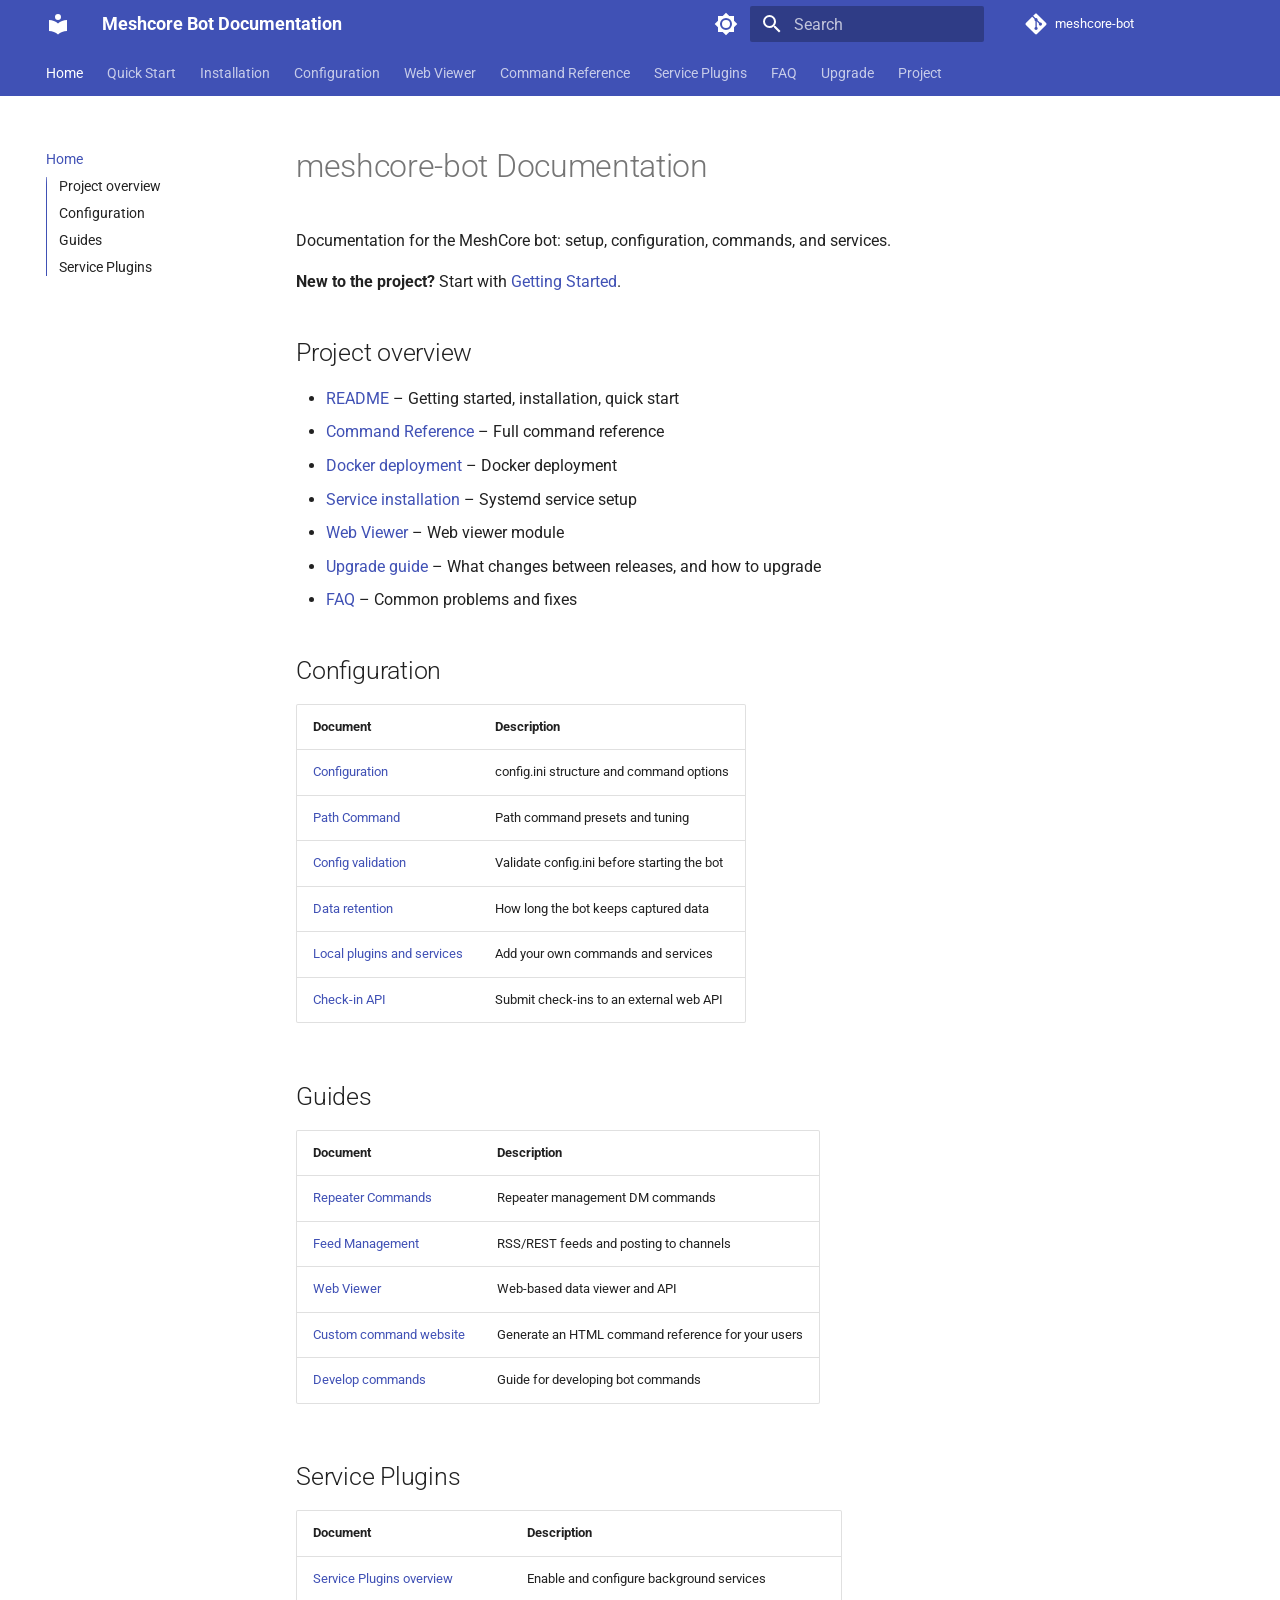
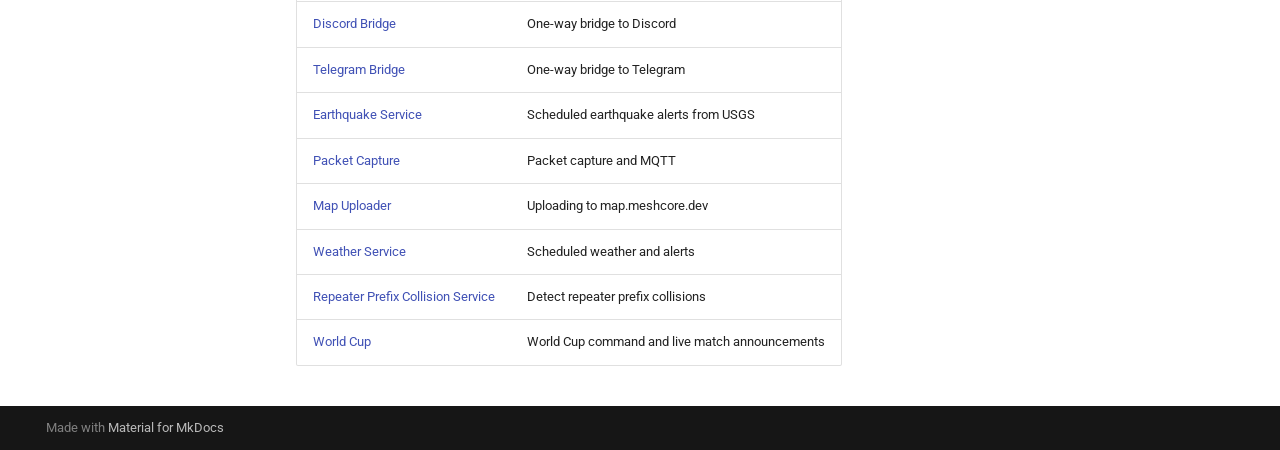
<file: index.html>
<!doctype html>
<html lang="en" class="no-js">
  <head>
    
      <meta charset="utf-8">
      <meta name="viewport" content="width=device-width,initial-scale=1">
      
        <meta name="description" content="Documentation for the MeshCore bot and its services">
      
      
      
        <link rel="canonical" href="https://agessaman.github.io/meshcore-bot/">
      
      
      
        <link rel="next" href="getting-started/">
      
      
        
      
      
      <link rel="icon" href="assets/images/favicon.png">
      <meta name="generator" content="mkdocs-1.6.1, mkdocs-material-9.8.0">
    
    
      
        <title>Meshcore Bot Documentation</title>
      
    
    
      <link rel="stylesheet" href="assets/stylesheets/main.57a0d79d.min.css">
      
        
        <link rel="stylesheet" href="assets/stylesheets/palette.fb2fffe2.min.css">
      
      


    
    
      
    
    
      
        
        
        <link rel="preconnect" href="https://fonts.gstatic.com" crossorigin>
        <link rel="stylesheet" href="https://fonts.googleapis.com/css?family=Roboto:300,300i,400,400i,700,700i%7CRoboto+Mono:400,400i,700,700i&display=fallback">
        <style>:root{--md-text-font:"Roboto";--md-code-font:"Roboto Mono"}</style>
      
    
    
    <script>__md_scope=new URL(".",location),__md_hash=e=>[...e].reduce(((e,_)=>(e<<5)-e+_.charCodeAt(0)),0),__md_get=(e,_=localStorage,t=__md_scope)=>JSON.parse(_.getItem(t.pathname+"."+e)),__md_set=(e,_,t=localStorage,a=__md_scope)=>{try{t.setItem(a.pathname+"."+e,JSON.stringify(_))}catch(e){}}</script>
    
      

    
    
  </head>
  
  
    
    
      
    
    
    
    
    <body dir="ltr" data-md-color-scheme="default" data-md-color-primary="indigo" data-md-color-accent="cyan">
  
    
    <input class="md-toggle" data-md-toggle="drawer" type="checkbox" id="__drawer" autocomplete="off">
    <input class="md-toggle" data-md-toggle="search" type="checkbox" id="__search" autocomplete="off">
    <label class="md-overlay" for="__drawer"></label>
    <div data-md-component="skip">
      
        
        <a href="#meshcore-bot-documentation" class="md-skip">
          Skip to content
        </a>
      
    </div>
    <div data-md-component="announce">
      
    </div>
    
    
      

<header class="md-header" data-md-component="header">
  <nav class="md-header__inner md-grid" aria-label="Header">
    <a href="." title="Meshcore Bot Documentation" class="md-header__button md-logo" aria-label="Meshcore Bot Documentation" data-md-component="logo">
      
  
  <svg xmlns="http://www.w3.org/2000/svg" viewBox="0 0 24 24"><path d="M12 8a3 3 0 0 0 3-3 3 3 0 0 0-3-3 3 3 0 0 0-3 3 3 3 0 0 0 3 3m0 3.54C9.64 9.35 6.5 8 3 8v11c3.5 0 6.64 1.35 9 3.54 2.36-2.19 5.5-3.54 9-3.54V8c-3.5 0-6.64 1.35-9 3.54"/></svg>

    </a>
    <label class="md-header__button md-icon" for="__drawer">
      
      <svg xmlns="http://www.w3.org/2000/svg" viewBox="0 0 24 24"><path d="M3 6h18v2H3zm0 5h18v2H3zm0 5h18v2H3z"/></svg>
    </label>
    <div class="md-header__title" data-md-component="header-title">
      <div class="md-header__ellipsis">
        <div class="md-header__topic">
          <span class="md-ellipsis">
            Meshcore Bot Documentation
          </span>
        </div>
        <div class="md-header__topic" data-md-component="header-topic">
          <span class="md-ellipsis">
            
              Home
            
          </span>
        </div>
      </div>
    </div>
    
      
        <form class="md-header__option" data-md-component="palette">
  
    
    
    
    <input class="md-option" data-md-color-media="" data-md-color-scheme="default" data-md-color-primary="indigo" data-md-color-accent="cyan"  aria-label="Switch to dark mode"  type="radio" name="__palette" id="__palette_0">
    
      <label class="md-header__button md-icon" title="Switch to dark mode" for="__palette_1" hidden>
        <svg xmlns="http://www.w3.org/2000/svg" viewBox="0 0 24 24"><path d="M12 8a4 4 0 0 0-4 4 4 4 0 0 0 4 4 4 4 0 0 0 4-4 4 4 0 0 0-4-4m0 10a6 6 0 0 1-6-6 6 6 0 0 1 6-6 6 6 0 0 1 6 6 6 6 0 0 1-6 6m8-9.31V4h-4.69L12 .69 8.69 4H4v4.69L.69 12 4 15.31V20h4.69L12 23.31 15.31 20H20v-4.69L23.31 12z"/></svg>
      </label>
    
  
    
    
    
    <input class="md-option" data-md-color-media="" data-md-color-scheme="slate" data-md-color-primary="indigo" data-md-color-accent="cyan"  aria-label="Switch to light mode"  type="radio" name="__palette" id="__palette_1">
    
      <label class="md-header__button md-icon" title="Switch to light mode" for="__palette_0" hidden>
        <svg xmlns="http://www.w3.org/2000/svg" viewBox="0 0 24 24"><path d="M12 18c-.89 0-1.74-.2-2.5-.55C11.56 16.5 13 14.42 13 12s-1.44-4.5-3.5-5.45C10.26 6.2 11.11 6 12 6a6 6 0 0 1 6 6 6 6 0 0 1-6 6m8-9.31V4h-4.69L12 .69 8.69 4H4v4.69L.69 12 4 15.31V20h4.69L12 23.31 15.31 20H20v-4.69L23.31 12z"/></svg>
      </label>
    
  
</form>
      
    
    
      <script>var palette=__md_get("__palette");if(palette&&palette.color){if("(prefers-color-scheme)"===palette.color.media){var media=matchMedia("(prefers-color-scheme: light)"),input=document.querySelector(media.matches?"[data-md-color-media='(prefers-color-scheme: light)']":"[data-md-color-media='(prefers-color-scheme: dark)']");palette.color.media=input.getAttribute("data-md-color-media"),palette.color.scheme=input.getAttribute("data-md-color-scheme"),palette.color.primary=input.getAttribute("data-md-color-primary"),palette.color.accent=input.getAttribute("data-md-color-accent")}for(var[key,value]of Object.entries(palette.color))document.body.setAttribute("data-md-color-"+key,value)}</script>
    
    
    
      
      
        <label class="md-header__button md-icon" for="__search">
          
          <svg xmlns="http://www.w3.org/2000/svg" viewBox="0 0 24 24"><path d="M9.5 3A6.5 6.5 0 0 1 16 9.5c0 1.61-.59 3.09-1.56 4.23l.27.27h.79l5 5-1.5 1.5-5-5v-.79l-.27-.27A6.52 6.52 0 0 1 9.5 16 6.5 6.5 0 0 1 3 9.5 6.5 6.5 0 0 1 9.5 3m0 2C7 5 5 7 5 9.5S7 14 9.5 14 14 12 14 9.5 12 5 9.5 5"/></svg>
        </label>
        <div class="md-search" data-md-component="search" role="dialog">
  <label class="md-search__overlay" for="__search"></label>
  <div class="md-search__inner" role="search">
    <form class="md-search__form" name="search">
      <input type="text" class="md-search__input" name="query" aria-label="Search" placeholder="Search" autocapitalize="off" autocorrect="off" autocomplete="off" spellcheck="false" data-md-component="search-query" required>
      <label class="md-search__icon md-icon" for="__search">
        
        <svg xmlns="http://www.w3.org/2000/svg" viewBox="0 0 24 24"><path d="M9.5 3A6.5 6.5 0 0 1 16 9.5c0 1.61-.59 3.09-1.56 4.23l.27.27h.79l5 5-1.5 1.5-5-5v-.79l-.27-.27A6.52 6.52 0 0 1 9.5 16 6.5 6.5 0 0 1 3 9.5 6.5 6.5 0 0 1 9.5 3m0 2C7 5 5 7 5 9.5S7 14 9.5 14 14 12 14 9.5 12 5 9.5 5"/></svg>
        
        <svg xmlns="http://www.w3.org/2000/svg" viewBox="0 0 24 24"><path d="M20 11v2H8l5.5 5.5-1.42 1.42L4.16 12l7.92-7.92L13.5 5.5 8 11z"/></svg>
      </label>
      <nav class="md-search__options" aria-label="Search">
        
        <button type="reset" class="md-search__icon md-icon" title="Clear" aria-label="Clear" tabindex="-1">
          
          <svg xmlns="http://www.w3.org/2000/svg" viewBox="0 0 24 24"><path d="M19 6.41 17.59 5 12 10.59 6.41 5 5 6.41 10.59 12 5 17.59 6.41 19 12 13.41 17.59 19 19 17.59 13.41 12z"/></svg>
        </button>
      </nav>
      
    </form>
    <div class="md-search__output">
      <div class="md-search__scrollwrap" tabindex="0" data-md-scrollfix>
        <div class="md-search-result" data-md-component="search-result">
          <div class="md-search-result__meta">
            Initializing search
          </div>
          <ol class="md-search-result__list" role="presentation"></ol>
        </div>
      </div>
    </div>
  </div>
</div>
      
    
    
      <div class="md-header__source">
        <a href="https://github.com/agessaman/meshcore-bot" title="Go to repository" class="md-source" data-md-component="source">
  <div class="md-source__icon md-icon">
    
    <svg xmlns="http://www.w3.org/2000/svg" viewBox="0 0 448 512"><!--! Font Awesome Free 7.1.0 by @fontawesome - https://fontawesome.com License - https://fontawesome.com/license/free (Icons: CC BY 4.0, Fonts: SIL OFL 1.1, Code: MIT License) Copyright 2025 Fonticons, Inc.--><path d="M439.6 236.1 244 40.5c-5.4-5.5-12.8-8.5-20.4-8.5s-15 3-20.4 8.4L162.5 81l51.5 51.5c27.1-9.1 52.7 16.8 43.4 43.7l49.7 49.7c34.2-11.8 61.2 31 35.5 56.7-26.5 26.5-70.2-2.9-56-37.3L240.3 199v121.9c25.3 12.5 22.3 41.8 9.1 55-6.4 6.4-15.2 10.1-24.3 10.1s-17.8-3.6-24.3-10.1c-17.6-17.6-11.1-46.9 11.2-56v-123c-20.8-8.5-24.6-30.7-18.6-45L142.6 101 8.5 235.1C3 240.6 0 247.9 0 255.5s3 15 8.5 20.4l195.6 195.7c5.4 5.4 12.7 8.4 20.4 8.4s15-3 20.4-8.4l194.7-194.7c5.4-5.4 8.4-12.8 8.4-20.4s-3-15-8.4-20.4"/></svg>
  </div>
  <div class="md-source__repository">
    meshcore-bot
  </div>
</a>
      </div>
    
  </nav>
  
</header>
    
    <div class="md-container" data-md-component="container">
      
      
        
          
            
<nav class="md-tabs" aria-label="Tabs" data-md-component="tabs">
  <div class="md-grid">
    <ul class="md-tabs__list">
      
        
  
  
  
    
  
  
    <li class="md-tabs__item md-tabs__item--active">
      <a href="." class="md-tabs__link">
        
  
  
    
  
  Home

      </a>
    </li>
  

      
        
  
  
  
  
    <li class="md-tabs__item">
      <a href="getting-started/" class="md-tabs__link">
        
  
  
    
  
  Quick Start

      </a>
    </li>
  

      
        
  
  
  
  
    
    
      <li class="md-tabs__item">
        <a href="installation/" class="md-tabs__link">
          
  
  
  Installation

        </a>
      </li>
    
  

      
        
  
  
  
  
    
    
      <li class="md-tabs__item">
        <a href="configuration/" class="md-tabs__link">
          
  
  
  Configuration

        </a>
      </li>
    
  

      
        
  
  
  
  
    <li class="md-tabs__item">
      <a href="web-viewer/" class="md-tabs__link">
        
  
  
    
  
  Web Viewer

      </a>
    </li>
  

      
        
  
  
  
  
    
    
      <li class="md-tabs__item">
        <a href="command-reference/" class="md-tabs__link">
          
  
  
  Command Reference

        </a>
      </li>
    
  

      
        
  
  
  
  
    
    
      <li class="md-tabs__item">
        <a href="service-plugins/" class="md-tabs__link">
          
  
  
  Service Plugins

        </a>
      </li>
    
  

      
        
  
  
  
  
    <li class="md-tabs__item">
      <a href="faq/" class="md-tabs__link">
        
  
  
    
  
  FAQ

      </a>
    </li>
  

      
        
  
  
  
  
    <li class="md-tabs__item">
      <a href="upgrade/" class="md-tabs__link">
        
  
  
    
  
  Upgrade

      </a>
    </li>
  

      
        
  
  
  
  
    
    
      <li class="md-tabs__item">
        <a href="solar-conditions-provenance/" class="md-tabs__link">
          
  
  
  Project

        </a>
      </li>
    
  

      
    </ul>
  </div>
</nav>
          
        
      
      <main class="md-main" data-md-component="main">
        <div class="md-main__inner md-grid">
          
            
              
              <div class="md-sidebar md-sidebar--primary" data-md-component="sidebar" data-md-type="navigation" >
                <div class="md-sidebar__scrollwrap">
                  <div class="md-sidebar__inner">
                    


  


  

<nav class="md-nav md-nav--primary md-nav--lifted md-nav--integrated" aria-label="Navigation" data-md-level="0">
  <label class="md-nav__title" for="__drawer">
    <a href="." title="Meshcore Bot Documentation" class="md-nav__button md-logo" aria-label="Meshcore Bot Documentation" data-md-component="logo">
      
  
  <svg xmlns="http://www.w3.org/2000/svg" viewBox="0 0 24 24"><path d="M12 8a3 3 0 0 0 3-3 3 3 0 0 0-3-3 3 3 0 0 0-3 3 3 3 0 0 0 3 3m0 3.54C9.64 9.35 6.5 8 3 8v11c3.5 0 6.64 1.35 9 3.54 2.36-2.19 5.5-3.54 9-3.54V8c-3.5 0-6.64 1.35-9 3.54"/></svg>

    </a>
    Meshcore Bot Documentation
  </label>
  
    <div class="md-nav__source">
      <a href="https://github.com/agessaman/meshcore-bot" title="Go to repository" class="md-source" data-md-component="source">
  <div class="md-source__icon md-icon">
    
    <svg xmlns="http://www.w3.org/2000/svg" viewBox="0 0 448 512"><!--! Font Awesome Free 7.1.0 by @fontawesome - https://fontawesome.com License - https://fontawesome.com/license/free (Icons: CC BY 4.0, Fonts: SIL OFL 1.1, Code: MIT License) Copyright 2025 Fonticons, Inc.--><path d="M439.6 236.1 244 40.5c-5.4-5.5-12.8-8.5-20.4-8.5s-15 3-20.4 8.4L162.5 81l51.5 51.5c27.1-9.1 52.7 16.8 43.4 43.7l49.7 49.7c34.2-11.8 61.2 31 35.5 56.7-26.5 26.5-70.2-2.9-56-37.3L240.3 199v121.9c25.3 12.5 22.3 41.8 9.1 55-6.4 6.4-15.2 10.1-24.3 10.1s-17.8-3.6-24.3-10.1c-17.6-17.6-11.1-46.9 11.2-56v-123c-20.8-8.5-24.6-30.7-18.6-45L142.6 101 8.5 235.1C3 240.6 0 247.9 0 255.5s3 15 8.5 20.4l195.6 195.7c5.4 5.4 12.7 8.4 20.4 8.4s15-3 20.4-8.4l194.7-194.7c5.4-5.4 8.4-12.8 8.4-20.4s-3-15-8.4-20.4"/></svg>
  </div>
  <div class="md-source__repository">
    meshcore-bot
  </div>
</a>
    </div>
  
  <ul class="md-nav__list" data-md-scrollfix>
    
      
      
  
  
    
  
  
  
    <li class="md-nav__item md-nav__item--active">
      
      <input class="md-nav__toggle md-toggle" type="checkbox" id="__toc">
      
      
        
      
      
        <label class="md-nav__link md-nav__link--active" for="__toc">
          
  
  
  <span class="md-ellipsis">
    
  
    Home
  

    
  </span>
  
  

          <span class="md-nav__icon md-icon"></span>
        </label>
      
      <a href="." class="md-nav__link md-nav__link--active">
        
  
  
  <span class="md-ellipsis">
    
  
    Home
  

    
  </span>
  
  

      </a>
      
        

<nav class="md-nav md-nav--secondary" aria-label="Table of contents">
  
  
  
    
  
  
    <label class="md-nav__title" for="__toc">
      <span class="md-nav__icon md-icon"></span>
      Table of contents
    </label>
    <ul class="md-nav__list" data-md-component="toc" data-md-scrollfix>
      
        <li class="md-nav__item">
  <a href="#project-overview" class="md-nav__link">
    <span class="md-ellipsis">
      
        Project overview
      
    </span>
  </a>
  
</li>
      
        <li class="md-nav__item">
  <a href="#configuration" class="md-nav__link">
    <span class="md-ellipsis">
      
        Configuration
      
    </span>
  </a>
  
</li>
      
        <li class="md-nav__item">
  <a href="#guides" class="md-nav__link">
    <span class="md-ellipsis">
      
        Guides
      
    </span>
  </a>
  
</li>
      
        <li class="md-nav__item">
  <a href="#service-plugins" class="md-nav__link">
    <span class="md-ellipsis">
      
        Service Plugins
      
    </span>
  </a>
  
</li>
      
    </ul>
  
</nav>
      
    </li>
  

    
      
      
  
  
  
  
    <li class="md-nav__item">
      <a href="getting-started/" class="md-nav__link">
        
  
  
  <span class="md-ellipsis">
    
  
    Quick Start
  

    
  </span>
  
  

      </a>
    </li>
  

    
      
      
  
  
  
  
    
    
    
    
      
      
        
      
    
    
    <li class="md-nav__item md-nav__item--nested">
      
        
        
        <input class="md-nav__toggle md-toggle " type="checkbox" id="__nav_3" >
        
          
          <label class="md-nav__link" for="__nav_3" id="__nav_3_label" tabindex="0">
            
  
  
  <span class="md-ellipsis">
    
  
    Installation
  

    
  </span>
  
  

            <span class="md-nav__icon md-icon"></span>
          </label>
        
        <nav class="md-nav" data-md-level="1" aria-labelledby="__nav_3_label" aria-expanded="false">
          <label class="md-nav__title" for="__nav_3">
            <span class="md-nav__icon md-icon"></span>
            
  
    Installation
  

          </label>
          <ul class="md-nav__list" data-md-scrollfix>
            
              
                
  
  
  
  
    <li class="md-nav__item">
      <a href="installation/" class="md-nav__link">
        
  
  
  <span class="md-ellipsis">
    
  
    Overview
  

    
  </span>
  
  

      </a>
    </li>
  

              
            
              
                
  
  
  
  
    <li class="md-nav__item">
      <a href="docker/" class="md-nav__link">
        
  
  
  <span class="md-ellipsis">
    
  
    Docker
  

    
  </span>
  
  

      </a>
    </li>
  

              
            
              
                
  
  
  
  
    <li class="md-nav__item">
      <a href="service-installation/" class="md-nav__link">
        
  
  
  <span class="md-ellipsis">
    
  
    Service
  

    
  </span>
  
  

      </a>
    </li>
  

              
            
          </ul>
        </nav>
      
    </li>
  

    
      
      
  
  
  
  
    
    
    
    
      
      
        
      
    
    
    <li class="md-nav__item md-nav__item--nested">
      
        
        
        <input class="md-nav__toggle md-toggle " type="checkbox" id="__nav_4" >
        
          
          <label class="md-nav__link" for="__nav_4" id="__nav_4_label" tabindex="0">
            
  
  
  <span class="md-ellipsis">
    
  
    Configuration
  

    
  </span>
  
  

            <span class="md-nav__icon md-icon"></span>
          </label>
        
        <nav class="md-nav" data-md-level="1" aria-labelledby="__nav_4_label" aria-expanded="false">
          <label class="md-nav__title" for="__nav_4">
            <span class="md-nav__icon md-icon"></span>
            
  
    Configuration
  

          </label>
          <ul class="md-nav__list" data-md-scrollfix>
            
              
                
  
  
  
  
    <li class="md-nav__item">
      <a href="configuration/" class="md-nav__link">
        
  
  
  <span class="md-ellipsis">
    
  
    Overview
  

    
  </span>
  
  

      </a>
    </li>
  

              
            
              
                
  
  
  
  
    <li class="md-nav__item">
      <a href="data-retention/" class="md-nav__link">
        
  
  
  <span class="md-ellipsis">
    
  
    Data retention
  

    
  </span>
  
  

      </a>
    </li>
  

              
            
              
                
  
  
  
  
    <li class="md-nav__item">
      <a href="local-plugins/" class="md-nav__link">
        
  
  
  <span class="md-ellipsis">
    
  
    Local plugins and services
  

    
  </span>
  
  

      </a>
    </li>
  

              
            
              
                
  
  
  
  
    <li class="md-nav__item">
      <a href="checkin-api/" class="md-nav__link">
        
  
  
  <span class="md-ellipsis">
    
  
    Check-in API
  

    
  </span>
  
  

      </a>
    </li>
  

              
            
              
                
  
  
  
  
    <li class="md-nav__item">
      <a href="path-command-config/" class="md-nav__link">
        
  
  
  <span class="md-ellipsis">
    
  
    Path Command
  

    
  </span>
  
  

      </a>
    </li>
  

              
            
              
                
  
  
  
  
    <li class="md-nav__item">
      <a href="config-validation/" class="md-nav__link">
        
  
  
  <span class="md-ellipsis">
    
  
    Config validation
  

    
  </span>
  
  

      </a>
    </li>
  

              
            
              
                
  
  
  
  
    <li class="md-nav__item">
      <a href="region-warnings/" class="md-nav__link">
        
  
  
  <span class="md-ellipsis">
    
  
    Region warnings
  

    
  </span>
  
  

      </a>
    </li>
  

              
            
          </ul>
        </nav>
      
    </li>
  

    
      
      
  
  
  
  
    <li class="md-nav__item">
      <a href="web-viewer/" class="md-nav__link">
        
  
  
  <span class="md-ellipsis">
    
  
    Web Viewer
  

    
  </span>
  
  

      </a>
    </li>
  

    
      
      
  
  
  
  
    
    
    
    
      
      
        
      
    
    
    <li class="md-nav__item md-nav__item--nested">
      
        
        
        <input class="md-nav__toggle md-toggle " type="checkbox" id="__nav_6" >
        
          
          <label class="md-nav__link" for="__nav_6" id="__nav_6_label" tabindex="0">
            
  
  
  <span class="md-ellipsis">
    
  
    Command Reference
  

    
  </span>
  
  

            <span class="md-nav__icon md-icon"></span>
          </label>
        
        <nav class="md-nav" data-md-level="1" aria-labelledby="__nav_6_label" aria-expanded="false">
          <label class="md-nav__title" for="__nav_6">
            <span class="md-nav__icon md-icon"></span>
            
  
    Command Reference
  

          </label>
          <ul class="md-nav__list" data-md-scrollfix>
            
              
                
  
  
  
  
    <li class="md-nav__item">
      <a href="command-reference/" class="md-nav__link">
        
  
  
  <span class="md-ellipsis">
    
  
    Overview
  

    
  </span>
  
  

      </a>
    </li>
  

              
            
              
                
  
  
  
  
    <li class="md-nav__item">
      <a href="repeater-commands/" class="md-nav__link">
        
  
  
  <span class="md-ellipsis">
    
  
    Repeater Commands
  

    
  </span>
  
  

      </a>
    </li>
  

              
            
              
                
  
  
  
  
    <li class="md-nav__item">
      <a href="command-reference-website/" class="md-nav__link">
        
  
  
  <span class="md-ellipsis">
    
  
    Custom Command Website
  

    
  </span>
  
  

      </a>
    </li>
  

              
            
              
                
  
  
  
  
    <li class="md-nav__item">
      <a href="develop-command-scripts/" class="md-nav__link">
        
  
  
  <span class="md-ellipsis">
    
  
    Developing Commands
  

    
  </span>
  
  

      </a>
    </li>
  

              
            
          </ul>
        </nav>
      
    </li>
  

    
      
      
  
  
  
  
    
    
    
    
      
      
        
      
    
    
    <li class="md-nav__item md-nav__item--nested">
      
        
        
        <input class="md-nav__toggle md-toggle " type="checkbox" id="__nav_7" >
        
          
          <label class="md-nav__link" for="__nav_7" id="__nav_7_label" tabindex="0">
            
  
  
  <span class="md-ellipsis">
    
  
    Service Plugins
  

    
  </span>
  
  

            <span class="md-nav__icon md-icon"></span>
          </label>
        
        <nav class="md-nav" data-md-level="1" aria-labelledby="__nav_7_label" aria-expanded="false">
          <label class="md-nav__title" for="__nav_7">
            <span class="md-nav__icon md-icon"></span>
            
  
    Service Plugins
  

          </label>
          <ul class="md-nav__list" data-md-scrollfix>
            
              
                
  
  
  
  
    <li class="md-nav__item">
      <a href="service-plugins/" class="md-nav__link">
        
  
  
  <span class="md-ellipsis">
    
  
    Overview
  

    
  </span>
  
  

      </a>
    </li>
  

              
            
              
                
  
  
  
  
    <li class="md-nav__item">
      <a href="discord-bridge/" class="md-nav__link">
        
  
  
  <span class="md-ellipsis">
    
  
    Discord Bridge
  

    
  </span>
  
  

      </a>
    </li>
  

              
            
              
                
  
  
  
  
    <li class="md-nav__item">
      <a href="telegram-bridge/" class="md-nav__link">
        
  
  
  <span class="md-ellipsis">
    
  
    Telegram Bridge
  

    
  </span>
  
  

      </a>
    </li>
  

              
            
              
                
  
  
  
  
    <li class="md-nav__item">
      <a href="packet-capture/" class="md-nav__link">
        
  
  
  <span class="md-ellipsis">
    
  
    Packet Capture
  

    
  </span>
  
  

      </a>
    </li>
  

              
            
              
                
  
  
  
  
    <li class="md-nav__item">
      <a href="map-uploader/" class="md-nav__link">
        
  
  
  <span class="md-ellipsis">
    
  
    Map Uploader
  

    
  </span>
  
  

      </a>
    </li>
  

              
            
              
                
  
  
  
  
    <li class="md-nav__item">
      <a href="weather-service/" class="md-nav__link">
        
  
  
  <span class="md-ellipsis">
    
  
    Weather Service
  

    
  </span>
  
  

      </a>
    </li>
  

              
            
              
                
  
  
  
  
    <li class="md-nav__item">
      <a href="earthquake-service/" class="md-nav__link">
        
  
  
  <span class="md-ellipsis">
    
  
    Earthquake Service
  

    
  </span>
  
  

      </a>
    </li>
  

              
            
              
                
  
  
  
  
    <li class="md-nav__item">
      <a href="repeater-prefix-collision-service/" class="md-nav__link">
        
  
  
  <span class="md-ellipsis">
    
  
    Repeater Prefix Collision
  

    
  </span>
  
  

      </a>
    </li>
  

              
            
              
                
  
  
  
  
    <li class="md-nav__item">
      <a href="worldcup/" class="md-nav__link">
        
  
  
  <span class="md-ellipsis">
    
  
    World Cup
  

    
  </span>
  
  

      </a>
    </li>
  

              
            
              
                
  
  
  
  
    <li class="md-nav__item">
      <a href="FEEDS/" class="md-nav__link">
        
  
  
  <span class="md-ellipsis">
    
  
    Feed Management
  

    
  </span>
  
  

      </a>
    </li>
  

              
            
          </ul>
        </nav>
      
    </li>
  

    
      
      
  
  
  
  
    <li class="md-nav__item">
      <a href="faq/" class="md-nav__link">
        
  
  
  <span class="md-ellipsis">
    
  
    FAQ
  

    
  </span>
  
  

      </a>
    </li>
  

    
      
      
  
  
  
  
    <li class="md-nav__item">
      <a href="upgrade/" class="md-nav__link">
        
  
  
  <span class="md-ellipsis">
    
  
    Upgrade
  

    
  </span>
  
  

      </a>
    </li>
  

    
      
      
  
  
  
  
    
    
    
    
      
      
        
      
    
    
    <li class="md-nav__item md-nav__item--nested">
      
        
        
        <input class="md-nav__toggle md-toggle " type="checkbox" id="__nav_10" >
        
          
          <label class="md-nav__link" for="__nav_10" id="__nav_10_label" tabindex="0">
            
  
  
  <span class="md-ellipsis">
    
  
    Project
  

    
  </span>
  
  

            <span class="md-nav__icon md-icon"></span>
          </label>
        
        <nav class="md-nav" data-md-level="1" aria-labelledby="__nav_10_label" aria-expanded="false">
          <label class="md-nav__title" for="__nav_10">
            <span class="md-nav__icon md-icon"></span>
            
  
    Project
  

          </label>
          <ul class="md-nav__list" data-md-scrollfix>
            
              
                
  
  
  
  
    <li class="md-nav__item">
      <a href="solar-conditions-provenance/" class="md-nav__link">
        
  
  
  <span class="md-ellipsis">
    
  
    Solar conditions provenance
  

    
  </span>
  
  

      </a>
    </li>
  

              
            
          </ul>
        </nav>
      
    </li>
  

    
  </ul>
</nav>
                  </div>
                </div>
              </div>
            
            
          
          
            <div class="md-content" data-md-component="content">
              
              <article class="md-content__inner md-typeset">
                
                  


  
  


<h1 id="meshcore-bot-documentation">meshcore-bot Documentation</h1>
<p>Documentation for the MeshCore bot: setup, configuration, commands, and services.</p>
<p><strong>New to the project?</strong> Start with <a href="getting-started/">Getting Started</a>.</p>
<h2 id="project-overview">Project overview</h2>
<ul>
<li><a href="https://github.com/agessaman/meshcore-bot/blob/main/README.md">README</a> – Getting started, installation, quick start</li>
<li><a href="command-reference/">Command Reference</a> – Full command reference</li>
<li><a href="docker/">Docker deployment</a> – Docker deployment</li>
<li><a href="service-installation/">Service installation</a> – Systemd service setup</li>
<li><a href="web-viewer/">Web Viewer</a> – Web viewer module</li>
<li><a href="upgrade/">Upgrade guide</a> – What changes between releases, and how to upgrade</li>
<li><a href="faq/">FAQ</a> – Common problems and fixes</li>
</ul>
<h2 id="configuration">Configuration</h2>
<table>
<thead>
<tr>
<th>Document</th>
<th>Description</th>
</tr>
</thead>
<tbody>
<tr>
<td><a href="configuration/">Configuration</a></td>
<td>config.ini structure and command options</td>
</tr>
<tr>
<td><a href="path-command-config/">Path Command</a></td>
<td>Path command presets and tuning</td>
</tr>
<tr>
<td><a href="config-validation/">Config validation</a></td>
<td>Validate config.ini before starting the bot</td>
</tr>
<tr>
<td><a href="data-retention/">Data retention</a></td>
<td>How long the bot keeps captured data</td>
</tr>
<tr>
<td><a href="local-plugins/">Local plugins and services</a></td>
<td>Add your own commands and services</td>
</tr>
<tr>
<td><a href="checkin-api/">Check-in API</a></td>
<td>Submit check-ins to an external web API</td>
</tr>
</tbody>
</table>
<h2 id="guides">Guides</h2>
<table>
<thead>
<tr>
<th>Document</th>
<th>Description</th>
</tr>
</thead>
<tbody>
<tr>
<td><a href="repeater-commands/">Repeater Commands</a></td>
<td>Repeater management DM commands</td>
</tr>
<tr>
<td><a href="FEEDS/">Feed Management</a></td>
<td>RSS/REST feeds and posting to channels</td>
</tr>
<tr>
<td><a href="web-viewer/">Web Viewer</a></td>
<td>Web-based data viewer and API</td>
</tr>
<tr>
<td><a href="command-reference-website/">Custom command website</a></td>
<td>Generate an HTML command reference for your users</td>
</tr>
<tr>
<td><a href="develop-command-scripts/">Develop commands</a></td>
<td>Guide for developing bot commands</td>
</tr>
</tbody>
</table>
<h2 id="service-plugins">Service Plugins</h2>
<table>
<thead>
<tr>
<th>Document</th>
<th>Description</th>
</tr>
</thead>
<tbody>
<tr>
<td><a href="service-plugins/">Service Plugins overview</a></td>
<td>Enable and configure background services</td>
</tr>
<tr>
<td><a href="discord-bridge/">Discord Bridge</a></td>
<td>One-way bridge to Discord</td>
</tr>
<tr>
<td><a href="telegram-bridge/">Telegram Bridge</a></td>
<td>One-way bridge to Telegram</td>
</tr>
<tr>
<td><a href="earthquake-service/">Earthquake Service</a></td>
<td>Scheduled earthquake alerts from USGS</td>
</tr>
<tr>
<td><a href="packet-capture/">Packet Capture</a></td>
<td>Packet capture and MQTT</td>
</tr>
<tr>
<td><a href="map-uploader/">Map Uploader</a></td>
<td>Uploading to map.meshcore.dev</td>
</tr>
<tr>
<td><a href="weather-service/">Weather Service</a></td>
<td>Scheduled weather and alerts</td>
</tr>
<tr>
<td><a href="repeater-prefix-collision-service/">Repeater Prefix Collision Service</a></td>
<td>Detect repeater prefix collisions</td>
</tr>
<tr>
<td><a href="worldcup/">World Cup</a></td>
<td>World Cup command and live match announcements</td>
</tr>
</tbody>
</table>












                
              </article>
            </div>
          
          
<script>var target=document.getElementById(location.hash.slice(1));target&&target.name&&(target.checked=target.name.startsWith("__tabbed_"))</script>
        </div>
        
      </main>
      
        <footer class="md-footer">
  
  <div class="md-footer-meta md-typeset">
    <div class="md-footer-meta__inner md-grid">
      <div class="md-copyright">
  
  
    Made with
    <a href="https://squidfunk.github.io/mkdocs-material/" target="_blank" rel="noopener">
      Material for MkDocs
    </a>
  
</div>
      
    </div>
  </div>
</footer>
      
    </div>
    <div class="md-dialog" data-md-component="dialog">
      <div class="md-dialog__inner md-typeset"></div>
    </div>
    
    
    
      
      
      <script id="__config" type="application/json">{"annotate": null, "base": ".", "features": ["navigation.instant", "navigation.tracking", "navigation.tabs", "navigation.sections", "toc.integrate", "content.code.copy"], "search": "assets/javascripts/workers/search.a7633da7.min.js", "tags": null, "translations": {"clipboard.copied": "Copied to clipboard", "clipboard.copy": "Copy to clipboard", "search.result.more.one": "1 more on this page", "search.result.more.other": "# more on this page", "search.result.none": "No matching documents", "search.result.one": "1 matching document", "search.result.other": "# matching documents", "search.result.placeholder": "Type to start searching", "search.result.term.missing": "Missing", "select.version": "Select version"}, "version": null}</script>
    
    
      <script src="assets/javascripts/bundle.c21346df.min.js"></script>
      
    
  </body>
</html>
</file>
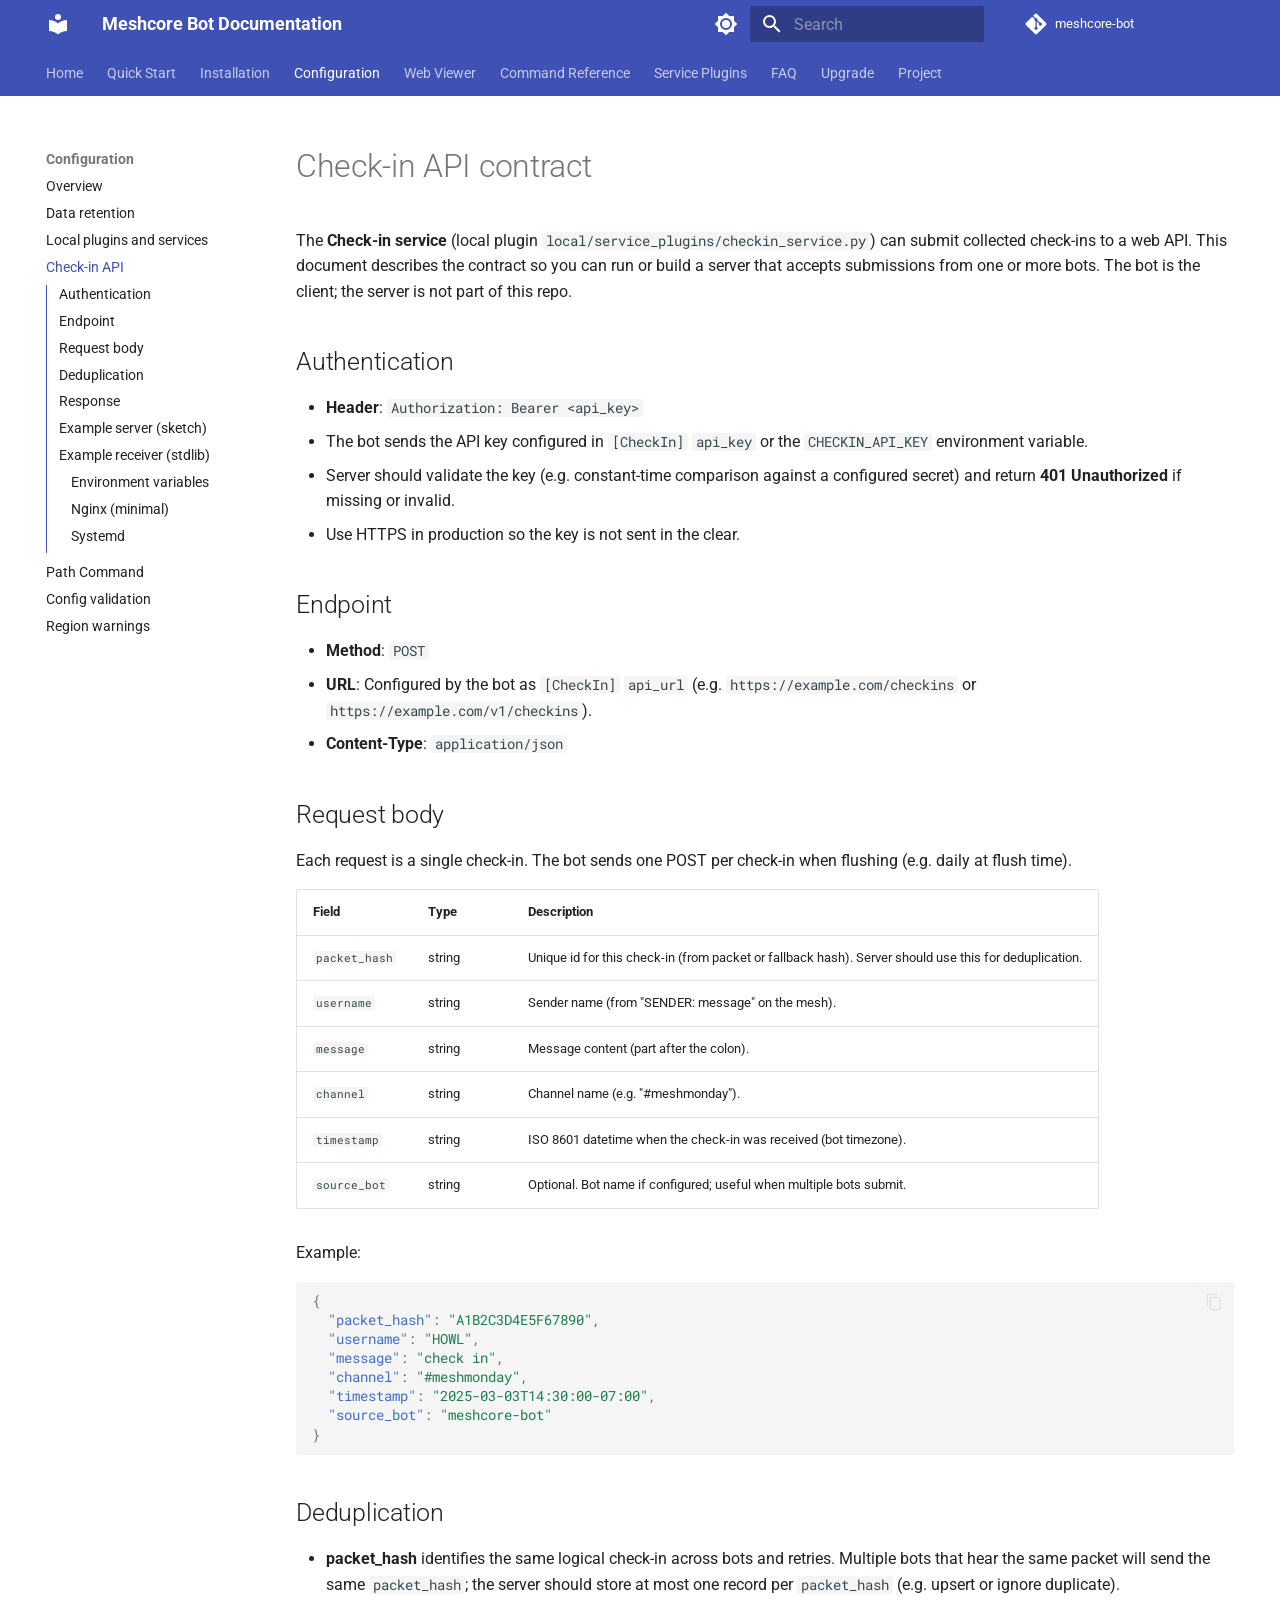
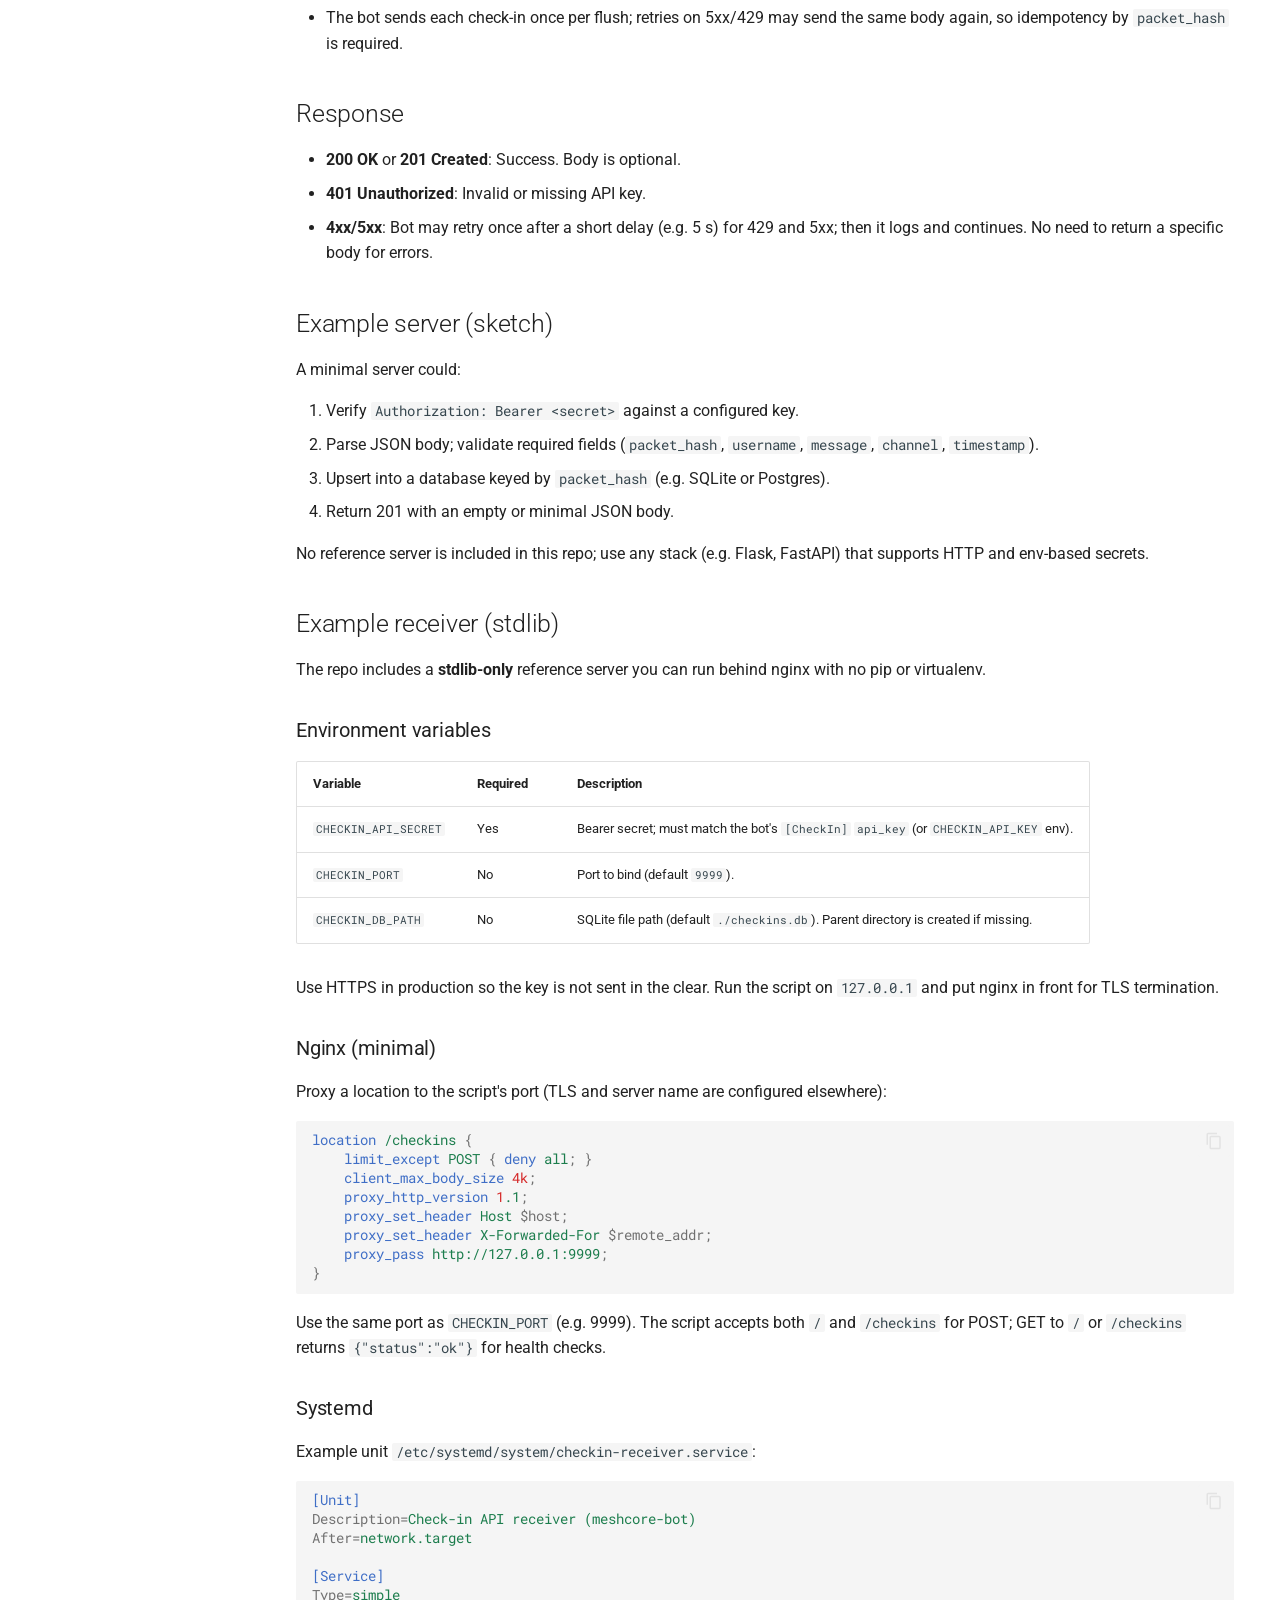
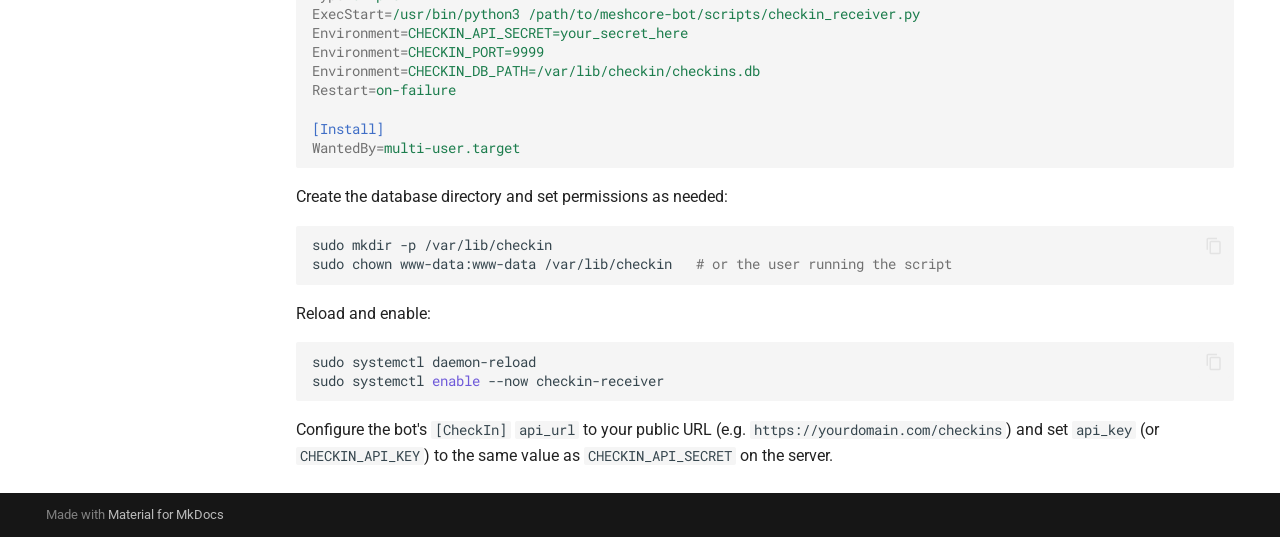
<file: checkin-api/index.html>
<!doctype html>
<html lang="en" class="no-js">
  <head>
    
      <meta charset="utf-8">
      <meta name="viewport" content="width=device-width,initial-scale=1">
      
        <meta name="description" content="Documentation for the MeshCore bot and its services">
      
      
      
        <link rel="canonical" href="https://agessaman.github.io/meshcore-bot/checkin-api/">
      
      
        <link rel="prev" href="../local-plugins/">
      
      
        <link rel="next" href="../path-command-config/">
      
      
        
      
      
      <link rel="icon" href="../assets/images/favicon.png">
      <meta name="generator" content="mkdocs-1.6.1, mkdocs-material-9.8.0">
    
    
      
        <title>Check-in API - Meshcore Bot Documentation</title>
      
    
    
      <link rel="stylesheet" href="../assets/stylesheets/main.57a0d79d.min.css">
      
        
        <link rel="stylesheet" href="../assets/stylesheets/palette.fb2fffe2.min.css">
      
      


    
    
      
    
    
      
        
        
        <link rel="preconnect" href="https://fonts.gstatic.com" crossorigin>
        <link rel="stylesheet" href="https://fonts.googleapis.com/css?family=Roboto:300,300i,400,400i,700,700i%7CRoboto+Mono:400,400i,700,700i&display=fallback">
        <style>:root{--md-text-font:"Roboto";--md-code-font:"Roboto Mono"}</style>
      
    
    
    <script>__md_scope=new URL("..",location),__md_hash=e=>[...e].reduce(((e,_)=>(e<<5)-e+_.charCodeAt(0)),0),__md_get=(e,_=localStorage,t=__md_scope)=>JSON.parse(_.getItem(t.pathname+"."+e)),__md_set=(e,_,t=localStorage,a=__md_scope)=>{try{t.setItem(a.pathname+"."+e,JSON.stringify(_))}catch(e){}}</script>
    
      

    
    
  </head>
  
  
    
    
      
    
    
    
    
    <body dir="ltr" data-md-color-scheme="default" data-md-color-primary="indigo" data-md-color-accent="cyan">
  
    
    <input class="md-toggle" data-md-toggle="drawer" type="checkbox" id="__drawer" autocomplete="off">
    <input class="md-toggle" data-md-toggle="search" type="checkbox" id="__search" autocomplete="off">
    <label class="md-overlay" for="__drawer"></label>
    <div data-md-component="skip">
      
        
        <a href="#check-in-api-contract" class="md-skip">
          Skip to content
        </a>
      
    </div>
    <div data-md-component="announce">
      
    </div>
    
    
      

<header class="md-header" data-md-component="header">
  <nav class="md-header__inner md-grid" aria-label="Header">
    <a href=".." title="Meshcore Bot Documentation" class="md-header__button md-logo" aria-label="Meshcore Bot Documentation" data-md-component="logo">
      
  
  <svg xmlns="http://www.w3.org/2000/svg" viewBox="0 0 24 24"><path d="M12 8a3 3 0 0 0 3-3 3 3 0 0 0-3-3 3 3 0 0 0-3 3 3 3 0 0 0 3 3m0 3.54C9.64 9.35 6.5 8 3 8v11c3.5 0 6.64 1.35 9 3.54 2.36-2.19 5.5-3.54 9-3.54V8c-3.5 0-6.64 1.35-9 3.54"/></svg>

    </a>
    <label class="md-header__button md-icon" for="__drawer">
      
      <svg xmlns="http://www.w3.org/2000/svg" viewBox="0 0 24 24"><path d="M3 6h18v2H3zm0 5h18v2H3zm0 5h18v2H3z"/></svg>
    </label>
    <div class="md-header__title" data-md-component="header-title">
      <div class="md-header__ellipsis">
        <div class="md-header__topic">
          <span class="md-ellipsis">
            Meshcore Bot Documentation
          </span>
        </div>
        <div class="md-header__topic" data-md-component="header-topic">
          <span class="md-ellipsis">
            
              Check-in API
            
          </span>
        </div>
      </div>
    </div>
    
      
        <form class="md-header__option" data-md-component="palette">
  
    
    
    
    <input class="md-option" data-md-color-media="" data-md-color-scheme="default" data-md-color-primary="indigo" data-md-color-accent="cyan"  aria-label="Switch to dark mode"  type="radio" name="__palette" id="__palette_0">
    
      <label class="md-header__button md-icon" title="Switch to dark mode" for="__palette_1" hidden>
        <svg xmlns="http://www.w3.org/2000/svg" viewBox="0 0 24 24"><path d="M12 8a4 4 0 0 0-4 4 4 4 0 0 0 4 4 4 4 0 0 0 4-4 4 4 0 0 0-4-4m0 10a6 6 0 0 1-6-6 6 6 0 0 1 6-6 6 6 0 0 1 6 6 6 6 0 0 1-6 6m8-9.31V4h-4.69L12 .69 8.69 4H4v4.69L.69 12 4 15.31V20h4.69L12 23.31 15.31 20H20v-4.69L23.31 12z"/></svg>
      </label>
    
  
    
    
    
    <input class="md-option" data-md-color-media="" data-md-color-scheme="slate" data-md-color-primary="indigo" data-md-color-accent="cyan"  aria-label="Switch to light mode"  type="radio" name="__palette" id="__palette_1">
    
      <label class="md-header__button md-icon" title="Switch to light mode" for="__palette_0" hidden>
        <svg xmlns="http://www.w3.org/2000/svg" viewBox="0 0 24 24"><path d="M12 18c-.89 0-1.74-.2-2.5-.55C11.56 16.5 13 14.42 13 12s-1.44-4.5-3.5-5.45C10.26 6.2 11.11 6 12 6a6 6 0 0 1 6 6 6 6 0 0 1-6 6m8-9.31V4h-4.69L12 .69 8.69 4H4v4.69L.69 12 4 15.31V20h4.69L12 23.31 15.31 20H20v-4.69L23.31 12z"/></svg>
      </label>
    
  
</form>
      
    
    
      <script>var palette=__md_get("__palette");if(palette&&palette.color){if("(prefers-color-scheme)"===palette.color.media){var media=matchMedia("(prefers-color-scheme: light)"),input=document.querySelector(media.matches?"[data-md-color-media='(prefers-color-scheme: light)']":"[data-md-color-media='(prefers-color-scheme: dark)']");palette.color.media=input.getAttribute("data-md-color-media"),palette.color.scheme=input.getAttribute("data-md-color-scheme"),palette.color.primary=input.getAttribute("data-md-color-primary"),palette.color.accent=input.getAttribute("data-md-color-accent")}for(var[key,value]of Object.entries(palette.color))document.body.setAttribute("data-md-color-"+key,value)}</script>
    
    
    
      
      
        <label class="md-header__button md-icon" for="__search">
          
          <svg xmlns="http://www.w3.org/2000/svg" viewBox="0 0 24 24"><path d="M9.5 3A6.5 6.5 0 0 1 16 9.5c0 1.61-.59 3.09-1.56 4.23l.27.27h.79l5 5-1.5 1.5-5-5v-.79l-.27-.27A6.52 6.52 0 0 1 9.5 16 6.5 6.5 0 0 1 3 9.5 6.5 6.5 0 0 1 9.5 3m0 2C7 5 5 7 5 9.5S7 14 9.5 14 14 12 14 9.5 12 5 9.5 5"/></svg>
        </label>
        <div class="md-search" data-md-component="search" role="dialog">
  <label class="md-search__overlay" for="__search"></label>
  <div class="md-search__inner" role="search">
    <form class="md-search__form" name="search">
      <input type="text" class="md-search__input" name="query" aria-label="Search" placeholder="Search" autocapitalize="off" autocorrect="off" autocomplete="off" spellcheck="false" data-md-component="search-query" required>
      <label class="md-search__icon md-icon" for="__search">
        
        <svg xmlns="http://www.w3.org/2000/svg" viewBox="0 0 24 24"><path d="M9.5 3A6.5 6.5 0 0 1 16 9.5c0 1.61-.59 3.09-1.56 4.23l.27.27h.79l5 5-1.5 1.5-5-5v-.79l-.27-.27A6.52 6.52 0 0 1 9.5 16 6.5 6.5 0 0 1 3 9.5 6.5 6.5 0 0 1 9.5 3m0 2C7 5 5 7 5 9.5S7 14 9.5 14 14 12 14 9.5 12 5 9.5 5"/></svg>
        
        <svg xmlns="http://www.w3.org/2000/svg" viewBox="0 0 24 24"><path d="M20 11v2H8l5.5 5.5-1.42 1.42L4.16 12l7.92-7.92L13.5 5.5 8 11z"/></svg>
      </label>
      <nav class="md-search__options" aria-label="Search">
        
        <button type="reset" class="md-search__icon md-icon" title="Clear" aria-label="Clear" tabindex="-1">
          
          <svg xmlns="http://www.w3.org/2000/svg" viewBox="0 0 24 24"><path d="M19 6.41 17.59 5 12 10.59 6.41 5 5 6.41 10.59 12 5 17.59 6.41 19 12 13.41 17.59 19 19 17.59 13.41 12z"/></svg>
        </button>
      </nav>
      
    </form>
    <div class="md-search__output">
      <div class="md-search__scrollwrap" tabindex="0" data-md-scrollfix>
        <div class="md-search-result" data-md-component="search-result">
          <div class="md-search-result__meta">
            Initializing search
          </div>
          <ol class="md-search-result__list" role="presentation"></ol>
        </div>
      </div>
    </div>
  </div>
</div>
      
    
    
      <div class="md-header__source">
        <a href="https://github.com/agessaman/meshcore-bot" title="Go to repository" class="md-source" data-md-component="source">
  <div class="md-source__icon md-icon">
    
    <svg xmlns="http://www.w3.org/2000/svg" viewBox="0 0 448 512"><!--! Font Awesome Free 7.1.0 by @fontawesome - https://fontawesome.com License - https://fontawesome.com/license/free (Icons: CC BY 4.0, Fonts: SIL OFL 1.1, Code: MIT License) Copyright 2025 Fonticons, Inc.--><path d="M439.6 236.1 244 40.5c-5.4-5.5-12.8-8.5-20.4-8.5s-15 3-20.4 8.4L162.5 81l51.5 51.5c27.1-9.1 52.7 16.8 43.4 43.7l49.7 49.7c34.2-11.8 61.2 31 35.5 56.7-26.5 26.5-70.2-2.9-56-37.3L240.3 199v121.9c25.3 12.5 22.3 41.8 9.1 55-6.4 6.4-15.2 10.1-24.3 10.1s-17.8-3.6-24.3-10.1c-17.6-17.6-11.1-46.9 11.2-56v-123c-20.8-8.5-24.6-30.7-18.6-45L142.6 101 8.5 235.1C3 240.6 0 247.9 0 255.5s3 15 8.5 20.4l195.6 195.7c5.4 5.4 12.7 8.4 20.4 8.4s15-3 20.4-8.4l194.7-194.7c5.4-5.4 8.4-12.8 8.4-20.4s-3-15-8.4-20.4"/></svg>
  </div>
  <div class="md-source__repository">
    meshcore-bot
  </div>
</a>
      </div>
    
  </nav>
  
</header>
    
    <div class="md-container" data-md-component="container">
      
      
        
          
            
<nav class="md-tabs" aria-label="Tabs" data-md-component="tabs">
  <div class="md-grid">
    <ul class="md-tabs__list">
      
        
  
  
  
  
    <li class="md-tabs__item">
      <a href=".." class="md-tabs__link">
        
  
  
    
  
  Home

      </a>
    </li>
  

      
        
  
  
  
  
    <li class="md-tabs__item">
      <a href="../getting-started/" class="md-tabs__link">
        
  
  
    
  
  Quick Start

      </a>
    </li>
  

      
        
  
  
  
  
    
    
      <li class="md-tabs__item">
        <a href="../installation/" class="md-tabs__link">
          
  
  
  Installation

        </a>
      </li>
    
  

      
        
  
  
  
    
  
  
    
    
      <li class="md-tabs__item md-tabs__item--active">
        <a href="../configuration/" class="md-tabs__link">
          
  
  
  Configuration

        </a>
      </li>
    
  

      
        
  
  
  
  
    <li class="md-tabs__item">
      <a href="../web-viewer/" class="md-tabs__link">
        
  
  
    
  
  Web Viewer

      </a>
    </li>
  

      
        
  
  
  
  
    
    
      <li class="md-tabs__item">
        <a href="../command-reference/" class="md-tabs__link">
          
  
  
  Command Reference

        </a>
      </li>
    
  

      
        
  
  
  
  
    
    
      <li class="md-tabs__item">
        <a href="../service-plugins/" class="md-tabs__link">
          
  
  
  Service Plugins

        </a>
      </li>
    
  

      
        
  
  
  
  
    <li class="md-tabs__item">
      <a href="../faq/" class="md-tabs__link">
        
  
  
    
  
  FAQ

      </a>
    </li>
  

      
        
  
  
  
  
    <li class="md-tabs__item">
      <a href="../upgrade/" class="md-tabs__link">
        
  
  
    
  
  Upgrade

      </a>
    </li>
  

      
        
  
  
  
  
    
    
      <li class="md-tabs__item">
        <a href="../solar-conditions-provenance/" class="md-tabs__link">
          
  
  
  Project

        </a>
      </li>
    
  

      
    </ul>
  </div>
</nav>
          
        
      
      <main class="md-main" data-md-component="main">
        <div class="md-main__inner md-grid">
          
            
              
              <div class="md-sidebar md-sidebar--primary" data-md-component="sidebar" data-md-type="navigation" >
                <div class="md-sidebar__scrollwrap">
                  <div class="md-sidebar__inner">
                    


  


  

<nav class="md-nav md-nav--primary md-nav--lifted md-nav--integrated" aria-label="Navigation" data-md-level="0">
  <label class="md-nav__title" for="__drawer">
    <a href=".." title="Meshcore Bot Documentation" class="md-nav__button md-logo" aria-label="Meshcore Bot Documentation" data-md-component="logo">
      
  
  <svg xmlns="http://www.w3.org/2000/svg" viewBox="0 0 24 24"><path d="M12 8a3 3 0 0 0 3-3 3 3 0 0 0-3-3 3 3 0 0 0-3 3 3 3 0 0 0 3 3m0 3.54C9.64 9.35 6.5 8 3 8v11c3.5 0 6.64 1.35 9 3.54 2.36-2.19 5.5-3.54 9-3.54V8c-3.5 0-6.64 1.35-9 3.54"/></svg>

    </a>
    Meshcore Bot Documentation
  </label>
  
    <div class="md-nav__source">
      <a href="https://github.com/agessaman/meshcore-bot" title="Go to repository" class="md-source" data-md-component="source">
  <div class="md-source__icon md-icon">
    
    <svg xmlns="http://www.w3.org/2000/svg" viewBox="0 0 448 512"><!--! Font Awesome Free 7.1.0 by @fontawesome - https://fontawesome.com License - https://fontawesome.com/license/free (Icons: CC BY 4.0, Fonts: SIL OFL 1.1, Code: MIT License) Copyright 2025 Fonticons, Inc.--><path d="M439.6 236.1 244 40.5c-5.4-5.5-12.8-8.5-20.4-8.5s-15 3-20.4 8.4L162.5 81l51.5 51.5c27.1-9.1 52.7 16.8 43.4 43.7l49.7 49.7c34.2-11.8 61.2 31 35.5 56.7-26.5 26.5-70.2-2.9-56-37.3L240.3 199v121.9c25.3 12.5 22.3 41.8 9.1 55-6.4 6.4-15.2 10.1-24.3 10.1s-17.8-3.6-24.3-10.1c-17.6-17.6-11.1-46.9 11.2-56v-123c-20.8-8.5-24.6-30.7-18.6-45L142.6 101 8.5 235.1C3 240.6 0 247.9 0 255.5s3 15 8.5 20.4l195.6 195.7c5.4 5.4 12.7 8.4 20.4 8.4s15-3 20.4-8.4l194.7-194.7c5.4-5.4 8.4-12.8 8.4-20.4s-3-15-8.4-20.4"/></svg>
  </div>
  <div class="md-source__repository">
    meshcore-bot
  </div>
</a>
    </div>
  
  <ul class="md-nav__list" data-md-scrollfix>
    
      
      
  
  
  
  
    <li class="md-nav__item">
      <a href=".." class="md-nav__link">
        
  
  
  <span class="md-ellipsis">
    
  
    Home
  

    
  </span>
  
  

      </a>
    </li>
  

    
      
      
  
  
  
  
    <li class="md-nav__item">
      <a href="../getting-started/" class="md-nav__link">
        
  
  
  <span class="md-ellipsis">
    
  
    Quick Start
  

    
  </span>
  
  

      </a>
    </li>
  

    
      
      
  
  
  
  
    
    
    
    
      
      
        
      
    
    
    <li class="md-nav__item md-nav__item--nested">
      
        
        
        <input class="md-nav__toggle md-toggle " type="checkbox" id="__nav_3" >
        
          
          <label class="md-nav__link" for="__nav_3" id="__nav_3_label" tabindex="0">
            
  
  
  <span class="md-ellipsis">
    
  
    Installation
  

    
  </span>
  
  

            <span class="md-nav__icon md-icon"></span>
          </label>
        
        <nav class="md-nav" data-md-level="1" aria-labelledby="__nav_3_label" aria-expanded="false">
          <label class="md-nav__title" for="__nav_3">
            <span class="md-nav__icon md-icon"></span>
            
  
    Installation
  

          </label>
          <ul class="md-nav__list" data-md-scrollfix>
            
              
                
  
  
  
  
    <li class="md-nav__item">
      <a href="../installation/" class="md-nav__link">
        
  
  
  <span class="md-ellipsis">
    
  
    Overview
  

    
  </span>
  
  

      </a>
    </li>
  

              
            
              
                
  
  
  
  
    <li class="md-nav__item">
      <a href="../docker/" class="md-nav__link">
        
  
  
  <span class="md-ellipsis">
    
  
    Docker
  

    
  </span>
  
  

      </a>
    </li>
  

              
            
              
                
  
  
  
  
    <li class="md-nav__item">
      <a href="../service-installation/" class="md-nav__link">
        
  
  
  <span class="md-ellipsis">
    
  
    Service
  

    
  </span>
  
  

      </a>
    </li>
  

              
            
          </ul>
        </nav>
      
    </li>
  

    
      
      
  
  
    
  
  
  
    
    
    
    
      
        
        
      
      
        
      
    
    
    <li class="md-nav__item md-nav__item--active md-nav__item--section md-nav__item--nested">
      
        
        
        <input class="md-nav__toggle md-toggle " type="checkbox" id="__nav_4" checked>
        
          
          <label class="md-nav__link" for="__nav_4" id="__nav_4_label" tabindex="">
            
  
  
  <span class="md-ellipsis">
    
  
    Configuration
  

    
  </span>
  
  

            <span class="md-nav__icon md-icon"></span>
          </label>
        
        <nav class="md-nav" data-md-level="1" aria-labelledby="__nav_4_label" aria-expanded="true">
          <label class="md-nav__title" for="__nav_4">
            <span class="md-nav__icon md-icon"></span>
            
  
    Configuration
  

          </label>
          <ul class="md-nav__list" data-md-scrollfix>
            
              
                
  
  
  
  
    <li class="md-nav__item">
      <a href="../configuration/" class="md-nav__link">
        
  
  
  <span class="md-ellipsis">
    
  
    Overview
  

    
  </span>
  
  

      </a>
    </li>
  

              
            
              
                
  
  
  
  
    <li class="md-nav__item">
      <a href="../data-retention/" class="md-nav__link">
        
  
  
  <span class="md-ellipsis">
    
  
    Data retention
  

    
  </span>
  
  

      </a>
    </li>
  

              
            
              
                
  
  
  
  
    <li class="md-nav__item">
      <a href="../local-plugins/" class="md-nav__link">
        
  
  
  <span class="md-ellipsis">
    
  
    Local plugins and services
  

    
  </span>
  
  

      </a>
    </li>
  

              
            
              
                
  
  
    
  
  
  
    <li class="md-nav__item md-nav__item--active">
      
      <input class="md-nav__toggle md-toggle" type="checkbox" id="__toc">
      
      
        
      
      
        <label class="md-nav__link md-nav__link--active" for="__toc">
          
  
  
  <span class="md-ellipsis">
    
  
    Check-in API
  

    
  </span>
  
  

          <span class="md-nav__icon md-icon"></span>
        </label>
      
      <a href="./" class="md-nav__link md-nav__link--active">
        
  
  
  <span class="md-ellipsis">
    
  
    Check-in API
  

    
  </span>
  
  

      </a>
      
        

<nav class="md-nav md-nav--secondary" aria-label="Table of contents">
  
  
  
    
  
  
    <label class="md-nav__title" for="__toc">
      <span class="md-nav__icon md-icon"></span>
      Table of contents
    </label>
    <ul class="md-nav__list" data-md-component="toc" data-md-scrollfix>
      
        <li class="md-nav__item">
  <a href="#authentication" class="md-nav__link">
    <span class="md-ellipsis">
      
        Authentication
      
    </span>
  </a>
  
</li>
      
        <li class="md-nav__item">
  <a href="#endpoint" class="md-nav__link">
    <span class="md-ellipsis">
      
        Endpoint
      
    </span>
  </a>
  
</li>
      
        <li class="md-nav__item">
  <a href="#request-body" class="md-nav__link">
    <span class="md-ellipsis">
      
        Request body
      
    </span>
  </a>
  
</li>
      
        <li class="md-nav__item">
  <a href="#deduplication" class="md-nav__link">
    <span class="md-ellipsis">
      
        Deduplication
      
    </span>
  </a>
  
</li>
      
        <li class="md-nav__item">
  <a href="#response" class="md-nav__link">
    <span class="md-ellipsis">
      
        Response
      
    </span>
  </a>
  
</li>
      
        <li class="md-nav__item">
  <a href="#example-server-sketch" class="md-nav__link">
    <span class="md-ellipsis">
      
        Example server (sketch)
      
    </span>
  </a>
  
</li>
      
        <li class="md-nav__item">
  <a href="#example-receiver-stdlib" class="md-nav__link">
    <span class="md-ellipsis">
      
        Example receiver (stdlib)
      
    </span>
  </a>
  
    <nav class="md-nav" aria-label="Example receiver (stdlib)">
      <ul class="md-nav__list">
        
          <li class="md-nav__item">
  <a href="#environment-variables" class="md-nav__link">
    <span class="md-ellipsis">
      
        Environment variables
      
    </span>
  </a>
  
</li>
        
          <li class="md-nav__item">
  <a href="#nginx-minimal" class="md-nav__link">
    <span class="md-ellipsis">
      
        Nginx (minimal)
      
    </span>
  </a>
  
</li>
        
          <li class="md-nav__item">
  <a href="#systemd" class="md-nav__link">
    <span class="md-ellipsis">
      
        Systemd
      
    </span>
  </a>
  
</li>
        
      </ul>
    </nav>
  
</li>
      
    </ul>
  
</nav>
      
    </li>
  

              
            
              
                
  
  
  
  
    <li class="md-nav__item">
      <a href="../path-command-config/" class="md-nav__link">
        
  
  
  <span class="md-ellipsis">
    
  
    Path Command
  

    
  </span>
  
  

      </a>
    </li>
  

              
            
              
                
  
  
  
  
    <li class="md-nav__item">
      <a href="../config-validation/" class="md-nav__link">
        
  
  
  <span class="md-ellipsis">
    
  
    Config validation
  

    
  </span>
  
  

      </a>
    </li>
  

              
            
              
                
  
  
  
  
    <li class="md-nav__item">
      <a href="../region-warnings/" class="md-nav__link">
        
  
  
  <span class="md-ellipsis">
    
  
    Region warnings
  

    
  </span>
  
  

      </a>
    </li>
  

              
            
          </ul>
        </nav>
      
    </li>
  

    
      
      
  
  
  
  
    <li class="md-nav__item">
      <a href="../web-viewer/" class="md-nav__link">
        
  
  
  <span class="md-ellipsis">
    
  
    Web Viewer
  

    
  </span>
  
  

      </a>
    </li>
  

    
      
      
  
  
  
  
    
    
    
    
      
      
        
      
    
    
    <li class="md-nav__item md-nav__item--nested">
      
        
        
        <input class="md-nav__toggle md-toggle " type="checkbox" id="__nav_6" >
        
          
          <label class="md-nav__link" for="__nav_6" id="__nav_6_label" tabindex="0">
            
  
  
  <span class="md-ellipsis">
    
  
    Command Reference
  

    
  </span>
  
  

            <span class="md-nav__icon md-icon"></span>
          </label>
        
        <nav class="md-nav" data-md-level="1" aria-labelledby="__nav_6_label" aria-expanded="false">
          <label class="md-nav__title" for="__nav_6">
            <span class="md-nav__icon md-icon"></span>
            
  
    Command Reference
  

          </label>
          <ul class="md-nav__list" data-md-scrollfix>
            
              
                
  
  
  
  
    <li class="md-nav__item">
      <a href="../command-reference/" class="md-nav__link">
        
  
  
  <span class="md-ellipsis">
    
  
    Overview
  

    
  </span>
  
  

      </a>
    </li>
  

              
            
              
                
  
  
  
  
    <li class="md-nav__item">
      <a href="../repeater-commands/" class="md-nav__link">
        
  
  
  <span class="md-ellipsis">
    
  
    Repeater Commands
  

    
  </span>
  
  

      </a>
    </li>
  

              
            
              
                
  
  
  
  
    <li class="md-nav__item">
      <a href="../command-reference-website/" class="md-nav__link">
        
  
  
  <span class="md-ellipsis">
    
  
    Custom Command Website
  

    
  </span>
  
  

      </a>
    </li>
  

              
            
              
                
  
  
  
  
    <li class="md-nav__item">
      <a href="../develop-command-scripts/" class="md-nav__link">
        
  
  
  <span class="md-ellipsis">
    
  
    Developing Commands
  

    
  </span>
  
  

      </a>
    </li>
  

              
            
          </ul>
        </nav>
      
    </li>
  

    
      
      
  
  
  
  
    
    
    
    
      
      
        
      
    
    
    <li class="md-nav__item md-nav__item--nested">
      
        
        
        <input class="md-nav__toggle md-toggle " type="checkbox" id="__nav_7" >
        
          
          <label class="md-nav__link" for="__nav_7" id="__nav_7_label" tabindex="0">
            
  
  
  <span class="md-ellipsis">
    
  
    Service Plugins
  

    
  </span>
  
  

            <span class="md-nav__icon md-icon"></span>
          </label>
        
        <nav class="md-nav" data-md-level="1" aria-labelledby="__nav_7_label" aria-expanded="false">
          <label class="md-nav__title" for="__nav_7">
            <span class="md-nav__icon md-icon"></span>
            
  
    Service Plugins
  

          </label>
          <ul class="md-nav__list" data-md-scrollfix>
            
              
                
  
  
  
  
    <li class="md-nav__item">
      <a href="../service-plugins/" class="md-nav__link">
        
  
  
  <span class="md-ellipsis">
    
  
    Overview
  

    
  </span>
  
  

      </a>
    </li>
  

              
            
              
                
  
  
  
  
    <li class="md-nav__item">
      <a href="../discord-bridge/" class="md-nav__link">
        
  
  
  <span class="md-ellipsis">
    
  
    Discord Bridge
  

    
  </span>
  
  

      </a>
    </li>
  

              
            
              
                
  
  
  
  
    <li class="md-nav__item">
      <a href="../telegram-bridge/" class="md-nav__link">
        
  
  
  <span class="md-ellipsis">
    
  
    Telegram Bridge
  

    
  </span>
  
  

      </a>
    </li>
  

              
            
              
                
  
  
  
  
    <li class="md-nav__item">
      <a href="../packet-capture/" class="md-nav__link">
        
  
  
  <span class="md-ellipsis">
    
  
    Packet Capture
  

    
  </span>
  
  

      </a>
    </li>
  

              
            
              
                
  
  
  
  
    <li class="md-nav__item">
      <a href="../map-uploader/" class="md-nav__link">
        
  
  
  <span class="md-ellipsis">
    
  
    Map Uploader
  

    
  </span>
  
  

      </a>
    </li>
  

              
            
              
                
  
  
  
  
    <li class="md-nav__item">
      <a href="../weather-service/" class="md-nav__link">
        
  
  
  <span class="md-ellipsis">
    
  
    Weather Service
  

    
  </span>
  
  

      </a>
    </li>
  

              
            
              
                
  
  
  
  
    <li class="md-nav__item">
      <a href="../earthquake-service/" class="md-nav__link">
        
  
  
  <span class="md-ellipsis">
    
  
    Earthquake Service
  

    
  </span>
  
  

      </a>
    </li>
  

              
            
              
                
  
  
  
  
    <li class="md-nav__item">
      <a href="../repeater-prefix-collision-service/" class="md-nav__link">
        
  
  
  <span class="md-ellipsis">
    
  
    Repeater Prefix Collision
  

    
  </span>
  
  

      </a>
    </li>
  

              
            
              
                
  
  
  
  
    <li class="md-nav__item">
      <a href="../worldcup/" class="md-nav__link">
        
  
  
  <span class="md-ellipsis">
    
  
    World Cup
  

    
  </span>
  
  

      </a>
    </li>
  

              
            
              
                
  
  
  
  
    <li class="md-nav__item">
      <a href="../FEEDS/" class="md-nav__link">
        
  
  
  <span class="md-ellipsis">
    
  
    Feed Management
  

    
  </span>
  
  

      </a>
    </li>
  

              
            
          </ul>
        </nav>
      
    </li>
  

    
      
      
  
  
  
  
    <li class="md-nav__item">
      <a href="../faq/" class="md-nav__link">
        
  
  
  <span class="md-ellipsis">
    
  
    FAQ
  

    
  </span>
  
  

      </a>
    </li>
  

    
      
      
  
  
  
  
    <li class="md-nav__item">
      <a href="../upgrade/" class="md-nav__link">
        
  
  
  <span class="md-ellipsis">
    
  
    Upgrade
  

    
  </span>
  
  

      </a>
    </li>
  

    
      
      
  
  
  
  
    
    
    
    
      
      
        
      
    
    
    <li class="md-nav__item md-nav__item--nested">
      
        
        
        <input class="md-nav__toggle md-toggle " type="checkbox" id="__nav_10" >
        
          
          <label class="md-nav__link" for="__nav_10" id="__nav_10_label" tabindex="0">
            
  
  
  <span class="md-ellipsis">
    
  
    Project
  

    
  </span>
  
  

            <span class="md-nav__icon md-icon"></span>
          </label>
        
        <nav class="md-nav" data-md-level="1" aria-labelledby="__nav_10_label" aria-expanded="false">
          <label class="md-nav__title" for="__nav_10">
            <span class="md-nav__icon md-icon"></span>
            
  
    Project
  

          </label>
          <ul class="md-nav__list" data-md-scrollfix>
            
              
                
  
  
  
  
    <li class="md-nav__item">
      <a href="../solar-conditions-provenance/" class="md-nav__link">
        
  
  
  <span class="md-ellipsis">
    
  
    Solar conditions provenance
  

    
  </span>
  
  

      </a>
    </li>
  

              
            
          </ul>
        </nav>
      
    </li>
  

    
  </ul>
</nav>
                  </div>
                </div>
              </div>
            
            
          
          
            <div class="md-content" data-md-component="content">
              
              <article class="md-content__inner md-typeset">
                
                  


  
  


<h1 id="check-in-api-contract">Check-in API contract</h1>
<p>The <strong>Check-in service</strong> (local plugin <code>local/service_plugins/checkin_service.py</code>) can submit collected check-ins to a web API. This document describes the contract so you can run or build a server that accepts submissions from one or more bots. The bot is the client; the server is not part of this repo.</p>
<h2 id="authentication">Authentication</h2>
<ul>
<li><strong>Header</strong>: <code>Authorization: Bearer &lt;api_key&gt;</code></li>
<li>The bot sends the API key configured in <code>[CheckIn]</code> <code>api_key</code> or the <code>CHECKIN_API_KEY</code> environment variable.</li>
<li>Server should validate the key (e.g. constant-time comparison against a configured secret) and return <strong>401 Unauthorized</strong> if missing or invalid.</li>
<li>Use HTTPS in production so the key is not sent in the clear.</li>
</ul>
<h2 id="endpoint">Endpoint</h2>
<ul>
<li><strong>Method</strong>: <code>POST</code></li>
<li><strong>URL</strong>: Configured by the bot as <code>[CheckIn]</code> <code>api_url</code> (e.g. <code>https://example.com/checkins</code> or <code>https://example.com/v1/checkins</code>).</li>
<li><strong>Content-Type</strong>: <code>application/json</code></li>
</ul>
<h2 id="request-body">Request body</h2>
<p>Each request is a single check-in. The bot sends one POST per check-in when flushing (e.g. daily at flush time).</p>
<table>
<thead>
<tr>
<th>Field</th>
<th>Type</th>
<th>Description</th>
</tr>
</thead>
<tbody>
<tr>
<td><code>packet_hash</code></td>
<td>string</td>
<td>Unique id for this check-in (from packet or fallback hash). Server should use this for deduplication.</td>
</tr>
<tr>
<td><code>username</code></td>
<td>string</td>
<td>Sender name (from "SENDER: message" on the mesh).</td>
</tr>
<tr>
<td><code>message</code></td>
<td>string</td>
<td>Message content (part after the colon).</td>
</tr>
<tr>
<td><code>channel</code></td>
<td>string</td>
<td>Channel name (e.g. "#meshmonday").</td>
</tr>
<tr>
<td><code>timestamp</code></td>
<td>string</td>
<td>ISO 8601 datetime when the check-in was received (bot timezone).</td>
</tr>
<tr>
<td><code>source_bot</code></td>
<td>string</td>
<td>Optional. Bot name if configured; useful when multiple bots submit.</td>
</tr>
</tbody>
</table>
<p>Example:</p>
<div class="highlight"><pre><span></span><code><a id="__codelineno-0-1" name="__codelineno-0-1" href="#__codelineno-0-1"></a><span class="p">{</span>
<a id="__codelineno-0-2" name="__codelineno-0-2" href="#__codelineno-0-2"></a><span class="w">  </span><span class="nt">"packet_hash"</span><span class="p">:</span><span class="w"> </span><span class="s2">"A1B2C3D4E5F67890"</span><span class="p">,</span>
<a id="__codelineno-0-3" name="__codelineno-0-3" href="#__codelineno-0-3"></a><span class="w">  </span><span class="nt">"username"</span><span class="p">:</span><span class="w"> </span><span class="s2">"HOWL"</span><span class="p">,</span>
<a id="__codelineno-0-4" name="__codelineno-0-4" href="#__codelineno-0-4"></a><span class="w">  </span><span class="nt">"message"</span><span class="p">:</span><span class="w"> </span><span class="s2">"check in"</span><span class="p">,</span>
<a id="__codelineno-0-5" name="__codelineno-0-5" href="#__codelineno-0-5"></a><span class="w">  </span><span class="nt">"channel"</span><span class="p">:</span><span class="w"> </span><span class="s2">"#meshmonday"</span><span class="p">,</span>
<a id="__codelineno-0-6" name="__codelineno-0-6" href="#__codelineno-0-6"></a><span class="w">  </span><span class="nt">"timestamp"</span><span class="p">:</span><span class="w"> </span><span class="s2">"2025-03-03T14:30:00-07:00"</span><span class="p">,</span>
<a id="__codelineno-0-7" name="__codelineno-0-7" href="#__codelineno-0-7"></a><span class="w">  </span><span class="nt">"source_bot"</span><span class="p">:</span><span class="w"> </span><span class="s2">"meshcore-bot"</span>
<a id="__codelineno-0-8" name="__codelineno-0-8" href="#__codelineno-0-8"></a><span class="p">}</span>
</code></pre></div>
<h2 id="deduplication">Deduplication</h2>
<ul>
<li><strong>packet_hash</strong> identifies the same logical check-in across bots and retries. Multiple bots that hear the same packet will send the same <code>packet_hash</code>; the server should store at most one record per <code>packet_hash</code> (e.g. upsert or ignore duplicate).</li>
<li>The bot sends each check-in once per flush; retries on 5xx/429 may send the same body again, so idempotency by <code>packet_hash</code> is required.</li>
</ul>
<h2 id="response">Response</h2>
<ul>
<li><strong>200 OK</strong> or <strong>201 Created</strong>: Success. Body is optional.</li>
<li><strong>401 Unauthorized</strong>: Invalid or missing API key.</li>
<li><strong>4xx/5xx</strong>: Bot may retry once after a short delay (e.g. 5 s) for 429 and 5xx; then it logs and continues. No need to return a specific body for errors.</li>
</ul>
<h2 id="example-server-sketch">Example server (sketch)</h2>
<p>A minimal server could:</p>
<ol>
<li>Verify <code>Authorization: Bearer &lt;secret&gt;</code> against a configured key.</li>
<li>Parse JSON body; validate required fields (<code>packet_hash</code>, <code>username</code>, <code>message</code>, <code>channel</code>, <code>timestamp</code>).</li>
<li>Upsert into a database keyed by <code>packet_hash</code> (e.g. SQLite or Postgres).</li>
<li>Return 201 with an empty or minimal JSON body.</li>
</ol>
<p>No reference server is included in this repo; use any stack (e.g. Flask, FastAPI) that supports HTTP and env-based secrets.</p>
<h2 id="example-receiver-stdlib">Example receiver (stdlib)</h2>
<p>The repo includes a <strong>stdlib-only</strong> reference server you can run behind nginx with no pip or virtualenv.</p>
<h3 id="environment-variables">Environment variables</h3>
<table>
<thead>
<tr>
<th>Variable</th>
<th>Required</th>
<th>Description</th>
</tr>
</thead>
<tbody>
<tr>
<td><code>CHECKIN_API_SECRET</code></td>
<td>Yes</td>
<td>Bearer secret; must match the bot's <code>[CheckIn]</code> <code>api_key</code> (or <code>CHECKIN_API_KEY</code> env).</td>
</tr>
<tr>
<td><code>CHECKIN_PORT</code></td>
<td>No</td>
<td>Port to bind (default <code>9999</code>).</td>
</tr>
<tr>
<td><code>CHECKIN_DB_PATH</code></td>
<td>No</td>
<td>SQLite file path (default <code>./checkins.db</code>). Parent directory is created if missing.</td>
</tr>
</tbody>
</table>
<p>Use HTTPS in production so the key is not sent in the clear. Run the script on <code>127.0.0.1</code> and put nginx in front for TLS termination.</p>
<h3 id="nginx-minimal">Nginx (minimal)</h3>
<p>Proxy a location to the script's port (TLS and server name are configured elsewhere):</p>
<div class="highlight"><pre><span></span><code><a id="__codelineno-1-1" name="__codelineno-1-1" href="#__codelineno-1-1"></a><span class="k">location</span><span class="w"> </span><span class="s">/checkins</span><span class="w"> </span><span class="p">{</span>
<a id="__codelineno-1-2" name="__codelineno-1-2" href="#__codelineno-1-2"></a><span class="w">    </span><span class="kn">limit_except</span><span class="w"> </span><span class="s">POST</span><span class="w"> </span><span class="p">{</span><span class="w"> </span><span class="kn">deny</span><span class="w"> </span><span class="s">all</span><span class="p">;</span><span class="w"> </span><span class="p">}</span>
<a id="__codelineno-1-3" name="__codelineno-1-3" href="#__codelineno-1-3"></a><span class="w">    </span><span class="kn">client_max_body_size</span><span class="w"> </span><span class="mi">4k</span><span class="p">;</span>
<a id="__codelineno-1-4" name="__codelineno-1-4" href="#__codelineno-1-4"></a><span class="w">    </span><span class="kn">proxy_http_version</span><span class="w"> </span><span class="mi">1</span><span class="s">.1</span><span class="p">;</span>
<a id="__codelineno-1-5" name="__codelineno-1-5" href="#__codelineno-1-5"></a><span class="w">    </span><span class="kn">proxy_set_header</span><span class="w"> </span><span class="s">Host</span><span class="w"> </span><span class="nv">$host</span><span class="p">;</span>
<a id="__codelineno-1-6" name="__codelineno-1-6" href="#__codelineno-1-6"></a><span class="w">    </span><span class="kn">proxy_set_header</span><span class="w"> </span><span class="s">X-Forwarded-For</span><span class="w"> </span><span class="nv">$remote_addr</span><span class="p">;</span>
<a id="__codelineno-1-7" name="__codelineno-1-7" href="#__codelineno-1-7"></a><span class="w">    </span><span class="kn">proxy_pass</span><span class="w"> </span><span class="s">http://127.0.0.1:9999</span><span class="p">;</span>
<a id="__codelineno-1-8" name="__codelineno-1-8" href="#__codelineno-1-8"></a><span class="p">}</span>
</code></pre></div>
<p>Use the same port as <code>CHECKIN_PORT</code> (e.g. 9999). The script accepts both <code>/</code> and <code>/checkins</code> for POST; GET to <code>/</code> or <code>/checkins</code> returns <code>{"status":"ok"}</code> for health checks.</p>
<h3 id="systemd">Systemd</h3>
<p>Example unit <code>/etc/systemd/system/checkin-receiver.service</code>:</p>
<div class="highlight"><pre><span></span><code><a id="__codelineno-2-1" name="__codelineno-2-1" href="#__codelineno-2-1"></a><span class="k">[Unit]</span>
<a id="__codelineno-2-2" name="__codelineno-2-2" href="#__codelineno-2-2"></a><span class="na">Description</span><span class="o">=</span><span class="s">Check-in API receiver (meshcore-bot)</span>
<a id="__codelineno-2-3" name="__codelineno-2-3" href="#__codelineno-2-3"></a><span class="na">After</span><span class="o">=</span><span class="s">network.target</span>
<a id="__codelineno-2-4" name="__codelineno-2-4" href="#__codelineno-2-4"></a>
<a id="__codelineno-2-5" name="__codelineno-2-5" href="#__codelineno-2-5"></a><span class="k">[Service]</span>
<a id="__codelineno-2-6" name="__codelineno-2-6" href="#__codelineno-2-6"></a><span class="na">Type</span><span class="o">=</span><span class="s">simple</span>
<a id="__codelineno-2-7" name="__codelineno-2-7" href="#__codelineno-2-7"></a><span class="na">ExecStart</span><span class="o">=</span><span class="s">/usr/bin/python3 /path/to/meshcore-bot/scripts/checkin_receiver.py</span>
<a id="__codelineno-2-8" name="__codelineno-2-8" href="#__codelineno-2-8"></a><span class="na">Environment</span><span class="o">=</span><span class="s">CHECKIN_API_SECRET=your_secret_here</span>
<a id="__codelineno-2-9" name="__codelineno-2-9" href="#__codelineno-2-9"></a><span class="na">Environment</span><span class="o">=</span><span class="s">CHECKIN_PORT=9999</span>
<a id="__codelineno-2-10" name="__codelineno-2-10" href="#__codelineno-2-10"></a><span class="na">Environment</span><span class="o">=</span><span class="s">CHECKIN_DB_PATH=/var/lib/checkin/checkins.db</span>
<a id="__codelineno-2-11" name="__codelineno-2-11" href="#__codelineno-2-11"></a><span class="na">Restart</span><span class="o">=</span><span class="s">on-failure</span>
<a id="__codelineno-2-12" name="__codelineno-2-12" href="#__codelineno-2-12"></a>
<a id="__codelineno-2-13" name="__codelineno-2-13" href="#__codelineno-2-13"></a><span class="k">[Install]</span>
<a id="__codelineno-2-14" name="__codelineno-2-14" href="#__codelineno-2-14"></a><span class="na">WantedBy</span><span class="o">=</span><span class="s">multi-user.target</span>
</code></pre></div>
<p>Create the database directory and set permissions as needed:</p>
<div class="highlight"><pre><span></span><code><a id="__codelineno-3-1" name="__codelineno-3-1" href="#__codelineno-3-1"></a>sudo<span class="w"> </span>mkdir<span class="w"> </span>-p<span class="w"> </span>/var/lib/checkin
<a id="__codelineno-3-2" name="__codelineno-3-2" href="#__codelineno-3-2"></a>sudo<span class="w"> </span>chown<span class="w"> </span>www-data:www-data<span class="w"> </span>/var/lib/checkin<span class="w">   </span><span class="c1"># or the user running the script</span>
</code></pre></div>
<p>Reload and enable:</p>
<div class="highlight"><pre><span></span><code><a id="__codelineno-4-1" name="__codelineno-4-1" href="#__codelineno-4-1"></a>sudo<span class="w"> </span>systemctl<span class="w"> </span>daemon-reload
<a id="__codelineno-4-2" name="__codelineno-4-2" href="#__codelineno-4-2"></a>sudo<span class="w"> </span>systemctl<span class="w"> </span><span class="nb">enable</span><span class="w"> </span>--now<span class="w"> </span>checkin-receiver
</code></pre></div>
<p>Configure the bot's <code>[CheckIn]</code> <code>api_url</code> to your public URL (e.g. <code>https://yourdomain.com/checkins</code>) and set <code>api_key</code> (or <code>CHECKIN_API_KEY</code>) to the same value as <code>CHECKIN_API_SECRET</code> on the server.</p>












                
              </article>
            </div>
          
          
<script>var target=document.getElementById(location.hash.slice(1));target&&target.name&&(target.checked=target.name.startsWith("__tabbed_"))</script>
        </div>
        
      </main>
      
        <footer class="md-footer">
  
  <div class="md-footer-meta md-typeset">
    <div class="md-footer-meta__inner md-grid">
      <div class="md-copyright">
  
  
    Made with
    <a href="https://squidfunk.github.io/mkdocs-material/" target="_blank" rel="noopener">
      Material for MkDocs
    </a>
  
</div>
      
    </div>
  </div>
</footer>
      
    </div>
    <div class="md-dialog" data-md-component="dialog">
      <div class="md-dialog__inner md-typeset"></div>
    </div>
    
    
    
      
      
      <script id="__config" type="application/json">{"annotate": null, "base": "..", "features": ["navigation.instant", "navigation.tracking", "navigation.tabs", "navigation.sections", "toc.integrate", "content.code.copy"], "search": "../assets/javascripts/workers/search.a7633da7.min.js", "tags": null, "translations": {"clipboard.copied": "Copied to clipboard", "clipboard.copy": "Copy to clipboard", "search.result.more.one": "1 more on this page", "search.result.more.other": "# more on this page", "search.result.none": "No matching documents", "search.result.one": "1 matching document", "search.result.other": "# matching documents", "search.result.placeholder": "Type to start searching", "search.result.term.missing": "Missing", "select.version": "Select version"}, "version": null}</script>
    
    
      <script src="../assets/javascripts/bundle.c21346df.min.js"></script>
      
    
  </body>
</html>
</file>
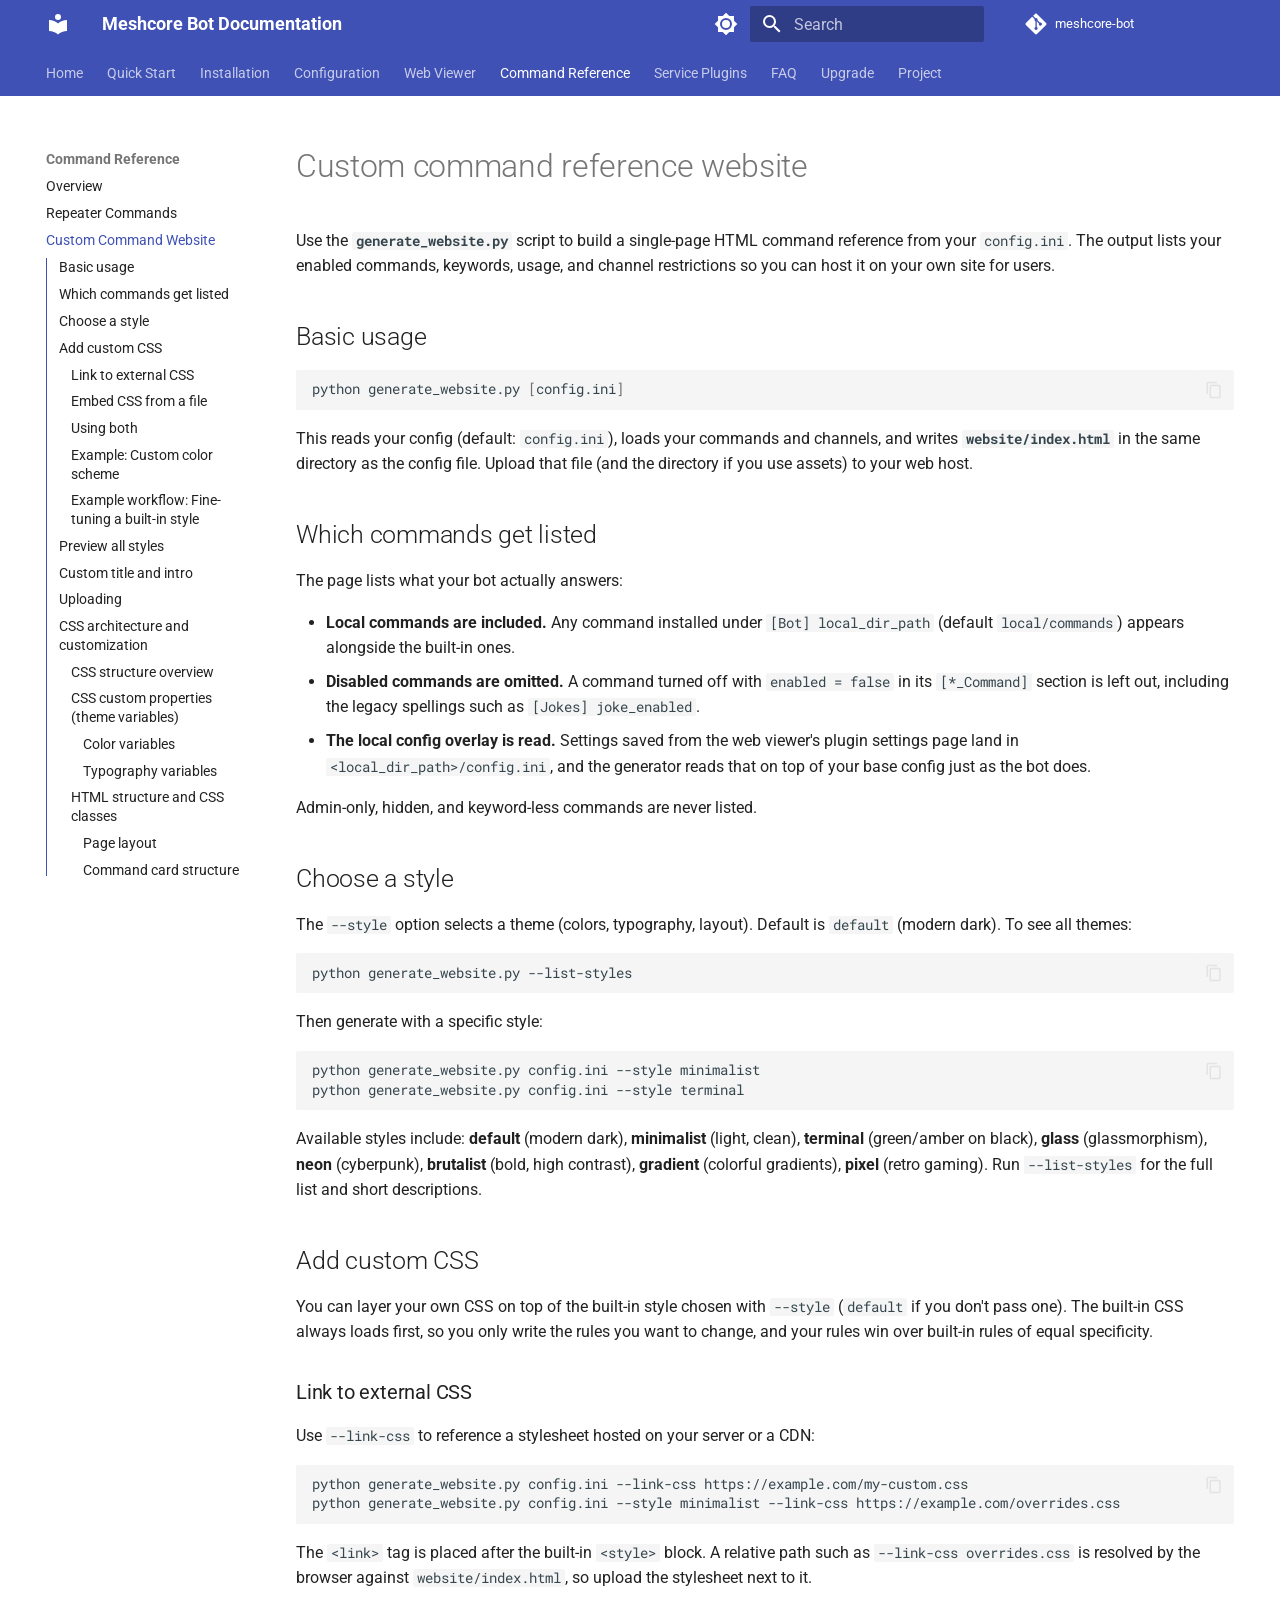
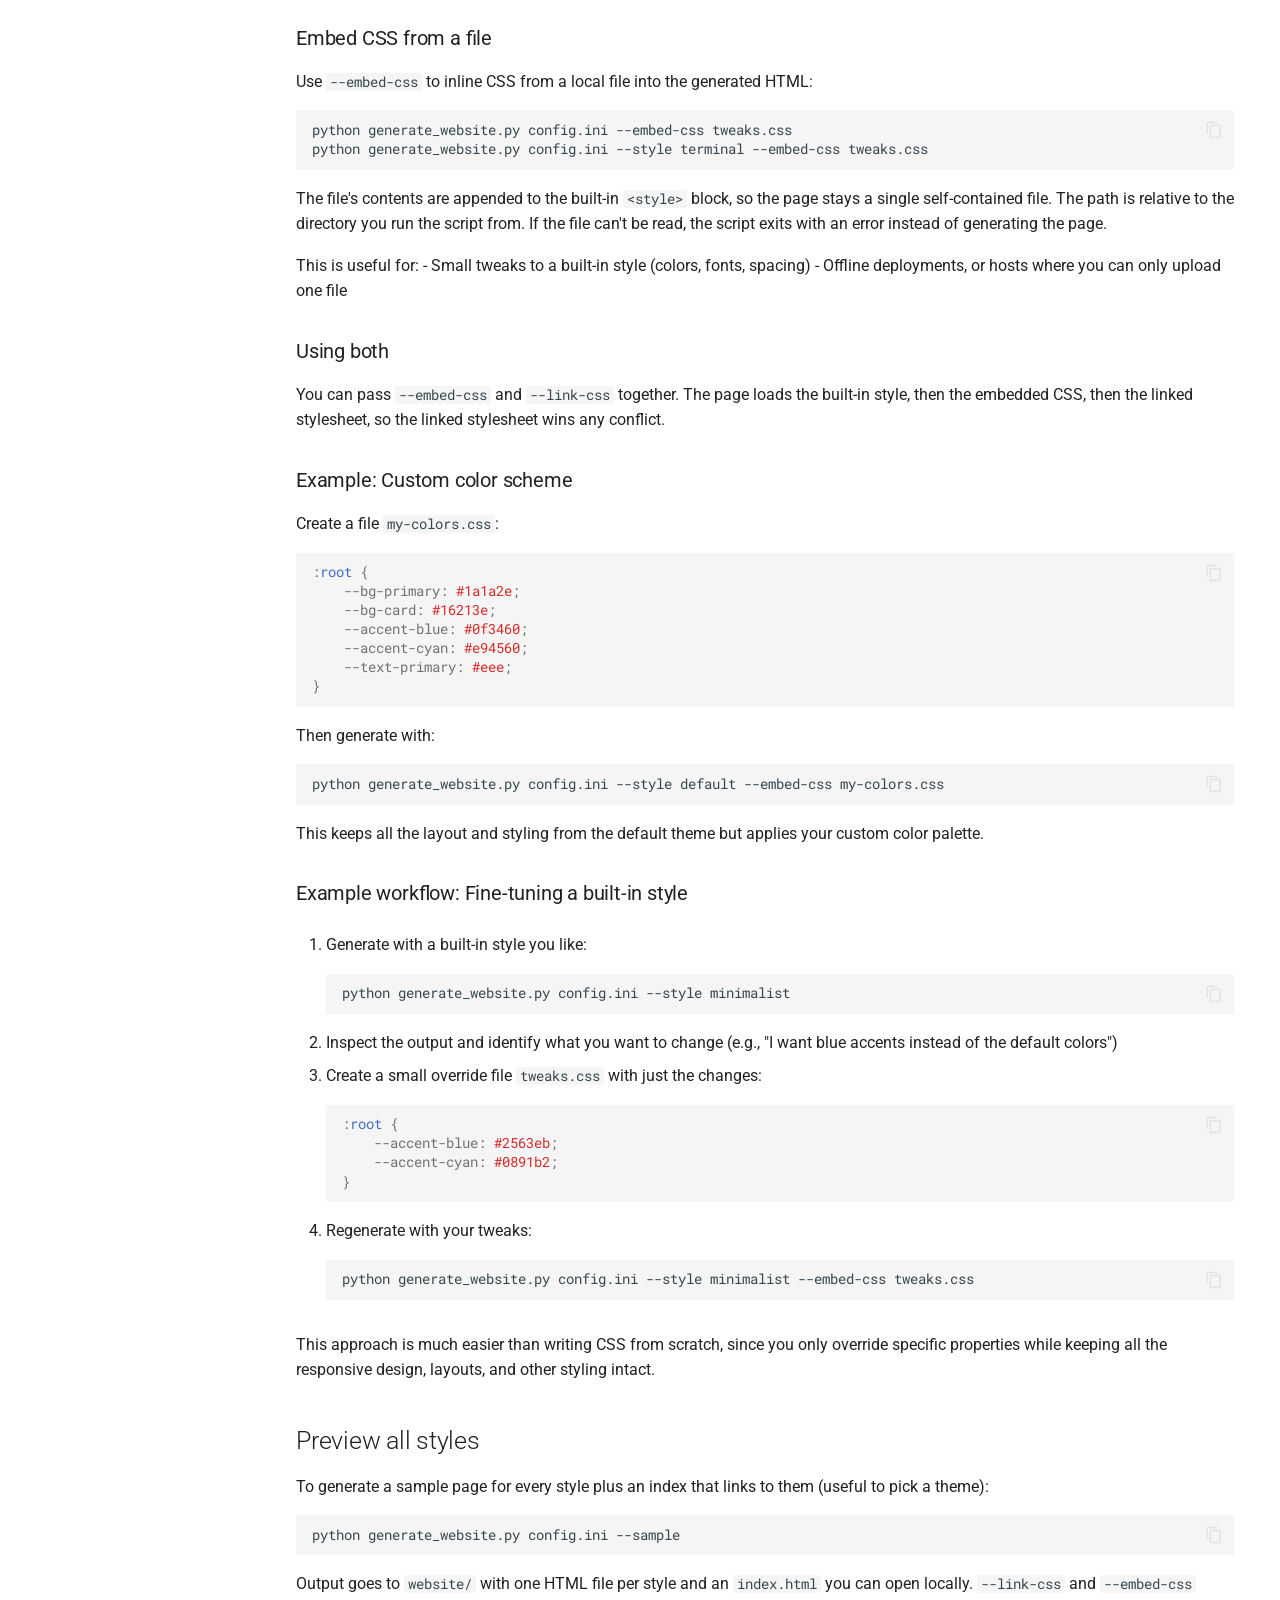
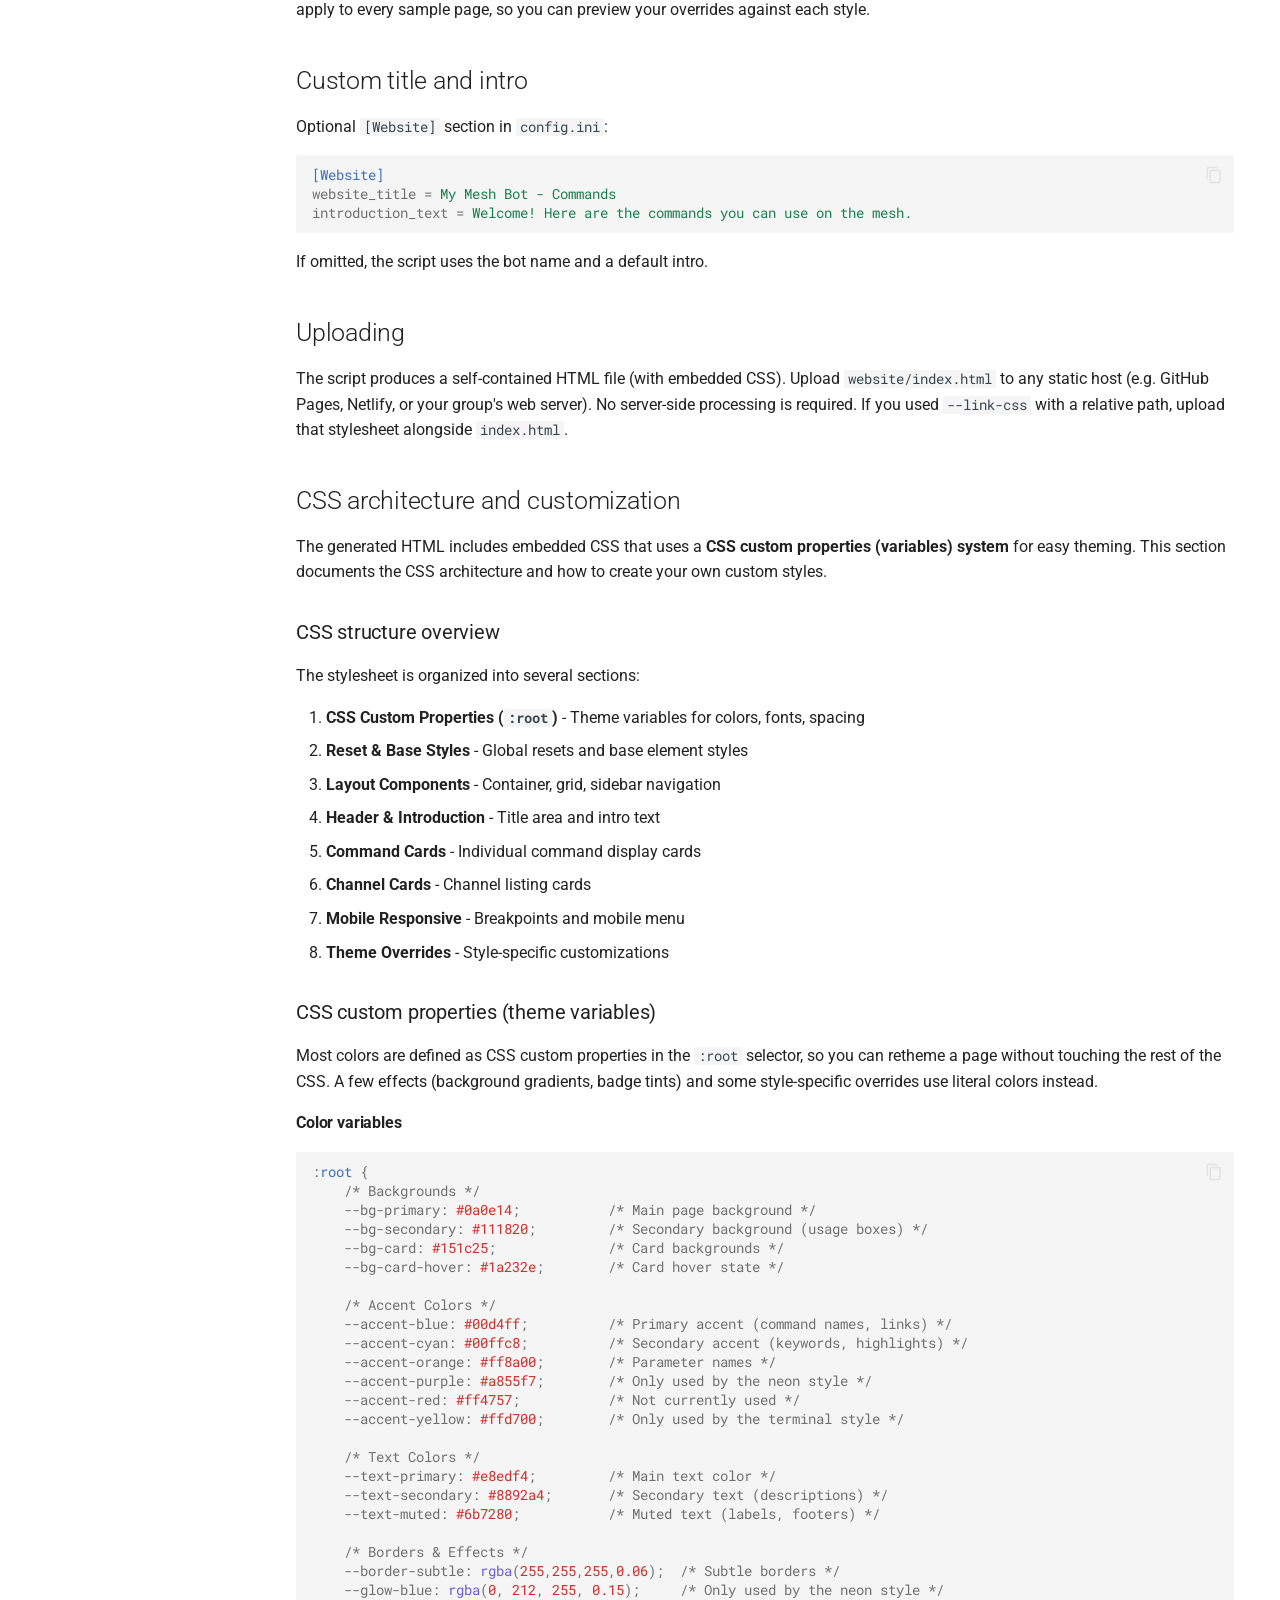
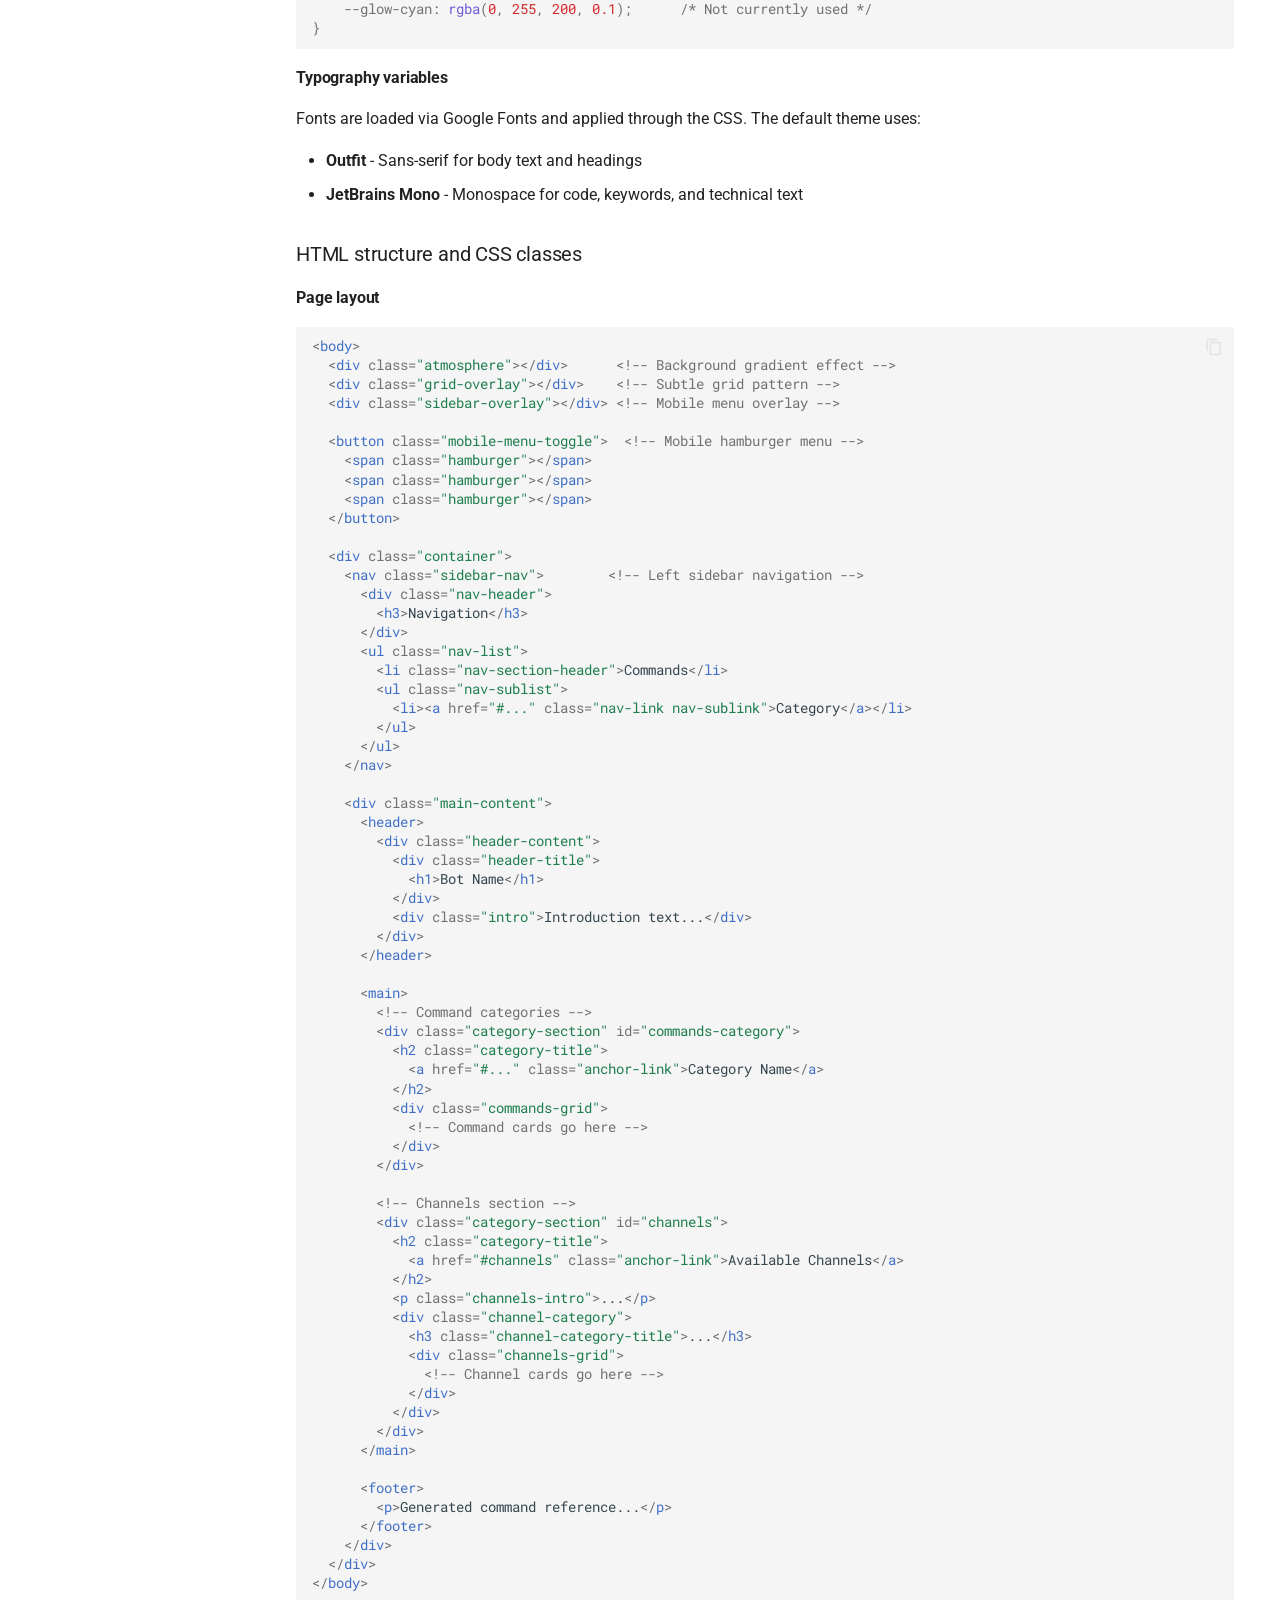
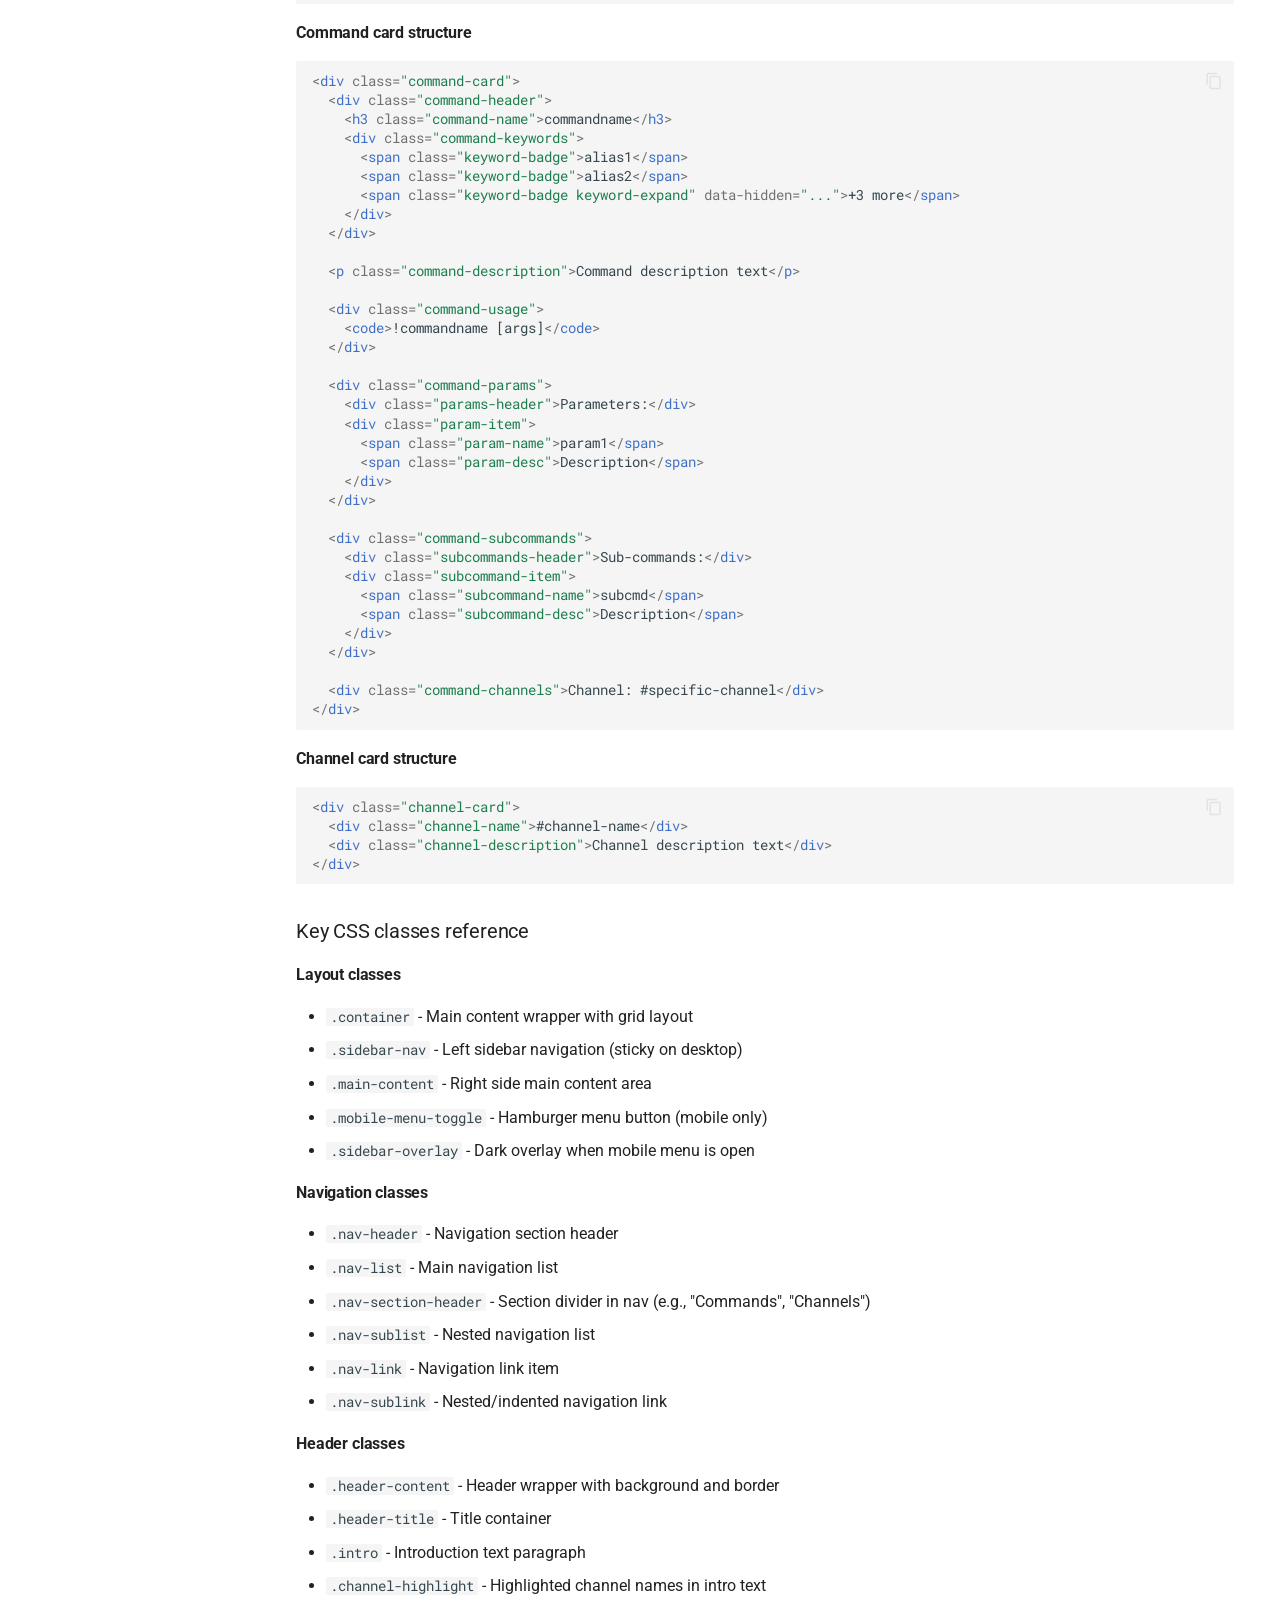
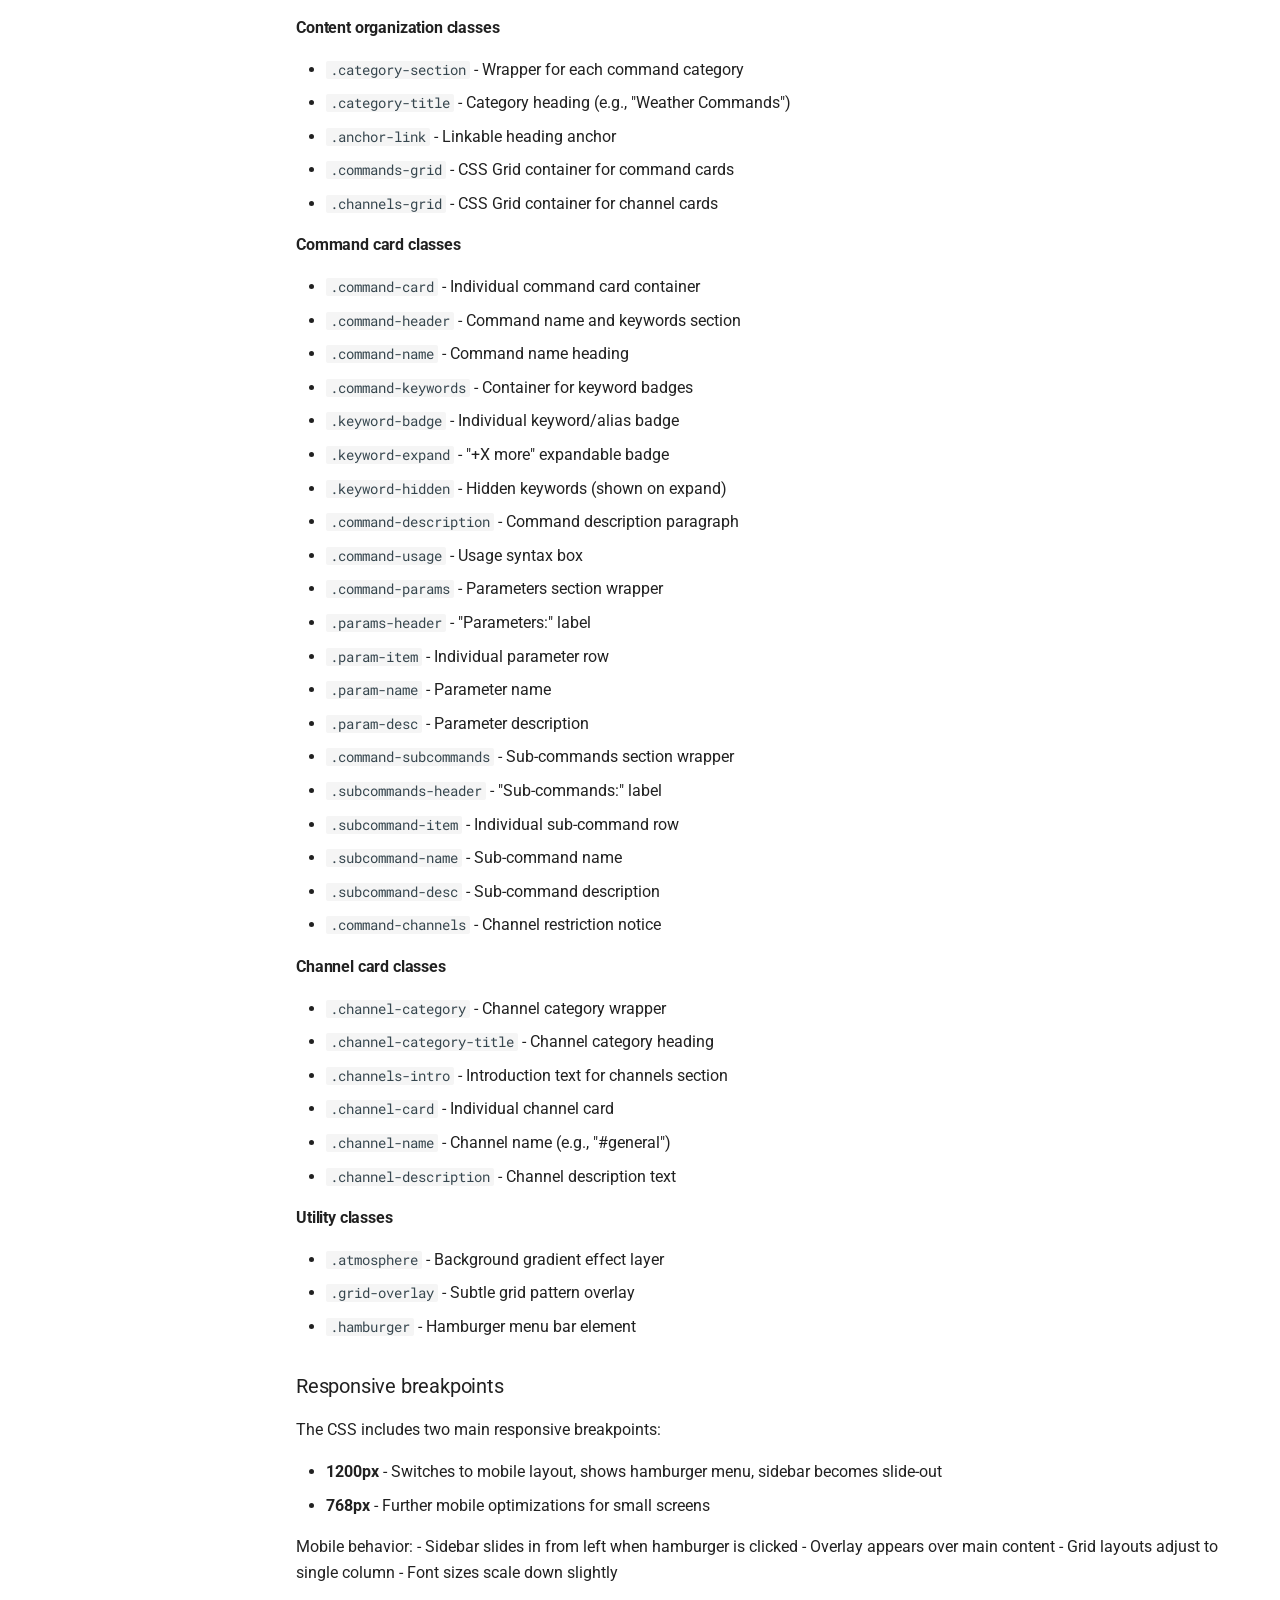
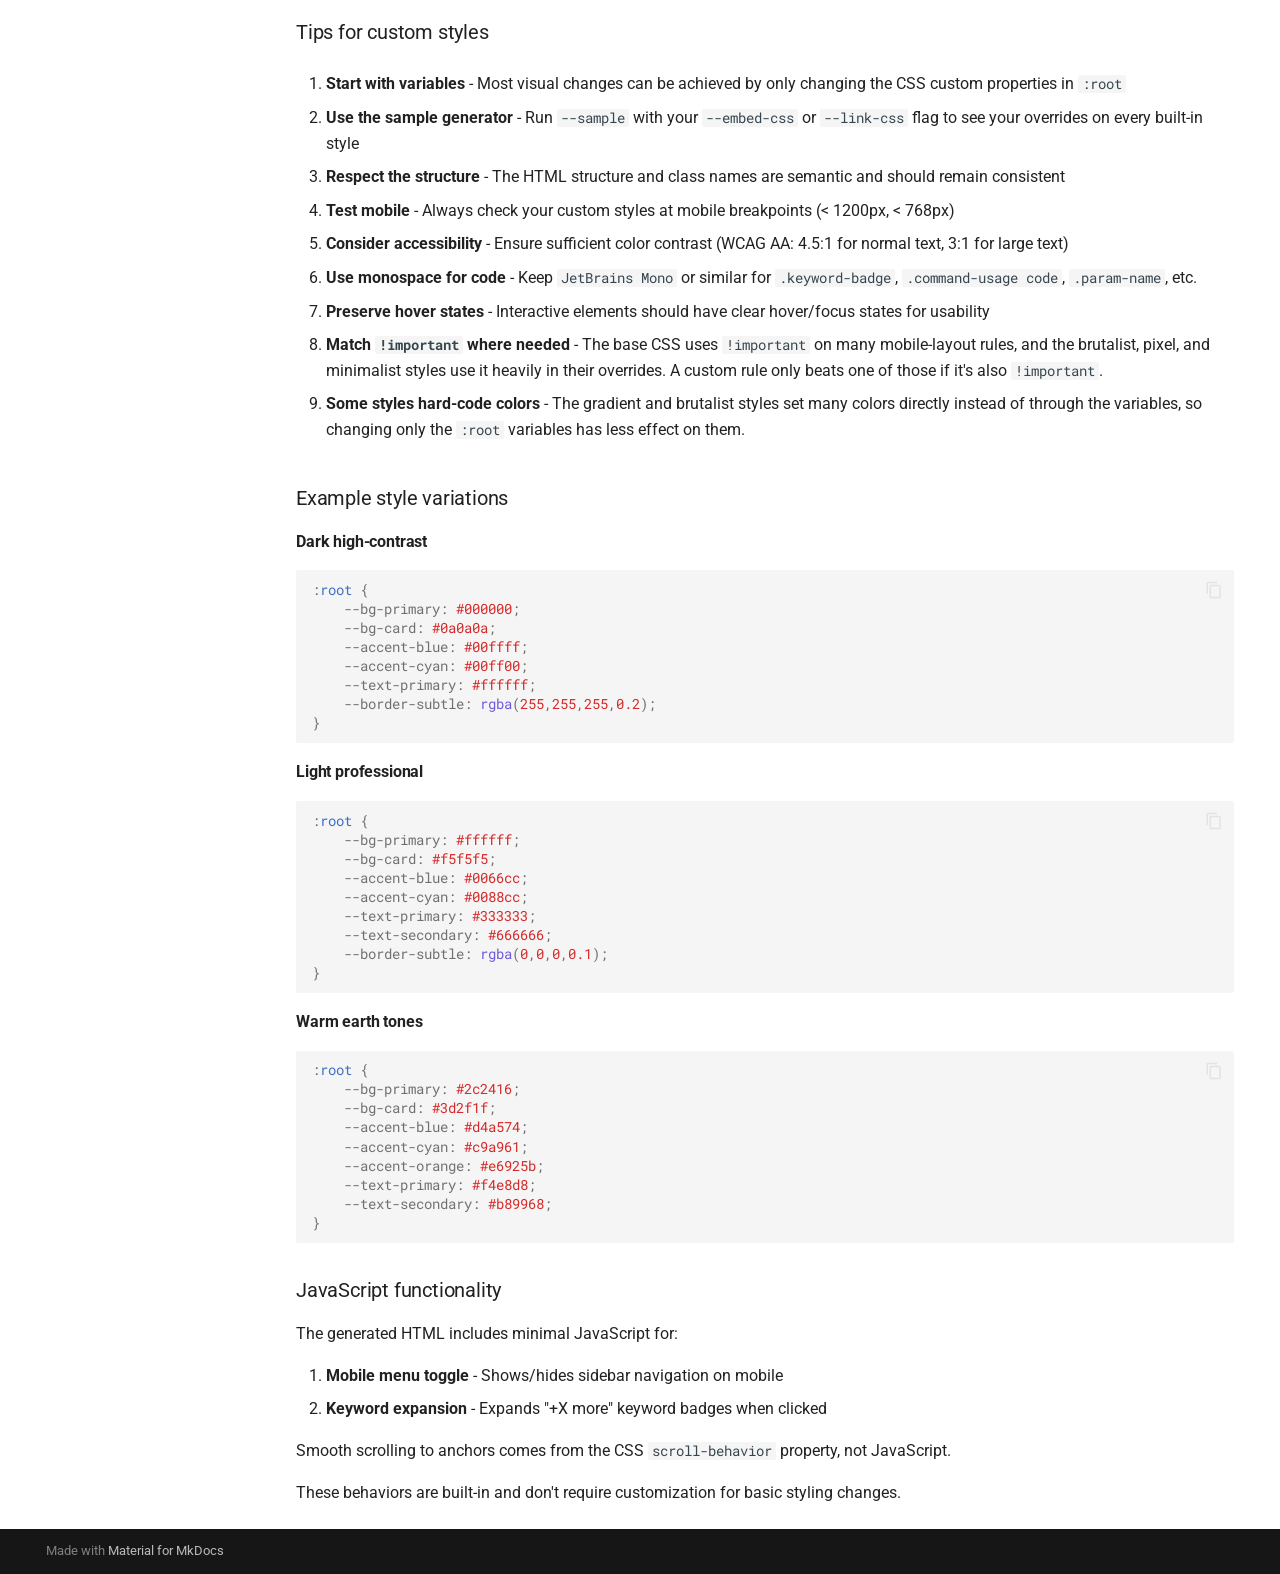
<file: command-reference-website/index.html>
<!doctype html>
<html lang="en" class="no-js">
  <head>
    
      <meta charset="utf-8">
      <meta name="viewport" content="width=device-width,initial-scale=1">
      
        <meta name="description" content="Documentation for the MeshCore bot and its services">
      
      
      
        <link rel="canonical" href="https://agessaman.github.io/meshcore-bot/command-reference-website/">
      
      
        <link rel="prev" href="../repeater-commands/">
      
      
        <link rel="next" href="../develop-command-scripts/">
      
      
        
      
      
      <link rel="icon" href="../assets/images/favicon.png">
      <meta name="generator" content="mkdocs-1.6.1, mkdocs-material-9.8.0">
    
    
      
        <title>Custom Command Website - Meshcore Bot Documentation</title>
      
    
    
      <link rel="stylesheet" href="../assets/stylesheets/main.57a0d79d.min.css">
      
        
        <link rel="stylesheet" href="../assets/stylesheets/palette.fb2fffe2.min.css">
      
      


    
    
      
    
    
      
        
        
        <link rel="preconnect" href="https://fonts.gstatic.com" crossorigin>
        <link rel="stylesheet" href="https://fonts.googleapis.com/css?family=Roboto:300,300i,400,400i,700,700i%7CRoboto+Mono:400,400i,700,700i&display=fallback">
        <style>:root{--md-text-font:"Roboto";--md-code-font:"Roboto Mono"}</style>
      
    
    
    <script>__md_scope=new URL("..",location),__md_hash=e=>[...e].reduce(((e,_)=>(e<<5)-e+_.charCodeAt(0)),0),__md_get=(e,_=localStorage,t=__md_scope)=>JSON.parse(_.getItem(t.pathname+"."+e)),__md_set=(e,_,t=localStorage,a=__md_scope)=>{try{t.setItem(a.pathname+"."+e,JSON.stringify(_))}catch(e){}}</script>
    
      

    
    
  </head>
  
  
    
    
      
    
    
    
    
    <body dir="ltr" data-md-color-scheme="default" data-md-color-primary="indigo" data-md-color-accent="cyan">
  
    
    <input class="md-toggle" data-md-toggle="drawer" type="checkbox" id="__drawer" autocomplete="off">
    <input class="md-toggle" data-md-toggle="search" type="checkbox" id="__search" autocomplete="off">
    <label class="md-overlay" for="__drawer"></label>
    <div data-md-component="skip">
      
        
        <a href="#custom-command-reference-website" class="md-skip">
          Skip to content
        </a>
      
    </div>
    <div data-md-component="announce">
      
    </div>
    
    
      

<header class="md-header" data-md-component="header">
  <nav class="md-header__inner md-grid" aria-label="Header">
    <a href=".." title="Meshcore Bot Documentation" class="md-header__button md-logo" aria-label="Meshcore Bot Documentation" data-md-component="logo">
      
  
  <svg xmlns="http://www.w3.org/2000/svg" viewBox="0 0 24 24"><path d="M12 8a3 3 0 0 0 3-3 3 3 0 0 0-3-3 3 3 0 0 0-3 3 3 3 0 0 0 3 3m0 3.54C9.64 9.35 6.5 8 3 8v11c3.5 0 6.64 1.35 9 3.54 2.36-2.19 5.5-3.54 9-3.54V8c-3.5 0-6.64 1.35-9 3.54"/></svg>

    </a>
    <label class="md-header__button md-icon" for="__drawer">
      
      <svg xmlns="http://www.w3.org/2000/svg" viewBox="0 0 24 24"><path d="M3 6h18v2H3zm0 5h18v2H3zm0 5h18v2H3z"/></svg>
    </label>
    <div class="md-header__title" data-md-component="header-title">
      <div class="md-header__ellipsis">
        <div class="md-header__topic">
          <span class="md-ellipsis">
            Meshcore Bot Documentation
          </span>
        </div>
        <div class="md-header__topic" data-md-component="header-topic">
          <span class="md-ellipsis">
            
              Custom Command Website
            
          </span>
        </div>
      </div>
    </div>
    
      
        <form class="md-header__option" data-md-component="palette">
  
    
    
    
    <input class="md-option" data-md-color-media="" data-md-color-scheme="default" data-md-color-primary="indigo" data-md-color-accent="cyan"  aria-label="Switch to dark mode"  type="radio" name="__palette" id="__palette_0">
    
      <label class="md-header__button md-icon" title="Switch to dark mode" for="__palette_1" hidden>
        <svg xmlns="http://www.w3.org/2000/svg" viewBox="0 0 24 24"><path d="M12 8a4 4 0 0 0-4 4 4 4 0 0 0 4 4 4 4 0 0 0 4-4 4 4 0 0 0-4-4m0 10a6 6 0 0 1-6-6 6 6 0 0 1 6-6 6 6 0 0 1 6 6 6 6 0 0 1-6 6m8-9.31V4h-4.69L12 .69 8.69 4H4v4.69L.69 12 4 15.31V20h4.69L12 23.31 15.31 20H20v-4.69L23.31 12z"/></svg>
      </label>
    
  
    
    
    
    <input class="md-option" data-md-color-media="" data-md-color-scheme="slate" data-md-color-primary="indigo" data-md-color-accent="cyan"  aria-label="Switch to light mode"  type="radio" name="__palette" id="__palette_1">
    
      <label class="md-header__button md-icon" title="Switch to light mode" for="__palette_0" hidden>
        <svg xmlns="http://www.w3.org/2000/svg" viewBox="0 0 24 24"><path d="M12 18c-.89 0-1.74-.2-2.5-.55C11.56 16.5 13 14.42 13 12s-1.44-4.5-3.5-5.45C10.26 6.2 11.11 6 12 6a6 6 0 0 1 6 6 6 6 0 0 1-6 6m8-9.31V4h-4.69L12 .69 8.69 4H4v4.69L.69 12 4 15.31V20h4.69L12 23.31 15.31 20H20v-4.69L23.31 12z"/></svg>
      </label>
    
  
</form>
      
    
    
      <script>var palette=__md_get("__palette");if(palette&&palette.color){if("(prefers-color-scheme)"===palette.color.media){var media=matchMedia("(prefers-color-scheme: light)"),input=document.querySelector(media.matches?"[data-md-color-media='(prefers-color-scheme: light)']":"[data-md-color-media='(prefers-color-scheme: dark)']");palette.color.media=input.getAttribute("data-md-color-media"),palette.color.scheme=input.getAttribute("data-md-color-scheme"),palette.color.primary=input.getAttribute("data-md-color-primary"),palette.color.accent=input.getAttribute("data-md-color-accent")}for(var[key,value]of Object.entries(palette.color))document.body.setAttribute("data-md-color-"+key,value)}</script>
    
    
    
      
      
        <label class="md-header__button md-icon" for="__search">
          
          <svg xmlns="http://www.w3.org/2000/svg" viewBox="0 0 24 24"><path d="M9.5 3A6.5 6.5 0 0 1 16 9.5c0 1.61-.59 3.09-1.56 4.23l.27.27h.79l5 5-1.5 1.5-5-5v-.79l-.27-.27A6.52 6.52 0 0 1 9.5 16 6.5 6.5 0 0 1 3 9.5 6.5 6.5 0 0 1 9.5 3m0 2C7 5 5 7 5 9.5S7 14 9.5 14 14 12 14 9.5 12 5 9.5 5"/></svg>
        </label>
        <div class="md-search" data-md-component="search" role="dialog">
  <label class="md-search__overlay" for="__search"></label>
  <div class="md-search__inner" role="search">
    <form class="md-search__form" name="search">
      <input type="text" class="md-search__input" name="query" aria-label="Search" placeholder="Search" autocapitalize="off" autocorrect="off" autocomplete="off" spellcheck="false" data-md-component="search-query" required>
      <label class="md-search__icon md-icon" for="__search">
        
        <svg xmlns="http://www.w3.org/2000/svg" viewBox="0 0 24 24"><path d="M9.5 3A6.5 6.5 0 0 1 16 9.5c0 1.61-.59 3.09-1.56 4.23l.27.27h.79l5 5-1.5 1.5-5-5v-.79l-.27-.27A6.52 6.52 0 0 1 9.5 16 6.5 6.5 0 0 1 3 9.5 6.5 6.5 0 0 1 9.5 3m0 2C7 5 5 7 5 9.5S7 14 9.5 14 14 12 14 9.5 12 5 9.5 5"/></svg>
        
        <svg xmlns="http://www.w3.org/2000/svg" viewBox="0 0 24 24"><path d="M20 11v2H8l5.5 5.5-1.42 1.42L4.16 12l7.92-7.92L13.5 5.5 8 11z"/></svg>
      </label>
      <nav class="md-search__options" aria-label="Search">
        
        <button type="reset" class="md-search__icon md-icon" title="Clear" aria-label="Clear" tabindex="-1">
          
          <svg xmlns="http://www.w3.org/2000/svg" viewBox="0 0 24 24"><path d="M19 6.41 17.59 5 12 10.59 6.41 5 5 6.41 10.59 12 5 17.59 6.41 19 12 13.41 17.59 19 19 17.59 13.41 12z"/></svg>
        </button>
      </nav>
      
    </form>
    <div class="md-search__output">
      <div class="md-search__scrollwrap" tabindex="0" data-md-scrollfix>
        <div class="md-search-result" data-md-component="search-result">
          <div class="md-search-result__meta">
            Initializing search
          </div>
          <ol class="md-search-result__list" role="presentation"></ol>
        </div>
      </div>
    </div>
  </div>
</div>
      
    
    
      <div class="md-header__source">
        <a href="https://github.com/agessaman/meshcore-bot" title="Go to repository" class="md-source" data-md-component="source">
  <div class="md-source__icon md-icon">
    
    <svg xmlns="http://www.w3.org/2000/svg" viewBox="0 0 448 512"><!--! Font Awesome Free 7.1.0 by @fontawesome - https://fontawesome.com License - https://fontawesome.com/license/free (Icons: CC BY 4.0, Fonts: SIL OFL 1.1, Code: MIT License) Copyright 2025 Fonticons, Inc.--><path d="M439.6 236.1 244 40.5c-5.4-5.5-12.8-8.5-20.4-8.5s-15 3-20.4 8.4L162.5 81l51.5 51.5c27.1-9.1 52.7 16.8 43.4 43.7l49.7 49.7c34.2-11.8 61.2 31 35.5 56.7-26.5 26.5-70.2-2.9-56-37.3L240.3 199v121.9c25.3 12.5 22.3 41.8 9.1 55-6.4 6.4-15.2 10.1-24.3 10.1s-17.8-3.6-24.3-10.1c-17.6-17.6-11.1-46.9 11.2-56v-123c-20.8-8.5-24.6-30.7-18.6-45L142.6 101 8.5 235.1C3 240.6 0 247.9 0 255.5s3 15 8.5 20.4l195.6 195.7c5.4 5.4 12.7 8.4 20.4 8.4s15-3 20.4-8.4l194.7-194.7c5.4-5.4 8.4-12.8 8.4-20.4s-3-15-8.4-20.4"/></svg>
  </div>
  <div class="md-source__repository">
    meshcore-bot
  </div>
</a>
      </div>
    
  </nav>
  
</header>
    
    <div class="md-container" data-md-component="container">
      
      
        
          
            
<nav class="md-tabs" aria-label="Tabs" data-md-component="tabs">
  <div class="md-grid">
    <ul class="md-tabs__list">
      
        
  
  
  
  
    <li class="md-tabs__item">
      <a href=".." class="md-tabs__link">
        
  
  
    
  
  Home

      </a>
    </li>
  

      
        
  
  
  
  
    <li class="md-tabs__item">
      <a href="../getting-started/" class="md-tabs__link">
        
  
  
    
  
  Quick Start

      </a>
    </li>
  

      
        
  
  
  
  
    
    
      <li class="md-tabs__item">
        <a href="../installation/" class="md-tabs__link">
          
  
  
  Installation

        </a>
      </li>
    
  

      
        
  
  
  
  
    
    
      <li class="md-tabs__item">
        <a href="../configuration/" class="md-tabs__link">
          
  
  
  Configuration

        </a>
      </li>
    
  

      
        
  
  
  
  
    <li class="md-tabs__item">
      <a href="../web-viewer/" class="md-tabs__link">
        
  
  
    
  
  Web Viewer

      </a>
    </li>
  

      
        
  
  
  
    
  
  
    
    
      <li class="md-tabs__item md-tabs__item--active">
        <a href="../command-reference/" class="md-tabs__link">
          
  
  
  Command Reference

        </a>
      </li>
    
  

      
        
  
  
  
  
    
    
      <li class="md-tabs__item">
        <a href="../service-plugins/" class="md-tabs__link">
          
  
  
  Service Plugins

        </a>
      </li>
    
  

      
        
  
  
  
  
    <li class="md-tabs__item">
      <a href="../faq/" class="md-tabs__link">
        
  
  
    
  
  FAQ

      </a>
    </li>
  

      
        
  
  
  
  
    <li class="md-tabs__item">
      <a href="../upgrade/" class="md-tabs__link">
        
  
  
    
  
  Upgrade

      </a>
    </li>
  

      
        
  
  
  
  
    
    
      <li class="md-tabs__item">
        <a href="../solar-conditions-provenance/" class="md-tabs__link">
          
  
  
  Project

        </a>
      </li>
    
  

      
    </ul>
  </div>
</nav>
          
        
      
      <main class="md-main" data-md-component="main">
        <div class="md-main__inner md-grid">
          
            
              
              <div class="md-sidebar md-sidebar--primary" data-md-component="sidebar" data-md-type="navigation" >
                <div class="md-sidebar__scrollwrap">
                  <div class="md-sidebar__inner">
                    


  


  

<nav class="md-nav md-nav--primary md-nav--lifted md-nav--integrated" aria-label="Navigation" data-md-level="0">
  <label class="md-nav__title" for="__drawer">
    <a href=".." title="Meshcore Bot Documentation" class="md-nav__button md-logo" aria-label="Meshcore Bot Documentation" data-md-component="logo">
      
  
  <svg xmlns="http://www.w3.org/2000/svg" viewBox="0 0 24 24"><path d="M12 8a3 3 0 0 0 3-3 3 3 0 0 0-3-3 3 3 0 0 0-3 3 3 3 0 0 0 3 3m0 3.54C9.64 9.35 6.5 8 3 8v11c3.5 0 6.64 1.35 9 3.54 2.36-2.19 5.5-3.54 9-3.54V8c-3.5 0-6.64 1.35-9 3.54"/></svg>

    </a>
    Meshcore Bot Documentation
  </label>
  
    <div class="md-nav__source">
      <a href="https://github.com/agessaman/meshcore-bot" title="Go to repository" class="md-source" data-md-component="source">
  <div class="md-source__icon md-icon">
    
    <svg xmlns="http://www.w3.org/2000/svg" viewBox="0 0 448 512"><!--! Font Awesome Free 7.1.0 by @fontawesome - https://fontawesome.com License - https://fontawesome.com/license/free (Icons: CC BY 4.0, Fonts: SIL OFL 1.1, Code: MIT License) Copyright 2025 Fonticons, Inc.--><path d="M439.6 236.1 244 40.5c-5.4-5.5-12.8-8.5-20.4-8.5s-15 3-20.4 8.4L162.5 81l51.5 51.5c27.1-9.1 52.7 16.8 43.4 43.7l49.7 49.7c34.2-11.8 61.2 31 35.5 56.7-26.5 26.5-70.2-2.9-56-37.3L240.3 199v121.9c25.3 12.5 22.3 41.8 9.1 55-6.4 6.4-15.2 10.1-24.3 10.1s-17.8-3.6-24.3-10.1c-17.6-17.6-11.1-46.9 11.2-56v-123c-20.8-8.5-24.6-30.7-18.6-45L142.6 101 8.5 235.1C3 240.6 0 247.9 0 255.5s3 15 8.5 20.4l195.6 195.7c5.4 5.4 12.7 8.4 20.4 8.4s15-3 20.4-8.4l194.7-194.7c5.4-5.4 8.4-12.8 8.4-20.4s-3-15-8.4-20.4"/></svg>
  </div>
  <div class="md-source__repository">
    meshcore-bot
  </div>
</a>
    </div>
  
  <ul class="md-nav__list" data-md-scrollfix>
    
      
      
  
  
  
  
    <li class="md-nav__item">
      <a href=".." class="md-nav__link">
        
  
  
  <span class="md-ellipsis">
    
  
    Home
  

    
  </span>
  
  

      </a>
    </li>
  

    
      
      
  
  
  
  
    <li class="md-nav__item">
      <a href="../getting-started/" class="md-nav__link">
        
  
  
  <span class="md-ellipsis">
    
  
    Quick Start
  

    
  </span>
  
  

      </a>
    </li>
  

    
      
      
  
  
  
  
    
    
    
    
      
      
        
      
    
    
    <li class="md-nav__item md-nav__item--nested">
      
        
        
        <input class="md-nav__toggle md-toggle " type="checkbox" id="__nav_3" >
        
          
          <label class="md-nav__link" for="__nav_3" id="__nav_3_label" tabindex="0">
            
  
  
  <span class="md-ellipsis">
    
  
    Installation
  

    
  </span>
  
  

            <span class="md-nav__icon md-icon"></span>
          </label>
        
        <nav class="md-nav" data-md-level="1" aria-labelledby="__nav_3_label" aria-expanded="false">
          <label class="md-nav__title" for="__nav_3">
            <span class="md-nav__icon md-icon"></span>
            
  
    Installation
  

          </label>
          <ul class="md-nav__list" data-md-scrollfix>
            
              
                
  
  
  
  
    <li class="md-nav__item">
      <a href="../installation/" class="md-nav__link">
        
  
  
  <span class="md-ellipsis">
    
  
    Overview
  

    
  </span>
  
  

      </a>
    </li>
  

              
            
              
                
  
  
  
  
    <li class="md-nav__item">
      <a href="../docker/" class="md-nav__link">
        
  
  
  <span class="md-ellipsis">
    
  
    Docker
  

    
  </span>
  
  

      </a>
    </li>
  

              
            
              
                
  
  
  
  
    <li class="md-nav__item">
      <a href="../service-installation/" class="md-nav__link">
        
  
  
  <span class="md-ellipsis">
    
  
    Service
  

    
  </span>
  
  

      </a>
    </li>
  

              
            
          </ul>
        </nav>
      
    </li>
  

    
      
      
  
  
  
  
    
    
    
    
      
      
        
      
    
    
    <li class="md-nav__item md-nav__item--nested">
      
        
        
        <input class="md-nav__toggle md-toggle " type="checkbox" id="__nav_4" >
        
          
          <label class="md-nav__link" for="__nav_4" id="__nav_4_label" tabindex="0">
            
  
  
  <span class="md-ellipsis">
    
  
    Configuration
  

    
  </span>
  
  

            <span class="md-nav__icon md-icon"></span>
          </label>
        
        <nav class="md-nav" data-md-level="1" aria-labelledby="__nav_4_label" aria-expanded="false">
          <label class="md-nav__title" for="__nav_4">
            <span class="md-nav__icon md-icon"></span>
            
  
    Configuration
  

          </label>
          <ul class="md-nav__list" data-md-scrollfix>
            
              
                
  
  
  
  
    <li class="md-nav__item">
      <a href="../configuration/" class="md-nav__link">
        
  
  
  <span class="md-ellipsis">
    
  
    Overview
  

    
  </span>
  
  

      </a>
    </li>
  

              
            
              
                
  
  
  
  
    <li class="md-nav__item">
      <a href="../data-retention/" class="md-nav__link">
        
  
  
  <span class="md-ellipsis">
    
  
    Data retention
  

    
  </span>
  
  

      </a>
    </li>
  

              
            
              
                
  
  
  
  
    <li class="md-nav__item">
      <a href="../local-plugins/" class="md-nav__link">
        
  
  
  <span class="md-ellipsis">
    
  
    Local plugins and services
  

    
  </span>
  
  

      </a>
    </li>
  

              
            
              
                
  
  
  
  
    <li class="md-nav__item">
      <a href="../checkin-api/" class="md-nav__link">
        
  
  
  <span class="md-ellipsis">
    
  
    Check-in API
  

    
  </span>
  
  

      </a>
    </li>
  

              
            
              
                
  
  
  
  
    <li class="md-nav__item">
      <a href="../path-command-config/" class="md-nav__link">
        
  
  
  <span class="md-ellipsis">
    
  
    Path Command
  

    
  </span>
  
  

      </a>
    </li>
  

              
            
              
                
  
  
  
  
    <li class="md-nav__item">
      <a href="../config-validation/" class="md-nav__link">
        
  
  
  <span class="md-ellipsis">
    
  
    Config validation
  

    
  </span>
  
  

      </a>
    </li>
  

              
            
              
                
  
  
  
  
    <li class="md-nav__item">
      <a href="../region-warnings/" class="md-nav__link">
        
  
  
  <span class="md-ellipsis">
    
  
    Region warnings
  

    
  </span>
  
  

      </a>
    </li>
  

              
            
          </ul>
        </nav>
      
    </li>
  

    
      
      
  
  
  
  
    <li class="md-nav__item">
      <a href="../web-viewer/" class="md-nav__link">
        
  
  
  <span class="md-ellipsis">
    
  
    Web Viewer
  

    
  </span>
  
  

      </a>
    </li>
  

    
      
      
  
  
    
  
  
  
    
    
    
    
      
        
        
      
      
        
      
    
    
    <li class="md-nav__item md-nav__item--active md-nav__item--section md-nav__item--nested">
      
        
        
        <input class="md-nav__toggle md-toggle " type="checkbox" id="__nav_6" checked>
        
          
          <label class="md-nav__link" for="__nav_6" id="__nav_6_label" tabindex="">
            
  
  
  <span class="md-ellipsis">
    
  
    Command Reference
  

    
  </span>
  
  

            <span class="md-nav__icon md-icon"></span>
          </label>
        
        <nav class="md-nav" data-md-level="1" aria-labelledby="__nav_6_label" aria-expanded="true">
          <label class="md-nav__title" for="__nav_6">
            <span class="md-nav__icon md-icon"></span>
            
  
    Command Reference
  

          </label>
          <ul class="md-nav__list" data-md-scrollfix>
            
              
                
  
  
  
  
    <li class="md-nav__item">
      <a href="../command-reference/" class="md-nav__link">
        
  
  
  <span class="md-ellipsis">
    
  
    Overview
  

    
  </span>
  
  

      </a>
    </li>
  

              
            
              
                
  
  
  
  
    <li class="md-nav__item">
      <a href="../repeater-commands/" class="md-nav__link">
        
  
  
  <span class="md-ellipsis">
    
  
    Repeater Commands
  

    
  </span>
  
  

      </a>
    </li>
  

              
            
              
                
  
  
    
  
  
  
    <li class="md-nav__item md-nav__item--active">
      
      <input class="md-nav__toggle md-toggle" type="checkbox" id="__toc">
      
      
        
      
      
        <label class="md-nav__link md-nav__link--active" for="__toc">
          
  
  
  <span class="md-ellipsis">
    
  
    Custom Command Website
  

    
  </span>
  
  

          <span class="md-nav__icon md-icon"></span>
        </label>
      
      <a href="./" class="md-nav__link md-nav__link--active">
        
  
  
  <span class="md-ellipsis">
    
  
    Custom Command Website
  

    
  </span>
  
  

      </a>
      
        

<nav class="md-nav md-nav--secondary" aria-label="Table of contents">
  
  
  
    
  
  
    <label class="md-nav__title" for="__toc">
      <span class="md-nav__icon md-icon"></span>
      Table of contents
    </label>
    <ul class="md-nav__list" data-md-component="toc" data-md-scrollfix>
      
        <li class="md-nav__item">
  <a href="#basic-usage" class="md-nav__link">
    <span class="md-ellipsis">
      
        Basic usage
      
    </span>
  </a>
  
</li>
      
        <li class="md-nav__item">
  <a href="#which-commands-get-listed" class="md-nav__link">
    <span class="md-ellipsis">
      
        Which commands get listed
      
    </span>
  </a>
  
</li>
      
        <li class="md-nav__item">
  <a href="#choose-a-style" class="md-nav__link">
    <span class="md-ellipsis">
      
        Choose a style
      
    </span>
  </a>
  
</li>
      
        <li class="md-nav__item">
  <a href="#add-custom-css" class="md-nav__link">
    <span class="md-ellipsis">
      
        Add custom CSS
      
    </span>
  </a>
  
    <nav class="md-nav" aria-label="Add custom CSS">
      <ul class="md-nav__list">
        
          <li class="md-nav__item">
  <a href="#link-to-external-css" class="md-nav__link">
    <span class="md-ellipsis">
      
        Link to external CSS
      
    </span>
  </a>
  
</li>
        
          <li class="md-nav__item">
  <a href="#embed-css-from-a-file" class="md-nav__link">
    <span class="md-ellipsis">
      
        Embed CSS from a file
      
    </span>
  </a>
  
</li>
        
          <li class="md-nav__item">
  <a href="#using-both" class="md-nav__link">
    <span class="md-ellipsis">
      
        Using both
      
    </span>
  </a>
  
</li>
        
          <li class="md-nav__item">
  <a href="#example-custom-color-scheme" class="md-nav__link">
    <span class="md-ellipsis">
      
        Example: Custom color scheme
      
    </span>
  </a>
  
</li>
        
          <li class="md-nav__item">
  <a href="#example-workflow-fine-tuning-a-built-in-style" class="md-nav__link">
    <span class="md-ellipsis">
      
        Example workflow: Fine-tuning a built-in style
      
    </span>
  </a>
  
</li>
        
      </ul>
    </nav>
  
</li>
      
        <li class="md-nav__item">
  <a href="#preview-all-styles" class="md-nav__link">
    <span class="md-ellipsis">
      
        Preview all styles
      
    </span>
  </a>
  
</li>
      
        <li class="md-nav__item">
  <a href="#custom-title-and-intro" class="md-nav__link">
    <span class="md-ellipsis">
      
        Custom title and intro
      
    </span>
  </a>
  
</li>
      
        <li class="md-nav__item">
  <a href="#uploading" class="md-nav__link">
    <span class="md-ellipsis">
      
        Uploading
      
    </span>
  </a>
  
</li>
      
        <li class="md-nav__item">
  <a href="#css-architecture-and-customization" class="md-nav__link">
    <span class="md-ellipsis">
      
        CSS architecture and customization
      
    </span>
  </a>
  
    <nav class="md-nav" aria-label="CSS architecture and customization">
      <ul class="md-nav__list">
        
          <li class="md-nav__item">
  <a href="#css-structure-overview" class="md-nav__link">
    <span class="md-ellipsis">
      
        CSS structure overview
      
    </span>
  </a>
  
</li>
        
          <li class="md-nav__item">
  <a href="#css-custom-properties-theme-variables" class="md-nav__link">
    <span class="md-ellipsis">
      
        CSS custom properties (theme variables)
      
    </span>
  </a>
  
    <nav class="md-nav" aria-label="CSS custom properties (theme variables)">
      <ul class="md-nav__list">
        
          <li class="md-nav__item">
  <a href="#color-variables" class="md-nav__link">
    <span class="md-ellipsis">
      
        Color variables
      
    </span>
  </a>
  
</li>
        
          <li class="md-nav__item">
  <a href="#typography-variables" class="md-nav__link">
    <span class="md-ellipsis">
      
        Typography variables
      
    </span>
  </a>
  
</li>
        
      </ul>
    </nav>
  
</li>
        
          <li class="md-nav__item">
  <a href="#html-structure-and-css-classes" class="md-nav__link">
    <span class="md-ellipsis">
      
        HTML structure and CSS classes
      
    </span>
  </a>
  
    <nav class="md-nav" aria-label="HTML structure and CSS classes">
      <ul class="md-nav__list">
        
          <li class="md-nav__item">
  <a href="#page-layout" class="md-nav__link">
    <span class="md-ellipsis">
      
        Page layout
      
    </span>
  </a>
  
</li>
        
          <li class="md-nav__item">
  <a href="#command-card-structure" class="md-nav__link">
    <span class="md-ellipsis">
      
        Command card structure
      
    </span>
  </a>
  
</li>
        
          <li class="md-nav__item">
  <a href="#channel-card-structure" class="md-nav__link">
    <span class="md-ellipsis">
      
        Channel card structure
      
    </span>
  </a>
  
</li>
        
      </ul>
    </nav>
  
</li>
        
          <li class="md-nav__item">
  <a href="#key-css-classes-reference" class="md-nav__link">
    <span class="md-ellipsis">
      
        Key CSS classes reference
      
    </span>
  </a>
  
    <nav class="md-nav" aria-label="Key CSS classes reference">
      <ul class="md-nav__list">
        
          <li class="md-nav__item">
  <a href="#layout-classes" class="md-nav__link">
    <span class="md-ellipsis">
      
        Layout classes
      
    </span>
  </a>
  
</li>
        
          <li class="md-nav__item">
  <a href="#navigation-classes" class="md-nav__link">
    <span class="md-ellipsis">
      
        Navigation classes
      
    </span>
  </a>
  
</li>
        
          <li class="md-nav__item">
  <a href="#header-classes" class="md-nav__link">
    <span class="md-ellipsis">
      
        Header classes
      
    </span>
  </a>
  
</li>
        
          <li class="md-nav__item">
  <a href="#content-organization-classes" class="md-nav__link">
    <span class="md-ellipsis">
      
        Content organization classes
      
    </span>
  </a>
  
</li>
        
          <li class="md-nav__item">
  <a href="#command-card-classes" class="md-nav__link">
    <span class="md-ellipsis">
      
        Command card classes
      
    </span>
  </a>
  
</li>
        
          <li class="md-nav__item">
  <a href="#channel-card-classes" class="md-nav__link">
    <span class="md-ellipsis">
      
        Channel card classes
      
    </span>
  </a>
  
</li>
        
          <li class="md-nav__item">
  <a href="#utility-classes" class="md-nav__link">
    <span class="md-ellipsis">
      
        Utility classes
      
    </span>
  </a>
  
</li>
        
      </ul>
    </nav>
  
</li>
        
          <li class="md-nav__item">
  <a href="#responsive-breakpoints" class="md-nav__link">
    <span class="md-ellipsis">
      
        Responsive breakpoints
      
    </span>
  </a>
  
</li>
        
          <li class="md-nav__item">
  <a href="#tips-for-custom-styles" class="md-nav__link">
    <span class="md-ellipsis">
      
        Tips for custom styles
      
    </span>
  </a>
  
</li>
        
          <li class="md-nav__item">
  <a href="#example-style-variations" class="md-nav__link">
    <span class="md-ellipsis">
      
        Example style variations
      
    </span>
  </a>
  
    <nav class="md-nav" aria-label="Example style variations">
      <ul class="md-nav__list">
        
          <li class="md-nav__item">
  <a href="#dark-high-contrast" class="md-nav__link">
    <span class="md-ellipsis">
      
        Dark high-contrast
      
    </span>
  </a>
  
</li>
        
          <li class="md-nav__item">
  <a href="#light-professional" class="md-nav__link">
    <span class="md-ellipsis">
      
        Light professional
      
    </span>
  </a>
  
</li>
        
          <li class="md-nav__item">
  <a href="#warm-earth-tones" class="md-nav__link">
    <span class="md-ellipsis">
      
        Warm earth tones
      
    </span>
  </a>
  
</li>
        
      </ul>
    </nav>
  
</li>
        
          <li class="md-nav__item">
  <a href="#javascript-functionality" class="md-nav__link">
    <span class="md-ellipsis">
      
        JavaScript functionality
      
    </span>
  </a>
  
</li>
        
      </ul>
    </nav>
  
</li>
      
    </ul>
  
</nav>
      
    </li>
  

              
            
              
                
  
  
  
  
    <li class="md-nav__item">
      <a href="../develop-command-scripts/" class="md-nav__link">
        
  
  
  <span class="md-ellipsis">
    
  
    Developing Commands
  

    
  </span>
  
  

      </a>
    </li>
  

              
            
          </ul>
        </nav>
      
    </li>
  

    
      
      
  
  
  
  
    
    
    
    
      
      
        
      
    
    
    <li class="md-nav__item md-nav__item--nested">
      
        
        
        <input class="md-nav__toggle md-toggle " type="checkbox" id="__nav_7" >
        
          
          <label class="md-nav__link" for="__nav_7" id="__nav_7_label" tabindex="0">
            
  
  
  <span class="md-ellipsis">
    
  
    Service Plugins
  

    
  </span>
  
  

            <span class="md-nav__icon md-icon"></span>
          </label>
        
        <nav class="md-nav" data-md-level="1" aria-labelledby="__nav_7_label" aria-expanded="false">
          <label class="md-nav__title" for="__nav_7">
            <span class="md-nav__icon md-icon"></span>
            
  
    Service Plugins
  

          </label>
          <ul class="md-nav__list" data-md-scrollfix>
            
              
                
  
  
  
  
    <li class="md-nav__item">
      <a href="../service-plugins/" class="md-nav__link">
        
  
  
  <span class="md-ellipsis">
    
  
    Overview
  

    
  </span>
  
  

      </a>
    </li>
  

              
            
              
                
  
  
  
  
    <li class="md-nav__item">
      <a href="../discord-bridge/" class="md-nav__link">
        
  
  
  <span class="md-ellipsis">
    
  
    Discord Bridge
  

    
  </span>
  
  

      </a>
    </li>
  

              
            
              
                
  
  
  
  
    <li class="md-nav__item">
      <a href="../telegram-bridge/" class="md-nav__link">
        
  
  
  <span class="md-ellipsis">
    
  
    Telegram Bridge
  

    
  </span>
  
  

      </a>
    </li>
  

              
            
              
                
  
  
  
  
    <li class="md-nav__item">
      <a href="../packet-capture/" class="md-nav__link">
        
  
  
  <span class="md-ellipsis">
    
  
    Packet Capture
  

    
  </span>
  
  

      </a>
    </li>
  

              
            
              
                
  
  
  
  
    <li class="md-nav__item">
      <a href="../map-uploader/" class="md-nav__link">
        
  
  
  <span class="md-ellipsis">
    
  
    Map Uploader
  

    
  </span>
  
  

      </a>
    </li>
  

              
            
              
                
  
  
  
  
    <li class="md-nav__item">
      <a href="../weather-service/" class="md-nav__link">
        
  
  
  <span class="md-ellipsis">
    
  
    Weather Service
  

    
  </span>
  
  

      </a>
    </li>
  

              
            
              
                
  
  
  
  
    <li class="md-nav__item">
      <a href="../earthquake-service/" class="md-nav__link">
        
  
  
  <span class="md-ellipsis">
    
  
    Earthquake Service
  

    
  </span>
  
  

      </a>
    </li>
  

              
            
              
                
  
  
  
  
    <li class="md-nav__item">
      <a href="../repeater-prefix-collision-service/" class="md-nav__link">
        
  
  
  <span class="md-ellipsis">
    
  
    Repeater Prefix Collision
  

    
  </span>
  
  

      </a>
    </li>
  

              
            
              
                
  
  
  
  
    <li class="md-nav__item">
      <a href="../worldcup/" class="md-nav__link">
        
  
  
  <span class="md-ellipsis">
    
  
    World Cup
  

    
  </span>
  
  

      </a>
    </li>
  

              
            
              
                
  
  
  
  
    <li class="md-nav__item">
      <a href="../FEEDS/" class="md-nav__link">
        
  
  
  <span class="md-ellipsis">
    
  
    Feed Management
  

    
  </span>
  
  

      </a>
    </li>
  

              
            
          </ul>
        </nav>
      
    </li>
  

    
      
      
  
  
  
  
    <li class="md-nav__item">
      <a href="../faq/" class="md-nav__link">
        
  
  
  <span class="md-ellipsis">
    
  
    FAQ
  

    
  </span>
  
  

      </a>
    </li>
  

    
      
      
  
  
  
  
    <li class="md-nav__item">
      <a href="../upgrade/" class="md-nav__link">
        
  
  
  <span class="md-ellipsis">
    
  
    Upgrade
  

    
  </span>
  
  

      </a>
    </li>
  

    
      
      
  
  
  
  
    
    
    
    
      
      
        
      
    
    
    <li class="md-nav__item md-nav__item--nested">
      
        
        
        <input class="md-nav__toggle md-toggle " type="checkbox" id="__nav_10" >
        
          
          <label class="md-nav__link" for="__nav_10" id="__nav_10_label" tabindex="0">
            
  
  
  <span class="md-ellipsis">
    
  
    Project
  

    
  </span>
  
  

            <span class="md-nav__icon md-icon"></span>
          </label>
        
        <nav class="md-nav" data-md-level="1" aria-labelledby="__nav_10_label" aria-expanded="false">
          <label class="md-nav__title" for="__nav_10">
            <span class="md-nav__icon md-icon"></span>
            
  
    Project
  

          </label>
          <ul class="md-nav__list" data-md-scrollfix>
            
              
                
  
  
  
  
    <li class="md-nav__item">
      <a href="../solar-conditions-provenance/" class="md-nav__link">
        
  
  
  <span class="md-ellipsis">
    
  
    Solar conditions provenance
  

    
  </span>
  
  

      </a>
    </li>
  

              
            
          </ul>
        </nav>
      
    </li>
  

    
  </ul>
</nav>
                  </div>
                </div>
              </div>
            
            
          
          
            <div class="md-content" data-md-component="content">
              
              <article class="md-content__inner md-typeset">
                
                  


  
  


<h1 id="custom-command-reference-website">Custom command reference website</h1>
<p>Use the <strong><code>generate_website.py</code></strong> script to build a single-page HTML command reference from your <code>config.ini</code>. The output lists your enabled commands, keywords, usage, and channel restrictions so you can host it on your own site for users.</p>
<h2 id="basic-usage">Basic usage</h2>
<div class="highlight"><pre><span></span><code><a id="__codelineno-0-1" name="__codelineno-0-1" href="#__codelineno-0-1"></a>python<span class="w"> </span>generate_website.py<span class="w"> </span><span class="o">[</span>config.ini<span class="o">]</span>
</code></pre></div>
<p>This reads your config (default: <code>config.ini</code>), loads your commands and channels, and writes <strong><code>website/index.html</code></strong> in the same directory as the config file. Upload that file (and the directory if you use assets) to your web host.</p>
<h2 id="which-commands-get-listed">Which commands get listed</h2>
<p>The page lists what your bot actually answers:</p>
<ul>
<li><strong>Local commands are included.</strong> Any command installed under <code>[Bot] local_dir_path</code> (default <code>local/commands</code>) appears alongside the built-in ones.</li>
<li><strong>Disabled commands are omitted.</strong> A command turned off with <code>enabled = false</code> in its <code>[*_Command]</code> section is left out, including the legacy spellings such as <code>[Jokes] joke_enabled</code>.</li>
<li><strong>The local config overlay is read.</strong> Settings saved from the web viewer's plugin settings page land in <code>&lt;local_dir_path&gt;/config.ini</code>, and the generator reads that on top of your base config just as the bot does.</li>
</ul>
<p>Admin-only, hidden, and keyword-less commands are never listed.</p>
<h2 id="choose-a-style">Choose a style</h2>
<p>The <code>--style</code> option selects a theme (colors, typography, layout). Default is <code>default</code> (modern dark). To see all themes:</p>
<div class="highlight"><pre><span></span><code><a id="__codelineno-1-1" name="__codelineno-1-1" href="#__codelineno-1-1"></a>python<span class="w"> </span>generate_website.py<span class="w"> </span>--list-styles
</code></pre></div>
<p>Then generate with a specific style:</p>
<div class="highlight"><pre><span></span><code><a id="__codelineno-2-1" name="__codelineno-2-1" href="#__codelineno-2-1"></a>python<span class="w"> </span>generate_website.py<span class="w"> </span>config.ini<span class="w"> </span>--style<span class="w"> </span>minimalist
<a id="__codelineno-2-2" name="__codelineno-2-2" href="#__codelineno-2-2"></a>python<span class="w"> </span>generate_website.py<span class="w"> </span>config.ini<span class="w"> </span>--style<span class="w"> </span>terminal
</code></pre></div>
<p>Available styles include: <strong>default</strong> (modern dark), <strong>minimalist</strong> (light, clean), <strong>terminal</strong> (green/amber on black), <strong>glass</strong> (glassmorphism), <strong>neon</strong> (cyberpunk), <strong>brutalist</strong> (bold, high contrast), <strong>gradient</strong> (colorful gradients), <strong>pixel</strong> (retro gaming). Run <code>--list-styles</code> for the full list and short descriptions.</p>
<h2 id="add-custom-css">Add custom CSS</h2>
<p>You can layer your own CSS on top of the built-in style chosen with <code>--style</code> (<code>default</code> if you don't pass one). The built-in CSS always loads first, so you only write the rules you want to change, and your rules win over built-in rules of equal specificity.</p>
<h3 id="link-to-external-css">Link to external CSS</h3>
<p>Use <code>--link-css</code> to reference a stylesheet hosted on your server or a CDN:</p>
<div class="highlight"><pre><span></span><code><a id="__codelineno-3-1" name="__codelineno-3-1" href="#__codelineno-3-1"></a>python<span class="w"> </span>generate_website.py<span class="w"> </span>config.ini<span class="w"> </span>--link-css<span class="w"> </span>https://example.com/my-custom.css
<a id="__codelineno-3-2" name="__codelineno-3-2" href="#__codelineno-3-2"></a>python<span class="w"> </span>generate_website.py<span class="w"> </span>config.ini<span class="w"> </span>--style<span class="w"> </span>minimalist<span class="w"> </span>--link-css<span class="w"> </span>https://example.com/overrides.css
</code></pre></div>
<p>The <code>&lt;link&gt;</code> tag is placed after the built-in <code>&lt;style&gt;</code> block. A relative path such as <code>--link-css overrides.css</code> is resolved by the browser against <code>website/index.html</code>, so upload the stylesheet next to it.</p>
<h3 id="embed-css-from-a-file">Embed CSS from a file</h3>
<p>Use <code>--embed-css</code> to inline CSS from a local file into the generated HTML:</p>
<div class="highlight"><pre><span></span><code><a id="__codelineno-4-1" name="__codelineno-4-1" href="#__codelineno-4-1"></a>python<span class="w"> </span>generate_website.py<span class="w"> </span>config.ini<span class="w"> </span>--embed-css<span class="w"> </span>tweaks.css
<a id="__codelineno-4-2" name="__codelineno-4-2" href="#__codelineno-4-2"></a>python<span class="w"> </span>generate_website.py<span class="w"> </span>config.ini<span class="w"> </span>--style<span class="w"> </span>terminal<span class="w"> </span>--embed-css<span class="w"> </span>tweaks.css
</code></pre></div>
<p>The file's contents are appended to the built-in <code>&lt;style&gt;</code> block, so the page stays a single self-contained file. The path is relative to the directory you run the script from. If the file can't be read, the script exits with an error instead of generating the page.</p>
<p>This is useful for:
- Small tweaks to a built-in style (colors, fonts, spacing)
- Offline deployments, or hosts where you can only upload one file</p>
<h3 id="using-both">Using both</h3>
<p>You can pass <code>--embed-css</code> and <code>--link-css</code> together. The page loads the built-in style, then the embedded CSS, then the linked stylesheet, so the linked stylesheet wins any conflict.</p>
<h3 id="example-custom-color-scheme">Example: Custom color scheme</h3>
<p>Create a file <code>my-colors.css</code>:</p>
<div class="highlight"><pre><span></span><code><a id="__codelineno-5-1" name="__codelineno-5-1" href="#__codelineno-5-1"></a><span class="p">:</span><span class="nd">root</span><span class="w"> </span><span class="p">{</span>
<a id="__codelineno-5-2" name="__codelineno-5-2" href="#__codelineno-5-2"></a><span class="w">    </span><span class="nv">--bg-primary</span><span class="p">:</span><span class="w"> </span><span class="mh">#1a1a2e</span><span class="p">;</span>
<a id="__codelineno-5-3" name="__codelineno-5-3" href="#__codelineno-5-3"></a><span class="w">    </span><span class="nv">--bg-card</span><span class="p">:</span><span class="w"> </span><span class="mh">#16213e</span><span class="p">;</span>
<a id="__codelineno-5-4" name="__codelineno-5-4" href="#__codelineno-5-4"></a><span class="w">    </span><span class="nv">--accent-blue</span><span class="p">:</span><span class="w"> </span><span class="mh">#0f3460</span><span class="p">;</span>
<a id="__codelineno-5-5" name="__codelineno-5-5" href="#__codelineno-5-5"></a><span class="w">    </span><span class="nv">--accent-cyan</span><span class="p">:</span><span class="w"> </span><span class="mh">#e94560</span><span class="p">;</span>
<a id="__codelineno-5-6" name="__codelineno-5-6" href="#__codelineno-5-6"></a><span class="w">    </span><span class="nv">--text-primary</span><span class="p">:</span><span class="w"> </span><span class="mh">#eee</span><span class="p">;</span>
<a id="__codelineno-5-7" name="__codelineno-5-7" href="#__codelineno-5-7"></a><span class="p">}</span>
</code></pre></div>
<p>Then generate with:</p>
<div class="highlight"><pre><span></span><code><a id="__codelineno-6-1" name="__codelineno-6-1" href="#__codelineno-6-1"></a>python<span class="w"> </span>generate_website.py<span class="w"> </span>config.ini<span class="w"> </span>--style<span class="w"> </span>default<span class="w"> </span>--embed-css<span class="w"> </span>my-colors.css
</code></pre></div>
<p>This keeps all the layout and styling from the default theme but applies your custom color palette.</p>
<h3 id="example-workflow-fine-tuning-a-built-in-style">Example workflow: Fine-tuning a built-in style</h3>
<ol>
<li>
<p>Generate with a built-in style you like:
   <div class="highlight"><pre><span></span><code><a id="__codelineno-7-1" name="__codelineno-7-1" href="#__codelineno-7-1"></a>python<span class="w"> </span>generate_website.py<span class="w"> </span>config.ini<span class="w"> </span>--style<span class="w"> </span>minimalist
</code></pre></div></p>
</li>
<li>
<p>Inspect the output and identify what you want to change (e.g., "I want blue accents instead of the default colors")</p>
</li>
<li>
<p>Create a small override file <code>tweaks.css</code> with just the changes:
   <div class="highlight"><pre><span></span><code><a id="__codelineno-8-1" name="__codelineno-8-1" href="#__codelineno-8-1"></a><span class="p">:</span><span class="nd">root</span><span class="w"> </span><span class="p">{</span>
<a id="__codelineno-8-2" name="__codelineno-8-2" href="#__codelineno-8-2"></a><span class="w">    </span><span class="nv">--accent-blue</span><span class="p">:</span><span class="w"> </span><span class="mh">#2563eb</span><span class="p">;</span>
<a id="__codelineno-8-3" name="__codelineno-8-3" href="#__codelineno-8-3"></a><span class="w">    </span><span class="nv">--accent-cyan</span><span class="p">:</span><span class="w"> </span><span class="mh">#0891b2</span><span class="p">;</span>
<a id="__codelineno-8-4" name="__codelineno-8-4" href="#__codelineno-8-4"></a><span class="p">}</span>
</code></pre></div></p>
</li>
<li>
<p>Regenerate with your tweaks:
   <div class="highlight"><pre><span></span><code><a id="__codelineno-9-1" name="__codelineno-9-1" href="#__codelineno-9-1"></a>python<span class="w"> </span>generate_website.py<span class="w"> </span>config.ini<span class="w"> </span>--style<span class="w"> </span>minimalist<span class="w"> </span>--embed-css<span class="w"> </span>tweaks.css
</code></pre></div></p>
</li>
</ol>
<p>This approach is much easier than writing CSS from scratch, since you only override specific properties while keeping all the responsive design, layouts, and other styling intact.</p>
<h2 id="preview-all-styles">Preview all styles</h2>
<p>To generate a sample page for every style plus an index that links to them (useful to pick a theme):</p>
<div class="highlight"><pre><span></span><code><a id="__codelineno-10-1" name="__codelineno-10-1" href="#__codelineno-10-1"></a>python<span class="w"> </span>generate_website.py<span class="w"> </span>config.ini<span class="w"> </span>--sample
</code></pre></div>
<p>Output goes to <code>website/</code> with one HTML file per style and an <code>index.html</code> you can open locally. <code>--link-css</code> and <code>--embed-css</code> apply to every sample page, so you can preview your overrides against each style.</p>
<h2 id="custom-title-and-intro">Custom title and intro</h2>
<p>Optional <code>[Website]</code> section in <code>config.ini</code>:</p>
<div class="highlight"><pre><span></span><code><a id="__codelineno-11-1" name="__codelineno-11-1" href="#__codelineno-11-1"></a><span class="k">[Website]</span>
<a id="__codelineno-11-2" name="__codelineno-11-2" href="#__codelineno-11-2"></a><span class="na">website_title</span><span class="w"> </span><span class="o">=</span><span class="w"> </span><span class="s">My Mesh Bot - Commands</span>
<a id="__codelineno-11-3" name="__codelineno-11-3" href="#__codelineno-11-3"></a><span class="na">introduction_text</span><span class="w"> </span><span class="o">=</span><span class="w"> </span><span class="s">Welcome! Here are the commands you can use on the mesh.</span>
</code></pre></div>
<p>If omitted, the script uses the bot name and a default intro.</p>
<h2 id="uploading">Uploading</h2>
<p>The script produces a self-contained HTML file (with embedded CSS). Upload <code>website/index.html</code> to any static host (e.g. GitHub Pages, Netlify, or your group's web server). No server-side processing is required. If you used <code>--link-css</code> with a relative path, upload that stylesheet alongside <code>index.html</code>.</p>
<h2 id="css-architecture-and-customization">CSS architecture and customization</h2>
<p>The generated HTML includes embedded CSS that uses a <strong>CSS custom properties (variables) system</strong> for easy theming. This section documents the CSS architecture and how to create your own custom styles.</p>
<h3 id="css-structure-overview">CSS structure overview</h3>
<p>The stylesheet is organized into several sections:</p>
<ol>
<li><strong>CSS Custom Properties (<code>:root</code>)</strong> - Theme variables for colors, fonts, spacing</li>
<li><strong>Reset &amp; Base Styles</strong> - Global resets and base element styles</li>
<li><strong>Layout Components</strong> - Container, grid, sidebar navigation</li>
<li><strong>Header &amp; Introduction</strong> - Title area and intro text</li>
<li><strong>Command Cards</strong> - Individual command display cards</li>
<li><strong>Channel Cards</strong> - Channel listing cards</li>
<li><strong>Mobile Responsive</strong> - Breakpoints and mobile menu</li>
<li><strong>Theme Overrides</strong> - Style-specific customizations</li>
</ol>
<h3 id="css-custom-properties-theme-variables">CSS custom properties (theme variables)</h3>
<p>Most colors are defined as CSS custom properties in the <code>:root</code> selector, so you can retheme a page without touching the rest of the CSS. A few effects (background gradients, badge tints) and some style-specific overrides use literal colors instead.</p>
<h4 id="color-variables">Color variables</h4>
<div class="highlight"><pre><span></span><code><a id="__codelineno-12-1" name="__codelineno-12-1" href="#__codelineno-12-1"></a><span class="p">:</span><span class="nd">root</span><span class="w"> </span><span class="p">{</span>
<a id="__codelineno-12-2" name="__codelineno-12-2" href="#__codelineno-12-2"></a><span class="w">    </span><span class="c">/* Backgrounds */</span>
<a id="__codelineno-12-3" name="__codelineno-12-3" href="#__codelineno-12-3"></a><span class="w">    </span><span class="nv">--bg-primary</span><span class="p">:</span><span class="w"> </span><span class="mh">#0a0e14</span><span class="p">;</span><span class="w">           </span><span class="c">/* Main page background */</span>
<a id="__codelineno-12-4" name="__codelineno-12-4" href="#__codelineno-12-4"></a><span class="w">    </span><span class="nv">--bg-secondary</span><span class="p">:</span><span class="w"> </span><span class="mh">#111820</span><span class="p">;</span><span class="w">         </span><span class="c">/* Secondary background (usage boxes) */</span>
<a id="__codelineno-12-5" name="__codelineno-12-5" href="#__codelineno-12-5"></a><span class="w">    </span><span class="nv">--bg-card</span><span class="p">:</span><span class="w"> </span><span class="mh">#151c25</span><span class="p">;</span><span class="w">              </span><span class="c">/* Card backgrounds */</span>
<a id="__codelineno-12-6" name="__codelineno-12-6" href="#__codelineno-12-6"></a><span class="w">    </span><span class="nv">--bg-card-hover</span><span class="p">:</span><span class="w"> </span><span class="mh">#1a232e</span><span class="p">;</span><span class="w">        </span><span class="c">/* Card hover state */</span>
<a id="__codelineno-12-7" name="__codelineno-12-7" href="#__codelineno-12-7"></a>
<a id="__codelineno-12-8" name="__codelineno-12-8" href="#__codelineno-12-8"></a><span class="w">    </span><span class="c">/* Accent Colors */</span>
<a id="__codelineno-12-9" name="__codelineno-12-9" href="#__codelineno-12-9"></a><span class="w">    </span><span class="nv">--accent-blue</span><span class="p">:</span><span class="w"> </span><span class="mh">#00d4ff</span><span class="p">;</span><span class="w">          </span><span class="c">/* Primary accent (command names, links) */</span>
<a id="__codelineno-12-10" name="__codelineno-12-10" href="#__codelineno-12-10"></a><span class="w">    </span><span class="nv">--accent-cyan</span><span class="p">:</span><span class="w"> </span><span class="mh">#00ffc8</span><span class="p">;</span><span class="w">          </span><span class="c">/* Secondary accent (keywords, highlights) */</span>
<a id="__codelineno-12-11" name="__codelineno-12-11" href="#__codelineno-12-11"></a><span class="w">    </span><span class="nv">--accent-orange</span><span class="p">:</span><span class="w"> </span><span class="mh">#ff8a00</span><span class="p">;</span><span class="w">        </span><span class="c">/* Parameter names */</span>
<a id="__codelineno-12-12" name="__codelineno-12-12" href="#__codelineno-12-12"></a><span class="w">    </span><span class="nv">--accent-purple</span><span class="p">:</span><span class="w"> </span><span class="mh">#a855f7</span><span class="p">;</span><span class="w">        </span><span class="c">/* Only used by the neon style */</span>
<a id="__codelineno-12-13" name="__codelineno-12-13" href="#__codelineno-12-13"></a><span class="w">    </span><span class="nv">--accent-red</span><span class="p">:</span><span class="w"> </span><span class="mh">#ff4757</span><span class="p">;</span><span class="w">           </span><span class="c">/* Not currently used */</span>
<a id="__codelineno-12-14" name="__codelineno-12-14" href="#__codelineno-12-14"></a><span class="w">    </span><span class="nv">--accent-yellow</span><span class="p">:</span><span class="w"> </span><span class="mh">#ffd700</span><span class="p">;</span><span class="w">        </span><span class="c">/* Only used by the terminal style */</span>
<a id="__codelineno-12-15" name="__codelineno-12-15" href="#__codelineno-12-15"></a>
<a id="__codelineno-12-16" name="__codelineno-12-16" href="#__codelineno-12-16"></a><span class="w">    </span><span class="c">/* Text Colors */</span>
<a id="__codelineno-12-17" name="__codelineno-12-17" href="#__codelineno-12-17"></a><span class="w">    </span><span class="nv">--text-primary</span><span class="p">:</span><span class="w"> </span><span class="mh">#e8edf4</span><span class="p">;</span><span class="w">         </span><span class="c">/* Main text color */</span>
<a id="__codelineno-12-18" name="__codelineno-12-18" href="#__codelineno-12-18"></a><span class="w">    </span><span class="nv">--text-secondary</span><span class="p">:</span><span class="w"> </span><span class="mh">#8892a4</span><span class="p">;</span><span class="w">       </span><span class="c">/* Secondary text (descriptions) */</span>
<a id="__codelineno-12-19" name="__codelineno-12-19" href="#__codelineno-12-19"></a><span class="w">    </span><span class="nv">--text-muted</span><span class="p">:</span><span class="w"> </span><span class="mh">#6b7280</span><span class="p">;</span><span class="w">           </span><span class="c">/* Muted text (labels, footers) */</span>
<a id="__codelineno-12-20" name="__codelineno-12-20" href="#__codelineno-12-20"></a>
<a id="__codelineno-12-21" name="__codelineno-12-21" href="#__codelineno-12-21"></a><span class="w">    </span><span class="c">/* Borders &amp; Effects */</span>
<a id="__codelineno-12-22" name="__codelineno-12-22" href="#__codelineno-12-22"></a><span class="w">    </span><span class="nv">--border-subtle</span><span class="p">:</span><span class="w"> </span><span class="nb">rgba</span><span class="p">(</span><span class="mi">255</span><span class="p">,</span><span class="mi">255</span><span class="p">,</span><span class="mi">255</span><span class="p">,</span><span class="mf">0.06</span><span class="p">);</span><span class="w">  </span><span class="c">/* Subtle borders */</span>
<a id="__codelineno-12-23" name="__codelineno-12-23" href="#__codelineno-12-23"></a><span class="w">    </span><span class="nv">--glow-blue</span><span class="p">:</span><span class="w"> </span><span class="nb">rgba</span><span class="p">(</span><span class="mi">0</span><span class="p">,</span><span class="w"> </span><span class="mi">212</span><span class="p">,</span><span class="w"> </span><span class="mi">255</span><span class="p">,</span><span class="w"> </span><span class="mf">0.15</span><span class="p">);</span><span class="w">     </span><span class="c">/* Only used by the neon style */</span>
<a id="__codelineno-12-24" name="__codelineno-12-24" href="#__codelineno-12-24"></a><span class="w">    </span><span class="nv">--glow-cyan</span><span class="p">:</span><span class="w"> </span><span class="nb">rgba</span><span class="p">(</span><span class="mi">0</span><span class="p">,</span><span class="w"> </span><span class="mi">255</span><span class="p">,</span><span class="w"> </span><span class="mi">200</span><span class="p">,</span><span class="w"> </span><span class="mf">0.1</span><span class="p">);</span><span class="w">      </span><span class="c">/* Not currently used */</span>
<a id="__codelineno-12-25" name="__codelineno-12-25" href="#__codelineno-12-25"></a><span class="p">}</span>
</code></pre></div>
<h4 id="typography-variables">Typography variables</h4>
<p>Fonts are loaded via Google Fonts and applied through the CSS. The default theme uses:</p>
<ul>
<li><strong>Outfit</strong> - Sans-serif for body text and headings</li>
<li><strong>JetBrains Mono</strong> - Monospace for code, keywords, and technical text</li>
</ul>
<h3 id="html-structure-and-css-classes">HTML structure and CSS classes</h3>
<h4 id="page-layout">Page layout</h4>
<div class="highlight"><pre><span></span><code><a id="__codelineno-13-1" name="__codelineno-13-1" href="#__codelineno-13-1"></a><span class="p">&lt;</span><span class="nt">body</span><span class="p">&gt;</span>
<a id="__codelineno-13-2" name="__codelineno-13-2" href="#__codelineno-13-2"></a>  <span class="p">&lt;</span><span class="nt">div</span> <span class="na">class</span><span class="o">=</span><span class="s">"atmosphere"</span><span class="p">&gt;&lt;/</span><span class="nt">div</span><span class="p">&gt;</span>      <span class="cm">&lt;!-- Background gradient effect --&gt;</span>
<a id="__codelineno-13-3" name="__codelineno-13-3" href="#__codelineno-13-3"></a>  <span class="p">&lt;</span><span class="nt">div</span> <span class="na">class</span><span class="o">=</span><span class="s">"grid-overlay"</span><span class="p">&gt;&lt;/</span><span class="nt">div</span><span class="p">&gt;</span>    <span class="cm">&lt;!-- Subtle grid pattern --&gt;</span>
<a id="__codelineno-13-4" name="__codelineno-13-4" href="#__codelineno-13-4"></a>  <span class="p">&lt;</span><span class="nt">div</span> <span class="na">class</span><span class="o">=</span><span class="s">"sidebar-overlay"</span><span class="p">&gt;&lt;/</span><span class="nt">div</span><span class="p">&gt;</span> <span class="cm">&lt;!-- Mobile menu overlay --&gt;</span>
<a id="__codelineno-13-5" name="__codelineno-13-5" href="#__codelineno-13-5"></a>
<a id="__codelineno-13-6" name="__codelineno-13-6" href="#__codelineno-13-6"></a>  <span class="p">&lt;</span><span class="nt">button</span> <span class="na">class</span><span class="o">=</span><span class="s">"mobile-menu-toggle"</span><span class="p">&gt;</span>  <span class="cm">&lt;!-- Mobile hamburger menu --&gt;</span>
<a id="__codelineno-13-7" name="__codelineno-13-7" href="#__codelineno-13-7"></a>    <span class="p">&lt;</span><span class="nt">span</span> <span class="na">class</span><span class="o">=</span><span class="s">"hamburger"</span><span class="p">&gt;&lt;/</span><span class="nt">span</span><span class="p">&gt;</span>
<a id="__codelineno-13-8" name="__codelineno-13-8" href="#__codelineno-13-8"></a>    <span class="p">&lt;</span><span class="nt">span</span> <span class="na">class</span><span class="o">=</span><span class="s">"hamburger"</span><span class="p">&gt;&lt;/</span><span class="nt">span</span><span class="p">&gt;</span>
<a id="__codelineno-13-9" name="__codelineno-13-9" href="#__codelineno-13-9"></a>    <span class="p">&lt;</span><span class="nt">span</span> <span class="na">class</span><span class="o">=</span><span class="s">"hamburger"</span><span class="p">&gt;&lt;/</span><span class="nt">span</span><span class="p">&gt;</span>
<a id="__codelineno-13-10" name="__codelineno-13-10" href="#__codelineno-13-10"></a>  <span class="p">&lt;/</span><span class="nt">button</span><span class="p">&gt;</span>
<a id="__codelineno-13-11" name="__codelineno-13-11" href="#__codelineno-13-11"></a>
<a id="__codelineno-13-12" name="__codelineno-13-12" href="#__codelineno-13-12"></a>  <span class="p">&lt;</span><span class="nt">div</span> <span class="na">class</span><span class="o">=</span><span class="s">"container"</span><span class="p">&gt;</span>
<a id="__codelineno-13-13" name="__codelineno-13-13" href="#__codelineno-13-13"></a>    <span class="p">&lt;</span><span class="nt">nav</span> <span class="na">class</span><span class="o">=</span><span class="s">"sidebar-nav"</span><span class="p">&gt;</span>        <span class="cm">&lt;!-- Left sidebar navigation --&gt;</span>
<a id="__codelineno-13-14" name="__codelineno-13-14" href="#__codelineno-13-14"></a>      <span class="p">&lt;</span><span class="nt">div</span> <span class="na">class</span><span class="o">=</span><span class="s">"nav-header"</span><span class="p">&gt;</span>
<a id="__codelineno-13-15" name="__codelineno-13-15" href="#__codelineno-13-15"></a>        <span class="p">&lt;</span><span class="nt">h3</span><span class="p">&gt;</span>Navigation<span class="p">&lt;/</span><span class="nt">h3</span><span class="p">&gt;</span>
<a id="__codelineno-13-16" name="__codelineno-13-16" href="#__codelineno-13-16"></a>      <span class="p">&lt;/</span><span class="nt">div</span><span class="p">&gt;</span>
<a id="__codelineno-13-17" name="__codelineno-13-17" href="#__codelineno-13-17"></a>      <span class="p">&lt;</span><span class="nt">ul</span> <span class="na">class</span><span class="o">=</span><span class="s">"nav-list"</span><span class="p">&gt;</span>
<a id="__codelineno-13-18" name="__codelineno-13-18" href="#__codelineno-13-18"></a>        <span class="p">&lt;</span><span class="nt">li</span> <span class="na">class</span><span class="o">=</span><span class="s">"nav-section-header"</span><span class="p">&gt;</span>Commands<span class="p">&lt;/</span><span class="nt">li</span><span class="p">&gt;</span>
<a id="__codelineno-13-19" name="__codelineno-13-19" href="#__codelineno-13-19"></a>        <span class="p">&lt;</span><span class="nt">ul</span> <span class="na">class</span><span class="o">=</span><span class="s">"nav-sublist"</span><span class="p">&gt;</span>
<a id="__codelineno-13-20" name="__codelineno-13-20" href="#__codelineno-13-20"></a>          <span class="p">&lt;</span><span class="nt">li</span><span class="p">&gt;&lt;</span><span class="nt">a</span> <span class="na">href</span><span class="o">=</span><span class="s">"#..."</span> <span class="na">class</span><span class="o">=</span><span class="s">"nav-link nav-sublink"</span><span class="p">&gt;</span>Category<span class="p">&lt;/</span><span class="nt">a</span><span class="p">&gt;&lt;/</span><span class="nt">li</span><span class="p">&gt;</span>
<a id="__codelineno-13-21" name="__codelineno-13-21" href="#__codelineno-13-21"></a>        <span class="p">&lt;/</span><span class="nt">ul</span><span class="p">&gt;</span>
<a id="__codelineno-13-22" name="__codelineno-13-22" href="#__codelineno-13-22"></a>      <span class="p">&lt;/</span><span class="nt">ul</span><span class="p">&gt;</span>
<a id="__codelineno-13-23" name="__codelineno-13-23" href="#__codelineno-13-23"></a>    <span class="p">&lt;/</span><span class="nt">nav</span><span class="p">&gt;</span>
<a id="__codelineno-13-24" name="__codelineno-13-24" href="#__codelineno-13-24"></a>
<a id="__codelineno-13-25" name="__codelineno-13-25" href="#__codelineno-13-25"></a>    <span class="p">&lt;</span><span class="nt">div</span> <span class="na">class</span><span class="o">=</span><span class="s">"main-content"</span><span class="p">&gt;</span>
<a id="__codelineno-13-26" name="__codelineno-13-26" href="#__codelineno-13-26"></a>      <span class="p">&lt;</span><span class="nt">header</span><span class="p">&gt;</span>
<a id="__codelineno-13-27" name="__codelineno-13-27" href="#__codelineno-13-27"></a>        <span class="p">&lt;</span><span class="nt">div</span> <span class="na">class</span><span class="o">=</span><span class="s">"header-content"</span><span class="p">&gt;</span>
<a id="__codelineno-13-28" name="__codelineno-13-28" href="#__codelineno-13-28"></a>          <span class="p">&lt;</span><span class="nt">div</span> <span class="na">class</span><span class="o">=</span><span class="s">"header-title"</span><span class="p">&gt;</span>
<a id="__codelineno-13-29" name="__codelineno-13-29" href="#__codelineno-13-29"></a>            <span class="p">&lt;</span><span class="nt">h1</span><span class="p">&gt;</span>Bot Name<span class="p">&lt;/</span><span class="nt">h1</span><span class="p">&gt;</span>
<a id="__codelineno-13-30" name="__codelineno-13-30" href="#__codelineno-13-30"></a>          <span class="p">&lt;/</span><span class="nt">div</span><span class="p">&gt;</span>
<a id="__codelineno-13-31" name="__codelineno-13-31" href="#__codelineno-13-31"></a>          <span class="p">&lt;</span><span class="nt">div</span> <span class="na">class</span><span class="o">=</span><span class="s">"intro"</span><span class="p">&gt;</span>Introduction text...<span class="p">&lt;/</span><span class="nt">div</span><span class="p">&gt;</span>
<a id="__codelineno-13-32" name="__codelineno-13-32" href="#__codelineno-13-32"></a>        <span class="p">&lt;/</span><span class="nt">div</span><span class="p">&gt;</span>
<a id="__codelineno-13-33" name="__codelineno-13-33" href="#__codelineno-13-33"></a>      <span class="p">&lt;/</span><span class="nt">header</span><span class="p">&gt;</span>
<a id="__codelineno-13-34" name="__codelineno-13-34" href="#__codelineno-13-34"></a>
<a id="__codelineno-13-35" name="__codelineno-13-35" href="#__codelineno-13-35"></a>      <span class="p">&lt;</span><span class="nt">main</span><span class="p">&gt;</span>
<a id="__codelineno-13-36" name="__codelineno-13-36" href="#__codelineno-13-36"></a>        <span class="cm">&lt;!-- Command categories --&gt;</span>
<a id="__codelineno-13-37" name="__codelineno-13-37" href="#__codelineno-13-37"></a>        <span class="p">&lt;</span><span class="nt">div</span> <span class="na">class</span><span class="o">=</span><span class="s">"category-section"</span> <span class="na">id</span><span class="o">=</span><span class="s">"commands-category"</span><span class="p">&gt;</span>
<a id="__codelineno-13-38" name="__codelineno-13-38" href="#__codelineno-13-38"></a>          <span class="p">&lt;</span><span class="nt">h2</span> <span class="na">class</span><span class="o">=</span><span class="s">"category-title"</span><span class="p">&gt;</span>
<a id="__codelineno-13-39" name="__codelineno-13-39" href="#__codelineno-13-39"></a>            <span class="p">&lt;</span><span class="nt">a</span> <span class="na">href</span><span class="o">=</span><span class="s">"#..."</span> <span class="na">class</span><span class="o">=</span><span class="s">"anchor-link"</span><span class="p">&gt;</span>Category Name<span class="p">&lt;/</span><span class="nt">a</span><span class="p">&gt;</span>
<a id="__codelineno-13-40" name="__codelineno-13-40" href="#__codelineno-13-40"></a>          <span class="p">&lt;/</span><span class="nt">h2</span><span class="p">&gt;</span>
<a id="__codelineno-13-41" name="__codelineno-13-41" href="#__codelineno-13-41"></a>          <span class="p">&lt;</span><span class="nt">div</span> <span class="na">class</span><span class="o">=</span><span class="s">"commands-grid"</span><span class="p">&gt;</span>
<a id="__codelineno-13-42" name="__codelineno-13-42" href="#__codelineno-13-42"></a>            <span class="cm">&lt;!-- Command cards go here --&gt;</span>
<a id="__codelineno-13-43" name="__codelineno-13-43" href="#__codelineno-13-43"></a>          <span class="p">&lt;/</span><span class="nt">div</span><span class="p">&gt;</span>
<a id="__codelineno-13-44" name="__codelineno-13-44" href="#__codelineno-13-44"></a>        <span class="p">&lt;/</span><span class="nt">div</span><span class="p">&gt;</span>
<a id="__codelineno-13-45" name="__codelineno-13-45" href="#__codelineno-13-45"></a>
<a id="__codelineno-13-46" name="__codelineno-13-46" href="#__codelineno-13-46"></a>        <span class="cm">&lt;!-- Channels section --&gt;</span>
<a id="__codelineno-13-47" name="__codelineno-13-47" href="#__codelineno-13-47"></a>        <span class="p">&lt;</span><span class="nt">div</span> <span class="na">class</span><span class="o">=</span><span class="s">"category-section"</span> <span class="na">id</span><span class="o">=</span><span class="s">"channels"</span><span class="p">&gt;</span>
<a id="__codelineno-13-48" name="__codelineno-13-48" href="#__codelineno-13-48"></a>          <span class="p">&lt;</span><span class="nt">h2</span> <span class="na">class</span><span class="o">=</span><span class="s">"category-title"</span><span class="p">&gt;</span>
<a id="__codelineno-13-49" name="__codelineno-13-49" href="#__codelineno-13-49"></a>            <span class="p">&lt;</span><span class="nt">a</span> <span class="na">href</span><span class="o">=</span><span class="s">"#channels"</span> <span class="na">class</span><span class="o">=</span><span class="s">"anchor-link"</span><span class="p">&gt;</span>Available Channels<span class="p">&lt;/</span><span class="nt">a</span><span class="p">&gt;</span>
<a id="__codelineno-13-50" name="__codelineno-13-50" href="#__codelineno-13-50"></a>          <span class="p">&lt;/</span><span class="nt">h2</span><span class="p">&gt;</span>
<a id="__codelineno-13-51" name="__codelineno-13-51" href="#__codelineno-13-51"></a>          <span class="p">&lt;</span><span class="nt">p</span> <span class="na">class</span><span class="o">=</span><span class="s">"channels-intro"</span><span class="p">&gt;</span>...<span class="p">&lt;/</span><span class="nt">p</span><span class="p">&gt;</span>
<a id="__codelineno-13-52" name="__codelineno-13-52" href="#__codelineno-13-52"></a>          <span class="p">&lt;</span><span class="nt">div</span> <span class="na">class</span><span class="o">=</span><span class="s">"channel-category"</span><span class="p">&gt;</span>
<a id="__codelineno-13-53" name="__codelineno-13-53" href="#__codelineno-13-53"></a>            <span class="p">&lt;</span><span class="nt">h3</span> <span class="na">class</span><span class="o">=</span><span class="s">"channel-category-title"</span><span class="p">&gt;</span>...<span class="p">&lt;/</span><span class="nt">h3</span><span class="p">&gt;</span>
<a id="__codelineno-13-54" name="__codelineno-13-54" href="#__codelineno-13-54"></a>            <span class="p">&lt;</span><span class="nt">div</span> <span class="na">class</span><span class="o">=</span><span class="s">"channels-grid"</span><span class="p">&gt;</span>
<a id="__codelineno-13-55" name="__codelineno-13-55" href="#__codelineno-13-55"></a>              <span class="cm">&lt;!-- Channel cards go here --&gt;</span>
<a id="__codelineno-13-56" name="__codelineno-13-56" href="#__codelineno-13-56"></a>            <span class="p">&lt;/</span><span class="nt">div</span><span class="p">&gt;</span>
<a id="__codelineno-13-57" name="__codelineno-13-57" href="#__codelineno-13-57"></a>          <span class="p">&lt;/</span><span class="nt">div</span><span class="p">&gt;</span>
<a id="__codelineno-13-58" name="__codelineno-13-58" href="#__codelineno-13-58"></a>        <span class="p">&lt;/</span><span class="nt">div</span><span class="p">&gt;</span>
<a id="__codelineno-13-59" name="__codelineno-13-59" href="#__codelineno-13-59"></a>      <span class="p">&lt;/</span><span class="nt">main</span><span class="p">&gt;</span>
<a id="__codelineno-13-60" name="__codelineno-13-60" href="#__codelineno-13-60"></a>
<a id="__codelineno-13-61" name="__codelineno-13-61" href="#__codelineno-13-61"></a>      <span class="p">&lt;</span><span class="nt">footer</span><span class="p">&gt;</span>
<a id="__codelineno-13-62" name="__codelineno-13-62" href="#__codelineno-13-62"></a>        <span class="p">&lt;</span><span class="nt">p</span><span class="p">&gt;</span>Generated command reference...<span class="p">&lt;/</span><span class="nt">p</span><span class="p">&gt;</span>
<a id="__codelineno-13-63" name="__codelineno-13-63" href="#__codelineno-13-63"></a>      <span class="p">&lt;/</span><span class="nt">footer</span><span class="p">&gt;</span>
<a id="__codelineno-13-64" name="__codelineno-13-64" href="#__codelineno-13-64"></a>    <span class="p">&lt;/</span><span class="nt">div</span><span class="p">&gt;</span>
<a id="__codelineno-13-65" name="__codelineno-13-65" href="#__codelineno-13-65"></a>  <span class="p">&lt;/</span><span class="nt">div</span><span class="p">&gt;</span>
<a id="__codelineno-13-66" name="__codelineno-13-66" href="#__codelineno-13-66"></a><span class="p">&lt;/</span><span class="nt">body</span><span class="p">&gt;</span>
</code></pre></div>
<h4 id="command-card-structure">Command card structure</h4>
<div class="highlight"><pre><span></span><code><a id="__codelineno-14-1" name="__codelineno-14-1" href="#__codelineno-14-1"></a><span class="p">&lt;</span><span class="nt">div</span> <span class="na">class</span><span class="o">=</span><span class="s">"command-card"</span><span class="p">&gt;</span>
<a id="__codelineno-14-2" name="__codelineno-14-2" href="#__codelineno-14-2"></a>  <span class="p">&lt;</span><span class="nt">div</span> <span class="na">class</span><span class="o">=</span><span class="s">"command-header"</span><span class="p">&gt;</span>
<a id="__codelineno-14-3" name="__codelineno-14-3" href="#__codelineno-14-3"></a>    <span class="p">&lt;</span><span class="nt">h3</span> <span class="na">class</span><span class="o">=</span><span class="s">"command-name"</span><span class="p">&gt;</span>commandname<span class="p">&lt;/</span><span class="nt">h3</span><span class="p">&gt;</span>
<a id="__codelineno-14-4" name="__codelineno-14-4" href="#__codelineno-14-4"></a>    <span class="p">&lt;</span><span class="nt">div</span> <span class="na">class</span><span class="o">=</span><span class="s">"command-keywords"</span><span class="p">&gt;</span>
<a id="__codelineno-14-5" name="__codelineno-14-5" href="#__codelineno-14-5"></a>      <span class="p">&lt;</span><span class="nt">span</span> <span class="na">class</span><span class="o">=</span><span class="s">"keyword-badge"</span><span class="p">&gt;</span>alias1<span class="p">&lt;/</span><span class="nt">span</span><span class="p">&gt;</span>
<a id="__codelineno-14-6" name="__codelineno-14-6" href="#__codelineno-14-6"></a>      <span class="p">&lt;</span><span class="nt">span</span> <span class="na">class</span><span class="o">=</span><span class="s">"keyword-badge"</span><span class="p">&gt;</span>alias2<span class="p">&lt;/</span><span class="nt">span</span><span class="p">&gt;</span>
<a id="__codelineno-14-7" name="__codelineno-14-7" href="#__codelineno-14-7"></a>      <span class="p">&lt;</span><span class="nt">span</span> <span class="na">class</span><span class="o">=</span><span class="s">"keyword-badge keyword-expand"</span> <span class="na">data-hidden</span><span class="o">=</span><span class="s">"..."</span><span class="p">&gt;</span>+3 more<span class="p">&lt;/</span><span class="nt">span</span><span class="p">&gt;</span>
<a id="__codelineno-14-8" name="__codelineno-14-8" href="#__codelineno-14-8"></a>    <span class="p">&lt;/</span><span class="nt">div</span><span class="p">&gt;</span>
<a id="__codelineno-14-9" name="__codelineno-14-9" href="#__codelineno-14-9"></a>  <span class="p">&lt;/</span><span class="nt">div</span><span class="p">&gt;</span>
<a id="__codelineno-14-10" name="__codelineno-14-10" href="#__codelineno-14-10"></a>
<a id="__codelineno-14-11" name="__codelineno-14-11" href="#__codelineno-14-11"></a>  <span class="p">&lt;</span><span class="nt">p</span> <span class="na">class</span><span class="o">=</span><span class="s">"command-description"</span><span class="p">&gt;</span>Command description text<span class="p">&lt;/</span><span class="nt">p</span><span class="p">&gt;</span>
<a id="__codelineno-14-12" name="__codelineno-14-12" href="#__codelineno-14-12"></a>
<a id="__codelineno-14-13" name="__codelineno-14-13" href="#__codelineno-14-13"></a>  <span class="p">&lt;</span><span class="nt">div</span> <span class="na">class</span><span class="o">=</span><span class="s">"command-usage"</span><span class="p">&gt;</span>
<a id="__codelineno-14-14" name="__codelineno-14-14" href="#__codelineno-14-14"></a>    <span class="p">&lt;</span><span class="nt">code</span><span class="p">&gt;</span>!commandname [args]<span class="p">&lt;/</span><span class="nt">code</span><span class="p">&gt;</span>
<a id="__codelineno-14-15" name="__codelineno-14-15" href="#__codelineno-14-15"></a>  <span class="p">&lt;/</span><span class="nt">div</span><span class="p">&gt;</span>
<a id="__codelineno-14-16" name="__codelineno-14-16" href="#__codelineno-14-16"></a>
<a id="__codelineno-14-17" name="__codelineno-14-17" href="#__codelineno-14-17"></a>  <span class="p">&lt;</span><span class="nt">div</span> <span class="na">class</span><span class="o">=</span><span class="s">"command-params"</span><span class="p">&gt;</span>
<a id="__codelineno-14-18" name="__codelineno-14-18" href="#__codelineno-14-18"></a>    <span class="p">&lt;</span><span class="nt">div</span> <span class="na">class</span><span class="o">=</span><span class="s">"params-header"</span><span class="p">&gt;</span>Parameters:<span class="p">&lt;/</span><span class="nt">div</span><span class="p">&gt;</span>
<a id="__codelineno-14-19" name="__codelineno-14-19" href="#__codelineno-14-19"></a>    <span class="p">&lt;</span><span class="nt">div</span> <span class="na">class</span><span class="o">=</span><span class="s">"param-item"</span><span class="p">&gt;</span>
<a id="__codelineno-14-20" name="__codelineno-14-20" href="#__codelineno-14-20"></a>      <span class="p">&lt;</span><span class="nt">span</span> <span class="na">class</span><span class="o">=</span><span class="s">"param-name"</span><span class="p">&gt;</span>param1<span class="p">&lt;/</span><span class="nt">span</span><span class="p">&gt;</span>
<a id="__codelineno-14-21" name="__codelineno-14-21" href="#__codelineno-14-21"></a>      <span class="p">&lt;</span><span class="nt">span</span> <span class="na">class</span><span class="o">=</span><span class="s">"param-desc"</span><span class="p">&gt;</span>Description<span class="p">&lt;/</span><span class="nt">span</span><span class="p">&gt;</span>
<a id="__codelineno-14-22" name="__codelineno-14-22" href="#__codelineno-14-22"></a>    <span class="p">&lt;/</span><span class="nt">div</span><span class="p">&gt;</span>
<a id="__codelineno-14-23" name="__codelineno-14-23" href="#__codelineno-14-23"></a>  <span class="p">&lt;/</span><span class="nt">div</span><span class="p">&gt;</span>
<a id="__codelineno-14-24" name="__codelineno-14-24" href="#__codelineno-14-24"></a>
<a id="__codelineno-14-25" name="__codelineno-14-25" href="#__codelineno-14-25"></a>  <span class="p">&lt;</span><span class="nt">div</span> <span class="na">class</span><span class="o">=</span><span class="s">"command-subcommands"</span><span class="p">&gt;</span>
<a id="__codelineno-14-26" name="__codelineno-14-26" href="#__codelineno-14-26"></a>    <span class="p">&lt;</span><span class="nt">div</span> <span class="na">class</span><span class="o">=</span><span class="s">"subcommands-header"</span><span class="p">&gt;</span>Sub-commands:<span class="p">&lt;/</span><span class="nt">div</span><span class="p">&gt;</span>
<a id="__codelineno-14-27" name="__codelineno-14-27" href="#__codelineno-14-27"></a>    <span class="p">&lt;</span><span class="nt">div</span> <span class="na">class</span><span class="o">=</span><span class="s">"subcommand-item"</span><span class="p">&gt;</span>
<a id="__codelineno-14-28" name="__codelineno-14-28" href="#__codelineno-14-28"></a>      <span class="p">&lt;</span><span class="nt">span</span> <span class="na">class</span><span class="o">=</span><span class="s">"subcommand-name"</span><span class="p">&gt;</span>subcmd<span class="p">&lt;/</span><span class="nt">span</span><span class="p">&gt;</span>
<a id="__codelineno-14-29" name="__codelineno-14-29" href="#__codelineno-14-29"></a>      <span class="p">&lt;</span><span class="nt">span</span> <span class="na">class</span><span class="o">=</span><span class="s">"subcommand-desc"</span><span class="p">&gt;</span>Description<span class="p">&lt;/</span><span class="nt">span</span><span class="p">&gt;</span>
<a id="__codelineno-14-30" name="__codelineno-14-30" href="#__codelineno-14-30"></a>    <span class="p">&lt;/</span><span class="nt">div</span><span class="p">&gt;</span>
<a id="__codelineno-14-31" name="__codelineno-14-31" href="#__codelineno-14-31"></a>  <span class="p">&lt;/</span><span class="nt">div</span><span class="p">&gt;</span>
<a id="__codelineno-14-32" name="__codelineno-14-32" href="#__codelineno-14-32"></a>
<a id="__codelineno-14-33" name="__codelineno-14-33" href="#__codelineno-14-33"></a>  <span class="p">&lt;</span><span class="nt">div</span> <span class="na">class</span><span class="o">=</span><span class="s">"command-channels"</span><span class="p">&gt;</span>Channel: #specific-channel<span class="p">&lt;/</span><span class="nt">div</span><span class="p">&gt;</span>
<a id="__codelineno-14-34" name="__codelineno-14-34" href="#__codelineno-14-34"></a><span class="p">&lt;/</span><span class="nt">div</span><span class="p">&gt;</span>
</code></pre></div>
<h4 id="channel-card-structure">Channel card structure</h4>
<div class="highlight"><pre><span></span><code><a id="__codelineno-15-1" name="__codelineno-15-1" href="#__codelineno-15-1"></a><span class="p">&lt;</span><span class="nt">div</span> <span class="na">class</span><span class="o">=</span><span class="s">"channel-card"</span><span class="p">&gt;</span>
<a id="__codelineno-15-2" name="__codelineno-15-2" href="#__codelineno-15-2"></a>  <span class="p">&lt;</span><span class="nt">div</span> <span class="na">class</span><span class="o">=</span><span class="s">"channel-name"</span><span class="p">&gt;</span>#channel-name<span class="p">&lt;/</span><span class="nt">div</span><span class="p">&gt;</span>
<a id="__codelineno-15-3" name="__codelineno-15-3" href="#__codelineno-15-3"></a>  <span class="p">&lt;</span><span class="nt">div</span> <span class="na">class</span><span class="o">=</span><span class="s">"channel-description"</span><span class="p">&gt;</span>Channel description text<span class="p">&lt;/</span><span class="nt">div</span><span class="p">&gt;</span>
<a id="__codelineno-15-4" name="__codelineno-15-4" href="#__codelineno-15-4"></a><span class="p">&lt;/</span><span class="nt">div</span><span class="p">&gt;</span>
</code></pre></div>
<h3 id="key-css-classes-reference">Key CSS classes reference</h3>
<h4 id="layout-classes">Layout classes</h4>
<ul>
<li><code>.container</code> - Main content wrapper with grid layout</li>
<li><code>.sidebar-nav</code> - Left sidebar navigation (sticky on desktop)</li>
<li><code>.main-content</code> - Right side main content area</li>
<li><code>.mobile-menu-toggle</code> - Hamburger menu button (mobile only)</li>
<li><code>.sidebar-overlay</code> - Dark overlay when mobile menu is open</li>
</ul>
<h4 id="navigation-classes">Navigation classes</h4>
<ul>
<li><code>.nav-header</code> - Navigation section header</li>
<li><code>.nav-list</code> - Main navigation list</li>
<li><code>.nav-section-header</code> - Section divider in nav (e.g., "Commands", "Channels")</li>
<li><code>.nav-sublist</code> - Nested navigation list</li>
<li><code>.nav-link</code> - Navigation link item</li>
<li><code>.nav-sublink</code> - Nested/indented navigation link</li>
</ul>
<h4 id="header-classes">Header classes</h4>
<ul>
<li><code>.header-content</code> - Header wrapper with background and border</li>
<li><code>.header-title</code> - Title container</li>
<li><code>.intro</code> - Introduction text paragraph</li>
<li><code>.channel-highlight</code> - Highlighted channel names in intro text</li>
</ul>
<h4 id="content-organization-classes">Content organization classes</h4>
<ul>
<li><code>.category-section</code> - Wrapper for each command category</li>
<li><code>.category-title</code> - Category heading (e.g., "Weather Commands")</li>
<li><code>.anchor-link</code> - Linkable heading anchor</li>
<li><code>.commands-grid</code> - CSS Grid container for command cards</li>
<li><code>.channels-grid</code> - CSS Grid container for channel cards</li>
</ul>
<h4 id="command-card-classes">Command card classes</h4>
<ul>
<li><code>.command-card</code> - Individual command card container</li>
<li><code>.command-header</code> - Command name and keywords section</li>
<li><code>.command-name</code> - Command name heading</li>
<li><code>.command-keywords</code> - Container for keyword badges</li>
<li><code>.keyword-badge</code> - Individual keyword/alias badge</li>
<li><code>.keyword-expand</code> - "+X more" expandable badge</li>
<li><code>.keyword-hidden</code> - Hidden keywords (shown on expand)</li>
<li><code>.command-description</code> - Command description paragraph</li>
<li><code>.command-usage</code> - Usage syntax box</li>
<li><code>.command-params</code> - Parameters section wrapper</li>
<li><code>.params-header</code> - "Parameters:" label</li>
<li><code>.param-item</code> - Individual parameter row</li>
<li><code>.param-name</code> - Parameter name</li>
<li><code>.param-desc</code> - Parameter description</li>
<li><code>.command-subcommands</code> - Sub-commands section wrapper</li>
<li><code>.subcommands-header</code> - "Sub-commands:" label</li>
<li><code>.subcommand-item</code> - Individual sub-command row</li>
<li><code>.subcommand-name</code> - Sub-command name</li>
<li><code>.subcommand-desc</code> - Sub-command description</li>
<li><code>.command-channels</code> - Channel restriction notice</li>
</ul>
<h4 id="channel-card-classes">Channel card classes</h4>
<ul>
<li><code>.channel-category</code> - Channel category wrapper</li>
<li><code>.channel-category-title</code> - Channel category heading</li>
<li><code>.channels-intro</code> - Introduction text for channels section</li>
<li><code>.channel-card</code> - Individual channel card</li>
<li><code>.channel-name</code> - Channel name (e.g., "#general")</li>
<li><code>.channel-description</code> - Channel description text</li>
</ul>
<h4 id="utility-classes">Utility classes</h4>
<ul>
<li><code>.atmosphere</code> - Background gradient effect layer</li>
<li><code>.grid-overlay</code> - Subtle grid pattern overlay</li>
<li><code>.hamburger</code> - Hamburger menu bar element</li>
</ul>
<h3 id="responsive-breakpoints">Responsive breakpoints</h3>
<p>The CSS includes two main responsive breakpoints:</p>
<ul>
<li><strong>1200px</strong> - Switches to mobile layout, shows hamburger menu, sidebar becomes slide-out</li>
<li><strong>768px</strong> - Further mobile optimizations for small screens</li>
</ul>
<p>Mobile behavior:
- Sidebar slides in from left when hamburger is clicked
- Overlay appears over main content
- Grid layouts adjust to single column
- Font sizes scale down slightly</p>
<h3 id="tips-for-custom-styles">Tips for custom styles</h3>
<ol>
<li>
<p><strong>Start with variables</strong> - Most visual changes can be achieved by only changing the CSS custom properties in <code>:root</code></p>
</li>
<li>
<p><strong>Use the sample generator</strong> - Run <code>--sample</code> with your <code>--embed-css</code> or <code>--link-css</code> flag to see your overrides on every built-in style</p>
</li>
<li>
<p><strong>Respect the structure</strong> - The HTML structure and class names are semantic and should remain consistent</p>
</li>
<li>
<p><strong>Test mobile</strong> - Always check your custom styles at mobile breakpoints (&lt; 1200px, &lt; 768px)</p>
</li>
<li>
<p><strong>Consider accessibility</strong> - Ensure sufficient color contrast (WCAG AA: 4.5:1 for normal text, 3:1 for large text)</p>
</li>
<li>
<p><strong>Use monospace for code</strong> - Keep <code>JetBrains Mono</code> or similar for <code>.keyword-badge</code>, <code>.command-usage code</code>, <code>.param-name</code>, etc.</p>
</li>
<li>
<p><strong>Preserve hover states</strong> - Interactive elements should have clear hover/focus states for usability</p>
</li>
<li>
<p><strong>Match <code>!important</code> where needed</strong> - The base CSS uses <code>!important</code> on many mobile-layout rules, and the brutalist, pixel, and minimalist styles use it heavily in their overrides. A custom rule only beats one of those if it's also <code>!important</code>.</p>
</li>
<li>
<p><strong>Some styles hard-code colors</strong> - The gradient and brutalist styles set many colors directly instead of through the variables, so changing only the <code>:root</code> variables has less effect on them.</p>
</li>
</ol>
<h3 id="example-style-variations">Example style variations</h3>
<h4 id="dark-high-contrast">Dark high-contrast</h4>
<div class="highlight"><pre><span></span><code><a id="__codelineno-16-1" name="__codelineno-16-1" href="#__codelineno-16-1"></a><span class="p">:</span><span class="nd">root</span><span class="w"> </span><span class="p">{</span>
<a id="__codelineno-16-2" name="__codelineno-16-2" href="#__codelineno-16-2"></a><span class="w">    </span><span class="nv">--bg-primary</span><span class="p">:</span><span class="w"> </span><span class="mh">#000000</span><span class="p">;</span>
<a id="__codelineno-16-3" name="__codelineno-16-3" href="#__codelineno-16-3"></a><span class="w">    </span><span class="nv">--bg-card</span><span class="p">:</span><span class="w"> </span><span class="mh">#0a0a0a</span><span class="p">;</span>
<a id="__codelineno-16-4" name="__codelineno-16-4" href="#__codelineno-16-4"></a><span class="w">    </span><span class="nv">--accent-blue</span><span class="p">:</span><span class="w"> </span><span class="mh">#00ffff</span><span class="p">;</span>
<a id="__codelineno-16-5" name="__codelineno-16-5" href="#__codelineno-16-5"></a><span class="w">    </span><span class="nv">--accent-cyan</span><span class="p">:</span><span class="w"> </span><span class="mh">#00ff00</span><span class="p">;</span>
<a id="__codelineno-16-6" name="__codelineno-16-6" href="#__codelineno-16-6"></a><span class="w">    </span><span class="nv">--text-primary</span><span class="p">:</span><span class="w"> </span><span class="mh">#ffffff</span><span class="p">;</span>
<a id="__codelineno-16-7" name="__codelineno-16-7" href="#__codelineno-16-7"></a><span class="w">    </span><span class="nv">--border-subtle</span><span class="p">:</span><span class="w"> </span><span class="nb">rgba</span><span class="p">(</span><span class="mi">255</span><span class="p">,</span><span class="mi">255</span><span class="p">,</span><span class="mi">255</span><span class="p">,</span><span class="mf">0.2</span><span class="p">);</span>
<a id="__codelineno-16-8" name="__codelineno-16-8" href="#__codelineno-16-8"></a><span class="p">}</span>
</code></pre></div>
<h4 id="light-professional">Light professional</h4>
<div class="highlight"><pre><span></span><code><a id="__codelineno-17-1" name="__codelineno-17-1" href="#__codelineno-17-1"></a><span class="p">:</span><span class="nd">root</span><span class="w"> </span><span class="p">{</span>
<a id="__codelineno-17-2" name="__codelineno-17-2" href="#__codelineno-17-2"></a><span class="w">    </span><span class="nv">--bg-primary</span><span class="p">:</span><span class="w"> </span><span class="mh">#ffffff</span><span class="p">;</span>
<a id="__codelineno-17-3" name="__codelineno-17-3" href="#__codelineno-17-3"></a><span class="w">    </span><span class="nv">--bg-card</span><span class="p">:</span><span class="w"> </span><span class="mh">#f5f5f5</span><span class="p">;</span>
<a id="__codelineno-17-4" name="__codelineno-17-4" href="#__codelineno-17-4"></a><span class="w">    </span><span class="nv">--accent-blue</span><span class="p">:</span><span class="w"> </span><span class="mh">#0066cc</span><span class="p">;</span>
<a id="__codelineno-17-5" name="__codelineno-17-5" href="#__codelineno-17-5"></a><span class="w">    </span><span class="nv">--accent-cyan</span><span class="p">:</span><span class="w"> </span><span class="mh">#0088cc</span><span class="p">;</span>
<a id="__codelineno-17-6" name="__codelineno-17-6" href="#__codelineno-17-6"></a><span class="w">    </span><span class="nv">--text-primary</span><span class="p">:</span><span class="w"> </span><span class="mh">#333333</span><span class="p">;</span>
<a id="__codelineno-17-7" name="__codelineno-17-7" href="#__codelineno-17-7"></a><span class="w">    </span><span class="nv">--text-secondary</span><span class="p">:</span><span class="w"> </span><span class="mh">#666666</span><span class="p">;</span>
<a id="__codelineno-17-8" name="__codelineno-17-8" href="#__codelineno-17-8"></a><span class="w">    </span><span class="nv">--border-subtle</span><span class="p">:</span><span class="w"> </span><span class="nb">rgba</span><span class="p">(</span><span class="mi">0</span><span class="p">,</span><span class="mi">0</span><span class="p">,</span><span class="mi">0</span><span class="p">,</span><span class="mf">0.1</span><span class="p">);</span>
<a id="__codelineno-17-9" name="__codelineno-17-9" href="#__codelineno-17-9"></a><span class="p">}</span>
</code></pre></div>
<h4 id="warm-earth-tones">Warm earth tones</h4>
<div class="highlight"><pre><span></span><code><a id="__codelineno-18-1" name="__codelineno-18-1" href="#__codelineno-18-1"></a><span class="p">:</span><span class="nd">root</span><span class="w"> </span><span class="p">{</span>
<a id="__codelineno-18-2" name="__codelineno-18-2" href="#__codelineno-18-2"></a><span class="w">    </span><span class="nv">--bg-primary</span><span class="p">:</span><span class="w"> </span><span class="mh">#2c2416</span><span class="p">;</span>
<a id="__codelineno-18-3" name="__codelineno-18-3" href="#__codelineno-18-3"></a><span class="w">    </span><span class="nv">--bg-card</span><span class="p">:</span><span class="w"> </span><span class="mh">#3d2f1f</span><span class="p">;</span>
<a id="__codelineno-18-4" name="__codelineno-18-4" href="#__codelineno-18-4"></a><span class="w">    </span><span class="nv">--accent-blue</span><span class="p">:</span><span class="w"> </span><span class="mh">#d4a574</span><span class="p">;</span>
<a id="__codelineno-18-5" name="__codelineno-18-5" href="#__codelineno-18-5"></a><span class="w">    </span><span class="nv">--accent-cyan</span><span class="p">:</span><span class="w"> </span><span class="mh">#c9a961</span><span class="p">;</span>
<a id="__codelineno-18-6" name="__codelineno-18-6" href="#__codelineno-18-6"></a><span class="w">    </span><span class="nv">--accent-orange</span><span class="p">:</span><span class="w"> </span><span class="mh">#e6925b</span><span class="p">;</span>
<a id="__codelineno-18-7" name="__codelineno-18-7" href="#__codelineno-18-7"></a><span class="w">    </span><span class="nv">--text-primary</span><span class="p">:</span><span class="w"> </span><span class="mh">#f4e8d8</span><span class="p">;</span>
<a id="__codelineno-18-8" name="__codelineno-18-8" href="#__codelineno-18-8"></a><span class="w">    </span><span class="nv">--text-secondary</span><span class="p">:</span><span class="w"> </span><span class="mh">#b89968</span><span class="p">;</span>
<a id="__codelineno-18-9" name="__codelineno-18-9" href="#__codelineno-18-9"></a><span class="p">}</span>
</code></pre></div>
<h3 id="javascript-functionality">JavaScript functionality</h3>
<p>The generated HTML includes minimal JavaScript for:</p>
<ol>
<li><strong>Mobile menu toggle</strong> - Shows/hides sidebar navigation on mobile</li>
<li><strong>Keyword expansion</strong> - Expands "+X more" keyword badges when clicked</li>
</ol>
<p>Smooth scrolling to anchors comes from the CSS <code>scroll-behavior</code> property, not JavaScript.</p>
<p>These behaviors are built-in and don't require customization for basic styling changes.</p>












                
              </article>
            </div>
          
          
<script>var target=document.getElementById(location.hash.slice(1));target&&target.name&&(target.checked=target.name.startsWith("__tabbed_"))</script>
        </div>
        
      </main>
      
        <footer class="md-footer">
  
  <div class="md-footer-meta md-typeset">
    <div class="md-footer-meta__inner md-grid">
      <div class="md-copyright">
  
  
    Made with
    <a href="https://squidfunk.github.io/mkdocs-material/" target="_blank" rel="noopener">
      Material for MkDocs
    </a>
  
</div>
      
    </div>
  </div>
</footer>
      
    </div>
    <div class="md-dialog" data-md-component="dialog">
      <div class="md-dialog__inner md-typeset"></div>
    </div>
    
    
    
      
      
      <script id="__config" type="application/json">{"annotate": null, "base": "..", "features": ["navigation.instant", "navigation.tracking", "navigation.tabs", "navigation.sections", "toc.integrate", "content.code.copy"], "search": "../assets/javascripts/workers/search.a7633da7.min.js", "tags": null, "translations": {"clipboard.copied": "Copied to clipboard", "clipboard.copy": "Copy to clipboard", "search.result.more.one": "1 more on this page", "search.result.more.other": "# more on this page", "search.result.none": "No matching documents", "search.result.one": "1 matching document", "search.result.other": "# matching documents", "search.result.placeholder": "Type to start searching", "search.result.term.missing": "Missing", "select.version": "Select version"}, "version": null}</script>
    
    
      <script src="../assets/javascripts/bundle.c21346df.min.js"></script>
      
    
  </body>
</html>
</file>
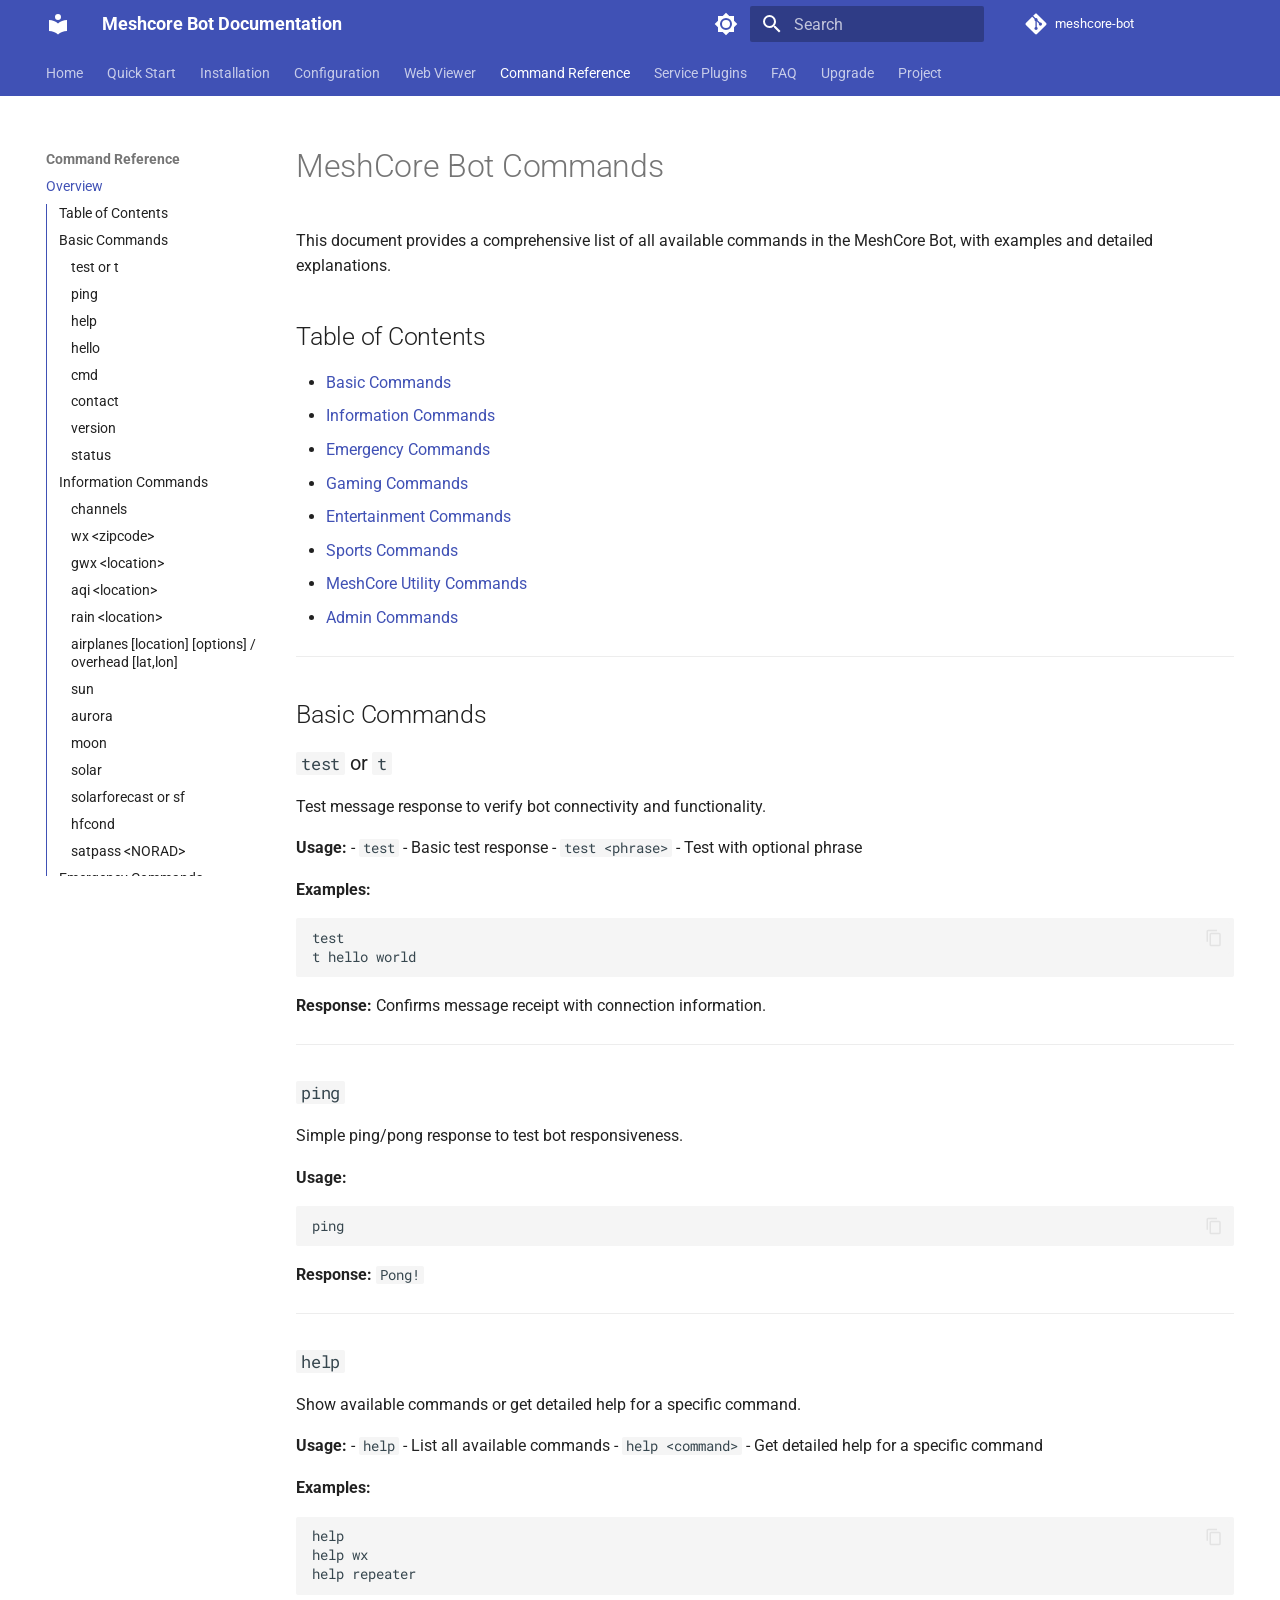
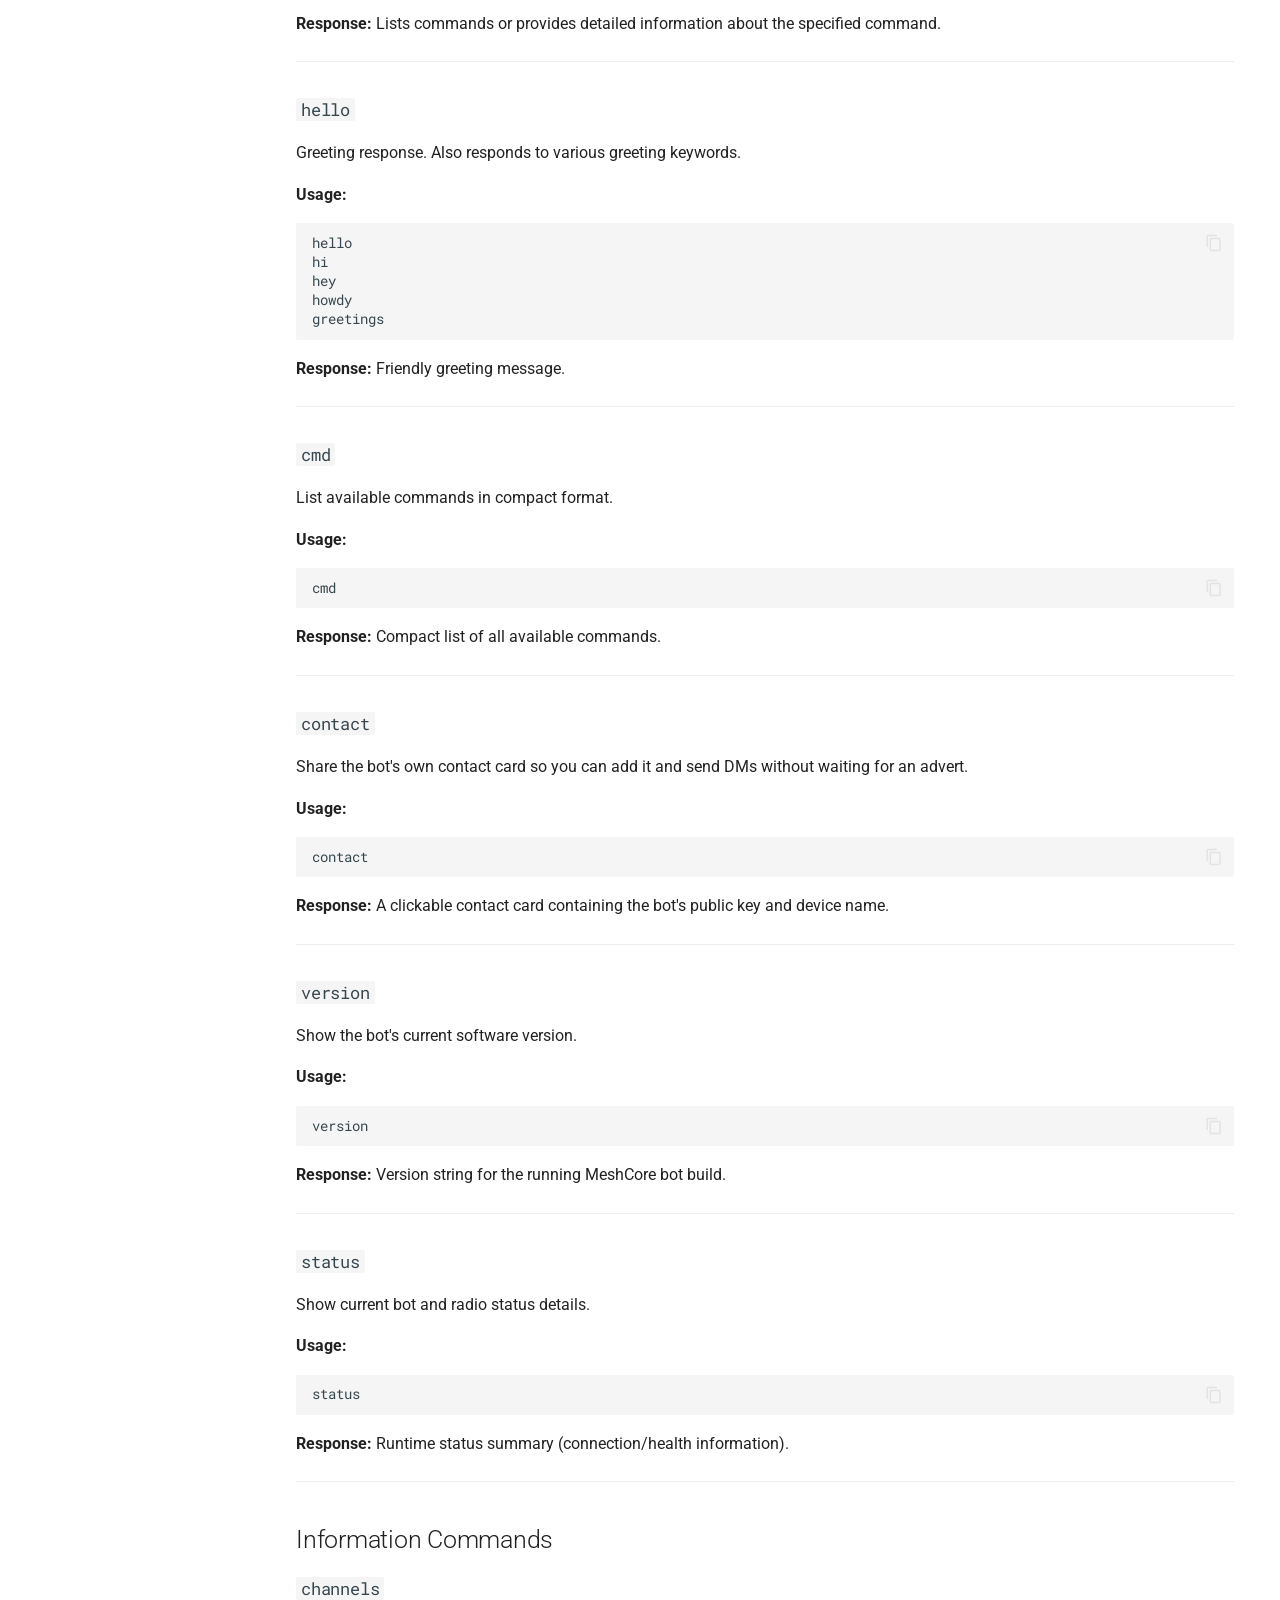
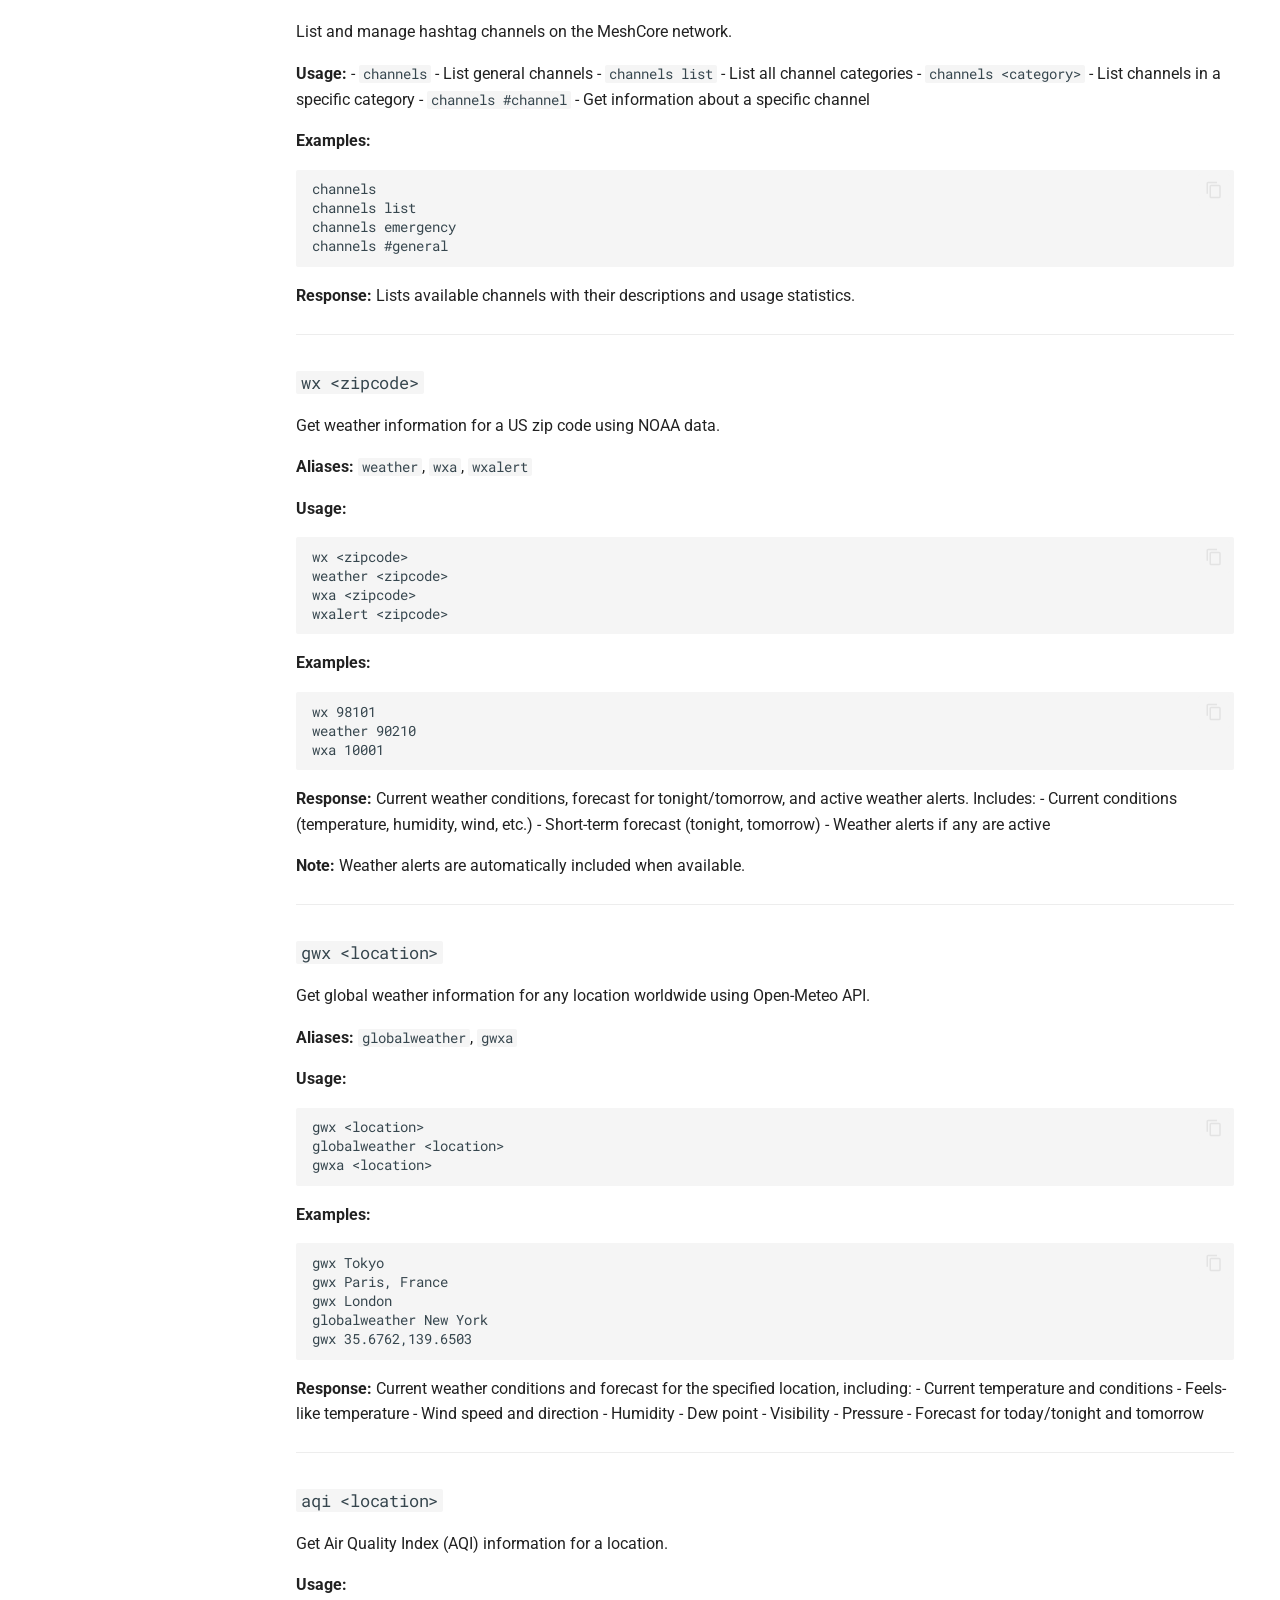
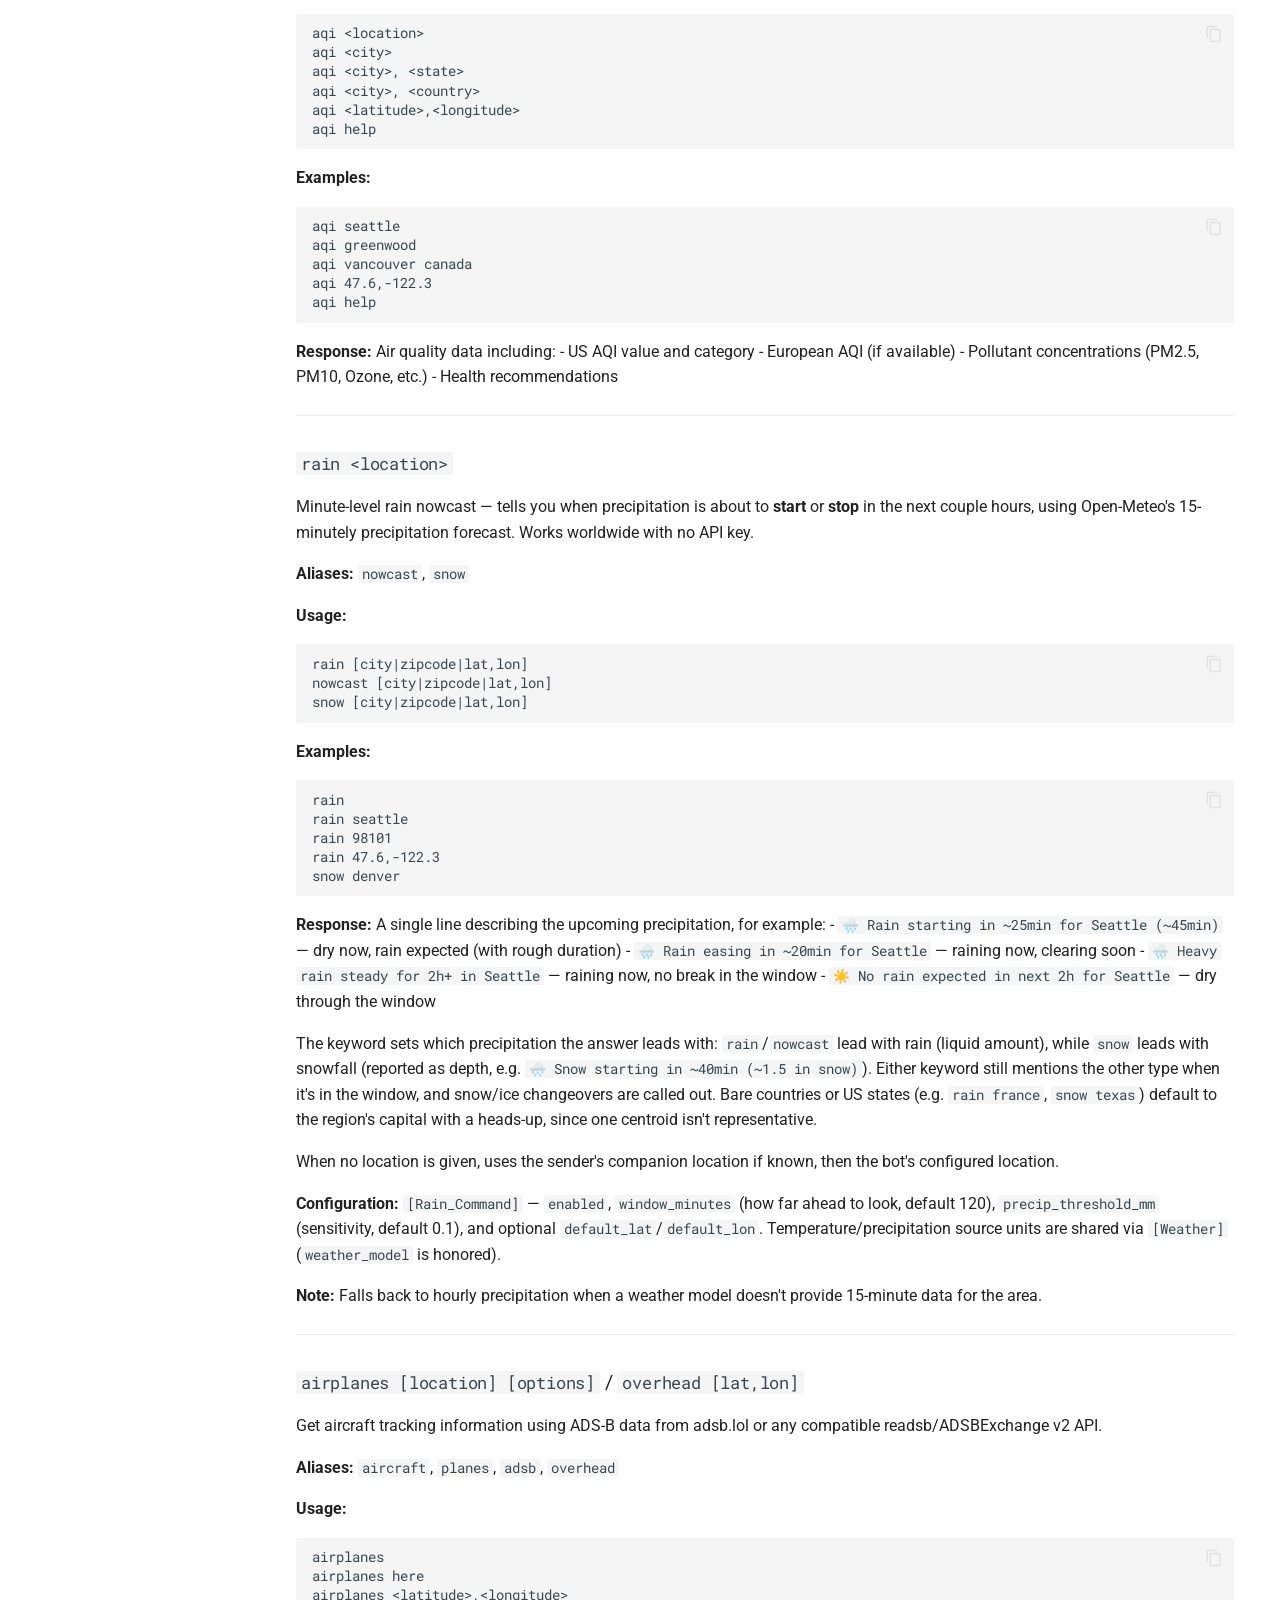
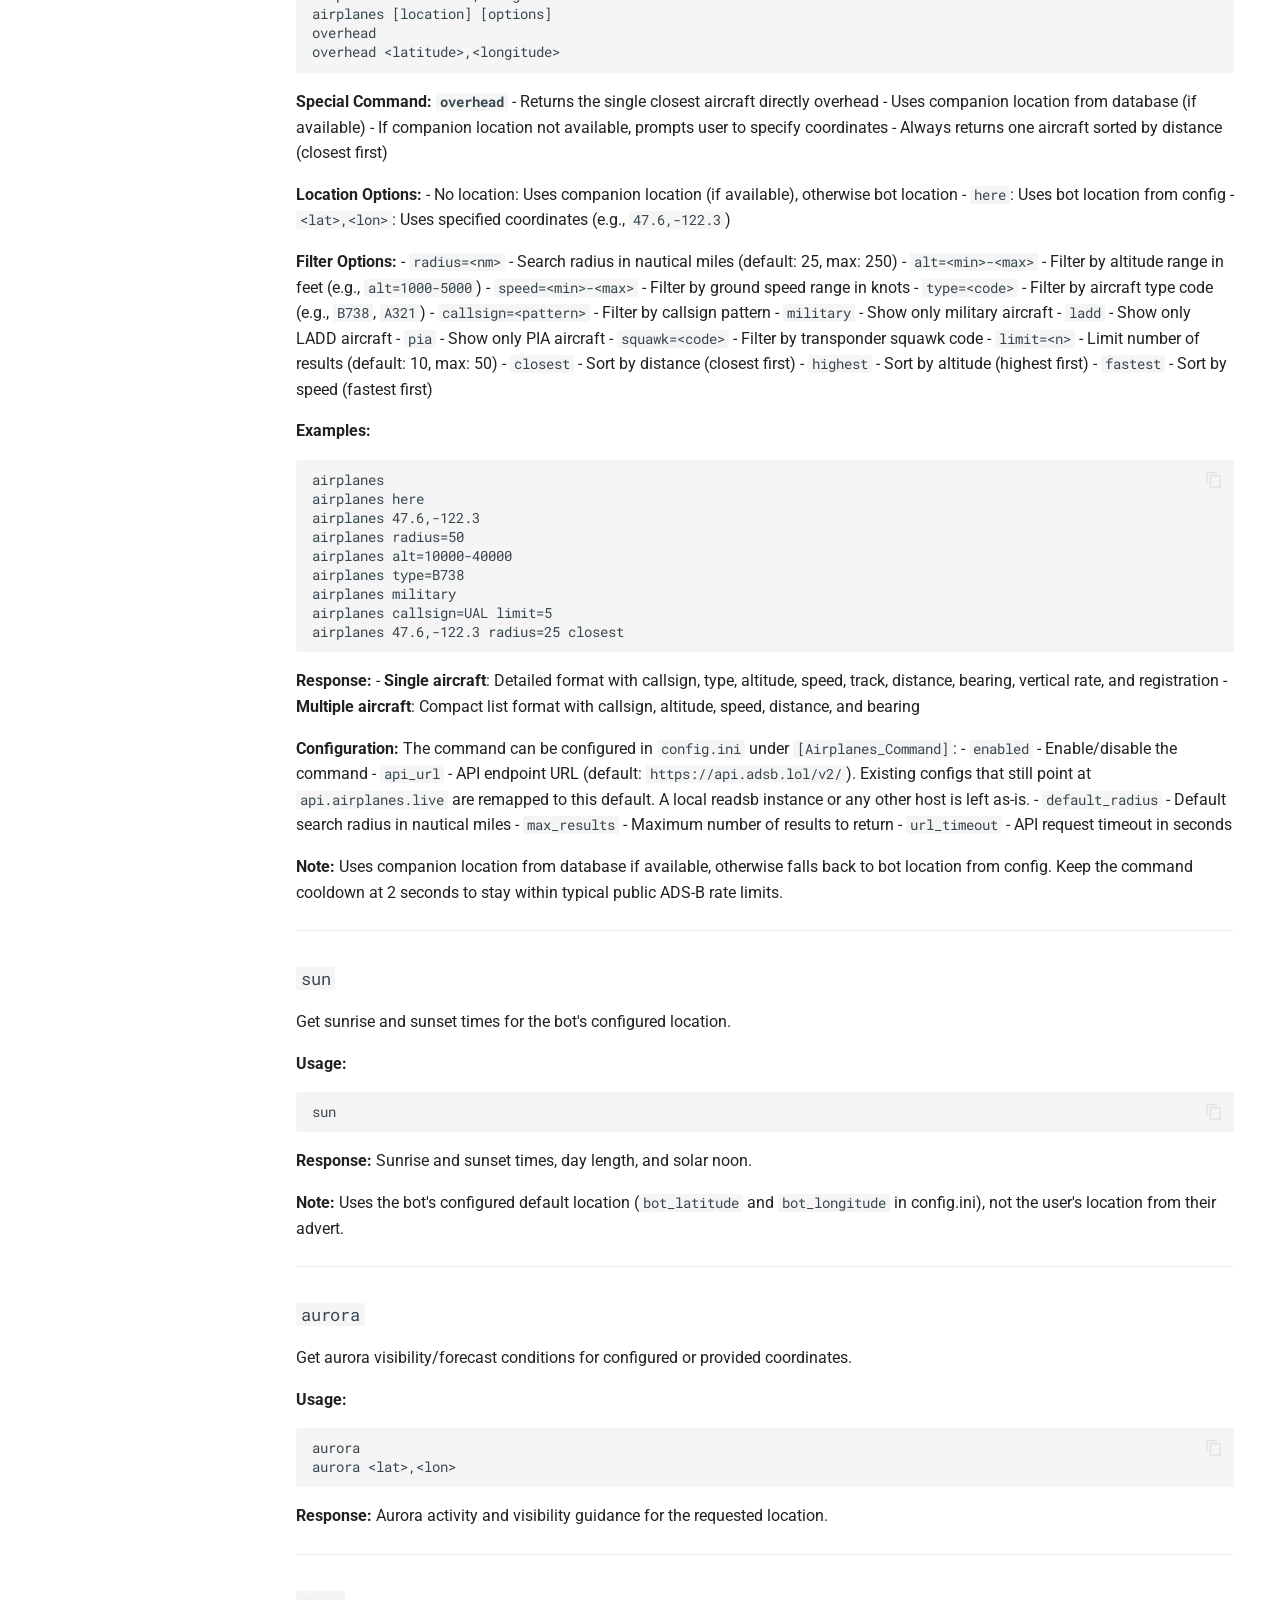
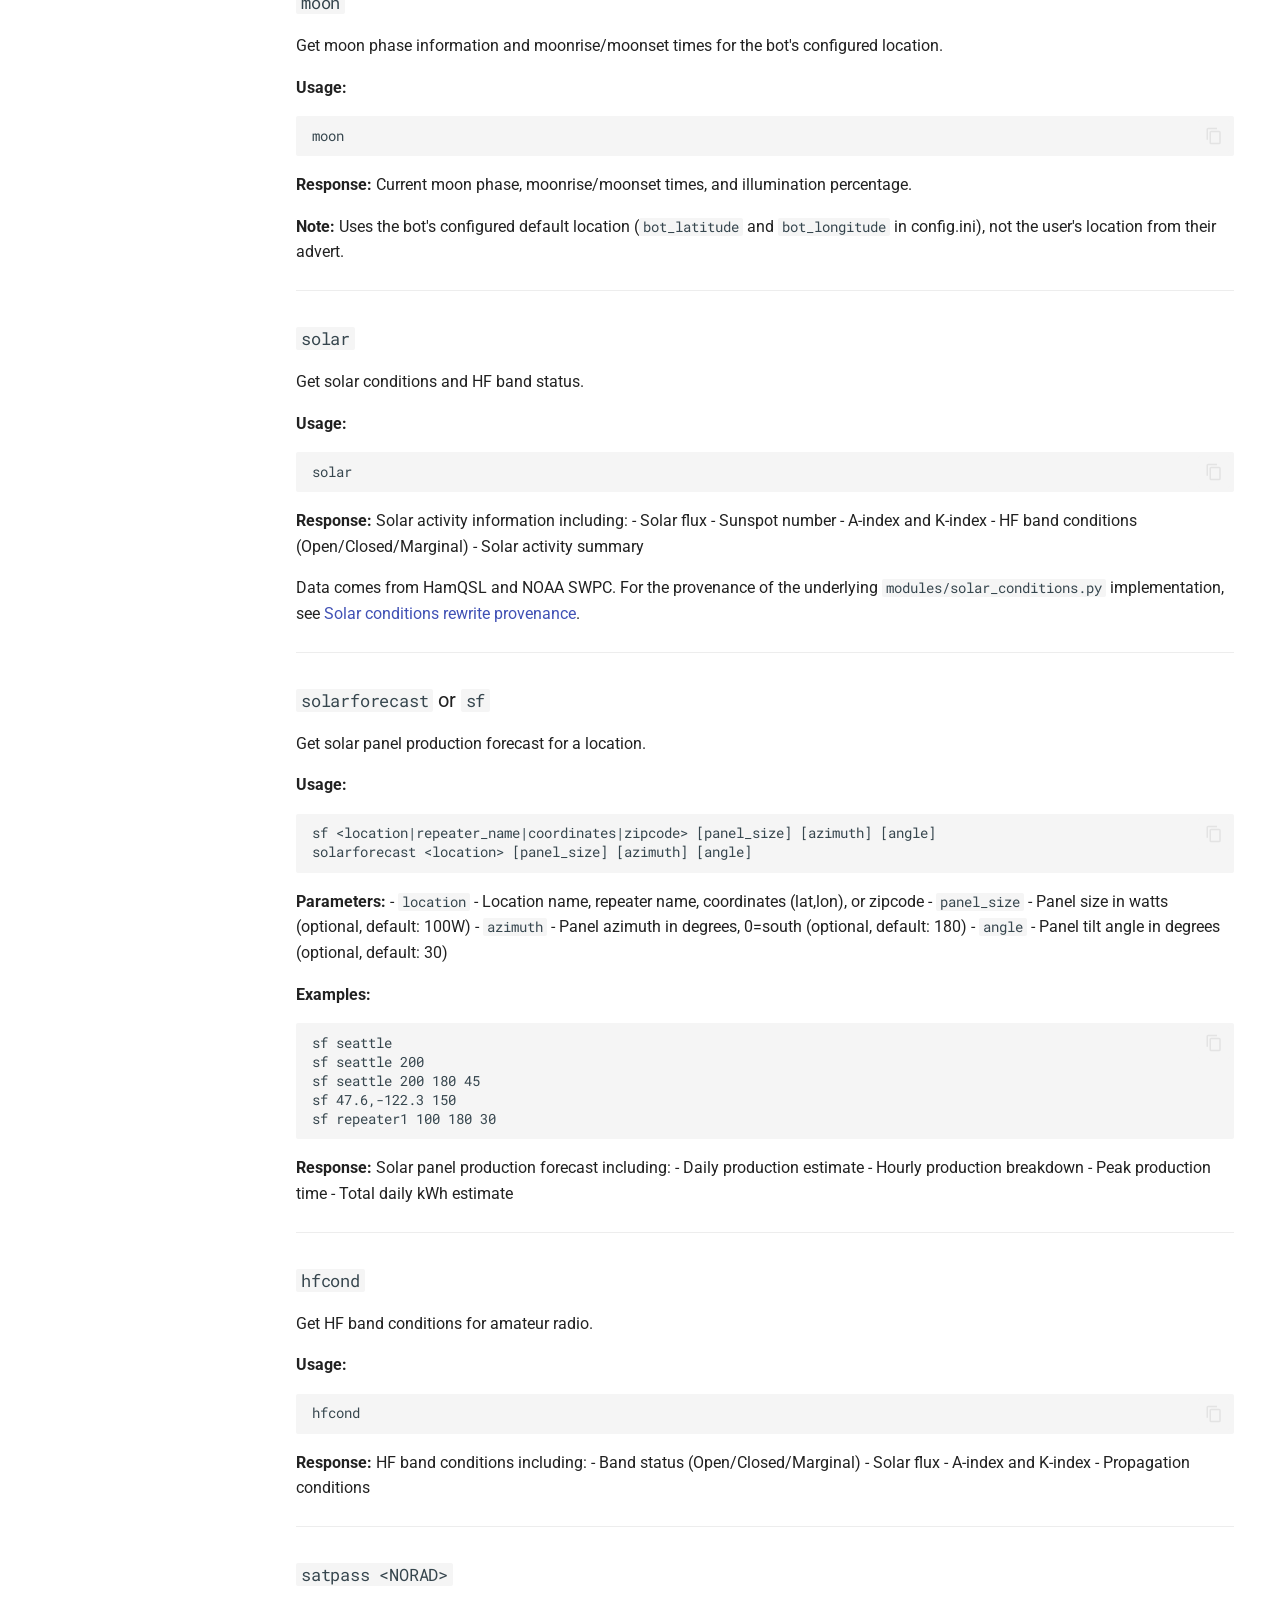
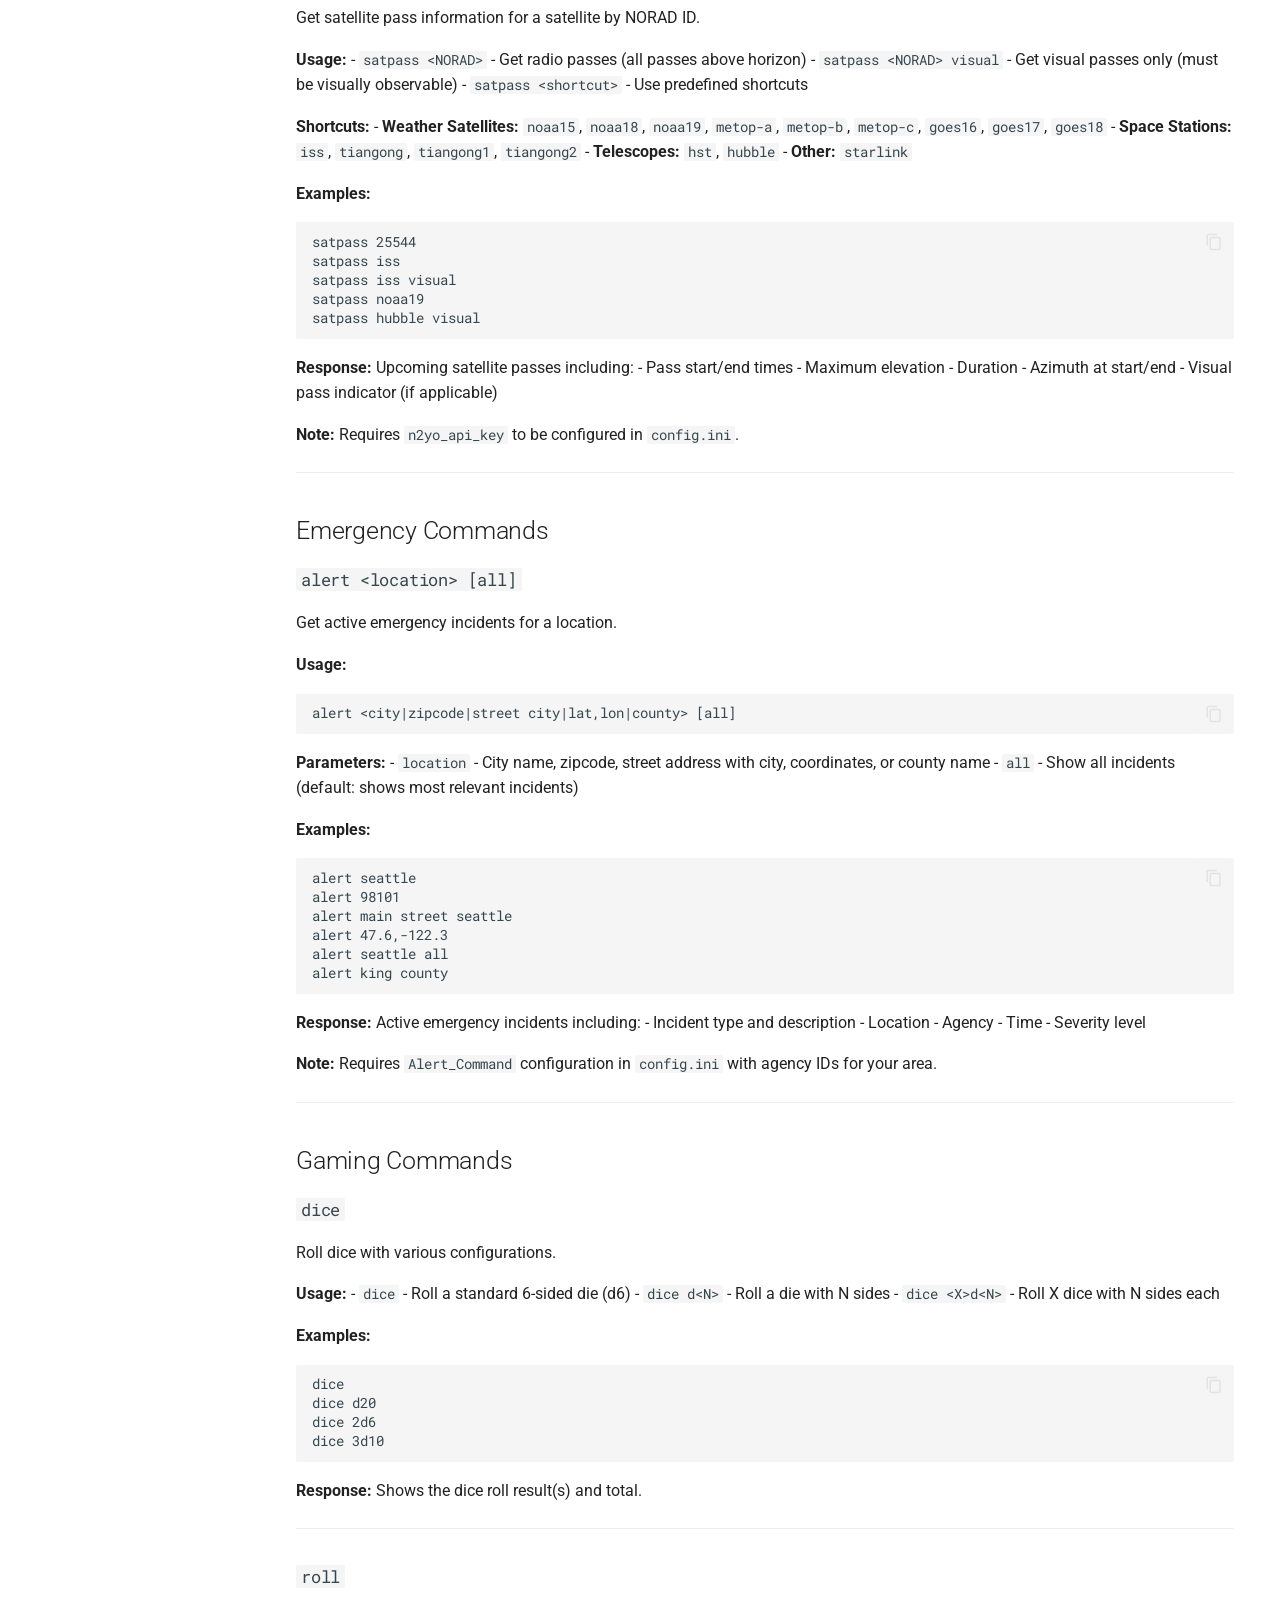
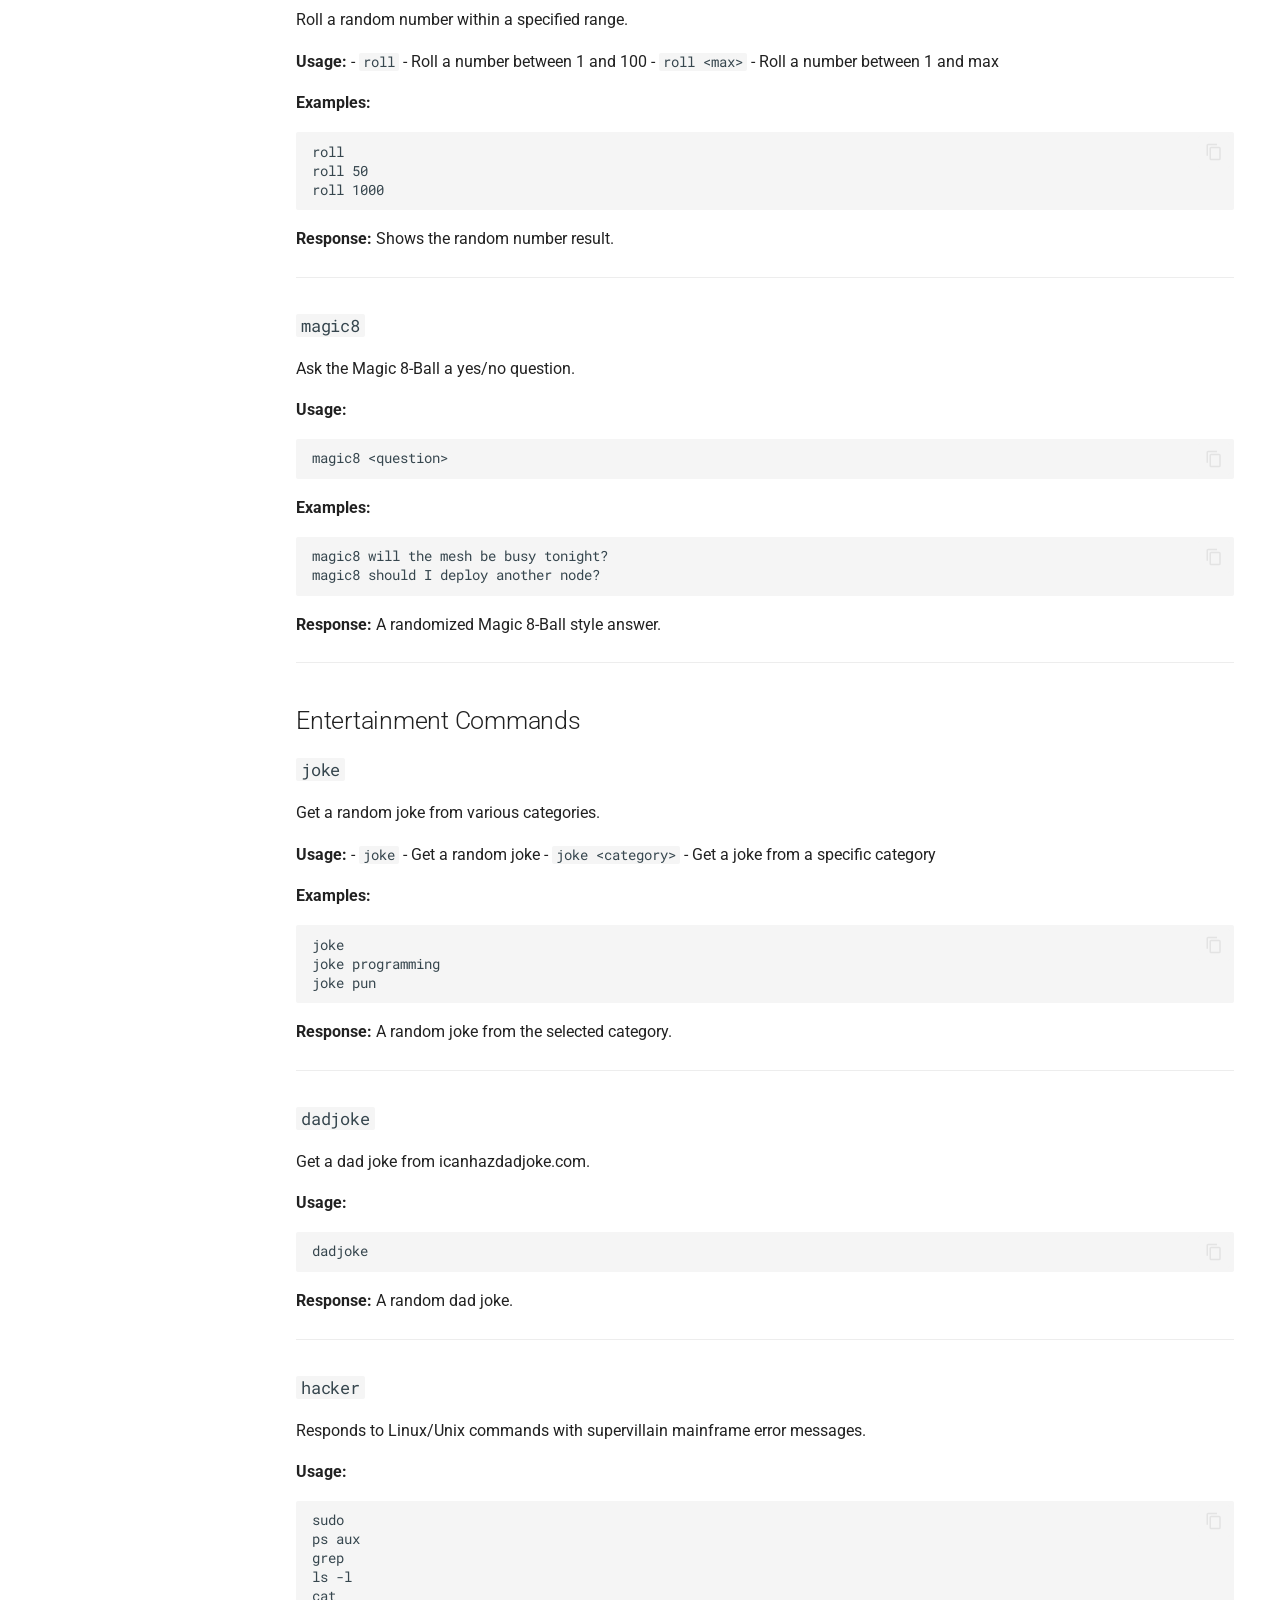
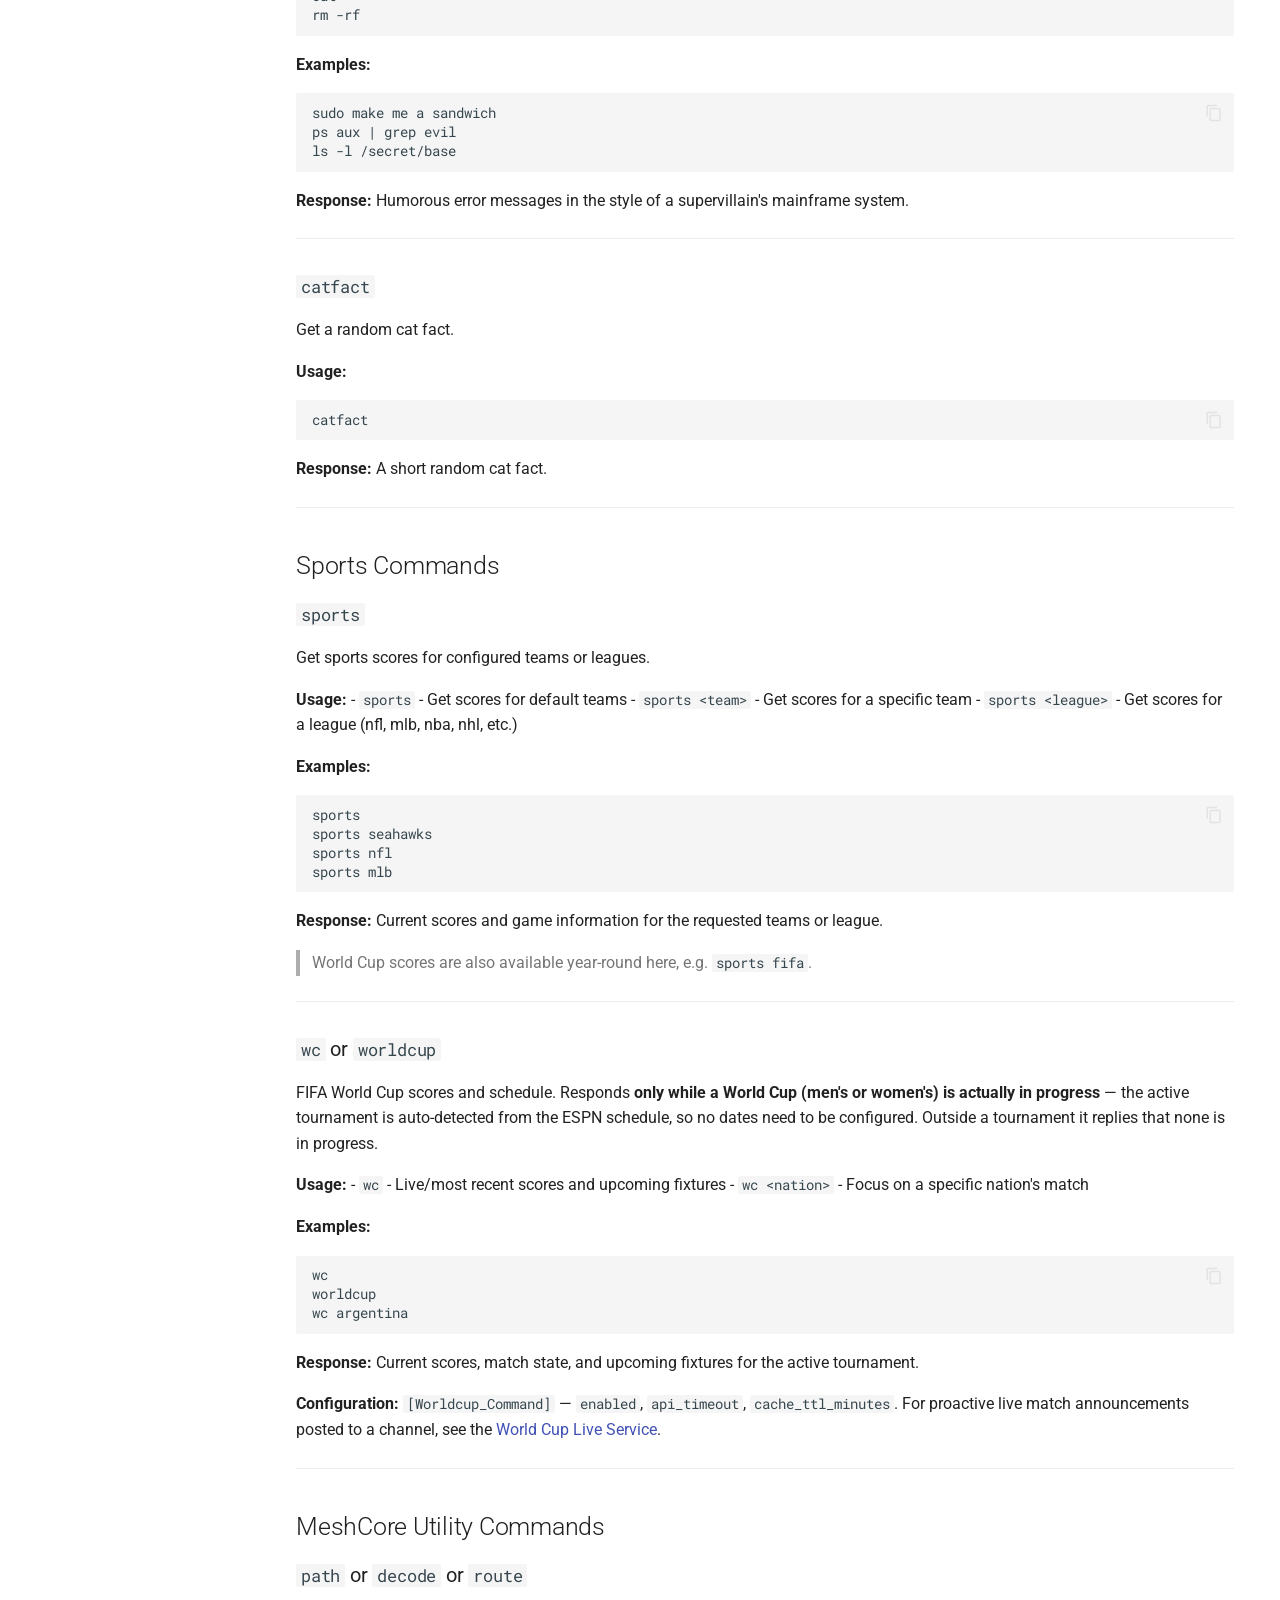
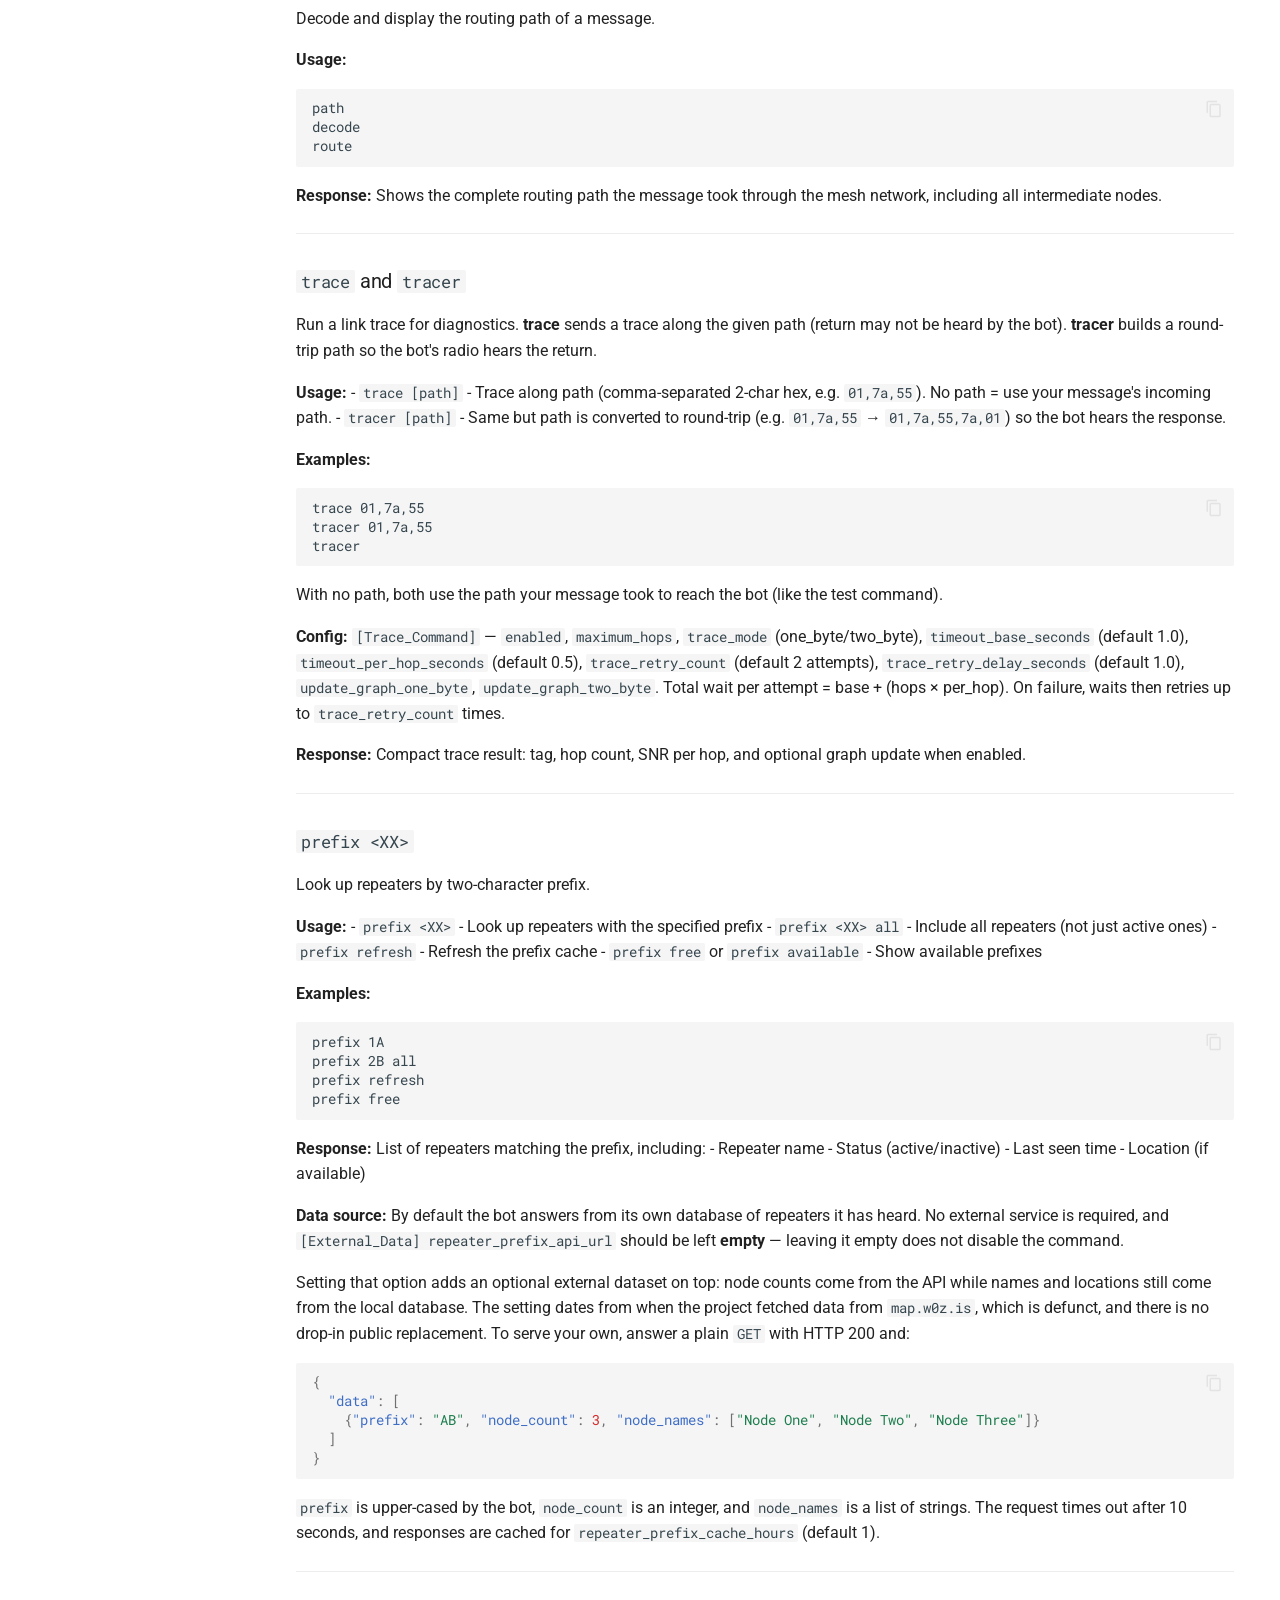
<file: command-reference/index.html>
<!doctype html>
<html lang="en" class="no-js">
  <head>
    
      <meta charset="utf-8">
      <meta name="viewport" content="width=device-width,initial-scale=1">
      
        <meta name="description" content="Documentation for the MeshCore bot and its services">
      
      
      
        <link rel="canonical" href="https://agessaman.github.io/meshcore-bot/command-reference/">
      
      
        <link rel="prev" href="../web-viewer/">
      
      
        <link rel="next" href="../repeater-commands/">
      
      
        
      
      
      <link rel="icon" href="../assets/images/favicon.png">
      <meta name="generator" content="mkdocs-1.6.1, mkdocs-material-9.8.0">
    
    
      
        <title>Overview - Meshcore Bot Documentation</title>
      
    
    
      <link rel="stylesheet" href="../assets/stylesheets/main.57a0d79d.min.css">
      
        
        <link rel="stylesheet" href="../assets/stylesheets/palette.fb2fffe2.min.css">
      
      


    
    
      
    
    
      
        
        
        <link rel="preconnect" href="https://fonts.gstatic.com" crossorigin>
        <link rel="stylesheet" href="https://fonts.googleapis.com/css?family=Roboto:300,300i,400,400i,700,700i%7CRoboto+Mono:400,400i,700,700i&display=fallback">
        <style>:root{--md-text-font:"Roboto";--md-code-font:"Roboto Mono"}</style>
      
    
    
    <script>__md_scope=new URL("..",location),__md_hash=e=>[...e].reduce(((e,_)=>(e<<5)-e+_.charCodeAt(0)),0),__md_get=(e,_=localStorage,t=__md_scope)=>JSON.parse(_.getItem(t.pathname+"."+e)),__md_set=(e,_,t=localStorage,a=__md_scope)=>{try{t.setItem(a.pathname+"."+e,JSON.stringify(_))}catch(e){}}</script>
    
      

    
    
  </head>
  
  
    
    
      
    
    
    
    
    <body dir="ltr" data-md-color-scheme="default" data-md-color-primary="indigo" data-md-color-accent="cyan">
  
    
    <input class="md-toggle" data-md-toggle="drawer" type="checkbox" id="__drawer" autocomplete="off">
    <input class="md-toggle" data-md-toggle="search" type="checkbox" id="__search" autocomplete="off">
    <label class="md-overlay" for="__drawer"></label>
    <div data-md-component="skip">
      
        
        <a href="#meshcore-bot-commands" class="md-skip">
          Skip to content
        </a>
      
    </div>
    <div data-md-component="announce">
      
    </div>
    
    
      

<header class="md-header" data-md-component="header">
  <nav class="md-header__inner md-grid" aria-label="Header">
    <a href=".." title="Meshcore Bot Documentation" class="md-header__button md-logo" aria-label="Meshcore Bot Documentation" data-md-component="logo">
      
  
  <svg xmlns="http://www.w3.org/2000/svg" viewBox="0 0 24 24"><path d="M12 8a3 3 0 0 0 3-3 3 3 0 0 0-3-3 3 3 0 0 0-3 3 3 3 0 0 0 3 3m0 3.54C9.64 9.35 6.5 8 3 8v11c3.5 0 6.64 1.35 9 3.54 2.36-2.19 5.5-3.54 9-3.54V8c-3.5 0-6.64 1.35-9 3.54"/></svg>

    </a>
    <label class="md-header__button md-icon" for="__drawer">
      
      <svg xmlns="http://www.w3.org/2000/svg" viewBox="0 0 24 24"><path d="M3 6h18v2H3zm0 5h18v2H3zm0 5h18v2H3z"/></svg>
    </label>
    <div class="md-header__title" data-md-component="header-title">
      <div class="md-header__ellipsis">
        <div class="md-header__topic">
          <span class="md-ellipsis">
            Meshcore Bot Documentation
          </span>
        </div>
        <div class="md-header__topic" data-md-component="header-topic">
          <span class="md-ellipsis">
            
              Overview
            
          </span>
        </div>
      </div>
    </div>
    
      
        <form class="md-header__option" data-md-component="palette">
  
    
    
    
    <input class="md-option" data-md-color-media="" data-md-color-scheme="default" data-md-color-primary="indigo" data-md-color-accent="cyan"  aria-label="Switch to dark mode"  type="radio" name="__palette" id="__palette_0">
    
      <label class="md-header__button md-icon" title="Switch to dark mode" for="__palette_1" hidden>
        <svg xmlns="http://www.w3.org/2000/svg" viewBox="0 0 24 24"><path d="M12 8a4 4 0 0 0-4 4 4 4 0 0 0 4 4 4 4 0 0 0 4-4 4 4 0 0 0-4-4m0 10a6 6 0 0 1-6-6 6 6 0 0 1 6-6 6 6 0 0 1 6 6 6 6 0 0 1-6 6m8-9.31V4h-4.69L12 .69 8.69 4H4v4.69L.69 12 4 15.31V20h4.69L12 23.31 15.31 20H20v-4.69L23.31 12z"/></svg>
      </label>
    
  
    
    
    
    <input class="md-option" data-md-color-media="" data-md-color-scheme="slate" data-md-color-primary="indigo" data-md-color-accent="cyan"  aria-label="Switch to light mode"  type="radio" name="__palette" id="__palette_1">
    
      <label class="md-header__button md-icon" title="Switch to light mode" for="__palette_0" hidden>
        <svg xmlns="http://www.w3.org/2000/svg" viewBox="0 0 24 24"><path d="M12 18c-.89 0-1.74-.2-2.5-.55C11.56 16.5 13 14.42 13 12s-1.44-4.5-3.5-5.45C10.26 6.2 11.11 6 12 6a6 6 0 0 1 6 6 6 6 0 0 1-6 6m8-9.31V4h-4.69L12 .69 8.69 4H4v4.69L.69 12 4 15.31V20h4.69L12 23.31 15.31 20H20v-4.69L23.31 12z"/></svg>
      </label>
    
  
</form>
      
    
    
      <script>var palette=__md_get("__palette");if(palette&&palette.color){if("(prefers-color-scheme)"===palette.color.media){var media=matchMedia("(prefers-color-scheme: light)"),input=document.querySelector(media.matches?"[data-md-color-media='(prefers-color-scheme: light)']":"[data-md-color-media='(prefers-color-scheme: dark)']");palette.color.media=input.getAttribute("data-md-color-media"),palette.color.scheme=input.getAttribute("data-md-color-scheme"),palette.color.primary=input.getAttribute("data-md-color-primary"),palette.color.accent=input.getAttribute("data-md-color-accent")}for(var[key,value]of Object.entries(palette.color))document.body.setAttribute("data-md-color-"+key,value)}</script>
    
    
    
      
      
        <label class="md-header__button md-icon" for="__search">
          
          <svg xmlns="http://www.w3.org/2000/svg" viewBox="0 0 24 24"><path d="M9.5 3A6.5 6.5 0 0 1 16 9.5c0 1.61-.59 3.09-1.56 4.23l.27.27h.79l5 5-1.5 1.5-5-5v-.79l-.27-.27A6.52 6.52 0 0 1 9.5 16 6.5 6.5 0 0 1 3 9.5 6.5 6.5 0 0 1 9.5 3m0 2C7 5 5 7 5 9.5S7 14 9.5 14 14 12 14 9.5 12 5 9.5 5"/></svg>
        </label>
        <div class="md-search" data-md-component="search" role="dialog">
  <label class="md-search__overlay" for="__search"></label>
  <div class="md-search__inner" role="search">
    <form class="md-search__form" name="search">
      <input type="text" class="md-search__input" name="query" aria-label="Search" placeholder="Search" autocapitalize="off" autocorrect="off" autocomplete="off" spellcheck="false" data-md-component="search-query" required>
      <label class="md-search__icon md-icon" for="__search">
        
        <svg xmlns="http://www.w3.org/2000/svg" viewBox="0 0 24 24"><path d="M9.5 3A6.5 6.5 0 0 1 16 9.5c0 1.61-.59 3.09-1.56 4.23l.27.27h.79l5 5-1.5 1.5-5-5v-.79l-.27-.27A6.52 6.52 0 0 1 9.5 16 6.5 6.5 0 0 1 3 9.5 6.5 6.5 0 0 1 9.5 3m0 2C7 5 5 7 5 9.5S7 14 9.5 14 14 12 14 9.5 12 5 9.5 5"/></svg>
        
        <svg xmlns="http://www.w3.org/2000/svg" viewBox="0 0 24 24"><path d="M20 11v2H8l5.5 5.5-1.42 1.42L4.16 12l7.92-7.92L13.5 5.5 8 11z"/></svg>
      </label>
      <nav class="md-search__options" aria-label="Search">
        
        <button type="reset" class="md-search__icon md-icon" title="Clear" aria-label="Clear" tabindex="-1">
          
          <svg xmlns="http://www.w3.org/2000/svg" viewBox="0 0 24 24"><path d="M19 6.41 17.59 5 12 10.59 6.41 5 5 6.41 10.59 12 5 17.59 6.41 19 12 13.41 17.59 19 19 17.59 13.41 12z"/></svg>
        </button>
      </nav>
      
    </form>
    <div class="md-search__output">
      <div class="md-search__scrollwrap" tabindex="0" data-md-scrollfix>
        <div class="md-search-result" data-md-component="search-result">
          <div class="md-search-result__meta">
            Initializing search
          </div>
          <ol class="md-search-result__list" role="presentation"></ol>
        </div>
      </div>
    </div>
  </div>
</div>
      
    
    
      <div class="md-header__source">
        <a href="https://github.com/agessaman/meshcore-bot" title="Go to repository" class="md-source" data-md-component="source">
  <div class="md-source__icon md-icon">
    
    <svg xmlns="http://www.w3.org/2000/svg" viewBox="0 0 448 512"><!--! Font Awesome Free 7.1.0 by @fontawesome - https://fontawesome.com License - https://fontawesome.com/license/free (Icons: CC BY 4.0, Fonts: SIL OFL 1.1, Code: MIT License) Copyright 2025 Fonticons, Inc.--><path d="M439.6 236.1 244 40.5c-5.4-5.5-12.8-8.5-20.4-8.5s-15 3-20.4 8.4L162.5 81l51.5 51.5c27.1-9.1 52.7 16.8 43.4 43.7l49.7 49.7c34.2-11.8 61.2 31 35.5 56.7-26.5 26.5-70.2-2.9-56-37.3L240.3 199v121.9c25.3 12.5 22.3 41.8 9.1 55-6.4 6.4-15.2 10.1-24.3 10.1s-17.8-3.6-24.3-10.1c-17.6-17.6-11.1-46.9 11.2-56v-123c-20.8-8.5-24.6-30.7-18.6-45L142.6 101 8.5 235.1C3 240.6 0 247.9 0 255.5s3 15 8.5 20.4l195.6 195.7c5.4 5.4 12.7 8.4 20.4 8.4s15-3 20.4-8.4l194.7-194.7c5.4-5.4 8.4-12.8 8.4-20.4s-3-15-8.4-20.4"/></svg>
  </div>
  <div class="md-source__repository">
    meshcore-bot
  </div>
</a>
      </div>
    
  </nav>
  
</header>
    
    <div class="md-container" data-md-component="container">
      
      
        
          
            
<nav class="md-tabs" aria-label="Tabs" data-md-component="tabs">
  <div class="md-grid">
    <ul class="md-tabs__list">
      
        
  
  
  
  
    <li class="md-tabs__item">
      <a href=".." class="md-tabs__link">
        
  
  
    
  
  Home

      </a>
    </li>
  

      
        
  
  
  
  
    <li class="md-tabs__item">
      <a href="../getting-started/" class="md-tabs__link">
        
  
  
    
  
  Quick Start

      </a>
    </li>
  

      
        
  
  
  
  
    
    
      <li class="md-tabs__item">
        <a href="../installation/" class="md-tabs__link">
          
  
  
  Installation

        </a>
      </li>
    
  

      
        
  
  
  
  
    
    
      <li class="md-tabs__item">
        <a href="../configuration/" class="md-tabs__link">
          
  
  
  Configuration

        </a>
      </li>
    
  

      
        
  
  
  
  
    <li class="md-tabs__item">
      <a href="../web-viewer/" class="md-tabs__link">
        
  
  
    
  
  Web Viewer

      </a>
    </li>
  

      
        
  
  
  
    
  
  
    
    
      <li class="md-tabs__item md-tabs__item--active">
        <a href="./" class="md-tabs__link">
          
  
  
  Command Reference

        </a>
      </li>
    
  

      
        
  
  
  
  
    
    
      <li class="md-tabs__item">
        <a href="../service-plugins/" class="md-tabs__link">
          
  
  
  Service Plugins

        </a>
      </li>
    
  

      
        
  
  
  
  
    <li class="md-tabs__item">
      <a href="../faq/" class="md-tabs__link">
        
  
  
    
  
  FAQ

      </a>
    </li>
  

      
        
  
  
  
  
    <li class="md-tabs__item">
      <a href="../upgrade/" class="md-tabs__link">
        
  
  
    
  
  Upgrade

      </a>
    </li>
  

      
        
  
  
  
  
    
    
      <li class="md-tabs__item">
        <a href="../solar-conditions-provenance/" class="md-tabs__link">
          
  
  
  Project

        </a>
      </li>
    
  

      
    </ul>
  </div>
</nav>
          
        
      
      <main class="md-main" data-md-component="main">
        <div class="md-main__inner md-grid">
          
            
              
              <div class="md-sidebar md-sidebar--primary" data-md-component="sidebar" data-md-type="navigation" >
                <div class="md-sidebar__scrollwrap">
                  <div class="md-sidebar__inner">
                    


  


  

<nav class="md-nav md-nav--primary md-nav--lifted md-nav--integrated" aria-label="Navigation" data-md-level="0">
  <label class="md-nav__title" for="__drawer">
    <a href=".." title="Meshcore Bot Documentation" class="md-nav__button md-logo" aria-label="Meshcore Bot Documentation" data-md-component="logo">
      
  
  <svg xmlns="http://www.w3.org/2000/svg" viewBox="0 0 24 24"><path d="M12 8a3 3 0 0 0 3-3 3 3 0 0 0-3-3 3 3 0 0 0-3 3 3 3 0 0 0 3 3m0 3.54C9.64 9.35 6.5 8 3 8v11c3.5 0 6.64 1.35 9 3.54 2.36-2.19 5.5-3.54 9-3.54V8c-3.5 0-6.64 1.35-9 3.54"/></svg>

    </a>
    Meshcore Bot Documentation
  </label>
  
    <div class="md-nav__source">
      <a href="https://github.com/agessaman/meshcore-bot" title="Go to repository" class="md-source" data-md-component="source">
  <div class="md-source__icon md-icon">
    
    <svg xmlns="http://www.w3.org/2000/svg" viewBox="0 0 448 512"><!--! Font Awesome Free 7.1.0 by @fontawesome - https://fontawesome.com License - https://fontawesome.com/license/free (Icons: CC BY 4.0, Fonts: SIL OFL 1.1, Code: MIT License) Copyright 2025 Fonticons, Inc.--><path d="M439.6 236.1 244 40.5c-5.4-5.5-12.8-8.5-20.4-8.5s-15 3-20.4 8.4L162.5 81l51.5 51.5c27.1-9.1 52.7 16.8 43.4 43.7l49.7 49.7c34.2-11.8 61.2 31 35.5 56.7-26.5 26.5-70.2-2.9-56-37.3L240.3 199v121.9c25.3 12.5 22.3 41.8 9.1 55-6.4 6.4-15.2 10.1-24.3 10.1s-17.8-3.6-24.3-10.1c-17.6-17.6-11.1-46.9 11.2-56v-123c-20.8-8.5-24.6-30.7-18.6-45L142.6 101 8.5 235.1C3 240.6 0 247.9 0 255.5s3 15 8.5 20.4l195.6 195.7c5.4 5.4 12.7 8.4 20.4 8.4s15-3 20.4-8.4l194.7-194.7c5.4-5.4 8.4-12.8 8.4-20.4s-3-15-8.4-20.4"/></svg>
  </div>
  <div class="md-source__repository">
    meshcore-bot
  </div>
</a>
    </div>
  
  <ul class="md-nav__list" data-md-scrollfix>
    
      
      
  
  
  
  
    <li class="md-nav__item">
      <a href=".." class="md-nav__link">
        
  
  
  <span class="md-ellipsis">
    
  
    Home
  

    
  </span>
  
  

      </a>
    </li>
  

    
      
      
  
  
  
  
    <li class="md-nav__item">
      <a href="../getting-started/" class="md-nav__link">
        
  
  
  <span class="md-ellipsis">
    
  
    Quick Start
  

    
  </span>
  
  

      </a>
    </li>
  

    
      
      
  
  
  
  
    
    
    
    
      
      
        
      
    
    
    <li class="md-nav__item md-nav__item--nested">
      
        
        
        <input class="md-nav__toggle md-toggle " type="checkbox" id="__nav_3" >
        
          
          <label class="md-nav__link" for="__nav_3" id="__nav_3_label" tabindex="0">
            
  
  
  <span class="md-ellipsis">
    
  
    Installation
  

    
  </span>
  
  

            <span class="md-nav__icon md-icon"></span>
          </label>
        
        <nav class="md-nav" data-md-level="1" aria-labelledby="__nav_3_label" aria-expanded="false">
          <label class="md-nav__title" for="__nav_3">
            <span class="md-nav__icon md-icon"></span>
            
  
    Installation
  

          </label>
          <ul class="md-nav__list" data-md-scrollfix>
            
              
                
  
  
  
  
    <li class="md-nav__item">
      <a href="../installation/" class="md-nav__link">
        
  
  
  <span class="md-ellipsis">
    
  
    Overview
  

    
  </span>
  
  

      </a>
    </li>
  

              
            
              
                
  
  
  
  
    <li class="md-nav__item">
      <a href="../docker/" class="md-nav__link">
        
  
  
  <span class="md-ellipsis">
    
  
    Docker
  

    
  </span>
  
  

      </a>
    </li>
  

              
            
              
                
  
  
  
  
    <li class="md-nav__item">
      <a href="../service-installation/" class="md-nav__link">
        
  
  
  <span class="md-ellipsis">
    
  
    Service
  

    
  </span>
  
  

      </a>
    </li>
  

              
            
          </ul>
        </nav>
      
    </li>
  

    
      
      
  
  
  
  
    
    
    
    
      
      
        
      
    
    
    <li class="md-nav__item md-nav__item--nested">
      
        
        
        <input class="md-nav__toggle md-toggle " type="checkbox" id="__nav_4" >
        
          
          <label class="md-nav__link" for="__nav_4" id="__nav_4_label" tabindex="0">
            
  
  
  <span class="md-ellipsis">
    
  
    Configuration
  

    
  </span>
  
  

            <span class="md-nav__icon md-icon"></span>
          </label>
        
        <nav class="md-nav" data-md-level="1" aria-labelledby="__nav_4_label" aria-expanded="false">
          <label class="md-nav__title" for="__nav_4">
            <span class="md-nav__icon md-icon"></span>
            
  
    Configuration
  

          </label>
          <ul class="md-nav__list" data-md-scrollfix>
            
              
                
  
  
  
  
    <li class="md-nav__item">
      <a href="../configuration/" class="md-nav__link">
        
  
  
  <span class="md-ellipsis">
    
  
    Overview
  

    
  </span>
  
  

      </a>
    </li>
  

              
            
              
                
  
  
  
  
    <li class="md-nav__item">
      <a href="../data-retention/" class="md-nav__link">
        
  
  
  <span class="md-ellipsis">
    
  
    Data retention
  

    
  </span>
  
  

      </a>
    </li>
  

              
            
              
                
  
  
  
  
    <li class="md-nav__item">
      <a href="../local-plugins/" class="md-nav__link">
        
  
  
  <span class="md-ellipsis">
    
  
    Local plugins and services
  

    
  </span>
  
  

      </a>
    </li>
  

              
            
              
                
  
  
  
  
    <li class="md-nav__item">
      <a href="../checkin-api/" class="md-nav__link">
        
  
  
  <span class="md-ellipsis">
    
  
    Check-in API
  

    
  </span>
  
  

      </a>
    </li>
  

              
            
              
                
  
  
  
  
    <li class="md-nav__item">
      <a href="../path-command-config/" class="md-nav__link">
        
  
  
  <span class="md-ellipsis">
    
  
    Path Command
  

    
  </span>
  
  

      </a>
    </li>
  

              
            
              
                
  
  
  
  
    <li class="md-nav__item">
      <a href="../config-validation/" class="md-nav__link">
        
  
  
  <span class="md-ellipsis">
    
  
    Config validation
  

    
  </span>
  
  

      </a>
    </li>
  

              
            
              
                
  
  
  
  
    <li class="md-nav__item">
      <a href="../region-warnings/" class="md-nav__link">
        
  
  
  <span class="md-ellipsis">
    
  
    Region warnings
  

    
  </span>
  
  

      </a>
    </li>
  

              
            
          </ul>
        </nav>
      
    </li>
  

    
      
      
  
  
  
  
    <li class="md-nav__item">
      <a href="../web-viewer/" class="md-nav__link">
        
  
  
  <span class="md-ellipsis">
    
  
    Web Viewer
  

    
  </span>
  
  

      </a>
    </li>
  

    
      
      
  
  
    
  
  
  
    
    
    
    
      
        
        
      
      
        
      
    
    
    <li class="md-nav__item md-nav__item--active md-nav__item--section md-nav__item--nested">
      
        
        
        <input class="md-nav__toggle md-toggle " type="checkbox" id="__nav_6" checked>
        
          
          <label class="md-nav__link" for="__nav_6" id="__nav_6_label" tabindex="">
            
  
  
  <span class="md-ellipsis">
    
  
    Command Reference
  

    
  </span>
  
  

            <span class="md-nav__icon md-icon"></span>
          </label>
        
        <nav class="md-nav" data-md-level="1" aria-labelledby="__nav_6_label" aria-expanded="true">
          <label class="md-nav__title" for="__nav_6">
            <span class="md-nav__icon md-icon"></span>
            
  
    Command Reference
  

          </label>
          <ul class="md-nav__list" data-md-scrollfix>
            
              
                
  
  
    
  
  
  
    <li class="md-nav__item md-nav__item--active">
      
      <input class="md-nav__toggle md-toggle" type="checkbox" id="__toc">
      
      
        
      
      
        <label class="md-nav__link md-nav__link--active" for="__toc">
          
  
  
  <span class="md-ellipsis">
    
  
    Overview
  

    
  </span>
  
  

          <span class="md-nav__icon md-icon"></span>
        </label>
      
      <a href="./" class="md-nav__link md-nav__link--active">
        
  
  
  <span class="md-ellipsis">
    
  
    Overview
  

    
  </span>
  
  

      </a>
      
        

<nav class="md-nav md-nav--secondary" aria-label="Table of contents">
  
  
  
    
  
  
    <label class="md-nav__title" for="__toc">
      <span class="md-nav__icon md-icon"></span>
      Table of contents
    </label>
    <ul class="md-nav__list" data-md-component="toc" data-md-scrollfix>
      
        <li class="md-nav__item">
  <a href="#table-of-contents" class="md-nav__link">
    <span class="md-ellipsis">
      
        Table of Contents
      
    </span>
  </a>
  
</li>
      
        <li class="md-nav__item">
  <a href="#basic-commands" class="md-nav__link">
    <span class="md-ellipsis">
      
        Basic Commands
      
    </span>
  </a>
  
    <nav class="md-nav" aria-label="Basic Commands">
      <ul class="md-nav__list">
        
          <li class="md-nav__item">
  <a href="#test-or-t" class="md-nav__link">
    <span class="md-ellipsis">
      
        test or t
      
    </span>
  </a>
  
</li>
        
          <li class="md-nav__item">
  <a href="#ping" class="md-nav__link">
    <span class="md-ellipsis">
      
        ping
      
    </span>
  </a>
  
</li>
        
          <li class="md-nav__item">
  <a href="#help" class="md-nav__link">
    <span class="md-ellipsis">
      
        help
      
    </span>
  </a>
  
</li>
        
          <li class="md-nav__item">
  <a href="#hello" class="md-nav__link">
    <span class="md-ellipsis">
      
        hello
      
    </span>
  </a>
  
</li>
        
          <li class="md-nav__item">
  <a href="#cmd" class="md-nav__link">
    <span class="md-ellipsis">
      
        cmd
      
    </span>
  </a>
  
</li>
        
          <li class="md-nav__item">
  <a href="#contact" class="md-nav__link">
    <span class="md-ellipsis">
      
        contact
      
    </span>
  </a>
  
</li>
        
          <li class="md-nav__item">
  <a href="#version" class="md-nav__link">
    <span class="md-ellipsis">
      
        version
      
    </span>
  </a>
  
</li>
        
          <li class="md-nav__item">
  <a href="#status" class="md-nav__link">
    <span class="md-ellipsis">
      
        status
      
    </span>
  </a>
  
</li>
        
      </ul>
    </nav>
  
</li>
      
        <li class="md-nav__item">
  <a href="#information-commands" class="md-nav__link">
    <span class="md-ellipsis">
      
        Information Commands
      
    </span>
  </a>
  
    <nav class="md-nav" aria-label="Information Commands">
      <ul class="md-nav__list">
        
          <li class="md-nav__item">
  <a href="#channels" class="md-nav__link">
    <span class="md-ellipsis">
      
        channels
      
    </span>
  </a>
  
</li>
        
          <li class="md-nav__item">
  <a href="#wx-zipcode" class="md-nav__link">
    <span class="md-ellipsis">
      
        wx &lt;zipcode&gt;
      
    </span>
  </a>
  
</li>
        
          <li class="md-nav__item">
  <a href="#gwx-location" class="md-nav__link">
    <span class="md-ellipsis">
      
        gwx &lt;location&gt;
      
    </span>
  </a>
  
</li>
        
          <li class="md-nav__item">
  <a href="#aqi-location" class="md-nav__link">
    <span class="md-ellipsis">
      
        aqi &lt;location&gt;
      
    </span>
  </a>
  
</li>
        
          <li class="md-nav__item">
  <a href="#rain-location" class="md-nav__link">
    <span class="md-ellipsis">
      
        rain &lt;location&gt;
      
    </span>
  </a>
  
</li>
        
          <li class="md-nav__item">
  <a href="#airplanes-location-options-overhead-latlon" class="md-nav__link">
    <span class="md-ellipsis">
      
        airplanes [location] [options] / overhead [lat,lon]
      
    </span>
  </a>
  
</li>
        
          <li class="md-nav__item">
  <a href="#sun" class="md-nav__link">
    <span class="md-ellipsis">
      
        sun
      
    </span>
  </a>
  
</li>
        
          <li class="md-nav__item">
  <a href="#aurora" class="md-nav__link">
    <span class="md-ellipsis">
      
        aurora
      
    </span>
  </a>
  
</li>
        
          <li class="md-nav__item">
  <a href="#moon" class="md-nav__link">
    <span class="md-ellipsis">
      
        moon
      
    </span>
  </a>
  
</li>
        
          <li class="md-nav__item">
  <a href="#solar" class="md-nav__link">
    <span class="md-ellipsis">
      
        solar
      
    </span>
  </a>
  
</li>
        
          <li class="md-nav__item">
  <a href="#solarforecast-or-sf" class="md-nav__link">
    <span class="md-ellipsis">
      
        solarforecast or sf
      
    </span>
  </a>
  
</li>
        
          <li class="md-nav__item">
  <a href="#hfcond" class="md-nav__link">
    <span class="md-ellipsis">
      
        hfcond
      
    </span>
  </a>
  
</li>
        
          <li class="md-nav__item">
  <a href="#satpass-norad" class="md-nav__link">
    <span class="md-ellipsis">
      
        satpass &lt;NORAD&gt;
      
    </span>
  </a>
  
</li>
        
      </ul>
    </nav>
  
</li>
      
        <li class="md-nav__item">
  <a href="#emergency-commands" class="md-nav__link">
    <span class="md-ellipsis">
      
        Emergency Commands
      
    </span>
  </a>
  
    <nav class="md-nav" aria-label="Emergency Commands">
      <ul class="md-nav__list">
        
          <li class="md-nav__item">
  <a href="#alert-location-all" class="md-nav__link">
    <span class="md-ellipsis">
      
        alert &lt;location&gt; [all]
      
    </span>
  </a>
  
</li>
        
      </ul>
    </nav>
  
</li>
      
        <li class="md-nav__item">
  <a href="#gaming-commands" class="md-nav__link">
    <span class="md-ellipsis">
      
        Gaming Commands
      
    </span>
  </a>
  
    <nav class="md-nav" aria-label="Gaming Commands">
      <ul class="md-nav__list">
        
          <li class="md-nav__item">
  <a href="#dice" class="md-nav__link">
    <span class="md-ellipsis">
      
        dice
      
    </span>
  </a>
  
</li>
        
          <li class="md-nav__item">
  <a href="#roll" class="md-nav__link">
    <span class="md-ellipsis">
      
        roll
      
    </span>
  </a>
  
</li>
        
          <li class="md-nav__item">
  <a href="#magic8" class="md-nav__link">
    <span class="md-ellipsis">
      
        magic8
      
    </span>
  </a>
  
</li>
        
      </ul>
    </nav>
  
</li>
      
        <li class="md-nav__item">
  <a href="#entertainment-commands" class="md-nav__link">
    <span class="md-ellipsis">
      
        Entertainment Commands
      
    </span>
  </a>
  
    <nav class="md-nav" aria-label="Entertainment Commands">
      <ul class="md-nav__list">
        
          <li class="md-nav__item">
  <a href="#joke" class="md-nav__link">
    <span class="md-ellipsis">
      
        joke
      
    </span>
  </a>
  
</li>
        
          <li class="md-nav__item">
  <a href="#dadjoke" class="md-nav__link">
    <span class="md-ellipsis">
      
        dadjoke
      
    </span>
  </a>
  
</li>
        
          <li class="md-nav__item">
  <a href="#hacker" class="md-nav__link">
    <span class="md-ellipsis">
      
        hacker
      
    </span>
  </a>
  
</li>
        
          <li class="md-nav__item">
  <a href="#catfact" class="md-nav__link">
    <span class="md-ellipsis">
      
        catfact
      
    </span>
  </a>
  
</li>
        
      </ul>
    </nav>
  
</li>
      
        <li class="md-nav__item">
  <a href="#sports-commands" class="md-nav__link">
    <span class="md-ellipsis">
      
        Sports Commands
      
    </span>
  </a>
  
    <nav class="md-nav" aria-label="Sports Commands">
      <ul class="md-nav__list">
        
          <li class="md-nav__item">
  <a href="#sports" class="md-nav__link">
    <span class="md-ellipsis">
      
        sports
      
    </span>
  </a>
  
</li>
        
          <li class="md-nav__item">
  <a href="#wc-or-worldcup" class="md-nav__link">
    <span class="md-ellipsis">
      
        wc or worldcup
      
    </span>
  </a>
  
</li>
        
      </ul>
    </nav>
  
</li>
      
        <li class="md-nav__item">
  <a href="#meshcore-utility-commands" class="md-nav__link">
    <span class="md-ellipsis">
      
        MeshCore Utility Commands
      
    </span>
  </a>
  
    <nav class="md-nav" aria-label="MeshCore Utility Commands">
      <ul class="md-nav__list">
        
          <li class="md-nav__item">
  <a href="#path-or-decode-or-route" class="md-nav__link">
    <span class="md-ellipsis">
      
        path or decode or route
      
    </span>
  </a>
  
</li>
        
          <li class="md-nav__item">
  <a href="#trace-and-tracer" class="md-nav__link">
    <span class="md-ellipsis">
      
        trace and tracer
      
    </span>
  </a>
  
</li>
        
          <li class="md-nav__item">
  <a href="#prefix-xx" class="md-nav__link">
    <span class="md-ellipsis">
      
        prefix &lt;XX&gt;
      
    </span>
  </a>
  
</li>
        
          <li class="md-nav__item">
  <a href="#stats" class="md-nav__link">
    <span class="md-ellipsis">
      
        stats
      
    </span>
  </a>
  
</li>
        
          <li class="md-nav__item">
  <a href="#multitest-or-mt" class="md-nav__link">
    <span class="md-ellipsis">
      
        multitest or mt
      
    </span>
  </a>
  
</li>
        
      </ul>
    </nav>
  
</li>
      
        <li class="md-nav__item">
  <a href="#command-syntax" class="md-nav__link">
    <span class="md-ellipsis">
      
        Command Syntax
      
    </span>
  </a>
  
    <nav class="md-nav" aria-label="Command Syntax">
      <ul class="md-nav__list">
        
          <li class="md-nav__item">
  <a href="#prefix" class="md-nav__link">
    <span class="md-ellipsis">
      
        Prefix
      
    </span>
  </a>
  
</li>
        
          <li class="md-nav__item">
  <a href="#direct-messages" class="md-nav__link">
    <span class="md-ellipsis">
      
        Direct Messages
      
    </span>
  </a>
  
</li>
        
          <li class="md-nav__item">
  <a href="#rate-limiting" class="md-nav__link">
    <span class="md-ellipsis">
      
        Rate Limiting
      
    </span>
  </a>
  
</li>
        
          <li class="md-nav__item">
  <a href="#case-sensitivity" class="md-nav__link">
    <span class="md-ellipsis">
      
        Case Sensitivity
      
    </span>
  </a>
  
</li>
        
          <li class="md-nav__item">
  <a href="#getting-help" class="md-nav__link">
    <span class="md-ellipsis">
      
        Getting Help
      
    </span>
  </a>
  
</li>
        
      </ul>
    </nav>
  
</li>
      
        <li class="md-nav__item">
  <a href="#additional-notes" class="md-nav__link">
    <span class="md-ellipsis">
      
        Additional Notes
      
    </span>
  </a>
  
    <nav class="md-nav" aria-label="Additional Notes">
      <ul class="md-nav__list">
        
          <li class="md-nav__item">
  <a href="#location-requirements" class="md-nav__link">
    <span class="md-ellipsis">
      
        Location Requirements
      
    </span>
  </a>
  
</li>
        
          <li class="md-nav__item">
  <a href="#api-keys" class="md-nav__link">
    <span class="md-ellipsis">
      
        API Keys
      
    </span>
  </a>
  
</li>
        
          <li class="md-nav__item">
  <a href="#weather-data" class="md-nav__link">
    <span class="md-ellipsis">
      
        Weather Data
      
    </span>
  </a>
  
</li>
        
          <li class="md-nav__item">
  <a href="#command-categories" class="md-nav__link">
    <span class="md-ellipsis">
      
        Command Categories
      
    </span>
  </a>
  
</li>
        
      </ul>
    </nav>
  
</li>
      
        <li class="md-nav__item">
  <a href="#admin-commands" class="md-nav__link">
    <span class="md-ellipsis">
      
        Admin Commands
      
    </span>
  </a>
  
    <nav class="md-nav" aria-label="Admin Commands">
      <ul class="md-nav__list">
        
          <li class="md-nav__item">
  <a href="#repeater-or-repeaters-or-rp" class="md-nav__link">
    <span class="md-ellipsis">
      
        repeater or repeaters or rp
      
    </span>
  </a>
  
    <nav class="md-nav" aria-label="repeater or repeaters or rp">
      <ul class="md-nav__list">
        
          <li class="md-nav__item">
  <a href="#repeater-management-subcommands" class="md-nav__link">
    <span class="md-ellipsis">
      
        Repeater Management Subcommands
      
    </span>
  </a>
  
</li>
        
          <li class="md-nav__item">
  <a href="#contact-list-management-subcommands" class="md-nav__link">
    <span class="md-ellipsis">
      
        Contact List Management Subcommands
      
    </span>
  </a>
  
</li>
        
      </ul>
    </nav>
  
</li>
        
          <li class="md-nav__item">
  <a href="#advert" class="md-nav__link">
    <span class="md-ellipsis">
      
        advert
      
    </span>
  </a>
  
</li>
        
          <li class="md-nav__item">
  <a href="#reload" class="md-nav__link">
    <span class="md-ellipsis">
      
        reload
      
    </span>
  </a>
  
</li>
        
          <li class="md-nav__item">
  <a href="#channelpause-channelresume" class="md-nav__link">
    <span class="md-ellipsis">
      
        channelpause / channelresume
      
    </span>
  </a>
  
</li>
        
          <li class="md-nav__item">
  <a href="#greeter" class="md-nav__link">
    <span class="md-ellipsis">
      
        greeter
      
    </span>
  </a>
  
</li>
        
          <li class="md-nav__item">
  <a href="#feed" class="md-nav__link">
    <span class="md-ellipsis">
      
        feed
      
    </span>
  </a>
  
    <nav class="md-nav" aria-label="feed">
      <ul class="md-nav__list">
        
          <li class="md-nav__item">
  <a href="#subcommands" class="md-nav__link">
    <span class="md-ellipsis">
      
        Subcommands
      
    </span>
  </a>
  
</li>
        
      </ul>
    </nav>
  
</li>
        
          <li class="md-nav__item">
  <a href="#announcements" class="md-nav__link">
    <span class="md-ellipsis">
      
        announcements
      
    </span>
  </a>
  
</li>
        
          <li class="md-nav__item">
  <a href="#schedule" class="md-nav__link">
    <span class="md-ellipsis">
      
        schedule
      
    </span>
  </a>
  
</li>
        
          <li class="md-nav__item">
  <a href="#webviewer-or-web-or-viewer-or-wv" class="md-nav__link">
    <span class="md-ellipsis">
      
        webviewer or web or viewer or wv
      
    </span>
  </a>
  
</li>
        
      </ul>
    </nav>
  
</li>
      
    </ul>
  
</nav>
      
    </li>
  

              
            
              
                
  
  
  
  
    <li class="md-nav__item">
      <a href="../repeater-commands/" class="md-nav__link">
        
  
  
  <span class="md-ellipsis">
    
  
    Repeater Commands
  

    
  </span>
  
  

      </a>
    </li>
  

              
            
              
                
  
  
  
  
    <li class="md-nav__item">
      <a href="../command-reference-website/" class="md-nav__link">
        
  
  
  <span class="md-ellipsis">
    
  
    Custom Command Website
  

    
  </span>
  
  

      </a>
    </li>
  

              
            
              
                
  
  
  
  
    <li class="md-nav__item">
      <a href="../develop-command-scripts/" class="md-nav__link">
        
  
  
  <span class="md-ellipsis">
    
  
    Developing Commands
  

    
  </span>
  
  

      </a>
    </li>
  

              
            
          </ul>
        </nav>
      
    </li>
  

    
      
      
  
  
  
  
    
    
    
    
      
      
        
      
    
    
    <li class="md-nav__item md-nav__item--nested">
      
        
        
        <input class="md-nav__toggle md-toggle " type="checkbox" id="__nav_7" >
        
          
          <label class="md-nav__link" for="__nav_7" id="__nav_7_label" tabindex="0">
            
  
  
  <span class="md-ellipsis">
    
  
    Service Plugins
  

    
  </span>
  
  

            <span class="md-nav__icon md-icon"></span>
          </label>
        
        <nav class="md-nav" data-md-level="1" aria-labelledby="__nav_7_label" aria-expanded="false">
          <label class="md-nav__title" for="__nav_7">
            <span class="md-nav__icon md-icon"></span>
            
  
    Service Plugins
  

          </label>
          <ul class="md-nav__list" data-md-scrollfix>
            
              
                
  
  
  
  
    <li class="md-nav__item">
      <a href="../service-plugins/" class="md-nav__link">
        
  
  
  <span class="md-ellipsis">
    
  
    Overview
  

    
  </span>
  
  

      </a>
    </li>
  

              
            
              
                
  
  
  
  
    <li class="md-nav__item">
      <a href="../discord-bridge/" class="md-nav__link">
        
  
  
  <span class="md-ellipsis">
    
  
    Discord Bridge
  

    
  </span>
  
  

      </a>
    </li>
  

              
            
              
                
  
  
  
  
    <li class="md-nav__item">
      <a href="../telegram-bridge/" class="md-nav__link">
        
  
  
  <span class="md-ellipsis">
    
  
    Telegram Bridge
  

    
  </span>
  
  

      </a>
    </li>
  

              
            
              
                
  
  
  
  
    <li class="md-nav__item">
      <a href="../packet-capture/" class="md-nav__link">
        
  
  
  <span class="md-ellipsis">
    
  
    Packet Capture
  

    
  </span>
  
  

      </a>
    </li>
  

              
            
              
                
  
  
  
  
    <li class="md-nav__item">
      <a href="../map-uploader/" class="md-nav__link">
        
  
  
  <span class="md-ellipsis">
    
  
    Map Uploader
  

    
  </span>
  
  

      </a>
    </li>
  

              
            
              
                
  
  
  
  
    <li class="md-nav__item">
      <a href="../weather-service/" class="md-nav__link">
        
  
  
  <span class="md-ellipsis">
    
  
    Weather Service
  

    
  </span>
  
  

      </a>
    </li>
  

              
            
              
                
  
  
  
  
    <li class="md-nav__item">
      <a href="../earthquake-service/" class="md-nav__link">
        
  
  
  <span class="md-ellipsis">
    
  
    Earthquake Service
  

    
  </span>
  
  

      </a>
    </li>
  

              
            
              
                
  
  
  
  
    <li class="md-nav__item">
      <a href="../repeater-prefix-collision-service/" class="md-nav__link">
        
  
  
  <span class="md-ellipsis">
    
  
    Repeater Prefix Collision
  

    
  </span>
  
  

      </a>
    </li>
  

              
            
              
                
  
  
  
  
    <li class="md-nav__item">
      <a href="../worldcup/" class="md-nav__link">
        
  
  
  <span class="md-ellipsis">
    
  
    World Cup
  

    
  </span>
  
  

      </a>
    </li>
  

              
            
              
                
  
  
  
  
    <li class="md-nav__item">
      <a href="../FEEDS/" class="md-nav__link">
        
  
  
  <span class="md-ellipsis">
    
  
    Feed Management
  

    
  </span>
  
  

      </a>
    </li>
  

              
            
          </ul>
        </nav>
      
    </li>
  

    
      
      
  
  
  
  
    <li class="md-nav__item">
      <a href="../faq/" class="md-nav__link">
        
  
  
  <span class="md-ellipsis">
    
  
    FAQ
  

    
  </span>
  
  

      </a>
    </li>
  

    
      
      
  
  
  
  
    <li class="md-nav__item">
      <a href="../upgrade/" class="md-nav__link">
        
  
  
  <span class="md-ellipsis">
    
  
    Upgrade
  

    
  </span>
  
  

      </a>
    </li>
  

    
      
      
  
  
  
  
    
    
    
    
      
      
        
      
    
    
    <li class="md-nav__item md-nav__item--nested">
      
        
        
        <input class="md-nav__toggle md-toggle " type="checkbox" id="__nav_10" >
        
          
          <label class="md-nav__link" for="__nav_10" id="__nav_10_label" tabindex="0">
            
  
  
  <span class="md-ellipsis">
    
  
    Project
  

    
  </span>
  
  

            <span class="md-nav__icon md-icon"></span>
          </label>
        
        <nav class="md-nav" data-md-level="1" aria-labelledby="__nav_10_label" aria-expanded="false">
          <label class="md-nav__title" for="__nav_10">
            <span class="md-nav__icon md-icon"></span>
            
  
    Project
  

          </label>
          <ul class="md-nav__list" data-md-scrollfix>
            
              
                
  
  
  
  
    <li class="md-nav__item">
      <a href="../solar-conditions-provenance/" class="md-nav__link">
        
  
  
  <span class="md-ellipsis">
    
  
    Solar conditions provenance
  

    
  </span>
  
  

      </a>
    </li>
  

              
            
          </ul>
        </nav>
      
    </li>
  

    
  </ul>
</nav>
                  </div>
                </div>
              </div>
            
            
          
          
            <div class="md-content" data-md-component="content">
              
              <article class="md-content__inner md-typeset">
                
                  


  
  


<h1 id="meshcore-bot-commands">MeshCore Bot Commands</h1>
<p>This document provides a comprehensive list of all available commands in the MeshCore Bot, with examples and detailed explanations.</p>
<h2 id="table-of-contents">Table of Contents</h2>
<ul>
<li><a href="#basic-commands">Basic Commands</a></li>
<li><a href="#information-commands">Information Commands</a></li>
<li><a href="#emergency-commands">Emergency Commands</a></li>
<li><a href="#gaming-commands">Gaming Commands</a></li>
<li><a href="#entertainment-commands">Entertainment Commands</a></li>
<li><a href="#sports-commands">Sports Commands</a></li>
<li><a href="#meshcore-utility-commands">MeshCore Utility Commands</a></li>
<li><a href="#admin-commands">Admin Commands</a></li>
</ul>
<hr />
<h2 id="basic-commands">Basic Commands</h2>
<h3 id="test-or-t"><code>test</code> or <code>t</code></h3>
<p>Test message response to verify bot connectivity and functionality.</p>
<p><strong>Usage:</strong>
- <code>test</code> - Basic test response
- <code>test &lt;phrase&gt;</code> - Test with optional phrase</p>
<p><strong>Examples:</strong>
<div class="highlight"><pre><span></span><code><a id="__codelineno-0-1" name="__codelineno-0-1" href="#__codelineno-0-1"></a>test
<a id="__codelineno-0-2" name="__codelineno-0-2" href="#__codelineno-0-2"></a>t hello world
</code></pre></div></p>
<p><strong>Response:</strong> Confirms message receipt with connection information.</p>
<hr />
<h3 id="ping"><code>ping</code></h3>
<p>Simple ping/pong response to test bot responsiveness.</p>
<p><strong>Usage:</strong>
<div class="highlight"><pre><span></span><code><a id="__codelineno-1-1" name="__codelineno-1-1" href="#__codelineno-1-1"></a>ping
</code></pre></div></p>
<p><strong>Response:</strong> <code>Pong!</code></p>
<hr />
<h3 id="help"><code>help</code></h3>
<p>Show available commands or get detailed help for a specific command.</p>
<p><strong>Usage:</strong>
- <code>help</code> - List all available commands
- <code>help &lt;command&gt;</code> - Get detailed help for a specific command</p>
<p><strong>Examples:</strong>
<div class="highlight"><pre><span></span><code><a id="__codelineno-2-1" name="__codelineno-2-1" href="#__codelineno-2-1"></a>help
<a id="__codelineno-2-2" name="__codelineno-2-2" href="#__codelineno-2-2"></a>help wx
<a id="__codelineno-2-3" name="__codelineno-2-3" href="#__codelineno-2-3"></a>help repeater
</code></pre></div></p>
<p><strong>Response:</strong> Lists commands or provides detailed information about the specified command.</p>
<hr />
<h3 id="hello"><code>hello</code></h3>
<p>Greeting response. Also responds to various greeting keywords.</p>
<p><strong>Usage:</strong>
<div class="highlight"><pre><span></span><code><a id="__codelineno-3-1" name="__codelineno-3-1" href="#__codelineno-3-1"></a>hello
<a id="__codelineno-3-2" name="__codelineno-3-2" href="#__codelineno-3-2"></a>hi
<a id="__codelineno-3-3" name="__codelineno-3-3" href="#__codelineno-3-3"></a>hey
<a id="__codelineno-3-4" name="__codelineno-3-4" href="#__codelineno-3-4"></a>howdy
<a id="__codelineno-3-5" name="__codelineno-3-5" href="#__codelineno-3-5"></a>greetings
</code></pre></div></p>
<p><strong>Response:</strong> Friendly greeting message.</p>
<hr />
<h3 id="cmd"><code>cmd</code></h3>
<p>List available commands in compact format.</p>
<p><strong>Usage:</strong>
<div class="highlight"><pre><span></span><code><a id="__codelineno-4-1" name="__codelineno-4-1" href="#__codelineno-4-1"></a>cmd
</code></pre></div></p>
<p><strong>Response:</strong> Compact list of all available commands.</p>
<hr />
<h3 id="contact"><code>contact</code></h3>
<p>Share the bot's own contact card so you can add it and send DMs without waiting for an advert.</p>
<p><strong>Usage:</strong>
<div class="highlight"><pre><span></span><code><a id="__codelineno-5-1" name="__codelineno-5-1" href="#__codelineno-5-1"></a>contact
</code></pre></div></p>
<p><strong>Response:</strong> A clickable contact card containing the bot's public key and device name.</p>
<hr />
<h3 id="version"><code>version</code></h3>
<p>Show the bot's current software version.</p>
<p><strong>Usage:</strong>
<div class="highlight"><pre><span></span><code><a id="__codelineno-6-1" name="__codelineno-6-1" href="#__codelineno-6-1"></a>version
</code></pre></div></p>
<p><strong>Response:</strong> Version string for the running MeshCore bot build.</p>
<hr />
<h3 id="status"><code>status</code></h3>
<p>Show current bot and radio status details.</p>
<p><strong>Usage:</strong>
<div class="highlight"><pre><span></span><code><a id="__codelineno-7-1" name="__codelineno-7-1" href="#__codelineno-7-1"></a>status
</code></pre></div></p>
<p><strong>Response:</strong> Runtime status summary (connection/health information).</p>
<hr />
<h2 id="information-commands">Information Commands</h2>
<h3 id="channels"><code>channels</code></h3>
<p>List and manage hashtag channels on the MeshCore network.</p>
<p><strong>Usage:</strong>
- <code>channels</code> - List general channels
- <code>channels list</code> - List all channel categories
- <code>channels &lt;category&gt;</code> - List channels in a specific category
- <code>channels #channel</code> - Get information about a specific channel</p>
<p><strong>Examples:</strong>
<div class="highlight"><pre><span></span><code><a id="__codelineno-8-1" name="__codelineno-8-1" href="#__codelineno-8-1"></a>channels
<a id="__codelineno-8-2" name="__codelineno-8-2" href="#__codelineno-8-2"></a>channels list
<a id="__codelineno-8-3" name="__codelineno-8-3" href="#__codelineno-8-3"></a>channels emergency
<a id="__codelineno-8-4" name="__codelineno-8-4" href="#__codelineno-8-4"></a>channels #general
</code></pre></div></p>
<p><strong>Response:</strong> Lists available channels with their descriptions and usage statistics.</p>
<hr />
<h3 id="wx-zipcode"><code>wx &lt;zipcode&gt;</code></h3>
<p>Get weather information for a US zip code using NOAA data.</p>
<p><strong>Aliases:</strong> <code>weather</code>, <code>wxa</code>, <code>wxalert</code></p>
<p><strong>Usage:</strong>
<div class="highlight"><pre><span></span><code><a id="__codelineno-9-1" name="__codelineno-9-1" href="#__codelineno-9-1"></a>wx &lt;zipcode&gt;
<a id="__codelineno-9-2" name="__codelineno-9-2" href="#__codelineno-9-2"></a>weather &lt;zipcode&gt;
<a id="__codelineno-9-3" name="__codelineno-9-3" href="#__codelineno-9-3"></a>wxa &lt;zipcode&gt;
<a id="__codelineno-9-4" name="__codelineno-9-4" href="#__codelineno-9-4"></a>wxalert &lt;zipcode&gt;
</code></pre></div></p>
<p><strong>Examples:</strong>
<div class="highlight"><pre><span></span><code><a id="__codelineno-10-1" name="__codelineno-10-1" href="#__codelineno-10-1"></a>wx 98101
<a id="__codelineno-10-2" name="__codelineno-10-2" href="#__codelineno-10-2"></a>weather 90210
<a id="__codelineno-10-3" name="__codelineno-10-3" href="#__codelineno-10-3"></a>wxa 10001
</code></pre></div></p>
<p><strong>Response:</strong> Current weather conditions, forecast for tonight/tomorrow, and active weather alerts. Includes:
- Current conditions (temperature, humidity, wind, etc.)
- Short-term forecast (tonight, tomorrow)
- Weather alerts if any are active</p>
<p><strong>Note:</strong> Weather alerts are automatically included when available.</p>
<hr />
<h3 id="gwx-location"><code>gwx &lt;location&gt;</code></h3>
<p>Get global weather information for any location worldwide using Open-Meteo API.</p>
<p><strong>Aliases:</strong> <code>globalweather</code>, <code>gwxa</code></p>
<p><strong>Usage:</strong>
<div class="highlight"><pre><span></span><code><a id="__codelineno-11-1" name="__codelineno-11-1" href="#__codelineno-11-1"></a>gwx &lt;location&gt;
<a id="__codelineno-11-2" name="__codelineno-11-2" href="#__codelineno-11-2"></a>globalweather &lt;location&gt;
<a id="__codelineno-11-3" name="__codelineno-11-3" href="#__codelineno-11-3"></a>gwxa &lt;location&gt;
</code></pre></div></p>
<p><strong>Examples:</strong>
<div class="highlight"><pre><span></span><code><a id="__codelineno-12-1" name="__codelineno-12-1" href="#__codelineno-12-1"></a>gwx Tokyo
<a id="__codelineno-12-2" name="__codelineno-12-2" href="#__codelineno-12-2"></a>gwx Paris, France
<a id="__codelineno-12-3" name="__codelineno-12-3" href="#__codelineno-12-3"></a>gwx London
<a id="__codelineno-12-4" name="__codelineno-12-4" href="#__codelineno-12-4"></a>globalweather New York
<a id="__codelineno-12-5" name="__codelineno-12-5" href="#__codelineno-12-5"></a>gwx 35.6762,139.6503
</code></pre></div></p>
<p><strong>Response:</strong> Current weather conditions and forecast for the specified location, including:
- Current temperature and conditions
- Feels-like temperature
- Wind speed and direction
- Humidity
- Dew point
- Visibility
- Pressure
- Forecast for today/tonight and tomorrow</p>
<hr />
<h3 id="aqi-location"><code>aqi &lt;location&gt;</code></h3>
<p>Get Air Quality Index (AQI) information for a location.</p>
<p><strong>Usage:</strong>
<div class="highlight"><pre><span></span><code><a id="__codelineno-13-1" name="__codelineno-13-1" href="#__codelineno-13-1"></a>aqi &lt;location&gt;
<a id="__codelineno-13-2" name="__codelineno-13-2" href="#__codelineno-13-2"></a>aqi &lt;city&gt;
<a id="__codelineno-13-3" name="__codelineno-13-3" href="#__codelineno-13-3"></a>aqi &lt;city&gt;, &lt;state&gt;
<a id="__codelineno-13-4" name="__codelineno-13-4" href="#__codelineno-13-4"></a>aqi &lt;city&gt;, &lt;country&gt;
<a id="__codelineno-13-5" name="__codelineno-13-5" href="#__codelineno-13-5"></a>aqi &lt;latitude&gt;,&lt;longitude&gt;
<a id="__codelineno-13-6" name="__codelineno-13-6" href="#__codelineno-13-6"></a>aqi help
</code></pre></div></p>
<p><strong>Examples:</strong>
<div class="highlight"><pre><span></span><code><a id="__codelineno-14-1" name="__codelineno-14-1" href="#__codelineno-14-1"></a>aqi seattle
<a id="__codelineno-14-2" name="__codelineno-14-2" href="#__codelineno-14-2"></a>aqi greenwood
<a id="__codelineno-14-3" name="__codelineno-14-3" href="#__codelineno-14-3"></a>aqi vancouver canada
<a id="__codelineno-14-4" name="__codelineno-14-4" href="#__codelineno-14-4"></a>aqi 47.6,-122.3
<a id="__codelineno-14-5" name="__codelineno-14-5" href="#__codelineno-14-5"></a>aqi help
</code></pre></div></p>
<p><strong>Response:</strong> Air quality data including:
- US AQI value and category
- European AQI (if available)
- Pollutant concentrations (PM2.5, PM10, Ozone, etc.)
- Health recommendations</p>
<hr />
<h3 id="rain-location"><code>rain &lt;location&gt;</code></h3>
<p>Minute-level rain nowcast — tells you when precipitation is about to <strong>start</strong> or <strong>stop</strong> in the next couple hours, using Open-Meteo's 15-minutely precipitation forecast. Works worldwide with no API key.</p>
<p><strong>Aliases:</strong> <code>nowcast</code>, <code>snow</code></p>
<p><strong>Usage:</strong>
<div class="highlight"><pre><span></span><code><a id="__codelineno-15-1" name="__codelineno-15-1" href="#__codelineno-15-1"></a>rain [city|zipcode|lat,lon]
<a id="__codelineno-15-2" name="__codelineno-15-2" href="#__codelineno-15-2"></a>nowcast [city|zipcode|lat,lon]
<a id="__codelineno-15-3" name="__codelineno-15-3" href="#__codelineno-15-3"></a>snow [city|zipcode|lat,lon]
</code></pre></div></p>
<p><strong>Examples:</strong>
<div class="highlight"><pre><span></span><code><a id="__codelineno-16-1" name="__codelineno-16-1" href="#__codelineno-16-1"></a>rain
<a id="__codelineno-16-2" name="__codelineno-16-2" href="#__codelineno-16-2"></a>rain seattle
<a id="__codelineno-16-3" name="__codelineno-16-3" href="#__codelineno-16-3"></a>rain 98101
<a id="__codelineno-16-4" name="__codelineno-16-4" href="#__codelineno-16-4"></a>rain 47.6,-122.3
<a id="__codelineno-16-5" name="__codelineno-16-5" href="#__codelineno-16-5"></a>snow denver
</code></pre></div></p>
<p><strong>Response:</strong> A single line describing the upcoming precipitation, for example:
- <code>🌧️ Rain starting in ~25min for Seattle (~45min)</code> — dry now, rain expected (with rough duration)
- <code>🌧️ Rain easing in ~20min for Seattle</code> — raining now, clearing soon
- <code>🌧️ Heavy rain steady for 2h+ in Seattle</code> — raining now, no break in the window
- <code>☀️ No rain expected in next 2h for Seattle</code> — dry through the window</p>
<p>The keyword sets which precipitation the answer leads with: <code>rain</code>/<code>nowcast</code> lead with rain (liquid amount), while <code>snow</code> leads with snowfall (reported as depth, e.g. <code>🌨️ Snow starting in ~40min (~1.5 in snow)</code>). Either keyword still mentions the other type when it's in the window, and snow/ice changeovers are called out. Bare countries or US states (e.g. <code>rain france</code>, <code>snow texas</code>) default to the region's capital with a heads-up, since one centroid isn't representative.</p>
<p>When no location is given, uses the sender's companion location if known, then the bot's configured location.</p>
<p><strong>Configuration:</strong> <code>[Rain_Command]</code> — <code>enabled</code>, <code>window_minutes</code> (how far ahead to look, default 120), <code>precip_threshold_mm</code> (sensitivity, default 0.1), and optional <code>default_lat</code>/<code>default_lon</code>. Temperature/precipitation source units are shared via <code>[Weather]</code> (<code>weather_model</code> is honored).</p>
<p><strong>Note:</strong> Falls back to hourly precipitation when a weather model doesn't provide 15-minute data for the area.</p>
<hr />
<h3 id="airplanes-location-options-overhead-latlon"><code>airplanes [location] [options]</code> / <code>overhead [lat,lon]</code></h3>
<p>Get aircraft tracking information using ADS-B data from adsb.lol or any compatible readsb/ADSBExchange v2 API.</p>
<p><strong>Aliases:</strong> <code>aircraft</code>, <code>planes</code>, <code>adsb</code>, <code>overhead</code></p>
<p><strong>Usage:</strong>
<div class="highlight"><pre><span></span><code><a id="__codelineno-17-1" name="__codelineno-17-1" href="#__codelineno-17-1"></a>airplanes
<a id="__codelineno-17-2" name="__codelineno-17-2" href="#__codelineno-17-2"></a>airplanes here
<a id="__codelineno-17-3" name="__codelineno-17-3" href="#__codelineno-17-3"></a>airplanes &lt;latitude&gt;,&lt;longitude&gt;
<a id="__codelineno-17-4" name="__codelineno-17-4" href="#__codelineno-17-4"></a>airplanes [location] [options]
<a id="__codelineno-17-5" name="__codelineno-17-5" href="#__codelineno-17-5"></a>overhead
<a id="__codelineno-17-6" name="__codelineno-17-6" href="#__codelineno-17-6"></a>overhead &lt;latitude&gt;,&lt;longitude&gt;
</code></pre></div></p>
<p><strong>Special Command: <code>overhead</code></strong>
- Returns the single closest aircraft directly overhead
- Uses companion location from database (if available)
- If companion location not available, prompts user to specify coordinates
- Always returns one aircraft sorted by distance (closest first)</p>
<p><strong>Location Options:</strong>
- No location: Uses companion location (if available), otherwise bot location
- <code>here</code>: Uses bot location from config
- <code>&lt;lat&gt;,&lt;lon&gt;</code>: Uses specified coordinates (e.g., <code>47.6,-122.3</code>)</p>
<p><strong>Filter Options:</strong>
- <code>radius=&lt;nm&gt;</code> - Search radius in nautical miles (default: 25, max: 250)
- <code>alt=&lt;min&gt;-&lt;max&gt;</code> - Filter by altitude range in feet (e.g., <code>alt=1000-5000</code>)
- <code>speed=&lt;min&gt;-&lt;max&gt;</code> - Filter by ground speed range in knots
- <code>type=&lt;code&gt;</code> - Filter by aircraft type code (e.g., <code>B738</code>, <code>A321</code>)
- <code>callsign=&lt;pattern&gt;</code> - Filter by callsign pattern
- <code>military</code> - Show only military aircraft
- <code>ladd</code> - Show only LADD aircraft
- <code>pia</code> - Show only PIA aircraft
- <code>squawk=&lt;code&gt;</code> - Filter by transponder squawk code
- <code>limit=&lt;n&gt;</code> - Limit number of results (default: 10, max: 50)
- <code>closest</code> - Sort by distance (closest first)
- <code>highest</code> - Sort by altitude (highest first)
- <code>fastest</code> - Sort by speed (fastest first)</p>
<p><strong>Examples:</strong>
<div class="highlight"><pre><span></span><code><a id="__codelineno-18-1" name="__codelineno-18-1" href="#__codelineno-18-1"></a>airplanes
<a id="__codelineno-18-2" name="__codelineno-18-2" href="#__codelineno-18-2"></a>airplanes here
<a id="__codelineno-18-3" name="__codelineno-18-3" href="#__codelineno-18-3"></a>airplanes 47.6,-122.3
<a id="__codelineno-18-4" name="__codelineno-18-4" href="#__codelineno-18-4"></a>airplanes radius=50
<a id="__codelineno-18-5" name="__codelineno-18-5" href="#__codelineno-18-5"></a>airplanes alt=10000-40000
<a id="__codelineno-18-6" name="__codelineno-18-6" href="#__codelineno-18-6"></a>airplanes type=B738
<a id="__codelineno-18-7" name="__codelineno-18-7" href="#__codelineno-18-7"></a>airplanes military
<a id="__codelineno-18-8" name="__codelineno-18-8" href="#__codelineno-18-8"></a>airplanes callsign=UAL limit=5
<a id="__codelineno-18-9" name="__codelineno-18-9" href="#__codelineno-18-9"></a>airplanes 47.6,-122.3 radius=25 closest
</code></pre></div></p>
<p><strong>Response:</strong>
- <strong>Single aircraft</strong>: Detailed format with callsign, type, altitude, speed, track, distance, bearing, vertical rate, and registration
- <strong>Multiple aircraft</strong>: Compact list format with callsign, altitude, speed, distance, and bearing</p>
<p><strong>Configuration:</strong>
The command can be configured in <code>config.ini</code> under <code>[Airplanes_Command]</code>:
- <code>enabled</code> - Enable/disable the command
- <code>api_url</code> - API endpoint URL (default: <code>https://api.adsb.lol/v2/</code>). Existing configs that still point at <code>api.airplanes.live</code> are remapped to this default. A local readsb instance or any other host is left as-is.
- <code>default_radius</code> - Default search radius in nautical miles
- <code>max_results</code> - Maximum number of results to return
- <code>url_timeout</code> - API request timeout in seconds</p>
<p><strong>Note:</strong> Uses companion location from database if available, otherwise falls back to bot location from config. Keep the command cooldown at 2 seconds to stay within typical public ADS-B rate limits.</p>
<hr />
<h3 id="sun"><code>sun</code></h3>
<p>Get sunrise and sunset times for the bot's configured location.</p>
<p><strong>Usage:</strong>
<div class="highlight"><pre><span></span><code><a id="__codelineno-19-1" name="__codelineno-19-1" href="#__codelineno-19-1"></a>sun
</code></pre></div></p>
<p><strong>Response:</strong> Sunrise and sunset times, day length, and solar noon.</p>
<p><strong>Note:</strong> Uses the bot's configured default location (<code>bot_latitude</code> and <code>bot_longitude</code> in config.ini), not the user's location from their advert.</p>
<hr />
<h3 id="aurora"><code>aurora</code></h3>
<p>Get aurora visibility/forecast conditions for configured or provided coordinates.</p>
<p><strong>Usage:</strong>
<div class="highlight"><pre><span></span><code><a id="__codelineno-20-1" name="__codelineno-20-1" href="#__codelineno-20-1"></a>aurora
<a id="__codelineno-20-2" name="__codelineno-20-2" href="#__codelineno-20-2"></a>aurora &lt;lat&gt;,&lt;lon&gt;
</code></pre></div></p>
<p><strong>Response:</strong> Aurora activity and visibility guidance for the requested location.</p>
<hr />
<h3 id="moon"><code>moon</code></h3>
<p>Get moon phase information and moonrise/moonset times for the bot's configured location.</p>
<p><strong>Usage:</strong>
<div class="highlight"><pre><span></span><code><a id="__codelineno-21-1" name="__codelineno-21-1" href="#__codelineno-21-1"></a>moon
</code></pre></div></p>
<p><strong>Response:</strong> Current moon phase, moonrise/moonset times, and illumination percentage.</p>
<p><strong>Note:</strong> Uses the bot's configured default location (<code>bot_latitude</code> and <code>bot_longitude</code> in config.ini), not the user's location from their advert.</p>
<hr />
<h3 id="solar"><code>solar</code></h3>
<p>Get solar conditions and HF band status.</p>
<p><strong>Usage:</strong>
<div class="highlight"><pre><span></span><code><a id="__codelineno-22-1" name="__codelineno-22-1" href="#__codelineno-22-1"></a>solar
</code></pre></div></p>
<p><strong>Response:</strong> Solar activity information including:
- Solar flux
- Sunspot number
- A-index and K-index
- HF band conditions (Open/Closed/Marginal)
- Solar activity summary</p>
<p>Data comes from HamQSL and NOAA SWPC. For the provenance of the underlying
<code>modules/solar_conditions.py</code> implementation, see
<a href="../solar-conditions-provenance/">Solar conditions rewrite provenance</a>.</p>
<hr />
<h3 id="solarforecast-or-sf"><code>solarforecast</code> or <code>sf</code></h3>
<p>Get solar panel production forecast for a location.</p>
<p><strong>Usage:</strong>
<div class="highlight"><pre><span></span><code><a id="__codelineno-23-1" name="__codelineno-23-1" href="#__codelineno-23-1"></a>sf &lt;location|repeater_name|coordinates|zipcode&gt; [panel_size] [azimuth] [angle]
<a id="__codelineno-23-2" name="__codelineno-23-2" href="#__codelineno-23-2"></a>solarforecast &lt;location&gt; [panel_size] [azimuth] [angle]
</code></pre></div></p>
<p><strong>Parameters:</strong>
- <code>location</code> - Location name, repeater name, coordinates (lat,lon), or zipcode
- <code>panel_size</code> - Panel size in watts (optional, default: 100W)
- <code>azimuth</code> - Panel azimuth in degrees, 0=south (optional, default: 180)
- <code>angle</code> - Panel tilt angle in degrees (optional, default: 30)</p>
<p><strong>Examples:</strong>
<div class="highlight"><pre><span></span><code><a id="__codelineno-24-1" name="__codelineno-24-1" href="#__codelineno-24-1"></a>sf seattle
<a id="__codelineno-24-2" name="__codelineno-24-2" href="#__codelineno-24-2"></a>sf seattle 200
<a id="__codelineno-24-3" name="__codelineno-24-3" href="#__codelineno-24-3"></a>sf seattle 200 180 45
<a id="__codelineno-24-4" name="__codelineno-24-4" href="#__codelineno-24-4"></a>sf 47.6,-122.3 150
<a id="__codelineno-24-5" name="__codelineno-24-5" href="#__codelineno-24-5"></a>sf repeater1 100 180 30
</code></pre></div></p>
<p><strong>Response:</strong> Solar panel production forecast including:
- Daily production estimate
- Hourly production breakdown
- Peak production time
- Total daily kWh estimate</p>
<hr />
<h3 id="hfcond"><code>hfcond</code></h3>
<p>Get HF band conditions for amateur radio.</p>
<p><strong>Usage:</strong>
<div class="highlight"><pre><span></span><code><a id="__codelineno-25-1" name="__codelineno-25-1" href="#__codelineno-25-1"></a>hfcond
</code></pre></div></p>
<p><strong>Response:</strong> HF band conditions including:
- Band status (Open/Closed/Marginal)
- Solar flux
- A-index and K-index
- Propagation conditions</p>
<hr />
<h3 id="satpass-norad"><code>satpass &lt;NORAD&gt;</code></h3>
<p>Get satellite pass information for a satellite by NORAD ID.</p>
<p><strong>Usage:</strong>
- <code>satpass &lt;NORAD&gt;</code> - Get radio passes (all passes above horizon)
- <code>satpass &lt;NORAD&gt; visual</code> - Get visual passes only (must be visually observable)
- <code>satpass &lt;shortcut&gt;</code> - Use predefined shortcuts</p>
<p><strong>Shortcuts:</strong>
- <strong>Weather Satellites:</strong> <code>noaa15</code>, <code>noaa18</code>, <code>noaa19</code>, <code>metop-a</code>, <code>metop-b</code>, <code>metop-c</code>, <code>goes16</code>, <code>goes17</code>, <code>goes18</code>
- <strong>Space Stations:</strong> <code>iss</code>, <code>tiangong</code>, <code>tiangong1</code>, <code>tiangong2</code>
- <strong>Telescopes:</strong> <code>hst</code>, <code>hubble</code>
- <strong>Other:</strong> <code>starlink</code></p>
<p><strong>Examples:</strong>
<div class="highlight"><pre><span></span><code><a id="__codelineno-26-1" name="__codelineno-26-1" href="#__codelineno-26-1"></a>satpass 25544
<a id="__codelineno-26-2" name="__codelineno-26-2" href="#__codelineno-26-2"></a>satpass iss
<a id="__codelineno-26-3" name="__codelineno-26-3" href="#__codelineno-26-3"></a>satpass iss visual
<a id="__codelineno-26-4" name="__codelineno-26-4" href="#__codelineno-26-4"></a>satpass noaa19
<a id="__codelineno-26-5" name="__codelineno-26-5" href="#__codelineno-26-5"></a>satpass hubble visual
</code></pre></div></p>
<p><strong>Response:</strong> Upcoming satellite passes including:
- Pass start/end times
- Maximum elevation
- Duration
- Azimuth at start/end
- Visual pass indicator (if applicable)</p>
<p><strong>Note:</strong> Requires <code>n2yo_api_key</code> to be configured in <code>config.ini</code>.</p>
<hr />
<h2 id="emergency-commands">Emergency Commands</h2>
<h3 id="alert-location-all"><code>alert &lt;location&gt; [all]</code></h3>
<p>Get active emergency incidents for a location.</p>
<p><strong>Usage:</strong>
<div class="highlight"><pre><span></span><code><a id="__codelineno-27-1" name="__codelineno-27-1" href="#__codelineno-27-1"></a>alert &lt;city|zipcode|street city|lat,lon|county&gt; [all]
</code></pre></div></p>
<p><strong>Parameters:</strong>
- <code>location</code> - City name, zipcode, street address with city, coordinates, or county name
- <code>all</code> - Show all incidents (default: shows most relevant incidents)</p>
<p><strong>Examples:</strong>
<div class="highlight"><pre><span></span><code><a id="__codelineno-28-1" name="__codelineno-28-1" href="#__codelineno-28-1"></a>alert seattle
<a id="__codelineno-28-2" name="__codelineno-28-2" href="#__codelineno-28-2"></a>alert 98101
<a id="__codelineno-28-3" name="__codelineno-28-3" href="#__codelineno-28-3"></a>alert main street seattle
<a id="__codelineno-28-4" name="__codelineno-28-4" href="#__codelineno-28-4"></a>alert 47.6,-122.3
<a id="__codelineno-28-5" name="__codelineno-28-5" href="#__codelineno-28-5"></a>alert seattle all
<a id="__codelineno-28-6" name="__codelineno-28-6" href="#__codelineno-28-6"></a>alert king county
</code></pre></div></p>
<p><strong>Response:</strong> Active emergency incidents including:
- Incident type and description
- Location
- Agency
- Time
- Severity level</p>
<p><strong>Note:</strong> Requires <code>Alert_Command</code> configuration in <code>config.ini</code> with agency IDs for your area.</p>
<hr />
<h2 id="gaming-commands">Gaming Commands</h2>
<h3 id="dice"><code>dice</code></h3>
<p>Roll dice with various configurations.</p>
<p><strong>Usage:</strong>
- <code>dice</code> - Roll a standard 6-sided die (d6)
- <code>dice d&lt;N&gt;</code> - Roll a die with N sides
- <code>dice &lt;X&gt;d&lt;N&gt;</code> - Roll X dice with N sides each</p>
<p><strong>Examples:</strong>
<div class="highlight"><pre><span></span><code><a id="__codelineno-29-1" name="__codelineno-29-1" href="#__codelineno-29-1"></a>dice
<a id="__codelineno-29-2" name="__codelineno-29-2" href="#__codelineno-29-2"></a>dice d20
<a id="__codelineno-29-3" name="__codelineno-29-3" href="#__codelineno-29-3"></a>dice 2d6
<a id="__codelineno-29-4" name="__codelineno-29-4" href="#__codelineno-29-4"></a>dice 3d10
</code></pre></div></p>
<p><strong>Response:</strong> Shows the dice roll result(s) and total.</p>
<hr />
<h3 id="roll"><code>roll</code></h3>
<p>Roll a random number within a specified range.</p>
<p><strong>Usage:</strong>
- <code>roll</code> - Roll a number between 1 and 100
- <code>roll &lt;max&gt;</code> - Roll a number between 1 and max</p>
<p><strong>Examples:</strong>
<div class="highlight"><pre><span></span><code><a id="__codelineno-30-1" name="__codelineno-30-1" href="#__codelineno-30-1"></a>roll
<a id="__codelineno-30-2" name="__codelineno-30-2" href="#__codelineno-30-2"></a>roll 50
<a id="__codelineno-30-3" name="__codelineno-30-3" href="#__codelineno-30-3"></a>roll 1000
</code></pre></div></p>
<p><strong>Response:</strong> Shows the random number result.</p>
<hr />
<h3 id="magic8"><code>magic8</code></h3>
<p>Ask the Magic 8-Ball a yes/no question.</p>
<p><strong>Usage:</strong>
<div class="highlight"><pre><span></span><code><a id="__codelineno-31-1" name="__codelineno-31-1" href="#__codelineno-31-1"></a>magic8 &lt;question&gt;
</code></pre></div></p>
<p><strong>Examples:</strong>
<div class="highlight"><pre><span></span><code><a id="__codelineno-32-1" name="__codelineno-32-1" href="#__codelineno-32-1"></a>magic8 will the mesh be busy tonight?
<a id="__codelineno-32-2" name="__codelineno-32-2" href="#__codelineno-32-2"></a>magic8 should I deploy another node?
</code></pre></div></p>
<p><strong>Response:</strong> A randomized Magic 8-Ball style answer.</p>
<hr />
<h2 id="entertainment-commands">Entertainment Commands</h2>
<h3 id="joke"><code>joke</code></h3>
<p>Get a random joke from various categories.</p>
<p><strong>Usage:</strong>
- <code>joke</code> - Get a random joke
- <code>joke &lt;category&gt;</code> - Get a joke from a specific category</p>
<p><strong>Examples:</strong>
<div class="highlight"><pre><span></span><code><a id="__codelineno-33-1" name="__codelineno-33-1" href="#__codelineno-33-1"></a>joke
<a id="__codelineno-33-2" name="__codelineno-33-2" href="#__codelineno-33-2"></a>joke programming
<a id="__codelineno-33-3" name="__codelineno-33-3" href="#__codelineno-33-3"></a>joke pun
</code></pre></div></p>
<p><strong>Response:</strong> A random joke from the selected category.</p>
<hr />
<h3 id="dadjoke"><code>dadjoke</code></h3>
<p>Get a dad joke from icanhazdadjoke.com.</p>
<p><strong>Usage:</strong>
<div class="highlight"><pre><span></span><code><a id="__codelineno-34-1" name="__codelineno-34-1" href="#__codelineno-34-1"></a>dadjoke
</code></pre></div></p>
<p><strong>Response:</strong> A random dad joke.</p>
<hr />
<h3 id="hacker"><code>hacker</code></h3>
<p>Responds to Linux/Unix commands with supervillain mainframe error messages.</p>
<p><strong>Usage:</strong>
<div class="highlight"><pre><span></span><code><a id="__codelineno-35-1" name="__codelineno-35-1" href="#__codelineno-35-1"></a>sudo
<a id="__codelineno-35-2" name="__codelineno-35-2" href="#__codelineno-35-2"></a>ps aux
<a id="__codelineno-35-3" name="__codelineno-35-3" href="#__codelineno-35-3"></a>grep
<a id="__codelineno-35-4" name="__codelineno-35-4" href="#__codelineno-35-4"></a>ls -l
<a id="__codelineno-35-5" name="__codelineno-35-5" href="#__codelineno-35-5"></a>cat
<a id="__codelineno-35-6" name="__codelineno-35-6" href="#__codelineno-35-6"></a>rm -rf
</code></pre></div></p>
<p><strong>Examples:</strong>
<div class="highlight"><pre><span></span><code><a id="__codelineno-36-1" name="__codelineno-36-1" href="#__codelineno-36-1"></a>sudo make me a sandwich
<a id="__codelineno-36-2" name="__codelineno-36-2" href="#__codelineno-36-2"></a>ps aux | grep evil
<a id="__codelineno-36-3" name="__codelineno-36-3" href="#__codelineno-36-3"></a>ls -l /secret/base
</code></pre></div></p>
<p><strong>Response:</strong> Humorous error messages in the style of a supervillain's mainframe system.</p>
<hr />
<h3 id="catfact"><code>catfact</code></h3>
<p>Get a random cat fact.</p>
<p><strong>Usage:</strong>
<div class="highlight"><pre><span></span><code><a id="__codelineno-37-1" name="__codelineno-37-1" href="#__codelineno-37-1"></a>catfact
</code></pre></div></p>
<p><strong>Response:</strong> A short random cat fact.</p>
<hr />
<h2 id="sports-commands">Sports Commands</h2>
<h3 id="sports"><code>sports</code></h3>
<p>Get sports scores for configured teams or leagues.</p>
<p><strong>Usage:</strong>
- <code>sports</code> - Get scores for default teams
- <code>sports &lt;team&gt;</code> - Get scores for a specific team
- <code>sports &lt;league&gt;</code> - Get scores for a league (nfl, mlb, nba, nhl, etc.)</p>
<p><strong>Examples:</strong>
<div class="highlight"><pre><span></span><code><a id="__codelineno-38-1" name="__codelineno-38-1" href="#__codelineno-38-1"></a>sports
<a id="__codelineno-38-2" name="__codelineno-38-2" href="#__codelineno-38-2"></a>sports seahawks
<a id="__codelineno-38-3" name="__codelineno-38-3" href="#__codelineno-38-3"></a>sports nfl
<a id="__codelineno-38-4" name="__codelineno-38-4" href="#__codelineno-38-4"></a>sports mlb
</code></pre></div></p>
<p><strong>Response:</strong> Current scores and game information for the requested teams or league.</p>
<blockquote>
<p>World Cup scores are also available year-round here, e.g. <code>sports fifa</code>.</p>
</blockquote>
<hr />
<h3 id="wc-or-worldcup"><code>wc</code> or <code>worldcup</code></h3>
<p>FIFA World Cup scores and schedule. Responds <strong>only while a World Cup (men's or women's) is actually in progress</strong> — the active tournament is auto-detected from the ESPN schedule, so no dates need to be configured. Outside a tournament it replies that none is in progress.</p>
<p><strong>Usage:</strong>
- <code>wc</code> - Live/most recent scores and upcoming fixtures
- <code>wc &lt;nation&gt;</code> - Focus on a specific nation's match</p>
<p><strong>Examples:</strong>
<div class="highlight"><pre><span></span><code><a id="__codelineno-39-1" name="__codelineno-39-1" href="#__codelineno-39-1"></a>wc
<a id="__codelineno-39-2" name="__codelineno-39-2" href="#__codelineno-39-2"></a>worldcup
<a id="__codelineno-39-3" name="__codelineno-39-3" href="#__codelineno-39-3"></a>wc argentina
</code></pre></div></p>
<p><strong>Response:</strong> Current scores, match state, and upcoming fixtures for the active tournament.</p>
<p><strong>Configuration:</strong> <code>[Worldcup_Command]</code> — <code>enabled</code>, <code>api_timeout</code>, <code>cache_ttl_minutes</code>. For proactive live match announcements posted to a channel, see the <a href="../service-plugins/">World Cup Live Service</a>.</p>
<hr />
<h2 id="meshcore-utility-commands">MeshCore Utility Commands</h2>
<h3 id="path-or-decode-or-route"><code>path</code> or <code>decode</code> or <code>route</code></h3>
<p>Decode and display the routing path of a message.</p>
<p><strong>Usage:</strong>
<div class="highlight"><pre><span></span><code><a id="__codelineno-40-1" name="__codelineno-40-1" href="#__codelineno-40-1"></a>path
<a id="__codelineno-40-2" name="__codelineno-40-2" href="#__codelineno-40-2"></a>decode
<a id="__codelineno-40-3" name="__codelineno-40-3" href="#__codelineno-40-3"></a>route
</code></pre></div></p>
<p><strong>Response:</strong> Shows the complete routing path the message took through the mesh network, including all intermediate nodes.</p>
<hr />
<h3 id="trace-and-tracer"><code>trace</code> and <code>tracer</code></h3>
<p>Run a link trace for diagnostics. <strong>trace</strong> sends a trace along the given path (return may not be heard by the bot). <strong>tracer</strong> builds a round-trip path so the bot's radio hears the return.</p>
<p><strong>Usage:</strong>
- <code>trace [path]</code> - Trace along path (comma-separated 2-char hex, e.g. <code>01,7a,55</code>). No path = use your message's incoming path.
- <code>tracer [path]</code> - Same but path is converted to round-trip (e.g. <code>01,7a,55</code> → <code>01,7a,55,7a,01</code>) so the bot hears the response.</p>
<p><strong>Examples:</strong>
<div class="highlight"><pre><span></span><code><a id="__codelineno-41-1" name="__codelineno-41-1" href="#__codelineno-41-1"></a>trace 01,7a,55
<a id="__codelineno-41-2" name="__codelineno-41-2" href="#__codelineno-41-2"></a>tracer 01,7a,55
<a id="__codelineno-41-3" name="__codelineno-41-3" href="#__codelineno-41-3"></a>tracer
</code></pre></div>
With no path, both use the path your message took to reach the bot (like the test command).</p>
<p><strong>Config:</strong> <code>[Trace_Command]</code> — <code>enabled</code>, <code>maximum_hops</code>, <code>trace_mode</code> (one_byte/two_byte), <code>timeout_base_seconds</code> (default 1.0), <code>timeout_per_hop_seconds</code> (default 0.5), <code>trace_retry_count</code> (default 2 attempts), <code>trace_retry_delay_seconds</code> (default 1.0), <code>update_graph_one_byte</code>, <code>update_graph_two_byte</code>. Total wait per attempt = base + (hops × per_hop). On failure, waits then retries up to <code>trace_retry_count</code> times.</p>
<p><strong>Response:</strong> Compact trace result: tag, hop count, SNR per hop, and optional graph update when enabled.</p>
<hr />
<h3 id="prefix-xx"><code>prefix &lt;XX&gt;</code></h3>
<p>Look up repeaters by two-character prefix.</p>
<p><strong>Usage:</strong>
- <code>prefix &lt;XX&gt;</code> - Look up repeaters with the specified prefix
- <code>prefix &lt;XX&gt; all</code> - Include all repeaters (not just active ones)
- <code>prefix refresh</code> - Refresh the prefix cache
- <code>prefix free</code> or <code>prefix available</code> - Show available prefixes</p>
<p><strong>Examples:</strong>
<div class="highlight"><pre><span></span><code><a id="__codelineno-42-1" name="__codelineno-42-1" href="#__codelineno-42-1"></a>prefix 1A
<a id="__codelineno-42-2" name="__codelineno-42-2" href="#__codelineno-42-2"></a>prefix 2B all
<a id="__codelineno-42-3" name="__codelineno-42-3" href="#__codelineno-42-3"></a>prefix refresh
<a id="__codelineno-42-4" name="__codelineno-42-4" href="#__codelineno-42-4"></a>prefix free
</code></pre></div></p>
<p><strong>Response:</strong> List of repeaters matching the prefix, including:
- Repeater name
- Status (active/inactive)
- Last seen time
- Location (if available)</p>
<p><strong>Data source:</strong> By default the bot answers from its own database of repeaters it has
heard. No external service is required, and <code>[External_Data] repeater_prefix_api_url</code>
should be left <strong>empty</strong> — leaving it empty does not disable the command.</p>
<p>Setting that option adds an optional external dataset on top: node counts come from the
API while names and locations still come from the local database. The setting dates from
when the project fetched data from <code>map.w0z.is</code>, which is defunct, and there is no
drop-in public replacement. To serve your own, answer a plain <code>GET</code> with HTTP 200 and:</p>
<div class="highlight"><pre><span></span><code><a id="__codelineno-43-1" name="__codelineno-43-1" href="#__codelineno-43-1"></a><span class="p">{</span>
<a id="__codelineno-43-2" name="__codelineno-43-2" href="#__codelineno-43-2"></a><span class="w">  </span><span class="nt">"data"</span><span class="p">:</span><span class="w"> </span><span class="p">[</span>
<a id="__codelineno-43-3" name="__codelineno-43-3" href="#__codelineno-43-3"></a><span class="w">    </span><span class="p">{</span><span class="nt">"prefix"</span><span class="p">:</span><span class="w"> </span><span class="s2">"AB"</span><span class="p">,</span><span class="w"> </span><span class="nt">"node_count"</span><span class="p">:</span><span class="w"> </span><span class="mi">3</span><span class="p">,</span><span class="w"> </span><span class="nt">"node_names"</span><span class="p">:</span><span class="w"> </span><span class="p">[</span><span class="s2">"Node One"</span><span class="p">,</span><span class="w"> </span><span class="s2">"Node Two"</span><span class="p">,</span><span class="w"> </span><span class="s2">"Node Three"</span><span class="p">]}</span>
<a id="__codelineno-43-4" name="__codelineno-43-4" href="#__codelineno-43-4"></a><span class="w">  </span><span class="p">]</span>
<a id="__codelineno-43-5" name="__codelineno-43-5" href="#__codelineno-43-5"></a><span class="p">}</span>
</code></pre></div>
<p><code>prefix</code> is upper-cased by the bot, <code>node_count</code> is an integer, and <code>node_names</code> is a
list of strings. The request times out after 10 seconds, and responses are cached for
<code>repeater_prefix_cache_hours</code> (default 1).</p>
<hr />
<h3 id="stats"><code>stats</code></h3>
<p>Show bot usage statistics for the past 24 hours.</p>
<p><strong>Usage:</strong>
- <code>stats</code> - Overall statistics
- <code>stats messages</code> - Message statistics
- <code>stats channels</code> - Channel statistics
- <code>stats paths</code> - Path statistics</p>
<p><strong>Examples:</strong>
<div class="highlight"><pre><span></span><code><a id="__codelineno-44-1" name="__codelineno-44-1" href="#__codelineno-44-1"></a>stats
<a id="__codelineno-44-2" name="__codelineno-44-2" href="#__codelineno-44-2"></a>stats messages
<a id="__codelineno-44-3" name="__codelineno-44-3" href="#__codelineno-44-3"></a>stats channels
<a id="__codelineno-44-4" name="__codelineno-44-4" href="#__codelineno-44-4"></a>stats paths
</code></pre></div></p>
<p><strong>Response:</strong> Usage statistics including:
- Total messages processed
- Commands executed
- Channel activity
- Routing path information</p>
<hr />
<h3 id="multitest-or-mt"><code>multitest</code> or <code>mt</code></h3>
<p>Listen for 6 seconds and collect all unique paths from incoming messages.</p>
<p><strong>Usage:</strong>
<div class="highlight"><pre><span></span><code><a id="__codelineno-45-1" name="__codelineno-45-1" href="#__codelineno-45-1"></a>multitest
<a id="__codelineno-45-2" name="__codelineno-45-2" href="#__codelineno-45-2"></a>mt
</code></pre></div></p>
<p><strong>Response:</strong> List of all unique routing paths discovered during the 6-second listening period.</p>
<h2 id="command-syntax">Command Syntax</h2>
<h3 id="prefix">Prefix</h3>
<p>Commands can be used with or without the <code>!</code> prefix:
- <code>test</code> or <code>!test</code> - Both work
- <code>wx 98101</code> or <code>!wx 98101</code> - Both work</p>
<h3 id="direct-messages">Direct Messages</h3>
<p>Some commands work in both public channels and direct messages, while admin commands typically require direct messages for security.</p>
<h3 id="rate-limiting">Rate Limiting</h3>
<p>The bot implements rate limiting to prevent spam. If you send commands too quickly, you may receive a rate limit message. Wait a few seconds before trying again.</p>
<h3 id="case-sensitivity">Case Sensitivity</h3>
<p>Most commands are case-insensitive:
- <code>TEST</code> and <code>test</code> work the same
- <code>WX 98101</code> and <code>wx 98101</code> work the same</p>
<h3 id="getting-help">Getting Help</h3>
<p>Use the <code>help</code> command to get more information:
- <code>help</code> - List all commands
- <code>help &lt;command&gt;</code> - Get detailed help for a specific command</p>
<hr />
<h2 id="additional-notes">Additional Notes</h2>
<h3 id="location-requirements">Location Requirements</h3>
<p>Some commands use location data:
- <strong><code>sun</code> and <code>moon</code></strong> - Use the bot's configured default location (<code>bot_latitude</code> and <code>bot_longitude</code> in config.ini), not the user's location from their advert
- <strong><code>solar</code></strong> - Does not require location (provides global solar conditions)
- <strong><code>solarforecast</code></strong> - Requires a location parameter (location name, repeater name, coordinates, or zipcode)
- <strong><code>wx</code></strong> - Requires a zipcode parameter
- <strong><code>gwx</code></strong> - Requires a location parameter
- <strong><code>aqi</code></strong> - Requires a location parameter</p>
<h3 id="api-keys">API Keys</h3>
<p>Some commands require API keys to be configured in <code>config.ini</code>:
- <code>satpass</code> - Requires <code>n2yo_api_key</code>
- <code>aqi</code> - Requires <code>airnow_api_key</code> (optional, uses fallback if not configured)</p>
<h3 id="weather-data">Weather Data</h3>
<ul>
<li><code>wx</code> uses NOAA API (US locations only)</li>
<li><code>gwx</code> uses Open-Meteo API (global locations)</li>
<li>Both provide current conditions and forecasts</li>
</ul>
<h3 id="command-categories">Command Categories</h3>
<p>Commands are organized into categories for easier discovery:
- <strong>Basic</strong> - Essential commands for testing and help
- <strong>Information</strong> - Weather, astronomy, and data queries
- <strong>Emergency</strong> - Emergency and safety information
- <strong>Gaming</strong> - Fun commands for games and random numbers
- <strong>Entertainment</strong> - Jokes and humorous responses
- <strong>Sports</strong> - Sports scores and information
- <strong>MeshCore Utility</strong> - Network-specific utilities
- <strong>Admin</strong> - Administrative commands (DM only)</p>
<hr />
<h2 id="admin-commands">Admin Commands</h2>
<p><strong>Note:</strong> Admin commands are only available via Direct Message (DM) and may require ACL permissions.</p>
<h3 id="repeater-or-repeaters-or-rp"><code>repeater</code> or <code>repeaters</code> or <code>rp</code></h3>
<p>Manage repeater contacts and contact list capacity.</p>
<p><strong>Usage:</strong>
<div class="highlight"><pre><span></span><code><a id="__codelineno-46-1" name="__codelineno-46-1" href="#__codelineno-46-1"></a>repeater &lt;subcommand&gt; [options]
<a id="__codelineno-46-2" name="__codelineno-46-2" href="#__codelineno-46-2"></a>repeaters &lt;subcommand&gt; [options]
<a id="__codelineno-46-3" name="__codelineno-46-3" href="#__codelineno-46-3"></a>rp &lt;subcommand&gt; [options]
</code></pre></div></p>
<h4 id="repeater-management-subcommands">Repeater Management Subcommands</h4>
<ul>
<li><code>scan</code> - Scan current contacts and catalog new repeaters</li>
<li><code>list</code> - List repeater contacts (use <code>--all</code> to show purged ones)</li>
<li><code>locations</code> - Show location data status for repeaters</li>
<li><code>update-geo</code> - Update missing geolocation data (state/country) from coordinates</li>
<li><code>update-geo dry-run</code> - Preview what would be updated without making changes</li>
<li><code>update-geo &lt;N&gt;</code> - Update up to N repeaters (default: 10)</li>
<li><code>update-geo dry-run &lt;N&gt;</code> - Preview updates for up to N repeaters</li>
<li><code>purge all</code> - Purge all repeaters</li>
<li><code>purge all force</code> - Force purge all repeaters (uses multiple removal methods)</li>
<li><code>purge &lt;days&gt;</code> - Purge repeaters older than specified days</li>
<li><code>purge &lt;name&gt;</code> - Purge specific repeater by name</li>
<li><code>restore &lt;name&gt;</code> - Restore a previously purged repeater</li>
<li><code>stats</code> - Show repeater management statistics</li>
</ul>
<h4 id="contact-list-management-subcommands">Contact List Management Subcommands</h4>
<ul>
<li><code>status</code> - Show contact list status and limits</li>
<li><code>manage</code> - Manage contact list to prevent hitting limits</li>
<li><code>manage --dry-run</code> - Show what management actions would be taken</li>
<li><code>add &lt;name&gt; [key]</code> - Add a discovered contact to contact list</li>
<li><code>auto-purge</code> - Show auto-purge status and controls</li>
<li><code>auto-purge trigger</code> - Manually trigger auto-purge</li>
<li><code>auto-purge enable/disable</code> - Enable/disable auto-purge</li>
<li><code>purge-status</code> - Show detailed purge status and recommendations</li>
<li><code>test-purge</code> - Test the improved purge system</li>
<li><code>discover</code> - Discover companion contacts</li>
<li><code>auto &lt;on|off&gt;</code> - Toggle manual contact addition setting</li>
<li><code>test</code> - Test meshcore-cli command functionality</li>
</ul>
<p><strong>Examples:</strong>
<div class="highlight"><pre><span></span><code><a id="__codelineno-47-1" name="__codelineno-47-1" href="#__codelineno-47-1"></a>repeater scan
<a id="__codelineno-47-2" name="__codelineno-47-2" href="#__codelineno-47-2"></a>repeater status
<a id="__codelineno-47-3" name="__codelineno-47-3" href="#__codelineno-47-3"></a>repeater manage
<a id="__codelineno-47-4" name="__codelineno-47-4" href="#__codelineno-47-4"></a>repeater manage --dry-run
<a id="__codelineno-47-5" name="__codelineno-47-5" href="#__codelineno-47-5"></a>repeater add "John"
<a id="__codelineno-47-6" name="__codelineno-47-6" href="#__codelineno-47-6"></a>repeater discover
<a id="__codelineno-47-7" name="__codelineno-47-7" href="#__codelineno-47-7"></a>repeater auto-purge
<a id="__codelineno-47-8" name="__codelineno-47-8" href="#__codelineno-47-8"></a>repeater auto-purge trigger
<a id="__codelineno-47-9" name="__codelineno-47-9" href="#__codelineno-47-9"></a>repeater purge-status
<a id="__codelineno-47-10" name="__codelineno-47-10" href="#__codelineno-47-10"></a>repeater purge all
<a id="__codelineno-47-11" name="__codelineno-47-11" href="#__codelineno-47-11"></a>repeater purge 30
<a id="__codelineno-47-12" name="__codelineno-47-12" href="#__codelineno-47-12"></a>repeater stats
</code></pre></div></p>
<p><strong>Response:</strong> Varies by subcommand. Provides information about repeater contacts, contact list capacity, and management actions.</p>
<p><strong>Note:</strong> This system helps manage both repeater contacts and overall contact list capacity. It automatically removes stale contacts and old repeaters when approaching device limits.</p>
<p><strong>Automatic Features:</strong>
- NEW_CONTACT events are automatically monitored
- Repeaters are automatically cataloged when discovered
- Contact list capacity is monitored in real-time
- <code>auto_manage_contacts = device</code> (default): Firmware auto-adds <strong>chat (companion)</strong> peers only, with <strong>overwrite oldest non-favourite</strong> when the contact table is full; the bot schedules delayed jobs to set that firmware policy and to <strong>favourite</strong> keys in <code>Admin_ACL</code> plus the effective announcements ACL (same rules as the announcements command), then clear <strong>favourite</strong> on other contacts. The bot still runs capacity management on NEW_CONTACT (near-limit <code>manage_contact_list</code>) and does <strong>not</strong> call <code>add_contact</code> for new companions itself. <strong>Contact limit</strong> for logging and capacity is taken from the radio’s <code>max_contacts</code> and, if the live table is larger (under-reported max), raised to match the mesh so counts are not shown as over-capacity. <strong>Companion auto-purge</strong> never runs on the radio in this mode. Count-based <strong>repeater</strong> auto-purge only runs if the table grows <strong>strictly above</strong> that synced limit (normally off while the firmware manages slots).
- <code>auto_manage_contacts = bot</code>: Bot adds new companions via <code>add_contact</code> (full NEW_CONTACT payload), runs <strong>manage-before-add</strong> when the list is near limit, and <strong>retries once</strong> after <code>manage_contact_list</code> if the radio returns <code>TABLE_FULL</code>.
- <code>auto_manage_contacts = false</code>: Manual mode - NEW_CONTACT companions are tracked in the database only; use <code>!repeater</code> commands to manage the device list.</p>
<hr />
<h3 id="advert"><code>advert</code></h3>
<p>Send a network flood advert to announce the bot's presence on the mesh network.</p>
<p><strong>Usage:</strong>
<div class="highlight"><pre><span></span><code><a id="__codelineno-48-1" name="__codelineno-48-1" href="#__codelineno-48-1"></a>advert
</code></pre></div></p>
<p><strong>Response:</strong> Confirms that the advert was sent.</p>
<p><strong>Note:</strong> 
- DM only command
- 1-hour cooldown period between uses
- Sends a flood advert to all nodes on the network</p>
<hr />
<h3 id="reload"><code>reload</code></h3>
<p>Reload supported runtime configuration without restarting the bot.</p>
<p><strong>Usage:</strong>
<div class="highlight"><pre><span></span><code><a id="__codelineno-49-1" name="__codelineno-49-1" href="#__codelineno-49-1"></a>reload
</code></pre></div></p>
<p><strong>Response:</strong> Confirms reload success or reports validation/loading errors.</p>
<p><strong>Note:</strong> Admin DM command. Connection/radio settings still require a process restart.</p>
<hr />
<h3 id="channelpause-channelresume"><code>channelpause</code> / <code>channelresume</code></h3>
<p>Temporarily pause or resume bot reactions on public channels.</p>
<p><strong>Usage:</strong>
<div class="highlight"><pre><span></span><code><a id="__codelineno-50-1" name="__codelineno-50-1" href="#__codelineno-50-1"></a>channelpause
<a id="__codelineno-50-2" name="__codelineno-50-2" href="#__codelineno-50-2"></a>channelresume
</code></pre></div></p>
<p><strong>Response:</strong> Confirms whether channel handling is paused or resumed.</p>
<p><strong>Note:</strong> Admin DM command. DMs continue to work while channel responses are paused.</p>
<hr />
<h3 id="greeter"><code>greeter</code></h3>
<p>Show greeter behavior and configuration guidance.</p>
<p><strong>Usage:</strong>
<div class="highlight"><pre><span></span><code><a id="__codelineno-51-1" name="__codelineno-51-1" href="#__codelineno-51-1"></a>greeter
</code></pre></div></p>
<p><strong>Response:</strong> Describes greeter mode and points to <code>[Greeter_Command]</code> settings in config.</p>
<hr />
<h3 id="feed"><code>feed</code></h3>
<p>Manage RSS feed and API feed subscriptions (Admin only).</p>
<p><strong>Usage:</strong>
<div class="highlight"><pre><span></span><code><a id="__codelineno-52-1" name="__codelineno-52-1" href="#__codelineno-52-1"></a>feed &lt;subcommand&gt; [options]
</code></pre></div></p>
<h4 id="subcommands">Subcommands</h4>
<ul>
<li><code>subscribe &lt;rss|api&gt; &lt;url&gt; &lt;channel&gt; [name]</code> - Subscribe to a feed</li>
<li><code>unsubscribe &lt;id|url&gt; &lt;channel&gt;</code> - Unsubscribe from a feed</li>
<li><code>list [channel]</code> - List all subscriptions</li>
<li><code>status &lt;id&gt;</code> - Get status of a specific subscription</li>
<li><code>test &lt;url&gt;</code> - Test a feed URL</li>
<li><code>enable &lt;id&gt;</code> - Enable a subscription</li>
<li><code>disable &lt;id&gt;</code> - Disable a subscription</li>
<li><code>update &lt;id&gt; [interval_seconds]</code> - Update subscription interval</li>
</ul>
<p><strong>Examples:</strong>
<div class="highlight"><pre><span></span><code><a id="__codelineno-53-1" name="__codelineno-53-1" href="#__codelineno-53-1"></a>feed subscribe rss https://alerts.example.com/rss emergency "Emergency Alerts"
<a id="__codelineno-53-2" name="__codelineno-53-2" href="#__codelineno-53-2"></a>feed subscribe api https://api.example.com/alerts emergency "API Alerts" '{"headers": {"Authorization": "Bearer TOKEN"}}'
<a id="__codelineno-53-3" name="__codelineno-53-3" href="#__codelineno-53-3"></a>feed list
<a id="__codelineno-53-4" name="__codelineno-53-4" href="#__codelineno-53-4"></a>feed status 1
<a id="__codelineno-53-5" name="__codelineno-53-5" href="#__codelineno-53-5"></a>feed test https://example.com/feed.xml
</code></pre></div></p>
<p><strong>Response:</strong> Confirmation of the action or list of subscriptions.</p>
<p><strong>Note:</strong> Admin access required. Feeds are automatically checked and posted to the specified channel.</p>
<hr />
<h3 id="announcements"><code>announcements</code></h3>
<p>Manage announcement ACL and related announcement settings.</p>
<p><strong>Usage:</strong>
<div class="highlight"><pre><span></span><code><a id="__codelineno-54-1" name="__codelineno-54-1" href="#__codelineno-54-1"></a>announcements &lt;subcommand&gt; [args]
</code></pre></div></p>
<p><strong>Response:</strong> Shows current announcement ACL or confirms changes.</p>
<p><strong>Note:</strong> Admin access required.</p>
<hr />
<h3 id="schedule"><code>schedule</code></h3>
<p>View configured scheduled messages and advert interval.</p>
<p><strong>Usage:</strong>
<div class="highlight"><pre><span></span><code><a id="__codelineno-55-1" name="__codelineno-55-1" href="#__codelineno-55-1"></a>schedule
</code></pre></div></p>
<p><strong>Response:</strong> Lists configured scheduled posts (each line shows the cron or preset schedule, or legacy <code>HH:MM</code> if you still use deprecated HHMM keys) plus current advert timing.</p>
<p><strong>Note:</strong> DM-only command by default. Cron day-of-week uses APScheduler numbering (0=Monday), not Vixie cron — see <a href="../configuration/#scheduled-messages-scheduled_messages">Scheduled messages</a>.</p>
<hr />
<h3 id="webviewer-or-web-or-viewer-or-wv"><code>webviewer</code> or <code>web</code> or <code>viewer</code> or <code>wv</code></h3>
<p>Manage the web viewer integration.</p>
<p><strong>Usage:</strong>
<div class="highlight"><pre><span></span><code><a id="__codelineno-56-1" name="__codelineno-56-1" href="#__codelineno-56-1"></a>webviewer &lt;subcommand&gt;
</code></pre></div></p>
<p><strong>Subcommands:</strong></p>
<table>
<thead>
<tr>
<th>Subcommand</th>
<th>Description</th>
</tr>
</thead>
<tbody>
<tr>
<td><code>status</code></td>
<td>Report enabled/running state, URL, circuit-breaker state, failure count, and shutdown state</td>
</tr>
<tr>
<td><code>reset</code></td>
<td>Reset the integration's circuit breaker after repeated failures</td>
</tr>
<tr>
<td><code>restart</code></td>
<td>Restart the web viewer process</td>
</tr>
</tbody>
</table>
<p><strong>Response:</strong> A compact status line, or confirmation that the reset or restart was initiated.</p>
<p><strong>Note:</strong> DM-only command. Disable with <code>enabled = false</code> under <code>[WebViewer_Command]</code>.</p>
<hr />
<p>For more information about configuring the bot, see the main <a href="https://github.com/agessaman/meshcore-bot/blob/main/README.md">README</a> file.</p>












                
              </article>
            </div>
          
          
<script>var target=document.getElementById(location.hash.slice(1));target&&target.name&&(target.checked=target.name.startsWith("__tabbed_"))</script>
        </div>
        
      </main>
      
        <footer class="md-footer">
  
  <div class="md-footer-meta md-typeset">
    <div class="md-footer-meta__inner md-grid">
      <div class="md-copyright">
  
  
    Made with
    <a href="https://squidfunk.github.io/mkdocs-material/" target="_blank" rel="noopener">
      Material for MkDocs
    </a>
  
</div>
      
    </div>
  </div>
</footer>
      
    </div>
    <div class="md-dialog" data-md-component="dialog">
      <div class="md-dialog__inner md-typeset"></div>
    </div>
    
    
    
      
      
      <script id="__config" type="application/json">{"annotate": null, "base": "..", "features": ["navigation.instant", "navigation.tracking", "navigation.tabs", "navigation.sections", "toc.integrate", "content.code.copy"], "search": "../assets/javascripts/workers/search.a7633da7.min.js", "tags": null, "translations": {"clipboard.copied": "Copied to clipboard", "clipboard.copy": "Copy to clipboard", "search.result.more.one": "1 more on this page", "search.result.more.other": "# more on this page", "search.result.none": "No matching documents", "search.result.one": "1 matching document", "search.result.other": "# matching documents", "search.result.placeholder": "Type to start searching", "search.result.term.missing": "Missing", "select.version": "Select version"}, "version": null}</script>
    
    
      <script src="../assets/javascripts/bundle.c21346df.min.js"></script>
      
    
  </body>
</html>
</file>
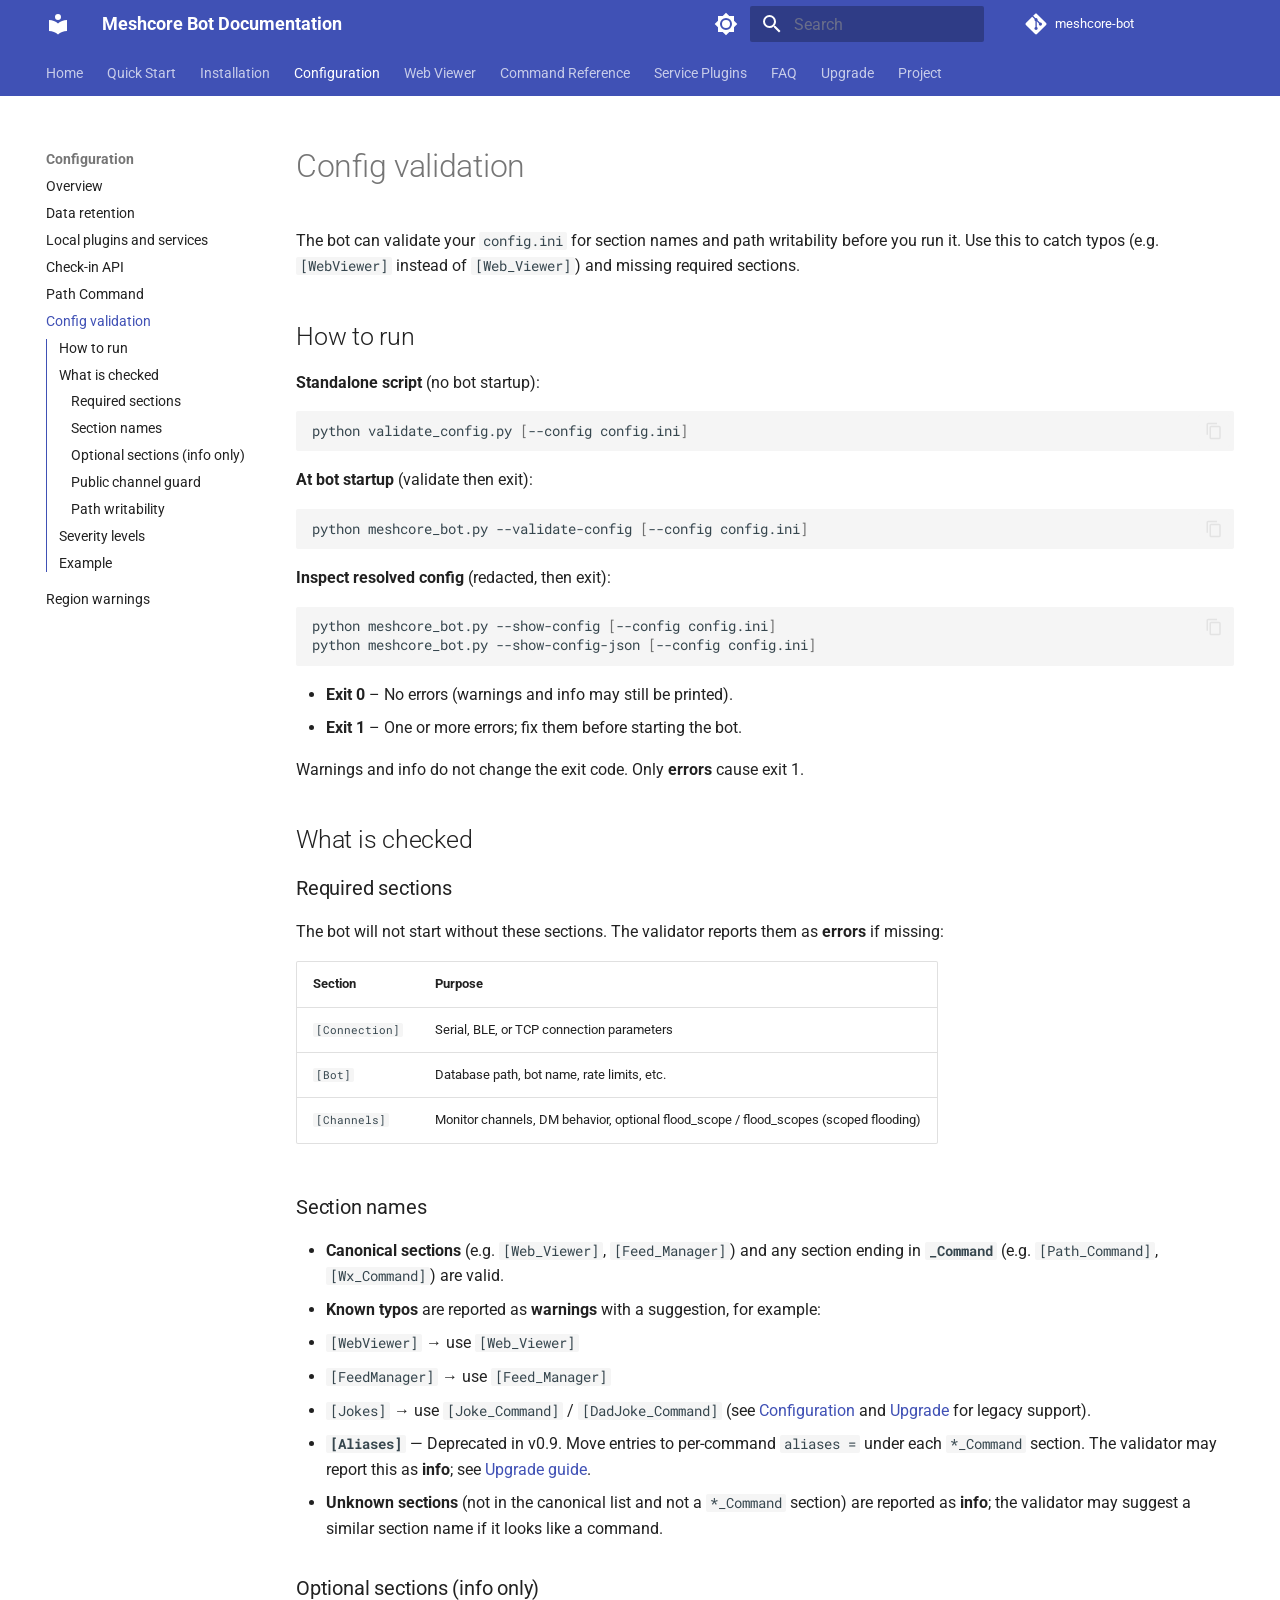
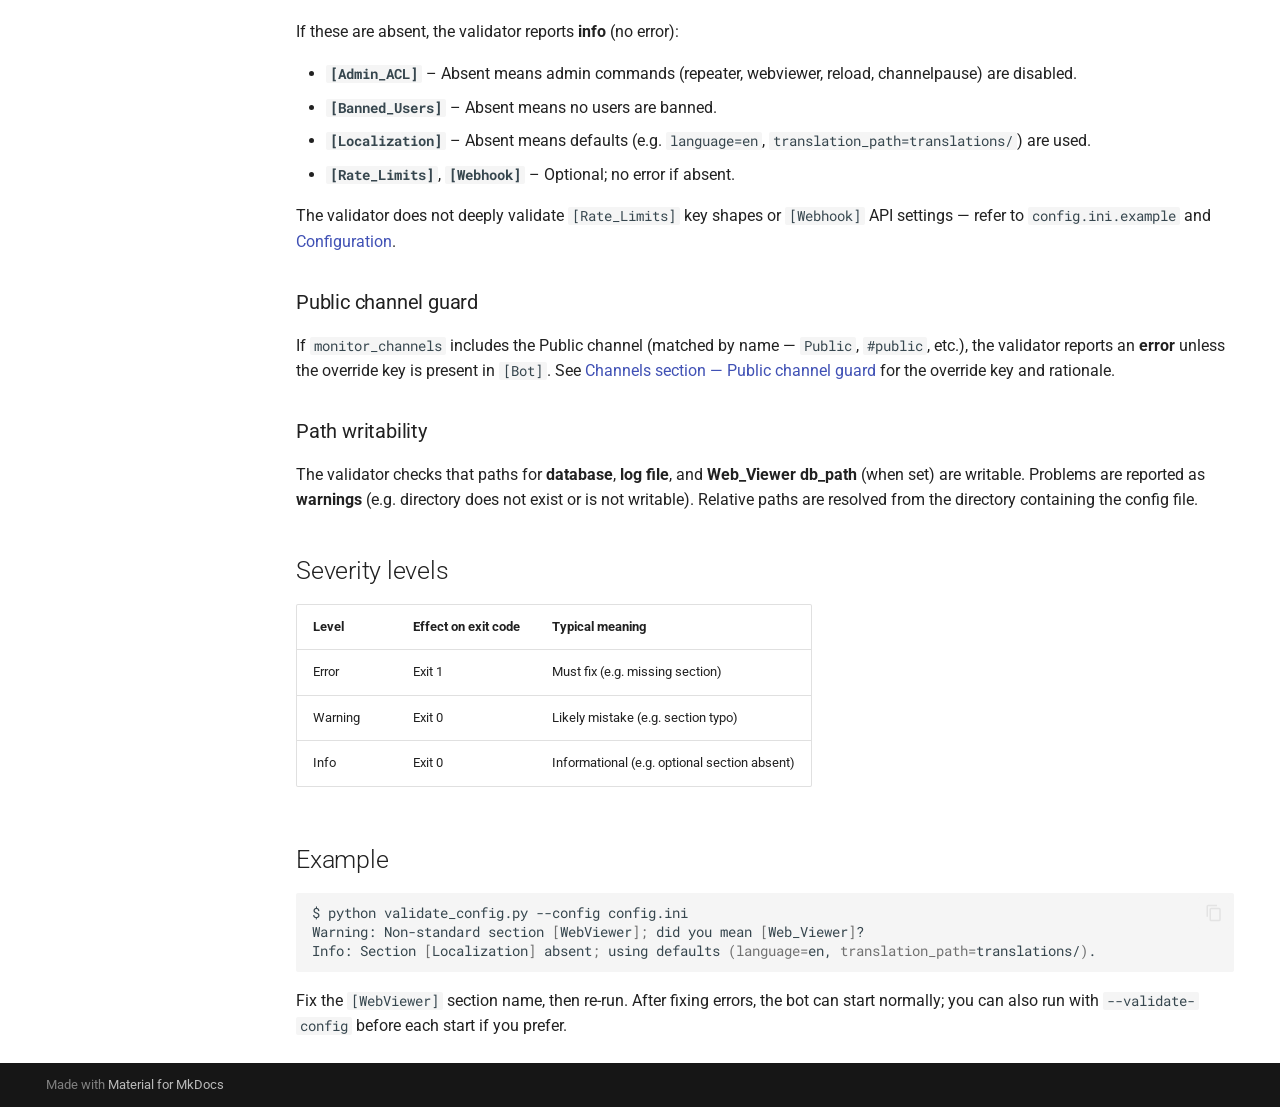
<file: config-validation/index.html>
<!doctype html>
<html lang="en" class="no-js">
  <head>
    
      <meta charset="utf-8">
      <meta name="viewport" content="width=device-width,initial-scale=1">
      
        <meta name="description" content="Documentation for the MeshCore bot and its services">
      
      
      
        <link rel="canonical" href="https://agessaman.github.io/meshcore-bot/config-validation/">
      
      
        <link rel="prev" href="../path-command-config/">
      
      
        <link rel="next" href="../region-warnings/">
      
      
        
      
      
      <link rel="icon" href="../assets/images/favicon.png">
      <meta name="generator" content="mkdocs-1.6.1, mkdocs-material-9.8.0">
    
    
      
        <title>Config validation - Meshcore Bot Documentation</title>
      
    
    
      <link rel="stylesheet" href="../assets/stylesheets/main.57a0d79d.min.css">
      
        
        <link rel="stylesheet" href="../assets/stylesheets/palette.fb2fffe2.min.css">
      
      


    
    
      
    
    
      
        
        
        <link rel="preconnect" href="https://fonts.gstatic.com" crossorigin>
        <link rel="stylesheet" href="https://fonts.googleapis.com/css?family=Roboto:300,300i,400,400i,700,700i%7CRoboto+Mono:400,400i,700,700i&display=fallback">
        <style>:root{--md-text-font:"Roboto";--md-code-font:"Roboto Mono"}</style>
      
    
    
    <script>__md_scope=new URL("..",location),__md_hash=e=>[...e].reduce(((e,_)=>(e<<5)-e+_.charCodeAt(0)),0),__md_get=(e,_=localStorage,t=__md_scope)=>JSON.parse(_.getItem(t.pathname+"."+e)),__md_set=(e,_,t=localStorage,a=__md_scope)=>{try{t.setItem(a.pathname+"."+e,JSON.stringify(_))}catch(e){}}</script>
    
      

    
    
  </head>
  
  
    
    
      
    
    
    
    
    <body dir="ltr" data-md-color-scheme="default" data-md-color-primary="indigo" data-md-color-accent="cyan">
  
    
    <input class="md-toggle" data-md-toggle="drawer" type="checkbox" id="__drawer" autocomplete="off">
    <input class="md-toggle" data-md-toggle="search" type="checkbox" id="__search" autocomplete="off">
    <label class="md-overlay" for="__drawer"></label>
    <div data-md-component="skip">
      
        
        <a href="#config-validation" class="md-skip">
          Skip to content
        </a>
      
    </div>
    <div data-md-component="announce">
      
    </div>
    
    
      

<header class="md-header" data-md-component="header">
  <nav class="md-header__inner md-grid" aria-label="Header">
    <a href=".." title="Meshcore Bot Documentation" class="md-header__button md-logo" aria-label="Meshcore Bot Documentation" data-md-component="logo">
      
  
  <svg xmlns="http://www.w3.org/2000/svg" viewBox="0 0 24 24"><path d="M12 8a3 3 0 0 0 3-3 3 3 0 0 0-3-3 3 3 0 0 0-3 3 3 3 0 0 0 3 3m0 3.54C9.64 9.35 6.5 8 3 8v11c3.5 0 6.64 1.35 9 3.54 2.36-2.19 5.5-3.54 9-3.54V8c-3.5 0-6.64 1.35-9 3.54"/></svg>

    </a>
    <label class="md-header__button md-icon" for="__drawer">
      
      <svg xmlns="http://www.w3.org/2000/svg" viewBox="0 0 24 24"><path d="M3 6h18v2H3zm0 5h18v2H3zm0 5h18v2H3z"/></svg>
    </label>
    <div class="md-header__title" data-md-component="header-title">
      <div class="md-header__ellipsis">
        <div class="md-header__topic">
          <span class="md-ellipsis">
            Meshcore Bot Documentation
          </span>
        </div>
        <div class="md-header__topic" data-md-component="header-topic">
          <span class="md-ellipsis">
            
              Config validation
            
          </span>
        </div>
      </div>
    </div>
    
      
        <form class="md-header__option" data-md-component="palette">
  
    
    
    
    <input class="md-option" data-md-color-media="" data-md-color-scheme="default" data-md-color-primary="indigo" data-md-color-accent="cyan"  aria-label="Switch to dark mode"  type="radio" name="__palette" id="__palette_0">
    
      <label class="md-header__button md-icon" title="Switch to dark mode" for="__palette_1" hidden>
        <svg xmlns="http://www.w3.org/2000/svg" viewBox="0 0 24 24"><path d="M12 8a4 4 0 0 0-4 4 4 4 0 0 0 4 4 4 4 0 0 0 4-4 4 4 0 0 0-4-4m0 10a6 6 0 0 1-6-6 6 6 0 0 1 6-6 6 6 0 0 1 6 6 6 6 0 0 1-6 6m8-9.31V4h-4.69L12 .69 8.69 4H4v4.69L.69 12 4 15.31V20h4.69L12 23.31 15.31 20H20v-4.69L23.31 12z"/></svg>
      </label>
    
  
    
    
    
    <input class="md-option" data-md-color-media="" data-md-color-scheme="slate" data-md-color-primary="indigo" data-md-color-accent="cyan"  aria-label="Switch to light mode"  type="radio" name="__palette" id="__palette_1">
    
      <label class="md-header__button md-icon" title="Switch to light mode" for="__palette_0" hidden>
        <svg xmlns="http://www.w3.org/2000/svg" viewBox="0 0 24 24"><path d="M12 18c-.89 0-1.74-.2-2.5-.55C11.56 16.5 13 14.42 13 12s-1.44-4.5-3.5-5.45C10.26 6.2 11.11 6 12 6a6 6 0 0 1 6 6 6 6 0 0 1-6 6m8-9.31V4h-4.69L12 .69 8.69 4H4v4.69L.69 12 4 15.31V20h4.69L12 23.31 15.31 20H20v-4.69L23.31 12z"/></svg>
      </label>
    
  
</form>
      
    
    
      <script>var palette=__md_get("__palette");if(palette&&palette.color){if("(prefers-color-scheme)"===palette.color.media){var media=matchMedia("(prefers-color-scheme: light)"),input=document.querySelector(media.matches?"[data-md-color-media='(prefers-color-scheme: light)']":"[data-md-color-media='(prefers-color-scheme: dark)']");palette.color.media=input.getAttribute("data-md-color-media"),palette.color.scheme=input.getAttribute("data-md-color-scheme"),palette.color.primary=input.getAttribute("data-md-color-primary"),palette.color.accent=input.getAttribute("data-md-color-accent")}for(var[key,value]of Object.entries(palette.color))document.body.setAttribute("data-md-color-"+key,value)}</script>
    
    
    
      
      
        <label class="md-header__button md-icon" for="__search">
          
          <svg xmlns="http://www.w3.org/2000/svg" viewBox="0 0 24 24"><path d="M9.5 3A6.5 6.5 0 0 1 16 9.5c0 1.61-.59 3.09-1.56 4.23l.27.27h.79l5 5-1.5 1.5-5-5v-.79l-.27-.27A6.52 6.52 0 0 1 9.5 16 6.5 6.5 0 0 1 3 9.5 6.5 6.5 0 0 1 9.5 3m0 2C7 5 5 7 5 9.5S7 14 9.5 14 14 12 14 9.5 12 5 9.5 5"/></svg>
        </label>
        <div class="md-search" data-md-component="search" role="dialog">
  <label class="md-search__overlay" for="__search"></label>
  <div class="md-search__inner" role="search">
    <form class="md-search__form" name="search">
      <input type="text" class="md-search__input" name="query" aria-label="Search" placeholder="Search" autocapitalize="off" autocorrect="off" autocomplete="off" spellcheck="false" data-md-component="search-query" required>
      <label class="md-search__icon md-icon" for="__search">
        
        <svg xmlns="http://www.w3.org/2000/svg" viewBox="0 0 24 24"><path d="M9.5 3A6.5 6.5 0 0 1 16 9.5c0 1.61-.59 3.09-1.56 4.23l.27.27h.79l5 5-1.5 1.5-5-5v-.79l-.27-.27A6.52 6.52 0 0 1 9.5 16 6.5 6.5 0 0 1 3 9.5 6.5 6.5 0 0 1 9.5 3m0 2C7 5 5 7 5 9.5S7 14 9.5 14 14 12 14 9.5 12 5 9.5 5"/></svg>
        
        <svg xmlns="http://www.w3.org/2000/svg" viewBox="0 0 24 24"><path d="M20 11v2H8l5.5 5.5-1.42 1.42L4.16 12l7.92-7.92L13.5 5.5 8 11z"/></svg>
      </label>
      <nav class="md-search__options" aria-label="Search">
        
        <button type="reset" class="md-search__icon md-icon" title="Clear" aria-label="Clear" tabindex="-1">
          
          <svg xmlns="http://www.w3.org/2000/svg" viewBox="0 0 24 24"><path d="M19 6.41 17.59 5 12 10.59 6.41 5 5 6.41 10.59 12 5 17.59 6.41 19 12 13.41 17.59 19 19 17.59 13.41 12z"/></svg>
        </button>
      </nav>
      
    </form>
    <div class="md-search__output">
      <div class="md-search__scrollwrap" tabindex="0" data-md-scrollfix>
        <div class="md-search-result" data-md-component="search-result">
          <div class="md-search-result__meta">
            Initializing search
          </div>
          <ol class="md-search-result__list" role="presentation"></ol>
        </div>
      </div>
    </div>
  </div>
</div>
      
    
    
      <div class="md-header__source">
        <a href="https://github.com/agessaman/meshcore-bot" title="Go to repository" class="md-source" data-md-component="source">
  <div class="md-source__icon md-icon">
    
    <svg xmlns="http://www.w3.org/2000/svg" viewBox="0 0 448 512"><!--! Font Awesome Free 7.1.0 by @fontawesome - https://fontawesome.com License - https://fontawesome.com/license/free (Icons: CC BY 4.0, Fonts: SIL OFL 1.1, Code: MIT License) Copyright 2025 Fonticons, Inc.--><path d="M439.6 236.1 244 40.5c-5.4-5.5-12.8-8.5-20.4-8.5s-15 3-20.4 8.4L162.5 81l51.5 51.5c27.1-9.1 52.7 16.8 43.4 43.7l49.7 49.7c34.2-11.8 61.2 31 35.5 56.7-26.5 26.5-70.2-2.9-56-37.3L240.3 199v121.9c25.3 12.5 22.3 41.8 9.1 55-6.4 6.4-15.2 10.1-24.3 10.1s-17.8-3.6-24.3-10.1c-17.6-17.6-11.1-46.9 11.2-56v-123c-20.8-8.5-24.6-30.7-18.6-45L142.6 101 8.5 235.1C3 240.6 0 247.9 0 255.5s3 15 8.5 20.4l195.6 195.7c5.4 5.4 12.7 8.4 20.4 8.4s15-3 20.4-8.4l194.7-194.7c5.4-5.4 8.4-12.8 8.4-20.4s-3-15-8.4-20.4"/></svg>
  </div>
  <div class="md-source__repository">
    meshcore-bot
  </div>
</a>
      </div>
    
  </nav>
  
</header>
    
    <div class="md-container" data-md-component="container">
      
      
        
          
            
<nav class="md-tabs" aria-label="Tabs" data-md-component="tabs">
  <div class="md-grid">
    <ul class="md-tabs__list">
      
        
  
  
  
  
    <li class="md-tabs__item">
      <a href=".." class="md-tabs__link">
        
  
  
    
  
  Home

      </a>
    </li>
  

      
        
  
  
  
  
    <li class="md-tabs__item">
      <a href="../getting-started/" class="md-tabs__link">
        
  
  
    
  
  Quick Start

      </a>
    </li>
  

      
        
  
  
  
  
    
    
      <li class="md-tabs__item">
        <a href="../installation/" class="md-tabs__link">
          
  
  
  Installation

        </a>
      </li>
    
  

      
        
  
  
  
    
  
  
    
    
      <li class="md-tabs__item md-tabs__item--active">
        <a href="../configuration/" class="md-tabs__link">
          
  
  
  Configuration

        </a>
      </li>
    
  

      
        
  
  
  
  
    <li class="md-tabs__item">
      <a href="../web-viewer/" class="md-tabs__link">
        
  
  
    
  
  Web Viewer

      </a>
    </li>
  

      
        
  
  
  
  
    
    
      <li class="md-tabs__item">
        <a href="../command-reference/" class="md-tabs__link">
          
  
  
  Command Reference

        </a>
      </li>
    
  

      
        
  
  
  
  
    
    
      <li class="md-tabs__item">
        <a href="../service-plugins/" class="md-tabs__link">
          
  
  
  Service Plugins

        </a>
      </li>
    
  

      
        
  
  
  
  
    <li class="md-tabs__item">
      <a href="../faq/" class="md-tabs__link">
        
  
  
    
  
  FAQ

      </a>
    </li>
  

      
        
  
  
  
  
    <li class="md-tabs__item">
      <a href="../upgrade/" class="md-tabs__link">
        
  
  
    
  
  Upgrade

      </a>
    </li>
  

      
        
  
  
  
  
    
    
      <li class="md-tabs__item">
        <a href="../solar-conditions-provenance/" class="md-tabs__link">
          
  
  
  Project

        </a>
      </li>
    
  

      
    </ul>
  </div>
</nav>
          
        
      
      <main class="md-main" data-md-component="main">
        <div class="md-main__inner md-grid">
          
            
              
              <div class="md-sidebar md-sidebar--primary" data-md-component="sidebar" data-md-type="navigation" >
                <div class="md-sidebar__scrollwrap">
                  <div class="md-sidebar__inner">
                    


  


  

<nav class="md-nav md-nav--primary md-nav--lifted md-nav--integrated" aria-label="Navigation" data-md-level="0">
  <label class="md-nav__title" for="__drawer">
    <a href=".." title="Meshcore Bot Documentation" class="md-nav__button md-logo" aria-label="Meshcore Bot Documentation" data-md-component="logo">
      
  
  <svg xmlns="http://www.w3.org/2000/svg" viewBox="0 0 24 24"><path d="M12 8a3 3 0 0 0 3-3 3 3 0 0 0-3-3 3 3 0 0 0-3 3 3 3 0 0 0 3 3m0 3.54C9.64 9.35 6.5 8 3 8v11c3.5 0 6.64 1.35 9 3.54 2.36-2.19 5.5-3.54 9-3.54V8c-3.5 0-6.64 1.35-9 3.54"/></svg>

    </a>
    Meshcore Bot Documentation
  </label>
  
    <div class="md-nav__source">
      <a href="https://github.com/agessaman/meshcore-bot" title="Go to repository" class="md-source" data-md-component="source">
  <div class="md-source__icon md-icon">
    
    <svg xmlns="http://www.w3.org/2000/svg" viewBox="0 0 448 512"><!--! Font Awesome Free 7.1.0 by @fontawesome - https://fontawesome.com License - https://fontawesome.com/license/free (Icons: CC BY 4.0, Fonts: SIL OFL 1.1, Code: MIT License) Copyright 2025 Fonticons, Inc.--><path d="M439.6 236.1 244 40.5c-5.4-5.5-12.8-8.5-20.4-8.5s-15 3-20.4 8.4L162.5 81l51.5 51.5c27.1-9.1 52.7 16.8 43.4 43.7l49.7 49.7c34.2-11.8 61.2 31 35.5 56.7-26.5 26.5-70.2-2.9-56-37.3L240.3 199v121.9c25.3 12.5 22.3 41.8 9.1 55-6.4 6.4-15.2 10.1-24.3 10.1s-17.8-3.6-24.3-10.1c-17.6-17.6-11.1-46.9 11.2-56v-123c-20.8-8.5-24.6-30.7-18.6-45L142.6 101 8.5 235.1C3 240.6 0 247.9 0 255.5s3 15 8.5 20.4l195.6 195.7c5.4 5.4 12.7 8.4 20.4 8.4s15-3 20.4-8.4l194.7-194.7c5.4-5.4 8.4-12.8 8.4-20.4s-3-15-8.4-20.4"/></svg>
  </div>
  <div class="md-source__repository">
    meshcore-bot
  </div>
</a>
    </div>
  
  <ul class="md-nav__list" data-md-scrollfix>
    
      
      
  
  
  
  
    <li class="md-nav__item">
      <a href=".." class="md-nav__link">
        
  
  
  <span class="md-ellipsis">
    
  
    Home
  

    
  </span>
  
  

      </a>
    </li>
  

    
      
      
  
  
  
  
    <li class="md-nav__item">
      <a href="../getting-started/" class="md-nav__link">
        
  
  
  <span class="md-ellipsis">
    
  
    Quick Start
  

    
  </span>
  
  

      </a>
    </li>
  

    
      
      
  
  
  
  
    
    
    
    
      
      
        
      
    
    
    <li class="md-nav__item md-nav__item--nested">
      
        
        
        <input class="md-nav__toggle md-toggle " type="checkbox" id="__nav_3" >
        
          
          <label class="md-nav__link" for="__nav_3" id="__nav_3_label" tabindex="0">
            
  
  
  <span class="md-ellipsis">
    
  
    Installation
  

    
  </span>
  
  

            <span class="md-nav__icon md-icon"></span>
          </label>
        
        <nav class="md-nav" data-md-level="1" aria-labelledby="__nav_3_label" aria-expanded="false">
          <label class="md-nav__title" for="__nav_3">
            <span class="md-nav__icon md-icon"></span>
            
  
    Installation
  

          </label>
          <ul class="md-nav__list" data-md-scrollfix>
            
              
                
  
  
  
  
    <li class="md-nav__item">
      <a href="../installation/" class="md-nav__link">
        
  
  
  <span class="md-ellipsis">
    
  
    Overview
  

    
  </span>
  
  

      </a>
    </li>
  

              
            
              
                
  
  
  
  
    <li class="md-nav__item">
      <a href="../docker/" class="md-nav__link">
        
  
  
  <span class="md-ellipsis">
    
  
    Docker
  

    
  </span>
  
  

      </a>
    </li>
  

              
            
              
                
  
  
  
  
    <li class="md-nav__item">
      <a href="../service-installation/" class="md-nav__link">
        
  
  
  <span class="md-ellipsis">
    
  
    Service
  

    
  </span>
  
  

      </a>
    </li>
  

              
            
          </ul>
        </nav>
      
    </li>
  

    
      
      
  
  
    
  
  
  
    
    
    
    
      
        
        
      
      
        
      
    
    
    <li class="md-nav__item md-nav__item--active md-nav__item--section md-nav__item--nested">
      
        
        
        <input class="md-nav__toggle md-toggle " type="checkbox" id="__nav_4" checked>
        
          
          <label class="md-nav__link" for="__nav_4" id="__nav_4_label" tabindex="">
            
  
  
  <span class="md-ellipsis">
    
  
    Configuration
  

    
  </span>
  
  

            <span class="md-nav__icon md-icon"></span>
          </label>
        
        <nav class="md-nav" data-md-level="1" aria-labelledby="__nav_4_label" aria-expanded="true">
          <label class="md-nav__title" for="__nav_4">
            <span class="md-nav__icon md-icon"></span>
            
  
    Configuration
  

          </label>
          <ul class="md-nav__list" data-md-scrollfix>
            
              
                
  
  
  
  
    <li class="md-nav__item">
      <a href="../configuration/" class="md-nav__link">
        
  
  
  <span class="md-ellipsis">
    
  
    Overview
  

    
  </span>
  
  

      </a>
    </li>
  

              
            
              
                
  
  
  
  
    <li class="md-nav__item">
      <a href="../data-retention/" class="md-nav__link">
        
  
  
  <span class="md-ellipsis">
    
  
    Data retention
  

    
  </span>
  
  

      </a>
    </li>
  

              
            
              
                
  
  
  
  
    <li class="md-nav__item">
      <a href="../local-plugins/" class="md-nav__link">
        
  
  
  <span class="md-ellipsis">
    
  
    Local plugins and services
  

    
  </span>
  
  

      </a>
    </li>
  

              
            
              
                
  
  
  
  
    <li class="md-nav__item">
      <a href="../checkin-api/" class="md-nav__link">
        
  
  
  <span class="md-ellipsis">
    
  
    Check-in API
  

    
  </span>
  
  

      </a>
    </li>
  

              
            
              
                
  
  
  
  
    <li class="md-nav__item">
      <a href="../path-command-config/" class="md-nav__link">
        
  
  
  <span class="md-ellipsis">
    
  
    Path Command
  

    
  </span>
  
  

      </a>
    </li>
  

              
            
              
                
  
  
    
  
  
  
    <li class="md-nav__item md-nav__item--active">
      
      <input class="md-nav__toggle md-toggle" type="checkbox" id="__toc">
      
      
        
      
      
        <label class="md-nav__link md-nav__link--active" for="__toc">
          
  
  
  <span class="md-ellipsis">
    
  
    Config validation
  

    
  </span>
  
  

          <span class="md-nav__icon md-icon"></span>
        </label>
      
      <a href="./" class="md-nav__link md-nav__link--active">
        
  
  
  <span class="md-ellipsis">
    
  
    Config validation
  

    
  </span>
  
  

      </a>
      
        

<nav class="md-nav md-nav--secondary" aria-label="Table of contents">
  
  
  
    
  
  
    <label class="md-nav__title" for="__toc">
      <span class="md-nav__icon md-icon"></span>
      Table of contents
    </label>
    <ul class="md-nav__list" data-md-component="toc" data-md-scrollfix>
      
        <li class="md-nav__item">
  <a href="#how-to-run" class="md-nav__link">
    <span class="md-ellipsis">
      
        How to run
      
    </span>
  </a>
  
</li>
      
        <li class="md-nav__item">
  <a href="#what-is-checked" class="md-nav__link">
    <span class="md-ellipsis">
      
        What is checked
      
    </span>
  </a>
  
    <nav class="md-nav" aria-label="What is checked">
      <ul class="md-nav__list">
        
          <li class="md-nav__item">
  <a href="#required-sections" class="md-nav__link">
    <span class="md-ellipsis">
      
        Required sections
      
    </span>
  </a>
  
</li>
        
          <li class="md-nav__item">
  <a href="#section-names" class="md-nav__link">
    <span class="md-ellipsis">
      
        Section names
      
    </span>
  </a>
  
</li>
        
          <li class="md-nav__item">
  <a href="#optional-sections-info-only" class="md-nav__link">
    <span class="md-ellipsis">
      
        Optional sections (info only)
      
    </span>
  </a>
  
</li>
        
          <li class="md-nav__item">
  <a href="#public-channel-guard" class="md-nav__link">
    <span class="md-ellipsis">
      
        Public channel guard
      
    </span>
  </a>
  
</li>
        
          <li class="md-nav__item">
  <a href="#path-writability" class="md-nav__link">
    <span class="md-ellipsis">
      
        Path writability
      
    </span>
  </a>
  
</li>
        
      </ul>
    </nav>
  
</li>
      
        <li class="md-nav__item">
  <a href="#severity-levels" class="md-nav__link">
    <span class="md-ellipsis">
      
        Severity levels
      
    </span>
  </a>
  
</li>
      
        <li class="md-nav__item">
  <a href="#example" class="md-nav__link">
    <span class="md-ellipsis">
      
        Example
      
    </span>
  </a>
  
</li>
      
    </ul>
  
</nav>
      
    </li>
  

              
            
              
                
  
  
  
  
    <li class="md-nav__item">
      <a href="../region-warnings/" class="md-nav__link">
        
  
  
  <span class="md-ellipsis">
    
  
    Region warnings
  

    
  </span>
  
  

      </a>
    </li>
  

              
            
          </ul>
        </nav>
      
    </li>
  

    
      
      
  
  
  
  
    <li class="md-nav__item">
      <a href="../web-viewer/" class="md-nav__link">
        
  
  
  <span class="md-ellipsis">
    
  
    Web Viewer
  

    
  </span>
  
  

      </a>
    </li>
  

    
      
      
  
  
  
  
    
    
    
    
      
      
        
      
    
    
    <li class="md-nav__item md-nav__item--nested">
      
        
        
        <input class="md-nav__toggle md-toggle " type="checkbox" id="__nav_6" >
        
          
          <label class="md-nav__link" for="__nav_6" id="__nav_6_label" tabindex="0">
            
  
  
  <span class="md-ellipsis">
    
  
    Command Reference
  

    
  </span>
  
  

            <span class="md-nav__icon md-icon"></span>
          </label>
        
        <nav class="md-nav" data-md-level="1" aria-labelledby="__nav_6_label" aria-expanded="false">
          <label class="md-nav__title" for="__nav_6">
            <span class="md-nav__icon md-icon"></span>
            
  
    Command Reference
  

          </label>
          <ul class="md-nav__list" data-md-scrollfix>
            
              
                
  
  
  
  
    <li class="md-nav__item">
      <a href="../command-reference/" class="md-nav__link">
        
  
  
  <span class="md-ellipsis">
    
  
    Overview
  

    
  </span>
  
  

      </a>
    </li>
  

              
            
              
                
  
  
  
  
    <li class="md-nav__item">
      <a href="../repeater-commands/" class="md-nav__link">
        
  
  
  <span class="md-ellipsis">
    
  
    Repeater Commands
  

    
  </span>
  
  

      </a>
    </li>
  

              
            
              
                
  
  
  
  
    <li class="md-nav__item">
      <a href="../command-reference-website/" class="md-nav__link">
        
  
  
  <span class="md-ellipsis">
    
  
    Custom Command Website
  

    
  </span>
  
  

      </a>
    </li>
  

              
            
              
                
  
  
  
  
    <li class="md-nav__item">
      <a href="../develop-command-scripts/" class="md-nav__link">
        
  
  
  <span class="md-ellipsis">
    
  
    Developing Commands
  

    
  </span>
  
  

      </a>
    </li>
  

              
            
          </ul>
        </nav>
      
    </li>
  

    
      
      
  
  
  
  
    
    
    
    
      
      
        
      
    
    
    <li class="md-nav__item md-nav__item--nested">
      
        
        
        <input class="md-nav__toggle md-toggle " type="checkbox" id="__nav_7" >
        
          
          <label class="md-nav__link" for="__nav_7" id="__nav_7_label" tabindex="0">
            
  
  
  <span class="md-ellipsis">
    
  
    Service Plugins
  

    
  </span>
  
  

            <span class="md-nav__icon md-icon"></span>
          </label>
        
        <nav class="md-nav" data-md-level="1" aria-labelledby="__nav_7_label" aria-expanded="false">
          <label class="md-nav__title" for="__nav_7">
            <span class="md-nav__icon md-icon"></span>
            
  
    Service Plugins
  

          </label>
          <ul class="md-nav__list" data-md-scrollfix>
            
              
                
  
  
  
  
    <li class="md-nav__item">
      <a href="../service-plugins/" class="md-nav__link">
        
  
  
  <span class="md-ellipsis">
    
  
    Overview
  

    
  </span>
  
  

      </a>
    </li>
  

              
            
              
                
  
  
  
  
    <li class="md-nav__item">
      <a href="../discord-bridge/" class="md-nav__link">
        
  
  
  <span class="md-ellipsis">
    
  
    Discord Bridge
  

    
  </span>
  
  

      </a>
    </li>
  

              
            
              
                
  
  
  
  
    <li class="md-nav__item">
      <a href="../telegram-bridge/" class="md-nav__link">
        
  
  
  <span class="md-ellipsis">
    
  
    Telegram Bridge
  

    
  </span>
  
  

      </a>
    </li>
  

              
            
              
                
  
  
  
  
    <li class="md-nav__item">
      <a href="../packet-capture/" class="md-nav__link">
        
  
  
  <span class="md-ellipsis">
    
  
    Packet Capture
  

    
  </span>
  
  

      </a>
    </li>
  

              
            
              
                
  
  
  
  
    <li class="md-nav__item">
      <a href="../map-uploader/" class="md-nav__link">
        
  
  
  <span class="md-ellipsis">
    
  
    Map Uploader
  

    
  </span>
  
  

      </a>
    </li>
  

              
            
              
                
  
  
  
  
    <li class="md-nav__item">
      <a href="../weather-service/" class="md-nav__link">
        
  
  
  <span class="md-ellipsis">
    
  
    Weather Service
  

    
  </span>
  
  

      </a>
    </li>
  

              
            
              
                
  
  
  
  
    <li class="md-nav__item">
      <a href="../earthquake-service/" class="md-nav__link">
        
  
  
  <span class="md-ellipsis">
    
  
    Earthquake Service
  

    
  </span>
  
  

      </a>
    </li>
  

              
            
              
                
  
  
  
  
    <li class="md-nav__item">
      <a href="../repeater-prefix-collision-service/" class="md-nav__link">
        
  
  
  <span class="md-ellipsis">
    
  
    Repeater Prefix Collision
  

    
  </span>
  
  

      </a>
    </li>
  

              
            
              
                
  
  
  
  
    <li class="md-nav__item">
      <a href="../worldcup/" class="md-nav__link">
        
  
  
  <span class="md-ellipsis">
    
  
    World Cup
  

    
  </span>
  
  

      </a>
    </li>
  

              
            
              
                
  
  
  
  
    <li class="md-nav__item">
      <a href="../FEEDS/" class="md-nav__link">
        
  
  
  <span class="md-ellipsis">
    
  
    Feed Management
  

    
  </span>
  
  

      </a>
    </li>
  

              
            
          </ul>
        </nav>
      
    </li>
  

    
      
      
  
  
  
  
    <li class="md-nav__item">
      <a href="../faq/" class="md-nav__link">
        
  
  
  <span class="md-ellipsis">
    
  
    FAQ
  

    
  </span>
  
  

      </a>
    </li>
  

    
      
      
  
  
  
  
    <li class="md-nav__item">
      <a href="../upgrade/" class="md-nav__link">
        
  
  
  <span class="md-ellipsis">
    
  
    Upgrade
  

    
  </span>
  
  

      </a>
    </li>
  

    
      
      
  
  
  
  
    
    
    
    
      
      
        
      
    
    
    <li class="md-nav__item md-nav__item--nested">
      
        
        
        <input class="md-nav__toggle md-toggle " type="checkbox" id="__nav_10" >
        
          
          <label class="md-nav__link" for="__nav_10" id="__nav_10_label" tabindex="0">
            
  
  
  <span class="md-ellipsis">
    
  
    Project
  

    
  </span>
  
  

            <span class="md-nav__icon md-icon"></span>
          </label>
        
        <nav class="md-nav" data-md-level="1" aria-labelledby="__nav_10_label" aria-expanded="false">
          <label class="md-nav__title" for="__nav_10">
            <span class="md-nav__icon md-icon"></span>
            
  
    Project
  

          </label>
          <ul class="md-nav__list" data-md-scrollfix>
            
              
                
  
  
  
  
    <li class="md-nav__item">
      <a href="../solar-conditions-provenance/" class="md-nav__link">
        
  
  
  <span class="md-ellipsis">
    
  
    Solar conditions provenance
  

    
  </span>
  
  

      </a>
    </li>
  

              
            
          </ul>
        </nav>
      
    </li>
  

    
  </ul>
</nav>
                  </div>
                </div>
              </div>
            
            
          
          
            <div class="md-content" data-md-component="content">
              
              <article class="md-content__inner md-typeset">
                
                  


  
  


<h1 id="config-validation">Config validation</h1>
<p>The bot can validate your <code>config.ini</code> for section names and path writability before you run it. Use this to catch typos (e.g. <code>[WebViewer]</code> instead of <code>[Web_Viewer]</code>) and missing required sections.</p>
<h2 id="how-to-run">How to run</h2>
<p><strong>Standalone script</strong> (no bot startup):</p>
<div class="highlight"><pre><span></span><code><a id="__codelineno-0-1" name="__codelineno-0-1" href="#__codelineno-0-1"></a>python<span class="w"> </span>validate_config.py<span class="w"> </span><span class="o">[</span>--config<span class="w"> </span>config.ini<span class="o">]</span>
</code></pre></div>
<p><strong>At bot startup</strong> (validate then exit):</p>
<div class="highlight"><pre><span></span><code><a id="__codelineno-1-1" name="__codelineno-1-1" href="#__codelineno-1-1"></a>python<span class="w"> </span>meshcore_bot.py<span class="w"> </span>--validate-config<span class="w"> </span><span class="o">[</span>--config<span class="w"> </span>config.ini<span class="o">]</span>
</code></pre></div>
<p><strong>Inspect resolved config</strong> (redacted, then exit):</p>
<div class="highlight"><pre><span></span><code><a id="__codelineno-2-1" name="__codelineno-2-1" href="#__codelineno-2-1"></a>python<span class="w"> </span>meshcore_bot.py<span class="w"> </span>--show-config<span class="w"> </span><span class="o">[</span>--config<span class="w"> </span>config.ini<span class="o">]</span>
<a id="__codelineno-2-2" name="__codelineno-2-2" href="#__codelineno-2-2"></a>python<span class="w"> </span>meshcore_bot.py<span class="w"> </span>--show-config-json<span class="w"> </span><span class="o">[</span>--config<span class="w"> </span>config.ini<span class="o">]</span>
</code></pre></div>
<ul>
<li><strong>Exit 0</strong> – No errors (warnings and info may still be printed).</li>
<li><strong>Exit 1</strong> – One or more errors; fix them before starting the bot.</li>
</ul>
<p>Warnings and info do not change the exit code. Only <strong>errors</strong> cause exit 1.</p>
<h2 id="what-is-checked">What is checked</h2>
<h3 id="required-sections">Required sections</h3>
<p>The bot will not start without these sections. The validator reports them as <strong>errors</strong> if missing:</p>
<table>
<thead>
<tr>
<th>Section</th>
<th>Purpose</th>
</tr>
</thead>
<tbody>
<tr>
<td><code>[Connection]</code></td>
<td>Serial, BLE, or TCP connection parameters</td>
</tr>
<tr>
<td><code>[Bot]</code></td>
<td>Database path, bot name, rate limits, etc.</td>
</tr>
<tr>
<td><code>[Channels]</code></td>
<td>Monitor channels, DM behavior, optional flood_scope / flood_scopes (scoped flooding)</td>
</tr>
</tbody>
</table>
<h3 id="section-names">Section names</h3>
<ul>
<li><strong>Canonical sections</strong> (e.g. <code>[Web_Viewer]</code>, <code>[Feed_Manager]</code>) and any section ending in <strong><code>_Command</code></strong> (e.g. <code>[Path_Command]</code>, <code>[Wx_Command]</code>) are valid.</li>
<li><strong>Known typos</strong> are reported as <strong>warnings</strong> with a suggestion, for example:</li>
<li><code>[WebViewer]</code> → use <code>[Web_Viewer]</code></li>
<li><code>[FeedManager]</code> → use <code>[Feed_Manager]</code></li>
<li><code>[Jokes]</code> → use <code>[Joke_Command]</code> / <code>[DadJoke_Command]</code> (see <a href="../configuration/">Configuration</a> and <a href="../upgrade/">Upgrade</a> for legacy support).</li>
<li><strong><code>[Aliases]</code></strong> — Deprecated in v0.9. Move entries to per-command <code>aliases =</code> under each <code>*_Command</code> section. The validator may report this as <strong>info</strong>; see <a href="../upgrade/#upgrading-from-v08-v09">Upgrade guide</a>.</li>
<li><strong>Unknown sections</strong> (not in the canonical list and not a <code>*_Command</code> section) are reported as <strong>info</strong>; the validator may suggest a similar section name if it looks like a command.</li>
</ul>
<h3 id="optional-sections-info-only">Optional sections (info only)</h3>
<p>If these are absent, the validator reports <strong>info</strong> (no error):</p>
<ul>
<li><strong><code>[Admin_ACL]</code></strong> – Absent means admin commands (repeater, webviewer, reload, channelpause) are disabled.</li>
<li><strong><code>[Banned_Users]</code></strong> – Absent means no users are banned.</li>
<li><strong><code>[Localization]</code></strong> – Absent means defaults (e.g. <code>language=en</code>, <code>translation_path=translations/</code>) are used.</li>
<li><strong><code>[Rate_Limits]</code></strong>, <strong><code>[Webhook]</code></strong> – Optional; no error if absent.</li>
</ul>
<p>The validator does not deeply validate <code>[Rate_Limits]</code> key shapes or <code>[Webhook]</code> API settings — refer to <code>config.ini.example</code> and <a href="../configuration/">Configuration</a>.</p>
<h3 id="public-channel-guard">Public channel guard</h3>
<p>If <code>monitor_channels</code> includes the Public channel (matched by name — <code>Public</code>, <code>#public</code>, etc.), the validator reports an <strong>error</strong> unless the override key is present in <code>[Bot]</code>. See <a href="../configuration/#public-channel-guard">Channels section — Public channel guard</a> for the override key and rationale.</p>
<h3 id="path-writability">Path writability</h3>
<p>The validator checks that paths for <strong>database</strong>, <strong>log file</strong>, and <strong>Web_Viewer db_path</strong> (when set) are writable. Problems are reported as <strong>warnings</strong> (e.g. directory does not exist or is not writable). Relative paths are resolved from the directory containing the config file.</p>
<h2 id="severity-levels">Severity levels</h2>
<table>
<thead>
<tr>
<th>Level</th>
<th>Effect on exit code</th>
<th>Typical meaning</th>
</tr>
</thead>
<tbody>
<tr>
<td>Error</td>
<td>Exit 1</td>
<td>Must fix (e.g. missing section)</td>
</tr>
<tr>
<td>Warning</td>
<td>Exit 0</td>
<td>Likely mistake (e.g. section typo)</td>
</tr>
<tr>
<td>Info</td>
<td>Exit 0</td>
<td>Informational (e.g. optional section absent)</td>
</tr>
</tbody>
</table>
<h2 id="example">Example</h2>
<div class="highlight"><pre><span></span><code><a id="__codelineno-3-1" name="__codelineno-3-1" href="#__codelineno-3-1"></a>$<span class="w"> </span>python<span class="w"> </span>validate_config.py<span class="w"> </span>--config<span class="w"> </span>config.ini
<a id="__codelineno-3-2" name="__codelineno-3-2" href="#__codelineno-3-2"></a>Warning:<span class="w"> </span>Non-standard<span class="w"> </span>section<span class="w"> </span><span class="o">[</span>WebViewer<span class="o">]</span><span class="p">;</span><span class="w"> </span>did<span class="w"> </span>you<span class="w"> </span>mean<span class="w"> </span><span class="o">[</span>Web_Viewer<span class="o">]</span>?
<a id="__codelineno-3-3" name="__codelineno-3-3" href="#__codelineno-3-3"></a>Info:<span class="w"> </span>Section<span class="w"> </span><span class="o">[</span>Localization<span class="o">]</span><span class="w"> </span>absent<span class="p">;</span><span class="w"> </span>using<span class="w"> </span>defaults<span class="w"> </span><span class="o">(</span><span class="nv">language</span><span class="o">=</span>en,<span class="w"> </span><span class="nv">translation_path</span><span class="o">=</span>translations/<span class="o">)</span>.
</code></pre></div>
<p>Fix the <code>[WebViewer]</code> section name, then re-run. After fixing errors, the bot can start normally; you can also run with <code>--validate-config</code> before each start if you prefer.</p>












                
              </article>
            </div>
          
          
<script>var target=document.getElementById(location.hash.slice(1));target&&target.name&&(target.checked=target.name.startsWith("__tabbed_"))</script>
        </div>
        
      </main>
      
        <footer class="md-footer">
  
  <div class="md-footer-meta md-typeset">
    <div class="md-footer-meta__inner md-grid">
      <div class="md-copyright">
  
  
    Made with
    <a href="https://squidfunk.github.io/mkdocs-material/" target="_blank" rel="noopener">
      Material for MkDocs
    </a>
  
</div>
      
    </div>
  </div>
</footer>
      
    </div>
    <div class="md-dialog" data-md-component="dialog">
      <div class="md-dialog__inner md-typeset"></div>
    </div>
    
    
    
      
      
      <script id="__config" type="application/json">{"annotate": null, "base": "..", "features": ["navigation.instant", "navigation.tracking", "navigation.tabs", "navigation.sections", "toc.integrate", "content.code.copy"], "search": "../assets/javascripts/workers/search.a7633da7.min.js", "tags": null, "translations": {"clipboard.copied": "Copied to clipboard", "clipboard.copy": "Copy to clipboard", "search.result.more.one": "1 more on this page", "search.result.more.other": "# more on this page", "search.result.none": "No matching documents", "search.result.one": "1 matching document", "search.result.other": "# matching documents", "search.result.placeholder": "Type to start searching", "search.result.term.missing": "Missing", "select.version": "Select version"}, "version": null}</script>
    
    
      <script src="../assets/javascripts/bundle.c21346df.min.js"></script>
      
    
  </body>
</html>
</file>
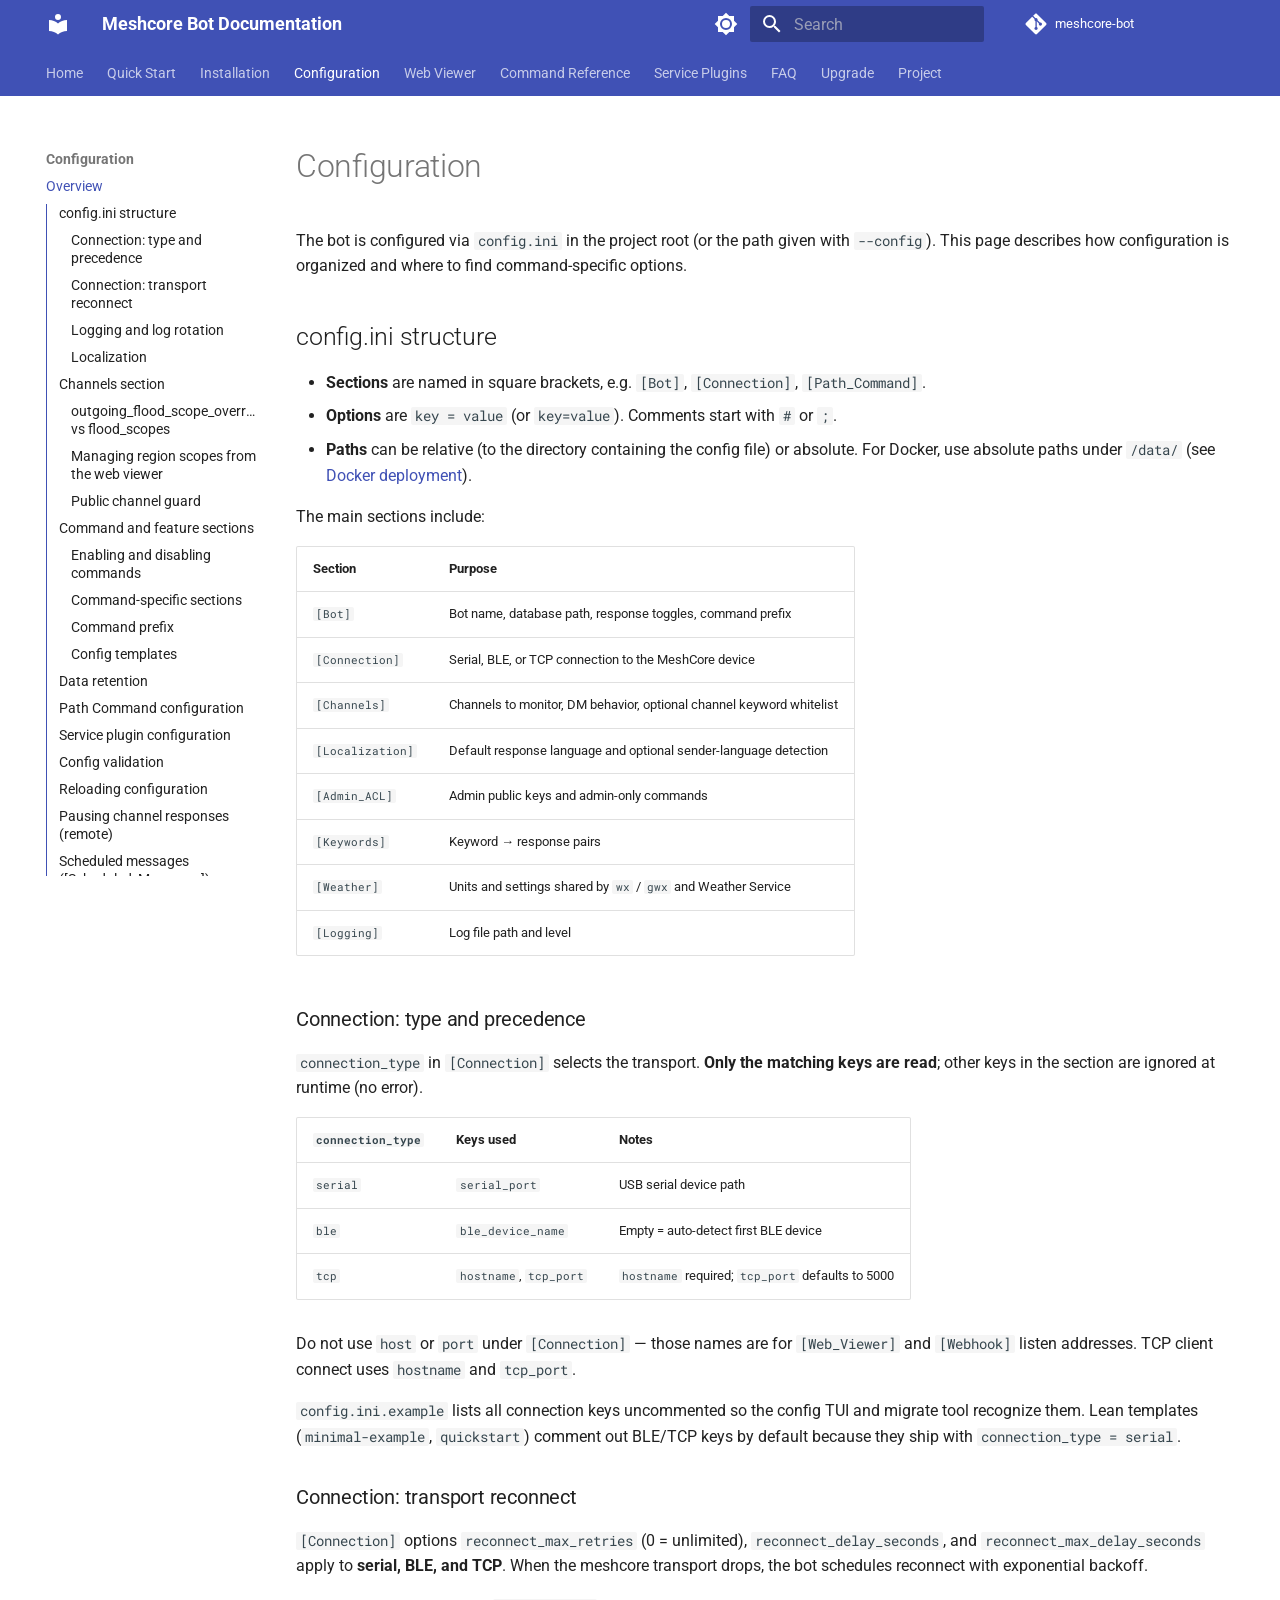
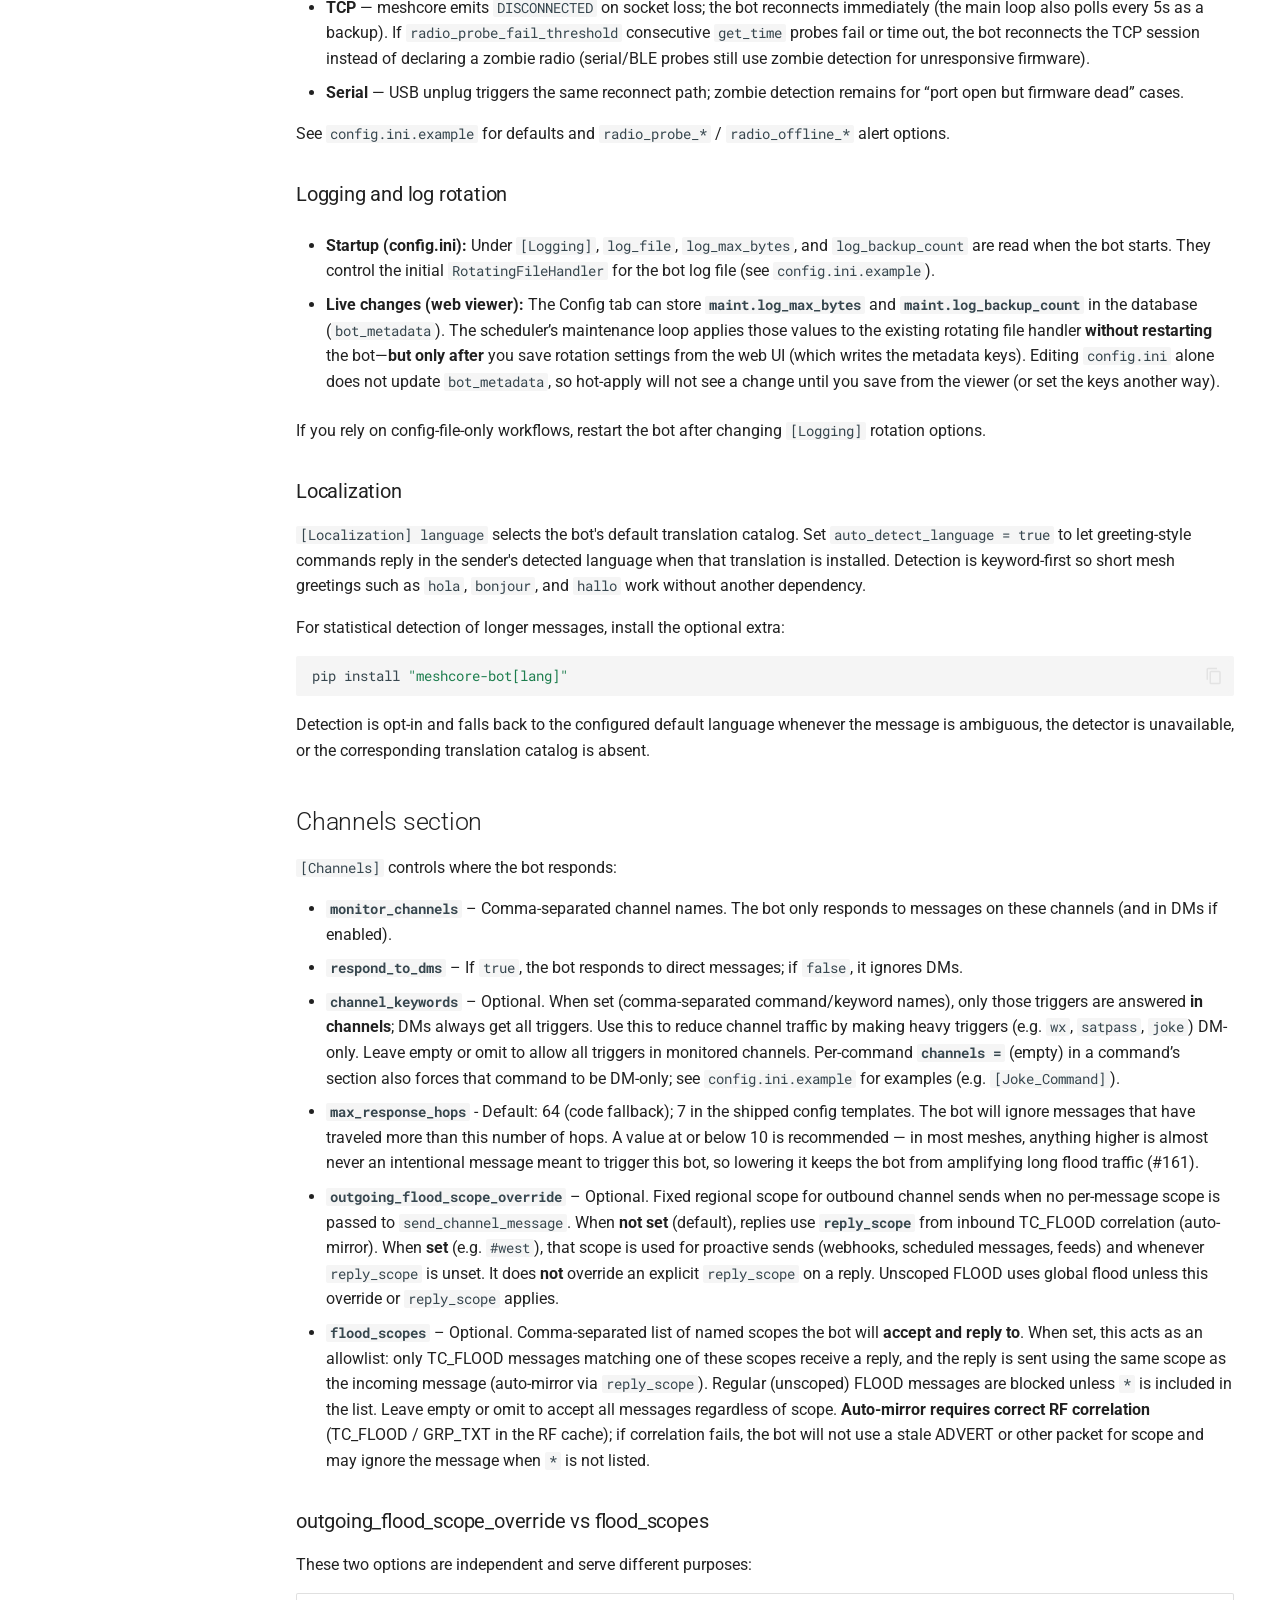
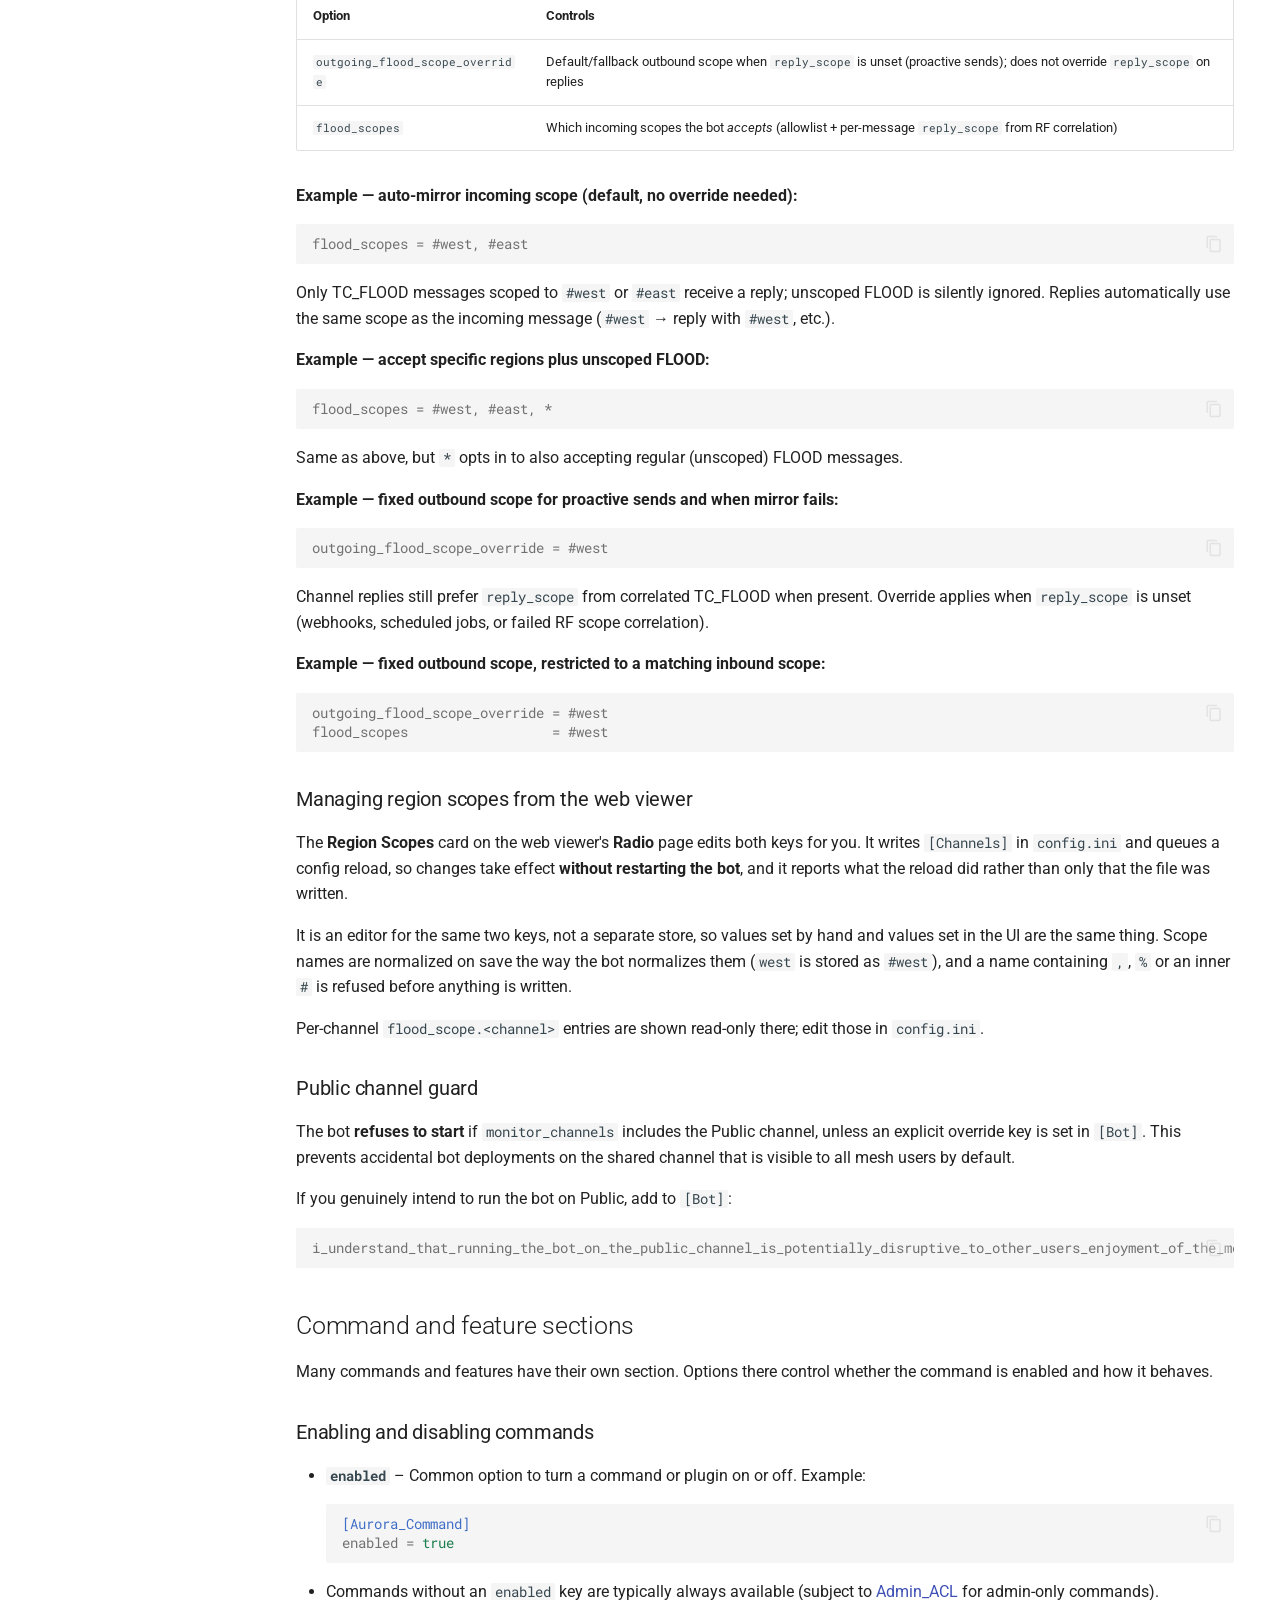
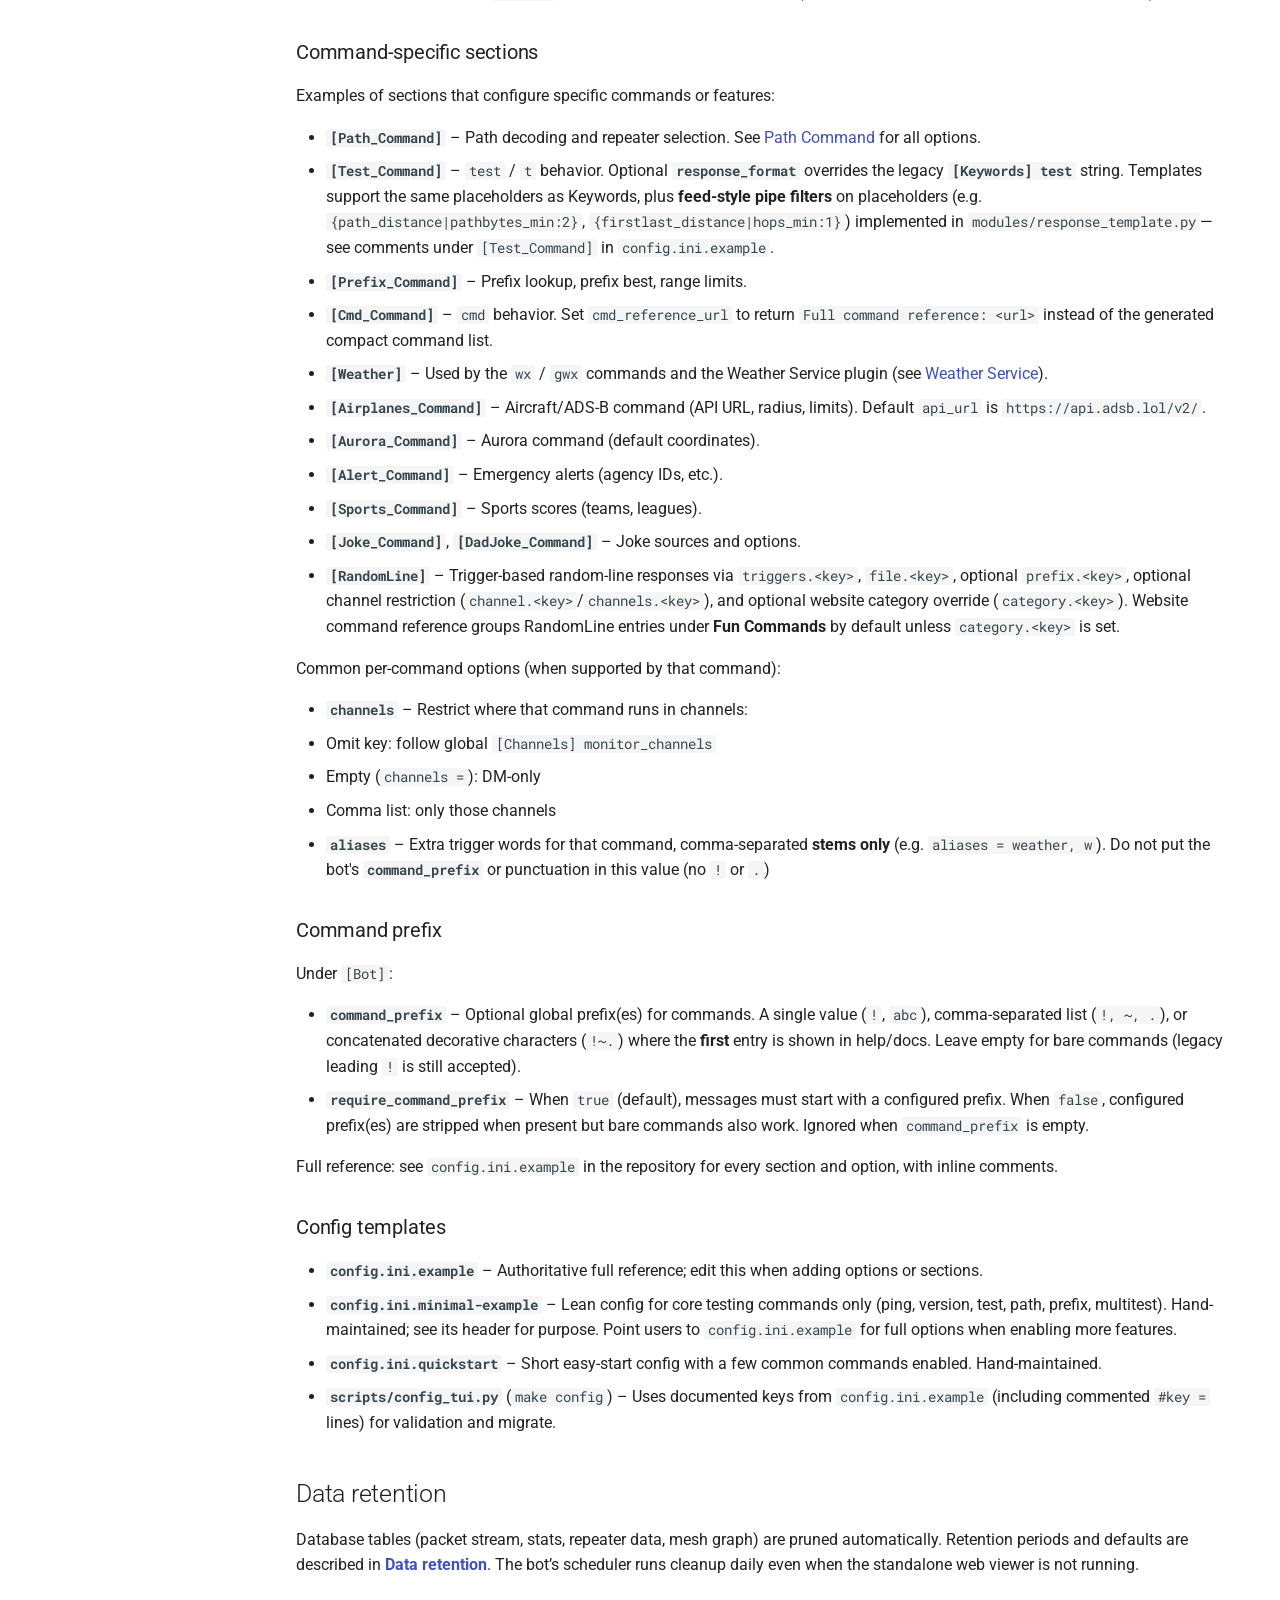
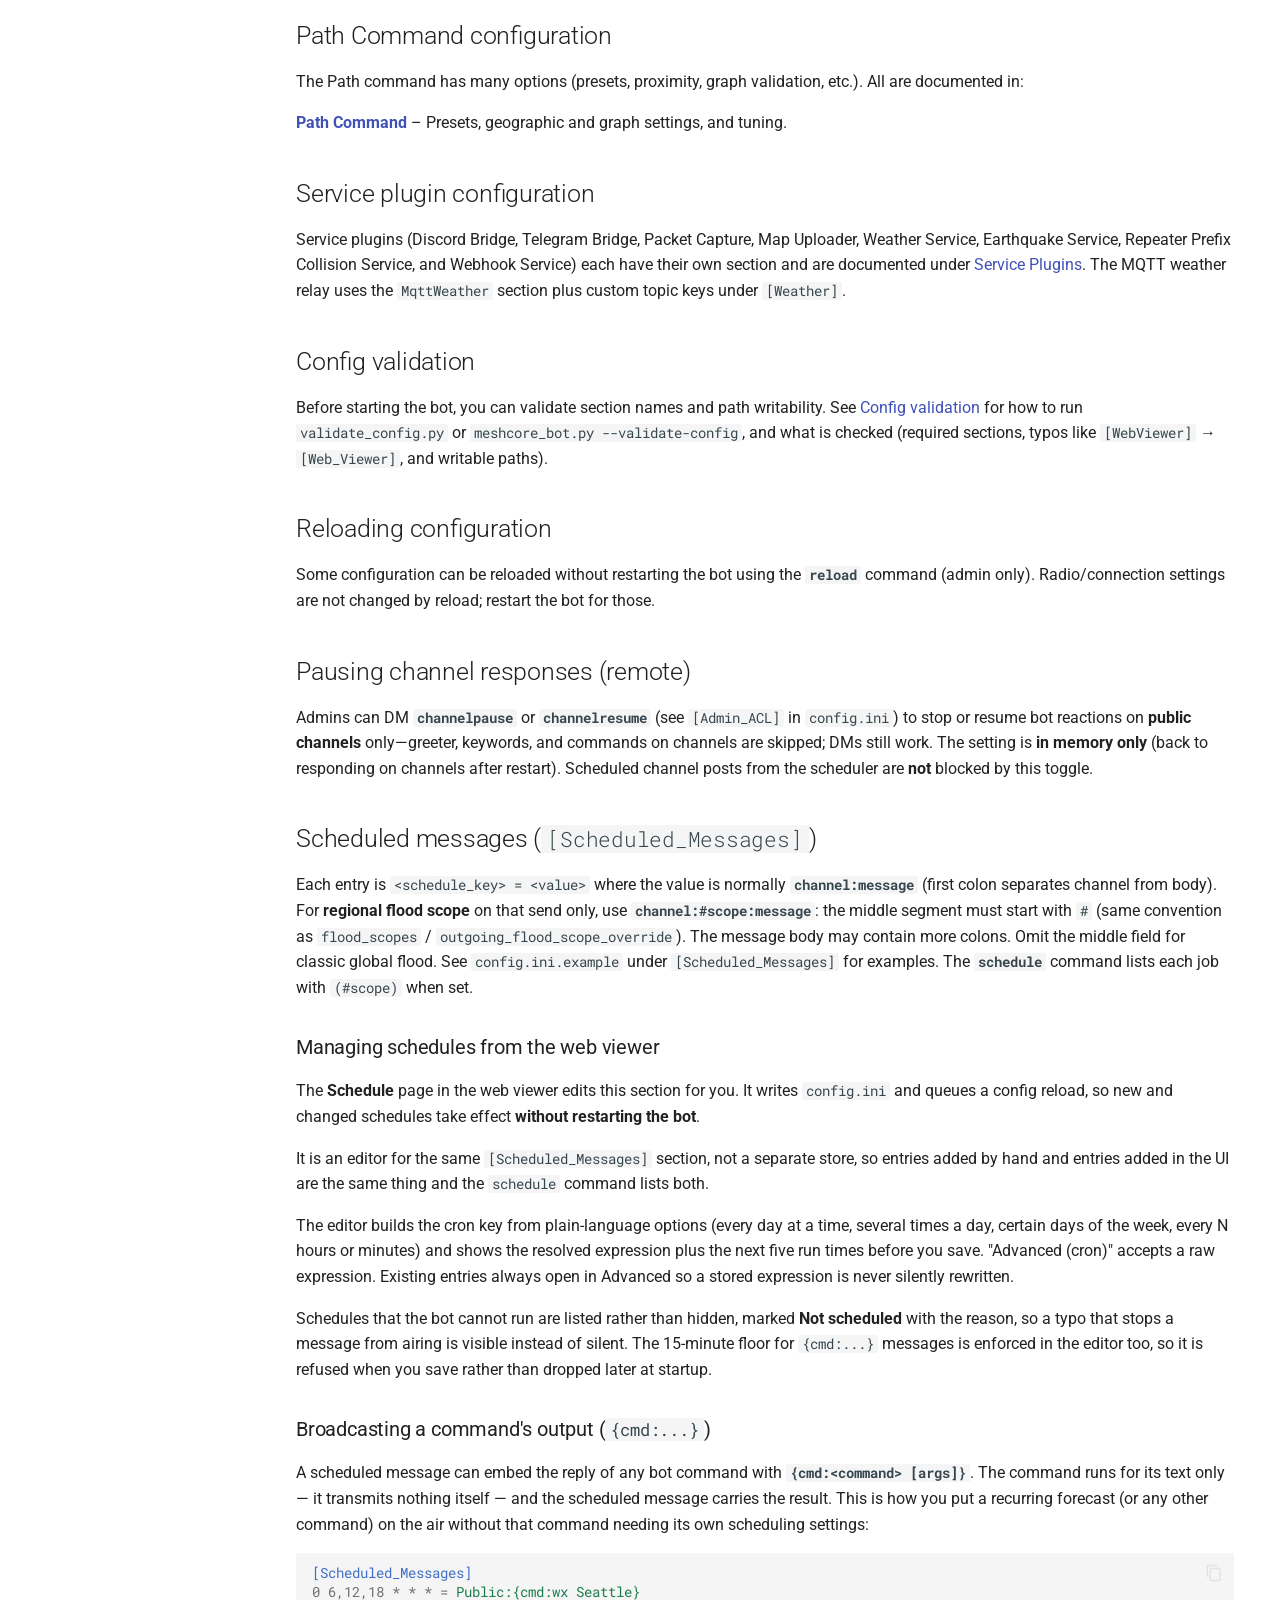
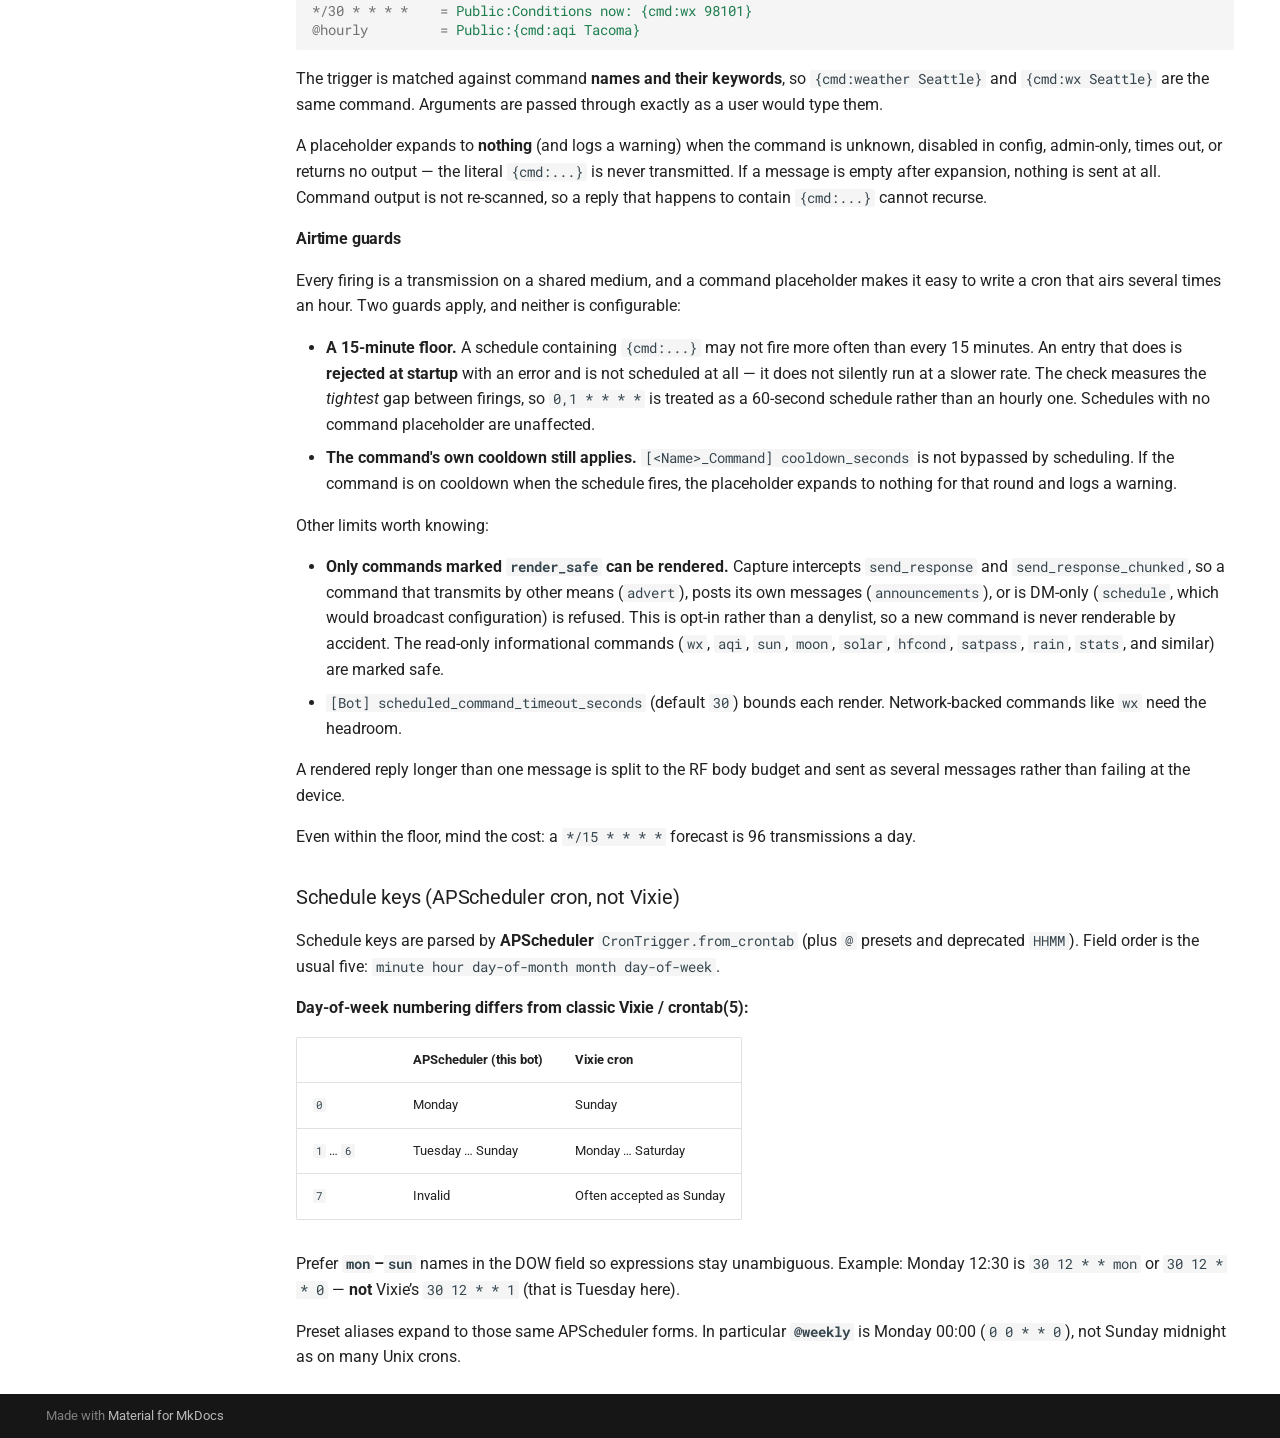
<file: configuration/index.html>
<!doctype html>
<html lang="en" class="no-js">
  <head>
    
      <meta charset="utf-8">
      <meta name="viewport" content="width=device-width,initial-scale=1">
      
        <meta name="description" content="Documentation for the MeshCore bot and its services">
      
      
      
        <link rel="canonical" href="https://agessaman.github.io/meshcore-bot/configuration/">
      
      
        <link rel="prev" href="../service-installation/">
      
      
        <link rel="next" href="../data-retention/">
      
      
        
      
      
      <link rel="icon" href="../assets/images/favicon.png">
      <meta name="generator" content="mkdocs-1.6.1, mkdocs-material-9.8.0">
    
    
      
        <title>Overview - Meshcore Bot Documentation</title>
      
    
    
      <link rel="stylesheet" href="../assets/stylesheets/main.57a0d79d.min.css">
      
        
        <link rel="stylesheet" href="../assets/stylesheets/palette.fb2fffe2.min.css">
      
      


    
    
      
    
    
      
        
        
        <link rel="preconnect" href="https://fonts.gstatic.com" crossorigin>
        <link rel="stylesheet" href="https://fonts.googleapis.com/css?family=Roboto:300,300i,400,400i,700,700i%7CRoboto+Mono:400,400i,700,700i&display=fallback">
        <style>:root{--md-text-font:"Roboto";--md-code-font:"Roboto Mono"}</style>
      
    
    
    <script>__md_scope=new URL("..",location),__md_hash=e=>[...e].reduce(((e,_)=>(e<<5)-e+_.charCodeAt(0)),0),__md_get=(e,_=localStorage,t=__md_scope)=>JSON.parse(_.getItem(t.pathname+"."+e)),__md_set=(e,_,t=localStorage,a=__md_scope)=>{try{t.setItem(a.pathname+"."+e,JSON.stringify(_))}catch(e){}}</script>
    
      

    
    
  </head>
  
  
    
    
      
    
    
    
    
    <body dir="ltr" data-md-color-scheme="default" data-md-color-primary="indigo" data-md-color-accent="cyan">
  
    
    <input class="md-toggle" data-md-toggle="drawer" type="checkbox" id="__drawer" autocomplete="off">
    <input class="md-toggle" data-md-toggle="search" type="checkbox" id="__search" autocomplete="off">
    <label class="md-overlay" for="__drawer"></label>
    <div data-md-component="skip">
      
        
        <a href="#configuration" class="md-skip">
          Skip to content
        </a>
      
    </div>
    <div data-md-component="announce">
      
    </div>
    
    
      

<header class="md-header" data-md-component="header">
  <nav class="md-header__inner md-grid" aria-label="Header">
    <a href=".." title="Meshcore Bot Documentation" class="md-header__button md-logo" aria-label="Meshcore Bot Documentation" data-md-component="logo">
      
  
  <svg xmlns="http://www.w3.org/2000/svg" viewBox="0 0 24 24"><path d="M12 8a3 3 0 0 0 3-3 3 3 0 0 0-3-3 3 3 0 0 0-3 3 3 3 0 0 0 3 3m0 3.54C9.64 9.35 6.5 8 3 8v11c3.5 0 6.64 1.35 9 3.54 2.36-2.19 5.5-3.54 9-3.54V8c-3.5 0-6.64 1.35-9 3.54"/></svg>

    </a>
    <label class="md-header__button md-icon" for="__drawer">
      
      <svg xmlns="http://www.w3.org/2000/svg" viewBox="0 0 24 24"><path d="M3 6h18v2H3zm0 5h18v2H3zm0 5h18v2H3z"/></svg>
    </label>
    <div class="md-header__title" data-md-component="header-title">
      <div class="md-header__ellipsis">
        <div class="md-header__topic">
          <span class="md-ellipsis">
            Meshcore Bot Documentation
          </span>
        </div>
        <div class="md-header__topic" data-md-component="header-topic">
          <span class="md-ellipsis">
            
              Overview
            
          </span>
        </div>
      </div>
    </div>
    
      
        <form class="md-header__option" data-md-component="palette">
  
    
    
    
    <input class="md-option" data-md-color-media="" data-md-color-scheme="default" data-md-color-primary="indigo" data-md-color-accent="cyan"  aria-label="Switch to dark mode"  type="radio" name="__palette" id="__palette_0">
    
      <label class="md-header__button md-icon" title="Switch to dark mode" for="__palette_1" hidden>
        <svg xmlns="http://www.w3.org/2000/svg" viewBox="0 0 24 24"><path d="M12 8a4 4 0 0 0-4 4 4 4 0 0 0 4 4 4 4 0 0 0 4-4 4 4 0 0 0-4-4m0 10a6 6 0 0 1-6-6 6 6 0 0 1 6-6 6 6 0 0 1 6 6 6 6 0 0 1-6 6m8-9.31V4h-4.69L12 .69 8.69 4H4v4.69L.69 12 4 15.31V20h4.69L12 23.31 15.31 20H20v-4.69L23.31 12z"/></svg>
      </label>
    
  
    
    
    
    <input class="md-option" data-md-color-media="" data-md-color-scheme="slate" data-md-color-primary="indigo" data-md-color-accent="cyan"  aria-label="Switch to light mode"  type="radio" name="__palette" id="__palette_1">
    
      <label class="md-header__button md-icon" title="Switch to light mode" for="__palette_0" hidden>
        <svg xmlns="http://www.w3.org/2000/svg" viewBox="0 0 24 24"><path d="M12 18c-.89 0-1.74-.2-2.5-.55C11.56 16.5 13 14.42 13 12s-1.44-4.5-3.5-5.45C10.26 6.2 11.11 6 12 6a6 6 0 0 1 6 6 6 6 0 0 1-6 6m8-9.31V4h-4.69L12 .69 8.69 4H4v4.69L.69 12 4 15.31V20h4.69L12 23.31 15.31 20H20v-4.69L23.31 12z"/></svg>
      </label>
    
  
</form>
      
    
    
      <script>var palette=__md_get("__palette");if(palette&&palette.color){if("(prefers-color-scheme)"===palette.color.media){var media=matchMedia("(prefers-color-scheme: light)"),input=document.querySelector(media.matches?"[data-md-color-media='(prefers-color-scheme: light)']":"[data-md-color-media='(prefers-color-scheme: dark)']");palette.color.media=input.getAttribute("data-md-color-media"),palette.color.scheme=input.getAttribute("data-md-color-scheme"),palette.color.primary=input.getAttribute("data-md-color-primary"),palette.color.accent=input.getAttribute("data-md-color-accent")}for(var[key,value]of Object.entries(palette.color))document.body.setAttribute("data-md-color-"+key,value)}</script>
    
    
    
      
      
        <label class="md-header__button md-icon" for="__search">
          
          <svg xmlns="http://www.w3.org/2000/svg" viewBox="0 0 24 24"><path d="M9.5 3A6.5 6.5 0 0 1 16 9.5c0 1.61-.59 3.09-1.56 4.23l.27.27h.79l5 5-1.5 1.5-5-5v-.79l-.27-.27A6.52 6.52 0 0 1 9.5 16 6.5 6.5 0 0 1 3 9.5 6.5 6.5 0 0 1 9.5 3m0 2C7 5 5 7 5 9.5S7 14 9.5 14 14 12 14 9.5 12 5 9.5 5"/></svg>
        </label>
        <div class="md-search" data-md-component="search" role="dialog">
  <label class="md-search__overlay" for="__search"></label>
  <div class="md-search__inner" role="search">
    <form class="md-search__form" name="search">
      <input type="text" class="md-search__input" name="query" aria-label="Search" placeholder="Search" autocapitalize="off" autocorrect="off" autocomplete="off" spellcheck="false" data-md-component="search-query" required>
      <label class="md-search__icon md-icon" for="__search">
        
        <svg xmlns="http://www.w3.org/2000/svg" viewBox="0 0 24 24"><path d="M9.5 3A6.5 6.5 0 0 1 16 9.5c0 1.61-.59 3.09-1.56 4.23l.27.27h.79l5 5-1.5 1.5-5-5v-.79l-.27-.27A6.52 6.52 0 0 1 9.5 16 6.5 6.5 0 0 1 3 9.5 6.5 6.5 0 0 1 9.5 3m0 2C7 5 5 7 5 9.5S7 14 9.5 14 14 12 14 9.5 12 5 9.5 5"/></svg>
        
        <svg xmlns="http://www.w3.org/2000/svg" viewBox="0 0 24 24"><path d="M20 11v2H8l5.5 5.5-1.42 1.42L4.16 12l7.92-7.92L13.5 5.5 8 11z"/></svg>
      </label>
      <nav class="md-search__options" aria-label="Search">
        
        <button type="reset" class="md-search__icon md-icon" title="Clear" aria-label="Clear" tabindex="-1">
          
          <svg xmlns="http://www.w3.org/2000/svg" viewBox="0 0 24 24"><path d="M19 6.41 17.59 5 12 10.59 6.41 5 5 6.41 10.59 12 5 17.59 6.41 19 12 13.41 17.59 19 19 17.59 13.41 12z"/></svg>
        </button>
      </nav>
      
    </form>
    <div class="md-search__output">
      <div class="md-search__scrollwrap" tabindex="0" data-md-scrollfix>
        <div class="md-search-result" data-md-component="search-result">
          <div class="md-search-result__meta">
            Initializing search
          </div>
          <ol class="md-search-result__list" role="presentation"></ol>
        </div>
      </div>
    </div>
  </div>
</div>
      
    
    
      <div class="md-header__source">
        <a href="https://github.com/agessaman/meshcore-bot" title="Go to repository" class="md-source" data-md-component="source">
  <div class="md-source__icon md-icon">
    
    <svg xmlns="http://www.w3.org/2000/svg" viewBox="0 0 448 512"><!--! Font Awesome Free 7.1.0 by @fontawesome - https://fontawesome.com License - https://fontawesome.com/license/free (Icons: CC BY 4.0, Fonts: SIL OFL 1.1, Code: MIT License) Copyright 2025 Fonticons, Inc.--><path d="M439.6 236.1 244 40.5c-5.4-5.5-12.8-8.5-20.4-8.5s-15 3-20.4 8.4L162.5 81l51.5 51.5c27.1-9.1 52.7 16.8 43.4 43.7l49.7 49.7c34.2-11.8 61.2 31 35.5 56.7-26.5 26.5-70.2-2.9-56-37.3L240.3 199v121.9c25.3 12.5 22.3 41.8 9.1 55-6.4 6.4-15.2 10.1-24.3 10.1s-17.8-3.6-24.3-10.1c-17.6-17.6-11.1-46.9 11.2-56v-123c-20.8-8.5-24.6-30.7-18.6-45L142.6 101 8.5 235.1C3 240.6 0 247.9 0 255.5s3 15 8.5 20.4l195.6 195.7c5.4 5.4 12.7 8.4 20.4 8.4s15-3 20.4-8.4l194.7-194.7c5.4-5.4 8.4-12.8 8.4-20.4s-3-15-8.4-20.4"/></svg>
  </div>
  <div class="md-source__repository">
    meshcore-bot
  </div>
</a>
      </div>
    
  </nav>
  
</header>
    
    <div class="md-container" data-md-component="container">
      
      
        
          
            
<nav class="md-tabs" aria-label="Tabs" data-md-component="tabs">
  <div class="md-grid">
    <ul class="md-tabs__list">
      
        
  
  
  
  
    <li class="md-tabs__item">
      <a href=".." class="md-tabs__link">
        
  
  
    
  
  Home

      </a>
    </li>
  

      
        
  
  
  
  
    <li class="md-tabs__item">
      <a href="../getting-started/" class="md-tabs__link">
        
  
  
    
  
  Quick Start

      </a>
    </li>
  

      
        
  
  
  
  
    
    
      <li class="md-tabs__item">
        <a href="../installation/" class="md-tabs__link">
          
  
  
  Installation

        </a>
      </li>
    
  

      
        
  
  
  
    
  
  
    
    
      <li class="md-tabs__item md-tabs__item--active">
        <a href="./" class="md-tabs__link">
          
  
  
  Configuration

        </a>
      </li>
    
  

      
        
  
  
  
  
    <li class="md-tabs__item">
      <a href="../web-viewer/" class="md-tabs__link">
        
  
  
    
  
  Web Viewer

      </a>
    </li>
  

      
        
  
  
  
  
    
    
      <li class="md-tabs__item">
        <a href="../command-reference/" class="md-tabs__link">
          
  
  
  Command Reference

        </a>
      </li>
    
  

      
        
  
  
  
  
    
    
      <li class="md-tabs__item">
        <a href="../service-plugins/" class="md-tabs__link">
          
  
  
  Service Plugins

        </a>
      </li>
    
  

      
        
  
  
  
  
    <li class="md-tabs__item">
      <a href="../faq/" class="md-tabs__link">
        
  
  
    
  
  FAQ

      </a>
    </li>
  

      
        
  
  
  
  
    <li class="md-tabs__item">
      <a href="../upgrade/" class="md-tabs__link">
        
  
  
    
  
  Upgrade

      </a>
    </li>
  

      
        
  
  
  
  
    
    
      <li class="md-tabs__item">
        <a href="../solar-conditions-provenance/" class="md-tabs__link">
          
  
  
  Project

        </a>
      </li>
    
  

      
    </ul>
  </div>
</nav>
          
        
      
      <main class="md-main" data-md-component="main">
        <div class="md-main__inner md-grid">
          
            
              
              <div class="md-sidebar md-sidebar--primary" data-md-component="sidebar" data-md-type="navigation" >
                <div class="md-sidebar__scrollwrap">
                  <div class="md-sidebar__inner">
                    


  


  

<nav class="md-nav md-nav--primary md-nav--lifted md-nav--integrated" aria-label="Navigation" data-md-level="0">
  <label class="md-nav__title" for="__drawer">
    <a href=".." title="Meshcore Bot Documentation" class="md-nav__button md-logo" aria-label="Meshcore Bot Documentation" data-md-component="logo">
      
  
  <svg xmlns="http://www.w3.org/2000/svg" viewBox="0 0 24 24"><path d="M12 8a3 3 0 0 0 3-3 3 3 0 0 0-3-3 3 3 0 0 0-3 3 3 3 0 0 0 3 3m0 3.54C9.64 9.35 6.5 8 3 8v11c3.5 0 6.64 1.35 9 3.54 2.36-2.19 5.5-3.54 9-3.54V8c-3.5 0-6.64 1.35-9 3.54"/></svg>

    </a>
    Meshcore Bot Documentation
  </label>
  
    <div class="md-nav__source">
      <a href="https://github.com/agessaman/meshcore-bot" title="Go to repository" class="md-source" data-md-component="source">
  <div class="md-source__icon md-icon">
    
    <svg xmlns="http://www.w3.org/2000/svg" viewBox="0 0 448 512"><!--! Font Awesome Free 7.1.0 by @fontawesome - https://fontawesome.com License - https://fontawesome.com/license/free (Icons: CC BY 4.0, Fonts: SIL OFL 1.1, Code: MIT License) Copyright 2025 Fonticons, Inc.--><path d="M439.6 236.1 244 40.5c-5.4-5.5-12.8-8.5-20.4-8.5s-15 3-20.4 8.4L162.5 81l51.5 51.5c27.1-9.1 52.7 16.8 43.4 43.7l49.7 49.7c34.2-11.8 61.2 31 35.5 56.7-26.5 26.5-70.2-2.9-56-37.3L240.3 199v121.9c25.3 12.5 22.3 41.8 9.1 55-6.4 6.4-15.2 10.1-24.3 10.1s-17.8-3.6-24.3-10.1c-17.6-17.6-11.1-46.9 11.2-56v-123c-20.8-8.5-24.6-30.7-18.6-45L142.6 101 8.5 235.1C3 240.6 0 247.9 0 255.5s3 15 8.5 20.4l195.6 195.7c5.4 5.4 12.7 8.4 20.4 8.4s15-3 20.4-8.4l194.7-194.7c5.4-5.4 8.4-12.8 8.4-20.4s-3-15-8.4-20.4"/></svg>
  </div>
  <div class="md-source__repository">
    meshcore-bot
  </div>
</a>
    </div>
  
  <ul class="md-nav__list" data-md-scrollfix>
    
      
      
  
  
  
  
    <li class="md-nav__item">
      <a href=".." class="md-nav__link">
        
  
  
  <span class="md-ellipsis">
    
  
    Home
  

    
  </span>
  
  

      </a>
    </li>
  

    
      
      
  
  
  
  
    <li class="md-nav__item">
      <a href="../getting-started/" class="md-nav__link">
        
  
  
  <span class="md-ellipsis">
    
  
    Quick Start
  

    
  </span>
  
  

      </a>
    </li>
  

    
      
      
  
  
  
  
    
    
    
    
      
      
        
      
    
    
    <li class="md-nav__item md-nav__item--nested">
      
        
        
        <input class="md-nav__toggle md-toggle " type="checkbox" id="__nav_3" >
        
          
          <label class="md-nav__link" for="__nav_3" id="__nav_3_label" tabindex="0">
            
  
  
  <span class="md-ellipsis">
    
  
    Installation
  

    
  </span>
  
  

            <span class="md-nav__icon md-icon"></span>
          </label>
        
        <nav class="md-nav" data-md-level="1" aria-labelledby="__nav_3_label" aria-expanded="false">
          <label class="md-nav__title" for="__nav_3">
            <span class="md-nav__icon md-icon"></span>
            
  
    Installation
  

          </label>
          <ul class="md-nav__list" data-md-scrollfix>
            
              
                
  
  
  
  
    <li class="md-nav__item">
      <a href="../installation/" class="md-nav__link">
        
  
  
  <span class="md-ellipsis">
    
  
    Overview
  

    
  </span>
  
  

      </a>
    </li>
  

              
            
              
                
  
  
  
  
    <li class="md-nav__item">
      <a href="../docker/" class="md-nav__link">
        
  
  
  <span class="md-ellipsis">
    
  
    Docker
  

    
  </span>
  
  

      </a>
    </li>
  

              
            
              
                
  
  
  
  
    <li class="md-nav__item">
      <a href="../service-installation/" class="md-nav__link">
        
  
  
  <span class="md-ellipsis">
    
  
    Service
  

    
  </span>
  
  

      </a>
    </li>
  

              
            
          </ul>
        </nav>
      
    </li>
  

    
      
      
  
  
    
  
  
  
    
    
    
    
      
        
        
      
      
        
      
    
    
    <li class="md-nav__item md-nav__item--active md-nav__item--section md-nav__item--nested">
      
        
        
        <input class="md-nav__toggle md-toggle " type="checkbox" id="__nav_4" checked>
        
          
          <label class="md-nav__link" for="__nav_4" id="__nav_4_label" tabindex="">
            
  
  
  <span class="md-ellipsis">
    
  
    Configuration
  

    
  </span>
  
  

            <span class="md-nav__icon md-icon"></span>
          </label>
        
        <nav class="md-nav" data-md-level="1" aria-labelledby="__nav_4_label" aria-expanded="true">
          <label class="md-nav__title" for="__nav_4">
            <span class="md-nav__icon md-icon"></span>
            
  
    Configuration
  

          </label>
          <ul class="md-nav__list" data-md-scrollfix>
            
              
                
  
  
    
  
  
  
    <li class="md-nav__item md-nav__item--active">
      
      <input class="md-nav__toggle md-toggle" type="checkbox" id="__toc">
      
      
        
      
      
        <label class="md-nav__link md-nav__link--active" for="__toc">
          
  
  
  <span class="md-ellipsis">
    
  
    Overview
  

    
  </span>
  
  

          <span class="md-nav__icon md-icon"></span>
        </label>
      
      <a href="./" class="md-nav__link md-nav__link--active">
        
  
  
  <span class="md-ellipsis">
    
  
    Overview
  

    
  </span>
  
  

      </a>
      
        

<nav class="md-nav md-nav--secondary" aria-label="Table of contents">
  
  
  
    
  
  
    <label class="md-nav__title" for="__toc">
      <span class="md-nav__icon md-icon"></span>
      Table of contents
    </label>
    <ul class="md-nav__list" data-md-component="toc" data-md-scrollfix>
      
        <li class="md-nav__item">
  <a href="#configini-structure" class="md-nav__link">
    <span class="md-ellipsis">
      
        config.ini structure
      
    </span>
  </a>
  
    <nav class="md-nav" aria-label="config.ini structure">
      <ul class="md-nav__list">
        
          <li class="md-nav__item">
  <a href="#connection-type-and-precedence" class="md-nav__link">
    <span class="md-ellipsis">
      
        Connection: type and precedence
      
    </span>
  </a>
  
</li>
        
          <li class="md-nav__item">
  <a href="#connection-transport-reconnect" class="md-nav__link">
    <span class="md-ellipsis">
      
        Connection: transport reconnect
      
    </span>
  </a>
  
</li>
        
          <li class="md-nav__item">
  <a href="#logging-and-log-rotation" class="md-nav__link">
    <span class="md-ellipsis">
      
        Logging and log rotation
      
    </span>
  </a>
  
</li>
        
          <li class="md-nav__item">
  <a href="#localization" class="md-nav__link">
    <span class="md-ellipsis">
      
        Localization
      
    </span>
  </a>
  
</li>
        
      </ul>
    </nav>
  
</li>
      
        <li class="md-nav__item">
  <a href="#channels-section" class="md-nav__link">
    <span class="md-ellipsis">
      
        Channels section
      
    </span>
  </a>
  
    <nav class="md-nav" aria-label="Channels section">
      <ul class="md-nav__list">
        
          <li class="md-nav__item">
  <a href="#outgoing_flood_scope_override-vs-flood_scopes" class="md-nav__link">
    <span class="md-ellipsis">
      
        outgoing_flood_scope_override vs flood_scopes
      
    </span>
  </a>
  
</li>
        
          <li class="md-nav__item">
  <a href="#managing-region-scopes-from-the-web-viewer" class="md-nav__link">
    <span class="md-ellipsis">
      
        Managing region scopes from the web viewer
      
    </span>
  </a>
  
</li>
        
          <li class="md-nav__item">
  <a href="#public-channel-guard" class="md-nav__link">
    <span class="md-ellipsis">
      
        Public channel guard
      
    </span>
  </a>
  
</li>
        
      </ul>
    </nav>
  
</li>
      
        <li class="md-nav__item">
  <a href="#command-and-feature-sections" class="md-nav__link">
    <span class="md-ellipsis">
      
        Command and feature sections
      
    </span>
  </a>
  
    <nav class="md-nav" aria-label="Command and feature sections">
      <ul class="md-nav__list">
        
          <li class="md-nav__item">
  <a href="#enabling-and-disabling-commands" class="md-nav__link">
    <span class="md-ellipsis">
      
        Enabling and disabling commands
      
    </span>
  </a>
  
</li>
        
          <li class="md-nav__item">
  <a href="#command-specific-sections" class="md-nav__link">
    <span class="md-ellipsis">
      
        Command-specific sections
      
    </span>
  </a>
  
</li>
        
          <li class="md-nav__item">
  <a href="#command-prefix" class="md-nav__link">
    <span class="md-ellipsis">
      
        Command prefix
      
    </span>
  </a>
  
</li>
        
          <li class="md-nav__item">
  <a href="#config-templates" class="md-nav__link">
    <span class="md-ellipsis">
      
        Config templates
      
    </span>
  </a>
  
</li>
        
      </ul>
    </nav>
  
</li>
      
        <li class="md-nav__item">
  <a href="#data-retention" class="md-nav__link">
    <span class="md-ellipsis">
      
        Data retention
      
    </span>
  </a>
  
</li>
      
        <li class="md-nav__item">
  <a href="#path-command-configuration" class="md-nav__link">
    <span class="md-ellipsis">
      
        Path Command configuration
      
    </span>
  </a>
  
</li>
      
        <li class="md-nav__item">
  <a href="#service-plugin-configuration" class="md-nav__link">
    <span class="md-ellipsis">
      
        Service plugin configuration
      
    </span>
  </a>
  
</li>
      
        <li class="md-nav__item">
  <a href="#config-validation" class="md-nav__link">
    <span class="md-ellipsis">
      
        Config validation
      
    </span>
  </a>
  
</li>
      
        <li class="md-nav__item">
  <a href="#reloading-configuration" class="md-nav__link">
    <span class="md-ellipsis">
      
        Reloading configuration
      
    </span>
  </a>
  
</li>
      
        <li class="md-nav__item">
  <a href="#pausing-channel-responses-remote" class="md-nav__link">
    <span class="md-ellipsis">
      
        Pausing channel responses (remote)
      
    </span>
  </a>
  
</li>
      
        <li class="md-nav__item">
  <a href="#scheduled-messages-scheduled_messages" class="md-nav__link">
    <span class="md-ellipsis">
      
        Scheduled messages ([Scheduled_Messages])
      
    </span>
  </a>
  
    <nav class="md-nav" aria-label="Scheduled messages ([Scheduled_Messages])">
      <ul class="md-nav__list">
        
          <li class="md-nav__item">
  <a href="#managing-schedules-from-the-web-viewer" class="md-nav__link">
    <span class="md-ellipsis">
      
        Managing schedules from the web viewer
      
    </span>
  </a>
  
</li>
        
          <li class="md-nav__item">
  <a href="#broadcasting-a-commands-output-cmd" class="md-nav__link">
    <span class="md-ellipsis">
      
        Broadcasting a command's output ({cmd:...})
      
    </span>
  </a>
  
    <nav class="md-nav" aria-label="Broadcasting a command&#39;s output ({cmd:...})">
      <ul class="md-nav__list">
        
          <li class="md-nav__item">
  <a href="#airtime-guards" class="md-nav__link">
    <span class="md-ellipsis">
      
        Airtime guards
      
    </span>
  </a>
  
</li>
        
      </ul>
    </nav>
  
</li>
        
          <li class="md-nav__item">
  <a href="#schedule-keys-apscheduler-cron-not-vixie" class="md-nav__link">
    <span class="md-ellipsis">
      
        Schedule keys (APScheduler cron, not Vixie)
      
    </span>
  </a>
  
</li>
        
      </ul>
    </nav>
  
</li>
      
    </ul>
  
</nav>
      
    </li>
  

              
            
              
                
  
  
  
  
    <li class="md-nav__item">
      <a href="../data-retention/" class="md-nav__link">
        
  
  
  <span class="md-ellipsis">
    
  
    Data retention
  

    
  </span>
  
  

      </a>
    </li>
  

              
            
              
                
  
  
  
  
    <li class="md-nav__item">
      <a href="../local-plugins/" class="md-nav__link">
        
  
  
  <span class="md-ellipsis">
    
  
    Local plugins and services
  

    
  </span>
  
  

      </a>
    </li>
  

              
            
              
                
  
  
  
  
    <li class="md-nav__item">
      <a href="../checkin-api/" class="md-nav__link">
        
  
  
  <span class="md-ellipsis">
    
  
    Check-in API
  

    
  </span>
  
  

      </a>
    </li>
  

              
            
              
                
  
  
  
  
    <li class="md-nav__item">
      <a href="../path-command-config/" class="md-nav__link">
        
  
  
  <span class="md-ellipsis">
    
  
    Path Command
  

    
  </span>
  
  

      </a>
    </li>
  

              
            
              
                
  
  
  
  
    <li class="md-nav__item">
      <a href="../config-validation/" class="md-nav__link">
        
  
  
  <span class="md-ellipsis">
    
  
    Config validation
  

    
  </span>
  
  

      </a>
    </li>
  

              
            
              
                
  
  
  
  
    <li class="md-nav__item">
      <a href="../region-warnings/" class="md-nav__link">
        
  
  
  <span class="md-ellipsis">
    
  
    Region warnings
  

    
  </span>
  
  

      </a>
    </li>
  

              
            
          </ul>
        </nav>
      
    </li>
  

    
      
      
  
  
  
  
    <li class="md-nav__item">
      <a href="../web-viewer/" class="md-nav__link">
        
  
  
  <span class="md-ellipsis">
    
  
    Web Viewer
  

    
  </span>
  
  

      </a>
    </li>
  

    
      
      
  
  
  
  
    
    
    
    
      
      
        
      
    
    
    <li class="md-nav__item md-nav__item--nested">
      
        
        
        <input class="md-nav__toggle md-toggle " type="checkbox" id="__nav_6" >
        
          
          <label class="md-nav__link" for="__nav_6" id="__nav_6_label" tabindex="0">
            
  
  
  <span class="md-ellipsis">
    
  
    Command Reference
  

    
  </span>
  
  

            <span class="md-nav__icon md-icon"></span>
          </label>
        
        <nav class="md-nav" data-md-level="1" aria-labelledby="__nav_6_label" aria-expanded="false">
          <label class="md-nav__title" for="__nav_6">
            <span class="md-nav__icon md-icon"></span>
            
  
    Command Reference
  

          </label>
          <ul class="md-nav__list" data-md-scrollfix>
            
              
                
  
  
  
  
    <li class="md-nav__item">
      <a href="../command-reference/" class="md-nav__link">
        
  
  
  <span class="md-ellipsis">
    
  
    Overview
  

    
  </span>
  
  

      </a>
    </li>
  

              
            
              
                
  
  
  
  
    <li class="md-nav__item">
      <a href="../repeater-commands/" class="md-nav__link">
        
  
  
  <span class="md-ellipsis">
    
  
    Repeater Commands
  

    
  </span>
  
  

      </a>
    </li>
  

              
            
              
                
  
  
  
  
    <li class="md-nav__item">
      <a href="../command-reference-website/" class="md-nav__link">
        
  
  
  <span class="md-ellipsis">
    
  
    Custom Command Website
  

    
  </span>
  
  

      </a>
    </li>
  

              
            
              
                
  
  
  
  
    <li class="md-nav__item">
      <a href="../develop-command-scripts/" class="md-nav__link">
        
  
  
  <span class="md-ellipsis">
    
  
    Developing Commands
  

    
  </span>
  
  

      </a>
    </li>
  

              
            
          </ul>
        </nav>
      
    </li>
  

    
      
      
  
  
  
  
    
    
    
    
      
      
        
      
    
    
    <li class="md-nav__item md-nav__item--nested">
      
        
        
        <input class="md-nav__toggle md-toggle " type="checkbox" id="__nav_7" >
        
          
          <label class="md-nav__link" for="__nav_7" id="__nav_7_label" tabindex="0">
            
  
  
  <span class="md-ellipsis">
    
  
    Service Plugins
  

    
  </span>
  
  

            <span class="md-nav__icon md-icon"></span>
          </label>
        
        <nav class="md-nav" data-md-level="1" aria-labelledby="__nav_7_label" aria-expanded="false">
          <label class="md-nav__title" for="__nav_7">
            <span class="md-nav__icon md-icon"></span>
            
  
    Service Plugins
  

          </label>
          <ul class="md-nav__list" data-md-scrollfix>
            
              
                
  
  
  
  
    <li class="md-nav__item">
      <a href="../service-plugins/" class="md-nav__link">
        
  
  
  <span class="md-ellipsis">
    
  
    Overview
  

    
  </span>
  
  

      </a>
    </li>
  

              
            
              
                
  
  
  
  
    <li class="md-nav__item">
      <a href="../discord-bridge/" class="md-nav__link">
        
  
  
  <span class="md-ellipsis">
    
  
    Discord Bridge
  

    
  </span>
  
  

      </a>
    </li>
  

              
            
              
                
  
  
  
  
    <li class="md-nav__item">
      <a href="../telegram-bridge/" class="md-nav__link">
        
  
  
  <span class="md-ellipsis">
    
  
    Telegram Bridge
  

    
  </span>
  
  

      </a>
    </li>
  

              
            
              
                
  
  
  
  
    <li class="md-nav__item">
      <a href="../packet-capture/" class="md-nav__link">
        
  
  
  <span class="md-ellipsis">
    
  
    Packet Capture
  

    
  </span>
  
  

      </a>
    </li>
  

              
            
              
                
  
  
  
  
    <li class="md-nav__item">
      <a href="../map-uploader/" class="md-nav__link">
        
  
  
  <span class="md-ellipsis">
    
  
    Map Uploader
  

    
  </span>
  
  

      </a>
    </li>
  

              
            
              
                
  
  
  
  
    <li class="md-nav__item">
      <a href="../weather-service/" class="md-nav__link">
        
  
  
  <span class="md-ellipsis">
    
  
    Weather Service
  

    
  </span>
  
  

      </a>
    </li>
  

              
            
              
                
  
  
  
  
    <li class="md-nav__item">
      <a href="../earthquake-service/" class="md-nav__link">
        
  
  
  <span class="md-ellipsis">
    
  
    Earthquake Service
  

    
  </span>
  
  

      </a>
    </li>
  

              
            
              
                
  
  
  
  
    <li class="md-nav__item">
      <a href="../repeater-prefix-collision-service/" class="md-nav__link">
        
  
  
  <span class="md-ellipsis">
    
  
    Repeater Prefix Collision
  

    
  </span>
  
  

      </a>
    </li>
  

              
            
              
                
  
  
  
  
    <li class="md-nav__item">
      <a href="../worldcup/" class="md-nav__link">
        
  
  
  <span class="md-ellipsis">
    
  
    World Cup
  

    
  </span>
  
  

      </a>
    </li>
  

              
            
              
                
  
  
  
  
    <li class="md-nav__item">
      <a href="../FEEDS/" class="md-nav__link">
        
  
  
  <span class="md-ellipsis">
    
  
    Feed Management
  

    
  </span>
  
  

      </a>
    </li>
  

              
            
          </ul>
        </nav>
      
    </li>
  

    
      
      
  
  
  
  
    <li class="md-nav__item">
      <a href="../faq/" class="md-nav__link">
        
  
  
  <span class="md-ellipsis">
    
  
    FAQ
  

    
  </span>
  
  

      </a>
    </li>
  

    
      
      
  
  
  
  
    <li class="md-nav__item">
      <a href="../upgrade/" class="md-nav__link">
        
  
  
  <span class="md-ellipsis">
    
  
    Upgrade
  

    
  </span>
  
  

      </a>
    </li>
  

    
      
      
  
  
  
  
    
    
    
    
      
      
        
      
    
    
    <li class="md-nav__item md-nav__item--nested">
      
        
        
        <input class="md-nav__toggle md-toggle " type="checkbox" id="__nav_10" >
        
          
          <label class="md-nav__link" for="__nav_10" id="__nav_10_label" tabindex="0">
            
  
  
  <span class="md-ellipsis">
    
  
    Project
  

    
  </span>
  
  

            <span class="md-nav__icon md-icon"></span>
          </label>
        
        <nav class="md-nav" data-md-level="1" aria-labelledby="__nav_10_label" aria-expanded="false">
          <label class="md-nav__title" for="__nav_10">
            <span class="md-nav__icon md-icon"></span>
            
  
    Project
  

          </label>
          <ul class="md-nav__list" data-md-scrollfix>
            
              
                
  
  
  
  
    <li class="md-nav__item">
      <a href="../solar-conditions-provenance/" class="md-nav__link">
        
  
  
  <span class="md-ellipsis">
    
  
    Solar conditions provenance
  

    
  </span>
  
  

      </a>
    </li>
  

              
            
          </ul>
        </nav>
      
    </li>
  

    
  </ul>
</nav>
                  </div>
                </div>
              </div>
            
            
          
          
            <div class="md-content" data-md-component="content">
              
              <article class="md-content__inner md-typeset">
                
                  


  
  


<h1 id="configuration">Configuration</h1>
<p>The bot is configured via <code>config.ini</code> in the project root (or the path given with <code>--config</code>). This page describes how configuration is organized and where to find command-specific options.</p>
<h2 id="configini-structure">config.ini structure</h2>
<ul>
<li><strong>Sections</strong> are named in square brackets, e.g. <code>[Bot]</code>, <code>[Connection]</code>, <code>[Path_Command]</code>.</li>
<li><strong>Options</strong> are <code>key = value</code> (or <code>key=value</code>). Comments start with <code>#</code> or <code>;</code>.</li>
<li><strong>Paths</strong> can be relative (to the directory containing the config file) or absolute. For Docker, use absolute paths under <code>/data/</code> (see <a href="../docker/">Docker deployment</a>).</li>
</ul>
<p>The main sections include:</p>
<table>
<thead>
<tr>
<th>Section</th>
<th>Purpose</th>
</tr>
</thead>
<tbody>
<tr>
<td><code>[Bot]</code></td>
<td>Bot name, database path, response toggles, command prefix</td>
</tr>
<tr>
<td><code>[Connection]</code></td>
<td>Serial, BLE, or TCP connection to the MeshCore device</td>
</tr>
<tr>
<td><code>[Channels]</code></td>
<td>Channels to monitor, DM behavior, optional channel keyword whitelist</td>
</tr>
<tr>
<td><code>[Localization]</code></td>
<td>Default response language and optional sender-language detection</td>
</tr>
<tr>
<td><code>[Admin_ACL]</code></td>
<td>Admin public keys and admin-only commands</td>
</tr>
<tr>
<td><code>[Keywords]</code></td>
<td>Keyword → response pairs</td>
</tr>
<tr>
<td><code>[Weather]</code></td>
<td>Units and settings shared by <code>wx</code> / <code>gwx</code> and Weather Service</td>
</tr>
<tr>
<td><code>[Logging]</code></td>
<td>Log file path and level</td>
</tr>
</tbody>
</table>
<h3 id="connection-type-and-precedence">Connection: type and precedence</h3>
<p><code>connection_type</code> in <code>[Connection]</code> selects the transport. <strong>Only the matching keys are read</strong>; other keys in the section are ignored at runtime (no error).</p>
<table>
<thead>
<tr>
<th><code>connection_type</code></th>
<th>Keys used</th>
<th>Notes</th>
</tr>
</thead>
<tbody>
<tr>
<td><code>serial</code></td>
<td><code>serial_port</code></td>
<td>USB serial device path</td>
</tr>
<tr>
<td><code>ble</code></td>
<td><code>ble_device_name</code></td>
<td>Empty = auto-detect first BLE device</td>
</tr>
<tr>
<td><code>tcp</code></td>
<td><code>hostname</code>, <code>tcp_port</code></td>
<td><code>hostname</code> required; <code>tcp_port</code> defaults to 5000</td>
</tr>
</tbody>
</table>
<p>Do not use <code>host</code> or <code>port</code> under <code>[Connection]</code> — those names are for <code>[Web_Viewer]</code> and <code>[Webhook]</code> listen addresses. TCP client connect uses <code>hostname</code> and <code>tcp_port</code>.</p>
<p><code>config.ini.example</code> lists all connection keys uncommented so the config TUI and migrate tool recognize them. Lean templates (<code>minimal-example</code>, <code>quickstart</code>) comment out BLE/TCP keys by default because they ship with <code>connection_type = serial</code>.</p>
<h3 id="connection-transport-reconnect">Connection: transport reconnect</h3>
<p><code>[Connection]</code> options <code>reconnect_max_retries</code> (0 = unlimited), <code>reconnect_delay_seconds</code>, and <code>reconnect_max_delay_seconds</code> apply to <strong>serial, BLE, and TCP</strong>. When the meshcore transport drops, the bot schedules reconnect with exponential backoff.</p>
<ul>
<li><strong>TCP</strong> — meshcore emits <code>DISCONNECTED</code> on socket loss; the bot reconnects immediately (the main loop also polls every 5s as a backup). If <code>radio_probe_fail_threshold</code> consecutive <code>get_time</code> probes fail or time out, the bot reconnects the TCP session instead of declaring a zombie radio (serial/BLE probes still use zombie detection for unresponsive firmware).</li>
<li><strong>Serial</strong> — USB unplug triggers the same reconnect path; zombie detection remains for “port open but firmware dead” cases.</li>
</ul>
<p>See <code>config.ini.example</code> for defaults and <code>radio_probe_*</code> / <code>radio_offline_*</code> alert options.</p>
<h3 id="logging-and-log-rotation">Logging and log rotation</h3>
<ul>
<li>
<p><strong>Startup (config.ini):</strong> Under <code>[Logging]</code>, <code>log_file</code>, <code>log_max_bytes</code>, and <code>log_backup_count</code> are read when the bot starts. They control the initial <code>RotatingFileHandler</code> for the bot log file (see <code>config.ini.example</code>).</p>
</li>
<li>
<p><strong>Live changes (web viewer):</strong> The Config tab can store <strong><code>maint.log_max_bytes</code></strong> and <strong><code>maint.log_backup_count</code></strong> in the database (<code>bot_metadata</code>). The scheduler’s maintenance loop applies those values to the existing rotating file handler <strong>without restarting</strong> the bot—<strong>but only after</strong> you save rotation settings from the web UI (which writes the metadata keys). Editing <code>config.ini</code> alone does not update <code>bot_metadata</code>, so hot-apply will not see a change until you save from the viewer (or set the keys another way).</p>
</li>
</ul>
<p>If you rely on config-file-only workflows, restart the bot after changing <code>[Logging]</code> rotation options.</p>
<h3 id="localization">Localization</h3>
<p><code>[Localization] language</code> selects the bot's default translation catalog.
Set <code>auto_detect_language = true</code> to let greeting-style commands reply in the
sender's detected language when that translation is installed. Detection is
keyword-first so short mesh greetings such as <code>hola</code>, <code>bonjour</code>, and <code>hallo</code>
work without another dependency.</p>
<p>For statistical detection of longer messages, install the optional extra:</p>
<div class="highlight"><pre><span></span><code><a id="__codelineno-0-1" name="__codelineno-0-1" href="#__codelineno-0-1"></a>pip<span class="w"> </span>install<span class="w"> </span><span class="s2">"meshcore-bot[lang]"</span>
</code></pre></div>
<p>Detection is opt-in and falls back to the configured default language whenever
the message is ambiguous, the detector is unavailable, or the corresponding
translation catalog is absent.</p>
<h2 id="channels-section">Channels section</h2>
<p><code>[Channels]</code> controls where the bot responds:</p>
<ul>
<li><strong><code>monitor_channels</code></strong> – Comma-separated channel names. The bot only responds to messages on these channels (and in DMs if enabled).</li>
<li><strong><code>respond_to_dms</code></strong> – If <code>true</code>, the bot responds to direct messages; if <code>false</code>, it ignores DMs.</li>
<li><strong><code>channel_keywords</code></strong> – Optional. When set (comma-separated command/keyword names), only those triggers are answered <strong>in channels</strong>; DMs always get all triggers. Use this to reduce channel traffic by making heavy triggers (e.g. <code>wx</code>, <code>satpass</code>, <code>joke</code>) DM-only. Leave empty or omit to allow all triggers in monitored channels. Per-command <strong><code>channels =</code></strong> (empty) in a command’s section also forces that command to be DM-only; see <code>config.ini.example</code> for examples (e.g. <code>[Joke_Command]</code>).</li>
<li><strong><code>max_response_hops</code></strong> - Default: 64 (code fallback); 7 in the shipped config templates. The bot will ignore messages that have traveled more than this number of hops. A value at or below 10 is recommended — in most meshes, anything higher is almost never an intentional message meant to trigger this bot, so lowering it keeps the bot from amplifying long flood traffic (#161).</li>
<li><strong><code>outgoing_flood_scope_override</code></strong> – Optional. Fixed regional scope for outbound channel sends when no per-message scope is passed to <code>send_channel_message</code>. When <strong>not set</strong> (default), replies use <strong><code>reply_scope</code></strong> from inbound TC_FLOOD correlation (auto-mirror). When <strong>set</strong> (e.g. <code>#west</code>), that scope is used for proactive sends (webhooks, scheduled messages, feeds) and whenever <code>reply_scope</code> is unset. It does <strong>not</strong> override an explicit <code>reply_scope</code> on a reply. Unscoped FLOOD uses global flood unless this override or <code>reply_scope</code> applies.</li>
<li><strong><code>flood_scopes</code></strong> – Optional. Comma-separated list of named scopes the bot will <strong>accept and reply to</strong>. When set, this acts as an allowlist: only TC_FLOOD messages matching one of these scopes receive a reply, and the reply is sent using the same scope as the incoming message (auto-mirror via <code>reply_scope</code>). Regular (unscoped) FLOOD messages are blocked unless <code>*</code> is included in the list. Leave empty or omit to accept all messages regardless of scope. <strong>Auto-mirror requires correct RF correlation</strong> (TC_FLOOD / GRP_TXT in the RF cache); if correlation fails, the bot will not use a stale ADVERT or other packet for scope and may ignore the message when <code>*</code> is not listed.</li>
</ul>
<h3 id="outgoing_flood_scope_override-vs-flood_scopes">outgoing_flood_scope_override vs flood_scopes</h3>
<p>These two options are independent and serve different purposes:</p>
<table>
<thead>
<tr>
<th>Option</th>
<th>Controls</th>
</tr>
</thead>
<tbody>
<tr>
<td><code>outgoing_flood_scope_override</code></td>
<td>Default/fallback outbound scope when <code>reply_scope</code> is unset (proactive sends); does not override <code>reply_scope</code> on replies</td>
</tr>
<tr>
<td><code>flood_scopes</code></td>
<td>Which incoming scopes the bot <em>accepts</em> (allowlist + per-message <code>reply_scope</code> from RF correlation)</td>
</tr>
</tbody>
</table>
<p><strong>Example — auto-mirror incoming scope (default, no override needed):</strong>
<div class="highlight"><pre><span></span><code><a id="__codelineno-1-1" name="__codelineno-1-1" href="#__codelineno-1-1"></a><span class="na">flood_scopes</span><span class="w"> </span><span class="o">=</span><span class="w"> </span><span class="c1">#west, #east</span>
</code></pre></div>
Only TC_FLOOD messages scoped to <code>#west</code> or <code>#east</code> receive a reply; unscoped FLOOD is silently ignored. Replies automatically use the same scope as the incoming message (<code>#west</code> → reply with <code>#west</code>, etc.).</p>
<p><strong>Example — accept specific regions plus unscoped FLOOD:</strong>
<div class="highlight"><pre><span></span><code><a id="__codelineno-2-1" name="__codelineno-2-1" href="#__codelineno-2-1"></a><span class="na">flood_scopes</span><span class="w"> </span><span class="o">=</span><span class="w"> </span><span class="c1">#west, #east, *</span>
</code></pre></div>
Same as above, but <code>*</code> opts in to also accepting regular (unscoped) FLOOD messages.</p>
<p><strong>Example — fixed outbound scope for proactive sends and when mirror fails:</strong>
<div class="highlight"><pre><span></span><code><a id="__codelineno-3-1" name="__codelineno-3-1" href="#__codelineno-3-1"></a><span class="na">outgoing_flood_scope_override</span><span class="w"> </span><span class="o">=</span><span class="w"> </span><span class="c1">#west</span>
</code></pre></div>
Channel replies still prefer <code>reply_scope</code> from correlated TC_FLOOD when present. Override applies when <code>reply_scope</code> is unset (webhooks, scheduled jobs, or failed RF scope correlation).</p>
<p><strong>Example — fixed outbound scope, restricted to a matching inbound scope:</strong>
<div class="highlight"><pre><span></span><code><a id="__codelineno-4-1" name="__codelineno-4-1" href="#__codelineno-4-1"></a><span class="na">outgoing_flood_scope_override</span><span class="w"> </span><span class="o">=</span><span class="w"> </span><span class="c1">#west</span>
<a id="__codelineno-4-2" name="__codelineno-4-2" href="#__codelineno-4-2"></a><span class="na">flood_scopes</span><span class="w">                  </span><span class="o">=</span><span class="w"> </span><span class="c1">#west</span>
</code></pre></div></p>
<h3 id="managing-region-scopes-from-the-web-viewer">Managing region scopes from the web viewer</h3>
<p>The <strong>Region Scopes</strong> card on the web viewer's <strong>Radio</strong> page edits both keys
for you. It writes <code>[Channels]</code> in <code>config.ini</code> and queues a config reload, so
changes take effect <strong>without restarting the bot</strong>, and it reports what the
reload did rather than only that the file was written.</p>
<p>It is an editor for the same two keys, not a separate store, so values set by
hand and values set in the UI are the same thing. Scope names are normalized on
save the way the bot normalizes them (<code>west</code> is stored as <code>#west</code>), and a name
containing <code>,</code>, <code>%</code> or an inner <code>#</code> is refused before anything is written.</p>
<p>Per-channel <code>flood_scope.&lt;channel&gt;</code> entries are shown read-only there; edit
those in <code>config.ini</code>.</p>
<h3 id="public-channel-guard">Public channel guard</h3>
<p>The bot <strong>refuses to start</strong> if <code>monitor_channels</code> includes the Public channel, unless an explicit override key is set in <code>[Bot]</code>. This prevents accidental bot deployments on the shared channel that is visible to all mesh users by default.</p>
<p>If you genuinely intend to run the bot on Public, add to <code>[Bot]</code>:</p>
<div class="highlight"><pre><span></span><code><a id="__codelineno-5-1" name="__codelineno-5-1" href="#__codelineno-5-1"></a><span class="na">i_understand_that_running_the_bot_on_the_public_channel_is_potentially_disruptive_to_other_users_enjoyment_of_the_mesh_and_i_would_like_to_do_it_anyway</span><span class="w"> </span><span class="o">=</span><span class="w"> </span><span class="s">true</span>
</code></pre></div>
<h2 id="command-and-feature-sections">Command and feature sections</h2>
<p>Many commands and features have their own section. Options there control whether the command is enabled and how it behaves.</p>
<h3 id="enabling-and-disabling-commands">Enabling and disabling commands</h3>
<ul>
<li><strong><code>enabled</code></strong> – Common option to turn a command or plugin on or off. Example:
  <div class="highlight"><pre><span></span><code><a id="__codelineno-6-1" name="__codelineno-6-1" href="#__codelineno-6-1"></a><span class="k">[Aurora_Command]</span>
<a id="__codelineno-6-2" name="__codelineno-6-2" href="#__codelineno-6-2"></a><span class="na">enabled</span><span class="w"> </span><span class="o">=</span><span class="w"> </span><span class="s">true</span>
</code></pre></div></li>
<li>Commands without an <code>enabled</code> key are typically always available (subject to <a href="https://github.com/agessaman/meshcore-bot/blob/main/README.md">Admin_ACL</a> for admin-only commands).</li>
</ul>
<h3 id="command-specific-sections">Command-specific sections</h3>
<p>Examples of sections that configure specific commands or features:</p>
<ul>
<li><strong><code>[Path_Command]</code></strong> – Path decoding and repeater selection. See <a href="../path-command-config/">Path Command</a> for all options.</li>
<li><strong><code>[Test_Command]</code></strong> – <code>test</code> / <code>t</code> behavior. Optional <strong><code>response_format</code></strong> overrides the legacy <strong><code>[Keywords] test</code></strong> string. Templates support the same placeholders as Keywords, plus <strong>feed-style pipe filters</strong> on placeholders (e.g. <code>{path_distance|pathbytes_min:2}</code>, <code>{firstlast_distance|hops_min:1}</code>) implemented in <code>modules/response_template.py</code>—see comments under <code>[Test_Command]</code> in <code>config.ini.example</code>.</li>
<li><strong><code>[Prefix_Command]</code></strong> – Prefix lookup, prefix best, range limits.</li>
<li><strong><code>[Cmd_Command]</code></strong> – <code>cmd</code> behavior. Set <code>cmd_reference_url</code> to return <code>Full command reference: &lt;url&gt;</code> instead of the generated compact command list.</li>
<li><strong><code>[Weather]</code></strong> – Used by the <code>wx</code> / <code>gwx</code> commands and the Weather Service plugin (see <a href="../weather-service/">Weather Service</a>).</li>
<li><strong><code>[Airplanes_Command]</code></strong> – Aircraft/ADS-B command (API URL, radius, limits). Default <code>api_url</code> is <code>https://api.adsb.lol/v2/</code>.</li>
<li><strong><code>[Aurora_Command]</code></strong> – Aurora command (default coordinates).</li>
<li><strong><code>[Alert_Command]</code></strong> – Emergency alerts (agency IDs, etc.).</li>
<li><strong><code>[Sports_Command]</code></strong> – Sports scores (teams, leagues).</li>
<li><strong><code>[Joke_Command]</code></strong>, <strong><code>[DadJoke_Command]</code></strong> – Joke sources and options.</li>
<li><strong><code>[RandomLine]</code></strong> – Trigger-based random-line responses via <code>triggers.&lt;key&gt;</code>, <code>file.&lt;key&gt;</code>, optional <code>prefix.&lt;key&gt;</code>, optional channel restriction (<code>channel.&lt;key&gt;</code>/<code>channels.&lt;key&gt;</code>), and optional website category override (<code>category.&lt;key&gt;</code>). Website command reference groups RandomLine entries under <strong>Fun Commands</strong> by default unless <code>category.&lt;key&gt;</code> is set.</li>
</ul>
<p>Common per-command options (when supported by that command):</p>
<ul>
<li><strong><code>channels</code></strong> – Restrict where that command runs in channels:</li>
<li>Omit key: follow global <code>[Channels] monitor_channels</code></li>
<li>Empty (<code>channels =</code>): DM-only</li>
<li>Comma list: only those channels</li>
<li><strong><code>aliases</code></strong> – Extra trigger words for that command, comma-separated <strong>stems only</strong> (e.g. <code>aliases = weather, w</code>). Do not put the bot's <strong><code>command_prefix</code></strong> or punctuation in this value (no <code>!</code> or <code>.</code>)</li>
</ul>
<h3 id="command-prefix">Command prefix</h3>
<p>Under <code>[Bot]</code>:</p>
<ul>
<li><strong><code>command_prefix</code></strong> – Optional global prefix(es) for commands. A single value (<code>!</code>, <code>abc</code>), comma-separated list (<code>!, ~, .</code>), or concatenated decorative characters (<code>!~.</code>) where the <strong>first</strong> entry is shown in help/docs. Leave empty for bare commands (legacy leading <code>!</code> is still accepted).</li>
<li><strong><code>require_command_prefix</code></strong> – When <code>true</code> (default), messages must start with a configured prefix. When <code>false</code>, configured prefix(es) are stripped when present but bare commands also work. Ignored when <code>command_prefix</code> is empty.</li>
</ul>
<p>Full reference: see <code>config.ini.example</code> in the repository for every section and option, with inline comments.</p>
<h3 id="config-templates">Config templates</h3>
<ul>
<li><strong><code>config.ini.example</code></strong> – Authoritative full reference; edit this when adding options or sections.</li>
<li><strong><code>config.ini.minimal-example</code></strong> – Lean config for core testing commands only (ping, version, test, path, prefix, multitest). Hand-maintained; see its header for purpose. Point users to <code>config.ini.example</code> for full options when enabling more features.</li>
<li><strong><code>config.ini.quickstart</code></strong> – Short easy-start config with a few common commands enabled. Hand-maintained.</li>
<li><strong><code>scripts/config_tui.py</code></strong> (<code>make config</code>) – Uses documented keys from <code>config.ini.example</code> (including commented <code>#key =</code> lines) for validation and migrate.</li>
</ul>
<h2 id="data-retention">Data retention</h2>
<p>Database tables (packet stream, stats, repeater data, mesh graph) are pruned automatically. Retention periods and defaults are described in <strong><a href="../data-retention/">Data retention</a></strong>. The bot’s scheduler runs cleanup daily even when the standalone web viewer is not running.</p>
<h2 id="path-command-configuration">Path Command configuration</h2>
<p>The Path command has many options (presets, proximity, graph validation, etc.). All are documented in:</p>
<p><strong><a href="../path-command-config/">Path Command</a></strong> – Presets, geographic and graph settings, and tuning.</p>
<h2 id="service-plugin-configuration">Service plugin configuration</h2>
<p>Service plugins (Discord Bridge, Telegram Bridge, Packet Capture, Map Uploader, Weather Service, Earthquake Service, Repeater Prefix Collision Service, and Webhook Service) each have their own section and are documented under <a href="../service-plugins/">Service Plugins</a>. The MQTT weather relay uses the <code>MqttWeather</code> section plus custom topic keys under <code>[Weather]</code>.</p>
<h2 id="config-validation">Config validation</h2>
<p>Before starting the bot, you can validate section names and path writability. See <a href="../config-validation/">Config validation</a> for how to run <code>validate_config.py</code> or <code>meshcore_bot.py --validate-config</code>, and what is checked (required sections, typos like <code>[WebViewer]</code> → <code>[Web_Viewer]</code>, and writable paths).</p>
<h2 id="reloading-configuration">Reloading configuration</h2>
<p>Some configuration can be reloaded without restarting the bot using the <strong><code>reload</code></strong> command (admin only). Radio/connection settings are not changed by reload; restart the bot for those.</p>
<h2 id="pausing-channel-responses-remote">Pausing channel responses (remote)</h2>
<p>Admins can DM <strong><code>channelpause</code></strong> or <strong><code>channelresume</code></strong> (see <code>[Admin_ACL]</code> in <code>config.ini</code>) to stop or resume bot reactions on <strong>public channels</strong> only—greeter, keywords, and commands on channels are skipped; DMs still work. The setting is <strong>in memory only</strong> (back to responding on channels after restart). Scheduled channel posts from the scheduler are <strong>not</strong> blocked by this toggle.</p>
<h2 id="scheduled-messages-scheduled_messages">Scheduled messages (<code>[Scheduled_Messages]</code>)</h2>
<p>Each entry is <code>&lt;schedule_key&gt; = &lt;value&gt;</code> where the value is normally <strong><code>channel:message</code></strong> (first colon separates channel from body). For <strong>regional flood scope</strong> on that send only, use <strong><code>channel:#scope:message</code></strong>: the middle segment must start with <code>#</code> (same convention as <code>flood_scopes</code> / <code>outgoing_flood_scope_override</code>). The message body may contain more colons. Omit the middle field for classic global flood. See <code>config.ini.example</code> under <code>[Scheduled_Messages]</code> for examples. The <strong><code>schedule</code></strong> command lists each job with <code>(#scope)</code> when set.</p>
<h3 id="managing-schedules-from-the-web-viewer">Managing schedules from the web viewer</h3>
<p>The <strong>Schedule</strong> page in the web viewer edits this section for you. It writes <code>config.ini</code> and queues a config reload, so new and changed schedules take effect <strong>without restarting the bot</strong>.</p>
<p>It is an editor for the same <code>[Scheduled_Messages]</code> section, not a separate store, so entries added by hand and entries added in the UI are the same thing and the <code>schedule</code> command lists both.</p>
<p>The editor builds the cron key from plain-language options (every day at a time, several times a day, certain days of the week, every N hours or minutes) and shows the resolved expression plus the next five run times before you save. "Advanced (cron)" accepts a raw expression. Existing entries always open in Advanced so a stored expression is never silently rewritten.</p>
<p>Schedules that the bot cannot run are listed rather than hidden, marked <strong>Not scheduled</strong> with the reason, so a typo that stops a message from airing is visible instead of silent. The 15-minute floor for <code>{cmd:...}</code> messages is enforced in the editor too, so it is refused when you save rather than dropped later at startup.</p>
<h3 id="broadcasting-a-commands-output-cmd">Broadcasting a command's output (<code>{cmd:...}</code>)</h3>
<p>A scheduled message can embed the reply of any bot command with <strong><code>{cmd:&lt;command&gt; [args]}</code></strong>. The command runs for its text only — it transmits nothing itself — and the scheduled message carries the result. This is how you put a recurring forecast (or any other command) on the air without that command needing its own scheduling settings:</p>
<div class="highlight"><pre><span></span><code><a id="__codelineno-7-1" name="__codelineno-7-1" href="#__codelineno-7-1"></a><span class="k">[Scheduled_Messages]</span>
<a id="__codelineno-7-2" name="__codelineno-7-2" href="#__codelineno-7-2"></a><span class="na">0 6,12,18 * * *</span><span class="w"> </span><span class="o">=</span><span class="w"> </span><span class="s">Public:{cmd:wx Seattle}</span>
<a id="__codelineno-7-3" name="__codelineno-7-3" href="#__codelineno-7-3"></a><span class="na">*/30 * * * *</span><span class="w">    </span><span class="o">=</span><span class="w"> </span><span class="s">Public:Conditions now: {cmd:wx 98101}</span>
<a id="__codelineno-7-4" name="__codelineno-7-4" href="#__codelineno-7-4"></a><span class="na">@hourly</span><span class="w">         </span><span class="o">=</span><span class="w"> </span><span class="s">Public:{cmd:aqi Tacoma}</span>
</code></pre></div>
<p>The trigger is matched against command <strong>names and their keywords</strong>, so <code>{cmd:weather Seattle}</code> and <code>{cmd:wx Seattle}</code> are the same command. Arguments are passed through exactly as a user would type them.</p>
<p>A placeholder expands to <strong>nothing</strong> (and logs a warning) when the command is unknown, disabled in config, admin-only, times out, or returns no output — the literal <code>{cmd:...}</code> is never transmitted. If a message is empty after expansion, nothing is sent at all. Command output is not re-scanned, so a reply that happens to contain <code>{cmd:...}</code> cannot recurse.</p>
<h4 id="airtime-guards">Airtime guards</h4>
<p>Every firing is a transmission on a shared medium, and a command placeholder makes it easy to write a cron that airs several times an hour. Two guards apply, and neither is configurable:</p>
<ul>
<li><strong>A 15-minute floor.</strong> A schedule containing <code>{cmd:...}</code> may not fire more often than every 15 minutes. An entry that does is <strong>rejected at startup</strong> with an error and is not scheduled at all — it does not silently run at a slower rate. The check measures the <em>tightest</em> gap between firings, so <code>0,1 * * * *</code> is treated as a 60-second schedule rather than an hourly one. Schedules with no command placeholder are unaffected.</li>
<li><strong>The command's own cooldown still applies.</strong> <code>[&lt;Name&gt;_Command] cooldown_seconds</code> is not bypassed by scheduling. If the command is on cooldown when the schedule fires, the placeholder expands to nothing for that round and logs a warning.</li>
</ul>
<p>Other limits worth knowing:</p>
<ul>
<li><strong>Only commands marked <code>render_safe</code> can be rendered.</strong> Capture intercepts <code>send_response</code> and <code>send_response_chunked</code>, so a command that transmits by other means (<code>advert</code>), posts its own messages (<code>announcements</code>), or is DM-only (<code>schedule</code>, which would broadcast configuration) is refused. This is opt-in rather than a denylist, so a new command is never renderable by accident. The read-only informational commands (<code>wx</code>, <code>aqi</code>, <code>sun</code>, <code>moon</code>, <code>solar</code>, <code>hfcond</code>, <code>satpass</code>, <code>rain</code>, <code>stats</code>, and similar) are marked safe.</li>
<li><code>[Bot] scheduled_command_timeout_seconds</code> (default <code>30</code>) bounds each render. Network-backed commands like <code>wx</code> need the headroom.</li>
</ul>
<p>A rendered reply longer than one message is split to the RF body budget and sent as several messages rather than failing at the device.</p>
<p>Even within the floor, mind the cost: a <code>*/15 * * * *</code> forecast is 96 transmissions a day.</p>
<h3 id="schedule-keys-apscheduler-cron-not-vixie">Schedule keys (APScheduler cron, not Vixie)</h3>
<p>Schedule keys are parsed by <strong>APScheduler</strong> <code>CronTrigger.from_crontab</code> (plus <code>@</code> presets and deprecated <code>HHMM</code>). Field order is the usual five: <code>minute hour day-of-month month day-of-week</code>.</p>
<p><strong>Day-of-week numbering differs from classic Vixie / crontab(5):</strong></p>
<table>
<thead>
<tr>
<th></th>
<th>APScheduler (this bot)</th>
<th>Vixie cron</th>
</tr>
</thead>
<tbody>
<tr>
<td><code>0</code></td>
<td>Monday</td>
<td>Sunday</td>
</tr>
<tr>
<td><code>1</code> … <code>6</code></td>
<td>Tuesday … Sunday</td>
<td>Monday … Saturday</td>
</tr>
<tr>
<td><code>7</code></td>
<td>Invalid</td>
<td>Often accepted as Sunday</td>
</tr>
</tbody>
</table>
<p>Prefer <strong><code>mon</code>–<code>sun</code></strong> names in the DOW field so expressions stay unambiguous. Example: Monday 12:30 is <code>30 12 * * mon</code> or <code>30 12 * * 0</code> — <strong>not</strong> Vixie’s <code>30 12 * * 1</code> (that is Tuesday here).</p>
<p>Preset aliases expand to those same APScheduler forms. In particular <strong><code>@weekly</code></strong> is Monday 00:00 (<code>0 0 * * 0</code>), not Sunday midnight as on many Unix crons.</p>












                
              </article>
            </div>
          
          
<script>var target=document.getElementById(location.hash.slice(1));target&&target.name&&(target.checked=target.name.startsWith("__tabbed_"))</script>
        </div>
        
      </main>
      
        <footer class="md-footer">
  
  <div class="md-footer-meta md-typeset">
    <div class="md-footer-meta__inner md-grid">
      <div class="md-copyright">
  
  
    Made with
    <a href="https://squidfunk.github.io/mkdocs-material/" target="_blank" rel="noopener">
      Material for MkDocs
    </a>
  
</div>
      
    </div>
  </div>
</footer>
      
    </div>
    <div class="md-dialog" data-md-component="dialog">
      <div class="md-dialog__inner md-typeset"></div>
    </div>
    
    
    
      
      
      <script id="__config" type="application/json">{"annotate": null, "base": "..", "features": ["navigation.instant", "navigation.tracking", "navigation.tabs", "navigation.sections", "toc.integrate", "content.code.copy"], "search": "../assets/javascripts/workers/search.a7633da7.min.js", "tags": null, "translations": {"clipboard.copied": "Copied to clipboard", "clipboard.copy": "Copy to clipboard", "search.result.more.one": "1 more on this page", "search.result.more.other": "# more on this page", "search.result.none": "No matching documents", "search.result.one": "1 matching document", "search.result.other": "# matching documents", "search.result.placeholder": "Type to start searching", "search.result.term.missing": "Missing", "select.version": "Select version"}, "version": null}</script>
    
    
      <script src="../assets/javascripts/bundle.c21346df.min.js"></script>
      
    
  </body>
</html>
</file>
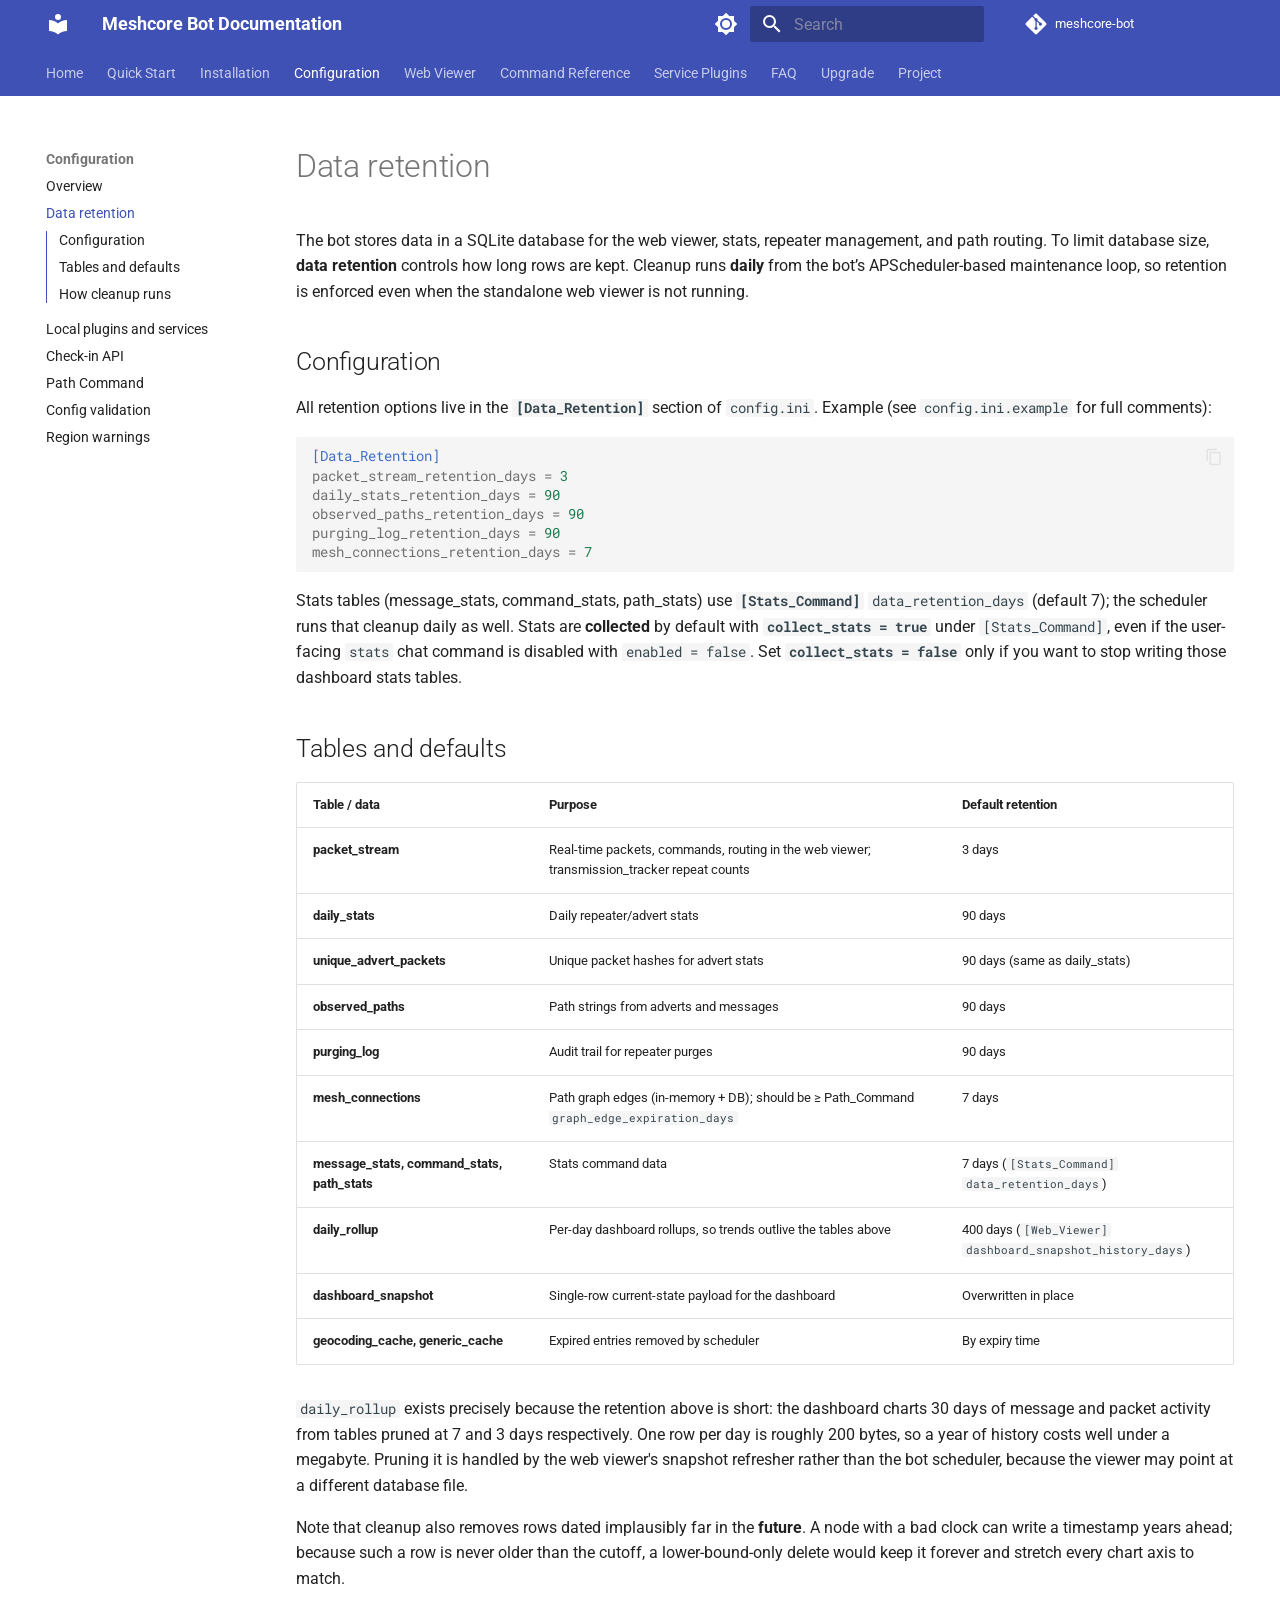
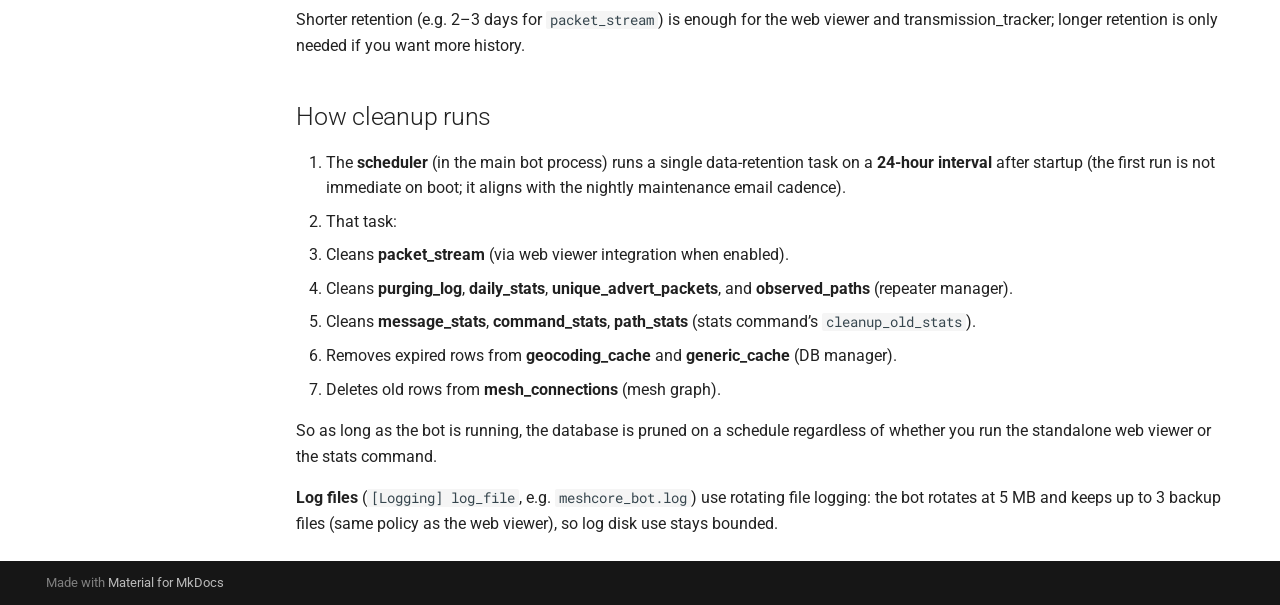
<file: data-retention/index.html>
<!doctype html>
<html lang="en" class="no-js">
  <head>
    
      <meta charset="utf-8">
      <meta name="viewport" content="width=device-width,initial-scale=1">
      
        <meta name="description" content="Documentation for the MeshCore bot and its services">
      
      
      
        <link rel="canonical" href="https://agessaman.github.io/meshcore-bot/data-retention/">
      
      
        <link rel="prev" href="../configuration/">
      
      
        <link rel="next" href="../local-plugins/">
      
      
        
      
      
      <link rel="icon" href="../assets/images/favicon.png">
      <meta name="generator" content="mkdocs-1.6.1, mkdocs-material-9.8.0">
    
    
      
        <title>Data retention - Meshcore Bot Documentation</title>
      
    
    
      <link rel="stylesheet" href="../assets/stylesheets/main.57a0d79d.min.css">
      
        
        <link rel="stylesheet" href="../assets/stylesheets/palette.fb2fffe2.min.css">
      
      


    
    
      
    
    
      
        
        
        <link rel="preconnect" href="https://fonts.gstatic.com" crossorigin>
        <link rel="stylesheet" href="https://fonts.googleapis.com/css?family=Roboto:300,300i,400,400i,700,700i%7CRoboto+Mono:400,400i,700,700i&display=fallback">
        <style>:root{--md-text-font:"Roboto";--md-code-font:"Roboto Mono"}</style>
      
    
    
    <script>__md_scope=new URL("..",location),__md_hash=e=>[...e].reduce(((e,_)=>(e<<5)-e+_.charCodeAt(0)),0),__md_get=(e,_=localStorage,t=__md_scope)=>JSON.parse(_.getItem(t.pathname+"."+e)),__md_set=(e,_,t=localStorage,a=__md_scope)=>{try{t.setItem(a.pathname+"."+e,JSON.stringify(_))}catch(e){}}</script>
    
      

    
    
  </head>
  
  
    
    
      
    
    
    
    
    <body dir="ltr" data-md-color-scheme="default" data-md-color-primary="indigo" data-md-color-accent="cyan">
  
    
    <input class="md-toggle" data-md-toggle="drawer" type="checkbox" id="__drawer" autocomplete="off">
    <input class="md-toggle" data-md-toggle="search" type="checkbox" id="__search" autocomplete="off">
    <label class="md-overlay" for="__drawer"></label>
    <div data-md-component="skip">
      
        
        <a href="#data-retention" class="md-skip">
          Skip to content
        </a>
      
    </div>
    <div data-md-component="announce">
      
    </div>
    
    
      

<header class="md-header" data-md-component="header">
  <nav class="md-header__inner md-grid" aria-label="Header">
    <a href=".." title="Meshcore Bot Documentation" class="md-header__button md-logo" aria-label="Meshcore Bot Documentation" data-md-component="logo">
      
  
  <svg xmlns="http://www.w3.org/2000/svg" viewBox="0 0 24 24"><path d="M12 8a3 3 0 0 0 3-3 3 3 0 0 0-3-3 3 3 0 0 0-3 3 3 3 0 0 0 3 3m0 3.54C9.64 9.35 6.5 8 3 8v11c3.5 0 6.64 1.35 9 3.54 2.36-2.19 5.5-3.54 9-3.54V8c-3.5 0-6.64 1.35-9 3.54"/></svg>

    </a>
    <label class="md-header__button md-icon" for="__drawer">
      
      <svg xmlns="http://www.w3.org/2000/svg" viewBox="0 0 24 24"><path d="M3 6h18v2H3zm0 5h18v2H3zm0 5h18v2H3z"/></svg>
    </label>
    <div class="md-header__title" data-md-component="header-title">
      <div class="md-header__ellipsis">
        <div class="md-header__topic">
          <span class="md-ellipsis">
            Meshcore Bot Documentation
          </span>
        </div>
        <div class="md-header__topic" data-md-component="header-topic">
          <span class="md-ellipsis">
            
              Data retention
            
          </span>
        </div>
      </div>
    </div>
    
      
        <form class="md-header__option" data-md-component="palette">
  
    
    
    
    <input class="md-option" data-md-color-media="" data-md-color-scheme="default" data-md-color-primary="indigo" data-md-color-accent="cyan"  aria-label="Switch to dark mode"  type="radio" name="__palette" id="__palette_0">
    
      <label class="md-header__button md-icon" title="Switch to dark mode" for="__palette_1" hidden>
        <svg xmlns="http://www.w3.org/2000/svg" viewBox="0 0 24 24"><path d="M12 8a4 4 0 0 0-4 4 4 4 0 0 0 4 4 4 4 0 0 0 4-4 4 4 0 0 0-4-4m0 10a6 6 0 0 1-6-6 6 6 0 0 1 6-6 6 6 0 0 1 6 6 6 6 0 0 1-6 6m8-9.31V4h-4.69L12 .69 8.69 4H4v4.69L.69 12 4 15.31V20h4.69L12 23.31 15.31 20H20v-4.69L23.31 12z"/></svg>
      </label>
    
  
    
    
    
    <input class="md-option" data-md-color-media="" data-md-color-scheme="slate" data-md-color-primary="indigo" data-md-color-accent="cyan"  aria-label="Switch to light mode"  type="radio" name="__palette" id="__palette_1">
    
      <label class="md-header__button md-icon" title="Switch to light mode" for="__palette_0" hidden>
        <svg xmlns="http://www.w3.org/2000/svg" viewBox="0 0 24 24"><path d="M12 18c-.89 0-1.74-.2-2.5-.55C11.56 16.5 13 14.42 13 12s-1.44-4.5-3.5-5.45C10.26 6.2 11.11 6 12 6a6 6 0 0 1 6 6 6 6 0 0 1-6 6m8-9.31V4h-4.69L12 .69 8.69 4H4v4.69L.69 12 4 15.31V20h4.69L12 23.31 15.31 20H20v-4.69L23.31 12z"/></svg>
      </label>
    
  
</form>
      
    
    
      <script>var palette=__md_get("__palette");if(palette&&palette.color){if("(prefers-color-scheme)"===palette.color.media){var media=matchMedia("(prefers-color-scheme: light)"),input=document.querySelector(media.matches?"[data-md-color-media='(prefers-color-scheme: light)']":"[data-md-color-media='(prefers-color-scheme: dark)']");palette.color.media=input.getAttribute("data-md-color-media"),palette.color.scheme=input.getAttribute("data-md-color-scheme"),palette.color.primary=input.getAttribute("data-md-color-primary"),palette.color.accent=input.getAttribute("data-md-color-accent")}for(var[key,value]of Object.entries(palette.color))document.body.setAttribute("data-md-color-"+key,value)}</script>
    
    
    
      
      
        <label class="md-header__button md-icon" for="__search">
          
          <svg xmlns="http://www.w3.org/2000/svg" viewBox="0 0 24 24"><path d="M9.5 3A6.5 6.5 0 0 1 16 9.5c0 1.61-.59 3.09-1.56 4.23l.27.27h.79l5 5-1.5 1.5-5-5v-.79l-.27-.27A6.52 6.52 0 0 1 9.5 16 6.5 6.5 0 0 1 3 9.5 6.5 6.5 0 0 1 9.5 3m0 2C7 5 5 7 5 9.5S7 14 9.5 14 14 12 14 9.5 12 5 9.5 5"/></svg>
        </label>
        <div class="md-search" data-md-component="search" role="dialog">
  <label class="md-search__overlay" for="__search"></label>
  <div class="md-search__inner" role="search">
    <form class="md-search__form" name="search">
      <input type="text" class="md-search__input" name="query" aria-label="Search" placeholder="Search" autocapitalize="off" autocorrect="off" autocomplete="off" spellcheck="false" data-md-component="search-query" required>
      <label class="md-search__icon md-icon" for="__search">
        
        <svg xmlns="http://www.w3.org/2000/svg" viewBox="0 0 24 24"><path d="M9.5 3A6.5 6.5 0 0 1 16 9.5c0 1.61-.59 3.09-1.56 4.23l.27.27h.79l5 5-1.5 1.5-5-5v-.79l-.27-.27A6.52 6.52 0 0 1 9.5 16 6.5 6.5 0 0 1 3 9.5 6.5 6.5 0 0 1 9.5 3m0 2C7 5 5 7 5 9.5S7 14 9.5 14 14 12 14 9.5 12 5 9.5 5"/></svg>
        
        <svg xmlns="http://www.w3.org/2000/svg" viewBox="0 0 24 24"><path d="M20 11v2H8l5.5 5.5-1.42 1.42L4.16 12l7.92-7.92L13.5 5.5 8 11z"/></svg>
      </label>
      <nav class="md-search__options" aria-label="Search">
        
        <button type="reset" class="md-search__icon md-icon" title="Clear" aria-label="Clear" tabindex="-1">
          
          <svg xmlns="http://www.w3.org/2000/svg" viewBox="0 0 24 24"><path d="M19 6.41 17.59 5 12 10.59 6.41 5 5 6.41 10.59 12 5 17.59 6.41 19 12 13.41 17.59 19 19 17.59 13.41 12z"/></svg>
        </button>
      </nav>
      
    </form>
    <div class="md-search__output">
      <div class="md-search__scrollwrap" tabindex="0" data-md-scrollfix>
        <div class="md-search-result" data-md-component="search-result">
          <div class="md-search-result__meta">
            Initializing search
          </div>
          <ol class="md-search-result__list" role="presentation"></ol>
        </div>
      </div>
    </div>
  </div>
</div>
      
    
    
      <div class="md-header__source">
        <a href="https://github.com/agessaman/meshcore-bot" title="Go to repository" class="md-source" data-md-component="source">
  <div class="md-source__icon md-icon">
    
    <svg xmlns="http://www.w3.org/2000/svg" viewBox="0 0 448 512"><!--! Font Awesome Free 7.1.0 by @fontawesome - https://fontawesome.com License - https://fontawesome.com/license/free (Icons: CC BY 4.0, Fonts: SIL OFL 1.1, Code: MIT License) Copyright 2025 Fonticons, Inc.--><path d="M439.6 236.1 244 40.5c-5.4-5.5-12.8-8.5-20.4-8.5s-15 3-20.4 8.4L162.5 81l51.5 51.5c27.1-9.1 52.7 16.8 43.4 43.7l49.7 49.7c34.2-11.8 61.2 31 35.5 56.7-26.5 26.5-70.2-2.9-56-37.3L240.3 199v121.9c25.3 12.5 22.3 41.8 9.1 55-6.4 6.4-15.2 10.1-24.3 10.1s-17.8-3.6-24.3-10.1c-17.6-17.6-11.1-46.9 11.2-56v-123c-20.8-8.5-24.6-30.7-18.6-45L142.6 101 8.5 235.1C3 240.6 0 247.9 0 255.5s3 15 8.5 20.4l195.6 195.7c5.4 5.4 12.7 8.4 20.4 8.4s15-3 20.4-8.4l194.7-194.7c5.4-5.4 8.4-12.8 8.4-20.4s-3-15-8.4-20.4"/></svg>
  </div>
  <div class="md-source__repository">
    meshcore-bot
  </div>
</a>
      </div>
    
  </nav>
  
</header>
    
    <div class="md-container" data-md-component="container">
      
      
        
          
            
<nav class="md-tabs" aria-label="Tabs" data-md-component="tabs">
  <div class="md-grid">
    <ul class="md-tabs__list">
      
        
  
  
  
  
    <li class="md-tabs__item">
      <a href=".." class="md-tabs__link">
        
  
  
    
  
  Home

      </a>
    </li>
  

      
        
  
  
  
  
    <li class="md-tabs__item">
      <a href="../getting-started/" class="md-tabs__link">
        
  
  
    
  
  Quick Start

      </a>
    </li>
  

      
        
  
  
  
  
    
    
      <li class="md-tabs__item">
        <a href="../installation/" class="md-tabs__link">
          
  
  
  Installation

        </a>
      </li>
    
  

      
        
  
  
  
    
  
  
    
    
      <li class="md-tabs__item md-tabs__item--active">
        <a href="../configuration/" class="md-tabs__link">
          
  
  
  Configuration

        </a>
      </li>
    
  

      
        
  
  
  
  
    <li class="md-tabs__item">
      <a href="../web-viewer/" class="md-tabs__link">
        
  
  
    
  
  Web Viewer

      </a>
    </li>
  

      
        
  
  
  
  
    
    
      <li class="md-tabs__item">
        <a href="../command-reference/" class="md-tabs__link">
          
  
  
  Command Reference

        </a>
      </li>
    
  

      
        
  
  
  
  
    
    
      <li class="md-tabs__item">
        <a href="../service-plugins/" class="md-tabs__link">
          
  
  
  Service Plugins

        </a>
      </li>
    
  

      
        
  
  
  
  
    <li class="md-tabs__item">
      <a href="../faq/" class="md-tabs__link">
        
  
  
    
  
  FAQ

      </a>
    </li>
  

      
        
  
  
  
  
    <li class="md-tabs__item">
      <a href="../upgrade/" class="md-tabs__link">
        
  
  
    
  
  Upgrade

      </a>
    </li>
  

      
        
  
  
  
  
    
    
      <li class="md-tabs__item">
        <a href="../solar-conditions-provenance/" class="md-tabs__link">
          
  
  
  Project

        </a>
      </li>
    
  

      
    </ul>
  </div>
</nav>
          
        
      
      <main class="md-main" data-md-component="main">
        <div class="md-main__inner md-grid">
          
            
              
              <div class="md-sidebar md-sidebar--primary" data-md-component="sidebar" data-md-type="navigation" >
                <div class="md-sidebar__scrollwrap">
                  <div class="md-sidebar__inner">
                    


  


  

<nav class="md-nav md-nav--primary md-nav--lifted md-nav--integrated" aria-label="Navigation" data-md-level="0">
  <label class="md-nav__title" for="__drawer">
    <a href=".." title="Meshcore Bot Documentation" class="md-nav__button md-logo" aria-label="Meshcore Bot Documentation" data-md-component="logo">
      
  
  <svg xmlns="http://www.w3.org/2000/svg" viewBox="0 0 24 24"><path d="M12 8a3 3 0 0 0 3-3 3 3 0 0 0-3-3 3 3 0 0 0-3 3 3 3 0 0 0 3 3m0 3.54C9.64 9.35 6.5 8 3 8v11c3.5 0 6.64 1.35 9 3.54 2.36-2.19 5.5-3.54 9-3.54V8c-3.5 0-6.64 1.35-9 3.54"/></svg>

    </a>
    Meshcore Bot Documentation
  </label>
  
    <div class="md-nav__source">
      <a href="https://github.com/agessaman/meshcore-bot" title="Go to repository" class="md-source" data-md-component="source">
  <div class="md-source__icon md-icon">
    
    <svg xmlns="http://www.w3.org/2000/svg" viewBox="0 0 448 512"><!--! Font Awesome Free 7.1.0 by @fontawesome - https://fontawesome.com License - https://fontawesome.com/license/free (Icons: CC BY 4.0, Fonts: SIL OFL 1.1, Code: MIT License) Copyright 2025 Fonticons, Inc.--><path d="M439.6 236.1 244 40.5c-5.4-5.5-12.8-8.5-20.4-8.5s-15 3-20.4 8.4L162.5 81l51.5 51.5c27.1-9.1 52.7 16.8 43.4 43.7l49.7 49.7c34.2-11.8 61.2 31 35.5 56.7-26.5 26.5-70.2-2.9-56-37.3L240.3 199v121.9c25.3 12.5 22.3 41.8 9.1 55-6.4 6.4-15.2 10.1-24.3 10.1s-17.8-3.6-24.3-10.1c-17.6-17.6-11.1-46.9 11.2-56v-123c-20.8-8.5-24.6-30.7-18.6-45L142.6 101 8.5 235.1C3 240.6 0 247.9 0 255.5s3 15 8.5 20.4l195.6 195.7c5.4 5.4 12.7 8.4 20.4 8.4s15-3 20.4-8.4l194.7-194.7c5.4-5.4 8.4-12.8 8.4-20.4s-3-15-8.4-20.4"/></svg>
  </div>
  <div class="md-source__repository">
    meshcore-bot
  </div>
</a>
    </div>
  
  <ul class="md-nav__list" data-md-scrollfix>
    
      
      
  
  
  
  
    <li class="md-nav__item">
      <a href=".." class="md-nav__link">
        
  
  
  <span class="md-ellipsis">
    
  
    Home
  

    
  </span>
  
  

      </a>
    </li>
  

    
      
      
  
  
  
  
    <li class="md-nav__item">
      <a href="../getting-started/" class="md-nav__link">
        
  
  
  <span class="md-ellipsis">
    
  
    Quick Start
  

    
  </span>
  
  

      </a>
    </li>
  

    
      
      
  
  
  
  
    
    
    
    
      
      
        
      
    
    
    <li class="md-nav__item md-nav__item--nested">
      
        
        
        <input class="md-nav__toggle md-toggle " type="checkbox" id="__nav_3" >
        
          
          <label class="md-nav__link" for="__nav_3" id="__nav_3_label" tabindex="0">
            
  
  
  <span class="md-ellipsis">
    
  
    Installation
  

    
  </span>
  
  

            <span class="md-nav__icon md-icon"></span>
          </label>
        
        <nav class="md-nav" data-md-level="1" aria-labelledby="__nav_3_label" aria-expanded="false">
          <label class="md-nav__title" for="__nav_3">
            <span class="md-nav__icon md-icon"></span>
            
  
    Installation
  

          </label>
          <ul class="md-nav__list" data-md-scrollfix>
            
              
                
  
  
  
  
    <li class="md-nav__item">
      <a href="../installation/" class="md-nav__link">
        
  
  
  <span class="md-ellipsis">
    
  
    Overview
  

    
  </span>
  
  

      </a>
    </li>
  

              
            
              
                
  
  
  
  
    <li class="md-nav__item">
      <a href="../docker/" class="md-nav__link">
        
  
  
  <span class="md-ellipsis">
    
  
    Docker
  

    
  </span>
  
  

      </a>
    </li>
  

              
            
              
                
  
  
  
  
    <li class="md-nav__item">
      <a href="../service-installation/" class="md-nav__link">
        
  
  
  <span class="md-ellipsis">
    
  
    Service
  

    
  </span>
  
  

      </a>
    </li>
  

              
            
          </ul>
        </nav>
      
    </li>
  

    
      
      
  
  
    
  
  
  
    
    
    
    
      
        
        
      
      
        
      
    
    
    <li class="md-nav__item md-nav__item--active md-nav__item--section md-nav__item--nested">
      
        
        
        <input class="md-nav__toggle md-toggle " type="checkbox" id="__nav_4" checked>
        
          
          <label class="md-nav__link" for="__nav_4" id="__nav_4_label" tabindex="">
            
  
  
  <span class="md-ellipsis">
    
  
    Configuration
  

    
  </span>
  
  

            <span class="md-nav__icon md-icon"></span>
          </label>
        
        <nav class="md-nav" data-md-level="1" aria-labelledby="__nav_4_label" aria-expanded="true">
          <label class="md-nav__title" for="__nav_4">
            <span class="md-nav__icon md-icon"></span>
            
  
    Configuration
  

          </label>
          <ul class="md-nav__list" data-md-scrollfix>
            
              
                
  
  
  
  
    <li class="md-nav__item">
      <a href="../configuration/" class="md-nav__link">
        
  
  
  <span class="md-ellipsis">
    
  
    Overview
  

    
  </span>
  
  

      </a>
    </li>
  

              
            
              
                
  
  
    
  
  
  
    <li class="md-nav__item md-nav__item--active">
      
      <input class="md-nav__toggle md-toggle" type="checkbox" id="__toc">
      
      
        
      
      
        <label class="md-nav__link md-nav__link--active" for="__toc">
          
  
  
  <span class="md-ellipsis">
    
  
    Data retention
  

    
  </span>
  
  

          <span class="md-nav__icon md-icon"></span>
        </label>
      
      <a href="./" class="md-nav__link md-nav__link--active">
        
  
  
  <span class="md-ellipsis">
    
  
    Data retention
  

    
  </span>
  
  

      </a>
      
        

<nav class="md-nav md-nav--secondary" aria-label="Table of contents">
  
  
  
    
  
  
    <label class="md-nav__title" for="__toc">
      <span class="md-nav__icon md-icon"></span>
      Table of contents
    </label>
    <ul class="md-nav__list" data-md-component="toc" data-md-scrollfix>
      
        <li class="md-nav__item">
  <a href="#configuration" class="md-nav__link">
    <span class="md-ellipsis">
      
        Configuration
      
    </span>
  </a>
  
</li>
      
        <li class="md-nav__item">
  <a href="#tables-and-defaults" class="md-nav__link">
    <span class="md-ellipsis">
      
        Tables and defaults
      
    </span>
  </a>
  
</li>
      
        <li class="md-nav__item">
  <a href="#how-cleanup-runs" class="md-nav__link">
    <span class="md-ellipsis">
      
        How cleanup runs
      
    </span>
  </a>
  
</li>
      
    </ul>
  
</nav>
      
    </li>
  

              
            
              
                
  
  
  
  
    <li class="md-nav__item">
      <a href="../local-plugins/" class="md-nav__link">
        
  
  
  <span class="md-ellipsis">
    
  
    Local plugins and services
  

    
  </span>
  
  

      </a>
    </li>
  

              
            
              
                
  
  
  
  
    <li class="md-nav__item">
      <a href="../checkin-api/" class="md-nav__link">
        
  
  
  <span class="md-ellipsis">
    
  
    Check-in API
  

    
  </span>
  
  

      </a>
    </li>
  

              
            
              
                
  
  
  
  
    <li class="md-nav__item">
      <a href="../path-command-config/" class="md-nav__link">
        
  
  
  <span class="md-ellipsis">
    
  
    Path Command
  

    
  </span>
  
  

      </a>
    </li>
  

              
            
              
                
  
  
  
  
    <li class="md-nav__item">
      <a href="../config-validation/" class="md-nav__link">
        
  
  
  <span class="md-ellipsis">
    
  
    Config validation
  

    
  </span>
  
  

      </a>
    </li>
  

              
            
              
                
  
  
  
  
    <li class="md-nav__item">
      <a href="../region-warnings/" class="md-nav__link">
        
  
  
  <span class="md-ellipsis">
    
  
    Region warnings
  

    
  </span>
  
  

      </a>
    </li>
  

              
            
          </ul>
        </nav>
      
    </li>
  

    
      
      
  
  
  
  
    <li class="md-nav__item">
      <a href="../web-viewer/" class="md-nav__link">
        
  
  
  <span class="md-ellipsis">
    
  
    Web Viewer
  

    
  </span>
  
  

      </a>
    </li>
  

    
      
      
  
  
  
  
    
    
    
    
      
      
        
      
    
    
    <li class="md-nav__item md-nav__item--nested">
      
        
        
        <input class="md-nav__toggle md-toggle " type="checkbox" id="__nav_6" >
        
          
          <label class="md-nav__link" for="__nav_6" id="__nav_6_label" tabindex="0">
            
  
  
  <span class="md-ellipsis">
    
  
    Command Reference
  

    
  </span>
  
  

            <span class="md-nav__icon md-icon"></span>
          </label>
        
        <nav class="md-nav" data-md-level="1" aria-labelledby="__nav_6_label" aria-expanded="false">
          <label class="md-nav__title" for="__nav_6">
            <span class="md-nav__icon md-icon"></span>
            
  
    Command Reference
  

          </label>
          <ul class="md-nav__list" data-md-scrollfix>
            
              
                
  
  
  
  
    <li class="md-nav__item">
      <a href="../command-reference/" class="md-nav__link">
        
  
  
  <span class="md-ellipsis">
    
  
    Overview
  

    
  </span>
  
  

      </a>
    </li>
  

              
            
              
                
  
  
  
  
    <li class="md-nav__item">
      <a href="../repeater-commands/" class="md-nav__link">
        
  
  
  <span class="md-ellipsis">
    
  
    Repeater Commands
  

    
  </span>
  
  

      </a>
    </li>
  

              
            
              
                
  
  
  
  
    <li class="md-nav__item">
      <a href="../command-reference-website/" class="md-nav__link">
        
  
  
  <span class="md-ellipsis">
    
  
    Custom Command Website
  

    
  </span>
  
  

      </a>
    </li>
  

              
            
              
                
  
  
  
  
    <li class="md-nav__item">
      <a href="../develop-command-scripts/" class="md-nav__link">
        
  
  
  <span class="md-ellipsis">
    
  
    Developing Commands
  

    
  </span>
  
  

      </a>
    </li>
  

              
            
          </ul>
        </nav>
      
    </li>
  

    
      
      
  
  
  
  
    
    
    
    
      
      
        
      
    
    
    <li class="md-nav__item md-nav__item--nested">
      
        
        
        <input class="md-nav__toggle md-toggle " type="checkbox" id="__nav_7" >
        
          
          <label class="md-nav__link" for="__nav_7" id="__nav_7_label" tabindex="0">
            
  
  
  <span class="md-ellipsis">
    
  
    Service Plugins
  

    
  </span>
  
  

            <span class="md-nav__icon md-icon"></span>
          </label>
        
        <nav class="md-nav" data-md-level="1" aria-labelledby="__nav_7_label" aria-expanded="false">
          <label class="md-nav__title" for="__nav_7">
            <span class="md-nav__icon md-icon"></span>
            
  
    Service Plugins
  

          </label>
          <ul class="md-nav__list" data-md-scrollfix>
            
              
                
  
  
  
  
    <li class="md-nav__item">
      <a href="../service-plugins/" class="md-nav__link">
        
  
  
  <span class="md-ellipsis">
    
  
    Overview
  

    
  </span>
  
  

      </a>
    </li>
  

              
            
              
                
  
  
  
  
    <li class="md-nav__item">
      <a href="../discord-bridge/" class="md-nav__link">
        
  
  
  <span class="md-ellipsis">
    
  
    Discord Bridge
  

    
  </span>
  
  

      </a>
    </li>
  

              
            
              
                
  
  
  
  
    <li class="md-nav__item">
      <a href="../telegram-bridge/" class="md-nav__link">
        
  
  
  <span class="md-ellipsis">
    
  
    Telegram Bridge
  

    
  </span>
  
  

      </a>
    </li>
  

              
            
              
                
  
  
  
  
    <li class="md-nav__item">
      <a href="../packet-capture/" class="md-nav__link">
        
  
  
  <span class="md-ellipsis">
    
  
    Packet Capture
  

    
  </span>
  
  

      </a>
    </li>
  

              
            
              
                
  
  
  
  
    <li class="md-nav__item">
      <a href="../map-uploader/" class="md-nav__link">
        
  
  
  <span class="md-ellipsis">
    
  
    Map Uploader
  

    
  </span>
  
  

      </a>
    </li>
  

              
            
              
                
  
  
  
  
    <li class="md-nav__item">
      <a href="../weather-service/" class="md-nav__link">
        
  
  
  <span class="md-ellipsis">
    
  
    Weather Service
  

    
  </span>
  
  

      </a>
    </li>
  

              
            
              
                
  
  
  
  
    <li class="md-nav__item">
      <a href="../earthquake-service/" class="md-nav__link">
        
  
  
  <span class="md-ellipsis">
    
  
    Earthquake Service
  

    
  </span>
  
  

      </a>
    </li>
  

              
            
              
                
  
  
  
  
    <li class="md-nav__item">
      <a href="../repeater-prefix-collision-service/" class="md-nav__link">
        
  
  
  <span class="md-ellipsis">
    
  
    Repeater Prefix Collision
  

    
  </span>
  
  

      </a>
    </li>
  

              
            
              
                
  
  
  
  
    <li class="md-nav__item">
      <a href="../worldcup/" class="md-nav__link">
        
  
  
  <span class="md-ellipsis">
    
  
    World Cup
  

    
  </span>
  
  

      </a>
    </li>
  

              
            
              
                
  
  
  
  
    <li class="md-nav__item">
      <a href="../FEEDS/" class="md-nav__link">
        
  
  
  <span class="md-ellipsis">
    
  
    Feed Management
  

    
  </span>
  
  

      </a>
    </li>
  

              
            
          </ul>
        </nav>
      
    </li>
  

    
      
      
  
  
  
  
    <li class="md-nav__item">
      <a href="../faq/" class="md-nav__link">
        
  
  
  <span class="md-ellipsis">
    
  
    FAQ
  

    
  </span>
  
  

      </a>
    </li>
  

    
      
      
  
  
  
  
    <li class="md-nav__item">
      <a href="../upgrade/" class="md-nav__link">
        
  
  
  <span class="md-ellipsis">
    
  
    Upgrade
  

    
  </span>
  
  

      </a>
    </li>
  

    
      
      
  
  
  
  
    
    
    
    
      
      
        
      
    
    
    <li class="md-nav__item md-nav__item--nested">
      
        
        
        <input class="md-nav__toggle md-toggle " type="checkbox" id="__nav_10" >
        
          
          <label class="md-nav__link" for="__nav_10" id="__nav_10_label" tabindex="0">
            
  
  
  <span class="md-ellipsis">
    
  
    Project
  

    
  </span>
  
  

            <span class="md-nav__icon md-icon"></span>
          </label>
        
        <nav class="md-nav" data-md-level="1" aria-labelledby="__nav_10_label" aria-expanded="false">
          <label class="md-nav__title" for="__nav_10">
            <span class="md-nav__icon md-icon"></span>
            
  
    Project
  

          </label>
          <ul class="md-nav__list" data-md-scrollfix>
            
              
                
  
  
  
  
    <li class="md-nav__item">
      <a href="../solar-conditions-provenance/" class="md-nav__link">
        
  
  
  <span class="md-ellipsis">
    
  
    Solar conditions provenance
  

    
  </span>
  
  

      </a>
    </li>
  

              
            
          </ul>
        </nav>
      
    </li>
  

    
  </ul>
</nav>
                  </div>
                </div>
              </div>
            
            
          
          
            <div class="md-content" data-md-component="content">
              
              <article class="md-content__inner md-typeset">
                
                  


  
  


<h1 id="data-retention">Data retention</h1>
<p>The bot stores data in a SQLite database for the web viewer, stats, repeater management, and path routing. To limit database size, <strong>data retention</strong> controls how long rows are kept. Cleanup runs <strong>daily</strong> from the bot’s APScheduler-based maintenance loop, so retention is enforced even when the standalone web viewer is not running.</p>
<h2 id="configuration">Configuration</h2>
<p>All retention options live in the <strong><code>[Data_Retention]</code></strong> section of <code>config.ini</code>. Example (see <code>config.ini.example</code> for full comments):</p>
<div class="highlight"><pre><span></span><code><a id="__codelineno-0-1" name="__codelineno-0-1" href="#__codelineno-0-1"></a><span class="k">[Data_Retention]</span>
<a id="__codelineno-0-2" name="__codelineno-0-2" href="#__codelineno-0-2"></a><span class="na">packet_stream_retention_days</span><span class="w"> </span><span class="o">=</span><span class="w"> </span><span class="s">3</span>
<a id="__codelineno-0-3" name="__codelineno-0-3" href="#__codelineno-0-3"></a><span class="na">daily_stats_retention_days</span><span class="w"> </span><span class="o">=</span><span class="w"> </span><span class="s">90</span>
<a id="__codelineno-0-4" name="__codelineno-0-4" href="#__codelineno-0-4"></a><span class="na">observed_paths_retention_days</span><span class="w"> </span><span class="o">=</span><span class="w"> </span><span class="s">90</span>
<a id="__codelineno-0-5" name="__codelineno-0-5" href="#__codelineno-0-5"></a><span class="na">purging_log_retention_days</span><span class="w"> </span><span class="o">=</span><span class="w"> </span><span class="s">90</span>
<a id="__codelineno-0-6" name="__codelineno-0-6" href="#__codelineno-0-6"></a><span class="na">mesh_connections_retention_days</span><span class="w"> </span><span class="o">=</span><span class="w"> </span><span class="s">7</span>
</code></pre></div>
<p>Stats tables (message_stats, command_stats, path_stats) use <strong><code>[Stats_Command]</code></strong> <code>data_retention_days</code> (default 7); the scheduler runs that cleanup daily as well. Stats are <strong>collected</strong> by default with <strong><code>collect_stats = true</code></strong> under <code>[Stats_Command]</code>, even if the user-facing <code>stats</code> chat command is disabled with <code>enabled = false</code>. Set <strong><code>collect_stats = false</code></strong> only if you want to stop writing those dashboard stats tables.</p>
<h2 id="tables-and-defaults">Tables and defaults</h2>
<table>
<thead>
<tr>
<th>Table / data</th>
<th>Purpose</th>
<th>Default retention</th>
</tr>
</thead>
<tbody>
<tr>
<td><strong>packet_stream</strong></td>
<td>Real-time packets, commands, routing in the web viewer; transmission_tracker repeat counts</td>
<td>3 days</td>
</tr>
<tr>
<td><strong>daily_stats</strong></td>
<td>Daily repeater/advert stats</td>
<td>90 days</td>
</tr>
<tr>
<td><strong>unique_advert_packets</strong></td>
<td>Unique packet hashes for advert stats</td>
<td>90 days (same as daily_stats)</td>
</tr>
<tr>
<td><strong>observed_paths</strong></td>
<td>Path strings from adverts and messages</td>
<td>90 days</td>
</tr>
<tr>
<td><strong>purging_log</strong></td>
<td>Audit trail for repeater purges</td>
<td>90 days</td>
</tr>
<tr>
<td><strong>mesh_connections</strong></td>
<td>Path graph edges (in-memory + DB); should be ≥ Path_Command <code>graph_edge_expiration_days</code></td>
<td>7 days</td>
</tr>
<tr>
<td><strong>message_stats, command_stats, path_stats</strong></td>
<td>Stats command data</td>
<td>7 days (<code>[Stats_Command]</code> <code>data_retention_days</code>)</td>
</tr>
<tr>
<td><strong>daily_rollup</strong></td>
<td>Per-day dashboard rollups, so trends outlive the tables above</td>
<td>400 days (<code>[Web_Viewer]</code> <code>dashboard_snapshot_history_days</code>)</td>
</tr>
<tr>
<td><strong>dashboard_snapshot</strong></td>
<td>Single-row current-state payload for the dashboard</td>
<td>Overwritten in place</td>
</tr>
<tr>
<td><strong>geocoding_cache, generic_cache</strong></td>
<td>Expired entries removed by scheduler</td>
<td>By expiry time</td>
</tr>
</tbody>
</table>
<p><code>daily_rollup</code> exists precisely because the retention above is short: the
dashboard charts 30 days of message and packet activity from tables pruned at 7
and 3 days respectively. One row per day is roughly 200 bytes, so a year of
history costs well under a megabyte. Pruning it is handled by the web viewer's
snapshot refresher rather than the bot scheduler, because the viewer may point
at a different database file.</p>
<p>Note that cleanup also removes rows dated implausibly far in the <strong>future</strong>.
A node with a bad clock can write a timestamp years ahead; because such a row is
never older than the cutoff, a lower-bound-only delete would keep it forever and
stretch every chart axis to match.</p>
<p>Shorter retention (e.g. 2–3 days for <code>packet_stream</code>) is enough for the web viewer and transmission_tracker; longer retention is only needed if you want more history.</p>
<h2 id="how-cleanup-runs">How cleanup runs</h2>
<ol>
<li>The <strong>scheduler</strong> (in the main bot process) runs a single data-retention task on a <strong>24-hour interval</strong> after startup (the first run is not immediate on boot; it aligns with the nightly maintenance email cadence).</li>
<li>That task:</li>
<li>Cleans <strong>packet_stream</strong> (via web viewer integration when enabled).</li>
<li>Cleans <strong>purging_log</strong>, <strong>daily_stats</strong>, <strong>unique_advert_packets</strong>, and <strong>observed_paths</strong> (repeater manager).</li>
<li>Cleans <strong>message_stats</strong>, <strong>command_stats</strong>, <strong>path_stats</strong> (stats command’s <code>cleanup_old_stats</code>).</li>
<li>Removes expired rows from <strong>geocoding_cache</strong> and <strong>generic_cache</strong> (DB manager).</li>
<li>Deletes old rows from <strong>mesh_connections</strong> (mesh graph).</li>
</ol>
<p>So as long as the bot is running, the database is pruned on a schedule regardless of whether you run the standalone web viewer or the stats command.</p>
<p><strong>Log files</strong> (<code>[Logging] log_file</code>, e.g. <code>meshcore_bot.log</code>) use rotating file logging: the bot rotates at 5 MB and keeps up to 3 backup files (same policy as the web viewer), so log disk use stays bounded.</p>












                
              </article>
            </div>
          
          
<script>var target=document.getElementById(location.hash.slice(1));target&&target.name&&(target.checked=target.name.startsWith("__tabbed_"))</script>
        </div>
        
      </main>
      
        <footer class="md-footer">
  
  <div class="md-footer-meta md-typeset">
    <div class="md-footer-meta__inner md-grid">
      <div class="md-copyright">
  
  
    Made with
    <a href="https://squidfunk.github.io/mkdocs-material/" target="_blank" rel="noopener">
      Material for MkDocs
    </a>
  
</div>
      
    </div>
  </div>
</footer>
      
    </div>
    <div class="md-dialog" data-md-component="dialog">
      <div class="md-dialog__inner md-typeset"></div>
    </div>
    
    
    
      
      
      <script id="__config" type="application/json">{"annotate": null, "base": "..", "features": ["navigation.instant", "navigation.tracking", "navigation.tabs", "navigation.sections", "toc.integrate", "content.code.copy"], "search": "../assets/javascripts/workers/search.a7633da7.min.js", "tags": null, "translations": {"clipboard.copied": "Copied to clipboard", "clipboard.copy": "Copy to clipboard", "search.result.more.one": "1 more on this page", "search.result.more.other": "# more on this page", "search.result.none": "No matching documents", "search.result.one": "1 matching document", "search.result.other": "# matching documents", "search.result.placeholder": "Type to start searching", "search.result.term.missing": "Missing", "select.version": "Select version"}, "version": null}</script>
    
    
      <script src="../assets/javascripts/bundle.c21346df.min.js"></script>
      
    
  </body>
</html>
</file>
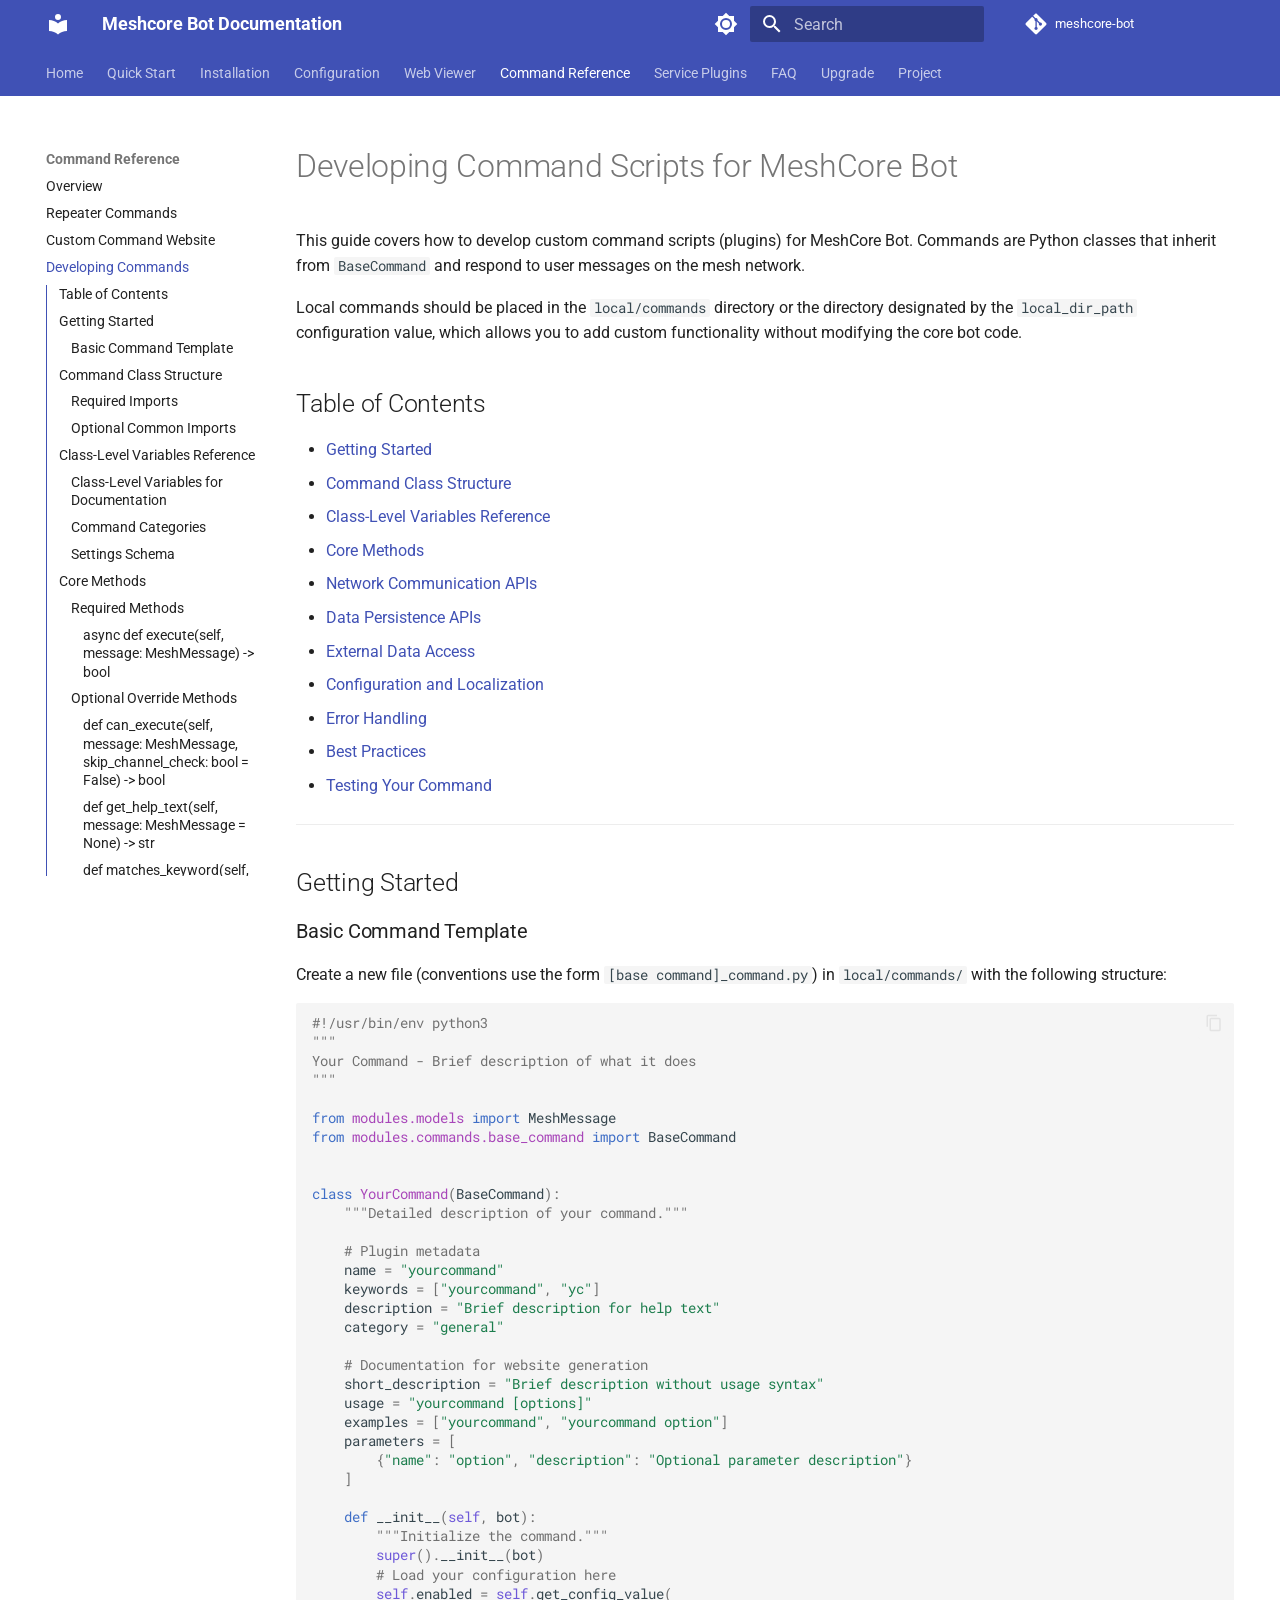
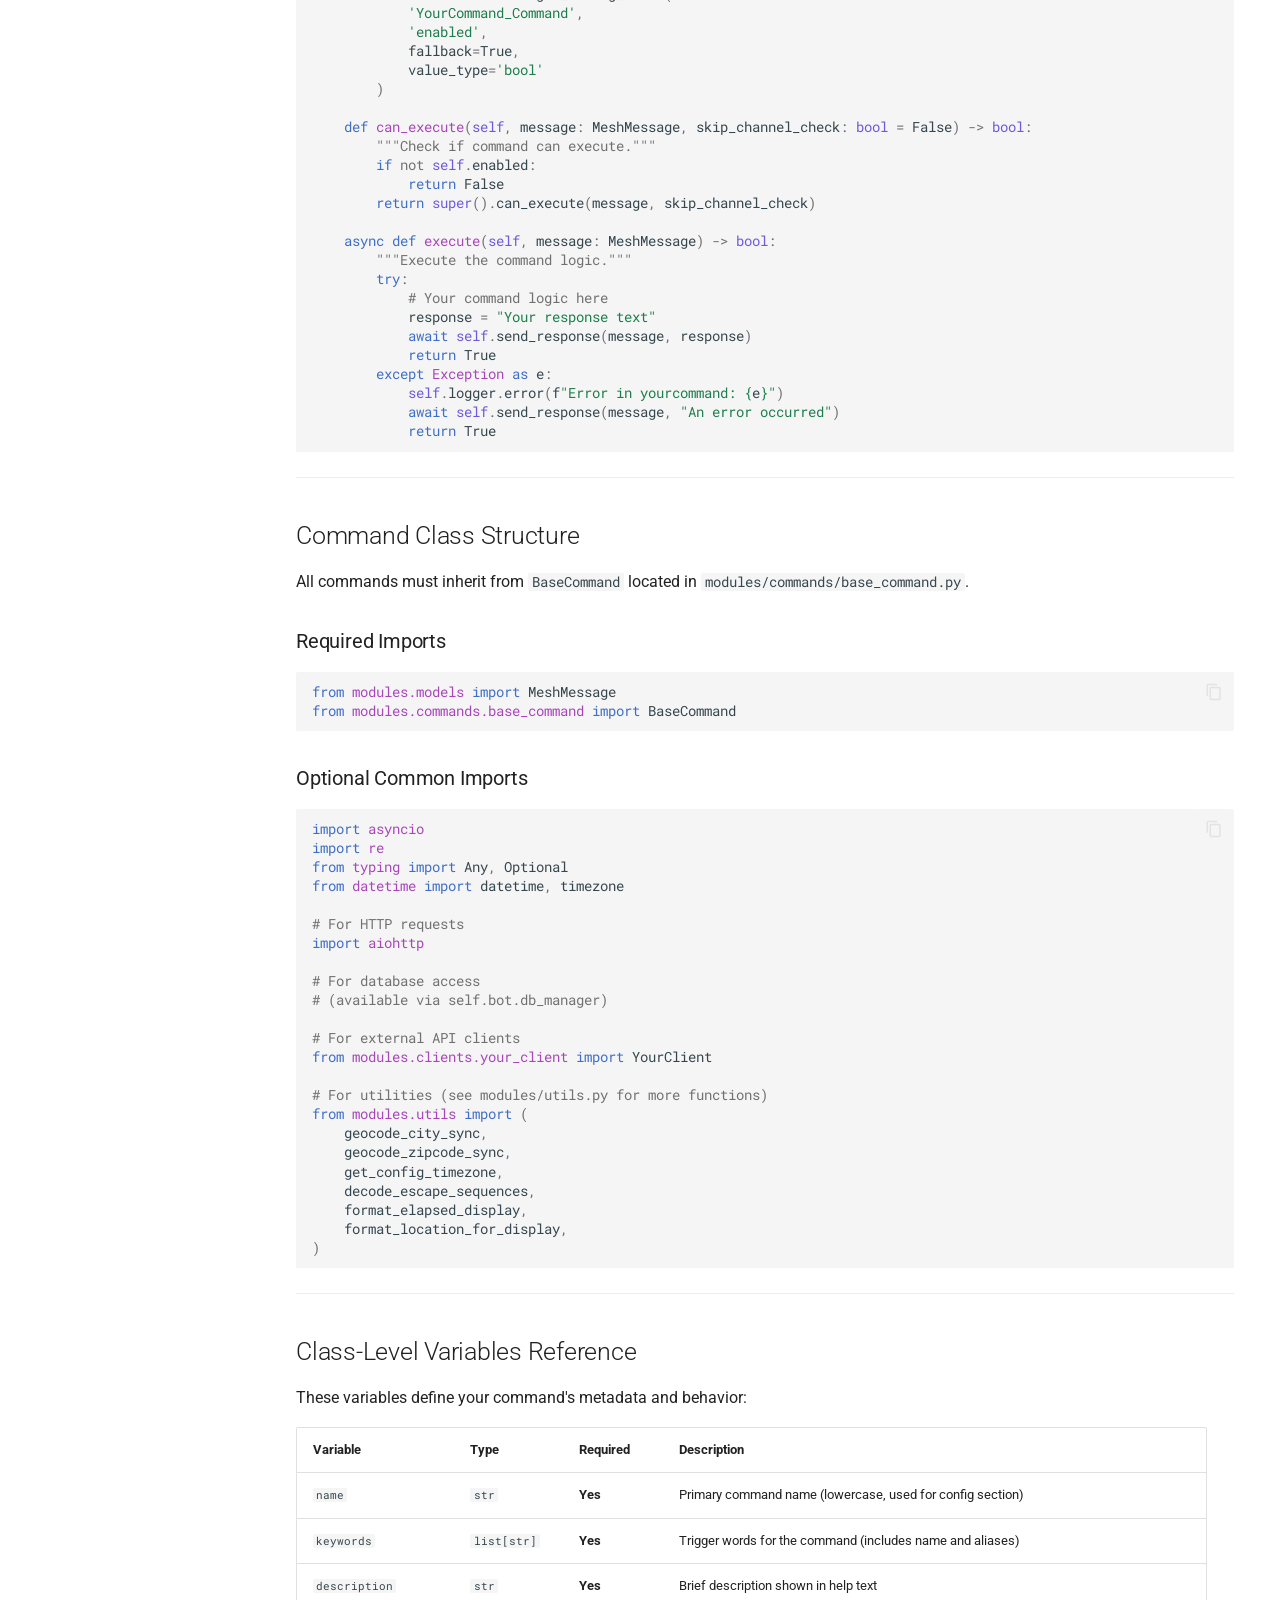
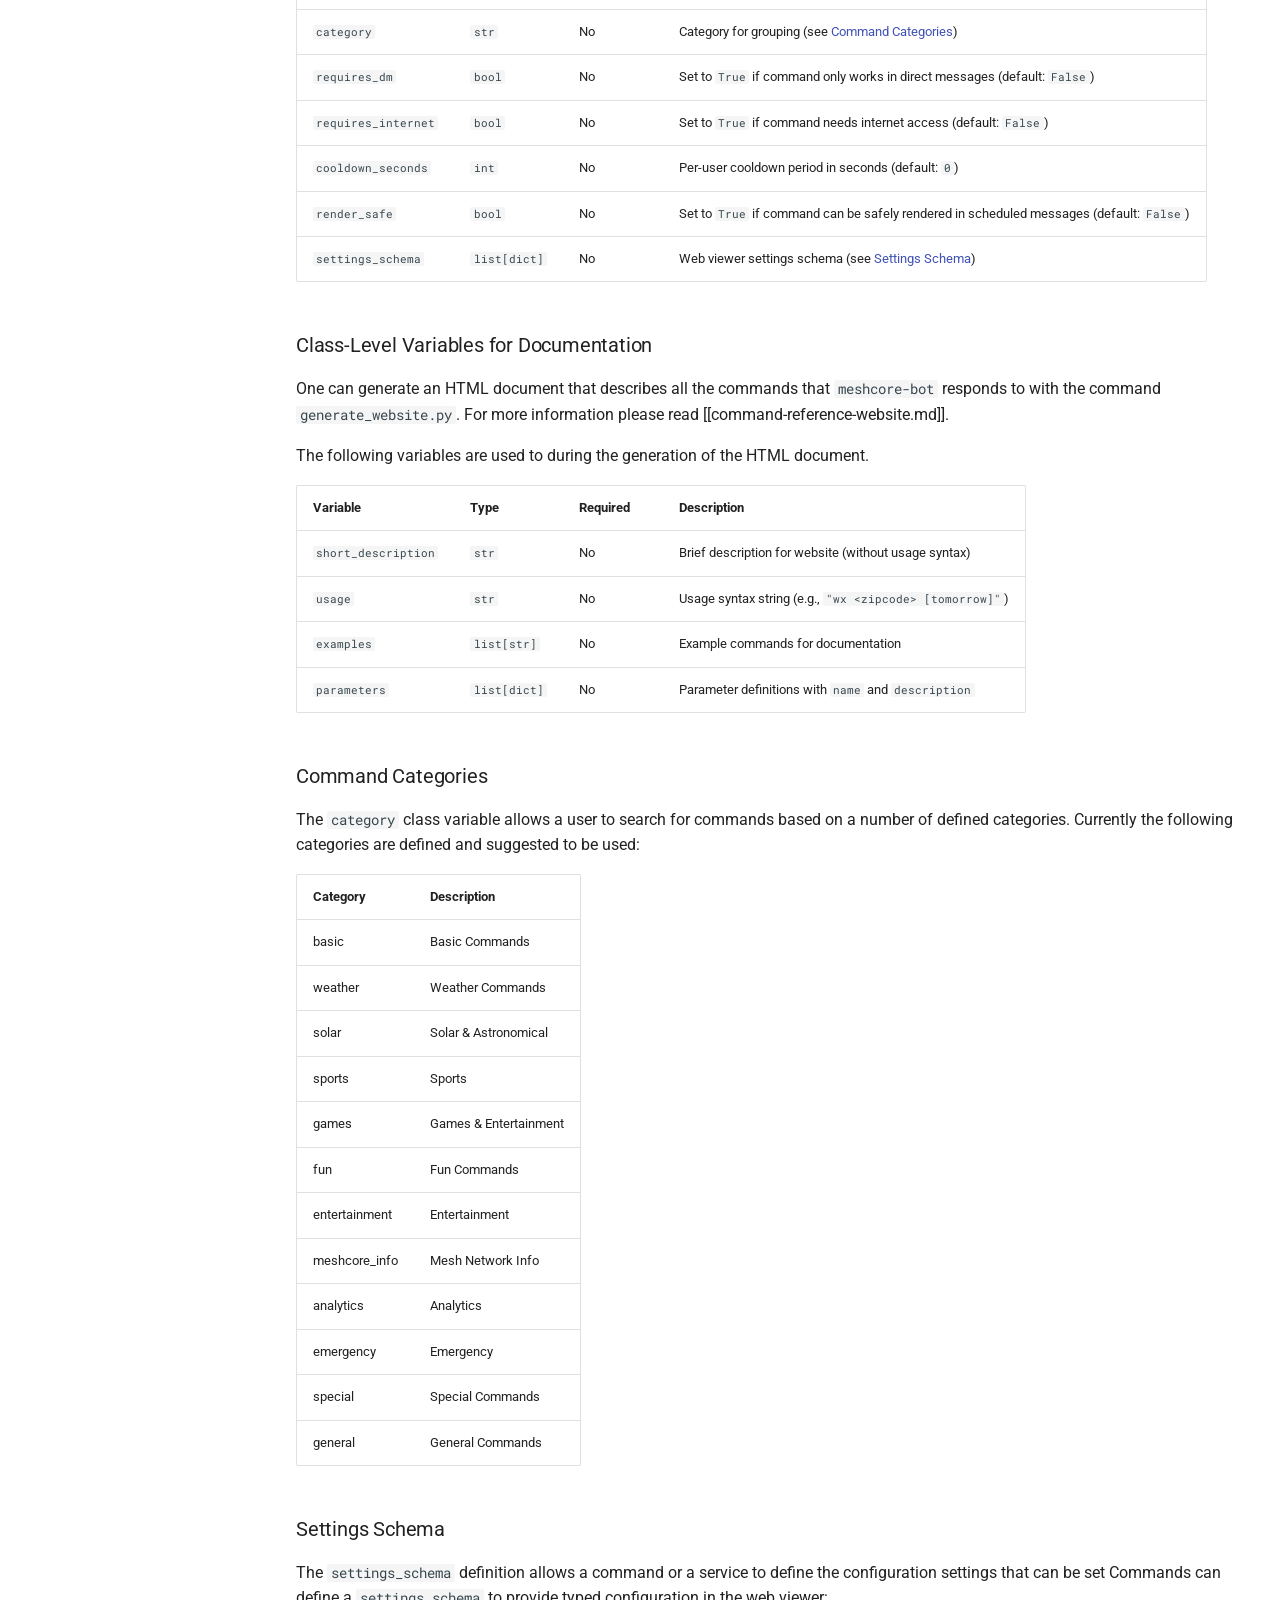
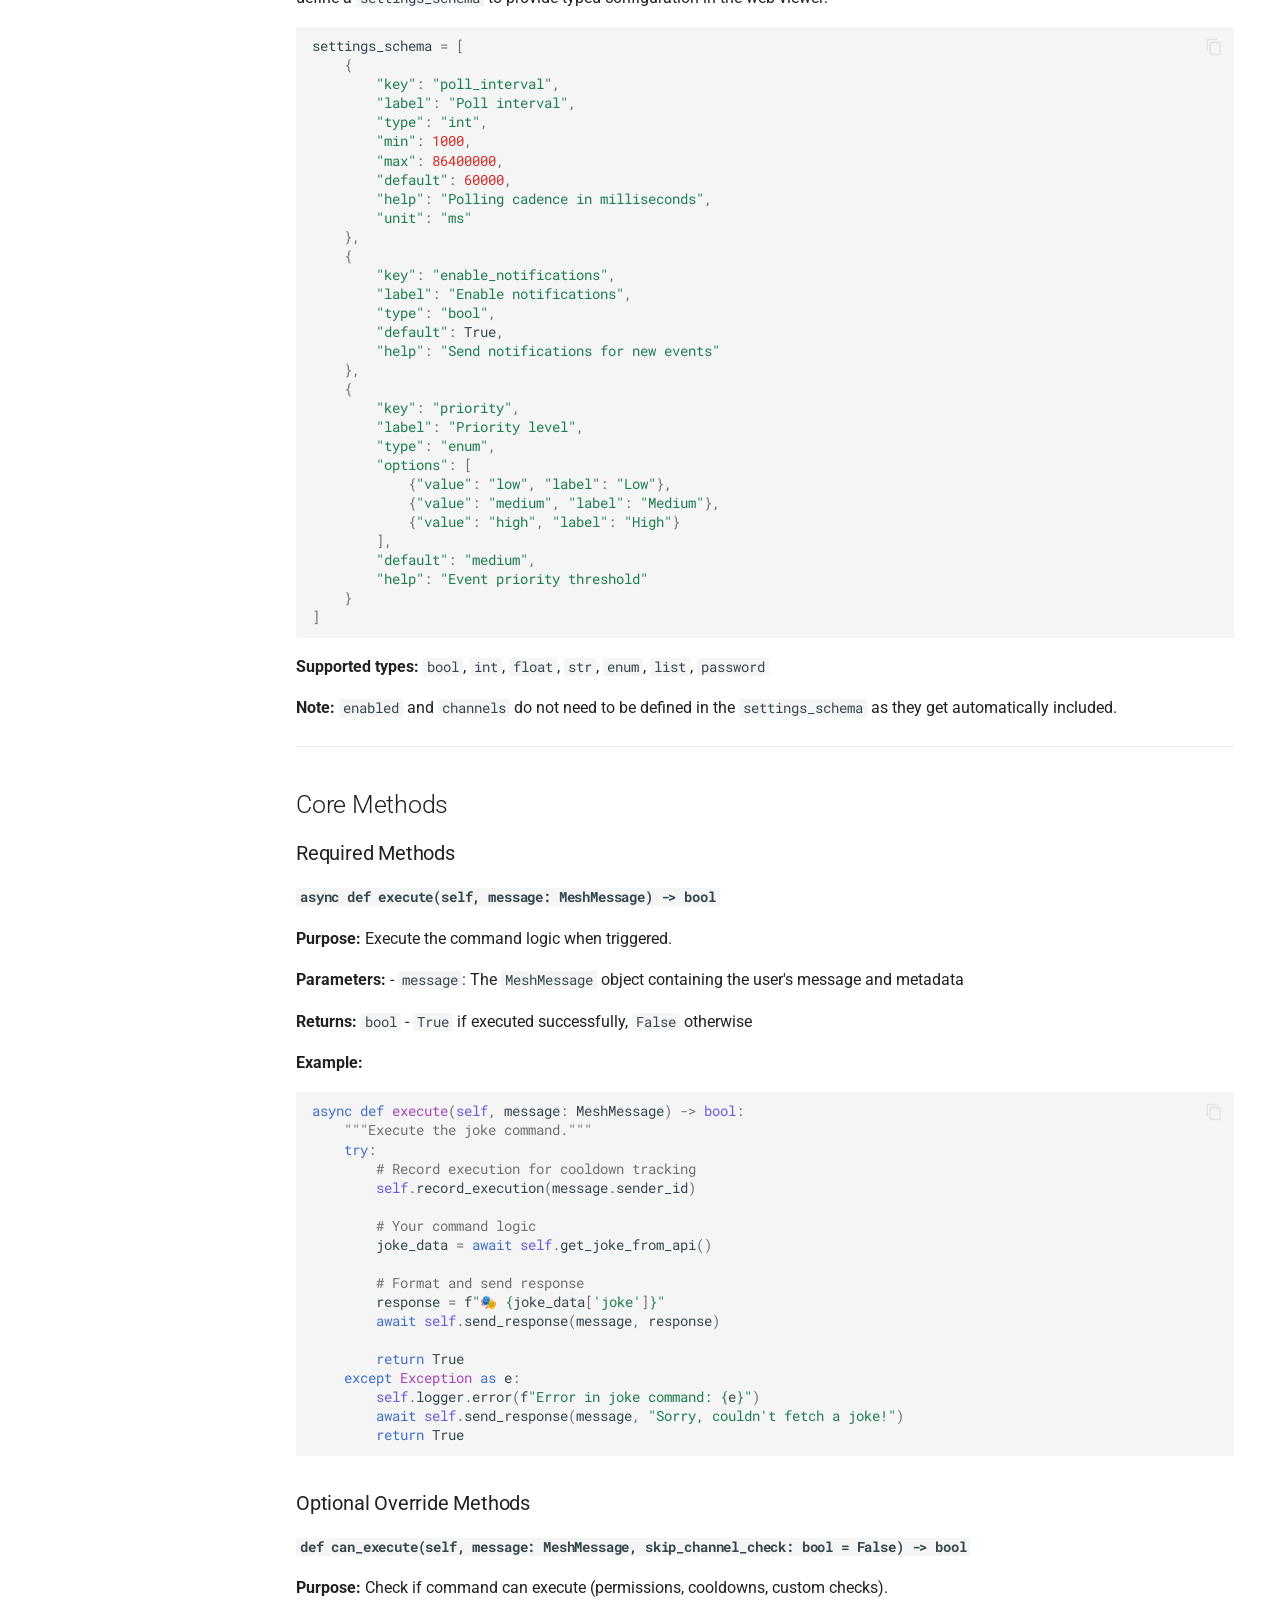
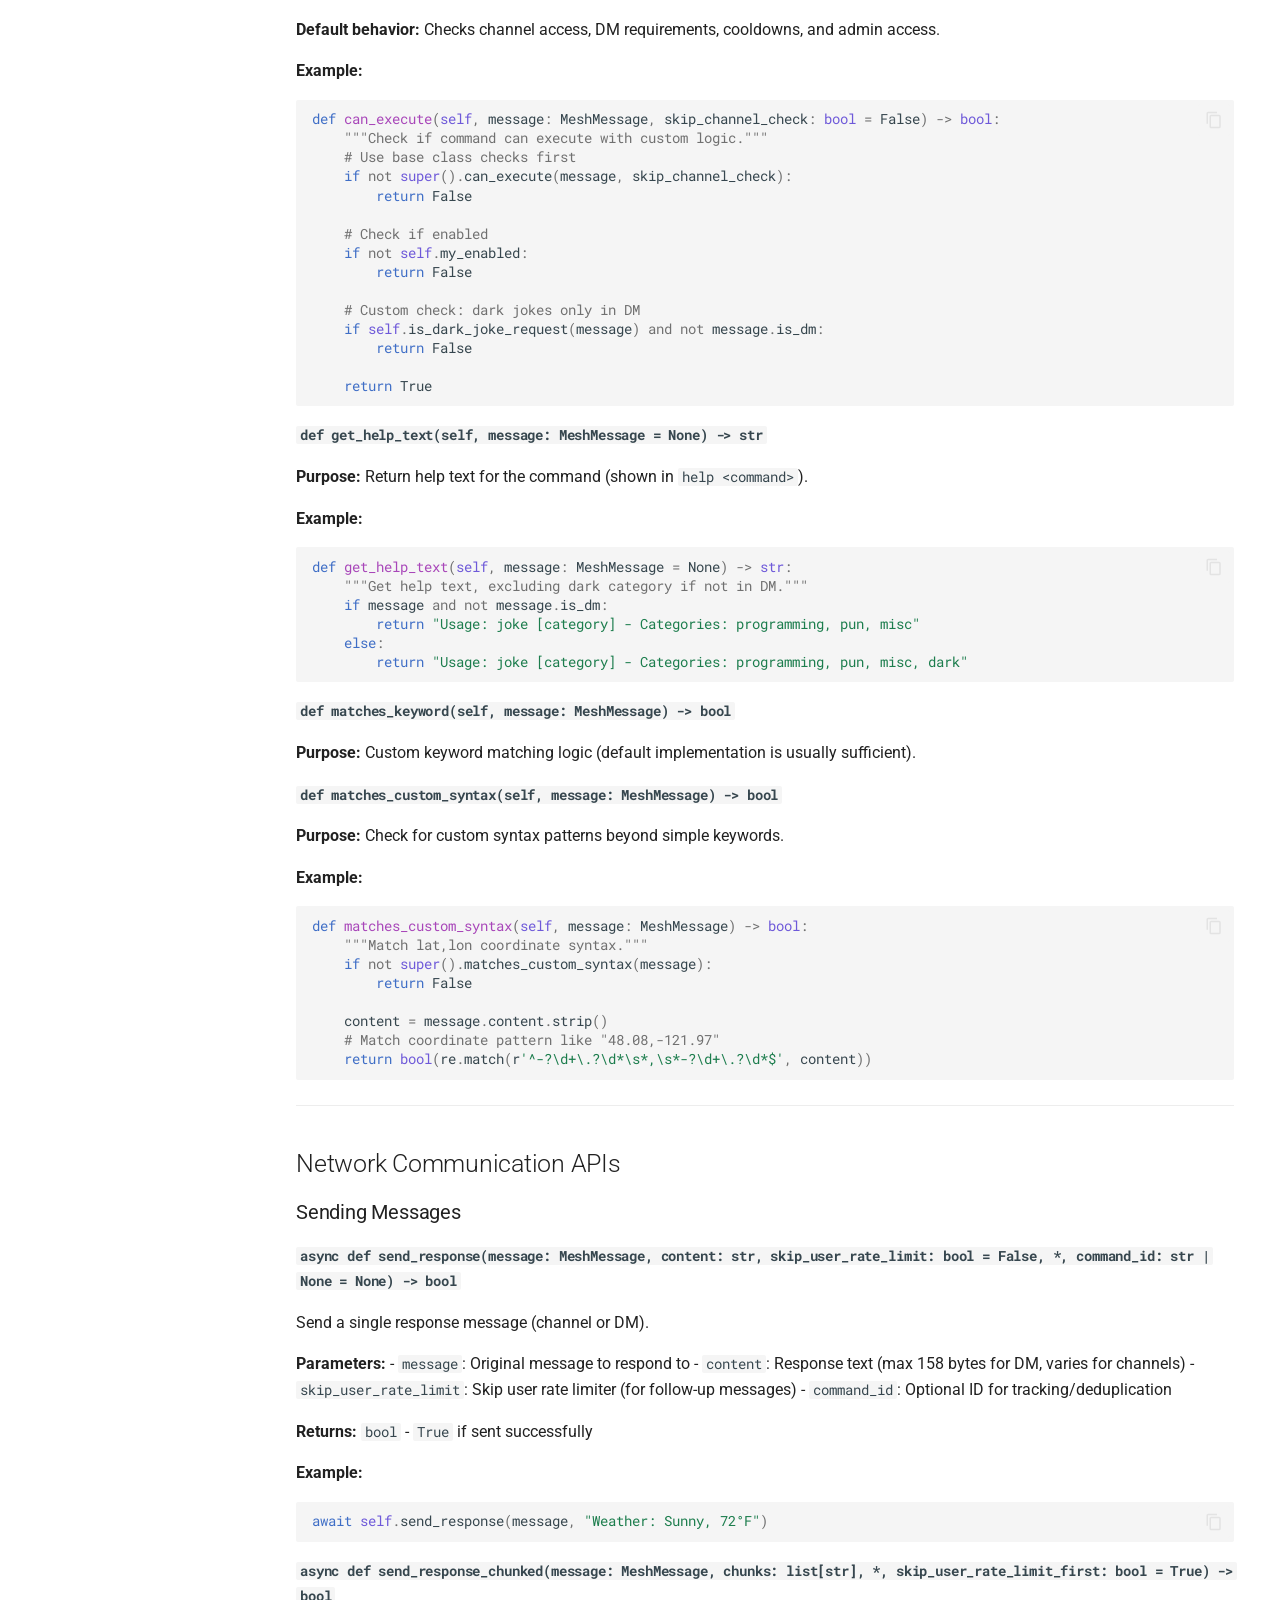
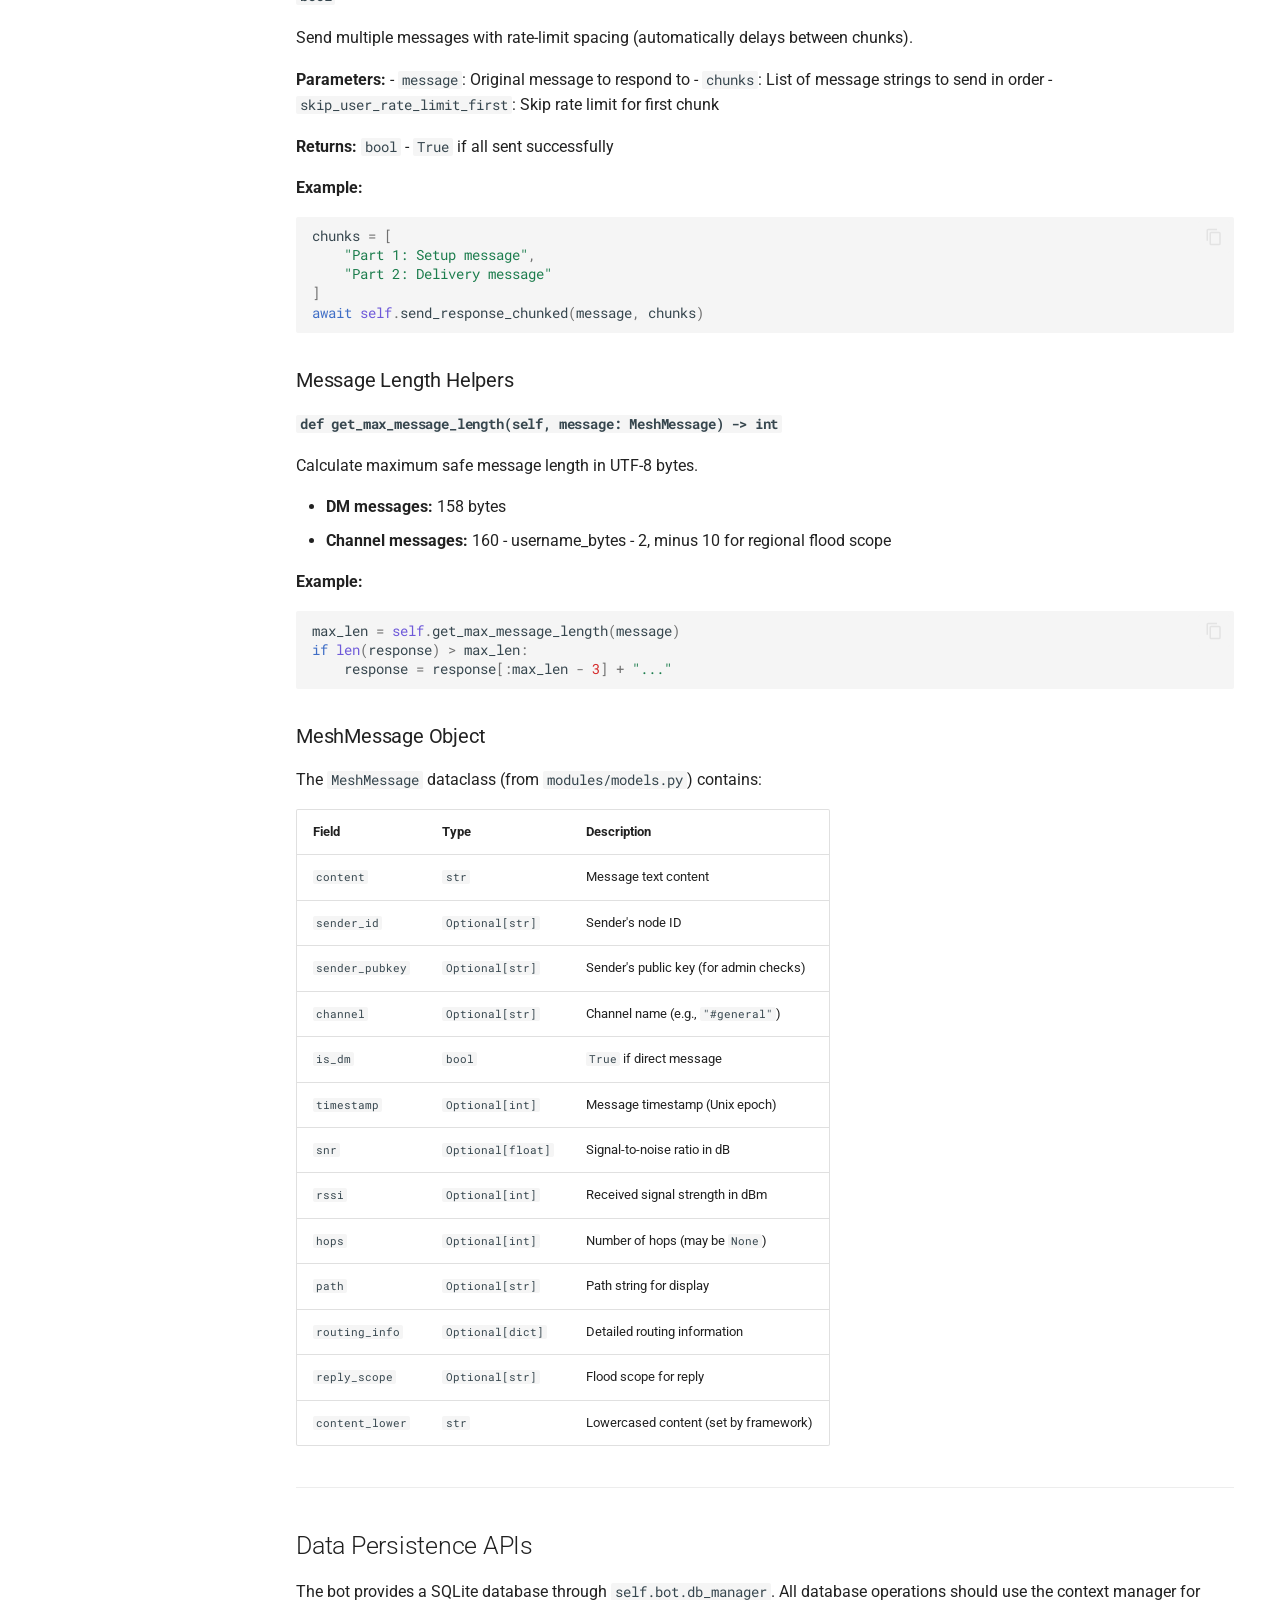
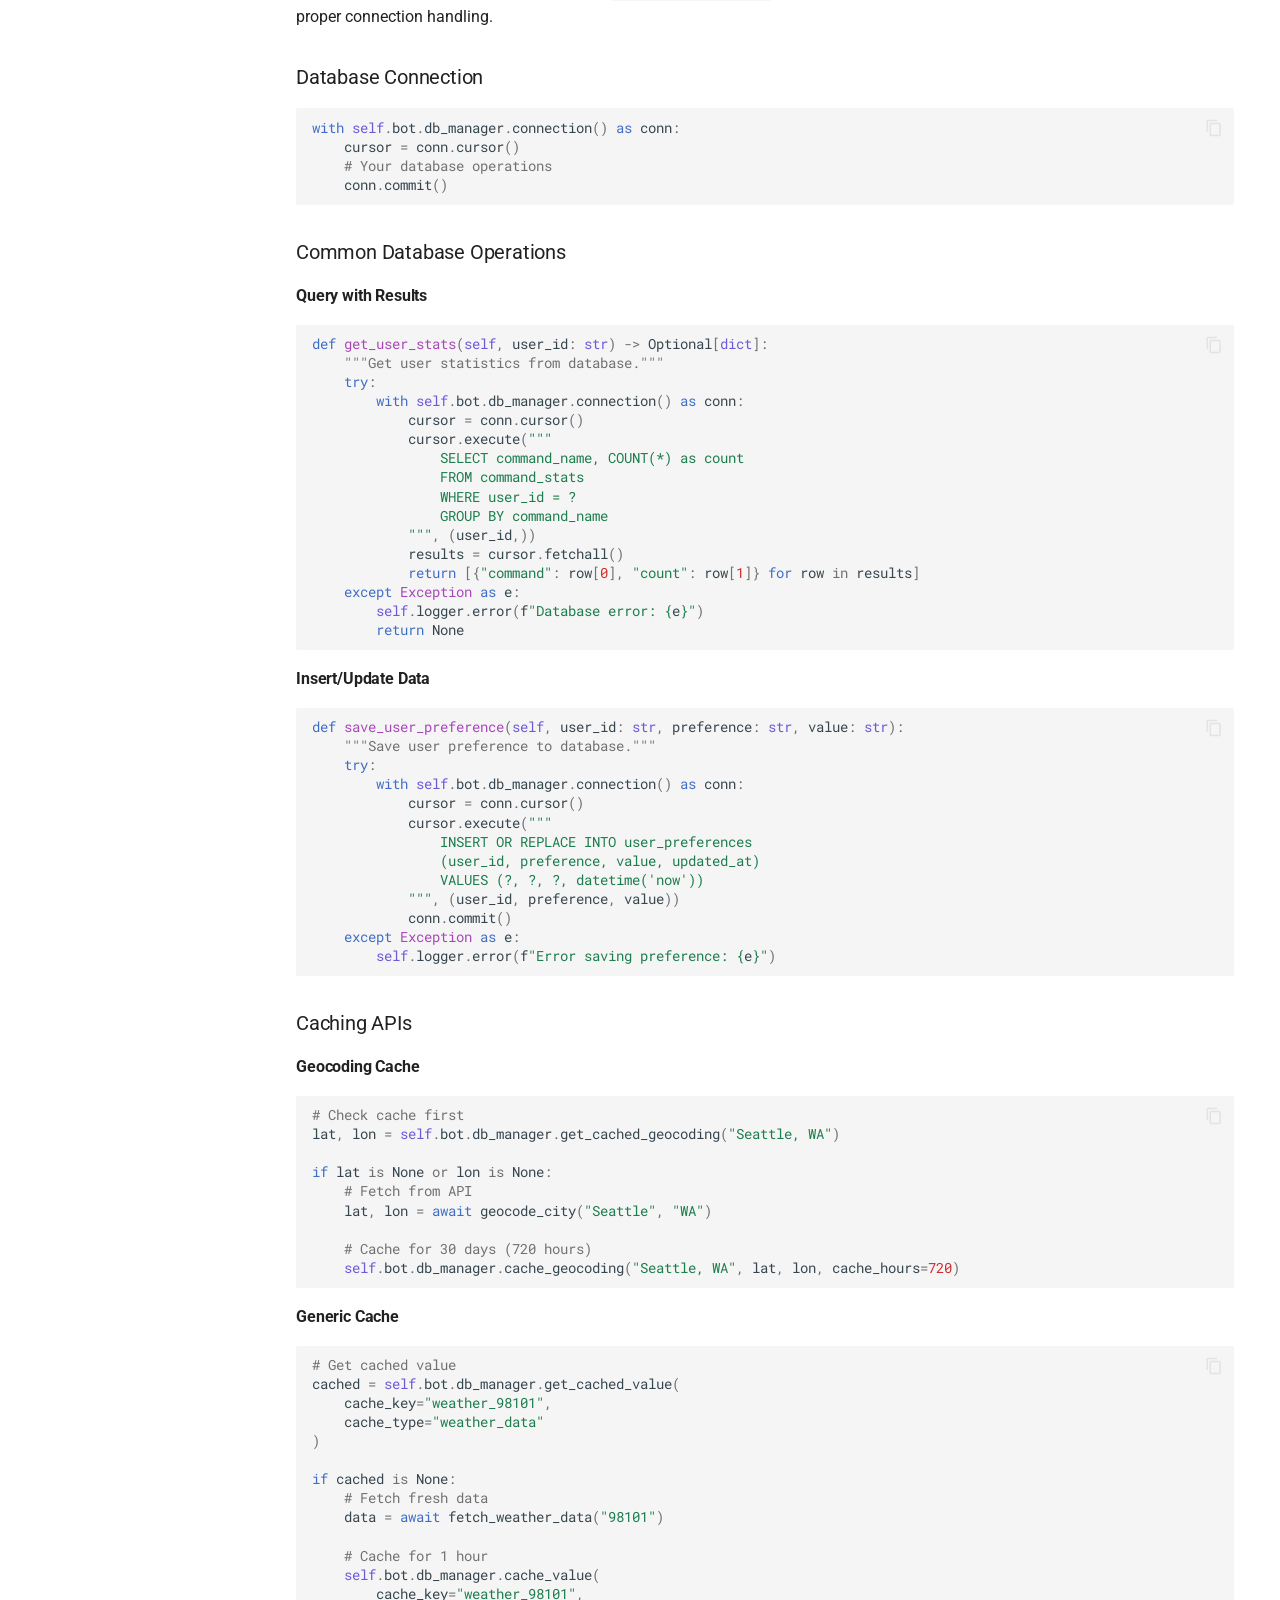
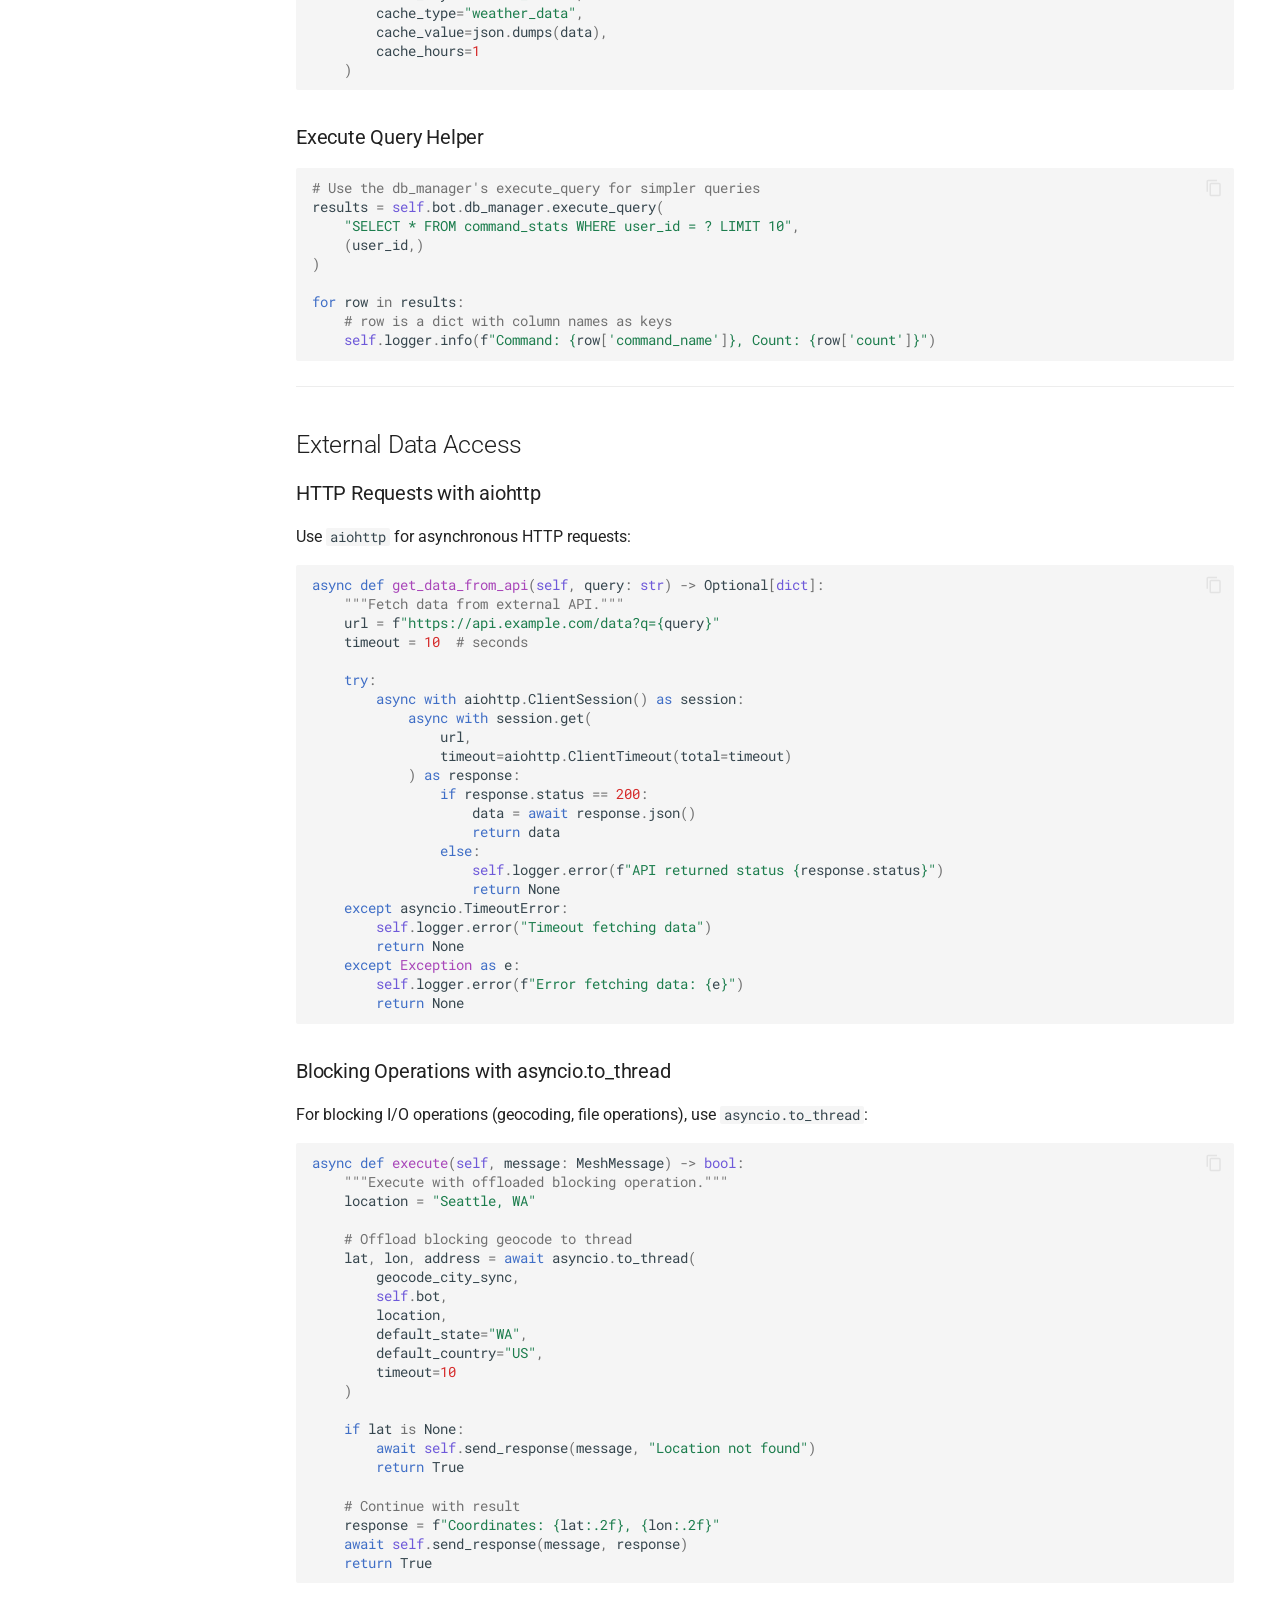
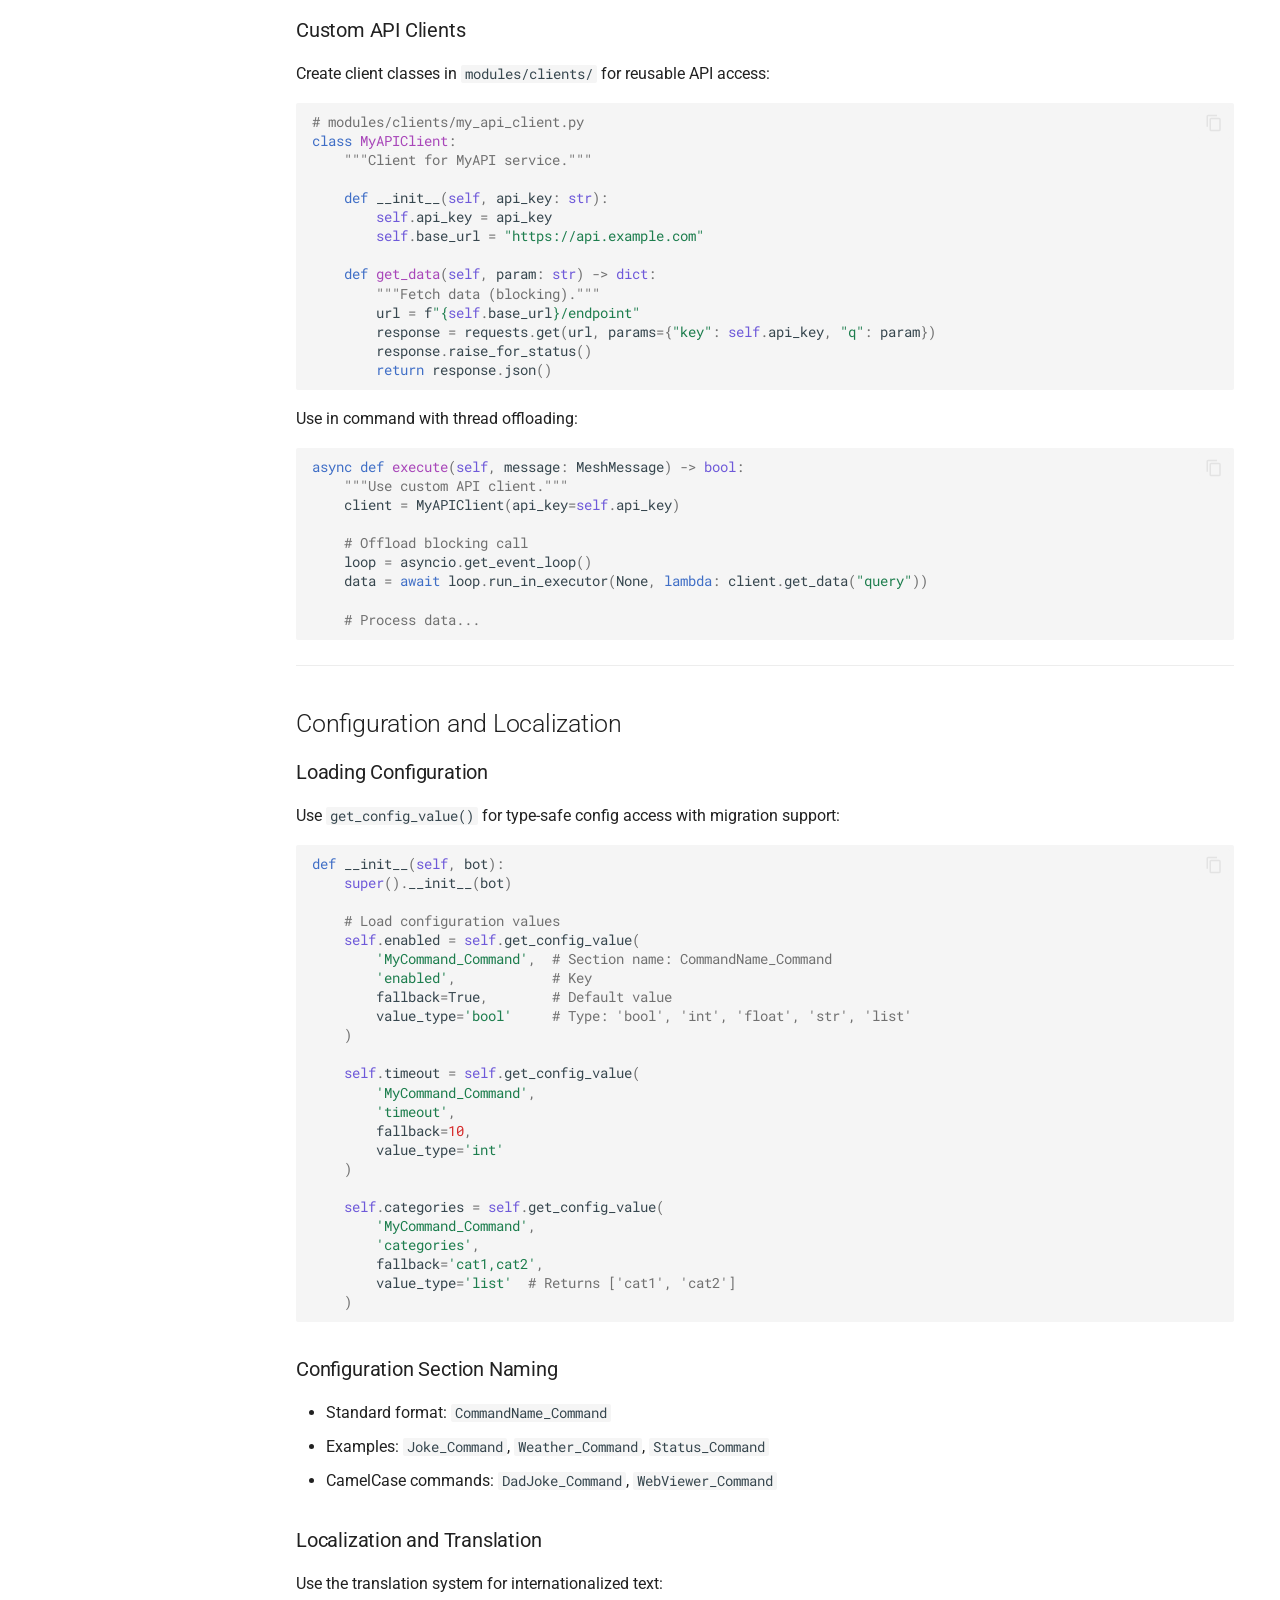
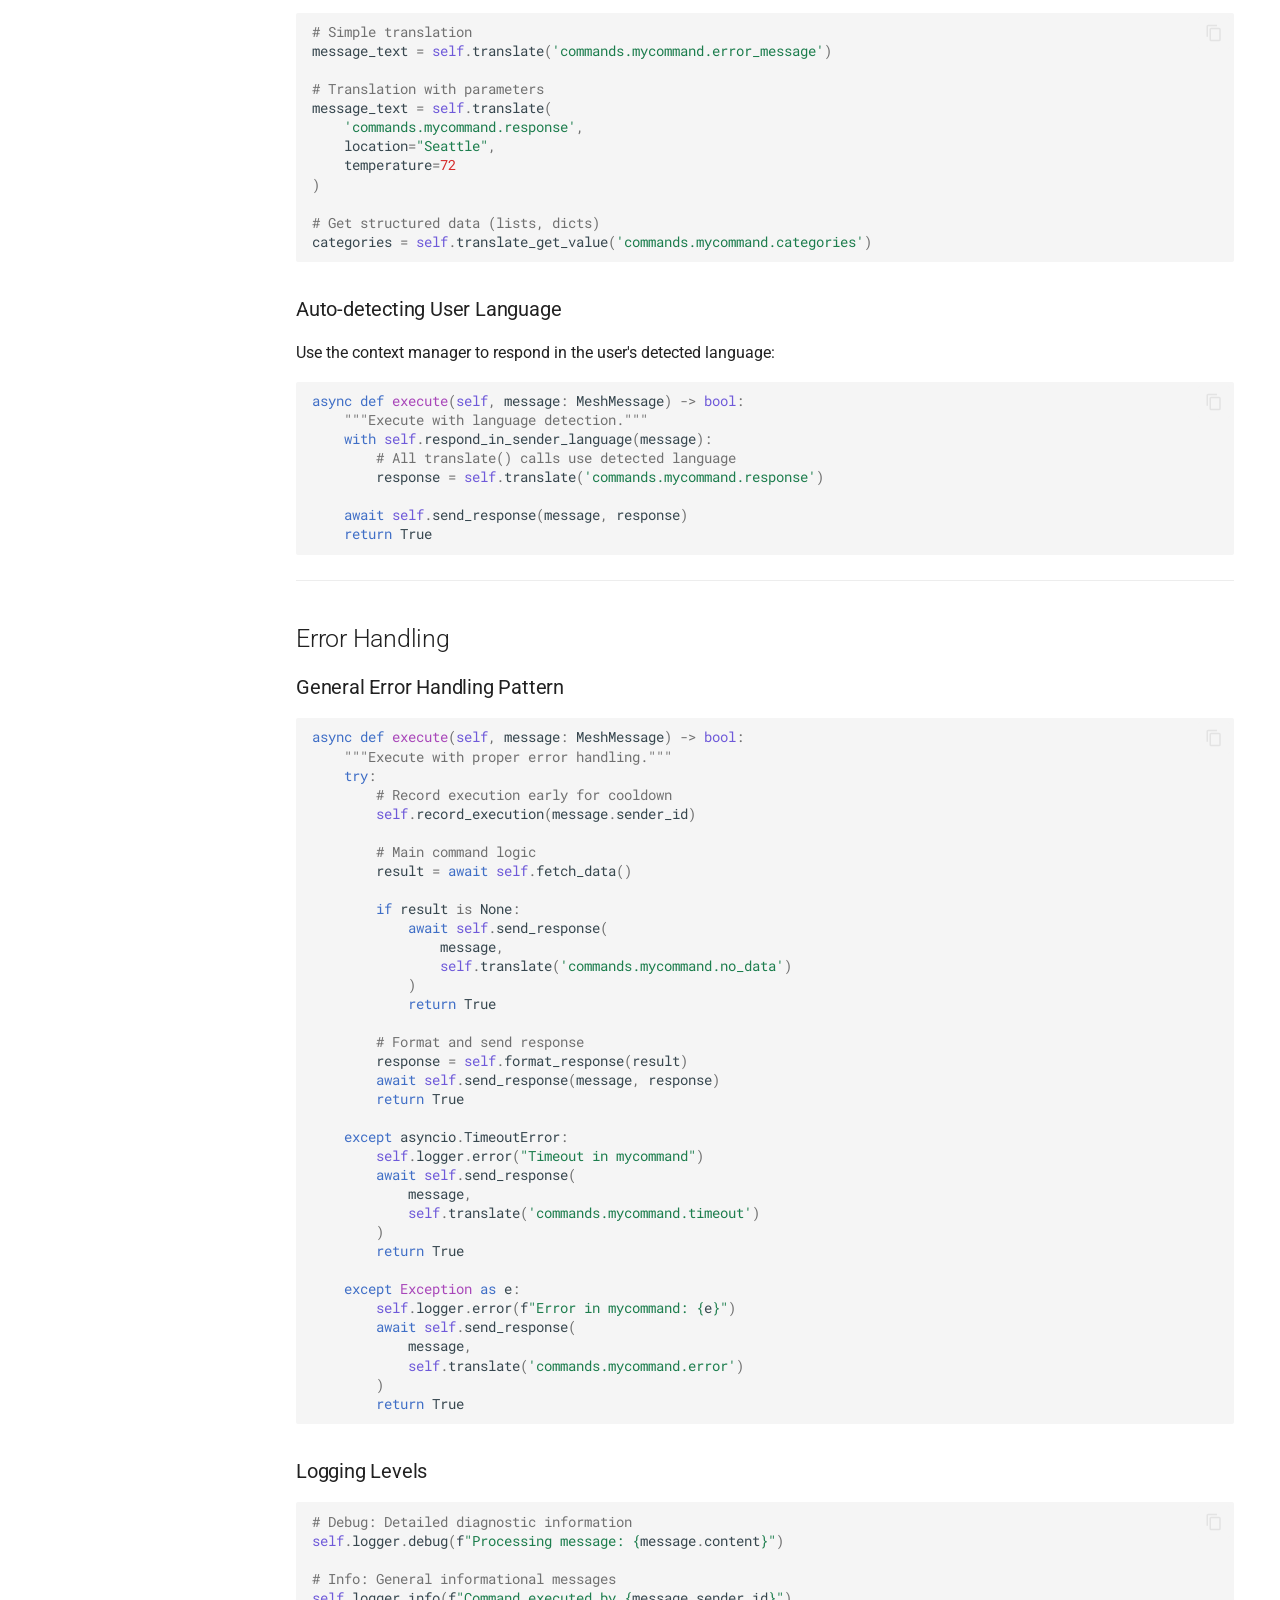
<file: develop-command-scripts/index.html>
<!doctype html>
<html lang="en" class="no-js">
  <head>
    
      <meta charset="utf-8">
      <meta name="viewport" content="width=device-width,initial-scale=1">
      
        <meta name="description" content="Documentation for the MeshCore bot and its services">
      
      
      
        <link rel="canonical" href="https://agessaman.github.io/meshcore-bot/develop-command-scripts/">
      
      
        <link rel="prev" href="../command-reference-website/">
      
      
        <link rel="next" href="../service-plugins/">
      
      
        
      
      
      <link rel="icon" href="../assets/images/favicon.png">
      <meta name="generator" content="mkdocs-1.6.1, mkdocs-material-9.8.0">
    
    
      
        <title>Developing Commands - Meshcore Bot Documentation</title>
      
    
    
      <link rel="stylesheet" href="../assets/stylesheets/main.57a0d79d.min.css">
      
        
        <link rel="stylesheet" href="../assets/stylesheets/palette.fb2fffe2.min.css">
      
      


    
    
      
    
    
      
        
        
        <link rel="preconnect" href="https://fonts.gstatic.com" crossorigin>
        <link rel="stylesheet" href="https://fonts.googleapis.com/css?family=Roboto:300,300i,400,400i,700,700i%7CRoboto+Mono:400,400i,700,700i&display=fallback">
        <style>:root{--md-text-font:"Roboto";--md-code-font:"Roboto Mono"}</style>
      
    
    
    <script>__md_scope=new URL("..",location),__md_hash=e=>[...e].reduce(((e,_)=>(e<<5)-e+_.charCodeAt(0)),0),__md_get=(e,_=localStorage,t=__md_scope)=>JSON.parse(_.getItem(t.pathname+"."+e)),__md_set=(e,_,t=localStorage,a=__md_scope)=>{try{t.setItem(a.pathname+"."+e,JSON.stringify(_))}catch(e){}}</script>
    
      

    
    
  </head>
  
  
    
    
      
    
    
    
    
    <body dir="ltr" data-md-color-scheme="default" data-md-color-primary="indigo" data-md-color-accent="cyan">
  
    
    <input class="md-toggle" data-md-toggle="drawer" type="checkbox" id="__drawer" autocomplete="off">
    <input class="md-toggle" data-md-toggle="search" type="checkbox" id="__search" autocomplete="off">
    <label class="md-overlay" for="__drawer"></label>
    <div data-md-component="skip">
      
        
        <a href="#developing-command-scripts-for-meshcore-bot" class="md-skip">
          Skip to content
        </a>
      
    </div>
    <div data-md-component="announce">
      
    </div>
    
    
      

<header class="md-header" data-md-component="header">
  <nav class="md-header__inner md-grid" aria-label="Header">
    <a href=".." title="Meshcore Bot Documentation" class="md-header__button md-logo" aria-label="Meshcore Bot Documentation" data-md-component="logo">
      
  
  <svg xmlns="http://www.w3.org/2000/svg" viewBox="0 0 24 24"><path d="M12 8a3 3 0 0 0 3-3 3 3 0 0 0-3-3 3 3 0 0 0-3 3 3 3 0 0 0 3 3m0 3.54C9.64 9.35 6.5 8 3 8v11c3.5 0 6.64 1.35 9 3.54 2.36-2.19 5.5-3.54 9-3.54V8c-3.5 0-6.64 1.35-9 3.54"/></svg>

    </a>
    <label class="md-header__button md-icon" for="__drawer">
      
      <svg xmlns="http://www.w3.org/2000/svg" viewBox="0 0 24 24"><path d="M3 6h18v2H3zm0 5h18v2H3zm0 5h18v2H3z"/></svg>
    </label>
    <div class="md-header__title" data-md-component="header-title">
      <div class="md-header__ellipsis">
        <div class="md-header__topic">
          <span class="md-ellipsis">
            Meshcore Bot Documentation
          </span>
        </div>
        <div class="md-header__topic" data-md-component="header-topic">
          <span class="md-ellipsis">
            
              Developing Commands
            
          </span>
        </div>
      </div>
    </div>
    
      
        <form class="md-header__option" data-md-component="palette">
  
    
    
    
    <input class="md-option" data-md-color-media="" data-md-color-scheme="default" data-md-color-primary="indigo" data-md-color-accent="cyan"  aria-label="Switch to dark mode"  type="radio" name="__palette" id="__palette_0">
    
      <label class="md-header__button md-icon" title="Switch to dark mode" for="__palette_1" hidden>
        <svg xmlns="http://www.w3.org/2000/svg" viewBox="0 0 24 24"><path d="M12 8a4 4 0 0 0-4 4 4 4 0 0 0 4 4 4 4 0 0 0 4-4 4 4 0 0 0-4-4m0 10a6 6 0 0 1-6-6 6 6 0 0 1 6-6 6 6 0 0 1 6 6 6 6 0 0 1-6 6m8-9.31V4h-4.69L12 .69 8.69 4H4v4.69L.69 12 4 15.31V20h4.69L12 23.31 15.31 20H20v-4.69L23.31 12z"/></svg>
      </label>
    
  
    
    
    
    <input class="md-option" data-md-color-media="" data-md-color-scheme="slate" data-md-color-primary="indigo" data-md-color-accent="cyan"  aria-label="Switch to light mode"  type="radio" name="__palette" id="__palette_1">
    
      <label class="md-header__button md-icon" title="Switch to light mode" for="__palette_0" hidden>
        <svg xmlns="http://www.w3.org/2000/svg" viewBox="0 0 24 24"><path d="M12 18c-.89 0-1.74-.2-2.5-.55C11.56 16.5 13 14.42 13 12s-1.44-4.5-3.5-5.45C10.26 6.2 11.11 6 12 6a6 6 0 0 1 6 6 6 6 0 0 1-6 6m8-9.31V4h-4.69L12 .69 8.69 4H4v4.69L.69 12 4 15.31V20h4.69L12 23.31 15.31 20H20v-4.69L23.31 12z"/></svg>
      </label>
    
  
</form>
      
    
    
      <script>var palette=__md_get("__palette");if(palette&&palette.color){if("(prefers-color-scheme)"===palette.color.media){var media=matchMedia("(prefers-color-scheme: light)"),input=document.querySelector(media.matches?"[data-md-color-media='(prefers-color-scheme: light)']":"[data-md-color-media='(prefers-color-scheme: dark)']");palette.color.media=input.getAttribute("data-md-color-media"),palette.color.scheme=input.getAttribute("data-md-color-scheme"),palette.color.primary=input.getAttribute("data-md-color-primary"),palette.color.accent=input.getAttribute("data-md-color-accent")}for(var[key,value]of Object.entries(palette.color))document.body.setAttribute("data-md-color-"+key,value)}</script>
    
    
    
      
      
        <label class="md-header__button md-icon" for="__search">
          
          <svg xmlns="http://www.w3.org/2000/svg" viewBox="0 0 24 24"><path d="M9.5 3A6.5 6.5 0 0 1 16 9.5c0 1.61-.59 3.09-1.56 4.23l.27.27h.79l5 5-1.5 1.5-5-5v-.79l-.27-.27A6.52 6.52 0 0 1 9.5 16 6.5 6.5 0 0 1 3 9.5 6.5 6.5 0 0 1 9.5 3m0 2C7 5 5 7 5 9.5S7 14 9.5 14 14 12 14 9.5 12 5 9.5 5"/></svg>
        </label>
        <div class="md-search" data-md-component="search" role="dialog">
  <label class="md-search__overlay" for="__search"></label>
  <div class="md-search__inner" role="search">
    <form class="md-search__form" name="search">
      <input type="text" class="md-search__input" name="query" aria-label="Search" placeholder="Search" autocapitalize="off" autocorrect="off" autocomplete="off" spellcheck="false" data-md-component="search-query" required>
      <label class="md-search__icon md-icon" for="__search">
        
        <svg xmlns="http://www.w3.org/2000/svg" viewBox="0 0 24 24"><path d="M9.5 3A6.5 6.5 0 0 1 16 9.5c0 1.61-.59 3.09-1.56 4.23l.27.27h.79l5 5-1.5 1.5-5-5v-.79l-.27-.27A6.52 6.52 0 0 1 9.5 16 6.5 6.5 0 0 1 3 9.5 6.5 6.5 0 0 1 9.5 3m0 2C7 5 5 7 5 9.5S7 14 9.5 14 14 12 14 9.5 12 5 9.5 5"/></svg>
        
        <svg xmlns="http://www.w3.org/2000/svg" viewBox="0 0 24 24"><path d="M20 11v2H8l5.5 5.5-1.42 1.42L4.16 12l7.92-7.92L13.5 5.5 8 11z"/></svg>
      </label>
      <nav class="md-search__options" aria-label="Search">
        
        <button type="reset" class="md-search__icon md-icon" title="Clear" aria-label="Clear" tabindex="-1">
          
          <svg xmlns="http://www.w3.org/2000/svg" viewBox="0 0 24 24"><path d="M19 6.41 17.59 5 12 10.59 6.41 5 5 6.41 10.59 12 5 17.59 6.41 19 12 13.41 17.59 19 19 17.59 13.41 12z"/></svg>
        </button>
      </nav>
      
    </form>
    <div class="md-search__output">
      <div class="md-search__scrollwrap" tabindex="0" data-md-scrollfix>
        <div class="md-search-result" data-md-component="search-result">
          <div class="md-search-result__meta">
            Initializing search
          </div>
          <ol class="md-search-result__list" role="presentation"></ol>
        </div>
      </div>
    </div>
  </div>
</div>
      
    
    
      <div class="md-header__source">
        <a href="https://github.com/agessaman/meshcore-bot" title="Go to repository" class="md-source" data-md-component="source">
  <div class="md-source__icon md-icon">
    
    <svg xmlns="http://www.w3.org/2000/svg" viewBox="0 0 448 512"><!--! Font Awesome Free 7.1.0 by @fontawesome - https://fontawesome.com License - https://fontawesome.com/license/free (Icons: CC BY 4.0, Fonts: SIL OFL 1.1, Code: MIT License) Copyright 2025 Fonticons, Inc.--><path d="M439.6 236.1 244 40.5c-5.4-5.5-12.8-8.5-20.4-8.5s-15 3-20.4 8.4L162.5 81l51.5 51.5c27.1-9.1 52.7 16.8 43.4 43.7l49.7 49.7c34.2-11.8 61.2 31 35.5 56.7-26.5 26.5-70.2-2.9-56-37.3L240.3 199v121.9c25.3 12.5 22.3 41.8 9.1 55-6.4 6.4-15.2 10.1-24.3 10.1s-17.8-3.6-24.3-10.1c-17.6-17.6-11.1-46.9 11.2-56v-123c-20.8-8.5-24.6-30.7-18.6-45L142.6 101 8.5 235.1C3 240.6 0 247.9 0 255.5s3 15 8.5 20.4l195.6 195.7c5.4 5.4 12.7 8.4 20.4 8.4s15-3 20.4-8.4l194.7-194.7c5.4-5.4 8.4-12.8 8.4-20.4s-3-15-8.4-20.4"/></svg>
  </div>
  <div class="md-source__repository">
    meshcore-bot
  </div>
</a>
      </div>
    
  </nav>
  
</header>
    
    <div class="md-container" data-md-component="container">
      
      
        
          
            
<nav class="md-tabs" aria-label="Tabs" data-md-component="tabs">
  <div class="md-grid">
    <ul class="md-tabs__list">
      
        
  
  
  
  
    <li class="md-tabs__item">
      <a href=".." class="md-tabs__link">
        
  
  
    
  
  Home

      </a>
    </li>
  

      
        
  
  
  
  
    <li class="md-tabs__item">
      <a href="../getting-started/" class="md-tabs__link">
        
  
  
    
  
  Quick Start

      </a>
    </li>
  

      
        
  
  
  
  
    
    
      <li class="md-tabs__item">
        <a href="../installation/" class="md-tabs__link">
          
  
  
  Installation

        </a>
      </li>
    
  

      
        
  
  
  
  
    
    
      <li class="md-tabs__item">
        <a href="../configuration/" class="md-tabs__link">
          
  
  
  Configuration

        </a>
      </li>
    
  

      
        
  
  
  
  
    <li class="md-tabs__item">
      <a href="../web-viewer/" class="md-tabs__link">
        
  
  
    
  
  Web Viewer

      </a>
    </li>
  

      
        
  
  
  
    
  
  
    
    
      <li class="md-tabs__item md-tabs__item--active">
        <a href="../command-reference/" class="md-tabs__link">
          
  
  
  Command Reference

        </a>
      </li>
    
  

      
        
  
  
  
  
    
    
      <li class="md-tabs__item">
        <a href="../service-plugins/" class="md-tabs__link">
          
  
  
  Service Plugins

        </a>
      </li>
    
  

      
        
  
  
  
  
    <li class="md-tabs__item">
      <a href="../faq/" class="md-tabs__link">
        
  
  
    
  
  FAQ

      </a>
    </li>
  

      
        
  
  
  
  
    <li class="md-tabs__item">
      <a href="../upgrade/" class="md-tabs__link">
        
  
  
    
  
  Upgrade

      </a>
    </li>
  

      
        
  
  
  
  
    
    
      <li class="md-tabs__item">
        <a href="../solar-conditions-provenance/" class="md-tabs__link">
          
  
  
  Project

        </a>
      </li>
    
  

      
    </ul>
  </div>
</nav>
          
        
      
      <main class="md-main" data-md-component="main">
        <div class="md-main__inner md-grid">
          
            
              
              <div class="md-sidebar md-sidebar--primary" data-md-component="sidebar" data-md-type="navigation" >
                <div class="md-sidebar__scrollwrap">
                  <div class="md-sidebar__inner">
                    


  


  

<nav class="md-nav md-nav--primary md-nav--lifted md-nav--integrated" aria-label="Navigation" data-md-level="0">
  <label class="md-nav__title" for="__drawer">
    <a href=".." title="Meshcore Bot Documentation" class="md-nav__button md-logo" aria-label="Meshcore Bot Documentation" data-md-component="logo">
      
  
  <svg xmlns="http://www.w3.org/2000/svg" viewBox="0 0 24 24"><path d="M12 8a3 3 0 0 0 3-3 3 3 0 0 0-3-3 3 3 0 0 0-3 3 3 3 0 0 0 3 3m0 3.54C9.64 9.35 6.5 8 3 8v11c3.5 0 6.64 1.35 9 3.54 2.36-2.19 5.5-3.54 9-3.54V8c-3.5 0-6.64 1.35-9 3.54"/></svg>

    </a>
    Meshcore Bot Documentation
  </label>
  
    <div class="md-nav__source">
      <a href="https://github.com/agessaman/meshcore-bot" title="Go to repository" class="md-source" data-md-component="source">
  <div class="md-source__icon md-icon">
    
    <svg xmlns="http://www.w3.org/2000/svg" viewBox="0 0 448 512"><!--! Font Awesome Free 7.1.0 by @fontawesome - https://fontawesome.com License - https://fontawesome.com/license/free (Icons: CC BY 4.0, Fonts: SIL OFL 1.1, Code: MIT License) Copyright 2025 Fonticons, Inc.--><path d="M439.6 236.1 244 40.5c-5.4-5.5-12.8-8.5-20.4-8.5s-15 3-20.4 8.4L162.5 81l51.5 51.5c27.1-9.1 52.7 16.8 43.4 43.7l49.7 49.7c34.2-11.8 61.2 31 35.5 56.7-26.5 26.5-70.2-2.9-56-37.3L240.3 199v121.9c25.3 12.5 22.3 41.8 9.1 55-6.4 6.4-15.2 10.1-24.3 10.1s-17.8-3.6-24.3-10.1c-17.6-17.6-11.1-46.9 11.2-56v-123c-20.8-8.5-24.6-30.7-18.6-45L142.6 101 8.5 235.1C3 240.6 0 247.9 0 255.5s3 15 8.5 20.4l195.6 195.7c5.4 5.4 12.7 8.4 20.4 8.4s15-3 20.4-8.4l194.7-194.7c5.4-5.4 8.4-12.8 8.4-20.4s-3-15-8.4-20.4"/></svg>
  </div>
  <div class="md-source__repository">
    meshcore-bot
  </div>
</a>
    </div>
  
  <ul class="md-nav__list" data-md-scrollfix>
    
      
      
  
  
  
  
    <li class="md-nav__item">
      <a href=".." class="md-nav__link">
        
  
  
  <span class="md-ellipsis">
    
  
    Home
  

    
  </span>
  
  

      </a>
    </li>
  

    
      
      
  
  
  
  
    <li class="md-nav__item">
      <a href="../getting-started/" class="md-nav__link">
        
  
  
  <span class="md-ellipsis">
    
  
    Quick Start
  

    
  </span>
  
  

      </a>
    </li>
  

    
      
      
  
  
  
  
    
    
    
    
      
      
        
      
    
    
    <li class="md-nav__item md-nav__item--nested">
      
        
        
        <input class="md-nav__toggle md-toggle " type="checkbox" id="__nav_3" >
        
          
          <label class="md-nav__link" for="__nav_3" id="__nav_3_label" tabindex="0">
            
  
  
  <span class="md-ellipsis">
    
  
    Installation
  

    
  </span>
  
  

            <span class="md-nav__icon md-icon"></span>
          </label>
        
        <nav class="md-nav" data-md-level="1" aria-labelledby="__nav_3_label" aria-expanded="false">
          <label class="md-nav__title" for="__nav_3">
            <span class="md-nav__icon md-icon"></span>
            
  
    Installation
  

          </label>
          <ul class="md-nav__list" data-md-scrollfix>
            
              
                
  
  
  
  
    <li class="md-nav__item">
      <a href="../installation/" class="md-nav__link">
        
  
  
  <span class="md-ellipsis">
    
  
    Overview
  

    
  </span>
  
  

      </a>
    </li>
  

              
            
              
                
  
  
  
  
    <li class="md-nav__item">
      <a href="../docker/" class="md-nav__link">
        
  
  
  <span class="md-ellipsis">
    
  
    Docker
  

    
  </span>
  
  

      </a>
    </li>
  

              
            
              
                
  
  
  
  
    <li class="md-nav__item">
      <a href="../service-installation/" class="md-nav__link">
        
  
  
  <span class="md-ellipsis">
    
  
    Service
  

    
  </span>
  
  

      </a>
    </li>
  

              
            
          </ul>
        </nav>
      
    </li>
  

    
      
      
  
  
  
  
    
    
    
    
      
      
        
      
    
    
    <li class="md-nav__item md-nav__item--nested">
      
        
        
        <input class="md-nav__toggle md-toggle " type="checkbox" id="__nav_4" >
        
          
          <label class="md-nav__link" for="__nav_4" id="__nav_4_label" tabindex="0">
            
  
  
  <span class="md-ellipsis">
    
  
    Configuration
  

    
  </span>
  
  

            <span class="md-nav__icon md-icon"></span>
          </label>
        
        <nav class="md-nav" data-md-level="1" aria-labelledby="__nav_4_label" aria-expanded="false">
          <label class="md-nav__title" for="__nav_4">
            <span class="md-nav__icon md-icon"></span>
            
  
    Configuration
  

          </label>
          <ul class="md-nav__list" data-md-scrollfix>
            
              
                
  
  
  
  
    <li class="md-nav__item">
      <a href="../configuration/" class="md-nav__link">
        
  
  
  <span class="md-ellipsis">
    
  
    Overview
  

    
  </span>
  
  

      </a>
    </li>
  

              
            
              
                
  
  
  
  
    <li class="md-nav__item">
      <a href="../data-retention/" class="md-nav__link">
        
  
  
  <span class="md-ellipsis">
    
  
    Data retention
  

    
  </span>
  
  

      </a>
    </li>
  

              
            
              
                
  
  
  
  
    <li class="md-nav__item">
      <a href="../local-plugins/" class="md-nav__link">
        
  
  
  <span class="md-ellipsis">
    
  
    Local plugins and services
  

    
  </span>
  
  

      </a>
    </li>
  

              
            
              
                
  
  
  
  
    <li class="md-nav__item">
      <a href="../checkin-api/" class="md-nav__link">
        
  
  
  <span class="md-ellipsis">
    
  
    Check-in API
  

    
  </span>
  
  

      </a>
    </li>
  

              
            
              
                
  
  
  
  
    <li class="md-nav__item">
      <a href="../path-command-config/" class="md-nav__link">
        
  
  
  <span class="md-ellipsis">
    
  
    Path Command
  

    
  </span>
  
  

      </a>
    </li>
  

              
            
              
                
  
  
  
  
    <li class="md-nav__item">
      <a href="../config-validation/" class="md-nav__link">
        
  
  
  <span class="md-ellipsis">
    
  
    Config validation
  

    
  </span>
  
  

      </a>
    </li>
  

              
            
              
                
  
  
  
  
    <li class="md-nav__item">
      <a href="../region-warnings/" class="md-nav__link">
        
  
  
  <span class="md-ellipsis">
    
  
    Region warnings
  

    
  </span>
  
  

      </a>
    </li>
  

              
            
          </ul>
        </nav>
      
    </li>
  

    
      
      
  
  
  
  
    <li class="md-nav__item">
      <a href="../web-viewer/" class="md-nav__link">
        
  
  
  <span class="md-ellipsis">
    
  
    Web Viewer
  

    
  </span>
  
  

      </a>
    </li>
  

    
      
      
  
  
    
  
  
  
    
    
    
    
      
        
        
      
      
        
      
    
    
    <li class="md-nav__item md-nav__item--active md-nav__item--section md-nav__item--nested">
      
        
        
        <input class="md-nav__toggle md-toggle " type="checkbox" id="__nav_6" checked>
        
          
          <label class="md-nav__link" for="__nav_6" id="__nav_6_label" tabindex="">
            
  
  
  <span class="md-ellipsis">
    
  
    Command Reference
  

    
  </span>
  
  

            <span class="md-nav__icon md-icon"></span>
          </label>
        
        <nav class="md-nav" data-md-level="1" aria-labelledby="__nav_6_label" aria-expanded="true">
          <label class="md-nav__title" for="__nav_6">
            <span class="md-nav__icon md-icon"></span>
            
  
    Command Reference
  

          </label>
          <ul class="md-nav__list" data-md-scrollfix>
            
              
                
  
  
  
  
    <li class="md-nav__item">
      <a href="../command-reference/" class="md-nav__link">
        
  
  
  <span class="md-ellipsis">
    
  
    Overview
  

    
  </span>
  
  

      </a>
    </li>
  

              
            
              
                
  
  
  
  
    <li class="md-nav__item">
      <a href="../repeater-commands/" class="md-nav__link">
        
  
  
  <span class="md-ellipsis">
    
  
    Repeater Commands
  

    
  </span>
  
  

      </a>
    </li>
  

              
            
              
                
  
  
  
  
    <li class="md-nav__item">
      <a href="../command-reference-website/" class="md-nav__link">
        
  
  
  <span class="md-ellipsis">
    
  
    Custom Command Website
  

    
  </span>
  
  

      </a>
    </li>
  

              
            
              
                
  
  
    
  
  
  
    <li class="md-nav__item md-nav__item--active">
      
      <input class="md-nav__toggle md-toggle" type="checkbox" id="__toc">
      
      
        
      
      
        <label class="md-nav__link md-nav__link--active" for="__toc">
          
  
  
  <span class="md-ellipsis">
    
  
    Developing Commands
  

    
  </span>
  
  

          <span class="md-nav__icon md-icon"></span>
        </label>
      
      <a href="./" class="md-nav__link md-nav__link--active">
        
  
  
  <span class="md-ellipsis">
    
  
    Developing Commands
  

    
  </span>
  
  

      </a>
      
        

<nav class="md-nav md-nav--secondary" aria-label="Table of contents">
  
  
  
    
  
  
    <label class="md-nav__title" for="__toc">
      <span class="md-nav__icon md-icon"></span>
      Table of contents
    </label>
    <ul class="md-nav__list" data-md-component="toc" data-md-scrollfix>
      
        <li class="md-nav__item">
  <a href="#table-of-contents" class="md-nav__link">
    <span class="md-ellipsis">
      
        Table of Contents
      
    </span>
  </a>
  
</li>
      
        <li class="md-nav__item">
  <a href="#getting-started" class="md-nav__link">
    <span class="md-ellipsis">
      
        Getting Started
      
    </span>
  </a>
  
    <nav class="md-nav" aria-label="Getting Started">
      <ul class="md-nav__list">
        
          <li class="md-nav__item">
  <a href="#basic-command-template" class="md-nav__link">
    <span class="md-ellipsis">
      
        Basic Command Template
      
    </span>
  </a>
  
</li>
        
      </ul>
    </nav>
  
</li>
      
        <li class="md-nav__item">
  <a href="#command-class-structure" class="md-nav__link">
    <span class="md-ellipsis">
      
        Command Class Structure
      
    </span>
  </a>
  
    <nav class="md-nav" aria-label="Command Class Structure">
      <ul class="md-nav__list">
        
          <li class="md-nav__item">
  <a href="#required-imports" class="md-nav__link">
    <span class="md-ellipsis">
      
        Required Imports
      
    </span>
  </a>
  
</li>
        
          <li class="md-nav__item">
  <a href="#optional-common-imports" class="md-nav__link">
    <span class="md-ellipsis">
      
        Optional Common Imports
      
    </span>
  </a>
  
</li>
        
      </ul>
    </nav>
  
</li>
      
        <li class="md-nav__item">
  <a href="#class-level-variables-reference" class="md-nav__link">
    <span class="md-ellipsis">
      
        Class-Level Variables Reference
      
    </span>
  </a>
  
    <nav class="md-nav" aria-label="Class-Level Variables Reference">
      <ul class="md-nav__list">
        
          <li class="md-nav__item">
  <a href="#class-level-variables-for-documentation" class="md-nav__link">
    <span class="md-ellipsis">
      
        Class-Level Variables for Documentation
      
    </span>
  </a>
  
</li>
        
          <li class="md-nav__item">
  <a href="#command-categories" class="md-nav__link">
    <span class="md-ellipsis">
      
        Command Categories
      
    </span>
  </a>
  
</li>
        
          <li class="md-nav__item">
  <a href="#settings-schema" class="md-nav__link">
    <span class="md-ellipsis">
      
        Settings Schema
      
    </span>
  </a>
  
</li>
        
      </ul>
    </nav>
  
</li>
      
        <li class="md-nav__item">
  <a href="#core-methods" class="md-nav__link">
    <span class="md-ellipsis">
      
        Core Methods
      
    </span>
  </a>
  
    <nav class="md-nav" aria-label="Core Methods">
      <ul class="md-nav__list">
        
          <li class="md-nav__item">
  <a href="#required-methods" class="md-nav__link">
    <span class="md-ellipsis">
      
        Required Methods
      
    </span>
  </a>
  
    <nav class="md-nav" aria-label="Required Methods">
      <ul class="md-nav__list">
        
          <li class="md-nav__item">
  <a href="#async-def-executeself-message-meshmessage-bool" class="md-nav__link">
    <span class="md-ellipsis">
      
        async def execute(self, message: MeshMessage) -&gt; bool
      
    </span>
  </a>
  
</li>
        
      </ul>
    </nav>
  
</li>
        
          <li class="md-nav__item">
  <a href="#optional-override-methods" class="md-nav__link">
    <span class="md-ellipsis">
      
        Optional Override Methods
      
    </span>
  </a>
  
    <nav class="md-nav" aria-label="Optional Override Methods">
      <ul class="md-nav__list">
        
          <li class="md-nav__item">
  <a href="#def-can_executeself-message-meshmessage-skip_channel_check-bool-false-bool" class="md-nav__link">
    <span class="md-ellipsis">
      
        def can_execute(self, message: MeshMessage, skip_channel_check: bool = False) -&gt; bool
      
    </span>
  </a>
  
</li>
        
          <li class="md-nav__item">
  <a href="#def-get_help_textself-message-meshmessage-none-str" class="md-nav__link">
    <span class="md-ellipsis">
      
        def get_help_text(self, message: MeshMessage = None) -&gt; str
      
    </span>
  </a>
  
</li>
        
          <li class="md-nav__item">
  <a href="#def-matches_keywordself-message-meshmessage-bool" class="md-nav__link">
    <span class="md-ellipsis">
      
        def matches_keyword(self, message: MeshMessage) -&gt; bool
      
    </span>
  </a>
  
</li>
        
          <li class="md-nav__item">
  <a href="#def-matches_custom_syntaxself-message-meshmessage-bool" class="md-nav__link">
    <span class="md-ellipsis">
      
        def matches_custom_syntax(self, message: MeshMessage) -&gt; bool
      
    </span>
  </a>
  
</li>
        
      </ul>
    </nav>
  
</li>
        
      </ul>
    </nav>
  
</li>
      
        <li class="md-nav__item">
  <a href="#network-communication-apis" class="md-nav__link">
    <span class="md-ellipsis">
      
        Network Communication APIs
      
    </span>
  </a>
  
    <nav class="md-nav" aria-label="Network Communication APIs">
      <ul class="md-nav__list">
        
          <li class="md-nav__item">
  <a href="#sending-messages" class="md-nav__link">
    <span class="md-ellipsis">
      
        Sending Messages
      
    </span>
  </a>
  
    <nav class="md-nav" aria-label="Sending Messages">
      <ul class="md-nav__list">
        
          <li class="md-nav__item">
  <a href="#async-def-send_responsemessage-meshmessage-content-str-skip_user_rate_limit-bool-false-command_id-str-none-none-bool" class="md-nav__link">
    <span class="md-ellipsis">
      
        async def send_response(message: MeshMessage, content: str, skip_user_rate_limit: bool = False, *, command_id: str | None = None) -&gt; bool
      
    </span>
  </a>
  
</li>
        
          <li class="md-nav__item">
  <a href="#async-def-send_response_chunkedmessage-meshmessage-chunks-liststr-skip_user_rate_limit_first-bool-true-bool" class="md-nav__link">
    <span class="md-ellipsis">
      
        async def send_response_chunked(message: MeshMessage, chunks: list[str], *, skip_user_rate_limit_first: bool = True) -&gt; bool
      
    </span>
  </a>
  
</li>
        
      </ul>
    </nav>
  
</li>
        
          <li class="md-nav__item">
  <a href="#message-length-helpers" class="md-nav__link">
    <span class="md-ellipsis">
      
        Message Length Helpers
      
    </span>
  </a>
  
    <nav class="md-nav" aria-label="Message Length Helpers">
      <ul class="md-nav__list">
        
          <li class="md-nav__item">
  <a href="#def-get_max_message_lengthself-message-meshmessage-int" class="md-nav__link">
    <span class="md-ellipsis">
      
        def get_max_message_length(self, message: MeshMessage) -&gt; int
      
    </span>
  </a>
  
</li>
        
      </ul>
    </nav>
  
</li>
        
          <li class="md-nav__item">
  <a href="#meshmessage-object" class="md-nav__link">
    <span class="md-ellipsis">
      
        MeshMessage Object
      
    </span>
  </a>
  
</li>
        
      </ul>
    </nav>
  
</li>
      
        <li class="md-nav__item">
  <a href="#data-persistence-apis" class="md-nav__link">
    <span class="md-ellipsis">
      
        Data Persistence APIs
      
    </span>
  </a>
  
    <nav class="md-nav" aria-label="Data Persistence APIs">
      <ul class="md-nav__list">
        
          <li class="md-nav__item">
  <a href="#database-connection" class="md-nav__link">
    <span class="md-ellipsis">
      
        Database Connection
      
    </span>
  </a>
  
</li>
        
          <li class="md-nav__item">
  <a href="#common-database-operations" class="md-nav__link">
    <span class="md-ellipsis">
      
        Common Database Operations
      
    </span>
  </a>
  
    <nav class="md-nav" aria-label="Common Database Operations">
      <ul class="md-nav__list">
        
          <li class="md-nav__item">
  <a href="#query-with-results" class="md-nav__link">
    <span class="md-ellipsis">
      
        Query with Results
      
    </span>
  </a>
  
</li>
        
          <li class="md-nav__item">
  <a href="#insertupdate-data" class="md-nav__link">
    <span class="md-ellipsis">
      
        Insert/Update Data
      
    </span>
  </a>
  
</li>
        
      </ul>
    </nav>
  
</li>
        
          <li class="md-nav__item">
  <a href="#caching-apis" class="md-nav__link">
    <span class="md-ellipsis">
      
        Caching APIs
      
    </span>
  </a>
  
    <nav class="md-nav" aria-label="Caching APIs">
      <ul class="md-nav__list">
        
          <li class="md-nav__item">
  <a href="#geocoding-cache" class="md-nav__link">
    <span class="md-ellipsis">
      
        Geocoding Cache
      
    </span>
  </a>
  
</li>
        
          <li class="md-nav__item">
  <a href="#generic-cache" class="md-nav__link">
    <span class="md-ellipsis">
      
        Generic Cache
      
    </span>
  </a>
  
</li>
        
      </ul>
    </nav>
  
</li>
        
          <li class="md-nav__item">
  <a href="#execute-query-helper" class="md-nav__link">
    <span class="md-ellipsis">
      
        Execute Query Helper
      
    </span>
  </a>
  
</li>
        
      </ul>
    </nav>
  
</li>
      
        <li class="md-nav__item">
  <a href="#external-data-access" class="md-nav__link">
    <span class="md-ellipsis">
      
        External Data Access
      
    </span>
  </a>
  
    <nav class="md-nav" aria-label="External Data Access">
      <ul class="md-nav__list">
        
          <li class="md-nav__item">
  <a href="#http-requests-with-aiohttp" class="md-nav__link">
    <span class="md-ellipsis">
      
        HTTP Requests with aiohttp
      
    </span>
  </a>
  
</li>
        
          <li class="md-nav__item">
  <a href="#blocking-operations-with-asyncioto_thread" class="md-nav__link">
    <span class="md-ellipsis">
      
        Blocking Operations with asyncio.to_thread
      
    </span>
  </a>
  
</li>
        
          <li class="md-nav__item">
  <a href="#custom-api-clients" class="md-nav__link">
    <span class="md-ellipsis">
      
        Custom API Clients
      
    </span>
  </a>
  
</li>
        
      </ul>
    </nav>
  
</li>
      
        <li class="md-nav__item">
  <a href="#configuration-and-localization" class="md-nav__link">
    <span class="md-ellipsis">
      
        Configuration and Localization
      
    </span>
  </a>
  
    <nav class="md-nav" aria-label="Configuration and Localization">
      <ul class="md-nav__list">
        
          <li class="md-nav__item">
  <a href="#loading-configuration" class="md-nav__link">
    <span class="md-ellipsis">
      
        Loading Configuration
      
    </span>
  </a>
  
</li>
        
          <li class="md-nav__item">
  <a href="#configuration-section-naming" class="md-nav__link">
    <span class="md-ellipsis">
      
        Configuration Section Naming
      
    </span>
  </a>
  
</li>
        
          <li class="md-nav__item">
  <a href="#localization-and-translation" class="md-nav__link">
    <span class="md-ellipsis">
      
        Localization and Translation
      
    </span>
  </a>
  
</li>
        
          <li class="md-nav__item">
  <a href="#auto-detecting-user-language" class="md-nav__link">
    <span class="md-ellipsis">
      
        Auto-detecting User Language
      
    </span>
  </a>
  
</li>
        
      </ul>
    </nav>
  
</li>
      
        <li class="md-nav__item">
  <a href="#error-handling" class="md-nav__link">
    <span class="md-ellipsis">
      
        Error Handling
      
    </span>
  </a>
  
    <nav class="md-nav" aria-label="Error Handling">
      <ul class="md-nav__list">
        
          <li class="md-nav__item">
  <a href="#general-error-handling-pattern" class="md-nav__link">
    <span class="md-ellipsis">
      
        General Error Handling Pattern
      
    </span>
  </a>
  
</li>
        
          <li class="md-nav__item">
  <a href="#logging-levels" class="md-nav__link">
    <span class="md-ellipsis">
      
        Logging Levels
      
    </span>
  </a>
  
</li>
        
          <li class="md-nav__item">
  <a href="#input-validation" class="md-nav__link">
    <span class="md-ellipsis">
      
        Input Validation
      
    </span>
  </a>
  
</li>
        
      </ul>
    </nav>
  
</li>
      
        <li class="md-nav__item">
  <a href="#best-practices" class="md-nav__link">
    <span class="md-ellipsis">
      
        Best Practices
      
    </span>
  </a>
  
    <nav class="md-nav" aria-label="Best Practices">
      <ul class="md-nav__list">
        
          <li class="md-nav__item">
  <a href="#1-always-use-cooldowns-for-external-apis" class="md-nav__link">
    <span class="md-ellipsis">
      
        1. Always Use Cooldowns for External APIs
      
    </span>
  </a>
  
</li>
        
          <li class="md-nav__item">
  <a href="#2-record-execution-early" class="md-nav__link">
    <span class="md-ellipsis">
      
        2. Record Execution Early
      
    </span>
  </a>
  
</li>
        
          <li class="md-nav__item">
  <a href="#3-handle-message-length-limits" class="md-nav__link">
    <span class="md-ellipsis">
      
        3. Handle Message Length Limits
      
    </span>
  </a>
  
</li>
        
          <li class="md-nav__item">
  <a href="#4-use-caching-for-expensive-operations" class="md-nav__link">
    <span class="md-ellipsis">
      
        4. Use Caching for Expensive Operations
      
    </span>
  </a>
  
</li>
        
          <li class="md-nav__item">
  <a href="#5-offload-blocking-operations" class="md-nav__link">
    <span class="md-ellipsis">
      
        5. Offload Blocking Operations
      
    </span>
  </a>
  
</li>
        
          <li class="md-nav__item">
  <a href="#6-provide-helpful-error-messages" class="md-nav__link">
    <span class="md-ellipsis">
      
        6. Provide Helpful Error Messages
      
    </span>
  </a>
  
</li>
        
          <li class="md-nav__item">
  <a href="#7-support-both-dm-and-channel-contexts" class="md-nav__link">
    <span class="md-ellipsis">
      
        7. Support Both DM and Channel Contexts
      
    </span>
  </a>
  
</li>
        
          <li class="md-nav__item">
  <a href="#8-use-type-hints" class="md-nav__link">
    <span class="md-ellipsis">
      
        8. Use Type Hints
      
    </span>
  </a>
  
</li>
        
          <li class="md-nav__item">
  <a href="#9-implement-admin-only-commands-securely" class="md-nav__link">
    <span class="md-ellipsis">
      
        9. Implement Admin-Only Commands Securely
      
    </span>
  </a>
  
</li>
        
          <li class="md-nav__item">
  <a href="#10-document-your-command" class="md-nav__link">
    <span class="md-ellipsis">
      
        10. Document Your Command
      
    </span>
  </a>
  
</li>
        
      </ul>
    </nav>
  
</li>
      
        <li class="md-nav__item">
  <a href="#testing-your-command" class="md-nav__link">
    <span class="md-ellipsis">
      
        Testing Your Command
      
    </span>
  </a>
  
    <nav class="md-nav" aria-label="Testing Your Command">
      <ul class="md-nav__list">
        
          <li class="md-nav__item">
  <a href="#unit-testing" class="md-nav__link">
    <span class="md-ellipsis">
      
        Unit Testing
      
    </span>
  </a>
  
</li>
        
          <li class="md-nav__item">
  <a href="#manual-testing" class="md-nav__link">
    <span class="md-ellipsis">
      
        Manual Testing
      
    </span>
  </a>
  
</li>
        
          <li class="md-nav__item">
  <a href="#testing-checklist" class="md-nav__link">
    <span class="md-ellipsis">
      
        Testing Checklist
      
    </span>
  </a>
  
</li>
        
      </ul>
    </nav>
  
</li>
      
        <li class="md-nav__item">
  <a href="#additional-resources" class="md-nav__link">
    <span class="md-ellipsis">
      
        Additional Resources
      
    </span>
  </a>
  
    <nav class="md-nav" aria-label="Additional Resources">
      <ul class="md-nav__list">
        
          <li class="md-nav__item">
  <a href="#key-files-to-reference" class="md-nav__link">
    <span class="md-ellipsis">
      
        Key Files to Reference
      
    </span>
  </a>
  
</li>
        
          <li class="md-nav__item">
  <a href="#common-utilities" class="md-nav__link">
    <span class="md-ellipsis">
      
        Common Utilities
      
    </span>
  </a>
  
</li>
        
          <li class="md-nav__item">
  <a href="#configuration-file-structure" class="md-nav__link">
    <span class="md-ellipsis">
      
        Configuration File Structure
      
    </span>
  </a>
  
</li>
        
      </ul>
    </nav>
  
</li>
      
        <li class="md-nav__item">
  <a href="#local-commands-directory" class="md-nav__link">
    <span class="md-ellipsis">
      
        Local Commands Directory
      
    </span>
  </a>
  
</li>
      
        <li class="md-nav__item">
  <a href="#summary" class="md-nav__link">
    <span class="md-ellipsis">
      
        Summary
      
    </span>
  </a>
  
</li>
      
    </ul>
  
</nav>
      
    </li>
  

              
            
          </ul>
        </nav>
      
    </li>
  

    
      
      
  
  
  
  
    
    
    
    
      
      
        
      
    
    
    <li class="md-nav__item md-nav__item--nested">
      
        
        
        <input class="md-nav__toggle md-toggle " type="checkbox" id="__nav_7" >
        
          
          <label class="md-nav__link" for="__nav_7" id="__nav_7_label" tabindex="0">
            
  
  
  <span class="md-ellipsis">
    
  
    Service Plugins
  

    
  </span>
  
  

            <span class="md-nav__icon md-icon"></span>
          </label>
        
        <nav class="md-nav" data-md-level="1" aria-labelledby="__nav_7_label" aria-expanded="false">
          <label class="md-nav__title" for="__nav_7">
            <span class="md-nav__icon md-icon"></span>
            
  
    Service Plugins
  

          </label>
          <ul class="md-nav__list" data-md-scrollfix>
            
              
                
  
  
  
  
    <li class="md-nav__item">
      <a href="../service-plugins/" class="md-nav__link">
        
  
  
  <span class="md-ellipsis">
    
  
    Overview
  

    
  </span>
  
  

      </a>
    </li>
  

              
            
              
                
  
  
  
  
    <li class="md-nav__item">
      <a href="../discord-bridge/" class="md-nav__link">
        
  
  
  <span class="md-ellipsis">
    
  
    Discord Bridge
  

    
  </span>
  
  

      </a>
    </li>
  

              
            
              
                
  
  
  
  
    <li class="md-nav__item">
      <a href="../telegram-bridge/" class="md-nav__link">
        
  
  
  <span class="md-ellipsis">
    
  
    Telegram Bridge
  

    
  </span>
  
  

      </a>
    </li>
  

              
            
              
                
  
  
  
  
    <li class="md-nav__item">
      <a href="../packet-capture/" class="md-nav__link">
        
  
  
  <span class="md-ellipsis">
    
  
    Packet Capture
  

    
  </span>
  
  

      </a>
    </li>
  

              
            
              
                
  
  
  
  
    <li class="md-nav__item">
      <a href="../map-uploader/" class="md-nav__link">
        
  
  
  <span class="md-ellipsis">
    
  
    Map Uploader
  

    
  </span>
  
  

      </a>
    </li>
  

              
            
              
                
  
  
  
  
    <li class="md-nav__item">
      <a href="../weather-service/" class="md-nav__link">
        
  
  
  <span class="md-ellipsis">
    
  
    Weather Service
  

    
  </span>
  
  

      </a>
    </li>
  

              
            
              
                
  
  
  
  
    <li class="md-nav__item">
      <a href="../earthquake-service/" class="md-nav__link">
        
  
  
  <span class="md-ellipsis">
    
  
    Earthquake Service
  

    
  </span>
  
  

      </a>
    </li>
  

              
            
              
                
  
  
  
  
    <li class="md-nav__item">
      <a href="../repeater-prefix-collision-service/" class="md-nav__link">
        
  
  
  <span class="md-ellipsis">
    
  
    Repeater Prefix Collision
  

    
  </span>
  
  

      </a>
    </li>
  

              
            
              
                
  
  
  
  
    <li class="md-nav__item">
      <a href="../worldcup/" class="md-nav__link">
        
  
  
  <span class="md-ellipsis">
    
  
    World Cup
  

    
  </span>
  
  

      </a>
    </li>
  

              
            
              
                
  
  
  
  
    <li class="md-nav__item">
      <a href="../FEEDS/" class="md-nav__link">
        
  
  
  <span class="md-ellipsis">
    
  
    Feed Management
  

    
  </span>
  
  

      </a>
    </li>
  

              
            
          </ul>
        </nav>
      
    </li>
  

    
      
      
  
  
  
  
    <li class="md-nav__item">
      <a href="../faq/" class="md-nav__link">
        
  
  
  <span class="md-ellipsis">
    
  
    FAQ
  

    
  </span>
  
  

      </a>
    </li>
  

    
      
      
  
  
  
  
    <li class="md-nav__item">
      <a href="../upgrade/" class="md-nav__link">
        
  
  
  <span class="md-ellipsis">
    
  
    Upgrade
  

    
  </span>
  
  

      </a>
    </li>
  

    
      
      
  
  
  
  
    
    
    
    
      
      
        
      
    
    
    <li class="md-nav__item md-nav__item--nested">
      
        
        
        <input class="md-nav__toggle md-toggle " type="checkbox" id="__nav_10" >
        
          
          <label class="md-nav__link" for="__nav_10" id="__nav_10_label" tabindex="0">
            
  
  
  <span class="md-ellipsis">
    
  
    Project
  

    
  </span>
  
  

            <span class="md-nav__icon md-icon"></span>
          </label>
        
        <nav class="md-nav" data-md-level="1" aria-labelledby="__nav_10_label" aria-expanded="false">
          <label class="md-nav__title" for="__nav_10">
            <span class="md-nav__icon md-icon"></span>
            
  
    Project
  

          </label>
          <ul class="md-nav__list" data-md-scrollfix>
            
              
                
  
  
  
  
    <li class="md-nav__item">
      <a href="../solar-conditions-provenance/" class="md-nav__link">
        
  
  
  <span class="md-ellipsis">
    
  
    Solar conditions provenance
  

    
  </span>
  
  

      </a>
    </li>
  

              
            
          </ul>
        </nav>
      
    </li>
  

    
  </ul>
</nav>
                  </div>
                </div>
              </div>
            
            
          
          
            <div class="md-content" data-md-component="content">
              
              <article class="md-content__inner md-typeset">
                
                  


  
  


<h1 id="developing-command-scripts-for-meshcore-bot">Developing Command Scripts for MeshCore Bot</h1>
<p>This guide covers how to develop custom command scripts (plugins) for MeshCore
Bot. Commands are Python classes that inherit from <code>BaseCommand</code> and respond
to user messages on the mesh network.</p>
<p>Local commands should be placed in the <code>local/commands</code> directory or the
directory designated by the <code>local_dir_path</code> configuration value, which allows
you to add custom functionality without modifying the core bot code.</p>
<h2 id="table-of-contents">Table of Contents</h2>
<ul>
<li><a href="#getting-started">Getting Started</a></li>
<li><a href="#command-class-structure">Command Class Structure</a></li>
<li><a href="#class-level-variables-reference">Class-Level Variables Reference</a></li>
<li><a href="#core-methods">Core Methods</a></li>
<li><a href="#network-communication-apis">Network Communication APIs</a></li>
<li><a href="#data-persistence-apis">Data Persistence APIs</a></li>
<li><a href="#external-data-access">External Data Access</a></li>
<li><a href="#configuration-and-localization">Configuration and Localization</a></li>
<li><a href="#error-handling">Error Handling</a></li>
<li><a href="#best-practices">Best Practices</a></li>
<li><a href="#testing-your-command">Testing Your Command</a></li>
</ul>
<hr />
<h2 id="getting-started">Getting Started</h2>
<h3 id="basic-command-template">Basic Command Template</h3>
<p>Create a new file (conventions use the form <code>[base command]_command.py</code>) in
<code>local/commands/</code> with the following structure:</p>
<div class="highlight"><pre><span></span><code><a id="__codelineno-0-1" name="__codelineno-0-1" href="#__codelineno-0-1"></a><span class="ch">#!/usr/bin/env python3</span>
<a id="__codelineno-0-2" name="__codelineno-0-2" href="#__codelineno-0-2"></a><span class="sd">"""</span>
<a id="__codelineno-0-3" name="__codelineno-0-3" href="#__codelineno-0-3"></a><span class="sd">Your Command - Brief description of what it does</span>
<a id="__codelineno-0-4" name="__codelineno-0-4" href="#__codelineno-0-4"></a><span class="sd">"""</span>
<a id="__codelineno-0-5" name="__codelineno-0-5" href="#__codelineno-0-5"></a>
<a id="__codelineno-0-6" name="__codelineno-0-6" href="#__codelineno-0-6"></a><span class="kn">from</span><span class="w"> </span><span class="nn">modules.models</span><span class="w"> </span><span class="kn">import</span> <span class="n">MeshMessage</span>
<a id="__codelineno-0-7" name="__codelineno-0-7" href="#__codelineno-0-7"></a><span class="kn">from</span><span class="w"> </span><span class="nn">modules.commands.base_command</span><span class="w"> </span><span class="kn">import</span> <span class="n">BaseCommand</span>
<a id="__codelineno-0-8" name="__codelineno-0-8" href="#__codelineno-0-8"></a>
<a id="__codelineno-0-9" name="__codelineno-0-9" href="#__codelineno-0-9"></a>
<a id="__codelineno-0-10" name="__codelineno-0-10" href="#__codelineno-0-10"></a><span class="k">class</span><span class="w"> </span><span class="nc">YourCommand</span><span class="p">(</span><span class="n">BaseCommand</span><span class="p">):</span>
<a id="__codelineno-0-11" name="__codelineno-0-11" href="#__codelineno-0-11"></a><span class="w">    </span><span class="sd">"""Detailed description of your command."""</span>
<a id="__codelineno-0-12" name="__codelineno-0-12" href="#__codelineno-0-12"></a>
<a id="__codelineno-0-13" name="__codelineno-0-13" href="#__codelineno-0-13"></a>    <span class="c1"># Plugin metadata</span>
<a id="__codelineno-0-14" name="__codelineno-0-14" href="#__codelineno-0-14"></a>    <span class="n">name</span> <span class="o">=</span> <span class="s2">"yourcommand"</span>
<a id="__codelineno-0-15" name="__codelineno-0-15" href="#__codelineno-0-15"></a>    <span class="n">keywords</span> <span class="o">=</span> <span class="p">[</span><span class="s2">"yourcommand"</span><span class="p">,</span> <span class="s2">"yc"</span><span class="p">]</span>
<a id="__codelineno-0-16" name="__codelineno-0-16" href="#__codelineno-0-16"></a>    <span class="n">description</span> <span class="o">=</span> <span class="s2">"Brief description for help text"</span>
<a id="__codelineno-0-17" name="__codelineno-0-17" href="#__codelineno-0-17"></a>    <span class="n">category</span> <span class="o">=</span> <span class="s2">"general"</span>
<a id="__codelineno-0-18" name="__codelineno-0-18" href="#__codelineno-0-18"></a>
<a id="__codelineno-0-19" name="__codelineno-0-19" href="#__codelineno-0-19"></a>    <span class="c1"># Documentation for website generation</span>
<a id="__codelineno-0-20" name="__codelineno-0-20" href="#__codelineno-0-20"></a>    <span class="n">short_description</span> <span class="o">=</span> <span class="s2">"Brief description without usage syntax"</span>
<a id="__codelineno-0-21" name="__codelineno-0-21" href="#__codelineno-0-21"></a>    <span class="n">usage</span> <span class="o">=</span> <span class="s2">"yourcommand [options]"</span>
<a id="__codelineno-0-22" name="__codelineno-0-22" href="#__codelineno-0-22"></a>    <span class="n">examples</span> <span class="o">=</span> <span class="p">[</span><span class="s2">"yourcommand"</span><span class="p">,</span> <span class="s2">"yourcommand option"</span><span class="p">]</span>
<a id="__codelineno-0-23" name="__codelineno-0-23" href="#__codelineno-0-23"></a>    <span class="n">parameters</span> <span class="o">=</span> <span class="p">[</span>
<a id="__codelineno-0-24" name="__codelineno-0-24" href="#__codelineno-0-24"></a>        <span class="p">{</span><span class="s2">"name"</span><span class="p">:</span> <span class="s2">"option"</span><span class="p">,</span> <span class="s2">"description"</span><span class="p">:</span> <span class="s2">"Optional parameter description"</span><span class="p">}</span>
<a id="__codelineno-0-25" name="__codelineno-0-25" href="#__codelineno-0-25"></a>    <span class="p">]</span>
<a id="__codelineno-0-26" name="__codelineno-0-26" href="#__codelineno-0-26"></a>
<a id="__codelineno-0-27" name="__codelineno-0-27" href="#__codelineno-0-27"></a>    <span class="k">def</span><span class="w"> </span><span class="fm">__init__</span><span class="p">(</span><span class="bp">self</span><span class="p">,</span> <span class="n">bot</span><span class="p">):</span>
<a id="__codelineno-0-28" name="__codelineno-0-28" href="#__codelineno-0-28"></a><span class="w">        </span><span class="sd">"""Initialize the command."""</span>
<a id="__codelineno-0-29" name="__codelineno-0-29" href="#__codelineno-0-29"></a>        <span class="nb">super</span><span class="p">()</span><span class="o">.</span><span class="fm">__init__</span><span class="p">(</span><span class="n">bot</span><span class="p">)</span>
<a id="__codelineno-0-30" name="__codelineno-0-30" href="#__codelineno-0-30"></a>        <span class="c1"># Load your configuration here</span>
<a id="__codelineno-0-31" name="__codelineno-0-31" href="#__codelineno-0-31"></a>        <span class="bp">self</span><span class="o">.</span><span class="n">enabled</span> <span class="o">=</span> <span class="bp">self</span><span class="o">.</span><span class="n">get_config_value</span><span class="p">(</span>
<a id="__codelineno-0-32" name="__codelineno-0-32" href="#__codelineno-0-32"></a>            <span class="s1">'YourCommand_Command'</span><span class="p">,</span>
<a id="__codelineno-0-33" name="__codelineno-0-33" href="#__codelineno-0-33"></a>            <span class="s1">'enabled'</span><span class="p">,</span>
<a id="__codelineno-0-34" name="__codelineno-0-34" href="#__codelineno-0-34"></a>            <span class="n">fallback</span><span class="o">=</span><span class="kc">True</span><span class="p">,</span>
<a id="__codelineno-0-35" name="__codelineno-0-35" href="#__codelineno-0-35"></a>            <span class="n">value_type</span><span class="o">=</span><span class="s1">'bool'</span>
<a id="__codelineno-0-36" name="__codelineno-0-36" href="#__codelineno-0-36"></a>        <span class="p">)</span>
<a id="__codelineno-0-37" name="__codelineno-0-37" href="#__codelineno-0-37"></a>
<a id="__codelineno-0-38" name="__codelineno-0-38" href="#__codelineno-0-38"></a>    <span class="k">def</span><span class="w"> </span><span class="nf">can_execute</span><span class="p">(</span><span class="bp">self</span><span class="p">,</span> <span class="n">message</span><span class="p">:</span> <span class="n">MeshMessage</span><span class="p">,</span> <span class="n">skip_channel_check</span><span class="p">:</span> <span class="nb">bool</span> <span class="o">=</span> <span class="kc">False</span><span class="p">)</span> <span class="o">-&gt;</span> <span class="nb">bool</span><span class="p">:</span>
<a id="__codelineno-0-39" name="__codelineno-0-39" href="#__codelineno-0-39"></a><span class="w">        </span><span class="sd">"""Check if command can execute."""</span>
<a id="__codelineno-0-40" name="__codelineno-0-40" href="#__codelineno-0-40"></a>        <span class="k">if</span> <span class="ow">not</span> <span class="bp">self</span><span class="o">.</span><span class="n">enabled</span><span class="p">:</span>
<a id="__codelineno-0-41" name="__codelineno-0-41" href="#__codelineno-0-41"></a>            <span class="k">return</span> <span class="kc">False</span>
<a id="__codelineno-0-42" name="__codelineno-0-42" href="#__codelineno-0-42"></a>        <span class="k">return</span> <span class="nb">super</span><span class="p">()</span><span class="o">.</span><span class="n">can_execute</span><span class="p">(</span><span class="n">message</span><span class="p">,</span> <span class="n">skip_channel_check</span><span class="p">)</span>
<a id="__codelineno-0-43" name="__codelineno-0-43" href="#__codelineno-0-43"></a>
<a id="__codelineno-0-44" name="__codelineno-0-44" href="#__codelineno-0-44"></a>    <span class="k">async</span> <span class="k">def</span><span class="w"> </span><span class="nf">execute</span><span class="p">(</span><span class="bp">self</span><span class="p">,</span> <span class="n">message</span><span class="p">:</span> <span class="n">MeshMessage</span><span class="p">)</span> <span class="o">-&gt;</span> <span class="nb">bool</span><span class="p">:</span>
<a id="__codelineno-0-45" name="__codelineno-0-45" href="#__codelineno-0-45"></a><span class="w">        </span><span class="sd">"""Execute the command logic."""</span>
<a id="__codelineno-0-46" name="__codelineno-0-46" href="#__codelineno-0-46"></a>        <span class="k">try</span><span class="p">:</span>
<a id="__codelineno-0-47" name="__codelineno-0-47" href="#__codelineno-0-47"></a>            <span class="c1"># Your command logic here</span>
<a id="__codelineno-0-48" name="__codelineno-0-48" href="#__codelineno-0-48"></a>            <span class="n">response</span> <span class="o">=</span> <span class="s2">"Your response text"</span>
<a id="__codelineno-0-49" name="__codelineno-0-49" href="#__codelineno-0-49"></a>            <span class="k">await</span> <span class="bp">self</span><span class="o">.</span><span class="n">send_response</span><span class="p">(</span><span class="n">message</span><span class="p">,</span> <span class="n">response</span><span class="p">)</span>
<a id="__codelineno-0-50" name="__codelineno-0-50" href="#__codelineno-0-50"></a>            <span class="k">return</span> <span class="kc">True</span>
<a id="__codelineno-0-51" name="__codelineno-0-51" href="#__codelineno-0-51"></a>        <span class="k">except</span> <span class="ne">Exception</span> <span class="k">as</span> <span class="n">e</span><span class="p">:</span>
<a id="__codelineno-0-52" name="__codelineno-0-52" href="#__codelineno-0-52"></a>            <span class="bp">self</span><span class="o">.</span><span class="n">logger</span><span class="o">.</span><span class="n">error</span><span class="p">(</span><span class="sa">f</span><span class="s2">"Error in yourcommand: </span><span class="si">{</span><span class="n">e</span><span class="si">}</span><span class="s2">"</span><span class="p">)</span>
<a id="__codelineno-0-53" name="__codelineno-0-53" href="#__codelineno-0-53"></a>            <span class="k">await</span> <span class="bp">self</span><span class="o">.</span><span class="n">send_response</span><span class="p">(</span><span class="n">message</span><span class="p">,</span> <span class="s2">"An error occurred"</span><span class="p">)</span>
<a id="__codelineno-0-54" name="__codelineno-0-54" href="#__codelineno-0-54"></a>            <span class="k">return</span> <span class="kc">True</span>
</code></pre></div>
<hr />
<h2 id="command-class-structure">Command Class Structure</h2>
<p>All commands must inherit from <code>BaseCommand</code> located in
<code>modules/commands/base_command.py</code>.</p>
<h3 id="required-imports">Required Imports</h3>
<div class="highlight"><pre><span></span><code><a id="__codelineno-1-1" name="__codelineno-1-1" href="#__codelineno-1-1"></a><span class="kn">from</span><span class="w"> </span><span class="nn">modules.models</span><span class="w"> </span><span class="kn">import</span> <span class="n">MeshMessage</span>
<a id="__codelineno-1-2" name="__codelineno-1-2" href="#__codelineno-1-2"></a><span class="kn">from</span><span class="w"> </span><span class="nn">modules.commands.base_command</span><span class="w"> </span><span class="kn">import</span> <span class="n">BaseCommand</span>
</code></pre></div>
<h3 id="optional-common-imports">Optional Common Imports</h3>
<div class="highlight"><pre><span></span><code><a id="__codelineno-2-1" name="__codelineno-2-1" href="#__codelineno-2-1"></a><span class="kn">import</span><span class="w"> </span><span class="nn">asyncio</span>
<a id="__codelineno-2-2" name="__codelineno-2-2" href="#__codelineno-2-2"></a><span class="kn">import</span><span class="w"> </span><span class="nn">re</span>
<a id="__codelineno-2-3" name="__codelineno-2-3" href="#__codelineno-2-3"></a><span class="kn">from</span><span class="w"> </span><span class="nn">typing</span><span class="w"> </span><span class="kn">import</span> <span class="n">Any</span><span class="p">,</span> <span class="n">Optional</span>
<a id="__codelineno-2-4" name="__codelineno-2-4" href="#__codelineno-2-4"></a><span class="kn">from</span><span class="w"> </span><span class="nn">datetime</span><span class="w"> </span><span class="kn">import</span> <span class="n">datetime</span><span class="p">,</span> <span class="n">timezone</span>
<a id="__codelineno-2-5" name="__codelineno-2-5" href="#__codelineno-2-5"></a>
<a id="__codelineno-2-6" name="__codelineno-2-6" href="#__codelineno-2-6"></a><span class="c1"># For HTTP requests</span>
<a id="__codelineno-2-7" name="__codelineno-2-7" href="#__codelineno-2-7"></a><span class="kn">import</span><span class="w"> </span><span class="nn">aiohttp</span>
<a id="__codelineno-2-8" name="__codelineno-2-8" href="#__codelineno-2-8"></a>
<a id="__codelineno-2-9" name="__codelineno-2-9" href="#__codelineno-2-9"></a><span class="c1"># For database access</span>
<a id="__codelineno-2-10" name="__codelineno-2-10" href="#__codelineno-2-10"></a><span class="c1"># (available via self.bot.db_manager)</span>
<a id="__codelineno-2-11" name="__codelineno-2-11" href="#__codelineno-2-11"></a>
<a id="__codelineno-2-12" name="__codelineno-2-12" href="#__codelineno-2-12"></a><span class="c1"># For external API clients</span>
<a id="__codelineno-2-13" name="__codelineno-2-13" href="#__codelineno-2-13"></a><span class="kn">from</span><span class="w"> </span><span class="nn">modules.clients.your_client</span><span class="w"> </span><span class="kn">import</span> <span class="n">YourClient</span>
<a id="__codelineno-2-14" name="__codelineno-2-14" href="#__codelineno-2-14"></a>
<a id="__codelineno-2-15" name="__codelineno-2-15" href="#__codelineno-2-15"></a><span class="c1"># For utilities (see modules/utils.py for more functions)</span>
<a id="__codelineno-2-16" name="__codelineno-2-16" href="#__codelineno-2-16"></a><span class="kn">from</span><span class="w"> </span><span class="nn">modules.utils</span><span class="w"> </span><span class="kn">import</span> <span class="p">(</span>
<a id="__codelineno-2-17" name="__codelineno-2-17" href="#__codelineno-2-17"></a>    <span class="n">geocode_city_sync</span><span class="p">,</span>
<a id="__codelineno-2-18" name="__codelineno-2-18" href="#__codelineno-2-18"></a>    <span class="n">geocode_zipcode_sync</span><span class="p">,</span>
<a id="__codelineno-2-19" name="__codelineno-2-19" href="#__codelineno-2-19"></a>    <span class="n">get_config_timezone</span><span class="p">,</span>
<a id="__codelineno-2-20" name="__codelineno-2-20" href="#__codelineno-2-20"></a>    <span class="n">decode_escape_sequences</span><span class="p">,</span>
<a id="__codelineno-2-21" name="__codelineno-2-21" href="#__codelineno-2-21"></a>    <span class="n">format_elapsed_display</span><span class="p">,</span>
<a id="__codelineno-2-22" name="__codelineno-2-22" href="#__codelineno-2-22"></a>    <span class="n">format_location_for_display</span><span class="p">,</span>
<a id="__codelineno-2-23" name="__codelineno-2-23" href="#__codelineno-2-23"></a><span class="p">)</span>
</code></pre></div>
<hr />
<h2 id="class-level-variables-reference">Class-Level Variables Reference</h2>
<p>These variables define your command's metadata and behavior:</p>
<table>
<thead>
<tr>
<th>Variable</th>
<th>Type</th>
<th>Required</th>
<th>Description</th>
</tr>
</thead>
<tbody>
<tr>
<td><code>name</code></td>
<td><code>str</code></td>
<td><strong>Yes</strong></td>
<td>Primary command name (lowercase, used for config section)</td>
</tr>
<tr>
<td><code>keywords</code></td>
<td><code>list[str]</code></td>
<td><strong>Yes</strong></td>
<td>Trigger words for the command (includes name and aliases)</td>
</tr>
<tr>
<td><code>description</code></td>
<td><code>str</code></td>
<td><strong>Yes</strong></td>
<td>Brief description shown in help text</td>
</tr>
<tr>
<td><code>category</code></td>
<td><code>str</code></td>
<td>No</td>
<td>Category for grouping (see <a href="#command_categories">Command Categories</a>)</td>
</tr>
<tr>
<td><code>requires_dm</code></td>
<td><code>bool</code></td>
<td>No</td>
<td>Set to <code>True</code> if command only works in direct messages (default: <code>False</code>)</td>
</tr>
<tr>
<td><code>requires_internet</code></td>
<td><code>bool</code></td>
<td>No</td>
<td>Set to <code>True</code> if command needs internet access (default: <code>False</code>)</td>
</tr>
<tr>
<td><code>cooldown_seconds</code></td>
<td><code>int</code></td>
<td>No</td>
<td>Per-user cooldown period in seconds (default: <code>0</code>)</td>
</tr>
<tr>
<td><code>render_safe</code></td>
<td><code>bool</code></td>
<td>No</td>
<td>Set to <code>True</code> if command can be safely rendered in scheduled messages (default: <code>False</code>)</td>
</tr>
<tr>
<td><code>settings_schema</code></td>
<td><code>list[dict]</code></td>
<td>No</td>
<td>Web viewer settings schema (see <a href="#settings-schema">Settings Schema</a>)</td>
</tr>
</tbody>
</table>
<h3 id="class-level-variables-for-documentation">Class-Level Variables for Documentation</h3>
<p>One can generate an HTML document that describes all the commands that
<code>meshcore-bot</code> responds to with the command <code>generate_website.py</code>. For
more information please read [[command-reference-website.md]].</p>
<p>The following variables are used to during the generation of the HTML
document.</p>
<table>
<thead>
<tr>
<th>Variable</th>
<th>Type</th>
<th>Required</th>
<th>Description</th>
</tr>
</thead>
<tbody>
<tr>
<td><code>short_description</code></td>
<td><code>str</code></td>
<td>No</td>
<td>Brief description for website (without usage syntax)</td>
</tr>
<tr>
<td><code>usage</code></td>
<td><code>str</code></td>
<td>No</td>
<td>Usage syntax string (e.g., <code>"wx &lt;zipcode&gt; [tomorrow]"</code>)</td>
</tr>
<tr>
<td><code>examples</code></td>
<td><code>list[str]</code></td>
<td>No</td>
<td>Example commands for documentation</td>
</tr>
<tr>
<td><code>parameters</code></td>
<td><code>list[dict]</code></td>
<td>No</td>
<td>Parameter definitions with <code>name</code> and <code>description</code></td>
</tr>
</tbody>
</table>
<h3 id="command-categories">Command Categories</h3>
<p>The <code>category</code> class variable allows a user to search for commands based on
a number of defined categories. Currently the following categories are defined
and suggested to be used:</p>
<table>
<thead>
<tr>
<th>Category</th>
<th>Description</th>
</tr>
</thead>
<tbody>
<tr>
<td>basic</td>
<td>Basic Commands</td>
</tr>
<tr>
<td>weather</td>
<td>Weather Commands</td>
</tr>
<tr>
<td>solar</td>
<td>Solar &amp; Astronomical</td>
</tr>
<tr>
<td>sports</td>
<td>Sports</td>
</tr>
<tr>
<td>games</td>
<td>Games &amp; Entertainment</td>
</tr>
<tr>
<td>fun</td>
<td>Fun Commands</td>
</tr>
<tr>
<td>entertainment</td>
<td>Entertainment</td>
</tr>
<tr>
<td>meshcore_info</td>
<td>Mesh Network Info</td>
</tr>
<tr>
<td>analytics</td>
<td>Analytics</td>
</tr>
<tr>
<td>emergency</td>
<td>Emergency</td>
</tr>
<tr>
<td>special</td>
<td>Special Commands</td>
</tr>
<tr>
<td>general</td>
<td>General Commands</td>
</tr>
</tbody>
</table>
<h3 id="settings-schema">Settings Schema</h3>
<p>The <code>settings_schema</code> definition allows a command or a service to define the
configuration settings that can be set
Commands can define a <code>settings_schema</code> to provide typed configuration in the web viewer:</p>
<div class="highlight"><pre><span></span><code><a id="__codelineno-3-1" name="__codelineno-3-1" href="#__codelineno-3-1"></a><span class="n">settings_schema</span> <span class="o">=</span> <span class="p">[</span>
<a id="__codelineno-3-2" name="__codelineno-3-2" href="#__codelineno-3-2"></a>    <span class="p">{</span>
<a id="__codelineno-3-3" name="__codelineno-3-3" href="#__codelineno-3-3"></a>        <span class="s2">"key"</span><span class="p">:</span> <span class="s2">"poll_interval"</span><span class="p">,</span>
<a id="__codelineno-3-4" name="__codelineno-3-4" href="#__codelineno-3-4"></a>        <span class="s2">"label"</span><span class="p">:</span> <span class="s2">"Poll interval"</span><span class="p">,</span>
<a id="__codelineno-3-5" name="__codelineno-3-5" href="#__codelineno-3-5"></a>        <span class="s2">"type"</span><span class="p">:</span> <span class="s2">"int"</span><span class="p">,</span>
<a id="__codelineno-3-6" name="__codelineno-3-6" href="#__codelineno-3-6"></a>        <span class="s2">"min"</span><span class="p">:</span> <span class="mi">1000</span><span class="p">,</span>
<a id="__codelineno-3-7" name="__codelineno-3-7" href="#__codelineno-3-7"></a>        <span class="s2">"max"</span><span class="p">:</span> <span class="mi">86400000</span><span class="p">,</span>
<a id="__codelineno-3-8" name="__codelineno-3-8" href="#__codelineno-3-8"></a>        <span class="s2">"default"</span><span class="p">:</span> <span class="mi">60000</span><span class="p">,</span>
<a id="__codelineno-3-9" name="__codelineno-3-9" href="#__codelineno-3-9"></a>        <span class="s2">"help"</span><span class="p">:</span> <span class="s2">"Polling cadence in milliseconds"</span><span class="p">,</span>
<a id="__codelineno-3-10" name="__codelineno-3-10" href="#__codelineno-3-10"></a>        <span class="s2">"unit"</span><span class="p">:</span> <span class="s2">"ms"</span>
<a id="__codelineno-3-11" name="__codelineno-3-11" href="#__codelineno-3-11"></a>    <span class="p">},</span>
<a id="__codelineno-3-12" name="__codelineno-3-12" href="#__codelineno-3-12"></a>    <span class="p">{</span>
<a id="__codelineno-3-13" name="__codelineno-3-13" href="#__codelineno-3-13"></a>        <span class="s2">"key"</span><span class="p">:</span> <span class="s2">"enable_notifications"</span><span class="p">,</span>
<a id="__codelineno-3-14" name="__codelineno-3-14" href="#__codelineno-3-14"></a>        <span class="s2">"label"</span><span class="p">:</span> <span class="s2">"Enable notifications"</span><span class="p">,</span>
<a id="__codelineno-3-15" name="__codelineno-3-15" href="#__codelineno-3-15"></a>        <span class="s2">"type"</span><span class="p">:</span> <span class="s2">"bool"</span><span class="p">,</span>
<a id="__codelineno-3-16" name="__codelineno-3-16" href="#__codelineno-3-16"></a>        <span class="s2">"default"</span><span class="p">:</span> <span class="kc">True</span><span class="p">,</span>
<a id="__codelineno-3-17" name="__codelineno-3-17" href="#__codelineno-3-17"></a>        <span class="s2">"help"</span><span class="p">:</span> <span class="s2">"Send notifications for new events"</span>
<a id="__codelineno-3-18" name="__codelineno-3-18" href="#__codelineno-3-18"></a>    <span class="p">},</span>
<a id="__codelineno-3-19" name="__codelineno-3-19" href="#__codelineno-3-19"></a>    <span class="p">{</span>
<a id="__codelineno-3-20" name="__codelineno-3-20" href="#__codelineno-3-20"></a>        <span class="s2">"key"</span><span class="p">:</span> <span class="s2">"priority"</span><span class="p">,</span>
<a id="__codelineno-3-21" name="__codelineno-3-21" href="#__codelineno-3-21"></a>        <span class="s2">"label"</span><span class="p">:</span> <span class="s2">"Priority level"</span><span class="p">,</span>
<a id="__codelineno-3-22" name="__codelineno-3-22" href="#__codelineno-3-22"></a>        <span class="s2">"type"</span><span class="p">:</span> <span class="s2">"enum"</span><span class="p">,</span>
<a id="__codelineno-3-23" name="__codelineno-3-23" href="#__codelineno-3-23"></a>        <span class="s2">"options"</span><span class="p">:</span> <span class="p">[</span>
<a id="__codelineno-3-24" name="__codelineno-3-24" href="#__codelineno-3-24"></a>            <span class="p">{</span><span class="s2">"value"</span><span class="p">:</span> <span class="s2">"low"</span><span class="p">,</span> <span class="s2">"label"</span><span class="p">:</span> <span class="s2">"Low"</span><span class="p">},</span>
<a id="__codelineno-3-25" name="__codelineno-3-25" href="#__codelineno-3-25"></a>            <span class="p">{</span><span class="s2">"value"</span><span class="p">:</span> <span class="s2">"medium"</span><span class="p">,</span> <span class="s2">"label"</span><span class="p">:</span> <span class="s2">"Medium"</span><span class="p">},</span>
<a id="__codelineno-3-26" name="__codelineno-3-26" href="#__codelineno-3-26"></a>            <span class="p">{</span><span class="s2">"value"</span><span class="p">:</span> <span class="s2">"high"</span><span class="p">,</span> <span class="s2">"label"</span><span class="p">:</span> <span class="s2">"High"</span><span class="p">}</span>
<a id="__codelineno-3-27" name="__codelineno-3-27" href="#__codelineno-3-27"></a>        <span class="p">],</span>
<a id="__codelineno-3-28" name="__codelineno-3-28" href="#__codelineno-3-28"></a>        <span class="s2">"default"</span><span class="p">:</span> <span class="s2">"medium"</span><span class="p">,</span>
<a id="__codelineno-3-29" name="__codelineno-3-29" href="#__codelineno-3-29"></a>        <span class="s2">"help"</span><span class="p">:</span> <span class="s2">"Event priority threshold"</span>
<a id="__codelineno-3-30" name="__codelineno-3-30" href="#__codelineno-3-30"></a>    <span class="p">}</span>
<a id="__codelineno-3-31" name="__codelineno-3-31" href="#__codelineno-3-31"></a><span class="p">]</span>
</code></pre></div>
<p><strong>Supported types:</strong> <code>bool</code>, <code>int</code>, <code>float</code>, <code>str</code>, <code>enum</code>, <code>list</code>, <code>password</code></p>
<p><strong>Note:</strong> <code>enabled</code> and <code>channels</code> do not need to be defined in the
          <code>settings_schema</code> as they get automatically included.</p>
<hr />
<h2 id="core-methods">Core Methods</h2>
<h3 id="required-methods">Required Methods</h3>
<h4 id="async-def-executeself-message-meshmessage-bool"><code>async def execute(self, message: MeshMessage) -&gt; bool</code></h4>
<p><strong>Purpose:</strong> Execute the command logic when triggered.</p>
<p><strong>Parameters:</strong>
- <code>message</code>: The <code>MeshMessage</code> object containing the user's message and metadata</p>
<p><strong>Returns:</strong> <code>bool</code> - <code>True</code> if executed successfully, <code>False</code> otherwise</p>
<p><strong>Example:</strong>
<div class="highlight"><pre><span></span><code><a id="__codelineno-4-1" name="__codelineno-4-1" href="#__codelineno-4-1"></a><span class="k">async</span> <span class="k">def</span><span class="w"> </span><span class="nf">execute</span><span class="p">(</span><span class="bp">self</span><span class="p">,</span> <span class="n">message</span><span class="p">:</span> <span class="n">MeshMessage</span><span class="p">)</span> <span class="o">-&gt;</span> <span class="nb">bool</span><span class="p">:</span>
<a id="__codelineno-4-2" name="__codelineno-4-2" href="#__codelineno-4-2"></a><span class="w">    </span><span class="sd">"""Execute the joke command."""</span>
<a id="__codelineno-4-3" name="__codelineno-4-3" href="#__codelineno-4-3"></a>    <span class="k">try</span><span class="p">:</span>
<a id="__codelineno-4-4" name="__codelineno-4-4" href="#__codelineno-4-4"></a>        <span class="c1"># Record execution for cooldown tracking</span>
<a id="__codelineno-4-5" name="__codelineno-4-5" href="#__codelineno-4-5"></a>        <span class="bp">self</span><span class="o">.</span><span class="n">record_execution</span><span class="p">(</span><span class="n">message</span><span class="o">.</span><span class="n">sender_id</span><span class="p">)</span>
<a id="__codelineno-4-6" name="__codelineno-4-6" href="#__codelineno-4-6"></a>
<a id="__codelineno-4-7" name="__codelineno-4-7" href="#__codelineno-4-7"></a>        <span class="c1"># Your command logic</span>
<a id="__codelineno-4-8" name="__codelineno-4-8" href="#__codelineno-4-8"></a>        <span class="n">joke_data</span> <span class="o">=</span> <span class="k">await</span> <span class="bp">self</span><span class="o">.</span><span class="n">get_joke_from_api</span><span class="p">()</span>
<a id="__codelineno-4-9" name="__codelineno-4-9" href="#__codelineno-4-9"></a>
<a id="__codelineno-4-10" name="__codelineno-4-10" href="#__codelineno-4-10"></a>        <span class="c1"># Format and send response</span>
<a id="__codelineno-4-11" name="__codelineno-4-11" href="#__codelineno-4-11"></a>        <span class="n">response</span> <span class="o">=</span> <span class="sa">f</span><span class="s2">"🎭 </span><span class="si">{</span><span class="n">joke_data</span><span class="p">[</span><span class="s1">'joke'</span><span class="p">]</span><span class="si">}</span><span class="s2">"</span>
<a id="__codelineno-4-12" name="__codelineno-4-12" href="#__codelineno-4-12"></a>        <span class="k">await</span> <span class="bp">self</span><span class="o">.</span><span class="n">send_response</span><span class="p">(</span><span class="n">message</span><span class="p">,</span> <span class="n">response</span><span class="p">)</span>
<a id="__codelineno-4-13" name="__codelineno-4-13" href="#__codelineno-4-13"></a>
<a id="__codelineno-4-14" name="__codelineno-4-14" href="#__codelineno-4-14"></a>        <span class="k">return</span> <span class="kc">True</span>
<a id="__codelineno-4-15" name="__codelineno-4-15" href="#__codelineno-4-15"></a>    <span class="k">except</span> <span class="ne">Exception</span> <span class="k">as</span> <span class="n">e</span><span class="p">:</span>
<a id="__codelineno-4-16" name="__codelineno-4-16" href="#__codelineno-4-16"></a>        <span class="bp">self</span><span class="o">.</span><span class="n">logger</span><span class="o">.</span><span class="n">error</span><span class="p">(</span><span class="sa">f</span><span class="s2">"Error in joke command: </span><span class="si">{</span><span class="n">e</span><span class="si">}</span><span class="s2">"</span><span class="p">)</span>
<a id="__codelineno-4-17" name="__codelineno-4-17" href="#__codelineno-4-17"></a>        <span class="k">await</span> <span class="bp">self</span><span class="o">.</span><span class="n">send_response</span><span class="p">(</span><span class="n">message</span><span class="p">,</span> <span class="s2">"Sorry, couldn't fetch a joke!"</span><span class="p">)</span>
<a id="__codelineno-4-18" name="__codelineno-4-18" href="#__codelineno-4-18"></a>        <span class="k">return</span> <span class="kc">True</span>
</code></pre></div></p>
<h3 id="optional-override-methods">Optional Override Methods</h3>
<h4 id="def-can_executeself-message-meshmessage-skip_channel_check-bool-false-bool"><code>def can_execute(self, message: MeshMessage, skip_channel_check: bool = False) -&gt; bool</code></h4>
<p><strong>Purpose:</strong> Check if command can execute (permissions, cooldowns, custom checks).</p>
<p><strong>Default behavior:</strong> Checks channel access, DM requirements, cooldowns, and admin access.</p>
<p><strong>Example:</strong>
<div class="highlight"><pre><span></span><code><a id="__codelineno-5-1" name="__codelineno-5-1" href="#__codelineno-5-1"></a><span class="k">def</span><span class="w"> </span><span class="nf">can_execute</span><span class="p">(</span><span class="bp">self</span><span class="p">,</span> <span class="n">message</span><span class="p">:</span> <span class="n">MeshMessage</span><span class="p">,</span> <span class="n">skip_channel_check</span><span class="p">:</span> <span class="nb">bool</span> <span class="o">=</span> <span class="kc">False</span><span class="p">)</span> <span class="o">-&gt;</span> <span class="nb">bool</span><span class="p">:</span>
<a id="__codelineno-5-2" name="__codelineno-5-2" href="#__codelineno-5-2"></a><span class="w">    </span><span class="sd">"""Check if command can execute with custom logic."""</span>
<a id="__codelineno-5-3" name="__codelineno-5-3" href="#__codelineno-5-3"></a>    <span class="c1"># Use base class checks first</span>
<a id="__codelineno-5-4" name="__codelineno-5-4" href="#__codelineno-5-4"></a>    <span class="k">if</span> <span class="ow">not</span> <span class="nb">super</span><span class="p">()</span><span class="o">.</span><span class="n">can_execute</span><span class="p">(</span><span class="n">message</span><span class="p">,</span> <span class="n">skip_channel_check</span><span class="p">):</span>
<a id="__codelineno-5-5" name="__codelineno-5-5" href="#__codelineno-5-5"></a>        <span class="k">return</span> <span class="kc">False</span>
<a id="__codelineno-5-6" name="__codelineno-5-6" href="#__codelineno-5-6"></a>
<a id="__codelineno-5-7" name="__codelineno-5-7" href="#__codelineno-5-7"></a>    <span class="c1"># Check if enabled</span>
<a id="__codelineno-5-8" name="__codelineno-5-8" href="#__codelineno-5-8"></a>    <span class="k">if</span> <span class="ow">not</span> <span class="bp">self</span><span class="o">.</span><span class="n">my_enabled</span><span class="p">:</span>
<a id="__codelineno-5-9" name="__codelineno-5-9" href="#__codelineno-5-9"></a>        <span class="k">return</span> <span class="kc">False</span>
<a id="__codelineno-5-10" name="__codelineno-5-10" href="#__codelineno-5-10"></a>
<a id="__codelineno-5-11" name="__codelineno-5-11" href="#__codelineno-5-11"></a>    <span class="c1"># Custom check: dark jokes only in DM</span>
<a id="__codelineno-5-12" name="__codelineno-5-12" href="#__codelineno-5-12"></a>    <span class="k">if</span> <span class="bp">self</span><span class="o">.</span><span class="n">is_dark_joke_request</span><span class="p">(</span><span class="n">message</span><span class="p">)</span> <span class="ow">and</span> <span class="ow">not</span> <span class="n">message</span><span class="o">.</span><span class="n">is_dm</span><span class="p">:</span>
<a id="__codelineno-5-13" name="__codelineno-5-13" href="#__codelineno-5-13"></a>        <span class="k">return</span> <span class="kc">False</span>
<a id="__codelineno-5-14" name="__codelineno-5-14" href="#__codelineno-5-14"></a>
<a id="__codelineno-5-15" name="__codelineno-5-15" href="#__codelineno-5-15"></a>    <span class="k">return</span> <span class="kc">True</span>
</code></pre></div></p>
<h4 id="def-get_help_textself-message-meshmessage-none-str"><code>def get_help_text(self, message: MeshMessage = None) -&gt; str</code></h4>
<p><strong>Purpose:</strong> Return help text for the command (shown in <code>help &lt;command&gt;</code>).</p>
<p><strong>Example:</strong>
<div class="highlight"><pre><span></span><code><a id="__codelineno-6-1" name="__codelineno-6-1" href="#__codelineno-6-1"></a><span class="k">def</span><span class="w"> </span><span class="nf">get_help_text</span><span class="p">(</span><span class="bp">self</span><span class="p">,</span> <span class="n">message</span><span class="p">:</span> <span class="n">MeshMessage</span> <span class="o">=</span> <span class="kc">None</span><span class="p">)</span> <span class="o">-&gt;</span> <span class="nb">str</span><span class="p">:</span>
<a id="__codelineno-6-2" name="__codelineno-6-2" href="#__codelineno-6-2"></a><span class="w">    </span><span class="sd">"""Get help text, excluding dark category if not in DM."""</span>
<a id="__codelineno-6-3" name="__codelineno-6-3" href="#__codelineno-6-3"></a>    <span class="k">if</span> <span class="n">message</span> <span class="ow">and</span> <span class="ow">not</span> <span class="n">message</span><span class="o">.</span><span class="n">is_dm</span><span class="p">:</span>
<a id="__codelineno-6-4" name="__codelineno-6-4" href="#__codelineno-6-4"></a>        <span class="k">return</span> <span class="s2">"Usage: joke [category] - Categories: programming, pun, misc"</span>
<a id="__codelineno-6-5" name="__codelineno-6-5" href="#__codelineno-6-5"></a>    <span class="k">else</span><span class="p">:</span>
<a id="__codelineno-6-6" name="__codelineno-6-6" href="#__codelineno-6-6"></a>        <span class="k">return</span> <span class="s2">"Usage: joke [category] - Categories: programming, pun, misc, dark"</span>
</code></pre></div></p>
<h4 id="def-matches_keywordself-message-meshmessage-bool"><code>def matches_keyword(self, message: MeshMessage) -&gt; bool</code></h4>
<p><strong>Purpose:</strong> Custom keyword matching logic (default implementation is usually
             sufficient).</p>
<h4 id="def-matches_custom_syntaxself-message-meshmessage-bool"><code>def matches_custom_syntax(self, message: MeshMessage) -&gt; bool</code></h4>
<p><strong>Purpose:</strong> Check for custom syntax patterns beyond simple keywords.</p>
<p><strong>Example:</strong>
<div class="highlight"><pre><span></span><code><a id="__codelineno-7-1" name="__codelineno-7-1" href="#__codelineno-7-1"></a><span class="k">def</span><span class="w"> </span><span class="nf">matches_custom_syntax</span><span class="p">(</span><span class="bp">self</span><span class="p">,</span> <span class="n">message</span><span class="p">:</span> <span class="n">MeshMessage</span><span class="p">)</span> <span class="o">-&gt;</span> <span class="nb">bool</span><span class="p">:</span>
<a id="__codelineno-7-2" name="__codelineno-7-2" href="#__codelineno-7-2"></a><span class="w">    </span><span class="sd">"""Match lat,lon coordinate syntax."""</span>
<a id="__codelineno-7-3" name="__codelineno-7-3" href="#__codelineno-7-3"></a>    <span class="k">if</span> <span class="ow">not</span> <span class="nb">super</span><span class="p">()</span><span class="o">.</span><span class="n">matches_custom_syntax</span><span class="p">(</span><span class="n">message</span><span class="p">):</span>
<a id="__codelineno-7-4" name="__codelineno-7-4" href="#__codelineno-7-4"></a>        <span class="k">return</span> <span class="kc">False</span>
<a id="__codelineno-7-5" name="__codelineno-7-5" href="#__codelineno-7-5"></a>
<a id="__codelineno-7-6" name="__codelineno-7-6" href="#__codelineno-7-6"></a>    <span class="n">content</span> <span class="o">=</span> <span class="n">message</span><span class="o">.</span><span class="n">content</span><span class="o">.</span><span class="n">strip</span><span class="p">()</span>
<a id="__codelineno-7-7" name="__codelineno-7-7" href="#__codelineno-7-7"></a>    <span class="c1"># Match coordinate pattern like "48.08,-121.97"</span>
<a id="__codelineno-7-8" name="__codelineno-7-8" href="#__codelineno-7-8"></a>    <span class="k">return</span> <span class="nb">bool</span><span class="p">(</span><span class="n">re</span><span class="o">.</span><span class="n">match</span><span class="p">(</span><span class="sa">r</span><span class="s1">'^-?\d+\.?\d*\s*,\s*-?\d+\.?\d*$'</span><span class="p">,</span> <span class="n">content</span><span class="p">))</span>
</code></pre></div></p>
<hr />
<h2 id="network-communication-apis">Network Communication APIs</h2>
<h3 id="sending-messages">Sending Messages</h3>
<h4 id="async-def-send_responsemessage-meshmessage-content-str-skip_user_rate_limit-bool-false-command_id-str-none-none-bool"><code>async def send_response(message: MeshMessage, content: str, skip_user_rate_limit: bool = False, *, command_id: str | None = None) -&gt; bool</code></h4>
<p>Send a single response message (channel or DM).</p>
<p><strong>Parameters:</strong>
- <code>message</code>: Original message to respond to
- <code>content</code>: Response text (max 158 bytes for DM, varies for channels)
- <code>skip_user_rate_limit</code>: Skip user rate limiter (for follow-up messages)
- <code>command_id</code>: Optional ID for tracking/deduplication</p>
<p><strong>Returns:</strong> <code>bool</code> - <code>True</code> if sent successfully</p>
<p><strong>Example:</strong>
<div class="highlight"><pre><span></span><code><a id="__codelineno-8-1" name="__codelineno-8-1" href="#__codelineno-8-1"></a><span class="k">await</span> <span class="bp">self</span><span class="o">.</span><span class="n">send_response</span><span class="p">(</span><span class="n">message</span><span class="p">,</span> <span class="s2">"Weather: Sunny, 72°F"</span><span class="p">)</span>
</code></pre></div></p>
<h4 id="async-def-send_response_chunkedmessage-meshmessage-chunks-liststr-skip_user_rate_limit_first-bool-true-bool"><code>async def send_response_chunked(message: MeshMessage, chunks: list[str], *, skip_user_rate_limit_first: bool = True) -&gt; bool</code></h4>
<p>Send multiple messages with rate-limit spacing (automatically delays between chunks).</p>
<p><strong>Parameters:</strong>
- <code>message</code>: Original message to respond to
- <code>chunks</code>: List of message strings to send in order
- <code>skip_user_rate_limit_first</code>: Skip rate limit for first chunk</p>
<p><strong>Returns:</strong> <code>bool</code> - <code>True</code> if all sent successfully</p>
<p><strong>Example:</strong>
<div class="highlight"><pre><span></span><code><a id="__codelineno-9-1" name="__codelineno-9-1" href="#__codelineno-9-1"></a><span class="n">chunks</span> <span class="o">=</span> <span class="p">[</span>
<a id="__codelineno-9-2" name="__codelineno-9-2" href="#__codelineno-9-2"></a>    <span class="s2">"Part 1: Setup message"</span><span class="p">,</span>
<a id="__codelineno-9-3" name="__codelineno-9-3" href="#__codelineno-9-3"></a>    <span class="s2">"Part 2: Delivery message"</span>
<a id="__codelineno-9-4" name="__codelineno-9-4" href="#__codelineno-9-4"></a><span class="p">]</span>
<a id="__codelineno-9-5" name="__codelineno-9-5" href="#__codelineno-9-5"></a><span class="k">await</span> <span class="bp">self</span><span class="o">.</span><span class="n">send_response_chunked</span><span class="p">(</span><span class="n">message</span><span class="p">,</span> <span class="n">chunks</span><span class="p">)</span>
</code></pre></div></p>
<h3 id="message-length-helpers">Message Length Helpers</h3>
<h4 id="def-get_max_message_lengthself-message-meshmessage-int"><code>def get_max_message_length(self, message: MeshMessage) -&gt; int</code></h4>
<p>Calculate maximum safe message length in UTF-8 bytes.</p>
<ul>
<li><strong>DM messages:</strong> 158 bytes</li>
<li><strong>Channel messages:</strong> 160 - username_bytes - 2, minus 10 for regional flood scope</li>
</ul>
<p><strong>Example:</strong>
<div class="highlight"><pre><span></span><code><a id="__codelineno-10-1" name="__codelineno-10-1" href="#__codelineno-10-1"></a><span class="n">max_len</span> <span class="o">=</span> <span class="bp">self</span><span class="o">.</span><span class="n">get_max_message_length</span><span class="p">(</span><span class="n">message</span><span class="p">)</span>
<a id="__codelineno-10-2" name="__codelineno-10-2" href="#__codelineno-10-2"></a><span class="k">if</span> <span class="nb">len</span><span class="p">(</span><span class="n">response</span><span class="p">)</span> <span class="o">&gt;</span> <span class="n">max_len</span><span class="p">:</span>
<a id="__codelineno-10-3" name="__codelineno-10-3" href="#__codelineno-10-3"></a>    <span class="n">response</span> <span class="o">=</span> <span class="n">response</span><span class="p">[:</span><span class="n">max_len</span> <span class="o">-</span> <span class="mi">3</span><span class="p">]</span> <span class="o">+</span> <span class="s2">"..."</span>
</code></pre></div></p>
<h3 id="meshmessage-object">MeshMessage Object</h3>
<p>The <code>MeshMessage</code> dataclass (from <code>modules/models.py</code>) contains:</p>
<table>
<thead>
<tr>
<th>Field</th>
<th>Type</th>
<th>Description</th>
</tr>
</thead>
<tbody>
<tr>
<td><code>content</code></td>
<td><code>str</code></td>
<td>Message text content</td>
</tr>
<tr>
<td><code>sender_id</code></td>
<td><code>Optional[str]</code></td>
<td>Sender's node ID</td>
</tr>
<tr>
<td><code>sender_pubkey</code></td>
<td><code>Optional[str]</code></td>
<td>Sender's public key (for admin checks)</td>
</tr>
<tr>
<td><code>channel</code></td>
<td><code>Optional[str]</code></td>
<td>Channel name (e.g., <code>"#general"</code>)</td>
</tr>
<tr>
<td><code>is_dm</code></td>
<td><code>bool</code></td>
<td><code>True</code> if direct message</td>
</tr>
<tr>
<td><code>timestamp</code></td>
<td><code>Optional[int]</code></td>
<td>Message timestamp (Unix epoch)</td>
</tr>
<tr>
<td><code>snr</code></td>
<td><code>Optional[float]</code></td>
<td>Signal-to-noise ratio in dB</td>
</tr>
<tr>
<td><code>rssi</code></td>
<td><code>Optional[int]</code></td>
<td>Received signal strength in dBm</td>
</tr>
<tr>
<td><code>hops</code></td>
<td><code>Optional[int]</code></td>
<td>Number of hops (may be <code>None</code>)</td>
</tr>
<tr>
<td><code>path</code></td>
<td><code>Optional[str]</code></td>
<td>Path string for display</td>
</tr>
<tr>
<td><code>routing_info</code></td>
<td><code>Optional[dict]</code></td>
<td>Detailed routing information</td>
</tr>
<tr>
<td><code>reply_scope</code></td>
<td><code>Optional[str]</code></td>
<td>Flood scope for reply</td>
</tr>
<tr>
<td><code>content_lower</code></td>
<td><code>str</code></td>
<td>Lowercased content (set by framework)</td>
</tr>
</tbody>
</table>
<hr />
<h2 id="data-persistence-apis">Data Persistence APIs</h2>
<p>The bot provides a SQLite database through <code>self.bot.db_manager</code>. All database operations should use the context manager for proper connection handling.</p>
<h3 id="database-connection">Database Connection</h3>
<div class="highlight"><pre><span></span><code><a id="__codelineno-11-1" name="__codelineno-11-1" href="#__codelineno-11-1"></a><span class="k">with</span> <span class="bp">self</span><span class="o">.</span><span class="n">bot</span><span class="o">.</span><span class="n">db_manager</span><span class="o">.</span><span class="n">connection</span><span class="p">()</span> <span class="k">as</span> <span class="n">conn</span><span class="p">:</span>
<a id="__codelineno-11-2" name="__codelineno-11-2" href="#__codelineno-11-2"></a>    <span class="n">cursor</span> <span class="o">=</span> <span class="n">conn</span><span class="o">.</span><span class="n">cursor</span><span class="p">()</span>
<a id="__codelineno-11-3" name="__codelineno-11-3" href="#__codelineno-11-3"></a>    <span class="c1"># Your database operations</span>
<a id="__codelineno-11-4" name="__codelineno-11-4" href="#__codelineno-11-4"></a>    <span class="n">conn</span><span class="o">.</span><span class="n">commit</span><span class="p">()</span>
</code></pre></div>
<h3 id="common-database-operations">Common Database Operations</h3>
<h4 id="query-with-results">Query with Results</h4>
<div class="highlight"><pre><span></span><code><a id="__codelineno-12-1" name="__codelineno-12-1" href="#__codelineno-12-1"></a><span class="k">def</span><span class="w"> </span><span class="nf">get_user_stats</span><span class="p">(</span><span class="bp">self</span><span class="p">,</span> <span class="n">user_id</span><span class="p">:</span> <span class="nb">str</span><span class="p">)</span> <span class="o">-&gt;</span> <span class="n">Optional</span><span class="p">[</span><span class="nb">dict</span><span class="p">]:</span>
<a id="__codelineno-12-2" name="__codelineno-12-2" href="#__codelineno-12-2"></a><span class="w">    </span><span class="sd">"""Get user statistics from database."""</span>
<a id="__codelineno-12-3" name="__codelineno-12-3" href="#__codelineno-12-3"></a>    <span class="k">try</span><span class="p">:</span>
<a id="__codelineno-12-4" name="__codelineno-12-4" href="#__codelineno-12-4"></a>        <span class="k">with</span> <span class="bp">self</span><span class="o">.</span><span class="n">bot</span><span class="o">.</span><span class="n">db_manager</span><span class="o">.</span><span class="n">connection</span><span class="p">()</span> <span class="k">as</span> <span class="n">conn</span><span class="p">:</span>
<a id="__codelineno-12-5" name="__codelineno-12-5" href="#__codelineno-12-5"></a>            <span class="n">cursor</span> <span class="o">=</span> <span class="n">conn</span><span class="o">.</span><span class="n">cursor</span><span class="p">()</span>
<a id="__codelineno-12-6" name="__codelineno-12-6" href="#__codelineno-12-6"></a>            <span class="n">cursor</span><span class="o">.</span><span class="n">execute</span><span class="p">(</span><span class="s2">"""</span>
<a id="__codelineno-12-7" name="__codelineno-12-7" href="#__codelineno-12-7"></a><span class="s2">                SELECT command_name, COUNT(*) as count</span>
<a id="__codelineno-12-8" name="__codelineno-12-8" href="#__codelineno-12-8"></a><span class="s2">                FROM command_stats</span>
<a id="__codelineno-12-9" name="__codelineno-12-9" href="#__codelineno-12-9"></a><span class="s2">                WHERE user_id = ?</span>
<a id="__codelineno-12-10" name="__codelineno-12-10" href="#__codelineno-12-10"></a><span class="s2">                GROUP BY command_name</span>
<a id="__codelineno-12-11" name="__codelineno-12-11" href="#__codelineno-12-11"></a><span class="s2">            """</span><span class="p">,</span> <span class="p">(</span><span class="n">user_id</span><span class="p">,))</span>
<a id="__codelineno-12-12" name="__codelineno-12-12" href="#__codelineno-12-12"></a>            <span class="n">results</span> <span class="o">=</span> <span class="n">cursor</span><span class="o">.</span><span class="n">fetchall</span><span class="p">()</span>
<a id="__codelineno-12-13" name="__codelineno-12-13" href="#__codelineno-12-13"></a>            <span class="k">return</span> <span class="p">[{</span><span class="s2">"command"</span><span class="p">:</span> <span class="n">row</span><span class="p">[</span><span class="mi">0</span><span class="p">],</span> <span class="s2">"count"</span><span class="p">:</span> <span class="n">row</span><span class="p">[</span><span class="mi">1</span><span class="p">]}</span> <span class="k">for</span> <span class="n">row</span> <span class="ow">in</span> <span class="n">results</span><span class="p">]</span>
<a id="__codelineno-12-14" name="__codelineno-12-14" href="#__codelineno-12-14"></a>    <span class="k">except</span> <span class="ne">Exception</span> <span class="k">as</span> <span class="n">e</span><span class="p">:</span>
<a id="__codelineno-12-15" name="__codelineno-12-15" href="#__codelineno-12-15"></a>        <span class="bp">self</span><span class="o">.</span><span class="n">logger</span><span class="o">.</span><span class="n">error</span><span class="p">(</span><span class="sa">f</span><span class="s2">"Database error: </span><span class="si">{</span><span class="n">e</span><span class="si">}</span><span class="s2">"</span><span class="p">)</span>
<a id="__codelineno-12-16" name="__codelineno-12-16" href="#__codelineno-12-16"></a>        <span class="k">return</span> <span class="kc">None</span>
</code></pre></div>
<h4 id="insertupdate-data">Insert/Update Data</h4>
<div class="highlight"><pre><span></span><code><a id="__codelineno-13-1" name="__codelineno-13-1" href="#__codelineno-13-1"></a><span class="k">def</span><span class="w"> </span><span class="nf">save_user_preference</span><span class="p">(</span><span class="bp">self</span><span class="p">,</span> <span class="n">user_id</span><span class="p">:</span> <span class="nb">str</span><span class="p">,</span> <span class="n">preference</span><span class="p">:</span> <span class="nb">str</span><span class="p">,</span> <span class="n">value</span><span class="p">:</span> <span class="nb">str</span><span class="p">):</span>
<a id="__codelineno-13-2" name="__codelineno-13-2" href="#__codelineno-13-2"></a><span class="w">    </span><span class="sd">"""Save user preference to database."""</span>
<a id="__codelineno-13-3" name="__codelineno-13-3" href="#__codelineno-13-3"></a>    <span class="k">try</span><span class="p">:</span>
<a id="__codelineno-13-4" name="__codelineno-13-4" href="#__codelineno-13-4"></a>        <span class="k">with</span> <span class="bp">self</span><span class="o">.</span><span class="n">bot</span><span class="o">.</span><span class="n">db_manager</span><span class="o">.</span><span class="n">connection</span><span class="p">()</span> <span class="k">as</span> <span class="n">conn</span><span class="p">:</span>
<a id="__codelineno-13-5" name="__codelineno-13-5" href="#__codelineno-13-5"></a>            <span class="n">cursor</span> <span class="o">=</span> <span class="n">conn</span><span class="o">.</span><span class="n">cursor</span><span class="p">()</span>
<a id="__codelineno-13-6" name="__codelineno-13-6" href="#__codelineno-13-6"></a>            <span class="n">cursor</span><span class="o">.</span><span class="n">execute</span><span class="p">(</span><span class="s2">"""</span>
<a id="__codelineno-13-7" name="__codelineno-13-7" href="#__codelineno-13-7"></a><span class="s2">                INSERT OR REPLACE INTO user_preferences</span>
<a id="__codelineno-13-8" name="__codelineno-13-8" href="#__codelineno-13-8"></a><span class="s2">                (user_id, preference, value, updated_at)</span>
<a id="__codelineno-13-9" name="__codelineno-13-9" href="#__codelineno-13-9"></a><span class="s2">                VALUES (?, ?, ?, datetime('now'))</span>
<a id="__codelineno-13-10" name="__codelineno-13-10" href="#__codelineno-13-10"></a><span class="s2">            """</span><span class="p">,</span> <span class="p">(</span><span class="n">user_id</span><span class="p">,</span> <span class="n">preference</span><span class="p">,</span> <span class="n">value</span><span class="p">))</span>
<a id="__codelineno-13-11" name="__codelineno-13-11" href="#__codelineno-13-11"></a>            <span class="n">conn</span><span class="o">.</span><span class="n">commit</span><span class="p">()</span>
<a id="__codelineno-13-12" name="__codelineno-13-12" href="#__codelineno-13-12"></a>    <span class="k">except</span> <span class="ne">Exception</span> <span class="k">as</span> <span class="n">e</span><span class="p">:</span>
<a id="__codelineno-13-13" name="__codelineno-13-13" href="#__codelineno-13-13"></a>        <span class="bp">self</span><span class="o">.</span><span class="n">logger</span><span class="o">.</span><span class="n">error</span><span class="p">(</span><span class="sa">f</span><span class="s2">"Error saving preference: </span><span class="si">{</span><span class="n">e</span><span class="si">}</span><span class="s2">"</span><span class="p">)</span>
</code></pre></div>
<h3 id="caching-apis">Caching APIs</h3>
<h4 id="geocoding-cache">Geocoding Cache</h4>
<div class="highlight"><pre><span></span><code><a id="__codelineno-14-1" name="__codelineno-14-1" href="#__codelineno-14-1"></a><span class="c1"># Check cache first</span>
<a id="__codelineno-14-2" name="__codelineno-14-2" href="#__codelineno-14-2"></a><span class="n">lat</span><span class="p">,</span> <span class="n">lon</span> <span class="o">=</span> <span class="bp">self</span><span class="o">.</span><span class="n">bot</span><span class="o">.</span><span class="n">db_manager</span><span class="o">.</span><span class="n">get_cached_geocoding</span><span class="p">(</span><span class="s2">"Seattle, WA"</span><span class="p">)</span>
<a id="__codelineno-14-3" name="__codelineno-14-3" href="#__codelineno-14-3"></a>
<a id="__codelineno-14-4" name="__codelineno-14-4" href="#__codelineno-14-4"></a><span class="k">if</span> <span class="n">lat</span> <span class="ow">is</span> <span class="kc">None</span> <span class="ow">or</span> <span class="n">lon</span> <span class="ow">is</span> <span class="kc">None</span><span class="p">:</span>
<a id="__codelineno-14-5" name="__codelineno-14-5" href="#__codelineno-14-5"></a>    <span class="c1"># Fetch from API</span>
<a id="__codelineno-14-6" name="__codelineno-14-6" href="#__codelineno-14-6"></a>    <span class="n">lat</span><span class="p">,</span> <span class="n">lon</span> <span class="o">=</span> <span class="k">await</span> <span class="n">geocode_city</span><span class="p">(</span><span class="s2">"Seattle"</span><span class="p">,</span> <span class="s2">"WA"</span><span class="p">)</span>
<a id="__codelineno-14-7" name="__codelineno-14-7" href="#__codelineno-14-7"></a>
<a id="__codelineno-14-8" name="__codelineno-14-8" href="#__codelineno-14-8"></a>    <span class="c1"># Cache for 30 days (720 hours)</span>
<a id="__codelineno-14-9" name="__codelineno-14-9" href="#__codelineno-14-9"></a>    <span class="bp">self</span><span class="o">.</span><span class="n">bot</span><span class="o">.</span><span class="n">db_manager</span><span class="o">.</span><span class="n">cache_geocoding</span><span class="p">(</span><span class="s2">"Seattle, WA"</span><span class="p">,</span> <span class="n">lat</span><span class="p">,</span> <span class="n">lon</span><span class="p">,</span> <span class="n">cache_hours</span><span class="o">=</span><span class="mi">720</span><span class="p">)</span>
</code></pre></div>
<h4 id="generic-cache">Generic Cache</h4>
<div class="highlight"><pre><span></span><code><a id="__codelineno-15-1" name="__codelineno-15-1" href="#__codelineno-15-1"></a><span class="c1"># Get cached value</span>
<a id="__codelineno-15-2" name="__codelineno-15-2" href="#__codelineno-15-2"></a><span class="n">cached</span> <span class="o">=</span> <span class="bp">self</span><span class="o">.</span><span class="n">bot</span><span class="o">.</span><span class="n">db_manager</span><span class="o">.</span><span class="n">get_cached_value</span><span class="p">(</span>
<a id="__codelineno-15-3" name="__codelineno-15-3" href="#__codelineno-15-3"></a>    <span class="n">cache_key</span><span class="o">=</span><span class="s2">"weather_98101"</span><span class="p">,</span>
<a id="__codelineno-15-4" name="__codelineno-15-4" href="#__codelineno-15-4"></a>    <span class="n">cache_type</span><span class="o">=</span><span class="s2">"weather_data"</span>
<a id="__codelineno-15-5" name="__codelineno-15-5" href="#__codelineno-15-5"></a><span class="p">)</span>
<a id="__codelineno-15-6" name="__codelineno-15-6" href="#__codelineno-15-6"></a>
<a id="__codelineno-15-7" name="__codelineno-15-7" href="#__codelineno-15-7"></a><span class="k">if</span> <span class="n">cached</span> <span class="ow">is</span> <span class="kc">None</span><span class="p">:</span>
<a id="__codelineno-15-8" name="__codelineno-15-8" href="#__codelineno-15-8"></a>    <span class="c1"># Fetch fresh data</span>
<a id="__codelineno-15-9" name="__codelineno-15-9" href="#__codelineno-15-9"></a>    <span class="n">data</span> <span class="o">=</span> <span class="k">await</span> <span class="n">fetch_weather_data</span><span class="p">(</span><span class="s2">"98101"</span><span class="p">)</span>
<a id="__codelineno-15-10" name="__codelineno-15-10" href="#__codelineno-15-10"></a>
<a id="__codelineno-15-11" name="__codelineno-15-11" href="#__codelineno-15-11"></a>    <span class="c1"># Cache for 1 hour</span>
<a id="__codelineno-15-12" name="__codelineno-15-12" href="#__codelineno-15-12"></a>    <span class="bp">self</span><span class="o">.</span><span class="n">bot</span><span class="o">.</span><span class="n">db_manager</span><span class="o">.</span><span class="n">cache_value</span><span class="p">(</span>
<a id="__codelineno-15-13" name="__codelineno-15-13" href="#__codelineno-15-13"></a>        <span class="n">cache_key</span><span class="o">=</span><span class="s2">"weather_98101"</span><span class="p">,</span>
<a id="__codelineno-15-14" name="__codelineno-15-14" href="#__codelineno-15-14"></a>        <span class="n">cache_type</span><span class="o">=</span><span class="s2">"weather_data"</span><span class="p">,</span>
<a id="__codelineno-15-15" name="__codelineno-15-15" href="#__codelineno-15-15"></a>        <span class="n">cache_value</span><span class="o">=</span><span class="n">json</span><span class="o">.</span><span class="n">dumps</span><span class="p">(</span><span class="n">data</span><span class="p">),</span>
<a id="__codelineno-15-16" name="__codelineno-15-16" href="#__codelineno-15-16"></a>        <span class="n">cache_hours</span><span class="o">=</span><span class="mi">1</span>
<a id="__codelineno-15-17" name="__codelineno-15-17" href="#__codelineno-15-17"></a>    <span class="p">)</span>
</code></pre></div>
<h3 id="execute-query-helper">Execute Query Helper</h3>
<div class="highlight"><pre><span></span><code><a id="__codelineno-16-1" name="__codelineno-16-1" href="#__codelineno-16-1"></a><span class="c1"># Use the db_manager's execute_query for simpler queries</span>
<a id="__codelineno-16-2" name="__codelineno-16-2" href="#__codelineno-16-2"></a><span class="n">results</span> <span class="o">=</span> <span class="bp">self</span><span class="o">.</span><span class="n">bot</span><span class="o">.</span><span class="n">db_manager</span><span class="o">.</span><span class="n">execute_query</span><span class="p">(</span>
<a id="__codelineno-16-3" name="__codelineno-16-3" href="#__codelineno-16-3"></a>    <span class="s2">"SELECT * FROM command_stats WHERE user_id = ? LIMIT 10"</span><span class="p">,</span>
<a id="__codelineno-16-4" name="__codelineno-16-4" href="#__codelineno-16-4"></a>    <span class="p">(</span><span class="n">user_id</span><span class="p">,)</span>
<a id="__codelineno-16-5" name="__codelineno-16-5" href="#__codelineno-16-5"></a><span class="p">)</span>
<a id="__codelineno-16-6" name="__codelineno-16-6" href="#__codelineno-16-6"></a>
<a id="__codelineno-16-7" name="__codelineno-16-7" href="#__codelineno-16-7"></a><span class="k">for</span> <span class="n">row</span> <span class="ow">in</span> <span class="n">results</span><span class="p">:</span>
<a id="__codelineno-16-8" name="__codelineno-16-8" href="#__codelineno-16-8"></a>    <span class="c1"># row is a dict with column names as keys</span>
<a id="__codelineno-16-9" name="__codelineno-16-9" href="#__codelineno-16-9"></a>    <span class="bp">self</span><span class="o">.</span><span class="n">logger</span><span class="o">.</span><span class="n">info</span><span class="p">(</span><span class="sa">f</span><span class="s2">"Command: </span><span class="si">{</span><span class="n">row</span><span class="p">[</span><span class="s1">'command_name'</span><span class="p">]</span><span class="si">}</span><span class="s2">, Count: </span><span class="si">{</span><span class="n">row</span><span class="p">[</span><span class="s1">'count'</span><span class="p">]</span><span class="si">}</span><span class="s2">"</span><span class="p">)</span>
</code></pre></div>
<hr />
<h2 id="external-data-access">External Data Access</h2>
<h3 id="http-requests-with-aiohttp">HTTP Requests with aiohttp</h3>
<p>Use <code>aiohttp</code> for asynchronous HTTP requests:</p>
<div class="highlight"><pre><span></span><code><a id="__codelineno-17-1" name="__codelineno-17-1" href="#__codelineno-17-1"></a><span class="k">async</span> <span class="k">def</span><span class="w"> </span><span class="nf">get_data_from_api</span><span class="p">(</span><span class="bp">self</span><span class="p">,</span> <span class="n">query</span><span class="p">:</span> <span class="nb">str</span><span class="p">)</span> <span class="o">-&gt;</span> <span class="n">Optional</span><span class="p">[</span><span class="nb">dict</span><span class="p">]:</span>
<a id="__codelineno-17-2" name="__codelineno-17-2" href="#__codelineno-17-2"></a><span class="w">    </span><span class="sd">"""Fetch data from external API."""</span>
<a id="__codelineno-17-3" name="__codelineno-17-3" href="#__codelineno-17-3"></a>    <span class="n">url</span> <span class="o">=</span> <span class="sa">f</span><span class="s2">"https://api.example.com/data?q=</span><span class="si">{</span><span class="n">query</span><span class="si">}</span><span class="s2">"</span>
<a id="__codelineno-17-4" name="__codelineno-17-4" href="#__codelineno-17-4"></a>    <span class="n">timeout</span> <span class="o">=</span> <span class="mi">10</span>  <span class="c1"># seconds</span>
<a id="__codelineno-17-5" name="__codelineno-17-5" href="#__codelineno-17-5"></a>
<a id="__codelineno-17-6" name="__codelineno-17-6" href="#__codelineno-17-6"></a>    <span class="k">try</span><span class="p">:</span>
<a id="__codelineno-17-7" name="__codelineno-17-7" href="#__codelineno-17-7"></a>        <span class="k">async</span> <span class="k">with</span> <span class="n">aiohttp</span><span class="o">.</span><span class="n">ClientSession</span><span class="p">()</span> <span class="k">as</span> <span class="n">session</span><span class="p">:</span>
<a id="__codelineno-17-8" name="__codelineno-17-8" href="#__codelineno-17-8"></a>            <span class="k">async</span> <span class="k">with</span> <span class="n">session</span><span class="o">.</span><span class="n">get</span><span class="p">(</span>
<a id="__codelineno-17-9" name="__codelineno-17-9" href="#__codelineno-17-9"></a>                <span class="n">url</span><span class="p">,</span>
<a id="__codelineno-17-10" name="__codelineno-17-10" href="#__codelineno-17-10"></a>                <span class="n">timeout</span><span class="o">=</span><span class="n">aiohttp</span><span class="o">.</span><span class="n">ClientTimeout</span><span class="p">(</span><span class="n">total</span><span class="o">=</span><span class="n">timeout</span><span class="p">)</span>
<a id="__codelineno-17-11" name="__codelineno-17-11" href="#__codelineno-17-11"></a>            <span class="p">)</span> <span class="k">as</span> <span class="n">response</span><span class="p">:</span>
<a id="__codelineno-17-12" name="__codelineno-17-12" href="#__codelineno-17-12"></a>                <span class="k">if</span> <span class="n">response</span><span class="o">.</span><span class="n">status</span> <span class="o">==</span> <span class="mi">200</span><span class="p">:</span>
<a id="__codelineno-17-13" name="__codelineno-17-13" href="#__codelineno-17-13"></a>                    <span class="n">data</span> <span class="o">=</span> <span class="k">await</span> <span class="n">response</span><span class="o">.</span><span class="n">json</span><span class="p">()</span>
<a id="__codelineno-17-14" name="__codelineno-17-14" href="#__codelineno-17-14"></a>                    <span class="k">return</span> <span class="n">data</span>
<a id="__codelineno-17-15" name="__codelineno-17-15" href="#__codelineno-17-15"></a>                <span class="k">else</span><span class="p">:</span>
<a id="__codelineno-17-16" name="__codelineno-17-16" href="#__codelineno-17-16"></a>                    <span class="bp">self</span><span class="o">.</span><span class="n">logger</span><span class="o">.</span><span class="n">error</span><span class="p">(</span><span class="sa">f</span><span class="s2">"API returned status </span><span class="si">{</span><span class="n">response</span><span class="o">.</span><span class="n">status</span><span class="si">}</span><span class="s2">"</span><span class="p">)</span>
<a id="__codelineno-17-17" name="__codelineno-17-17" href="#__codelineno-17-17"></a>                    <span class="k">return</span> <span class="kc">None</span>
<a id="__codelineno-17-18" name="__codelineno-17-18" href="#__codelineno-17-18"></a>    <span class="k">except</span> <span class="n">asyncio</span><span class="o">.</span><span class="n">TimeoutError</span><span class="p">:</span>
<a id="__codelineno-17-19" name="__codelineno-17-19" href="#__codelineno-17-19"></a>        <span class="bp">self</span><span class="o">.</span><span class="n">logger</span><span class="o">.</span><span class="n">error</span><span class="p">(</span><span class="s2">"Timeout fetching data"</span><span class="p">)</span>
<a id="__codelineno-17-20" name="__codelineno-17-20" href="#__codelineno-17-20"></a>        <span class="k">return</span> <span class="kc">None</span>
<a id="__codelineno-17-21" name="__codelineno-17-21" href="#__codelineno-17-21"></a>    <span class="k">except</span> <span class="ne">Exception</span> <span class="k">as</span> <span class="n">e</span><span class="p">:</span>
<a id="__codelineno-17-22" name="__codelineno-17-22" href="#__codelineno-17-22"></a>        <span class="bp">self</span><span class="o">.</span><span class="n">logger</span><span class="o">.</span><span class="n">error</span><span class="p">(</span><span class="sa">f</span><span class="s2">"Error fetching data: </span><span class="si">{</span><span class="n">e</span><span class="si">}</span><span class="s2">"</span><span class="p">)</span>
<a id="__codelineno-17-23" name="__codelineno-17-23" href="#__codelineno-17-23"></a>        <span class="k">return</span> <span class="kc">None</span>
</code></pre></div>
<h3 id="blocking-operations-with-asyncioto_thread">Blocking Operations with asyncio.to_thread</h3>
<p>For blocking I/O operations (geocoding, file operations), use <code>asyncio.to_thread</code>:</p>
<div class="highlight"><pre><span></span><code><a id="__codelineno-18-1" name="__codelineno-18-1" href="#__codelineno-18-1"></a><span class="k">async</span> <span class="k">def</span><span class="w"> </span><span class="nf">execute</span><span class="p">(</span><span class="bp">self</span><span class="p">,</span> <span class="n">message</span><span class="p">:</span> <span class="n">MeshMessage</span><span class="p">)</span> <span class="o">-&gt;</span> <span class="nb">bool</span><span class="p">:</span>
<a id="__codelineno-18-2" name="__codelineno-18-2" href="#__codelineno-18-2"></a><span class="w">    </span><span class="sd">"""Execute with offloaded blocking operation."""</span>
<a id="__codelineno-18-3" name="__codelineno-18-3" href="#__codelineno-18-3"></a>    <span class="n">location</span> <span class="o">=</span> <span class="s2">"Seattle, WA"</span>
<a id="__codelineno-18-4" name="__codelineno-18-4" href="#__codelineno-18-4"></a>
<a id="__codelineno-18-5" name="__codelineno-18-5" href="#__codelineno-18-5"></a>    <span class="c1"># Offload blocking geocode to thread</span>
<a id="__codelineno-18-6" name="__codelineno-18-6" href="#__codelineno-18-6"></a>    <span class="n">lat</span><span class="p">,</span> <span class="n">lon</span><span class="p">,</span> <span class="n">address</span> <span class="o">=</span> <span class="k">await</span> <span class="n">asyncio</span><span class="o">.</span><span class="n">to_thread</span><span class="p">(</span>
<a id="__codelineno-18-7" name="__codelineno-18-7" href="#__codelineno-18-7"></a>        <span class="n">geocode_city_sync</span><span class="p">,</span>
<a id="__codelineno-18-8" name="__codelineno-18-8" href="#__codelineno-18-8"></a>        <span class="bp">self</span><span class="o">.</span><span class="n">bot</span><span class="p">,</span>
<a id="__codelineno-18-9" name="__codelineno-18-9" href="#__codelineno-18-9"></a>        <span class="n">location</span><span class="p">,</span>
<a id="__codelineno-18-10" name="__codelineno-18-10" href="#__codelineno-18-10"></a>        <span class="n">default_state</span><span class="o">=</span><span class="s2">"WA"</span><span class="p">,</span>
<a id="__codelineno-18-11" name="__codelineno-18-11" href="#__codelineno-18-11"></a>        <span class="n">default_country</span><span class="o">=</span><span class="s2">"US"</span><span class="p">,</span>
<a id="__codelineno-18-12" name="__codelineno-18-12" href="#__codelineno-18-12"></a>        <span class="n">timeout</span><span class="o">=</span><span class="mi">10</span>
<a id="__codelineno-18-13" name="__codelineno-18-13" href="#__codelineno-18-13"></a>    <span class="p">)</span>
<a id="__codelineno-18-14" name="__codelineno-18-14" href="#__codelineno-18-14"></a>
<a id="__codelineno-18-15" name="__codelineno-18-15" href="#__codelineno-18-15"></a>    <span class="k">if</span> <span class="n">lat</span> <span class="ow">is</span> <span class="kc">None</span><span class="p">:</span>
<a id="__codelineno-18-16" name="__codelineno-18-16" href="#__codelineno-18-16"></a>        <span class="k">await</span> <span class="bp">self</span><span class="o">.</span><span class="n">send_response</span><span class="p">(</span><span class="n">message</span><span class="p">,</span> <span class="s2">"Location not found"</span><span class="p">)</span>
<a id="__codelineno-18-17" name="__codelineno-18-17" href="#__codelineno-18-17"></a>        <span class="k">return</span> <span class="kc">True</span>
<a id="__codelineno-18-18" name="__codelineno-18-18" href="#__codelineno-18-18"></a>
<a id="__codelineno-18-19" name="__codelineno-18-19" href="#__codelineno-18-19"></a>    <span class="c1"># Continue with result</span>
<a id="__codelineno-18-20" name="__codelineno-18-20" href="#__codelineno-18-20"></a>    <span class="n">response</span> <span class="o">=</span> <span class="sa">f</span><span class="s2">"Coordinates: </span><span class="si">{</span><span class="n">lat</span><span class="si">:</span><span class="s2">.2f</span><span class="si">}</span><span class="s2">, </span><span class="si">{</span><span class="n">lon</span><span class="si">:</span><span class="s2">.2f</span><span class="si">}</span><span class="s2">"</span>
<a id="__codelineno-18-21" name="__codelineno-18-21" href="#__codelineno-18-21"></a>    <span class="k">await</span> <span class="bp">self</span><span class="o">.</span><span class="n">send_response</span><span class="p">(</span><span class="n">message</span><span class="p">,</span> <span class="n">response</span><span class="p">)</span>
<a id="__codelineno-18-22" name="__codelineno-18-22" href="#__codelineno-18-22"></a>    <span class="k">return</span> <span class="kc">True</span>
</code></pre></div>
<h3 id="custom-api-clients">Custom API Clients</h3>
<p>Create client classes in <code>modules/clients/</code> for reusable API access:</p>
<div class="highlight"><pre><span></span><code><a id="__codelineno-19-1" name="__codelineno-19-1" href="#__codelineno-19-1"></a><span class="c1"># modules/clients/my_api_client.py</span>
<a id="__codelineno-19-2" name="__codelineno-19-2" href="#__codelineno-19-2"></a><span class="k">class</span><span class="w"> </span><span class="nc">MyAPIClient</span><span class="p">:</span>
<a id="__codelineno-19-3" name="__codelineno-19-3" href="#__codelineno-19-3"></a><span class="w">    </span><span class="sd">"""Client for MyAPI service."""</span>
<a id="__codelineno-19-4" name="__codelineno-19-4" href="#__codelineno-19-4"></a>
<a id="__codelineno-19-5" name="__codelineno-19-5" href="#__codelineno-19-5"></a>    <span class="k">def</span><span class="w"> </span><span class="fm">__init__</span><span class="p">(</span><span class="bp">self</span><span class="p">,</span> <span class="n">api_key</span><span class="p">:</span> <span class="nb">str</span><span class="p">):</span>
<a id="__codelineno-19-6" name="__codelineno-19-6" href="#__codelineno-19-6"></a>        <span class="bp">self</span><span class="o">.</span><span class="n">api_key</span> <span class="o">=</span> <span class="n">api_key</span>
<a id="__codelineno-19-7" name="__codelineno-19-7" href="#__codelineno-19-7"></a>        <span class="bp">self</span><span class="o">.</span><span class="n">base_url</span> <span class="o">=</span> <span class="s2">"https://api.example.com"</span>
<a id="__codelineno-19-8" name="__codelineno-19-8" href="#__codelineno-19-8"></a>
<a id="__codelineno-19-9" name="__codelineno-19-9" href="#__codelineno-19-9"></a>    <span class="k">def</span><span class="w"> </span><span class="nf">get_data</span><span class="p">(</span><span class="bp">self</span><span class="p">,</span> <span class="n">param</span><span class="p">:</span> <span class="nb">str</span><span class="p">)</span> <span class="o">-&gt;</span> <span class="nb">dict</span><span class="p">:</span>
<a id="__codelineno-19-10" name="__codelineno-19-10" href="#__codelineno-19-10"></a><span class="w">        </span><span class="sd">"""Fetch data (blocking)."""</span>
<a id="__codelineno-19-11" name="__codelineno-19-11" href="#__codelineno-19-11"></a>        <span class="n">url</span> <span class="o">=</span> <span class="sa">f</span><span class="s2">"</span><span class="si">{</span><span class="bp">self</span><span class="o">.</span><span class="n">base_url</span><span class="si">}</span><span class="s2">/endpoint"</span>
<a id="__codelineno-19-12" name="__codelineno-19-12" href="#__codelineno-19-12"></a>        <span class="n">response</span> <span class="o">=</span> <span class="n">requests</span><span class="o">.</span><span class="n">get</span><span class="p">(</span><span class="n">url</span><span class="p">,</span> <span class="n">params</span><span class="o">=</span><span class="p">{</span><span class="s2">"key"</span><span class="p">:</span> <span class="bp">self</span><span class="o">.</span><span class="n">api_key</span><span class="p">,</span> <span class="s2">"q"</span><span class="p">:</span> <span class="n">param</span><span class="p">})</span>
<a id="__codelineno-19-13" name="__codelineno-19-13" href="#__codelineno-19-13"></a>        <span class="n">response</span><span class="o">.</span><span class="n">raise_for_status</span><span class="p">()</span>
<a id="__codelineno-19-14" name="__codelineno-19-14" href="#__codelineno-19-14"></a>        <span class="k">return</span> <span class="n">response</span><span class="o">.</span><span class="n">json</span><span class="p">()</span>
</code></pre></div>
<p>Use in command with thread offloading:</p>
<div class="highlight"><pre><span></span><code><a id="__codelineno-20-1" name="__codelineno-20-1" href="#__codelineno-20-1"></a><span class="k">async</span> <span class="k">def</span><span class="w"> </span><span class="nf">execute</span><span class="p">(</span><span class="bp">self</span><span class="p">,</span> <span class="n">message</span><span class="p">:</span> <span class="n">MeshMessage</span><span class="p">)</span> <span class="o">-&gt;</span> <span class="nb">bool</span><span class="p">:</span>
<a id="__codelineno-20-2" name="__codelineno-20-2" href="#__codelineno-20-2"></a><span class="w">    </span><span class="sd">"""Use custom API client."""</span>
<a id="__codelineno-20-3" name="__codelineno-20-3" href="#__codelineno-20-3"></a>    <span class="n">client</span> <span class="o">=</span> <span class="n">MyAPIClient</span><span class="p">(</span><span class="n">api_key</span><span class="o">=</span><span class="bp">self</span><span class="o">.</span><span class="n">api_key</span><span class="p">)</span>
<a id="__codelineno-20-4" name="__codelineno-20-4" href="#__codelineno-20-4"></a>
<a id="__codelineno-20-5" name="__codelineno-20-5" href="#__codelineno-20-5"></a>    <span class="c1"># Offload blocking call</span>
<a id="__codelineno-20-6" name="__codelineno-20-6" href="#__codelineno-20-6"></a>    <span class="n">loop</span> <span class="o">=</span> <span class="n">asyncio</span><span class="o">.</span><span class="n">get_event_loop</span><span class="p">()</span>
<a id="__codelineno-20-7" name="__codelineno-20-7" href="#__codelineno-20-7"></a>    <span class="n">data</span> <span class="o">=</span> <span class="k">await</span> <span class="n">loop</span><span class="o">.</span><span class="n">run_in_executor</span><span class="p">(</span><span class="kc">None</span><span class="p">,</span> <span class="k">lambda</span><span class="p">:</span> <span class="n">client</span><span class="o">.</span><span class="n">get_data</span><span class="p">(</span><span class="s2">"query"</span><span class="p">))</span>
<a id="__codelineno-20-8" name="__codelineno-20-8" href="#__codelineno-20-8"></a>
<a id="__codelineno-20-9" name="__codelineno-20-9" href="#__codelineno-20-9"></a>    <span class="c1"># Process data...</span>
</code></pre></div>
<hr />
<h2 id="configuration-and-localization">Configuration and Localization</h2>
<h3 id="loading-configuration">Loading Configuration</h3>
<p>Use <code>get_config_value()</code> for type-safe config access with migration support:</p>
<div class="highlight"><pre><span></span><code><a id="__codelineno-21-1" name="__codelineno-21-1" href="#__codelineno-21-1"></a><span class="k">def</span><span class="w"> </span><span class="fm">__init__</span><span class="p">(</span><span class="bp">self</span><span class="p">,</span> <span class="n">bot</span><span class="p">):</span>
<a id="__codelineno-21-2" name="__codelineno-21-2" href="#__codelineno-21-2"></a>    <span class="nb">super</span><span class="p">()</span><span class="o">.</span><span class="fm">__init__</span><span class="p">(</span><span class="n">bot</span><span class="p">)</span>
<a id="__codelineno-21-3" name="__codelineno-21-3" href="#__codelineno-21-3"></a>
<a id="__codelineno-21-4" name="__codelineno-21-4" href="#__codelineno-21-4"></a>    <span class="c1"># Load configuration values</span>
<a id="__codelineno-21-5" name="__codelineno-21-5" href="#__codelineno-21-5"></a>    <span class="bp">self</span><span class="o">.</span><span class="n">enabled</span> <span class="o">=</span> <span class="bp">self</span><span class="o">.</span><span class="n">get_config_value</span><span class="p">(</span>
<a id="__codelineno-21-6" name="__codelineno-21-6" href="#__codelineno-21-6"></a>        <span class="s1">'MyCommand_Command'</span><span class="p">,</span>  <span class="c1"># Section name: CommandName_Command</span>
<a id="__codelineno-21-7" name="__codelineno-21-7" href="#__codelineno-21-7"></a>        <span class="s1">'enabled'</span><span class="p">,</span>            <span class="c1"># Key</span>
<a id="__codelineno-21-8" name="__codelineno-21-8" href="#__codelineno-21-8"></a>        <span class="n">fallback</span><span class="o">=</span><span class="kc">True</span><span class="p">,</span>        <span class="c1"># Default value</span>
<a id="__codelineno-21-9" name="__codelineno-21-9" href="#__codelineno-21-9"></a>        <span class="n">value_type</span><span class="o">=</span><span class="s1">'bool'</span>     <span class="c1"># Type: 'bool', 'int', 'float', 'str', 'list'</span>
<a id="__codelineno-21-10" name="__codelineno-21-10" href="#__codelineno-21-10"></a>    <span class="p">)</span>
<a id="__codelineno-21-11" name="__codelineno-21-11" href="#__codelineno-21-11"></a>
<a id="__codelineno-21-12" name="__codelineno-21-12" href="#__codelineno-21-12"></a>    <span class="bp">self</span><span class="o">.</span><span class="n">timeout</span> <span class="o">=</span> <span class="bp">self</span><span class="o">.</span><span class="n">get_config_value</span><span class="p">(</span>
<a id="__codelineno-21-13" name="__codelineno-21-13" href="#__codelineno-21-13"></a>        <span class="s1">'MyCommand_Command'</span><span class="p">,</span>
<a id="__codelineno-21-14" name="__codelineno-21-14" href="#__codelineno-21-14"></a>        <span class="s1">'timeout'</span><span class="p">,</span>
<a id="__codelineno-21-15" name="__codelineno-21-15" href="#__codelineno-21-15"></a>        <span class="n">fallback</span><span class="o">=</span><span class="mi">10</span><span class="p">,</span>
<a id="__codelineno-21-16" name="__codelineno-21-16" href="#__codelineno-21-16"></a>        <span class="n">value_type</span><span class="o">=</span><span class="s1">'int'</span>
<a id="__codelineno-21-17" name="__codelineno-21-17" href="#__codelineno-21-17"></a>    <span class="p">)</span>
<a id="__codelineno-21-18" name="__codelineno-21-18" href="#__codelineno-21-18"></a>
<a id="__codelineno-21-19" name="__codelineno-21-19" href="#__codelineno-21-19"></a>    <span class="bp">self</span><span class="o">.</span><span class="n">categories</span> <span class="o">=</span> <span class="bp">self</span><span class="o">.</span><span class="n">get_config_value</span><span class="p">(</span>
<a id="__codelineno-21-20" name="__codelineno-21-20" href="#__codelineno-21-20"></a>        <span class="s1">'MyCommand_Command'</span><span class="p">,</span>
<a id="__codelineno-21-21" name="__codelineno-21-21" href="#__codelineno-21-21"></a>        <span class="s1">'categories'</span><span class="p">,</span>
<a id="__codelineno-21-22" name="__codelineno-21-22" href="#__codelineno-21-22"></a>        <span class="n">fallback</span><span class="o">=</span><span class="s1">'cat1,cat2'</span><span class="p">,</span>
<a id="__codelineno-21-23" name="__codelineno-21-23" href="#__codelineno-21-23"></a>        <span class="n">value_type</span><span class="o">=</span><span class="s1">'list'</span>  <span class="c1"># Returns ['cat1', 'cat2']</span>
<a id="__codelineno-21-24" name="__codelineno-21-24" href="#__codelineno-21-24"></a>    <span class="p">)</span>
</code></pre></div>
<h3 id="configuration-section-naming">Configuration Section Naming</h3>
<ul>
<li>Standard format: <code>CommandName_Command</code></li>
<li>Examples: <code>Joke_Command</code>, <code>Weather_Command</code>, <code>Status_Command</code></li>
<li>CamelCase commands: <code>DadJoke_Command</code>, <code>WebViewer_Command</code></li>
</ul>
<h3 id="localization-and-translation">Localization and Translation</h3>
<p>Use the translation system for internationalized text:</p>
<div class="highlight"><pre><span></span><code><a id="__codelineno-22-1" name="__codelineno-22-1" href="#__codelineno-22-1"></a><span class="c1"># Simple translation</span>
<a id="__codelineno-22-2" name="__codelineno-22-2" href="#__codelineno-22-2"></a><span class="n">message_text</span> <span class="o">=</span> <span class="bp">self</span><span class="o">.</span><span class="n">translate</span><span class="p">(</span><span class="s1">'commands.mycommand.error_message'</span><span class="p">)</span>
<a id="__codelineno-22-3" name="__codelineno-22-3" href="#__codelineno-22-3"></a>
<a id="__codelineno-22-4" name="__codelineno-22-4" href="#__codelineno-22-4"></a><span class="c1"># Translation with parameters</span>
<a id="__codelineno-22-5" name="__codelineno-22-5" href="#__codelineno-22-5"></a><span class="n">message_text</span> <span class="o">=</span> <span class="bp">self</span><span class="o">.</span><span class="n">translate</span><span class="p">(</span>
<a id="__codelineno-22-6" name="__codelineno-22-6" href="#__codelineno-22-6"></a>    <span class="s1">'commands.mycommand.response'</span><span class="p">,</span>
<a id="__codelineno-22-7" name="__codelineno-22-7" href="#__codelineno-22-7"></a>    <span class="n">location</span><span class="o">=</span><span class="s2">"Seattle"</span><span class="p">,</span>
<a id="__codelineno-22-8" name="__codelineno-22-8" href="#__codelineno-22-8"></a>    <span class="n">temperature</span><span class="o">=</span><span class="mi">72</span>
<a id="__codelineno-22-9" name="__codelineno-22-9" href="#__codelineno-22-9"></a><span class="p">)</span>
<a id="__codelineno-22-10" name="__codelineno-22-10" href="#__codelineno-22-10"></a>
<a id="__codelineno-22-11" name="__codelineno-22-11" href="#__codelineno-22-11"></a><span class="c1"># Get structured data (lists, dicts)</span>
<a id="__codelineno-22-12" name="__codelineno-22-12" href="#__codelineno-22-12"></a><span class="n">categories</span> <span class="o">=</span> <span class="bp">self</span><span class="o">.</span><span class="n">translate_get_value</span><span class="p">(</span><span class="s1">'commands.mycommand.categories'</span><span class="p">)</span>
</code></pre></div>
<h3 id="auto-detecting-user-language">Auto-detecting User Language</h3>
<p>Use the context manager to respond in the user's detected language:</p>
<div class="highlight"><pre><span></span><code><a id="__codelineno-23-1" name="__codelineno-23-1" href="#__codelineno-23-1"></a><span class="k">async</span> <span class="k">def</span><span class="w"> </span><span class="nf">execute</span><span class="p">(</span><span class="bp">self</span><span class="p">,</span> <span class="n">message</span><span class="p">:</span> <span class="n">MeshMessage</span><span class="p">)</span> <span class="o">-&gt;</span> <span class="nb">bool</span><span class="p">:</span>
<a id="__codelineno-23-2" name="__codelineno-23-2" href="#__codelineno-23-2"></a><span class="w">    </span><span class="sd">"""Execute with language detection."""</span>
<a id="__codelineno-23-3" name="__codelineno-23-3" href="#__codelineno-23-3"></a>    <span class="k">with</span> <span class="bp">self</span><span class="o">.</span><span class="n">respond_in_sender_language</span><span class="p">(</span><span class="n">message</span><span class="p">):</span>
<a id="__codelineno-23-4" name="__codelineno-23-4" href="#__codelineno-23-4"></a>        <span class="c1"># All translate() calls use detected language</span>
<a id="__codelineno-23-5" name="__codelineno-23-5" href="#__codelineno-23-5"></a>        <span class="n">response</span> <span class="o">=</span> <span class="bp">self</span><span class="o">.</span><span class="n">translate</span><span class="p">(</span><span class="s1">'commands.mycommand.response'</span><span class="p">)</span>
<a id="__codelineno-23-6" name="__codelineno-23-6" href="#__codelineno-23-6"></a>
<a id="__codelineno-23-7" name="__codelineno-23-7" href="#__codelineno-23-7"></a>    <span class="k">await</span> <span class="bp">self</span><span class="o">.</span><span class="n">send_response</span><span class="p">(</span><span class="n">message</span><span class="p">,</span> <span class="n">response</span><span class="p">)</span>
<a id="__codelineno-23-8" name="__codelineno-23-8" href="#__codelineno-23-8"></a>    <span class="k">return</span> <span class="kc">True</span>
</code></pre></div>
<hr />
<h2 id="error-handling">Error Handling</h2>
<h3 id="general-error-handling-pattern">General Error Handling Pattern</h3>
<div class="highlight"><pre><span></span><code><a id="__codelineno-24-1" name="__codelineno-24-1" href="#__codelineno-24-1"></a><span class="k">async</span> <span class="k">def</span><span class="w"> </span><span class="nf">execute</span><span class="p">(</span><span class="bp">self</span><span class="p">,</span> <span class="n">message</span><span class="p">:</span> <span class="n">MeshMessage</span><span class="p">)</span> <span class="o">-&gt;</span> <span class="nb">bool</span><span class="p">:</span>
<a id="__codelineno-24-2" name="__codelineno-24-2" href="#__codelineno-24-2"></a><span class="w">    </span><span class="sd">"""Execute with proper error handling."""</span>
<a id="__codelineno-24-3" name="__codelineno-24-3" href="#__codelineno-24-3"></a>    <span class="k">try</span><span class="p">:</span>
<a id="__codelineno-24-4" name="__codelineno-24-4" href="#__codelineno-24-4"></a>        <span class="c1"># Record execution early for cooldown</span>
<a id="__codelineno-24-5" name="__codelineno-24-5" href="#__codelineno-24-5"></a>        <span class="bp">self</span><span class="o">.</span><span class="n">record_execution</span><span class="p">(</span><span class="n">message</span><span class="o">.</span><span class="n">sender_id</span><span class="p">)</span>
<a id="__codelineno-24-6" name="__codelineno-24-6" href="#__codelineno-24-6"></a>
<a id="__codelineno-24-7" name="__codelineno-24-7" href="#__codelineno-24-7"></a>        <span class="c1"># Main command logic</span>
<a id="__codelineno-24-8" name="__codelineno-24-8" href="#__codelineno-24-8"></a>        <span class="n">result</span> <span class="o">=</span> <span class="k">await</span> <span class="bp">self</span><span class="o">.</span><span class="n">fetch_data</span><span class="p">()</span>
<a id="__codelineno-24-9" name="__codelineno-24-9" href="#__codelineno-24-9"></a>
<a id="__codelineno-24-10" name="__codelineno-24-10" href="#__codelineno-24-10"></a>        <span class="k">if</span> <span class="n">result</span> <span class="ow">is</span> <span class="kc">None</span><span class="p">:</span>
<a id="__codelineno-24-11" name="__codelineno-24-11" href="#__codelineno-24-11"></a>            <span class="k">await</span> <span class="bp">self</span><span class="o">.</span><span class="n">send_response</span><span class="p">(</span>
<a id="__codelineno-24-12" name="__codelineno-24-12" href="#__codelineno-24-12"></a>                <span class="n">message</span><span class="p">,</span>
<a id="__codelineno-24-13" name="__codelineno-24-13" href="#__codelineno-24-13"></a>                <span class="bp">self</span><span class="o">.</span><span class="n">translate</span><span class="p">(</span><span class="s1">'commands.mycommand.no_data'</span><span class="p">)</span>
<a id="__codelineno-24-14" name="__codelineno-24-14" href="#__codelineno-24-14"></a>            <span class="p">)</span>
<a id="__codelineno-24-15" name="__codelineno-24-15" href="#__codelineno-24-15"></a>            <span class="k">return</span> <span class="kc">True</span>
<a id="__codelineno-24-16" name="__codelineno-24-16" href="#__codelineno-24-16"></a>
<a id="__codelineno-24-17" name="__codelineno-24-17" href="#__codelineno-24-17"></a>        <span class="c1"># Format and send response</span>
<a id="__codelineno-24-18" name="__codelineno-24-18" href="#__codelineno-24-18"></a>        <span class="n">response</span> <span class="o">=</span> <span class="bp">self</span><span class="o">.</span><span class="n">format_response</span><span class="p">(</span><span class="n">result</span><span class="p">)</span>
<a id="__codelineno-24-19" name="__codelineno-24-19" href="#__codelineno-24-19"></a>        <span class="k">await</span> <span class="bp">self</span><span class="o">.</span><span class="n">send_response</span><span class="p">(</span><span class="n">message</span><span class="p">,</span> <span class="n">response</span><span class="p">)</span>
<a id="__codelineno-24-20" name="__codelineno-24-20" href="#__codelineno-24-20"></a>        <span class="k">return</span> <span class="kc">True</span>
<a id="__codelineno-24-21" name="__codelineno-24-21" href="#__codelineno-24-21"></a>
<a id="__codelineno-24-22" name="__codelineno-24-22" href="#__codelineno-24-22"></a>    <span class="k">except</span> <span class="n">asyncio</span><span class="o">.</span><span class="n">TimeoutError</span><span class="p">:</span>
<a id="__codelineno-24-23" name="__codelineno-24-23" href="#__codelineno-24-23"></a>        <span class="bp">self</span><span class="o">.</span><span class="n">logger</span><span class="o">.</span><span class="n">error</span><span class="p">(</span><span class="s2">"Timeout in mycommand"</span><span class="p">)</span>
<a id="__codelineno-24-24" name="__codelineno-24-24" href="#__codelineno-24-24"></a>        <span class="k">await</span> <span class="bp">self</span><span class="o">.</span><span class="n">send_response</span><span class="p">(</span>
<a id="__codelineno-24-25" name="__codelineno-24-25" href="#__codelineno-24-25"></a>            <span class="n">message</span><span class="p">,</span>
<a id="__codelineno-24-26" name="__codelineno-24-26" href="#__codelineno-24-26"></a>            <span class="bp">self</span><span class="o">.</span><span class="n">translate</span><span class="p">(</span><span class="s1">'commands.mycommand.timeout'</span><span class="p">)</span>
<a id="__codelineno-24-27" name="__codelineno-24-27" href="#__codelineno-24-27"></a>        <span class="p">)</span>
<a id="__codelineno-24-28" name="__codelineno-24-28" href="#__codelineno-24-28"></a>        <span class="k">return</span> <span class="kc">True</span>
<a id="__codelineno-24-29" name="__codelineno-24-29" href="#__codelineno-24-29"></a>
<a id="__codelineno-24-30" name="__codelineno-24-30" href="#__codelineno-24-30"></a>    <span class="k">except</span> <span class="ne">Exception</span> <span class="k">as</span> <span class="n">e</span><span class="p">:</span>
<a id="__codelineno-24-31" name="__codelineno-24-31" href="#__codelineno-24-31"></a>        <span class="bp">self</span><span class="o">.</span><span class="n">logger</span><span class="o">.</span><span class="n">error</span><span class="p">(</span><span class="sa">f</span><span class="s2">"Error in mycommand: </span><span class="si">{</span><span class="n">e</span><span class="si">}</span><span class="s2">"</span><span class="p">)</span>
<a id="__codelineno-24-32" name="__codelineno-24-32" href="#__codelineno-24-32"></a>        <span class="k">await</span> <span class="bp">self</span><span class="o">.</span><span class="n">send_response</span><span class="p">(</span>
<a id="__codelineno-24-33" name="__codelineno-24-33" href="#__codelineno-24-33"></a>            <span class="n">message</span><span class="p">,</span>
<a id="__codelineno-24-34" name="__codelineno-24-34" href="#__codelineno-24-34"></a>            <span class="bp">self</span><span class="o">.</span><span class="n">translate</span><span class="p">(</span><span class="s1">'commands.mycommand.error'</span><span class="p">)</span>
<a id="__codelineno-24-35" name="__codelineno-24-35" href="#__codelineno-24-35"></a>        <span class="p">)</span>
<a id="__codelineno-24-36" name="__codelineno-24-36" href="#__codelineno-24-36"></a>        <span class="k">return</span> <span class="kc">True</span>
</code></pre></div>
<h3 id="logging-levels">Logging Levels</h3>
<div class="highlight"><pre><span></span><code><a id="__codelineno-25-1" name="__codelineno-25-1" href="#__codelineno-25-1"></a><span class="c1"># Debug: Detailed diagnostic information</span>
<a id="__codelineno-25-2" name="__codelineno-25-2" href="#__codelineno-25-2"></a><span class="bp">self</span><span class="o">.</span><span class="n">logger</span><span class="o">.</span><span class="n">debug</span><span class="p">(</span><span class="sa">f</span><span class="s2">"Processing message: </span><span class="si">{</span><span class="n">message</span><span class="o">.</span><span class="n">content</span><span class="si">}</span><span class="s2">"</span><span class="p">)</span>
<a id="__codelineno-25-3" name="__codelineno-25-3" href="#__codelineno-25-3"></a>
<a id="__codelineno-25-4" name="__codelineno-25-4" href="#__codelineno-25-4"></a><span class="c1"># Info: General informational messages</span>
<a id="__codelineno-25-5" name="__codelineno-25-5" href="#__codelineno-25-5"></a><span class="bp">self</span><span class="o">.</span><span class="n">logger</span><span class="o">.</span><span class="n">info</span><span class="p">(</span><span class="sa">f</span><span class="s2">"Command executed by </span><span class="si">{</span><span class="n">message</span><span class="o">.</span><span class="n">sender_id</span><span class="si">}</span><span class="s2">"</span><span class="p">)</span>
<a id="__codelineno-25-6" name="__codelineno-25-6" href="#__codelineno-25-6"></a>
<a id="__codelineno-25-7" name="__codelineno-25-7" href="#__codelineno-25-7"></a><span class="c1"># Warning: Something unexpected but handled</span>
<a id="__codelineno-25-8" name="__codelineno-25-8" href="#__codelineno-25-8"></a><span class="bp">self</span><span class="o">.</span><span class="n">logger</span><span class="o">.</span><span class="n">warning</span><span class="p">(</span><span class="sa">f</span><span class="s2">"Invalid category '</span><span class="si">{</span><span class="n">category</span><span class="si">}</span><span class="s2">', using default"</span><span class="p">)</span>
<a id="__codelineno-25-9" name="__codelineno-25-9" href="#__codelineno-25-9"></a>
<a id="__codelineno-25-10" name="__codelineno-25-10" href="#__codelineno-25-10"></a><span class="c1"># Error: Error that prevented normal operation</span>
<a id="__codelineno-25-11" name="__codelineno-25-11" href="#__codelineno-25-11"></a><span class="bp">self</span><span class="o">.</span><span class="n">logger</span><span class="o">.</span><span class="n">error</span><span class="p">(</span><span class="sa">f</span><span class="s2">"Failed to fetch data: </span><span class="si">{</span><span class="n">e</span><span class="si">}</span><span class="s2">"</span><span class="p">)</span>
<a id="__codelineno-25-12" name="__codelineno-25-12" href="#__codelineno-25-12"></a>
<a id="__codelineno-25-13" name="__codelineno-25-13" href="#__codelineno-25-13"></a><span class="c1"># Critical: Serious error requiring attention</span>
<a id="__codelineno-25-14" name="__codelineno-25-14" href="#__codelineno-25-14"></a><span class="bp">self</span><span class="o">.</span><span class="n">logger</span><span class="o">.</span><span class="n">critical</span><span class="p">(</span><span class="sa">f</span><span class="s2">"Database connection failed: </span><span class="si">{</span><span class="n">e</span><span class="si">}</span><span class="s2">"</span><span class="p">)</span>
</code></pre></div>
<h3 id="input-validation">Input Validation</h3>
<div class="highlight"><pre><span></span><code><a id="__codelineno-26-1" name="__codelineno-26-1" href="#__codelineno-26-1"></a><span class="k">def</span><span class="w"> </span><span class="nf">validate_input</span><span class="p">(</span><span class="bp">self</span><span class="p">,</span> <span class="n">message</span><span class="p">:</span> <span class="n">MeshMessage</span><span class="p">)</span> <span class="o">-&gt;</span> <span class="n">Optional</span><span class="p">[</span><span class="nb">str</span><span class="p">]:</span>
<a id="__codelineno-26-2" name="__codelineno-26-2" href="#__codelineno-26-2"></a><span class="w">    </span><span class="sd">"""Validate and parse command input."""</span>
<a id="__codelineno-26-3" name="__codelineno-26-3" href="#__codelineno-26-3"></a>    <span class="n">content</span> <span class="o">=</span> <span class="n">message</span><span class="o">.</span><span class="n">content</span><span class="o">.</span><span class="n">strip</span><span class="p">()</span>
<a id="__codelineno-26-4" name="__codelineno-26-4" href="#__codelineno-26-4"></a>
<a id="__codelineno-26-5" name="__codelineno-26-5" href="#__codelineno-26-5"></a>    <span class="c1"># Remove command prefix if present</span>
<a id="__codelineno-26-6" name="__codelineno-26-6" href="#__codelineno-26-6"></a>    <span class="k">if</span> <span class="n">content</span><span class="o">.</span><span class="n">startswith</span><span class="p">(</span><span class="s1">'!'</span><span class="p">):</span>
<a id="__codelineno-26-7" name="__codelineno-26-7" href="#__codelineno-26-7"></a>        <span class="n">content</span> <span class="o">=</span> <span class="n">content</span><span class="p">[</span><span class="mi">1</span><span class="p">:]</span><span class="o">.</span><span class="n">strip</span><span class="p">()</span>
<a id="__codelineno-26-8" name="__codelineno-26-8" href="#__codelineno-26-8"></a>
<a id="__codelineno-26-9" name="__codelineno-26-9" href="#__codelineno-26-9"></a>    <span class="c1"># Split into parts</span>
<a id="__codelineno-26-10" name="__codelineno-26-10" href="#__codelineno-26-10"></a>    <span class="n">parts</span> <span class="o">=</span> <span class="n">content</span><span class="o">.</span><span class="n">split</span><span class="p">()</span>
<a id="__codelineno-26-11" name="__codelineno-26-11" href="#__codelineno-26-11"></a>
<a id="__codelineno-26-12" name="__codelineno-26-12" href="#__codelineno-26-12"></a>    <span class="k">if</span> <span class="nb">len</span><span class="p">(</span><span class="n">parts</span><span class="p">)</span> <span class="o">&lt;</span> <span class="mi">2</span><span class="p">:</span>
<a id="__codelineno-26-13" name="__codelineno-26-13" href="#__codelineno-26-13"></a>        <span class="k">return</span> <span class="kc">None</span>
<a id="__codelineno-26-14" name="__codelineno-26-14" href="#__codelineno-26-14"></a>
<a id="__codelineno-26-15" name="__codelineno-26-15" href="#__codelineno-26-15"></a>    <span class="c1"># Validate parameter (e.g., zip code)</span>
<a id="__codelineno-26-16" name="__codelineno-26-16" href="#__codelineno-26-16"></a>    <span class="n">param</span> <span class="o">=</span> <span class="n">parts</span><span class="p">[</span><span class="mi">1</span><span class="p">]</span>
<a id="__codelineno-26-17" name="__codelineno-26-17" href="#__codelineno-26-17"></a>    <span class="k">if</span> <span class="ow">not</span> <span class="n">re</span><span class="o">.</span><span class="n">match</span><span class="p">(</span><span class="sa">r</span><span class="s1">'^\d</span><span class="si">{5}</span><span class="s1">$'</span><span class="p">,</span> <span class="n">param</span><span class="p">):</span>
<a id="__codelineno-26-18" name="__codelineno-26-18" href="#__codelineno-26-18"></a>        <span class="k">return</span> <span class="kc">None</span>
<a id="__codelineno-26-19" name="__codelineno-26-19" href="#__codelineno-26-19"></a>
<a id="__codelineno-26-20" name="__codelineno-26-20" href="#__codelineno-26-20"></a>    <span class="k">return</span> <span class="n">param</span>
</code></pre></div>
<hr />
<h2 id="best-practices">Best Practices</h2>
<h3 id="1-always-use-cooldowns-for-external-apis">1. Always Use Cooldowns for External APIs</h3>
<div class="highlight"><pre><span></span><code><a id="__codelineno-27-1" name="__codelineno-27-1" href="#__codelineno-27-1"></a><span class="k">class</span><span class="w"> </span><span class="nc">MyCommand</span><span class="p">(</span><span class="n">BaseCommand</span><span class="p">):</span>
<a id="__codelineno-27-2" name="__codelineno-27-2" href="#__codelineno-27-2"></a>    <span class="n">cooldown_seconds</span> <span class="o">=</span> <span class="mi">5</span>  <span class="c1"># Prevent API abuse</span>
<a id="__codelineno-27-3" name="__codelineno-27-3" href="#__codelineno-27-3"></a>    <span class="n">requires_internet</span> <span class="o">=</span> <span class="kc">True</span>
</code></pre></div>
<h3 id="2-record-execution-early">2. Record Execution Early</h3>
<div class="highlight"><pre><span></span><code><a id="__codelineno-28-1" name="__codelineno-28-1" href="#__codelineno-28-1"></a><span class="k">async</span> <span class="k">def</span><span class="w"> </span><span class="nf">execute</span><span class="p">(</span><span class="bp">self</span><span class="p">,</span> <span class="n">message</span><span class="p">:</span> <span class="n">MeshMessage</span><span class="p">)</span> <span class="o">-&gt;</span> <span class="nb">bool</span><span class="p">:</span>
<a id="__codelineno-28-2" name="__codelineno-28-2" href="#__codelineno-28-2"></a>    <span class="c1"># Record before doing work (for cooldown tracking)</span>
<a id="__codelineno-28-3" name="__codelineno-28-3" href="#__codelineno-28-3"></a>    <span class="bp">self</span><span class="o">.</span><span class="n">record_execution</span><span class="p">(</span><span class="n">message</span><span class="o">.</span><span class="n">sender_id</span><span class="p">)</span>
<a id="__codelineno-28-4" name="__codelineno-28-4" href="#__codelineno-28-4"></a>
<a id="__codelineno-28-5" name="__codelineno-28-5" href="#__codelineno-28-5"></a>    <span class="c1"># Then proceed with command logic</span>
<a id="__codelineno-28-6" name="__codelineno-28-6" href="#__codelineno-28-6"></a>    <span class="c1"># ...</span>
</code></pre></div>
<h3 id="3-handle-message-length-limits">3. Handle Message Length Limits</h3>
<div class="highlight"><pre><span></span><code><a id="__codelineno-29-1" name="__codelineno-29-1" href="#__codelineno-29-1"></a><span class="n">max_len</span> <span class="o">=</span> <span class="bp">self</span><span class="o">.</span><span class="n">get_max_message_length</span><span class="p">(</span><span class="n">message</span><span class="p">)</span>
<a id="__codelineno-29-2" name="__codelineno-29-2" href="#__codelineno-29-2"></a><span class="k">if</span> <span class="nb">len</span><span class="p">(</span><span class="n">response</span><span class="p">)</span> <span class="o">&gt;</span> <span class="n">max_len</span><span class="p">:</span>
<a id="__codelineno-29-3" name="__codelineno-29-3" href="#__codelineno-29-3"></a>    <span class="n">response</span> <span class="o">=</span> <span class="n">response</span><span class="p">[:</span><span class="n">max_len</span> <span class="o">-</span> <span class="mi">3</span><span class="p">]</span> <span class="o">+</span> <span class="s2">"..."</span>
<a id="__codelineno-29-4" name="__codelineno-29-4" href="#__codelineno-29-4"></a>
<a id="__codelineno-29-5" name="__codelineno-29-5" href="#__codelineno-29-5"></a><span class="k">await</span> <span class="bp">self</span><span class="o">.</span><span class="n">send_response</span><span class="p">(</span><span class="n">message</span><span class="p">,</span> <span class="n">response</span><span class="p">)</span>
</code></pre></div>
<h3 id="4-use-caching-for-expensive-operations">4. Use Caching for Expensive Operations</h3>
<div class="highlight"><pre><span></span><code><a id="__codelineno-30-1" name="__codelineno-30-1" href="#__codelineno-30-1"></a><span class="c1"># Check cache first</span>
<a id="__codelineno-30-2" name="__codelineno-30-2" href="#__codelineno-30-2"></a><span class="n">cached</span> <span class="o">=</span> <span class="bp">self</span><span class="o">.</span><span class="n">bot</span><span class="o">.</span><span class="n">db_manager</span><span class="o">.</span><span class="n">get_cached_value</span><span class="p">(</span><span class="n">cache_key</span><span class="p">,</span> <span class="n">cache_type</span><span class="p">)</span>
<a id="__codelineno-30-3" name="__codelineno-30-3" href="#__codelineno-30-3"></a>
<a id="__codelineno-30-4" name="__codelineno-30-4" href="#__codelineno-30-4"></a><span class="k">if</span> <span class="n">cached</span><span class="p">:</span>
<a id="__codelineno-30-5" name="__codelineno-30-5" href="#__codelineno-30-5"></a>    <span class="k">return</span> <span class="n">json</span><span class="o">.</span><span class="n">loads</span><span class="p">(</span><span class="n">cached</span><span class="p">)</span>
<a id="__codelineno-30-6" name="__codelineno-30-6" href="#__codelineno-30-6"></a>
<a id="__codelineno-30-7" name="__codelineno-30-7" href="#__codelineno-30-7"></a><span class="c1"># Fetch and cache</span>
<a id="__codelineno-30-8" name="__codelineno-30-8" href="#__codelineno-30-8"></a><span class="n">data</span> <span class="o">=</span> <span class="k">await</span> <span class="bp">self</span><span class="o">.</span><span class="n">fetch_expensive_data</span><span class="p">()</span>
<a id="__codelineno-30-9" name="__codelineno-30-9" href="#__codelineno-30-9"></a><span class="bp">self</span><span class="o">.</span><span class="n">bot</span><span class="o">.</span><span class="n">db_manager</span><span class="o">.</span><span class="n">cache_value</span><span class="p">(</span>
<a id="__codelineno-30-10" name="__codelineno-30-10" href="#__codelineno-30-10"></a>    <span class="n">cache_key</span><span class="o">=</span><span class="n">cache_key</span><span class="p">,</span>
<a id="__codelineno-30-11" name="__codelineno-30-11" href="#__codelineno-30-11"></a>    <span class="n">cache_type</span><span class="o">=</span><span class="n">cache_type</span><span class="p">,</span>
<a id="__codelineno-30-12" name="__codelineno-30-12" href="#__codelineno-30-12"></a>    <span class="n">cache_value</span><span class="o">=</span><span class="n">json</span><span class="o">.</span><span class="n">dumps</span><span class="p">(</span><span class="n">data</span><span class="p">),</span>
<a id="__codelineno-30-13" name="__codelineno-30-13" href="#__codelineno-30-13"></a>    <span class="n">cache_hours</span><span class="o">=</span><span class="mi">24</span>
<a id="__codelineno-30-14" name="__codelineno-30-14" href="#__codelineno-30-14"></a><span class="p">)</span>
</code></pre></div>
<h3 id="5-offload-blocking-operations">5. Offload Blocking Operations</h3>
<div class="highlight"><pre><span></span><code><a id="__codelineno-31-1" name="__codelineno-31-1" href="#__codelineno-31-1"></a><span class="c1"># DON'T: Block the event loop</span>
<a id="__codelineno-31-2" name="__codelineno-31-2" href="#__codelineno-31-2"></a><span class="n">lat</span><span class="p">,</span> <span class="n">lon</span> <span class="o">=</span> <span class="n">geocode_city_sync</span><span class="p">(</span><span class="o">...</span><span class="p">)</span>  <span class="c1"># BAD</span>
<a id="__codelineno-31-3" name="__codelineno-31-3" href="#__codelineno-31-3"></a>
<a id="__codelineno-31-4" name="__codelineno-31-4" href="#__codelineno-31-4"></a><span class="c1"># DO: Offload to thread</span>
<a id="__codelineno-31-5" name="__codelineno-31-5" href="#__codelineno-31-5"></a><span class="n">lat</span><span class="p">,</span> <span class="n">lon</span> <span class="o">=</span> <span class="k">await</span> <span class="n">asyncio</span><span class="o">.</span><span class="n">to_thread</span><span class="p">(</span><span class="n">geocode_city_sync</span><span class="p">,</span> <span class="o">...</span><span class="p">)</span>  <span class="c1"># GOOD</span>
</code></pre></div>
<h3 id="6-provide-helpful-error-messages">6. Provide Helpful Error Messages</h3>
<div class="highlight"><pre><span></span><code><a id="__codelineno-32-1" name="__codelineno-32-1" href="#__codelineno-32-1"></a><span class="c1"># DON'T: Generic errors</span>
<a id="__codelineno-32-2" name="__codelineno-32-2" href="#__codelineno-32-2"></a><span class="k">await</span> <span class="bp">self</span><span class="o">.</span><span class="n">send_response</span><span class="p">(</span><span class="n">message</span><span class="p">,</span> <span class="s2">"Error"</span><span class="p">)</span>
<a id="__codelineno-32-3" name="__codelineno-32-3" href="#__codelineno-32-3"></a>
<a id="__codelineno-32-4" name="__codelineno-32-4" href="#__codelineno-32-4"></a><span class="c1"># DO: Specific, actionable errors</span>
<a id="__codelineno-32-5" name="__codelineno-32-5" href="#__codelineno-32-5"></a><span class="k">await</span> <span class="bp">self</span><span class="o">.</span><span class="n">send_response</span><span class="p">(</span>
<a id="__codelineno-32-6" name="__codelineno-32-6" href="#__codelineno-32-6"></a>    <span class="n">message</span><span class="p">,</span>
<a id="__codelineno-32-7" name="__codelineno-32-7" href="#__codelineno-32-7"></a>    <span class="s2">"Could not find location 'Seatle'. Did you mean 'Seattle'?"</span>
<a id="__codelineno-32-8" name="__codelineno-32-8" href="#__codelineno-32-8"></a><span class="p">)</span>
</code></pre></div>
<h3 id="7-support-both-dm-and-channel-contexts">7. Support Both DM and Channel Contexts</h3>
<div class="highlight"><pre><span></span><code><a id="__codelineno-33-1" name="__codelineno-33-1" href="#__codelineno-33-1"></a><span class="k">def</span><span class="w"> </span><span class="nf">can_execute</span><span class="p">(</span><span class="bp">self</span><span class="p">,</span> <span class="n">message</span><span class="p">:</span> <span class="n">MeshMessage</span><span class="p">,</span> <span class="n">skip_channel_check</span><span class="p">:</span> <span class="nb">bool</span> <span class="o">=</span> <span class="kc">False</span><span class="p">)</span> <span class="o">-&gt;</span> <span class="nb">bool</span><span class="p">:</span>
<a id="__codelineno-33-2" name="__codelineno-33-2" href="#__codelineno-33-2"></a><span class="w">    </span><span class="sd">"""Allow in DM, restrict in channels."""</span>
<a id="__codelineno-33-3" name="__codelineno-33-3" href="#__codelineno-33-3"></a>    <span class="k">if</span> <span class="ow">not</span> <span class="nb">super</span><span class="p">()</span><span class="o">.</span><span class="n">can_execute</span><span class="p">(</span><span class="n">message</span><span class="p">,</span> <span class="n">skip_channel_check</span><span class="p">):</span>
<a id="__codelineno-33-4" name="__codelineno-33-4" href="#__codelineno-33-4"></a>        <span class="k">return</span> <span class="kc">False</span>
<a id="__codelineno-33-5" name="__codelineno-33-5" href="#__codelineno-33-5"></a>
<a id="__codelineno-33-6" name="__codelineno-33-6" href="#__codelineno-33-6"></a>    <span class="c1"># DM always allowed</span>
<a id="__codelineno-33-7" name="__codelineno-33-7" href="#__codelineno-33-7"></a>    <span class="k">if</span> <span class="n">message</span><span class="o">.</span><span class="n">is_dm</span><span class="p">:</span>
<a id="__codelineno-33-8" name="__codelineno-33-8" href="#__codelineno-33-8"></a>        <span class="k">return</span> <span class="kc">True</span>
<a id="__codelineno-33-9" name="__codelineno-33-9" href="#__codelineno-33-9"></a>
<a id="__codelineno-33-10" name="__codelineno-33-10" href="#__codelineno-33-10"></a>    <span class="c1"># Channel-specific logic</span>
<a id="__codelineno-33-11" name="__codelineno-33-11" href="#__codelineno-33-11"></a>    <span class="k">return</span> <span class="bp">self</span><span class="o">.</span><span class="n">is_channel_allowed</span><span class="p">(</span><span class="n">message</span><span class="p">)</span>
</code></pre></div>
<h3 id="8-use-type-hints">8. Use Type Hints</h3>
<div class="highlight"><pre><span></span><code><a id="__codelineno-34-1" name="__codelineno-34-1" href="#__codelineno-34-1"></a><span class="k">async</span> <span class="k">def</span><span class="w"> </span><span class="nf">execute</span><span class="p">(</span><span class="bp">self</span><span class="p">,</span> <span class="n">message</span><span class="p">:</span> <span class="n">MeshMessage</span><span class="p">)</span> <span class="o">-&gt;</span> <span class="nb">bool</span><span class="p">:</span>
<a id="__codelineno-34-2" name="__codelineno-34-2" href="#__codelineno-34-2"></a><span class="w">    </span><span class="sd">"""Execute with proper type hints."""</span>
<a id="__codelineno-34-3" name="__codelineno-34-3" href="#__codelineno-34-3"></a>    <span class="n">result</span><span class="p">:</span> <span class="n">Optional</span><span class="p">[</span><span class="nb">dict</span><span class="p">]</span> <span class="o">=</span> <span class="k">await</span> <span class="bp">self</span><span class="o">.</span><span class="n">fetch_data</span><span class="p">()</span>
<a id="__codelineno-34-4" name="__codelineno-34-4" href="#__codelineno-34-4"></a>
<a id="__codelineno-34-5" name="__codelineno-34-5" href="#__codelineno-34-5"></a>    <span class="k">if</span> <span class="n">result</span> <span class="ow">is</span> <span class="kc">None</span><span class="p">:</span>
<a id="__codelineno-34-6" name="__codelineno-34-6" href="#__codelineno-34-6"></a>        <span class="k">return</span> <span class="kc">True</span>
<a id="__codelineno-34-7" name="__codelineno-34-7" href="#__codelineno-34-7"></a>
<a id="__codelineno-34-8" name="__codelineno-34-8" href="#__codelineno-34-8"></a>    <span class="n">temperature</span><span class="p">:</span> <span class="nb">float</span> <span class="o">=</span> <span class="n">result</span><span class="o">.</span><span class="n">get</span><span class="p">(</span><span class="s1">'temp'</span><span class="p">,</span> <span class="mf">0.0</span><span class="p">)</span>
<a id="__codelineno-34-9" name="__codelineno-34-9" href="#__codelineno-34-9"></a>    <span class="c1"># ...</span>
</code></pre></div>
<h3 id="9-implement-admin-only-commands-securely">9. Implement Admin-Only Commands Securely</h3>
<div class="highlight"><pre><span></span><code><a id="__codelineno-35-1" name="__codelineno-35-1" href="#__codelineno-35-1"></a><span class="k">class</span><span class="w"> </span><span class="nc">AdminCommand</span><span class="p">(</span><span class="n">BaseCommand</span><span class="p">):</span>
<a id="__codelineno-35-2" name="__codelineno-35-2" href="#__codelineno-35-2"></a>    <span class="n">requires_dm</span> <span class="o">=</span> <span class="kc">True</span>  <span class="c1"># Admin commands should be DM-only</span>
<a id="__codelineno-35-3" name="__codelineno-35-3" href="#__codelineno-35-3"></a>
<a id="__codelineno-35-4" name="__codelineno-35-4" href="#__codelineno-35-4"></a>    <span class="k">def</span><span class="w"> </span><span class="nf">requires_admin_access</span><span class="p">(</span><span class="bp">self</span><span class="p">)</span> <span class="o">-&gt;</span> <span class="nb">bool</span><span class="p">:</span>
<a id="__codelineno-35-5" name="__codelineno-35-5" href="#__codelineno-35-5"></a><span class="w">        </span><span class="sd">"""Mark as requiring admin access."""</span>
<a id="__codelineno-35-6" name="__codelineno-35-6" href="#__codelineno-35-6"></a>        <span class="k">return</span> <span class="kc">True</span>
<a id="__codelineno-35-7" name="__codelineno-35-7" href="#__codelineno-35-7"></a>
<a id="__codelineno-35-8" name="__codelineno-35-8" href="#__codelineno-35-8"></a>    <span class="k">def</span><span class="w"> </span><span class="nf">can_execute</span><span class="p">(</span><span class="bp">self</span><span class="p">,</span> <span class="n">message</span><span class="p">:</span> <span class="n">MeshMessage</span><span class="p">,</span> <span class="n">skip_channel_check</span><span class="p">:</span> <span class="nb">bool</span> <span class="o">=</span> <span class="kc">False</span><span class="p">)</span> <span class="o">-&gt;</span> <span class="nb">bool</span><span class="p">:</span>
<a id="__codelineno-35-9" name="__codelineno-35-9" href="#__codelineno-35-9"></a><span class="w">        </span><span class="sd">"""Check admin access."""</span>
<a id="__codelineno-35-10" name="__codelineno-35-10" href="#__codelineno-35-10"></a>        <span class="k">if</span> <span class="ow">not</span> <span class="nb">super</span><span class="p">()</span><span class="o">.</span><span class="n">can_execute</span><span class="p">(</span><span class="n">message</span><span class="p">,</span> <span class="n">skip_channel_check</span><span class="p">):</span>
<a id="__codelineno-35-11" name="__codelineno-35-11" href="#__codelineno-35-11"></a>            <span class="k">return</span> <span class="kc">False</span>
<a id="__codelineno-35-12" name="__codelineno-35-12" href="#__codelineno-35-12"></a>
<a id="__codelineno-35-13" name="__codelineno-35-13" href="#__codelineno-35-13"></a>        <span class="c1"># BaseCommand handles admin pubkey verification</span>
<a id="__codelineno-35-14" name="__codelineno-35-14" href="#__codelineno-35-14"></a>        <span class="k">return</span> <span class="kc">True</span>
</code></pre></div>
<h3 id="10-document-your-command">10. Document Your Command</h3>
<div class="highlight"><pre><span></span><code><a id="__codelineno-36-1" name="__codelineno-36-1" href="#__codelineno-36-1"></a><span class="k">class</span><span class="w"> </span><span class="nc">MyCommand</span><span class="p">(</span><span class="n">BaseCommand</span><span class="p">):</span>
<a id="__codelineno-36-2" name="__codelineno-36-2" href="#__codelineno-36-2"></a><span class="w">    </span><span class="sd">"""Detailed description of what this command does.</span>
<a id="__codelineno-36-3" name="__codelineno-36-3" href="#__codelineno-36-3"></a>
<a id="__codelineno-36-4" name="__codelineno-36-4" href="#__codelineno-36-4"></a><span class="sd">    Includes information about:</span>
<a id="__codelineno-36-5" name="__codelineno-36-5" href="#__codelineno-36-5"></a><span class="sd">    - What data it fetches</span>
<a id="__codelineno-36-6" name="__codelineno-36-6" href="#__codelineno-36-6"></a><span class="sd">    - What APIs it uses</span>
<a id="__codelineno-36-7" name="__codelineno-36-7" href="#__codelineno-36-7"></a><span class="sd">    - Any special requirements</span>
<a id="__codelineno-36-8" name="__codelineno-36-8" href="#__codelineno-36-8"></a><span class="sd">    """</span>
<a id="__codelineno-36-9" name="__codelineno-36-9" href="#__codelineno-36-9"></a>
<a id="__codelineno-36-10" name="__codelineno-36-10" href="#__codelineno-36-10"></a>    <span class="c1"># Complete metadata</span>
<a id="__codelineno-36-11" name="__codelineno-36-11" href="#__codelineno-36-11"></a>    <span class="n">short_description</span> <span class="o">=</span> <span class="s2">"Get data from service"</span>
<a id="__codelineno-36-12" name="__codelineno-36-12" href="#__codelineno-36-12"></a>    <span class="n">usage</span> <span class="o">=</span> <span class="s2">"mycommand &lt;param&gt; [option]"</span>
<a id="__codelineno-36-13" name="__codelineno-36-13" href="#__codelineno-36-13"></a>    <span class="n">examples</span> <span class="o">=</span> <span class="p">[</span><span class="s2">"mycommand test"</span><span class="p">,</span> <span class="s2">"mycommand test --verbose"</span><span class="p">]</span>
<a id="__codelineno-36-14" name="__codelineno-36-14" href="#__codelineno-36-14"></a>    <span class="n">parameters</span> <span class="o">=</span> <span class="p">[</span>
<a id="__codelineno-36-15" name="__codelineno-36-15" href="#__codelineno-36-15"></a>        <span class="p">{</span><span class="s2">"name"</span><span class="p">:</span> <span class="s2">"param"</span><span class="p">,</span> <span class="s2">"description"</span><span class="p">:</span> <span class="s2">"Required parameter"</span><span class="p">},</span>
<a id="__codelineno-36-16" name="__codelineno-36-16" href="#__codelineno-36-16"></a>        <span class="p">{</span><span class="s2">"name"</span><span class="p">:</span> <span class="s2">"option"</span><span class="p">,</span> <span class="s2">"description"</span><span class="p">:</span> <span class="s2">"Optional flag"</span><span class="p">}</span>
<a id="__codelineno-36-17" name="__codelineno-36-17" href="#__codelineno-36-17"></a>    <span class="p">]</span>
</code></pre></div>
<hr />
<h2 id="testing-your-command">Testing Your Command</h2>
<h3 id="unit-testing">Unit Testing</h3>
<p>Create tests in <code>tests/commands/test_yourcommand_command.py</code>:</p>
<div class="highlight"><pre><span></span><code><a id="__codelineno-37-1" name="__codelineno-37-1" href="#__codelineno-37-1"></a><span class="kn">import</span><span class="w"> </span><span class="nn">pytest</span>
<a id="__codelineno-37-2" name="__codelineno-37-2" href="#__codelineno-37-2"></a><span class="kn">from</span><span class="w"> </span><span class="nn">modules.commands.yourcommand_command</span><span class="w"> </span><span class="kn">import</span> <span class="n">YourCommand</span>
<a id="__codelineno-37-3" name="__codelineno-37-3" href="#__codelineno-37-3"></a><span class="kn">from</span><span class="w"> </span><span class="nn">modules.models</span><span class="w"> </span><span class="kn">import</span> <span class="n">MeshMessage</span>
<a id="__codelineno-37-4" name="__codelineno-37-4" href="#__codelineno-37-4"></a>
<a id="__codelineno-37-5" name="__codelineno-37-5" href="#__codelineno-37-5"></a>
<a id="__codelineno-37-6" name="__codelineno-37-6" href="#__codelineno-37-6"></a><span class="nd">@pytest</span><span class="o">.</span><span class="n">fixture</span>
<a id="__codelineno-37-7" name="__codelineno-37-7" href="#__codelineno-37-7"></a><span class="k">def</span><span class="w"> </span><span class="nf">mock_bot</span><span class="p">():</span>
<a id="__codelineno-37-8" name="__codelineno-37-8" href="#__codelineno-37-8"></a><span class="w">    </span><span class="sd">"""Create mock bot instance."""</span>
<a id="__codelineno-37-9" name="__codelineno-37-9" href="#__codelineno-37-9"></a>    <span class="c1"># Implementation depends on your test framework</span>
<a id="__codelineno-37-10" name="__codelineno-37-10" href="#__codelineno-37-10"></a>    <span class="k">pass</span>
<a id="__codelineno-37-11" name="__codelineno-37-11" href="#__codelineno-37-11"></a>
<a id="__codelineno-37-12" name="__codelineno-37-12" href="#__codelineno-37-12"></a>
<a id="__codelineno-37-13" name="__codelineno-37-13" href="#__codelineno-37-13"></a><span class="nd">@pytest</span><span class="o">.</span><span class="n">fixture</span>
<a id="__codelineno-37-14" name="__codelineno-37-14" href="#__codelineno-37-14"></a><span class="k">def</span><span class="w"> </span><span class="nf">command</span><span class="p">(</span><span class="n">mock_bot</span><span class="p">):</span>
<a id="__codelineno-37-15" name="__codelineno-37-15" href="#__codelineno-37-15"></a><span class="w">    </span><span class="sd">"""Create command instance."""</span>
<a id="__codelineno-37-16" name="__codelineno-37-16" href="#__codelineno-37-16"></a>    <span class="k">return</span> <span class="n">YourCommand</span><span class="p">(</span><span class="n">mock_bot</span><span class="p">)</span>
<a id="__codelineno-37-17" name="__codelineno-37-17" href="#__codelineno-37-17"></a>
<a id="__codelineno-37-18" name="__codelineno-37-18" href="#__codelineno-37-18"></a>
<a id="__codelineno-37-19" name="__codelineno-37-19" href="#__codelineno-37-19"></a><span class="nd">@pytest</span><span class="o">.</span><span class="n">mark</span><span class="o">.</span><span class="n">asyncio</span>
<a id="__codelineno-37-20" name="__codelineno-37-20" href="#__codelineno-37-20"></a><span class="k">async</span> <span class="k">def</span><span class="w"> </span><span class="nf">test_execute_success</span><span class="p">(</span><span class="n">command</span><span class="p">,</span> <span class="n">mock_bot</span><span class="p">):</span>
<a id="__codelineno-37-21" name="__codelineno-37-21" href="#__codelineno-37-21"></a><span class="w">    </span><span class="sd">"""Test successful execution."""</span>
<a id="__codelineno-37-22" name="__codelineno-37-22" href="#__codelineno-37-22"></a>    <span class="n">message</span> <span class="o">=</span> <span class="n">MeshMessage</span><span class="p">(</span>
<a id="__codelineno-37-23" name="__codelineno-37-23" href="#__codelineno-37-23"></a>        <span class="n">content</span><span class="o">=</span><span class="s2">"yourcommand test"</span><span class="p">,</span>
<a id="__codelineno-37-24" name="__codelineno-37-24" href="#__codelineno-37-24"></a>        <span class="n">sender_id</span><span class="o">=</span><span class="s2">"!12345678"</span><span class="p">,</span>
<a id="__codelineno-37-25" name="__codelineno-37-25" href="#__codelineno-37-25"></a>        <span class="n">is_dm</span><span class="o">=</span><span class="kc">True</span>
<a id="__codelineno-37-26" name="__codelineno-37-26" href="#__codelineno-37-26"></a>    <span class="p">)</span>
<a id="__codelineno-37-27" name="__codelineno-37-27" href="#__codelineno-37-27"></a>
<a id="__codelineno-37-28" name="__codelineno-37-28" href="#__codelineno-37-28"></a>    <span class="n">result</span> <span class="o">=</span> <span class="k">await</span> <span class="n">command</span><span class="o">.</span><span class="n">execute</span><span class="p">(</span><span class="n">message</span><span class="p">)</span>
<a id="__codelineno-37-29" name="__codelineno-37-29" href="#__codelineno-37-29"></a>    <span class="k">assert</span> <span class="n">result</span> <span class="ow">is</span> <span class="kc">True</span>
<a id="__codelineno-37-30" name="__codelineno-37-30" href="#__codelineno-37-30"></a>
<a id="__codelineno-37-31" name="__codelineno-37-31" href="#__codelineno-37-31"></a>
<a id="__codelineno-37-32" name="__codelineno-37-32" href="#__codelineno-37-32"></a><span class="nd">@pytest</span><span class="o">.</span><span class="n">mark</span><span class="o">.</span><span class="n">asyncio</span>
<a id="__codelineno-37-33" name="__codelineno-37-33" href="#__codelineno-37-33"></a><span class="k">async</span> <span class="k">def</span><span class="w"> </span><span class="nf">test_execute_invalid_input</span><span class="p">(</span><span class="n">command</span><span class="p">,</span> <span class="n">mock_bot</span><span class="p">):</span>
<a id="__codelineno-37-34" name="__codelineno-37-34" href="#__codelineno-37-34"></a><span class="w">    </span><span class="sd">"""Test with invalid input."""</span>
<a id="__codelineno-37-35" name="__codelineno-37-35" href="#__codelineno-37-35"></a>    <span class="n">message</span> <span class="o">=</span> <span class="n">MeshMessage</span><span class="p">(</span>
<a id="__codelineno-37-36" name="__codelineno-37-36" href="#__codelineno-37-36"></a>        <span class="n">content</span><span class="o">=</span><span class="s2">"yourcommand"</span><span class="p">,</span>
<a id="__codelineno-37-37" name="__codelineno-37-37" href="#__codelineno-37-37"></a>        <span class="n">sender_id</span><span class="o">=</span><span class="s2">"!12345678"</span><span class="p">,</span>
<a id="__codelineno-37-38" name="__codelineno-37-38" href="#__codelineno-37-38"></a>        <span class="n">is_dm</span><span class="o">=</span><span class="kc">True</span>
<a id="__codelineno-37-39" name="__codelineno-37-39" href="#__codelineno-37-39"></a>    <span class="p">)</span>
<a id="__codelineno-37-40" name="__codelineno-37-40" href="#__codelineno-37-40"></a>
<a id="__codelineno-37-41" name="__codelineno-37-41" href="#__codelineno-37-41"></a>    <span class="n">result</span> <span class="o">=</span> <span class="k">await</span> <span class="n">command</span><span class="o">.</span><span class="n">execute</span><span class="p">(</span><span class="n">message</span><span class="p">)</span>
<a id="__codelineno-37-42" name="__codelineno-37-42" href="#__codelineno-37-42"></a>    <span class="k">assert</span> <span class="n">result</span> <span class="ow">is</span> <span class="kc">True</span>  <span class="c1"># Should handle gracefully</span>
</code></pre></div>
<h3 id="manual-testing">Manual Testing</h3>
<ol>
<li><strong>Install your command</strong>: Place the file in <code>local/commands/</code></li>
<li><strong>Configure</strong>: Add section to <code>config.ini</code>:
   <div class="highlight"><pre><span></span><code><a id="__codelineno-38-1" name="__codelineno-38-1" href="#__codelineno-38-1"></a><span class="k">[YourCommand_Command]</span>
<a id="__codelineno-38-2" name="__codelineno-38-2" href="#__codelineno-38-2"></a><span class="na">enabled</span><span class="w"> </span><span class="o">=</span><span class="w"> </span><span class="s">true</span>
</code></pre></div></li>
<li><strong>Restart bot</strong>: The command will be auto-discovered from the local commands directory</li>
<li><strong>Test</strong>: Send messages to the bot to trigger your command</li>
</ol>
<h3 id="testing-checklist">Testing Checklist</h3>
<ul>
<li>[ ] Command responds to all keywords</li>
<li>[ ] Cooldown works correctly</li>
<li>[ ] DM vs. channel behavior is correct</li>
<li>[ ] Error handling works (network failures, invalid input)</li>
<li>[ ] Message length limits are respected</li>
<li>[ ] Database operations don't cause errors</li>
<li>[ ] Help text is accurate</li>
<li>[ ] Translations work (if using i18n)</li>
<li>[ ] Admin access works (if admin-only)</li>
<li>[ ] Rate limiting prevents abuse</li>
</ul>
<hr />
<h2 id="additional-resources">Additional Resources</h2>
<h3 id="key-files-to-reference">Key Files to Reference</h3>
<ul>
<li><code>modules/commands/base_command.py</code> - Base class implementation</li>
<li><code>modules/commands/joke_command.py</code> - Simple API-based command example</li>
<li><code>modules/commands/status_command.py</code> - Simple admin command example</li>
<li><code>modules/commands/aurora_command.py</code> - Complex command with geocoding</li>
<li><code>modules/commands/wx_command.py</code> - Advanced command with multiple features</li>
<li><code>modules/db_manager.py</code> - Database operations</li>
<li><code>modules/utils.py</code> - Utility functions</li>
<li><code>modules/models.py</code> - Data models (MeshMessage)</li>
</ul>
<h3 id="common-utilities">Common Utilities</h3>
<div class="highlight"><pre><span></span><code><a id="__codelineno-39-1" name="__codelineno-39-1" href="#__codelineno-39-1"></a><span class="c1"># From modules.utils</span>
<a id="__codelineno-39-2" name="__codelineno-39-2" href="#__codelineno-39-2"></a><span class="kn">from</span><span class="w"> </span><span class="nn">modules.utils</span><span class="w"> </span><span class="kn">import</span> <span class="p">(</span>
<a id="__codelineno-39-3" name="__codelineno-39-3" href="#__codelineno-39-3"></a>    <span class="n">geocode_city_sync</span><span class="p">,</span>           <span class="c1"># Geocode city name</span>
<a id="__codelineno-39-4" name="__codelineno-39-4" href="#__codelineno-39-4"></a>    <span class="n">geocode_zipcode_sync</span><span class="p">,</span>        <span class="c1"># Geocode US ZIP code</span>
<a id="__codelineno-39-5" name="__codelineno-39-5" href="#__codelineno-39-5"></a>    <span class="n">get_config_timezone</span><span class="p">,</span>         <span class="c1"># Get timezone from config</span>
<a id="__codelineno-39-6" name="__codelineno-39-6" href="#__codelineno-39-6"></a>    <span class="n">format_elapsed_display</span><span class="p">,</span>      <span class="c1"># Format elapsed time</span>
<a id="__codelineno-39-7" name="__codelineno-39-7" href="#__codelineno-39-7"></a>    <span class="n">message_hop_count</span><span class="p">,</span>           <span class="c1"># Get hop count from message</span>
<a id="__codelineno-39-8" name="__codelineno-39-8" href="#__codelineno-39-8"></a>    <span class="n">get_packet_hash_placeholder</span><span class="p">,</span> <span class="c1"># Get packet hash for display</span>
<a id="__codelineno-39-9" name="__codelineno-39-9" href="#__codelineno-39-9"></a><span class="p">)</span>
</code></pre></div>
<h3 id="configuration-file-structure">Configuration File Structure</h3>
<div class="highlight"><pre><span></span><code><a id="__codelineno-40-1" name="__codelineno-40-1" href="#__codelineno-40-1"></a><span class="k">[Yourcommand_Command]</span>
<a id="__codelineno-40-2" name="__codelineno-40-2" href="#__codelineno-40-2"></a><span class="na">enabled</span><span class="w"> </span><span class="o">=</span><span class="w"> </span><span class="s">true</span>
<a id="__codelineno-40-3" name="__codelineno-40-3" href="#__codelineno-40-3"></a><span class="na">cooldown_queue_threshold_seconds</span><span class="w"> </span><span class="o">=</span><span class="w"> </span><span class="s">5.0</span>
<a id="__codelineno-40-4" name="__codelineno-40-4" href="#__codelineno-40-4"></a><span class="na">channels</span><span class="w"> </span><span class="o">=</span><span class="w"> </span><span class="c1">#general,#weather  # Optional: restrict to specific channels</span>
<a id="__codelineno-40-5" name="__codelineno-40-5" href="#__codelineno-40-5"></a><span class="na">aliases</span><span class="w"> </span><span class="o">=</span><span class="w"> </span><span class="s">yc, ycmd</span><span class="w">  </span><span class="c1"># Optional: additional trigger words</span>
<a id="__codelineno-40-6" name="__codelineno-40-6" href="#__codelineno-40-6"></a>
<a id="__codelineno-40-7" name="__codelineno-40-7" href="#__codelineno-40-7"></a><span class="c1"># Custom settings</span>
<a id="__codelineno-40-8" name="__codelineno-40-8" href="#__codelineno-40-8"></a><span class="na">timeout</span><span class="w"> </span><span class="o">=</span><span class="w"> </span><span class="s">10</span>
<a id="__codelineno-40-9" name="__codelineno-40-9" href="#__codelineno-40-9"></a><span class="na">max_results</span><span class="w"> </span><span class="o">=</span><span class="w"> </span><span class="s">5</span>
<a id="__codelineno-40-10" name="__codelineno-40-10" href="#__codelineno-40-10"></a><span class="na">api_key</span><span class="w"> </span><span class="o">=</span><span class="w"> </span><span class="s">your_api_key_here</span>
</code></pre></div>
<p><strong>Note:</strong> The proper section name is <code>Yourcommand_Command</code> not
          <code>YourCommand_Command</code>. Using the latter will cause core functions
          that reference <code>enabled</code>, <code>channels</code> and <code>aliases</code> to fail.</p>
<hr />
<h2 id="local-commands-directory">Local Commands Directory</h2>
<p>Custom commands should be placed in the <code>local/commands/</code> directory:</p>
<div class="highlight"><pre><span></span><code><a id="__codelineno-41-1" name="__codelineno-41-1" href="#__codelineno-41-1"></a>meshcore-bot/
<a id="__codelineno-41-2" name="__codelineno-41-2" href="#__codelineno-41-2"></a>├── modules/
<a id="__codelineno-41-3" name="__codelineno-41-3" href="#__codelineno-41-3"></a>│   └── commands/          # Core distributed commands (do not modify)
<a id="__codelineno-41-4" name="__codelineno-41-4" href="#__codelineno-41-4"></a>│       └── base_command.py
<a id="__codelineno-41-5" name="__codelineno-41-5" href="#__codelineno-41-5"></a>├── local/
<a id="__codelineno-41-6" name="__codelineno-41-6" href="#__codelineno-41-6"></a>│   └── commands/          # Your custom commands go here
<a id="__codelineno-41-7" name="__codelineno-41-7" href="#__codelineno-41-7"></a>│       ├── __init__.py
<a id="__codelineno-41-8" name="__codelineno-41-8" href="#__codelineno-41-8"></a>│       └── yourcommand_command.py
<a id="__codelineno-41-9" name="__codelineno-41-9" href="#__codelineno-41-9"></a>└── config.ini
</code></pre></div>
<p>The bot automatically discovers and loads commands from the <code>local/commands/</code> directory at startup, allowing you to extend functionality without modifying core bot files. This separation ensures your custom commands won't be overwritten during bot updates.</p>
<hr />
<h2 id="summary">Summary</h2>
<p>Developing commands for MeshCore Bot involves:</p>
<ol>
<li><strong>Create file in <code>local/commands/</code></strong> with your command class</li>
<li><strong>Inherit from BaseCommand</strong> and set class-level metadata</li>
<li><strong>Use absolute imports</strong> from <code>modules.*</code> packages</li>
<li><strong>Implement <code>execute()</code></strong> with your command logic</li>
<li><strong>Use <code>send_response()</code></strong> to reply to users</li>
<li><strong>Access database</strong> via <code>self.bot.db_manager</code></li>
<li><strong>Offload blocking I/O</strong> with <code>asyncio.to_thread()</code></li>
<li><strong>Handle errors gracefully</strong> and log appropriately</li>
<li><strong>Test thoroughly</strong> in both DM and channel contexts</li>
</ol>
<p>Follow the patterns in existing commands and refer to this guide when implementing new functionality. The framework handles most of the complexity around message routing, rate limiting, and channel management, allowing you to focus on your command's core functionality.</p>












                
              </article>
            </div>
          
          
<script>var target=document.getElementById(location.hash.slice(1));target&&target.name&&(target.checked=target.name.startsWith("__tabbed_"))</script>
        </div>
        
      </main>
      
        <footer class="md-footer">
  
  <div class="md-footer-meta md-typeset">
    <div class="md-footer-meta__inner md-grid">
      <div class="md-copyright">
  
  
    Made with
    <a href="https://squidfunk.github.io/mkdocs-material/" target="_blank" rel="noopener">
      Material for MkDocs
    </a>
  
</div>
      
    </div>
  </div>
</footer>
      
    </div>
    <div class="md-dialog" data-md-component="dialog">
      <div class="md-dialog__inner md-typeset"></div>
    </div>
    
    
    
      
      
      <script id="__config" type="application/json">{"annotate": null, "base": "..", "features": ["navigation.instant", "navigation.tracking", "navigation.tabs", "navigation.sections", "toc.integrate", "content.code.copy"], "search": "../assets/javascripts/workers/search.a7633da7.min.js", "tags": null, "translations": {"clipboard.copied": "Copied to clipboard", "clipboard.copy": "Copy to clipboard", "search.result.more.one": "1 more on this page", "search.result.more.other": "# more on this page", "search.result.none": "No matching documents", "search.result.one": "1 matching document", "search.result.other": "# matching documents", "search.result.placeholder": "Type to start searching", "search.result.term.missing": "Missing", "select.version": "Select version"}, "version": null}</script>
    
    
      <script src="../assets/javascripts/bundle.c21346df.min.js"></script>
      
    
  </body>
</html>
</file>
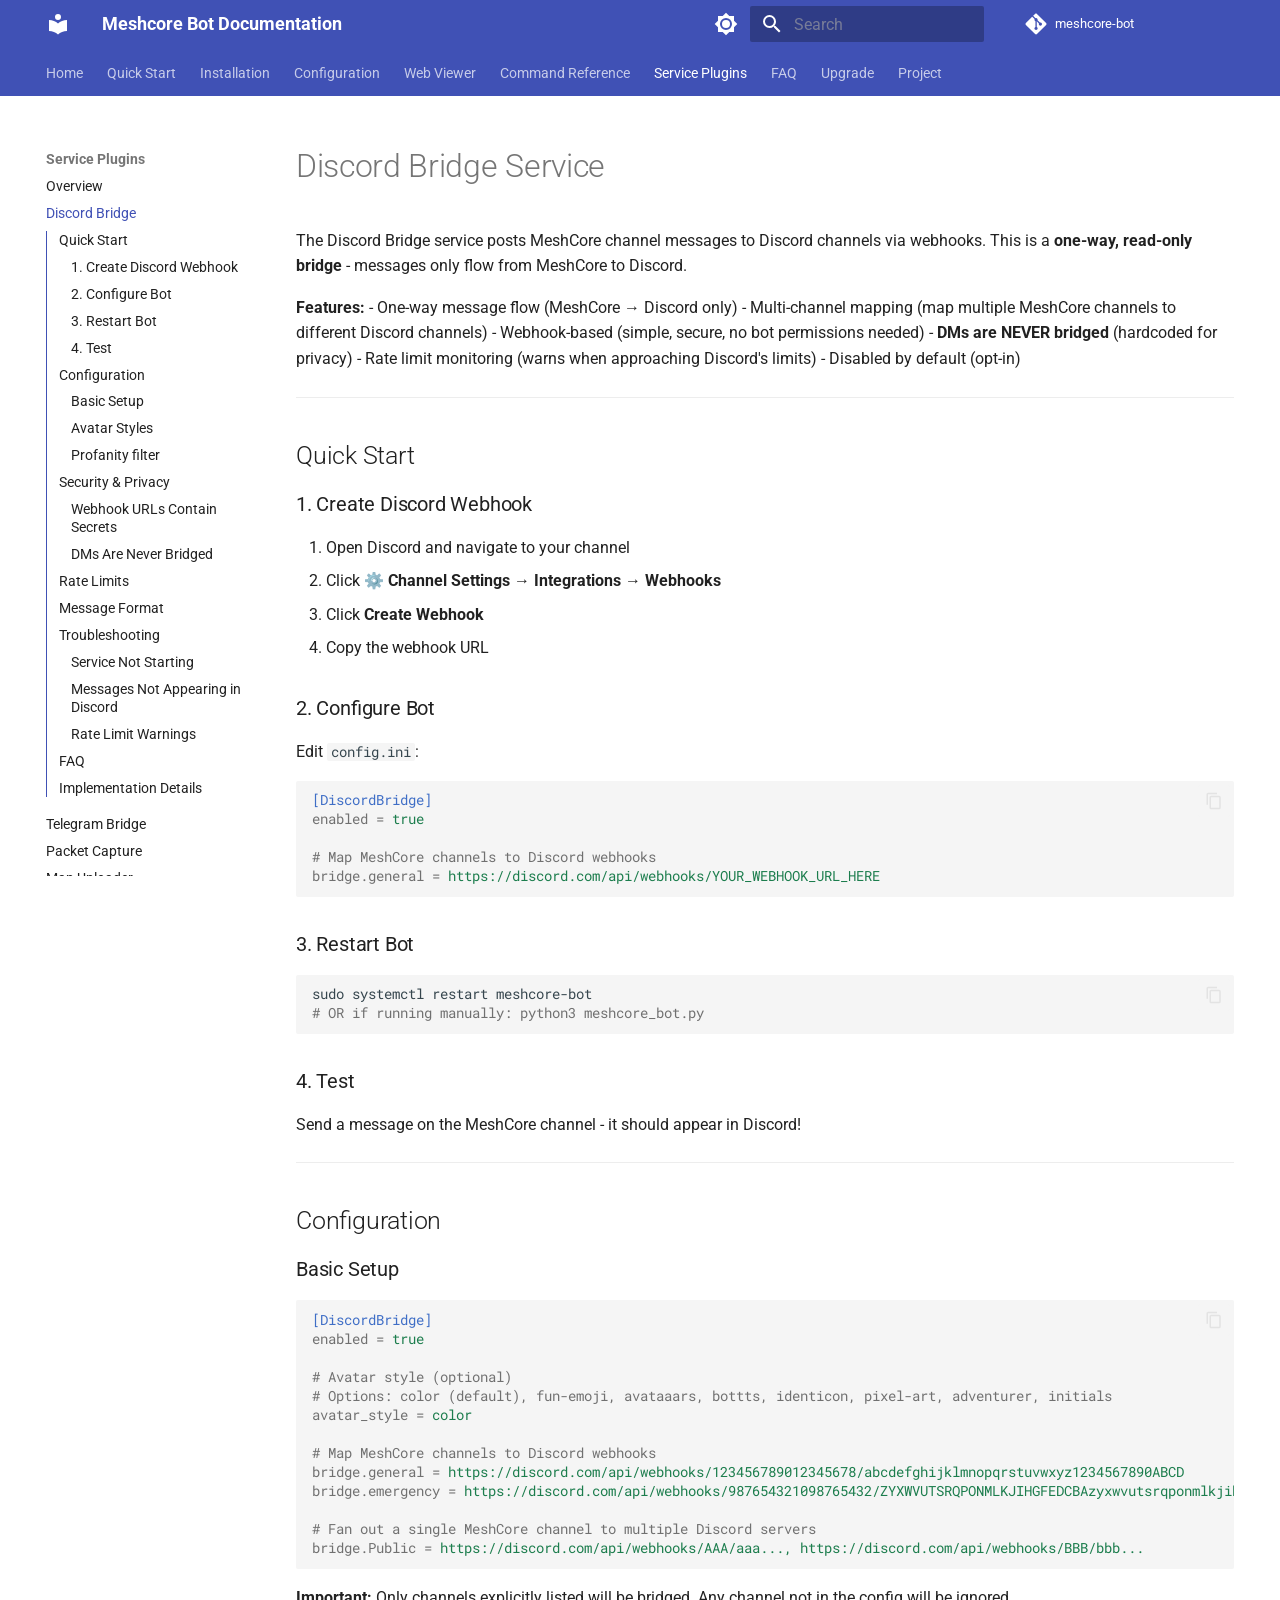
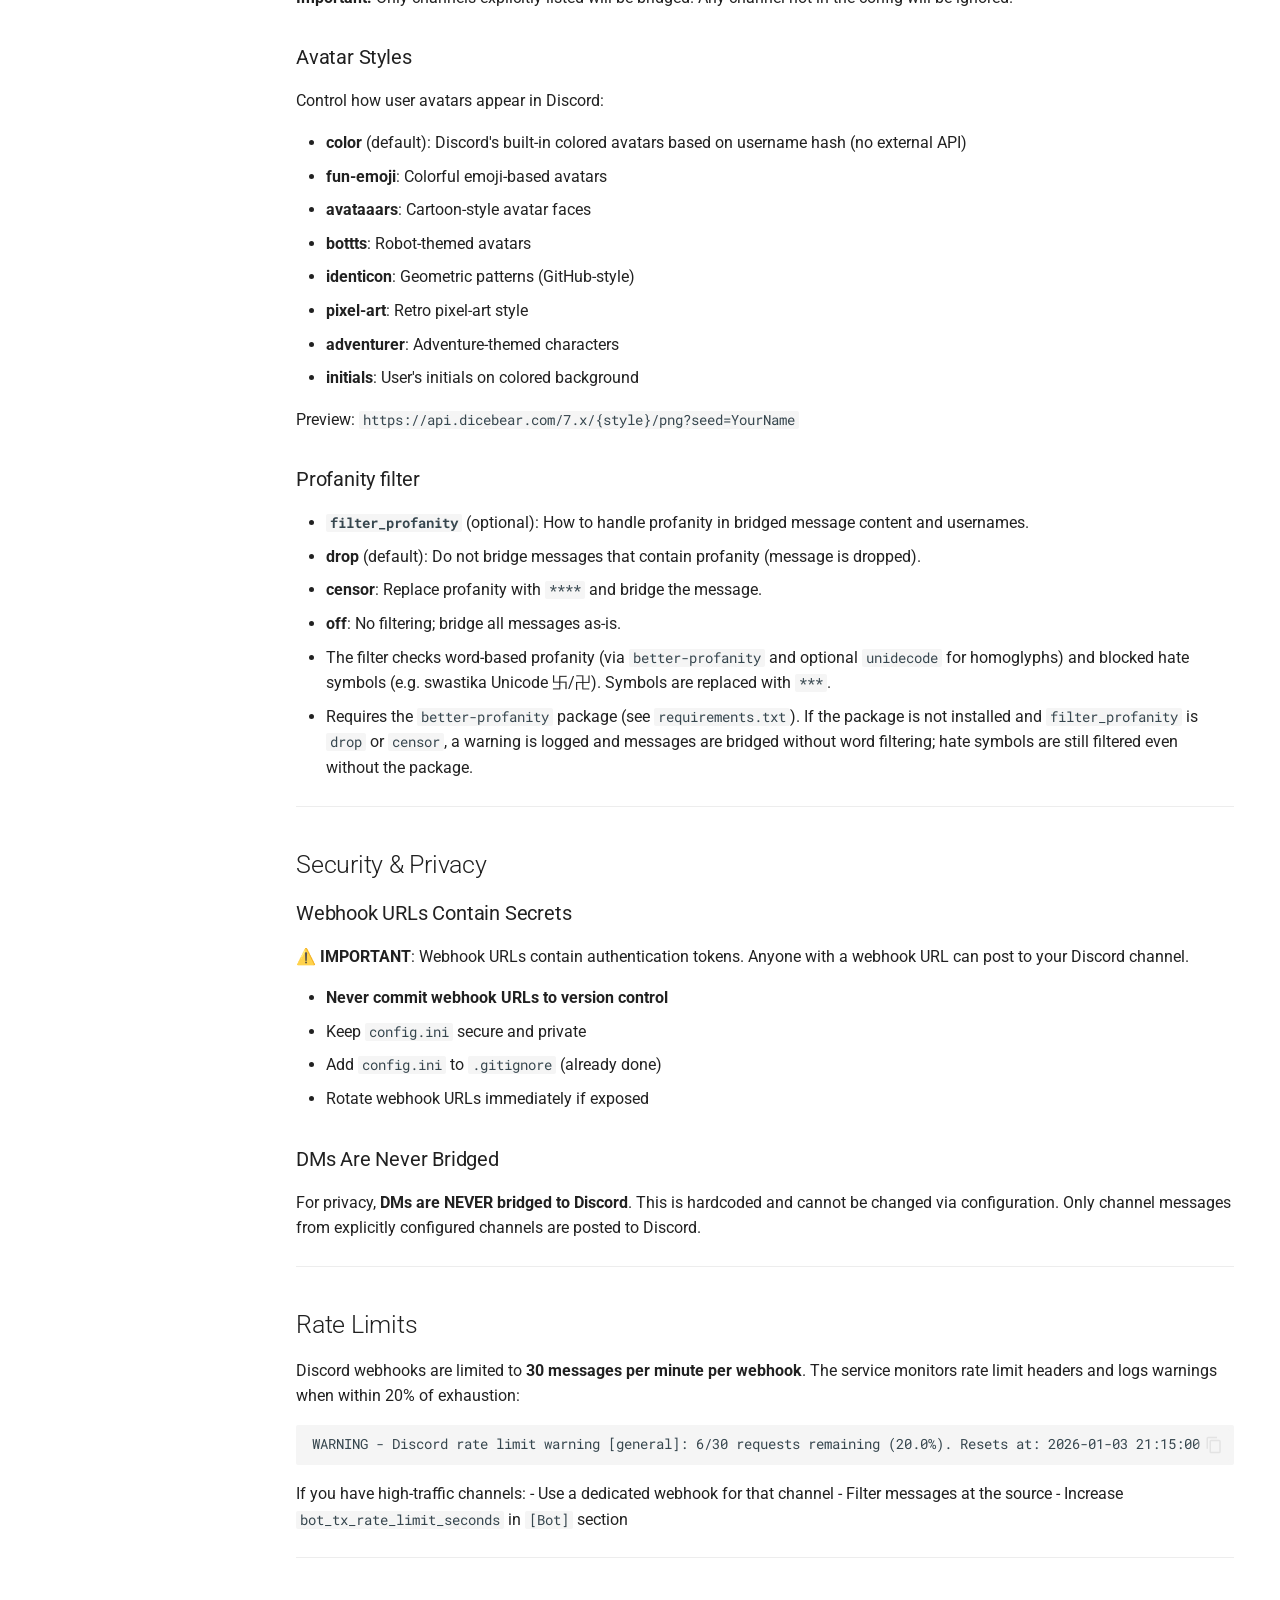
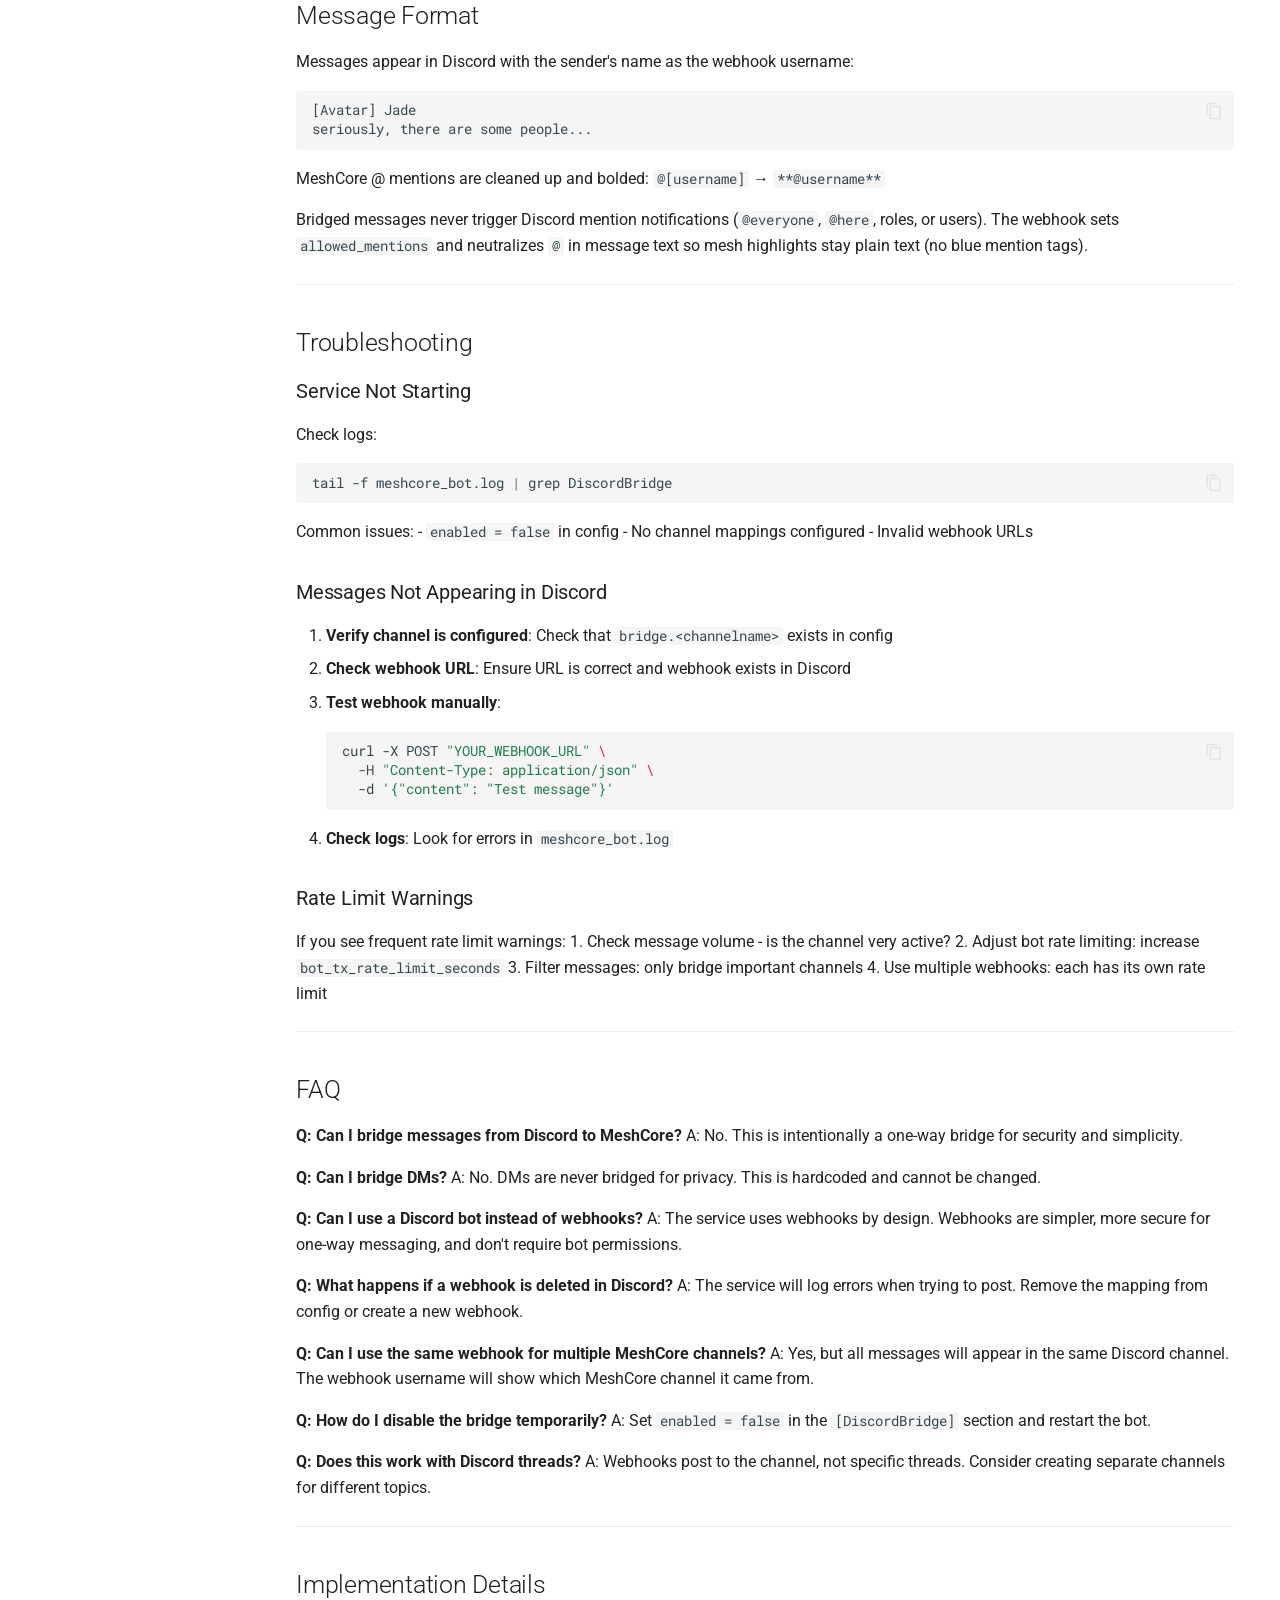
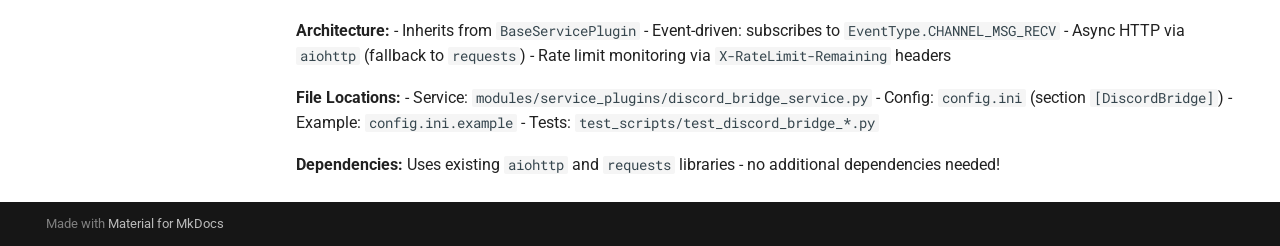
<file: discord-bridge/index.html>
<!doctype html>
<html lang="en" class="no-js">
  <head>
    
      <meta charset="utf-8">
      <meta name="viewport" content="width=device-width,initial-scale=1">
      
        <meta name="description" content="Documentation for the MeshCore bot and its services">
      
      
      
        <link rel="canonical" href="https://agessaman.github.io/meshcore-bot/discord-bridge/">
      
      
        <link rel="prev" href="../service-plugins/">
      
      
        <link rel="next" href="../telegram-bridge/">
      
      
        
      
      
      <link rel="icon" href="../assets/images/favicon.png">
      <meta name="generator" content="mkdocs-1.6.1, mkdocs-material-9.8.0">
    
    
      
        <title>Discord Bridge - Meshcore Bot Documentation</title>
      
    
    
      <link rel="stylesheet" href="../assets/stylesheets/main.57a0d79d.min.css">
      
        
        <link rel="stylesheet" href="../assets/stylesheets/palette.fb2fffe2.min.css">
      
      


    
    
      
    
    
      
        
        
        <link rel="preconnect" href="https://fonts.gstatic.com" crossorigin>
        <link rel="stylesheet" href="https://fonts.googleapis.com/css?family=Roboto:300,300i,400,400i,700,700i%7CRoboto+Mono:400,400i,700,700i&display=fallback">
        <style>:root{--md-text-font:"Roboto";--md-code-font:"Roboto Mono"}</style>
      
    
    
    <script>__md_scope=new URL("..",location),__md_hash=e=>[...e].reduce(((e,_)=>(e<<5)-e+_.charCodeAt(0)),0),__md_get=(e,_=localStorage,t=__md_scope)=>JSON.parse(_.getItem(t.pathname+"."+e)),__md_set=(e,_,t=localStorage,a=__md_scope)=>{try{t.setItem(a.pathname+"."+e,JSON.stringify(_))}catch(e){}}</script>
    
      

    
    
  </head>
  
  
    
    
      
    
    
    
    
    <body dir="ltr" data-md-color-scheme="default" data-md-color-primary="indigo" data-md-color-accent="cyan">
  
    
    <input class="md-toggle" data-md-toggle="drawer" type="checkbox" id="__drawer" autocomplete="off">
    <input class="md-toggle" data-md-toggle="search" type="checkbox" id="__search" autocomplete="off">
    <label class="md-overlay" for="__drawer"></label>
    <div data-md-component="skip">
      
        
        <a href="#discord-bridge-service" class="md-skip">
          Skip to content
        </a>
      
    </div>
    <div data-md-component="announce">
      
    </div>
    
    
      

<header class="md-header" data-md-component="header">
  <nav class="md-header__inner md-grid" aria-label="Header">
    <a href=".." title="Meshcore Bot Documentation" class="md-header__button md-logo" aria-label="Meshcore Bot Documentation" data-md-component="logo">
      
  
  <svg xmlns="http://www.w3.org/2000/svg" viewBox="0 0 24 24"><path d="M12 8a3 3 0 0 0 3-3 3 3 0 0 0-3-3 3 3 0 0 0-3 3 3 3 0 0 0 3 3m0 3.54C9.64 9.35 6.5 8 3 8v11c3.5 0 6.64 1.35 9 3.54 2.36-2.19 5.5-3.54 9-3.54V8c-3.5 0-6.64 1.35-9 3.54"/></svg>

    </a>
    <label class="md-header__button md-icon" for="__drawer">
      
      <svg xmlns="http://www.w3.org/2000/svg" viewBox="0 0 24 24"><path d="M3 6h18v2H3zm0 5h18v2H3zm0 5h18v2H3z"/></svg>
    </label>
    <div class="md-header__title" data-md-component="header-title">
      <div class="md-header__ellipsis">
        <div class="md-header__topic">
          <span class="md-ellipsis">
            Meshcore Bot Documentation
          </span>
        </div>
        <div class="md-header__topic" data-md-component="header-topic">
          <span class="md-ellipsis">
            
              Discord Bridge
            
          </span>
        </div>
      </div>
    </div>
    
      
        <form class="md-header__option" data-md-component="palette">
  
    
    
    
    <input class="md-option" data-md-color-media="" data-md-color-scheme="default" data-md-color-primary="indigo" data-md-color-accent="cyan"  aria-label="Switch to dark mode"  type="radio" name="__palette" id="__palette_0">
    
      <label class="md-header__button md-icon" title="Switch to dark mode" for="__palette_1" hidden>
        <svg xmlns="http://www.w3.org/2000/svg" viewBox="0 0 24 24"><path d="M12 8a4 4 0 0 0-4 4 4 4 0 0 0 4 4 4 4 0 0 0 4-4 4 4 0 0 0-4-4m0 10a6 6 0 0 1-6-6 6 6 0 0 1 6-6 6 6 0 0 1 6 6 6 6 0 0 1-6 6m8-9.31V4h-4.69L12 .69 8.69 4H4v4.69L.69 12 4 15.31V20h4.69L12 23.31 15.31 20H20v-4.69L23.31 12z"/></svg>
      </label>
    
  
    
    
    
    <input class="md-option" data-md-color-media="" data-md-color-scheme="slate" data-md-color-primary="indigo" data-md-color-accent="cyan"  aria-label="Switch to light mode"  type="radio" name="__palette" id="__palette_1">
    
      <label class="md-header__button md-icon" title="Switch to light mode" for="__palette_0" hidden>
        <svg xmlns="http://www.w3.org/2000/svg" viewBox="0 0 24 24"><path d="M12 18c-.89 0-1.74-.2-2.5-.55C11.56 16.5 13 14.42 13 12s-1.44-4.5-3.5-5.45C10.26 6.2 11.11 6 12 6a6 6 0 0 1 6 6 6 6 0 0 1-6 6m8-9.31V4h-4.69L12 .69 8.69 4H4v4.69L.69 12 4 15.31V20h4.69L12 23.31 15.31 20H20v-4.69L23.31 12z"/></svg>
      </label>
    
  
</form>
      
    
    
      <script>var palette=__md_get("__palette");if(palette&&palette.color){if("(prefers-color-scheme)"===palette.color.media){var media=matchMedia("(prefers-color-scheme: light)"),input=document.querySelector(media.matches?"[data-md-color-media='(prefers-color-scheme: light)']":"[data-md-color-media='(prefers-color-scheme: dark)']");palette.color.media=input.getAttribute("data-md-color-media"),palette.color.scheme=input.getAttribute("data-md-color-scheme"),palette.color.primary=input.getAttribute("data-md-color-primary"),palette.color.accent=input.getAttribute("data-md-color-accent")}for(var[key,value]of Object.entries(palette.color))document.body.setAttribute("data-md-color-"+key,value)}</script>
    
    
    
      
      
        <label class="md-header__button md-icon" for="__search">
          
          <svg xmlns="http://www.w3.org/2000/svg" viewBox="0 0 24 24"><path d="M9.5 3A6.5 6.5 0 0 1 16 9.5c0 1.61-.59 3.09-1.56 4.23l.27.27h.79l5 5-1.5 1.5-5-5v-.79l-.27-.27A6.52 6.52 0 0 1 9.5 16 6.5 6.5 0 0 1 3 9.5 6.5 6.5 0 0 1 9.5 3m0 2C7 5 5 7 5 9.5S7 14 9.5 14 14 12 14 9.5 12 5 9.5 5"/></svg>
        </label>
        <div class="md-search" data-md-component="search" role="dialog">
  <label class="md-search__overlay" for="__search"></label>
  <div class="md-search__inner" role="search">
    <form class="md-search__form" name="search">
      <input type="text" class="md-search__input" name="query" aria-label="Search" placeholder="Search" autocapitalize="off" autocorrect="off" autocomplete="off" spellcheck="false" data-md-component="search-query" required>
      <label class="md-search__icon md-icon" for="__search">
        
        <svg xmlns="http://www.w3.org/2000/svg" viewBox="0 0 24 24"><path d="M9.5 3A6.5 6.5 0 0 1 16 9.5c0 1.61-.59 3.09-1.56 4.23l.27.27h.79l5 5-1.5 1.5-5-5v-.79l-.27-.27A6.52 6.52 0 0 1 9.5 16 6.5 6.5 0 0 1 3 9.5 6.5 6.5 0 0 1 9.5 3m0 2C7 5 5 7 5 9.5S7 14 9.5 14 14 12 14 9.5 12 5 9.5 5"/></svg>
        
        <svg xmlns="http://www.w3.org/2000/svg" viewBox="0 0 24 24"><path d="M20 11v2H8l5.5 5.5-1.42 1.42L4.16 12l7.92-7.92L13.5 5.5 8 11z"/></svg>
      </label>
      <nav class="md-search__options" aria-label="Search">
        
        <button type="reset" class="md-search__icon md-icon" title="Clear" aria-label="Clear" tabindex="-1">
          
          <svg xmlns="http://www.w3.org/2000/svg" viewBox="0 0 24 24"><path d="M19 6.41 17.59 5 12 10.59 6.41 5 5 6.41 10.59 12 5 17.59 6.41 19 12 13.41 17.59 19 19 17.59 13.41 12z"/></svg>
        </button>
      </nav>
      
    </form>
    <div class="md-search__output">
      <div class="md-search__scrollwrap" tabindex="0" data-md-scrollfix>
        <div class="md-search-result" data-md-component="search-result">
          <div class="md-search-result__meta">
            Initializing search
          </div>
          <ol class="md-search-result__list" role="presentation"></ol>
        </div>
      </div>
    </div>
  </div>
</div>
      
    
    
      <div class="md-header__source">
        <a href="https://github.com/agessaman/meshcore-bot" title="Go to repository" class="md-source" data-md-component="source">
  <div class="md-source__icon md-icon">
    
    <svg xmlns="http://www.w3.org/2000/svg" viewBox="0 0 448 512"><!--! Font Awesome Free 7.1.0 by @fontawesome - https://fontawesome.com License - https://fontawesome.com/license/free (Icons: CC BY 4.0, Fonts: SIL OFL 1.1, Code: MIT License) Copyright 2025 Fonticons, Inc.--><path d="M439.6 236.1 244 40.5c-5.4-5.5-12.8-8.5-20.4-8.5s-15 3-20.4 8.4L162.5 81l51.5 51.5c27.1-9.1 52.7 16.8 43.4 43.7l49.7 49.7c34.2-11.8 61.2 31 35.5 56.7-26.5 26.5-70.2-2.9-56-37.3L240.3 199v121.9c25.3 12.5 22.3 41.8 9.1 55-6.4 6.4-15.2 10.1-24.3 10.1s-17.8-3.6-24.3-10.1c-17.6-17.6-11.1-46.9 11.2-56v-123c-20.8-8.5-24.6-30.7-18.6-45L142.6 101 8.5 235.1C3 240.6 0 247.9 0 255.5s3 15 8.5 20.4l195.6 195.7c5.4 5.4 12.7 8.4 20.4 8.4s15-3 20.4-8.4l194.7-194.7c5.4-5.4 8.4-12.8 8.4-20.4s-3-15-8.4-20.4"/></svg>
  </div>
  <div class="md-source__repository">
    meshcore-bot
  </div>
</a>
      </div>
    
  </nav>
  
</header>
    
    <div class="md-container" data-md-component="container">
      
      
        
          
            
<nav class="md-tabs" aria-label="Tabs" data-md-component="tabs">
  <div class="md-grid">
    <ul class="md-tabs__list">
      
        
  
  
  
  
    <li class="md-tabs__item">
      <a href=".." class="md-tabs__link">
        
  
  
    
  
  Home

      </a>
    </li>
  

      
        
  
  
  
  
    <li class="md-tabs__item">
      <a href="../getting-started/" class="md-tabs__link">
        
  
  
    
  
  Quick Start

      </a>
    </li>
  

      
        
  
  
  
  
    
    
      <li class="md-tabs__item">
        <a href="../installation/" class="md-tabs__link">
          
  
  
  Installation

        </a>
      </li>
    
  

      
        
  
  
  
  
    
    
      <li class="md-tabs__item">
        <a href="../configuration/" class="md-tabs__link">
          
  
  
  Configuration

        </a>
      </li>
    
  

      
        
  
  
  
  
    <li class="md-tabs__item">
      <a href="../web-viewer/" class="md-tabs__link">
        
  
  
    
  
  Web Viewer

      </a>
    </li>
  

      
        
  
  
  
  
    
    
      <li class="md-tabs__item">
        <a href="../command-reference/" class="md-tabs__link">
          
  
  
  Command Reference

        </a>
      </li>
    
  

      
        
  
  
  
    
  
  
    
    
      <li class="md-tabs__item md-tabs__item--active">
        <a href="../service-plugins/" class="md-tabs__link">
          
  
  
  Service Plugins

        </a>
      </li>
    
  

      
        
  
  
  
  
    <li class="md-tabs__item">
      <a href="../faq/" class="md-tabs__link">
        
  
  
    
  
  FAQ

      </a>
    </li>
  

      
        
  
  
  
  
    <li class="md-tabs__item">
      <a href="../upgrade/" class="md-tabs__link">
        
  
  
    
  
  Upgrade

      </a>
    </li>
  

      
        
  
  
  
  
    
    
      <li class="md-tabs__item">
        <a href="../solar-conditions-provenance/" class="md-tabs__link">
          
  
  
  Project

        </a>
      </li>
    
  

      
    </ul>
  </div>
</nav>
          
        
      
      <main class="md-main" data-md-component="main">
        <div class="md-main__inner md-grid">
          
            
              
              <div class="md-sidebar md-sidebar--primary" data-md-component="sidebar" data-md-type="navigation" >
                <div class="md-sidebar__scrollwrap">
                  <div class="md-sidebar__inner">
                    


  


  

<nav class="md-nav md-nav--primary md-nav--lifted md-nav--integrated" aria-label="Navigation" data-md-level="0">
  <label class="md-nav__title" for="__drawer">
    <a href=".." title="Meshcore Bot Documentation" class="md-nav__button md-logo" aria-label="Meshcore Bot Documentation" data-md-component="logo">
      
  
  <svg xmlns="http://www.w3.org/2000/svg" viewBox="0 0 24 24"><path d="M12 8a3 3 0 0 0 3-3 3 3 0 0 0-3-3 3 3 0 0 0-3 3 3 3 0 0 0 3 3m0 3.54C9.64 9.35 6.5 8 3 8v11c3.5 0 6.64 1.35 9 3.54 2.36-2.19 5.5-3.54 9-3.54V8c-3.5 0-6.64 1.35-9 3.54"/></svg>

    </a>
    Meshcore Bot Documentation
  </label>
  
    <div class="md-nav__source">
      <a href="https://github.com/agessaman/meshcore-bot" title="Go to repository" class="md-source" data-md-component="source">
  <div class="md-source__icon md-icon">
    
    <svg xmlns="http://www.w3.org/2000/svg" viewBox="0 0 448 512"><!--! Font Awesome Free 7.1.0 by @fontawesome - https://fontawesome.com License - https://fontawesome.com/license/free (Icons: CC BY 4.0, Fonts: SIL OFL 1.1, Code: MIT License) Copyright 2025 Fonticons, Inc.--><path d="M439.6 236.1 244 40.5c-5.4-5.5-12.8-8.5-20.4-8.5s-15 3-20.4 8.4L162.5 81l51.5 51.5c27.1-9.1 52.7 16.8 43.4 43.7l49.7 49.7c34.2-11.8 61.2 31 35.5 56.7-26.5 26.5-70.2-2.9-56-37.3L240.3 199v121.9c25.3 12.5 22.3 41.8 9.1 55-6.4 6.4-15.2 10.1-24.3 10.1s-17.8-3.6-24.3-10.1c-17.6-17.6-11.1-46.9 11.2-56v-123c-20.8-8.5-24.6-30.7-18.6-45L142.6 101 8.5 235.1C3 240.6 0 247.9 0 255.5s3 15 8.5 20.4l195.6 195.7c5.4 5.4 12.7 8.4 20.4 8.4s15-3 20.4-8.4l194.7-194.7c5.4-5.4 8.4-12.8 8.4-20.4s-3-15-8.4-20.4"/></svg>
  </div>
  <div class="md-source__repository">
    meshcore-bot
  </div>
</a>
    </div>
  
  <ul class="md-nav__list" data-md-scrollfix>
    
      
      
  
  
  
  
    <li class="md-nav__item">
      <a href=".." class="md-nav__link">
        
  
  
  <span class="md-ellipsis">
    
  
    Home
  

    
  </span>
  
  

      </a>
    </li>
  

    
      
      
  
  
  
  
    <li class="md-nav__item">
      <a href="../getting-started/" class="md-nav__link">
        
  
  
  <span class="md-ellipsis">
    
  
    Quick Start
  

    
  </span>
  
  

      </a>
    </li>
  

    
      
      
  
  
  
  
    
    
    
    
      
      
        
      
    
    
    <li class="md-nav__item md-nav__item--nested">
      
        
        
        <input class="md-nav__toggle md-toggle " type="checkbox" id="__nav_3" >
        
          
          <label class="md-nav__link" for="__nav_3" id="__nav_3_label" tabindex="0">
            
  
  
  <span class="md-ellipsis">
    
  
    Installation
  

    
  </span>
  
  

            <span class="md-nav__icon md-icon"></span>
          </label>
        
        <nav class="md-nav" data-md-level="1" aria-labelledby="__nav_3_label" aria-expanded="false">
          <label class="md-nav__title" for="__nav_3">
            <span class="md-nav__icon md-icon"></span>
            
  
    Installation
  

          </label>
          <ul class="md-nav__list" data-md-scrollfix>
            
              
                
  
  
  
  
    <li class="md-nav__item">
      <a href="../installation/" class="md-nav__link">
        
  
  
  <span class="md-ellipsis">
    
  
    Overview
  

    
  </span>
  
  

      </a>
    </li>
  

              
            
              
                
  
  
  
  
    <li class="md-nav__item">
      <a href="../docker/" class="md-nav__link">
        
  
  
  <span class="md-ellipsis">
    
  
    Docker
  

    
  </span>
  
  

      </a>
    </li>
  

              
            
              
                
  
  
  
  
    <li class="md-nav__item">
      <a href="../service-installation/" class="md-nav__link">
        
  
  
  <span class="md-ellipsis">
    
  
    Service
  

    
  </span>
  
  

      </a>
    </li>
  

              
            
          </ul>
        </nav>
      
    </li>
  

    
      
      
  
  
  
  
    
    
    
    
      
      
        
      
    
    
    <li class="md-nav__item md-nav__item--nested">
      
        
        
        <input class="md-nav__toggle md-toggle " type="checkbox" id="__nav_4" >
        
          
          <label class="md-nav__link" for="__nav_4" id="__nav_4_label" tabindex="0">
            
  
  
  <span class="md-ellipsis">
    
  
    Configuration
  

    
  </span>
  
  

            <span class="md-nav__icon md-icon"></span>
          </label>
        
        <nav class="md-nav" data-md-level="1" aria-labelledby="__nav_4_label" aria-expanded="false">
          <label class="md-nav__title" for="__nav_4">
            <span class="md-nav__icon md-icon"></span>
            
  
    Configuration
  

          </label>
          <ul class="md-nav__list" data-md-scrollfix>
            
              
                
  
  
  
  
    <li class="md-nav__item">
      <a href="../configuration/" class="md-nav__link">
        
  
  
  <span class="md-ellipsis">
    
  
    Overview
  

    
  </span>
  
  

      </a>
    </li>
  

              
            
              
                
  
  
  
  
    <li class="md-nav__item">
      <a href="../data-retention/" class="md-nav__link">
        
  
  
  <span class="md-ellipsis">
    
  
    Data retention
  

    
  </span>
  
  

      </a>
    </li>
  

              
            
              
                
  
  
  
  
    <li class="md-nav__item">
      <a href="../local-plugins/" class="md-nav__link">
        
  
  
  <span class="md-ellipsis">
    
  
    Local plugins and services
  

    
  </span>
  
  

      </a>
    </li>
  

              
            
              
                
  
  
  
  
    <li class="md-nav__item">
      <a href="../checkin-api/" class="md-nav__link">
        
  
  
  <span class="md-ellipsis">
    
  
    Check-in API
  

    
  </span>
  
  

      </a>
    </li>
  

              
            
              
                
  
  
  
  
    <li class="md-nav__item">
      <a href="../path-command-config/" class="md-nav__link">
        
  
  
  <span class="md-ellipsis">
    
  
    Path Command
  

    
  </span>
  
  

      </a>
    </li>
  

              
            
              
                
  
  
  
  
    <li class="md-nav__item">
      <a href="../config-validation/" class="md-nav__link">
        
  
  
  <span class="md-ellipsis">
    
  
    Config validation
  

    
  </span>
  
  

      </a>
    </li>
  

              
            
              
                
  
  
  
  
    <li class="md-nav__item">
      <a href="../region-warnings/" class="md-nav__link">
        
  
  
  <span class="md-ellipsis">
    
  
    Region warnings
  

    
  </span>
  
  

      </a>
    </li>
  

              
            
          </ul>
        </nav>
      
    </li>
  

    
      
      
  
  
  
  
    <li class="md-nav__item">
      <a href="../web-viewer/" class="md-nav__link">
        
  
  
  <span class="md-ellipsis">
    
  
    Web Viewer
  

    
  </span>
  
  

      </a>
    </li>
  

    
      
      
  
  
  
  
    
    
    
    
      
      
        
      
    
    
    <li class="md-nav__item md-nav__item--nested">
      
        
        
        <input class="md-nav__toggle md-toggle " type="checkbox" id="__nav_6" >
        
          
          <label class="md-nav__link" for="__nav_6" id="__nav_6_label" tabindex="0">
            
  
  
  <span class="md-ellipsis">
    
  
    Command Reference
  

    
  </span>
  
  

            <span class="md-nav__icon md-icon"></span>
          </label>
        
        <nav class="md-nav" data-md-level="1" aria-labelledby="__nav_6_label" aria-expanded="false">
          <label class="md-nav__title" for="__nav_6">
            <span class="md-nav__icon md-icon"></span>
            
  
    Command Reference
  

          </label>
          <ul class="md-nav__list" data-md-scrollfix>
            
              
                
  
  
  
  
    <li class="md-nav__item">
      <a href="../command-reference/" class="md-nav__link">
        
  
  
  <span class="md-ellipsis">
    
  
    Overview
  

    
  </span>
  
  

      </a>
    </li>
  

              
            
              
                
  
  
  
  
    <li class="md-nav__item">
      <a href="../repeater-commands/" class="md-nav__link">
        
  
  
  <span class="md-ellipsis">
    
  
    Repeater Commands
  

    
  </span>
  
  

      </a>
    </li>
  

              
            
              
                
  
  
  
  
    <li class="md-nav__item">
      <a href="../command-reference-website/" class="md-nav__link">
        
  
  
  <span class="md-ellipsis">
    
  
    Custom Command Website
  

    
  </span>
  
  

      </a>
    </li>
  

              
            
              
                
  
  
  
  
    <li class="md-nav__item">
      <a href="../develop-command-scripts/" class="md-nav__link">
        
  
  
  <span class="md-ellipsis">
    
  
    Developing Commands
  

    
  </span>
  
  

      </a>
    </li>
  

              
            
          </ul>
        </nav>
      
    </li>
  

    
      
      
  
  
    
  
  
  
    
    
    
    
      
        
        
      
      
        
      
    
    
    <li class="md-nav__item md-nav__item--active md-nav__item--section md-nav__item--nested">
      
        
        
        <input class="md-nav__toggle md-toggle " type="checkbox" id="__nav_7" checked>
        
          
          <label class="md-nav__link" for="__nav_7" id="__nav_7_label" tabindex="">
            
  
  
  <span class="md-ellipsis">
    
  
    Service Plugins
  

    
  </span>
  
  

            <span class="md-nav__icon md-icon"></span>
          </label>
        
        <nav class="md-nav" data-md-level="1" aria-labelledby="__nav_7_label" aria-expanded="true">
          <label class="md-nav__title" for="__nav_7">
            <span class="md-nav__icon md-icon"></span>
            
  
    Service Plugins
  

          </label>
          <ul class="md-nav__list" data-md-scrollfix>
            
              
                
  
  
  
  
    <li class="md-nav__item">
      <a href="../service-plugins/" class="md-nav__link">
        
  
  
  <span class="md-ellipsis">
    
  
    Overview
  

    
  </span>
  
  

      </a>
    </li>
  

              
            
              
                
  
  
    
  
  
  
    <li class="md-nav__item md-nav__item--active">
      
      <input class="md-nav__toggle md-toggle" type="checkbox" id="__toc">
      
      
        
      
      
        <label class="md-nav__link md-nav__link--active" for="__toc">
          
  
  
  <span class="md-ellipsis">
    
  
    Discord Bridge
  

    
  </span>
  
  

          <span class="md-nav__icon md-icon"></span>
        </label>
      
      <a href="./" class="md-nav__link md-nav__link--active">
        
  
  
  <span class="md-ellipsis">
    
  
    Discord Bridge
  

    
  </span>
  
  

      </a>
      
        

<nav class="md-nav md-nav--secondary" aria-label="Table of contents">
  
  
  
    
  
  
    <label class="md-nav__title" for="__toc">
      <span class="md-nav__icon md-icon"></span>
      Table of contents
    </label>
    <ul class="md-nav__list" data-md-component="toc" data-md-scrollfix>
      
        <li class="md-nav__item">
  <a href="#quick-start" class="md-nav__link">
    <span class="md-ellipsis">
      
        Quick Start
      
    </span>
  </a>
  
    <nav class="md-nav" aria-label="Quick Start">
      <ul class="md-nav__list">
        
          <li class="md-nav__item">
  <a href="#1-create-discord-webhook" class="md-nav__link">
    <span class="md-ellipsis">
      
        1. Create Discord Webhook
      
    </span>
  </a>
  
</li>
        
          <li class="md-nav__item">
  <a href="#2-configure-bot" class="md-nav__link">
    <span class="md-ellipsis">
      
        2. Configure Bot
      
    </span>
  </a>
  
</li>
        
          <li class="md-nav__item">
  <a href="#3-restart-bot" class="md-nav__link">
    <span class="md-ellipsis">
      
        3. Restart Bot
      
    </span>
  </a>
  
</li>
        
          <li class="md-nav__item">
  <a href="#4-test" class="md-nav__link">
    <span class="md-ellipsis">
      
        4. Test
      
    </span>
  </a>
  
</li>
        
      </ul>
    </nav>
  
</li>
      
        <li class="md-nav__item">
  <a href="#configuration" class="md-nav__link">
    <span class="md-ellipsis">
      
        Configuration
      
    </span>
  </a>
  
    <nav class="md-nav" aria-label="Configuration">
      <ul class="md-nav__list">
        
          <li class="md-nav__item">
  <a href="#basic-setup" class="md-nav__link">
    <span class="md-ellipsis">
      
        Basic Setup
      
    </span>
  </a>
  
</li>
        
          <li class="md-nav__item">
  <a href="#avatar-styles" class="md-nav__link">
    <span class="md-ellipsis">
      
        Avatar Styles
      
    </span>
  </a>
  
</li>
        
          <li class="md-nav__item">
  <a href="#profanity-filter" class="md-nav__link">
    <span class="md-ellipsis">
      
        Profanity filter
      
    </span>
  </a>
  
</li>
        
      </ul>
    </nav>
  
</li>
      
        <li class="md-nav__item">
  <a href="#security-privacy" class="md-nav__link">
    <span class="md-ellipsis">
      
        Security &amp; Privacy
      
    </span>
  </a>
  
    <nav class="md-nav" aria-label="Security &amp; Privacy">
      <ul class="md-nav__list">
        
          <li class="md-nav__item">
  <a href="#webhook-urls-contain-secrets" class="md-nav__link">
    <span class="md-ellipsis">
      
        Webhook URLs Contain Secrets
      
    </span>
  </a>
  
</li>
        
          <li class="md-nav__item">
  <a href="#dms-are-never-bridged" class="md-nav__link">
    <span class="md-ellipsis">
      
        DMs Are Never Bridged
      
    </span>
  </a>
  
</li>
        
      </ul>
    </nav>
  
</li>
      
        <li class="md-nav__item">
  <a href="#rate-limits" class="md-nav__link">
    <span class="md-ellipsis">
      
        Rate Limits
      
    </span>
  </a>
  
</li>
      
        <li class="md-nav__item">
  <a href="#message-format" class="md-nav__link">
    <span class="md-ellipsis">
      
        Message Format
      
    </span>
  </a>
  
</li>
      
        <li class="md-nav__item">
  <a href="#troubleshooting" class="md-nav__link">
    <span class="md-ellipsis">
      
        Troubleshooting
      
    </span>
  </a>
  
    <nav class="md-nav" aria-label="Troubleshooting">
      <ul class="md-nav__list">
        
          <li class="md-nav__item">
  <a href="#service-not-starting" class="md-nav__link">
    <span class="md-ellipsis">
      
        Service Not Starting
      
    </span>
  </a>
  
</li>
        
          <li class="md-nav__item">
  <a href="#messages-not-appearing-in-discord" class="md-nav__link">
    <span class="md-ellipsis">
      
        Messages Not Appearing in Discord
      
    </span>
  </a>
  
</li>
        
          <li class="md-nav__item">
  <a href="#rate-limit-warnings" class="md-nav__link">
    <span class="md-ellipsis">
      
        Rate Limit Warnings
      
    </span>
  </a>
  
</li>
        
      </ul>
    </nav>
  
</li>
      
        <li class="md-nav__item">
  <a href="#faq" class="md-nav__link">
    <span class="md-ellipsis">
      
        FAQ
      
    </span>
  </a>
  
</li>
      
        <li class="md-nav__item">
  <a href="#implementation-details" class="md-nav__link">
    <span class="md-ellipsis">
      
        Implementation Details
      
    </span>
  </a>
  
</li>
      
    </ul>
  
</nav>
      
    </li>
  

              
            
              
                
  
  
  
  
    <li class="md-nav__item">
      <a href="../telegram-bridge/" class="md-nav__link">
        
  
  
  <span class="md-ellipsis">
    
  
    Telegram Bridge
  

    
  </span>
  
  

      </a>
    </li>
  

              
            
              
                
  
  
  
  
    <li class="md-nav__item">
      <a href="../packet-capture/" class="md-nav__link">
        
  
  
  <span class="md-ellipsis">
    
  
    Packet Capture
  

    
  </span>
  
  

      </a>
    </li>
  

              
            
              
                
  
  
  
  
    <li class="md-nav__item">
      <a href="../map-uploader/" class="md-nav__link">
        
  
  
  <span class="md-ellipsis">
    
  
    Map Uploader
  

    
  </span>
  
  

      </a>
    </li>
  

              
            
              
                
  
  
  
  
    <li class="md-nav__item">
      <a href="../weather-service/" class="md-nav__link">
        
  
  
  <span class="md-ellipsis">
    
  
    Weather Service
  

    
  </span>
  
  

      </a>
    </li>
  

              
            
              
                
  
  
  
  
    <li class="md-nav__item">
      <a href="../earthquake-service/" class="md-nav__link">
        
  
  
  <span class="md-ellipsis">
    
  
    Earthquake Service
  

    
  </span>
  
  

      </a>
    </li>
  

              
            
              
                
  
  
  
  
    <li class="md-nav__item">
      <a href="../repeater-prefix-collision-service/" class="md-nav__link">
        
  
  
  <span class="md-ellipsis">
    
  
    Repeater Prefix Collision
  

    
  </span>
  
  

      </a>
    </li>
  

              
            
              
                
  
  
  
  
    <li class="md-nav__item">
      <a href="../worldcup/" class="md-nav__link">
        
  
  
  <span class="md-ellipsis">
    
  
    World Cup
  

    
  </span>
  
  

      </a>
    </li>
  

              
            
              
                
  
  
  
  
    <li class="md-nav__item">
      <a href="../FEEDS/" class="md-nav__link">
        
  
  
  <span class="md-ellipsis">
    
  
    Feed Management
  

    
  </span>
  
  

      </a>
    </li>
  

              
            
          </ul>
        </nav>
      
    </li>
  

    
      
      
  
  
  
  
    <li class="md-nav__item">
      <a href="../faq/" class="md-nav__link">
        
  
  
  <span class="md-ellipsis">
    
  
    FAQ
  

    
  </span>
  
  

      </a>
    </li>
  

    
      
      
  
  
  
  
    <li class="md-nav__item">
      <a href="../upgrade/" class="md-nav__link">
        
  
  
  <span class="md-ellipsis">
    
  
    Upgrade
  

    
  </span>
  
  

      </a>
    </li>
  

    
      
      
  
  
  
  
    
    
    
    
      
      
        
      
    
    
    <li class="md-nav__item md-nav__item--nested">
      
        
        
        <input class="md-nav__toggle md-toggle " type="checkbox" id="__nav_10" >
        
          
          <label class="md-nav__link" for="__nav_10" id="__nav_10_label" tabindex="0">
            
  
  
  <span class="md-ellipsis">
    
  
    Project
  

    
  </span>
  
  

            <span class="md-nav__icon md-icon"></span>
          </label>
        
        <nav class="md-nav" data-md-level="1" aria-labelledby="__nav_10_label" aria-expanded="false">
          <label class="md-nav__title" for="__nav_10">
            <span class="md-nav__icon md-icon"></span>
            
  
    Project
  

          </label>
          <ul class="md-nav__list" data-md-scrollfix>
            
              
                
  
  
  
  
    <li class="md-nav__item">
      <a href="../solar-conditions-provenance/" class="md-nav__link">
        
  
  
  <span class="md-ellipsis">
    
  
    Solar conditions provenance
  

    
  </span>
  
  

      </a>
    </li>
  

              
            
          </ul>
        </nav>
      
    </li>
  

    
  </ul>
</nav>
                  </div>
                </div>
              </div>
            
            
          
          
            <div class="md-content" data-md-component="content">
              
              <article class="md-content__inner md-typeset">
                
                  


  
  


<h1 id="discord-bridge-service">Discord Bridge Service</h1>
<p>The Discord Bridge service posts MeshCore channel messages to Discord channels via webhooks. This is a <strong>one-way, read-only bridge</strong> - messages only flow from MeshCore to Discord.</p>
<p><strong>Features:</strong>
- One-way message flow (MeshCore → Discord only)
- Multi-channel mapping (map multiple MeshCore channels to different Discord channels)
- Webhook-based (simple, secure, no bot permissions needed)
- <strong>DMs are NEVER bridged</strong> (hardcoded for privacy)
- Rate limit monitoring (warns when approaching Discord's limits)
- Disabled by default (opt-in)</p>
<hr />
<h2 id="quick-start">Quick Start</h2>
<h3 id="1-create-discord-webhook">1. Create Discord Webhook</h3>
<ol>
<li>Open Discord and navigate to your channel</li>
<li>Click <strong>⚙️ Channel Settings</strong> → <strong>Integrations</strong> → <strong>Webhooks</strong></li>
<li>Click <strong>Create Webhook</strong></li>
<li>Copy the webhook URL</li>
</ol>
<h3 id="2-configure-bot">2. Configure Bot</h3>
<p>Edit <code>config.ini</code>:</p>
<div class="highlight"><pre><span></span><code><a id="__codelineno-0-1" name="__codelineno-0-1" href="#__codelineno-0-1"></a><span class="k">[DiscordBridge]</span>
<a id="__codelineno-0-2" name="__codelineno-0-2" href="#__codelineno-0-2"></a><span class="na">enabled</span><span class="w"> </span><span class="o">=</span><span class="w"> </span><span class="s">true</span>
<a id="__codelineno-0-3" name="__codelineno-0-3" href="#__codelineno-0-3"></a>
<a id="__codelineno-0-4" name="__codelineno-0-4" href="#__codelineno-0-4"></a><span class="c1"># Map MeshCore channels to Discord webhooks</span>
<a id="__codelineno-0-5" name="__codelineno-0-5" href="#__codelineno-0-5"></a><span class="na">bridge.general</span><span class="w"> </span><span class="o">=</span><span class="w"> </span><span class="s">https://discord.com/api/webhooks/YOUR_WEBHOOK_URL_HERE</span>
</code></pre></div>
<h3 id="3-restart-bot">3. Restart Bot</h3>
<div class="highlight"><pre><span></span><code><a id="__codelineno-1-1" name="__codelineno-1-1" href="#__codelineno-1-1"></a>sudo<span class="w"> </span>systemctl<span class="w"> </span>restart<span class="w"> </span>meshcore-bot
<a id="__codelineno-1-2" name="__codelineno-1-2" href="#__codelineno-1-2"></a><span class="c1"># OR if running manually: python3 meshcore_bot.py</span>
</code></pre></div>
<h3 id="4-test">4. Test</h3>
<p>Send a message on the MeshCore channel - it should appear in Discord!</p>
<hr />
<h2 id="configuration">Configuration</h2>
<h3 id="basic-setup">Basic Setup</h3>
<div class="highlight"><pre><span></span><code><a id="__codelineno-2-1" name="__codelineno-2-1" href="#__codelineno-2-1"></a><span class="k">[DiscordBridge]</span>
<a id="__codelineno-2-2" name="__codelineno-2-2" href="#__codelineno-2-2"></a><span class="na">enabled</span><span class="w"> </span><span class="o">=</span><span class="w"> </span><span class="s">true</span>
<a id="__codelineno-2-3" name="__codelineno-2-3" href="#__codelineno-2-3"></a>
<a id="__codelineno-2-4" name="__codelineno-2-4" href="#__codelineno-2-4"></a><span class="c1"># Avatar style (optional)</span>
<a id="__codelineno-2-5" name="__codelineno-2-5" href="#__codelineno-2-5"></a><span class="c1"># Options: color (default), fun-emoji, avataaars, bottts, identicon, pixel-art, adventurer, initials</span>
<a id="__codelineno-2-6" name="__codelineno-2-6" href="#__codelineno-2-6"></a><span class="na">avatar_style</span><span class="w"> </span><span class="o">=</span><span class="w"> </span><span class="s">color</span>
<a id="__codelineno-2-7" name="__codelineno-2-7" href="#__codelineno-2-7"></a>
<a id="__codelineno-2-8" name="__codelineno-2-8" href="#__codelineno-2-8"></a><span class="c1"># Map MeshCore channels to Discord webhooks</span>
<a id="__codelineno-2-9" name="__codelineno-2-9" href="#__codelineno-2-9"></a><span class="na">bridge.general</span><span class="w"> </span><span class="o">=</span><span class="w"> </span><span class="s">https://discord.com/api/webhooks/123456789012345678/abcdefghijklmnopqrstuvwxyz1234567890ABCD</span>
<a id="__codelineno-2-10" name="__codelineno-2-10" href="#__codelineno-2-10"></a><span class="na">bridge.emergency</span><span class="w"> </span><span class="o">=</span><span class="w"> </span><span class="s">https://discord.com/api/webhooks/987654321098765432/ZYXWVUTSRQPONMLKJIHGFEDCBAzyxwvutsrqponmlkjihgf</span>
<a id="__codelineno-2-11" name="__codelineno-2-11" href="#__codelineno-2-11"></a>
<a id="__codelineno-2-12" name="__codelineno-2-12" href="#__codelineno-2-12"></a><span class="c1"># Fan out a single MeshCore channel to multiple Discord servers</span>
<a id="__codelineno-2-13" name="__codelineno-2-13" href="#__codelineno-2-13"></a><span class="na">bridge.Public</span><span class="w"> </span><span class="o">=</span><span class="w"> </span><span class="s">https://discord.com/api/webhooks/AAA/aaa..., https://discord.com/api/webhooks/BBB/bbb...</span>
</code></pre></div>
<p><strong>Important:</strong> Only channels explicitly listed will be bridged. Any channel not in the config will be ignored.</p>
<h3 id="avatar-styles">Avatar Styles</h3>
<p>Control how user avatars appear in Discord:</p>
<ul>
<li><strong>color</strong> (default): Discord's built-in colored avatars based on username hash (no external API)</li>
<li><strong>fun-emoji</strong>: Colorful emoji-based avatars</li>
<li><strong>avataaars</strong>: Cartoon-style avatar faces</li>
<li><strong>bottts</strong>: Robot-themed avatars</li>
<li><strong>identicon</strong>: Geometric patterns (GitHub-style)</li>
<li><strong>pixel-art</strong>: Retro pixel-art style</li>
<li><strong>adventurer</strong>: Adventure-themed characters</li>
<li><strong>initials</strong>: User's initials on colored background</li>
</ul>
<p>Preview: <code>https://api.dicebear.com/7.x/{style}/png?seed=YourName</code></p>
<h3 id="profanity-filter">Profanity filter</h3>
<ul>
<li><strong><code>filter_profanity</code></strong> (optional): How to handle profanity in bridged message content and usernames.</li>
<li><strong>drop</strong> (default): Do not bridge messages that contain profanity (message is dropped).</li>
<li><strong>censor</strong>: Replace profanity with <code>****</code> and bridge the message.</li>
<li><strong>off</strong>: No filtering; bridge all messages as-is.</li>
<li>The filter checks word-based profanity (via <code>better-profanity</code> and optional <code>unidecode</code> for homoglyphs) and blocked hate symbols (e.g. swastika Unicode 卐/卍). Symbols are replaced with <code>***</code>.</li>
<li>Requires the <code>better-profanity</code> package (see <code>requirements.txt</code>). If the package is not installed and <code>filter_profanity</code> is <code>drop</code> or <code>censor</code>, a warning is logged and messages are bridged without word filtering; hate symbols are still filtered even without the package.</li>
</ul>
<hr />
<h2 id="security-privacy">Security &amp; Privacy</h2>
<h3 id="webhook-urls-contain-secrets">Webhook URLs Contain Secrets</h3>
<p>⚠️ <strong>IMPORTANT</strong>: Webhook URLs contain authentication tokens. Anyone with a webhook URL can post to your Discord channel.</p>
<ul>
<li><strong>Never commit webhook URLs to version control</strong></li>
<li>Keep <code>config.ini</code> secure and private</li>
<li>Add <code>config.ini</code> to <code>.gitignore</code> (already done)</li>
<li>Rotate webhook URLs immediately if exposed</li>
</ul>
<h3 id="dms-are-never-bridged">DMs Are Never Bridged</h3>
<p>For privacy, <strong>DMs are NEVER bridged to Discord</strong>. This is hardcoded and cannot be changed via configuration. Only channel messages from explicitly configured channels are posted to Discord.</p>
<hr />
<h2 id="rate-limits">Rate Limits</h2>
<p>Discord webhooks are limited to <strong>30 messages per minute per webhook</strong>. The service monitors rate limit headers and logs warnings when within 20% of exhaustion:</p>
<div class="highlight"><pre><span></span><code><a id="__codelineno-3-1" name="__codelineno-3-1" href="#__codelineno-3-1"></a>WARNING - Discord rate limit warning [general]: 6/30 requests remaining (20.0%). Resets at: 2026-01-03 21:15:00
</code></pre></div>
<p>If you have high-traffic channels:
- Use a dedicated webhook for that channel
- Filter messages at the source
- Increase <code>bot_tx_rate_limit_seconds</code> in <code>[Bot]</code> section</p>
<hr />
<h2 id="message-format">Message Format</h2>
<p>Messages appear in Discord with the sender's name as the webhook username:</p>
<div class="highlight"><pre><span></span><code><a id="__codelineno-4-1" name="__codelineno-4-1" href="#__codelineno-4-1"></a>[Avatar] Jade
<a id="__codelineno-4-2" name="__codelineno-4-2" href="#__codelineno-4-2"></a>seriously, there are some people...
</code></pre></div>
<p>MeshCore @ mentions are cleaned up and bolded: <code>@[username]</code> → <code>**@username**</code></p>
<p>Bridged messages never trigger Discord mention notifications (<code>@everyone</code>, <code>@here</code>, roles, or users). The webhook sets <code>allowed_mentions</code> and neutralizes <code>@</code> in message text so mesh highlights stay plain text (no blue mention tags).</p>
<hr />
<h2 id="troubleshooting">Troubleshooting</h2>
<h3 id="service-not-starting">Service Not Starting</h3>
<p>Check logs:
<div class="highlight"><pre><span></span><code><a id="__codelineno-5-1" name="__codelineno-5-1" href="#__codelineno-5-1"></a>tail<span class="w"> </span>-f<span class="w"> </span>meshcore_bot.log<span class="w"> </span><span class="p">|</span><span class="w"> </span>grep<span class="w"> </span>DiscordBridge
</code></pre></div></p>
<p>Common issues:
- <code>enabled = false</code> in config
- No channel mappings configured
- Invalid webhook URLs</p>
<h3 id="messages-not-appearing-in-discord">Messages Not Appearing in Discord</h3>
<ol>
<li><strong>Verify channel is configured</strong>: Check that <code>bridge.&lt;channelname&gt;</code> exists in config</li>
<li><strong>Check webhook URL</strong>: Ensure URL is correct and webhook exists in Discord</li>
<li><strong>Test webhook manually</strong>:
   <div class="highlight"><pre><span></span><code><a id="__codelineno-6-1" name="__codelineno-6-1" href="#__codelineno-6-1"></a>curl<span class="w"> </span>-X<span class="w"> </span>POST<span class="w"> </span><span class="s2">"YOUR_WEBHOOK_URL"</span><span class="w"> </span><span class="se">\</span>
<a id="__codelineno-6-2" name="__codelineno-6-2" href="#__codelineno-6-2"></a><span class="w">  </span>-H<span class="w"> </span><span class="s2">"Content-Type: application/json"</span><span class="w"> </span><span class="se">\</span>
<a id="__codelineno-6-3" name="__codelineno-6-3" href="#__codelineno-6-3"></a><span class="w">  </span>-d<span class="w"> </span><span class="s1">'{"content": "Test message"}'</span>
</code></pre></div></li>
<li><strong>Check logs</strong>: Look for errors in <code>meshcore_bot.log</code></li>
</ol>
<h3 id="rate-limit-warnings">Rate Limit Warnings</h3>
<p>If you see frequent rate limit warnings:
1. Check message volume - is the channel very active?
2. Adjust bot rate limiting: increase <code>bot_tx_rate_limit_seconds</code>
3. Filter messages: only bridge important channels
4. Use multiple webhooks: each has its own rate limit</p>
<hr />
<h2 id="faq">FAQ</h2>
<p><strong>Q: Can I bridge messages from Discord to MeshCore?</strong>
A: No. This is intentionally a one-way bridge for security and simplicity.</p>
<p><strong>Q: Can I bridge DMs?</strong>
A: No. DMs are never bridged for privacy. This is hardcoded and cannot be changed.</p>
<p><strong>Q: Can I use a Discord bot instead of webhooks?</strong>
A: The service uses webhooks by design. Webhooks are simpler, more secure for one-way messaging, and don't require bot permissions.</p>
<p><strong>Q: What happens if a webhook is deleted in Discord?</strong>
A: The service will log errors when trying to post. Remove the mapping from config or create a new webhook.</p>
<p><strong>Q: Can I use the same webhook for multiple MeshCore channels?</strong>
A: Yes, but all messages will appear in the same Discord channel. The webhook username will show which MeshCore channel it came from.</p>
<p><strong>Q: How do I disable the bridge temporarily?</strong>
A: Set <code>enabled = false</code> in the <code>[DiscordBridge]</code> section and restart the bot.</p>
<p><strong>Q: Does this work with Discord threads?</strong>
A: Webhooks post to the channel, not specific threads. Consider creating separate channels for different topics.</p>
<hr />
<h2 id="implementation-details">Implementation Details</h2>
<p><strong>Architecture:</strong>
- Inherits from <code>BaseServicePlugin</code>
- Event-driven: subscribes to <code>EventType.CHANNEL_MSG_RECV</code>
- Async HTTP via <code>aiohttp</code> (fallback to <code>requests</code>)
- Rate limit monitoring via <code>X-RateLimit-Remaining</code> headers</p>
<p><strong>File Locations:</strong>
- Service: <code>modules/service_plugins/discord_bridge_service.py</code>
- Config: <code>config.ini</code> (section <code>[DiscordBridge]</code>)
- Example: <code>config.ini.example</code>
- Tests: <code>test_scripts/test_discord_bridge_*.py</code></p>
<p><strong>Dependencies:</strong> Uses existing <code>aiohttp</code> and <code>requests</code> libraries - no additional dependencies needed!</p>












                
              </article>
            </div>
          
          
<script>var target=document.getElementById(location.hash.slice(1));target&&target.name&&(target.checked=target.name.startsWith("__tabbed_"))</script>
        </div>
        
      </main>
      
        <footer class="md-footer">
  
  <div class="md-footer-meta md-typeset">
    <div class="md-footer-meta__inner md-grid">
      <div class="md-copyright">
  
  
    Made with
    <a href="https://squidfunk.github.io/mkdocs-material/" target="_blank" rel="noopener">
      Material for MkDocs
    </a>
  
</div>
      
    </div>
  </div>
</footer>
      
    </div>
    <div class="md-dialog" data-md-component="dialog">
      <div class="md-dialog__inner md-typeset"></div>
    </div>
    
    
    
      
      
      <script id="__config" type="application/json">{"annotate": null, "base": "..", "features": ["navigation.instant", "navigation.tracking", "navigation.tabs", "navigation.sections", "toc.integrate", "content.code.copy"], "search": "../assets/javascripts/workers/search.a7633da7.min.js", "tags": null, "translations": {"clipboard.copied": "Copied to clipboard", "clipboard.copy": "Copy to clipboard", "search.result.more.one": "1 more on this page", "search.result.more.other": "# more on this page", "search.result.none": "No matching documents", "search.result.one": "1 matching document", "search.result.other": "# matching documents", "search.result.placeholder": "Type to start searching", "search.result.term.missing": "Missing", "select.version": "Select version"}, "version": null}</script>
    
    
      <script src="../assets/javascripts/bundle.c21346df.min.js"></script>
      
    
  </body>
</html>
</file>
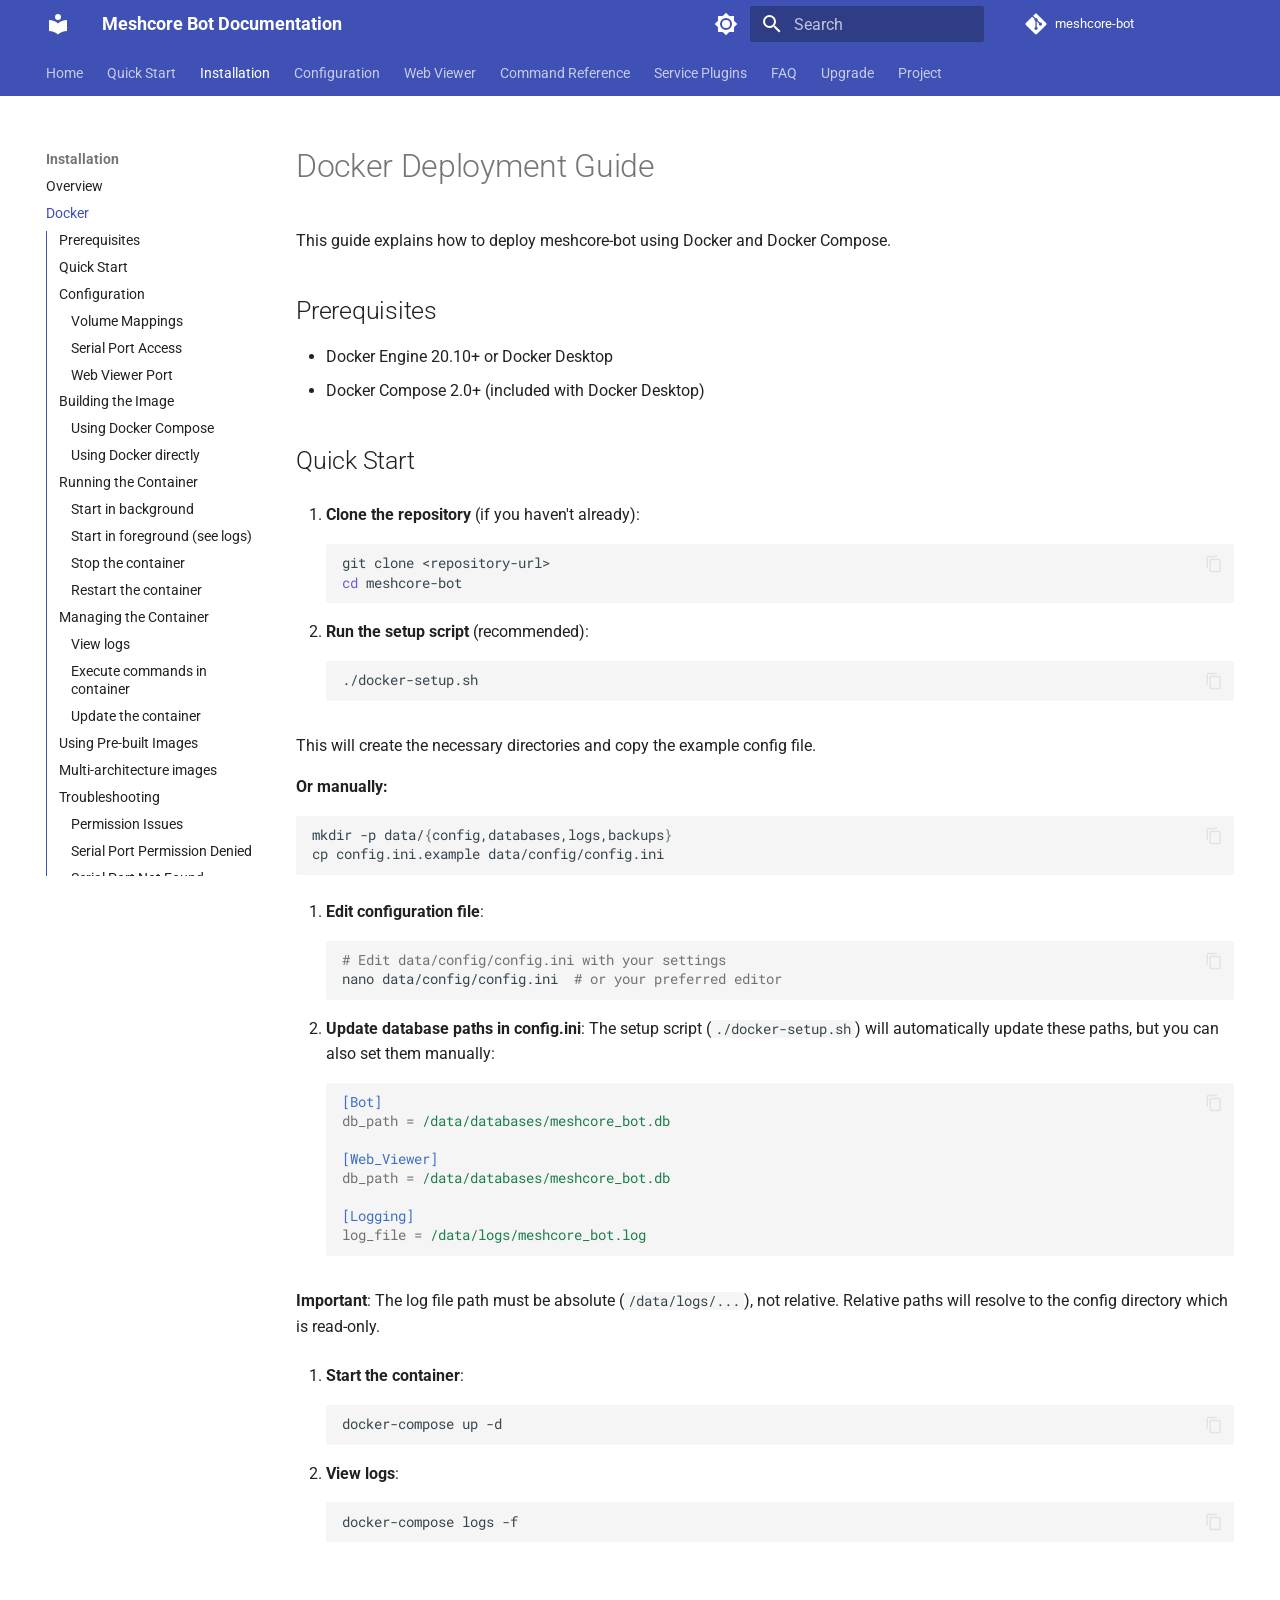
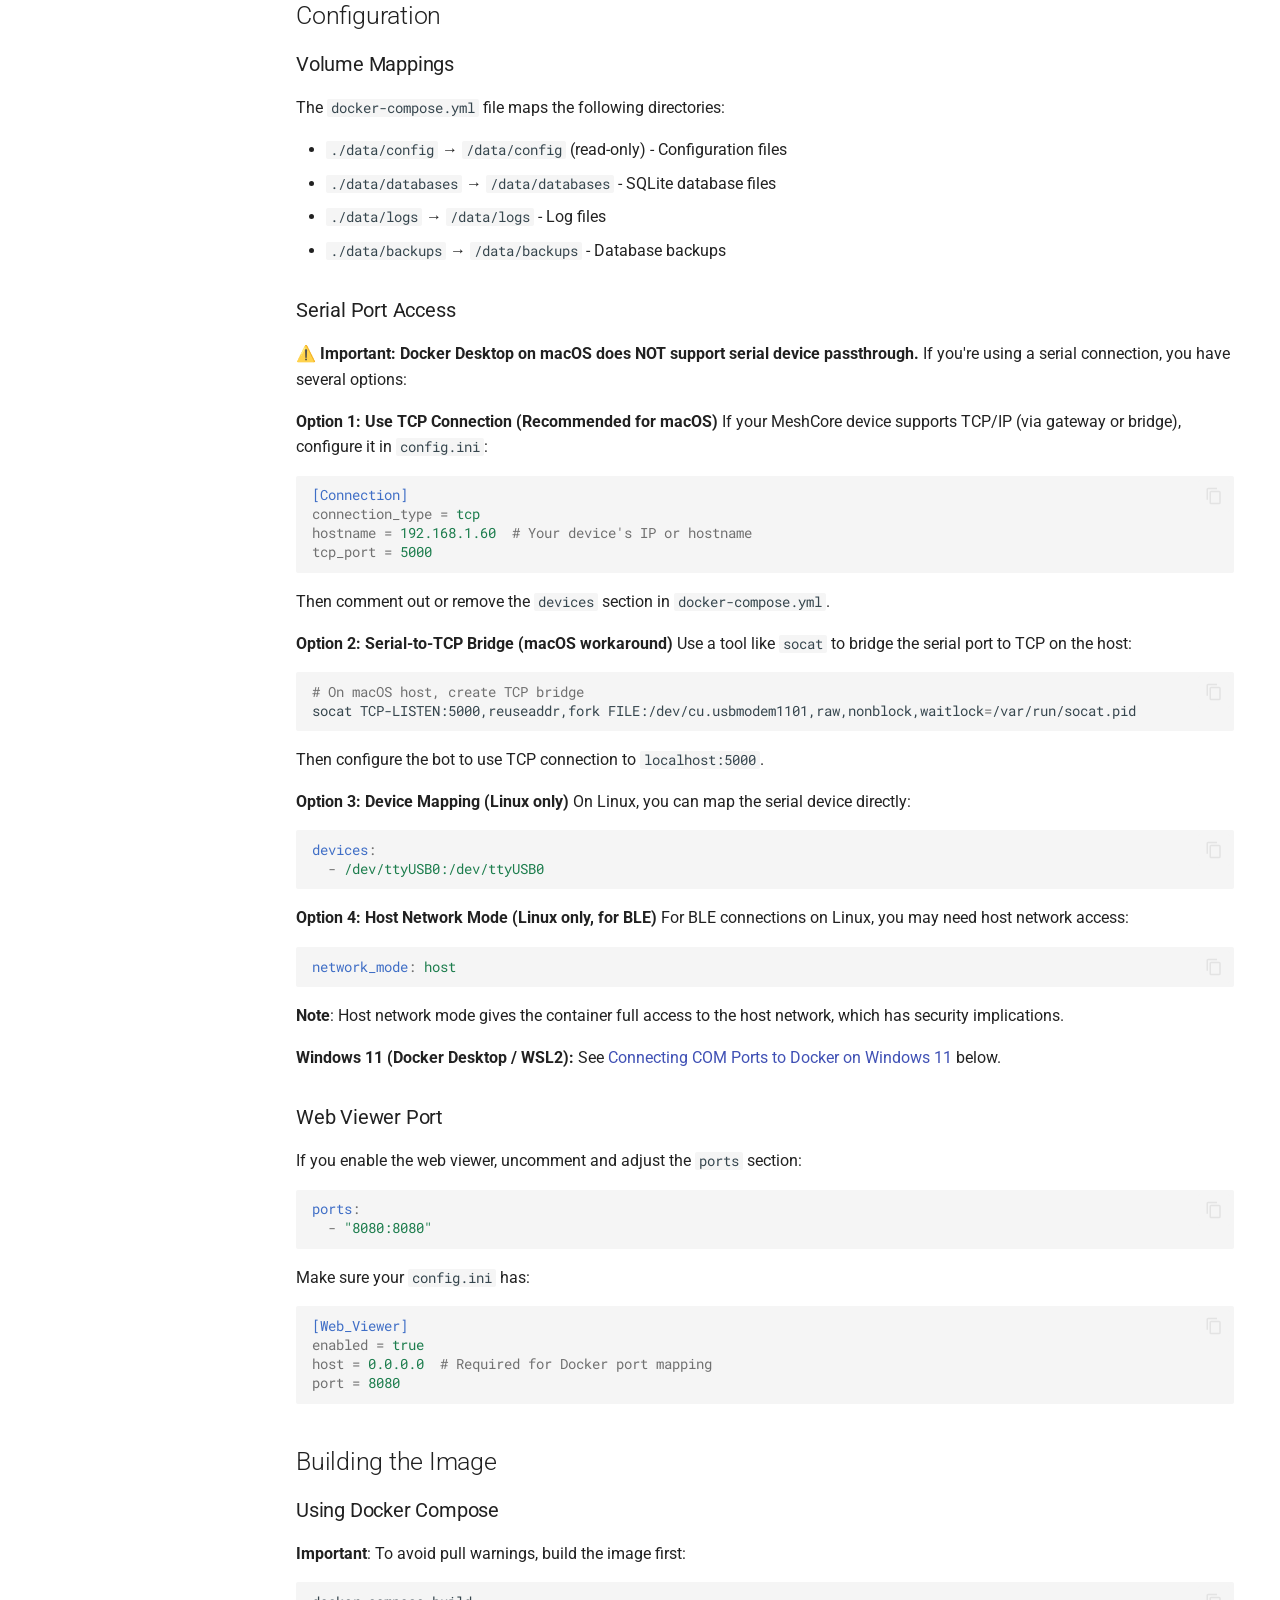
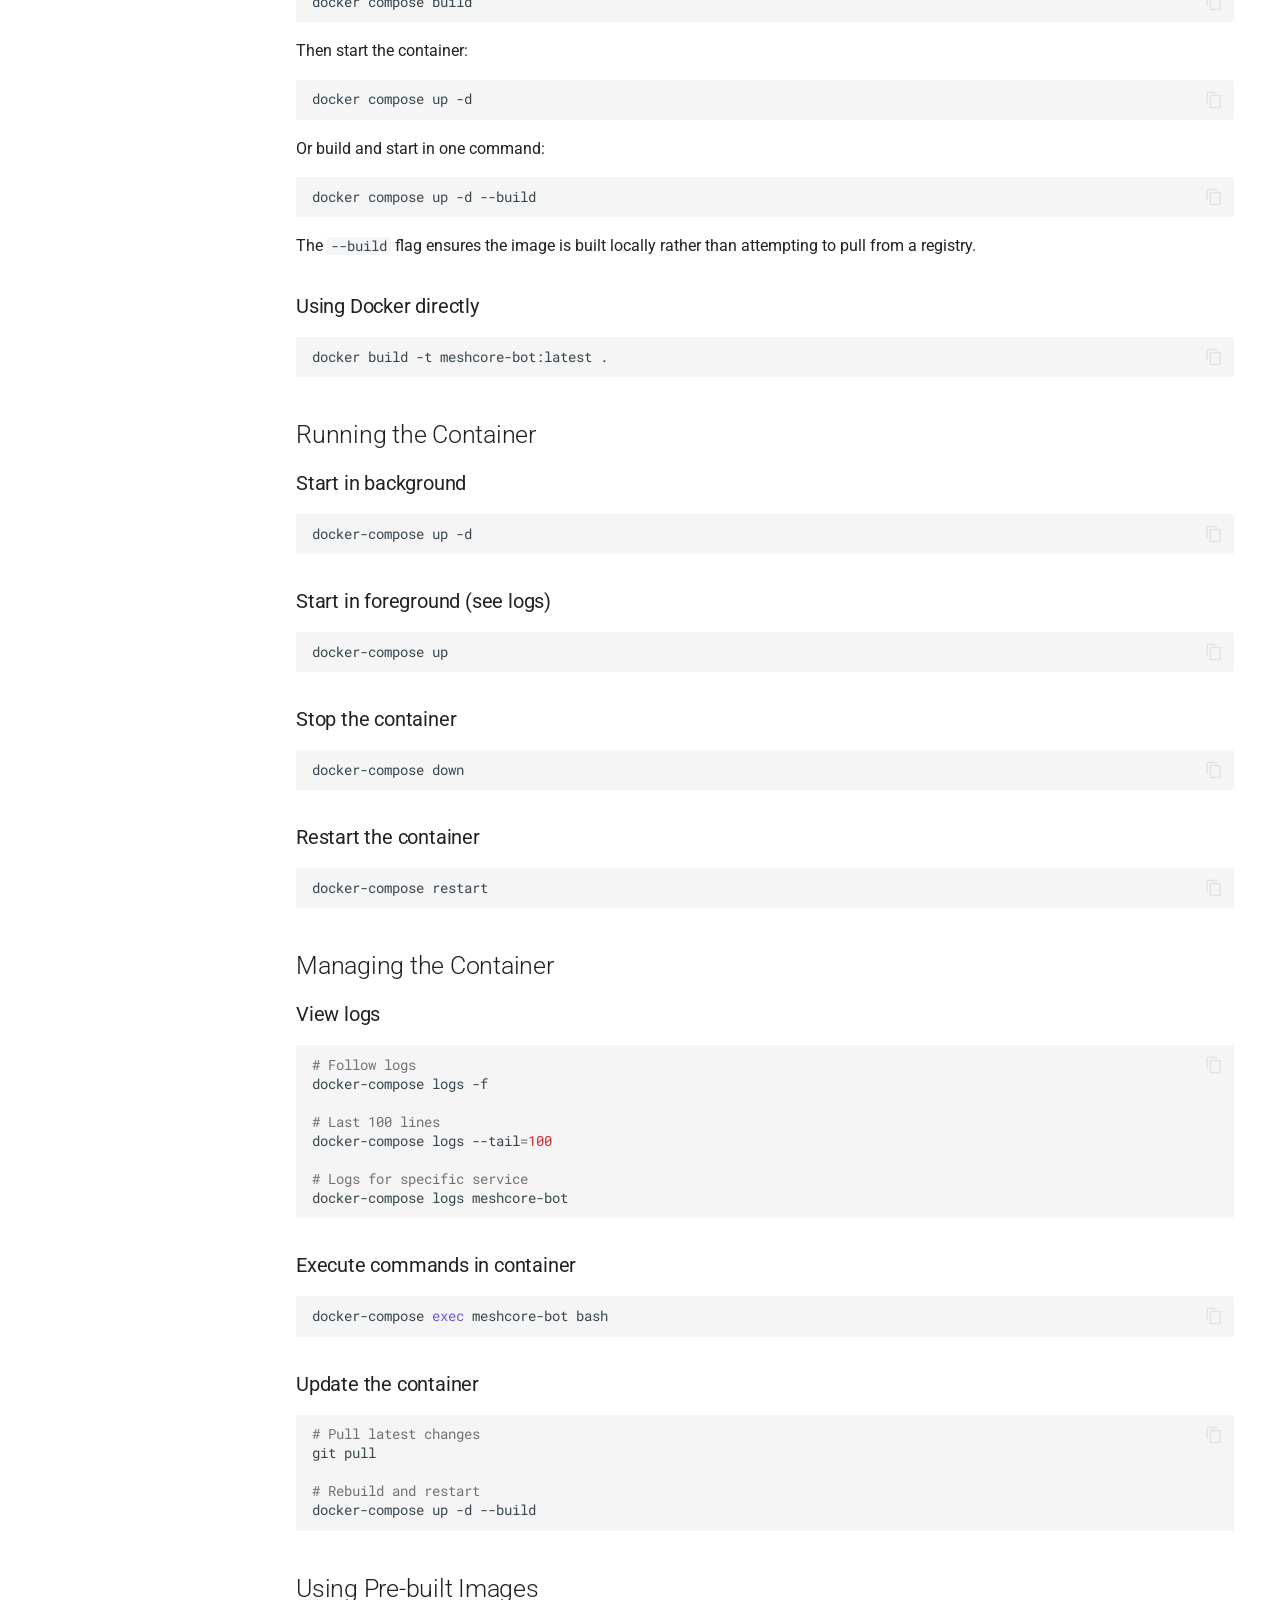
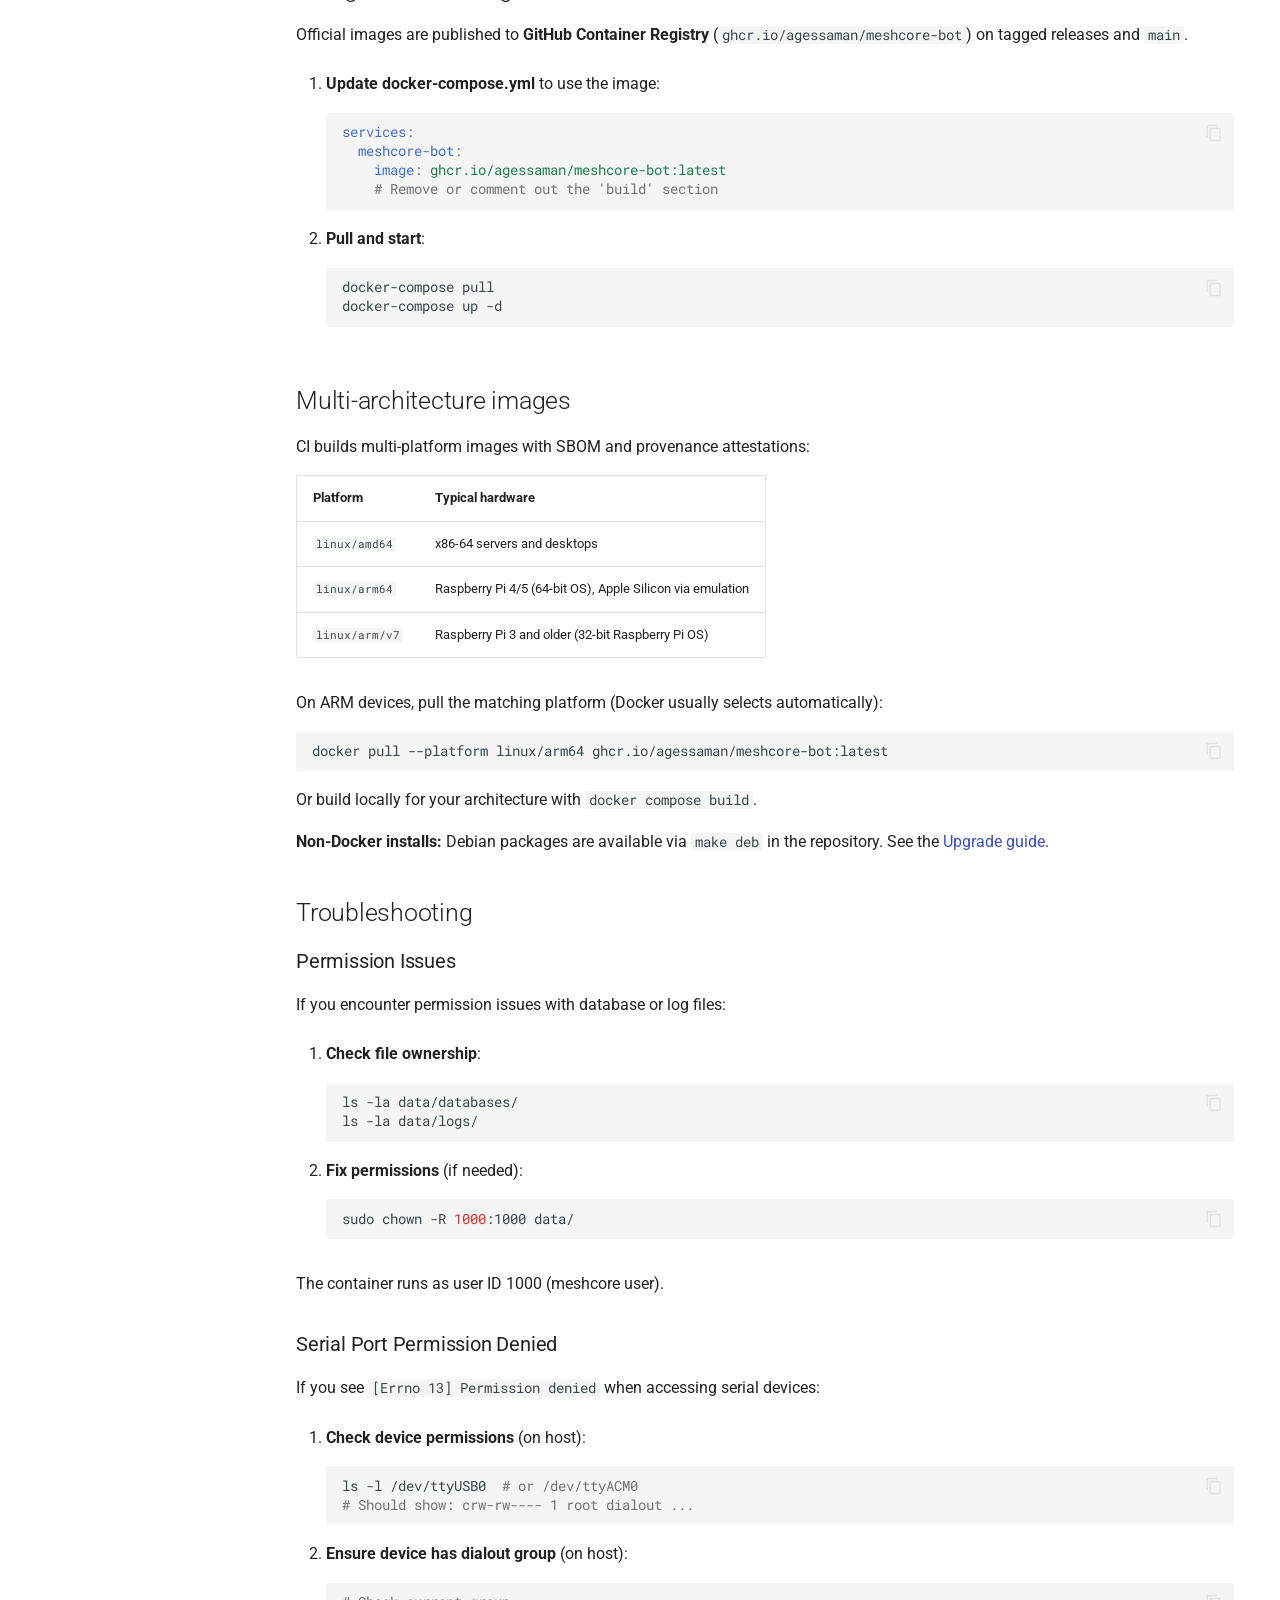
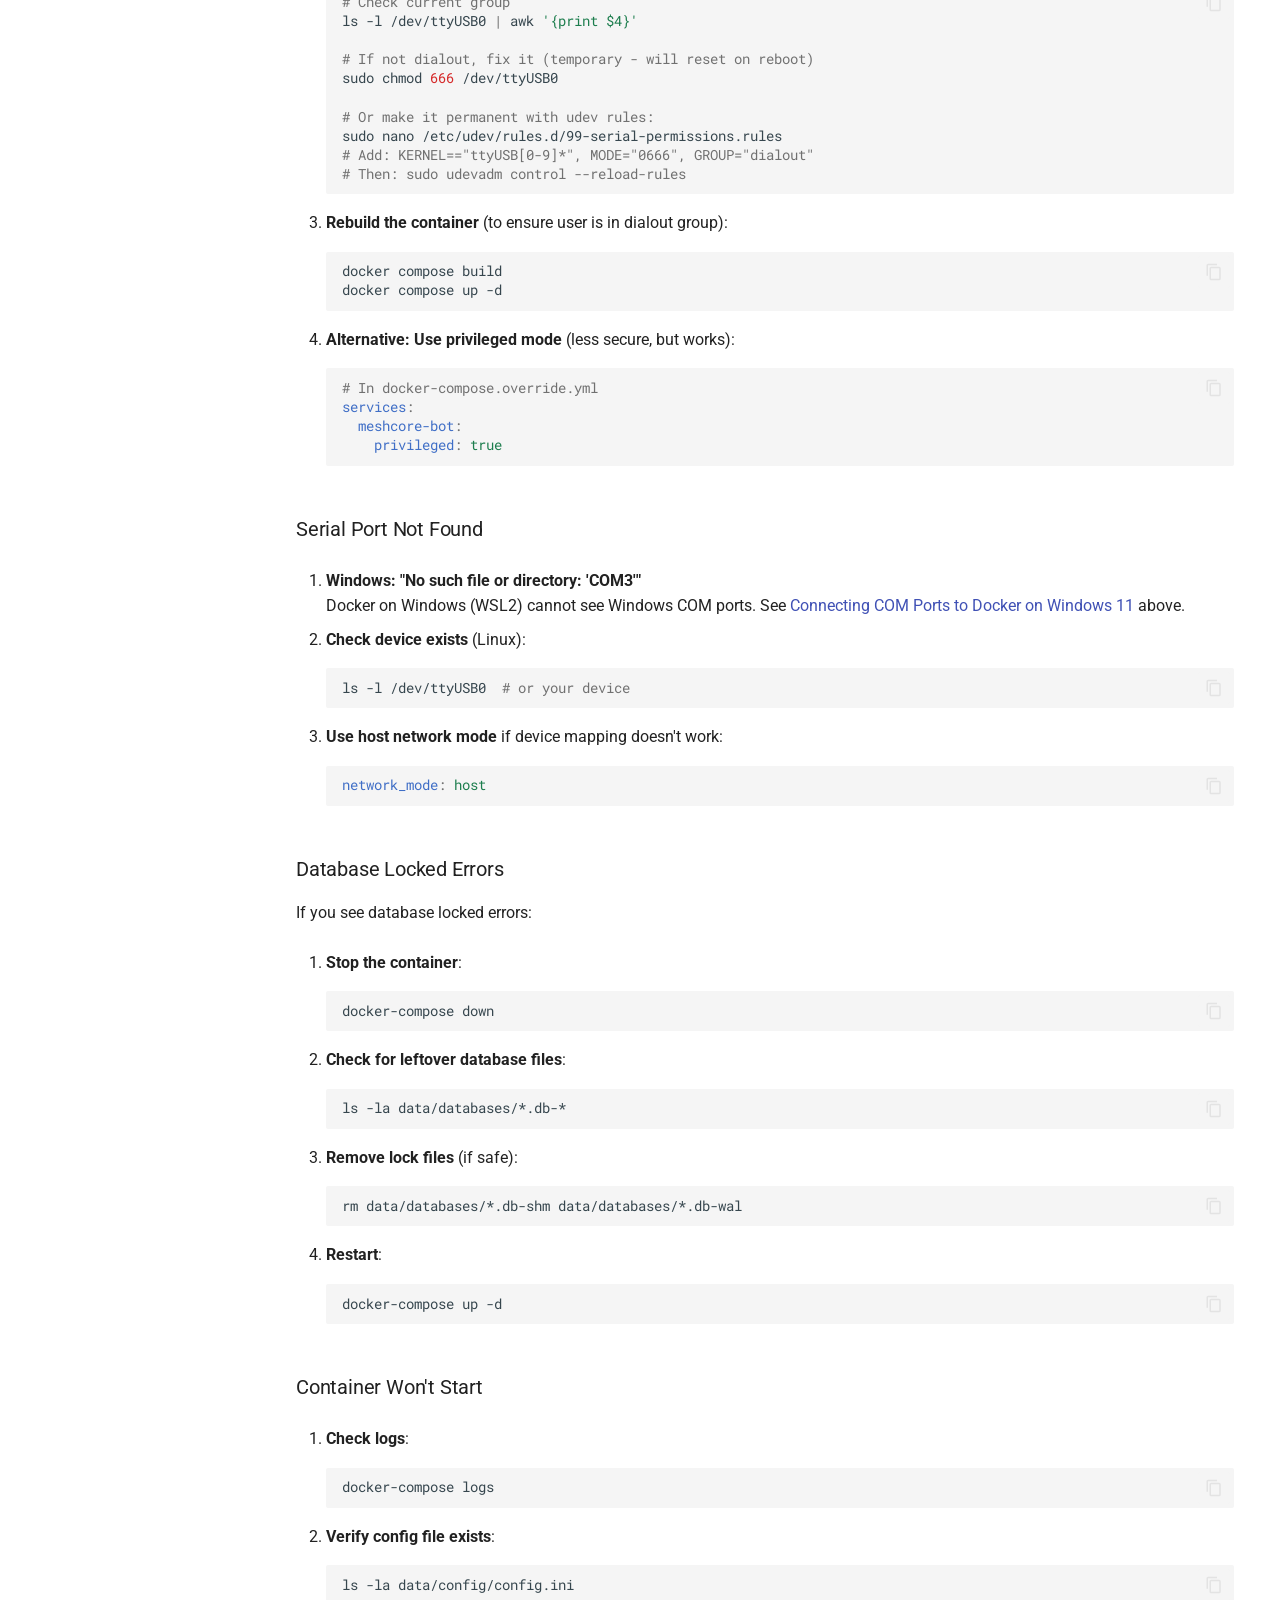
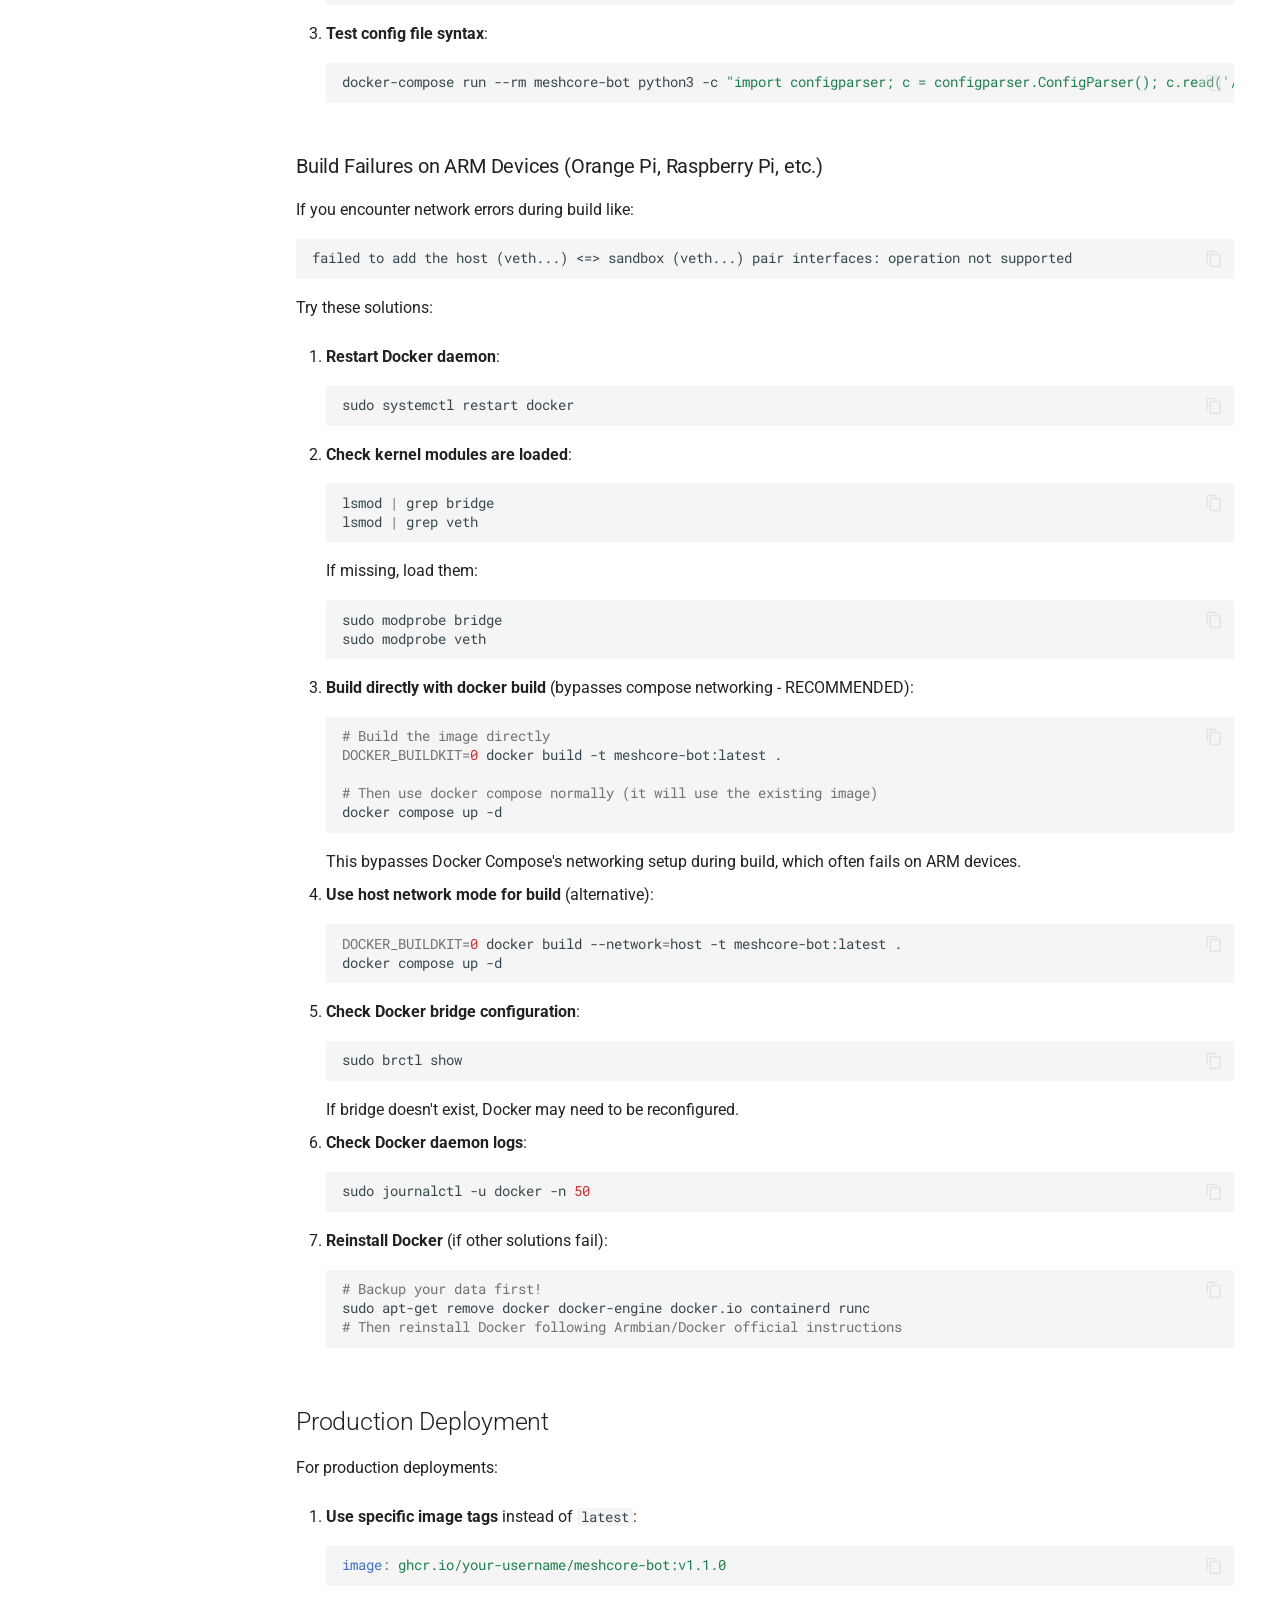
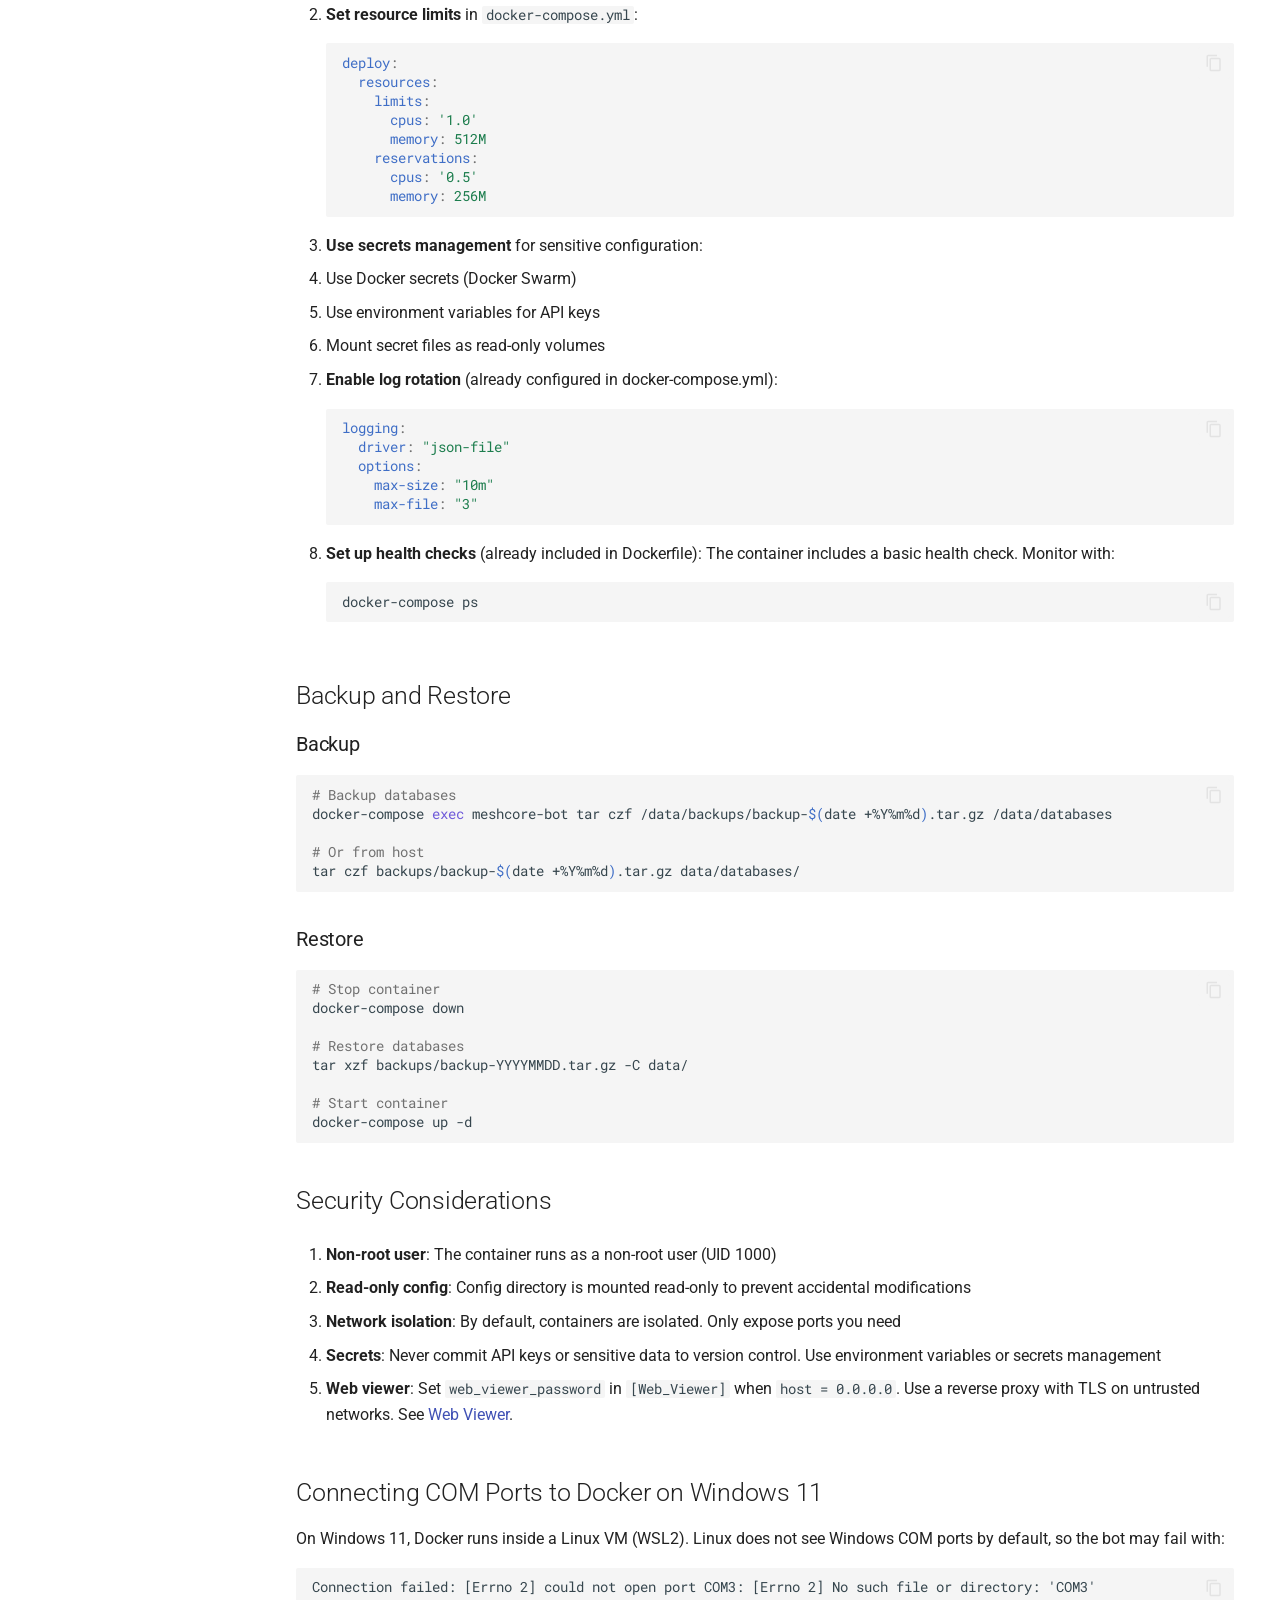
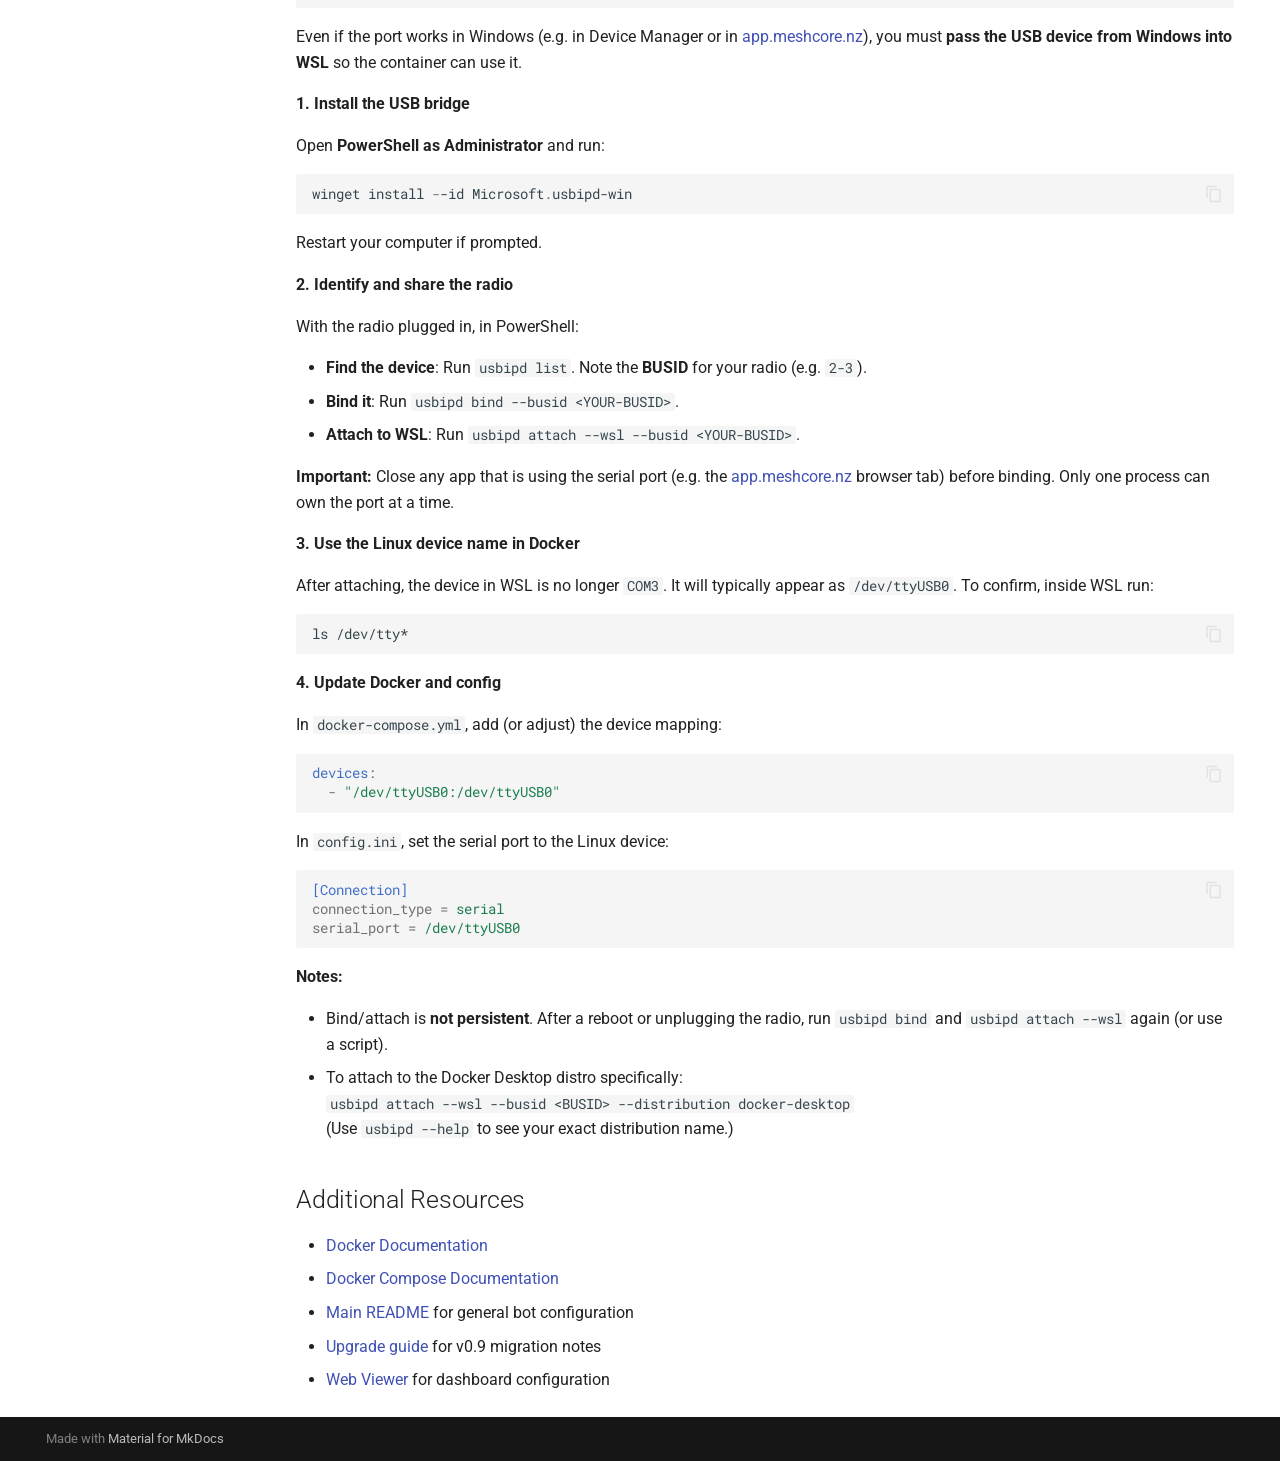
<file: docker/index.html>
<!doctype html>
<html lang="en" class="no-js">
  <head>
    
      <meta charset="utf-8">
      <meta name="viewport" content="width=device-width,initial-scale=1">
      
        <meta name="description" content="Documentation for the MeshCore bot and its services">
      
      
      
        <link rel="canonical" href="https://agessaman.github.io/meshcore-bot/docker/">
      
      
        <link rel="prev" href="../installation/">
      
      
        <link rel="next" href="../service-installation/">
      
      
        
      
      
      <link rel="icon" href="../assets/images/favicon.png">
      <meta name="generator" content="mkdocs-1.6.1, mkdocs-material-9.8.0">
    
    
      
        <title>Docker - Meshcore Bot Documentation</title>
      
    
    
      <link rel="stylesheet" href="../assets/stylesheets/main.57a0d79d.min.css">
      
        
        <link rel="stylesheet" href="../assets/stylesheets/palette.fb2fffe2.min.css">
      
      


    
    
      
    
    
      
        
        
        <link rel="preconnect" href="https://fonts.gstatic.com" crossorigin>
        <link rel="stylesheet" href="https://fonts.googleapis.com/css?family=Roboto:300,300i,400,400i,700,700i%7CRoboto+Mono:400,400i,700,700i&display=fallback">
        <style>:root{--md-text-font:"Roboto";--md-code-font:"Roboto Mono"}</style>
      
    
    
    <script>__md_scope=new URL("..",location),__md_hash=e=>[...e].reduce(((e,_)=>(e<<5)-e+_.charCodeAt(0)),0),__md_get=(e,_=localStorage,t=__md_scope)=>JSON.parse(_.getItem(t.pathname+"."+e)),__md_set=(e,_,t=localStorage,a=__md_scope)=>{try{t.setItem(a.pathname+"."+e,JSON.stringify(_))}catch(e){}}</script>
    
      

    
    
  </head>
  
  
    
    
      
    
    
    
    
    <body dir="ltr" data-md-color-scheme="default" data-md-color-primary="indigo" data-md-color-accent="cyan">
  
    
    <input class="md-toggle" data-md-toggle="drawer" type="checkbox" id="__drawer" autocomplete="off">
    <input class="md-toggle" data-md-toggle="search" type="checkbox" id="__search" autocomplete="off">
    <label class="md-overlay" for="__drawer"></label>
    <div data-md-component="skip">
      
        
        <a href="#docker-deployment-guide" class="md-skip">
          Skip to content
        </a>
      
    </div>
    <div data-md-component="announce">
      
    </div>
    
    
      

<header class="md-header" data-md-component="header">
  <nav class="md-header__inner md-grid" aria-label="Header">
    <a href=".." title="Meshcore Bot Documentation" class="md-header__button md-logo" aria-label="Meshcore Bot Documentation" data-md-component="logo">
      
  
  <svg xmlns="http://www.w3.org/2000/svg" viewBox="0 0 24 24"><path d="M12 8a3 3 0 0 0 3-3 3 3 0 0 0-3-3 3 3 0 0 0-3 3 3 3 0 0 0 3 3m0 3.54C9.64 9.35 6.5 8 3 8v11c3.5 0 6.64 1.35 9 3.54 2.36-2.19 5.5-3.54 9-3.54V8c-3.5 0-6.64 1.35-9 3.54"/></svg>

    </a>
    <label class="md-header__button md-icon" for="__drawer">
      
      <svg xmlns="http://www.w3.org/2000/svg" viewBox="0 0 24 24"><path d="M3 6h18v2H3zm0 5h18v2H3zm0 5h18v2H3z"/></svg>
    </label>
    <div class="md-header__title" data-md-component="header-title">
      <div class="md-header__ellipsis">
        <div class="md-header__topic">
          <span class="md-ellipsis">
            Meshcore Bot Documentation
          </span>
        </div>
        <div class="md-header__topic" data-md-component="header-topic">
          <span class="md-ellipsis">
            
              Docker
            
          </span>
        </div>
      </div>
    </div>
    
      
        <form class="md-header__option" data-md-component="palette">
  
    
    
    
    <input class="md-option" data-md-color-media="" data-md-color-scheme="default" data-md-color-primary="indigo" data-md-color-accent="cyan"  aria-label="Switch to dark mode"  type="radio" name="__palette" id="__palette_0">
    
      <label class="md-header__button md-icon" title="Switch to dark mode" for="__palette_1" hidden>
        <svg xmlns="http://www.w3.org/2000/svg" viewBox="0 0 24 24"><path d="M12 8a4 4 0 0 0-4 4 4 4 0 0 0 4 4 4 4 0 0 0 4-4 4 4 0 0 0-4-4m0 10a6 6 0 0 1-6-6 6 6 0 0 1 6-6 6 6 0 0 1 6 6 6 6 0 0 1-6 6m8-9.31V4h-4.69L12 .69 8.69 4H4v4.69L.69 12 4 15.31V20h4.69L12 23.31 15.31 20H20v-4.69L23.31 12z"/></svg>
      </label>
    
  
    
    
    
    <input class="md-option" data-md-color-media="" data-md-color-scheme="slate" data-md-color-primary="indigo" data-md-color-accent="cyan"  aria-label="Switch to light mode"  type="radio" name="__palette" id="__palette_1">
    
      <label class="md-header__button md-icon" title="Switch to light mode" for="__palette_0" hidden>
        <svg xmlns="http://www.w3.org/2000/svg" viewBox="0 0 24 24"><path d="M12 18c-.89 0-1.74-.2-2.5-.55C11.56 16.5 13 14.42 13 12s-1.44-4.5-3.5-5.45C10.26 6.2 11.11 6 12 6a6 6 0 0 1 6 6 6 6 0 0 1-6 6m8-9.31V4h-4.69L12 .69 8.69 4H4v4.69L.69 12 4 15.31V20h4.69L12 23.31 15.31 20H20v-4.69L23.31 12z"/></svg>
      </label>
    
  
</form>
      
    
    
      <script>var palette=__md_get("__palette");if(palette&&palette.color){if("(prefers-color-scheme)"===palette.color.media){var media=matchMedia("(prefers-color-scheme: light)"),input=document.querySelector(media.matches?"[data-md-color-media='(prefers-color-scheme: light)']":"[data-md-color-media='(prefers-color-scheme: dark)']");palette.color.media=input.getAttribute("data-md-color-media"),palette.color.scheme=input.getAttribute("data-md-color-scheme"),palette.color.primary=input.getAttribute("data-md-color-primary"),palette.color.accent=input.getAttribute("data-md-color-accent")}for(var[key,value]of Object.entries(palette.color))document.body.setAttribute("data-md-color-"+key,value)}</script>
    
    
    
      
      
        <label class="md-header__button md-icon" for="__search">
          
          <svg xmlns="http://www.w3.org/2000/svg" viewBox="0 0 24 24"><path d="M9.5 3A6.5 6.5 0 0 1 16 9.5c0 1.61-.59 3.09-1.56 4.23l.27.27h.79l5 5-1.5 1.5-5-5v-.79l-.27-.27A6.52 6.52 0 0 1 9.5 16 6.5 6.5 0 0 1 3 9.5 6.5 6.5 0 0 1 9.5 3m0 2C7 5 5 7 5 9.5S7 14 9.5 14 14 12 14 9.5 12 5 9.5 5"/></svg>
        </label>
        <div class="md-search" data-md-component="search" role="dialog">
  <label class="md-search__overlay" for="__search"></label>
  <div class="md-search__inner" role="search">
    <form class="md-search__form" name="search">
      <input type="text" class="md-search__input" name="query" aria-label="Search" placeholder="Search" autocapitalize="off" autocorrect="off" autocomplete="off" spellcheck="false" data-md-component="search-query" required>
      <label class="md-search__icon md-icon" for="__search">
        
        <svg xmlns="http://www.w3.org/2000/svg" viewBox="0 0 24 24"><path d="M9.5 3A6.5 6.5 0 0 1 16 9.5c0 1.61-.59 3.09-1.56 4.23l.27.27h.79l5 5-1.5 1.5-5-5v-.79l-.27-.27A6.52 6.52 0 0 1 9.5 16 6.5 6.5 0 0 1 3 9.5 6.5 6.5 0 0 1 9.5 3m0 2C7 5 5 7 5 9.5S7 14 9.5 14 14 12 14 9.5 12 5 9.5 5"/></svg>
        
        <svg xmlns="http://www.w3.org/2000/svg" viewBox="0 0 24 24"><path d="M20 11v2H8l5.5 5.5-1.42 1.42L4.16 12l7.92-7.92L13.5 5.5 8 11z"/></svg>
      </label>
      <nav class="md-search__options" aria-label="Search">
        
        <button type="reset" class="md-search__icon md-icon" title="Clear" aria-label="Clear" tabindex="-1">
          
          <svg xmlns="http://www.w3.org/2000/svg" viewBox="0 0 24 24"><path d="M19 6.41 17.59 5 12 10.59 6.41 5 5 6.41 10.59 12 5 17.59 6.41 19 12 13.41 17.59 19 19 17.59 13.41 12z"/></svg>
        </button>
      </nav>
      
    </form>
    <div class="md-search__output">
      <div class="md-search__scrollwrap" tabindex="0" data-md-scrollfix>
        <div class="md-search-result" data-md-component="search-result">
          <div class="md-search-result__meta">
            Initializing search
          </div>
          <ol class="md-search-result__list" role="presentation"></ol>
        </div>
      </div>
    </div>
  </div>
</div>
      
    
    
      <div class="md-header__source">
        <a href="https://github.com/agessaman/meshcore-bot" title="Go to repository" class="md-source" data-md-component="source">
  <div class="md-source__icon md-icon">
    
    <svg xmlns="http://www.w3.org/2000/svg" viewBox="0 0 448 512"><!--! Font Awesome Free 7.1.0 by @fontawesome - https://fontawesome.com License - https://fontawesome.com/license/free (Icons: CC BY 4.0, Fonts: SIL OFL 1.1, Code: MIT License) Copyright 2025 Fonticons, Inc.--><path d="M439.6 236.1 244 40.5c-5.4-5.5-12.8-8.5-20.4-8.5s-15 3-20.4 8.4L162.5 81l51.5 51.5c27.1-9.1 52.7 16.8 43.4 43.7l49.7 49.7c34.2-11.8 61.2 31 35.5 56.7-26.5 26.5-70.2-2.9-56-37.3L240.3 199v121.9c25.3 12.5 22.3 41.8 9.1 55-6.4 6.4-15.2 10.1-24.3 10.1s-17.8-3.6-24.3-10.1c-17.6-17.6-11.1-46.9 11.2-56v-123c-20.8-8.5-24.6-30.7-18.6-45L142.6 101 8.5 235.1C3 240.6 0 247.9 0 255.5s3 15 8.5 20.4l195.6 195.7c5.4 5.4 12.7 8.4 20.4 8.4s15-3 20.4-8.4l194.7-194.7c5.4-5.4 8.4-12.8 8.4-20.4s-3-15-8.4-20.4"/></svg>
  </div>
  <div class="md-source__repository">
    meshcore-bot
  </div>
</a>
      </div>
    
  </nav>
  
</header>
    
    <div class="md-container" data-md-component="container">
      
      
        
          
            
<nav class="md-tabs" aria-label="Tabs" data-md-component="tabs">
  <div class="md-grid">
    <ul class="md-tabs__list">
      
        
  
  
  
  
    <li class="md-tabs__item">
      <a href=".." class="md-tabs__link">
        
  
  
    
  
  Home

      </a>
    </li>
  

      
        
  
  
  
  
    <li class="md-tabs__item">
      <a href="../getting-started/" class="md-tabs__link">
        
  
  
    
  
  Quick Start

      </a>
    </li>
  

      
        
  
  
  
    
  
  
    
    
      <li class="md-tabs__item md-tabs__item--active">
        <a href="../installation/" class="md-tabs__link">
          
  
  
  Installation

        </a>
      </li>
    
  

      
        
  
  
  
  
    
    
      <li class="md-tabs__item">
        <a href="../configuration/" class="md-tabs__link">
          
  
  
  Configuration

        </a>
      </li>
    
  

      
        
  
  
  
  
    <li class="md-tabs__item">
      <a href="../web-viewer/" class="md-tabs__link">
        
  
  
    
  
  Web Viewer

      </a>
    </li>
  

      
        
  
  
  
  
    
    
      <li class="md-tabs__item">
        <a href="../command-reference/" class="md-tabs__link">
          
  
  
  Command Reference

        </a>
      </li>
    
  

      
        
  
  
  
  
    
    
      <li class="md-tabs__item">
        <a href="../service-plugins/" class="md-tabs__link">
          
  
  
  Service Plugins

        </a>
      </li>
    
  

      
        
  
  
  
  
    <li class="md-tabs__item">
      <a href="../faq/" class="md-tabs__link">
        
  
  
    
  
  FAQ

      </a>
    </li>
  

      
        
  
  
  
  
    <li class="md-tabs__item">
      <a href="../upgrade/" class="md-tabs__link">
        
  
  
    
  
  Upgrade

      </a>
    </li>
  

      
        
  
  
  
  
    
    
      <li class="md-tabs__item">
        <a href="../solar-conditions-provenance/" class="md-tabs__link">
          
  
  
  Project

        </a>
      </li>
    
  

      
    </ul>
  </div>
</nav>
          
        
      
      <main class="md-main" data-md-component="main">
        <div class="md-main__inner md-grid">
          
            
              
              <div class="md-sidebar md-sidebar--primary" data-md-component="sidebar" data-md-type="navigation" >
                <div class="md-sidebar__scrollwrap">
                  <div class="md-sidebar__inner">
                    


  


  

<nav class="md-nav md-nav--primary md-nav--lifted md-nav--integrated" aria-label="Navigation" data-md-level="0">
  <label class="md-nav__title" for="__drawer">
    <a href=".." title="Meshcore Bot Documentation" class="md-nav__button md-logo" aria-label="Meshcore Bot Documentation" data-md-component="logo">
      
  
  <svg xmlns="http://www.w3.org/2000/svg" viewBox="0 0 24 24"><path d="M12 8a3 3 0 0 0 3-3 3 3 0 0 0-3-3 3 3 0 0 0-3 3 3 3 0 0 0 3 3m0 3.54C9.64 9.35 6.5 8 3 8v11c3.5 0 6.64 1.35 9 3.54 2.36-2.19 5.5-3.54 9-3.54V8c-3.5 0-6.64 1.35-9 3.54"/></svg>

    </a>
    Meshcore Bot Documentation
  </label>
  
    <div class="md-nav__source">
      <a href="https://github.com/agessaman/meshcore-bot" title="Go to repository" class="md-source" data-md-component="source">
  <div class="md-source__icon md-icon">
    
    <svg xmlns="http://www.w3.org/2000/svg" viewBox="0 0 448 512"><!--! Font Awesome Free 7.1.0 by @fontawesome - https://fontawesome.com License - https://fontawesome.com/license/free (Icons: CC BY 4.0, Fonts: SIL OFL 1.1, Code: MIT License) Copyright 2025 Fonticons, Inc.--><path d="M439.6 236.1 244 40.5c-5.4-5.5-12.8-8.5-20.4-8.5s-15 3-20.4 8.4L162.5 81l51.5 51.5c27.1-9.1 52.7 16.8 43.4 43.7l49.7 49.7c34.2-11.8 61.2 31 35.5 56.7-26.5 26.5-70.2-2.9-56-37.3L240.3 199v121.9c25.3 12.5 22.3 41.8 9.1 55-6.4 6.4-15.2 10.1-24.3 10.1s-17.8-3.6-24.3-10.1c-17.6-17.6-11.1-46.9 11.2-56v-123c-20.8-8.5-24.6-30.7-18.6-45L142.6 101 8.5 235.1C3 240.6 0 247.9 0 255.5s3 15 8.5 20.4l195.6 195.7c5.4 5.4 12.7 8.4 20.4 8.4s15-3 20.4-8.4l194.7-194.7c5.4-5.4 8.4-12.8 8.4-20.4s-3-15-8.4-20.4"/></svg>
  </div>
  <div class="md-source__repository">
    meshcore-bot
  </div>
</a>
    </div>
  
  <ul class="md-nav__list" data-md-scrollfix>
    
      
      
  
  
  
  
    <li class="md-nav__item">
      <a href=".." class="md-nav__link">
        
  
  
  <span class="md-ellipsis">
    
  
    Home
  

    
  </span>
  
  

      </a>
    </li>
  

    
      
      
  
  
  
  
    <li class="md-nav__item">
      <a href="../getting-started/" class="md-nav__link">
        
  
  
  <span class="md-ellipsis">
    
  
    Quick Start
  

    
  </span>
  
  

      </a>
    </li>
  

    
      
      
  
  
    
  
  
  
    
    
    
    
      
        
        
      
      
        
      
    
    
    <li class="md-nav__item md-nav__item--active md-nav__item--section md-nav__item--nested">
      
        
        
        <input class="md-nav__toggle md-toggle " type="checkbox" id="__nav_3" checked>
        
          
          <label class="md-nav__link" for="__nav_3" id="__nav_3_label" tabindex="">
            
  
  
  <span class="md-ellipsis">
    
  
    Installation
  

    
  </span>
  
  

            <span class="md-nav__icon md-icon"></span>
          </label>
        
        <nav class="md-nav" data-md-level="1" aria-labelledby="__nav_3_label" aria-expanded="true">
          <label class="md-nav__title" for="__nav_3">
            <span class="md-nav__icon md-icon"></span>
            
  
    Installation
  

          </label>
          <ul class="md-nav__list" data-md-scrollfix>
            
              
                
  
  
  
  
    <li class="md-nav__item">
      <a href="../installation/" class="md-nav__link">
        
  
  
  <span class="md-ellipsis">
    
  
    Overview
  

    
  </span>
  
  

      </a>
    </li>
  

              
            
              
                
  
  
    
  
  
  
    <li class="md-nav__item md-nav__item--active">
      
      <input class="md-nav__toggle md-toggle" type="checkbox" id="__toc">
      
      
        
      
      
        <label class="md-nav__link md-nav__link--active" for="__toc">
          
  
  
  <span class="md-ellipsis">
    
  
    Docker
  

    
  </span>
  
  

          <span class="md-nav__icon md-icon"></span>
        </label>
      
      <a href="./" class="md-nav__link md-nav__link--active">
        
  
  
  <span class="md-ellipsis">
    
  
    Docker
  

    
  </span>
  
  

      </a>
      
        

<nav class="md-nav md-nav--secondary" aria-label="Table of contents">
  
  
  
    
  
  
    <label class="md-nav__title" for="__toc">
      <span class="md-nav__icon md-icon"></span>
      Table of contents
    </label>
    <ul class="md-nav__list" data-md-component="toc" data-md-scrollfix>
      
        <li class="md-nav__item">
  <a href="#prerequisites" class="md-nav__link">
    <span class="md-ellipsis">
      
        Prerequisites
      
    </span>
  </a>
  
</li>
      
        <li class="md-nav__item">
  <a href="#quick-start" class="md-nav__link">
    <span class="md-ellipsis">
      
        Quick Start
      
    </span>
  </a>
  
</li>
      
        <li class="md-nav__item">
  <a href="#configuration" class="md-nav__link">
    <span class="md-ellipsis">
      
        Configuration
      
    </span>
  </a>
  
    <nav class="md-nav" aria-label="Configuration">
      <ul class="md-nav__list">
        
          <li class="md-nav__item">
  <a href="#volume-mappings" class="md-nav__link">
    <span class="md-ellipsis">
      
        Volume Mappings
      
    </span>
  </a>
  
</li>
        
          <li class="md-nav__item">
  <a href="#serial-port-access" class="md-nav__link">
    <span class="md-ellipsis">
      
        Serial Port Access
      
    </span>
  </a>
  
</li>
        
          <li class="md-nav__item">
  <a href="#web-viewer-port" class="md-nav__link">
    <span class="md-ellipsis">
      
        Web Viewer Port
      
    </span>
  </a>
  
</li>
        
      </ul>
    </nav>
  
</li>
      
        <li class="md-nav__item">
  <a href="#building-the-image" class="md-nav__link">
    <span class="md-ellipsis">
      
        Building the Image
      
    </span>
  </a>
  
    <nav class="md-nav" aria-label="Building the Image">
      <ul class="md-nav__list">
        
          <li class="md-nav__item">
  <a href="#using-docker-compose" class="md-nav__link">
    <span class="md-ellipsis">
      
        Using Docker Compose
      
    </span>
  </a>
  
</li>
        
          <li class="md-nav__item">
  <a href="#using-docker-directly" class="md-nav__link">
    <span class="md-ellipsis">
      
        Using Docker directly
      
    </span>
  </a>
  
</li>
        
      </ul>
    </nav>
  
</li>
      
        <li class="md-nav__item">
  <a href="#running-the-container" class="md-nav__link">
    <span class="md-ellipsis">
      
        Running the Container
      
    </span>
  </a>
  
    <nav class="md-nav" aria-label="Running the Container">
      <ul class="md-nav__list">
        
          <li class="md-nav__item">
  <a href="#start-in-background" class="md-nav__link">
    <span class="md-ellipsis">
      
        Start in background
      
    </span>
  </a>
  
</li>
        
          <li class="md-nav__item">
  <a href="#start-in-foreground-see-logs" class="md-nav__link">
    <span class="md-ellipsis">
      
        Start in foreground (see logs)
      
    </span>
  </a>
  
</li>
        
          <li class="md-nav__item">
  <a href="#stop-the-container" class="md-nav__link">
    <span class="md-ellipsis">
      
        Stop the container
      
    </span>
  </a>
  
</li>
        
          <li class="md-nav__item">
  <a href="#restart-the-container" class="md-nav__link">
    <span class="md-ellipsis">
      
        Restart the container
      
    </span>
  </a>
  
</li>
        
      </ul>
    </nav>
  
</li>
      
        <li class="md-nav__item">
  <a href="#managing-the-container" class="md-nav__link">
    <span class="md-ellipsis">
      
        Managing the Container
      
    </span>
  </a>
  
    <nav class="md-nav" aria-label="Managing the Container">
      <ul class="md-nav__list">
        
          <li class="md-nav__item">
  <a href="#view-logs" class="md-nav__link">
    <span class="md-ellipsis">
      
        View logs
      
    </span>
  </a>
  
</li>
        
          <li class="md-nav__item">
  <a href="#execute-commands-in-container" class="md-nav__link">
    <span class="md-ellipsis">
      
        Execute commands in container
      
    </span>
  </a>
  
</li>
        
          <li class="md-nav__item">
  <a href="#update-the-container" class="md-nav__link">
    <span class="md-ellipsis">
      
        Update the container
      
    </span>
  </a>
  
</li>
        
      </ul>
    </nav>
  
</li>
      
        <li class="md-nav__item">
  <a href="#using-pre-built-images" class="md-nav__link">
    <span class="md-ellipsis">
      
        Using Pre-built Images
      
    </span>
  </a>
  
</li>
      
        <li class="md-nav__item">
  <a href="#multi-architecture-images" class="md-nav__link">
    <span class="md-ellipsis">
      
        Multi-architecture images
      
    </span>
  </a>
  
</li>
      
        <li class="md-nav__item">
  <a href="#troubleshooting" class="md-nav__link">
    <span class="md-ellipsis">
      
        Troubleshooting
      
    </span>
  </a>
  
    <nav class="md-nav" aria-label="Troubleshooting">
      <ul class="md-nav__list">
        
          <li class="md-nav__item">
  <a href="#permission-issues" class="md-nav__link">
    <span class="md-ellipsis">
      
        Permission Issues
      
    </span>
  </a>
  
</li>
        
          <li class="md-nav__item">
  <a href="#serial-port-permission-denied" class="md-nav__link">
    <span class="md-ellipsis">
      
        Serial Port Permission Denied
      
    </span>
  </a>
  
</li>
        
          <li class="md-nav__item">
  <a href="#serial-port-not-found" class="md-nav__link">
    <span class="md-ellipsis">
      
        Serial Port Not Found
      
    </span>
  </a>
  
</li>
        
          <li class="md-nav__item">
  <a href="#database-locked-errors" class="md-nav__link">
    <span class="md-ellipsis">
      
        Database Locked Errors
      
    </span>
  </a>
  
</li>
        
          <li class="md-nav__item">
  <a href="#container-wont-start" class="md-nav__link">
    <span class="md-ellipsis">
      
        Container Won't Start
      
    </span>
  </a>
  
</li>
        
          <li class="md-nav__item">
  <a href="#build-failures-on-arm-devices-orange-pi-raspberry-pi-etc" class="md-nav__link">
    <span class="md-ellipsis">
      
        Build Failures on ARM Devices (Orange Pi, Raspberry Pi, etc.)
      
    </span>
  </a>
  
</li>
        
      </ul>
    </nav>
  
</li>
      
        <li class="md-nav__item">
  <a href="#production-deployment" class="md-nav__link">
    <span class="md-ellipsis">
      
        Production Deployment
      
    </span>
  </a>
  
</li>
      
        <li class="md-nav__item">
  <a href="#backup-and-restore" class="md-nav__link">
    <span class="md-ellipsis">
      
        Backup and Restore
      
    </span>
  </a>
  
    <nav class="md-nav" aria-label="Backup and Restore">
      <ul class="md-nav__list">
        
          <li class="md-nav__item">
  <a href="#backup" class="md-nav__link">
    <span class="md-ellipsis">
      
        Backup
      
    </span>
  </a>
  
</li>
        
          <li class="md-nav__item">
  <a href="#restore" class="md-nav__link">
    <span class="md-ellipsis">
      
        Restore
      
    </span>
  </a>
  
</li>
        
      </ul>
    </nav>
  
</li>
      
        <li class="md-nav__item">
  <a href="#security-considerations" class="md-nav__link">
    <span class="md-ellipsis">
      
        Security Considerations
      
    </span>
  </a>
  
</li>
      
        <li class="md-nav__item">
  <a href="#connecting-com-ports-to-docker-on-windows-11" class="md-nav__link">
    <span class="md-ellipsis">
      
        Connecting COM Ports to Docker on Windows 11
      
    </span>
  </a>
  
</li>
      
        <li class="md-nav__item">
  <a href="#additional-resources" class="md-nav__link">
    <span class="md-ellipsis">
      
        Additional Resources
      
    </span>
  </a>
  
</li>
      
    </ul>
  
</nav>
      
    </li>
  

              
            
              
                
  
  
  
  
    <li class="md-nav__item">
      <a href="../service-installation/" class="md-nav__link">
        
  
  
  <span class="md-ellipsis">
    
  
    Service
  

    
  </span>
  
  

      </a>
    </li>
  

              
            
          </ul>
        </nav>
      
    </li>
  

    
      
      
  
  
  
  
    
    
    
    
      
      
        
      
    
    
    <li class="md-nav__item md-nav__item--nested">
      
        
        
        <input class="md-nav__toggle md-toggle " type="checkbox" id="__nav_4" >
        
          
          <label class="md-nav__link" for="__nav_4" id="__nav_4_label" tabindex="0">
            
  
  
  <span class="md-ellipsis">
    
  
    Configuration
  

    
  </span>
  
  

            <span class="md-nav__icon md-icon"></span>
          </label>
        
        <nav class="md-nav" data-md-level="1" aria-labelledby="__nav_4_label" aria-expanded="false">
          <label class="md-nav__title" for="__nav_4">
            <span class="md-nav__icon md-icon"></span>
            
  
    Configuration
  

          </label>
          <ul class="md-nav__list" data-md-scrollfix>
            
              
                
  
  
  
  
    <li class="md-nav__item">
      <a href="../configuration/" class="md-nav__link">
        
  
  
  <span class="md-ellipsis">
    
  
    Overview
  

    
  </span>
  
  

      </a>
    </li>
  

              
            
              
                
  
  
  
  
    <li class="md-nav__item">
      <a href="../data-retention/" class="md-nav__link">
        
  
  
  <span class="md-ellipsis">
    
  
    Data retention
  

    
  </span>
  
  

      </a>
    </li>
  

              
            
              
                
  
  
  
  
    <li class="md-nav__item">
      <a href="../local-plugins/" class="md-nav__link">
        
  
  
  <span class="md-ellipsis">
    
  
    Local plugins and services
  

    
  </span>
  
  

      </a>
    </li>
  

              
            
              
                
  
  
  
  
    <li class="md-nav__item">
      <a href="../checkin-api/" class="md-nav__link">
        
  
  
  <span class="md-ellipsis">
    
  
    Check-in API
  

    
  </span>
  
  

      </a>
    </li>
  

              
            
              
                
  
  
  
  
    <li class="md-nav__item">
      <a href="../path-command-config/" class="md-nav__link">
        
  
  
  <span class="md-ellipsis">
    
  
    Path Command
  

    
  </span>
  
  

      </a>
    </li>
  

              
            
              
                
  
  
  
  
    <li class="md-nav__item">
      <a href="../config-validation/" class="md-nav__link">
        
  
  
  <span class="md-ellipsis">
    
  
    Config validation
  

    
  </span>
  
  

      </a>
    </li>
  

              
            
              
                
  
  
  
  
    <li class="md-nav__item">
      <a href="../region-warnings/" class="md-nav__link">
        
  
  
  <span class="md-ellipsis">
    
  
    Region warnings
  

    
  </span>
  
  

      </a>
    </li>
  

              
            
          </ul>
        </nav>
      
    </li>
  

    
      
      
  
  
  
  
    <li class="md-nav__item">
      <a href="../web-viewer/" class="md-nav__link">
        
  
  
  <span class="md-ellipsis">
    
  
    Web Viewer
  

    
  </span>
  
  

      </a>
    </li>
  

    
      
      
  
  
  
  
    
    
    
    
      
      
        
      
    
    
    <li class="md-nav__item md-nav__item--nested">
      
        
        
        <input class="md-nav__toggle md-toggle " type="checkbox" id="__nav_6" >
        
          
          <label class="md-nav__link" for="__nav_6" id="__nav_6_label" tabindex="0">
            
  
  
  <span class="md-ellipsis">
    
  
    Command Reference
  

    
  </span>
  
  

            <span class="md-nav__icon md-icon"></span>
          </label>
        
        <nav class="md-nav" data-md-level="1" aria-labelledby="__nav_6_label" aria-expanded="false">
          <label class="md-nav__title" for="__nav_6">
            <span class="md-nav__icon md-icon"></span>
            
  
    Command Reference
  

          </label>
          <ul class="md-nav__list" data-md-scrollfix>
            
              
                
  
  
  
  
    <li class="md-nav__item">
      <a href="../command-reference/" class="md-nav__link">
        
  
  
  <span class="md-ellipsis">
    
  
    Overview
  

    
  </span>
  
  

      </a>
    </li>
  

              
            
              
                
  
  
  
  
    <li class="md-nav__item">
      <a href="../repeater-commands/" class="md-nav__link">
        
  
  
  <span class="md-ellipsis">
    
  
    Repeater Commands
  

    
  </span>
  
  

      </a>
    </li>
  

              
            
              
                
  
  
  
  
    <li class="md-nav__item">
      <a href="../command-reference-website/" class="md-nav__link">
        
  
  
  <span class="md-ellipsis">
    
  
    Custom Command Website
  

    
  </span>
  
  

      </a>
    </li>
  

              
            
              
                
  
  
  
  
    <li class="md-nav__item">
      <a href="../develop-command-scripts/" class="md-nav__link">
        
  
  
  <span class="md-ellipsis">
    
  
    Developing Commands
  

    
  </span>
  
  

      </a>
    </li>
  

              
            
          </ul>
        </nav>
      
    </li>
  

    
      
      
  
  
  
  
    
    
    
    
      
      
        
      
    
    
    <li class="md-nav__item md-nav__item--nested">
      
        
        
        <input class="md-nav__toggle md-toggle " type="checkbox" id="__nav_7" >
        
          
          <label class="md-nav__link" for="__nav_7" id="__nav_7_label" tabindex="0">
            
  
  
  <span class="md-ellipsis">
    
  
    Service Plugins
  

    
  </span>
  
  

            <span class="md-nav__icon md-icon"></span>
          </label>
        
        <nav class="md-nav" data-md-level="1" aria-labelledby="__nav_7_label" aria-expanded="false">
          <label class="md-nav__title" for="__nav_7">
            <span class="md-nav__icon md-icon"></span>
            
  
    Service Plugins
  

          </label>
          <ul class="md-nav__list" data-md-scrollfix>
            
              
                
  
  
  
  
    <li class="md-nav__item">
      <a href="../service-plugins/" class="md-nav__link">
        
  
  
  <span class="md-ellipsis">
    
  
    Overview
  

    
  </span>
  
  

      </a>
    </li>
  

              
            
              
                
  
  
  
  
    <li class="md-nav__item">
      <a href="../discord-bridge/" class="md-nav__link">
        
  
  
  <span class="md-ellipsis">
    
  
    Discord Bridge
  

    
  </span>
  
  

      </a>
    </li>
  

              
            
              
                
  
  
  
  
    <li class="md-nav__item">
      <a href="../telegram-bridge/" class="md-nav__link">
        
  
  
  <span class="md-ellipsis">
    
  
    Telegram Bridge
  

    
  </span>
  
  

      </a>
    </li>
  

              
            
              
                
  
  
  
  
    <li class="md-nav__item">
      <a href="../packet-capture/" class="md-nav__link">
        
  
  
  <span class="md-ellipsis">
    
  
    Packet Capture
  

    
  </span>
  
  

      </a>
    </li>
  

              
            
              
                
  
  
  
  
    <li class="md-nav__item">
      <a href="../map-uploader/" class="md-nav__link">
        
  
  
  <span class="md-ellipsis">
    
  
    Map Uploader
  

    
  </span>
  
  

      </a>
    </li>
  

              
            
              
                
  
  
  
  
    <li class="md-nav__item">
      <a href="../weather-service/" class="md-nav__link">
        
  
  
  <span class="md-ellipsis">
    
  
    Weather Service
  

    
  </span>
  
  

      </a>
    </li>
  

              
            
              
                
  
  
  
  
    <li class="md-nav__item">
      <a href="../earthquake-service/" class="md-nav__link">
        
  
  
  <span class="md-ellipsis">
    
  
    Earthquake Service
  

    
  </span>
  
  

      </a>
    </li>
  

              
            
              
                
  
  
  
  
    <li class="md-nav__item">
      <a href="../repeater-prefix-collision-service/" class="md-nav__link">
        
  
  
  <span class="md-ellipsis">
    
  
    Repeater Prefix Collision
  

    
  </span>
  
  

      </a>
    </li>
  

              
            
              
                
  
  
  
  
    <li class="md-nav__item">
      <a href="../worldcup/" class="md-nav__link">
        
  
  
  <span class="md-ellipsis">
    
  
    World Cup
  

    
  </span>
  
  

      </a>
    </li>
  

              
            
              
                
  
  
  
  
    <li class="md-nav__item">
      <a href="../FEEDS/" class="md-nav__link">
        
  
  
  <span class="md-ellipsis">
    
  
    Feed Management
  

    
  </span>
  
  

      </a>
    </li>
  

              
            
          </ul>
        </nav>
      
    </li>
  

    
      
      
  
  
  
  
    <li class="md-nav__item">
      <a href="../faq/" class="md-nav__link">
        
  
  
  <span class="md-ellipsis">
    
  
    FAQ
  

    
  </span>
  
  

      </a>
    </li>
  

    
      
      
  
  
  
  
    <li class="md-nav__item">
      <a href="../upgrade/" class="md-nav__link">
        
  
  
  <span class="md-ellipsis">
    
  
    Upgrade
  

    
  </span>
  
  

      </a>
    </li>
  

    
      
      
  
  
  
  
    
    
    
    
      
      
        
      
    
    
    <li class="md-nav__item md-nav__item--nested">
      
        
        
        <input class="md-nav__toggle md-toggle " type="checkbox" id="__nav_10" >
        
          
          <label class="md-nav__link" for="__nav_10" id="__nav_10_label" tabindex="0">
            
  
  
  <span class="md-ellipsis">
    
  
    Project
  

    
  </span>
  
  

            <span class="md-nav__icon md-icon"></span>
          </label>
        
        <nav class="md-nav" data-md-level="1" aria-labelledby="__nav_10_label" aria-expanded="false">
          <label class="md-nav__title" for="__nav_10">
            <span class="md-nav__icon md-icon"></span>
            
  
    Project
  

          </label>
          <ul class="md-nav__list" data-md-scrollfix>
            
              
                
  
  
  
  
    <li class="md-nav__item">
      <a href="../solar-conditions-provenance/" class="md-nav__link">
        
  
  
  <span class="md-ellipsis">
    
  
    Solar conditions provenance
  

    
  </span>
  
  

      </a>
    </li>
  

              
            
          </ul>
        </nav>
      
    </li>
  

    
  </ul>
</nav>
                  </div>
                </div>
              </div>
            
            
          
          
            <div class="md-content" data-md-component="content">
              
              <article class="md-content__inner md-typeset">
                
                  


  
  


<h1 id="docker-deployment-guide">Docker Deployment Guide</h1>
<p>This guide explains how to deploy meshcore-bot using Docker and Docker Compose.</p>
<h2 id="prerequisites">Prerequisites</h2>
<ul>
<li>Docker Engine 20.10+ or Docker Desktop</li>
<li>Docker Compose 2.0+ (included with Docker Desktop)</li>
</ul>
<h2 id="quick-start">Quick Start</h2>
<ol>
<li>
<p><strong>Clone the repository</strong> (if you haven't already):
   <div class="highlight"><pre><span></span><code><a id="__codelineno-0-1" name="__codelineno-0-1" href="#__codelineno-0-1"></a>git<span class="w"> </span>clone<span class="w"> </span>&lt;repository-url&gt;
<a id="__codelineno-0-2" name="__codelineno-0-2" href="#__codelineno-0-2"></a><span class="nb">cd</span><span class="w"> </span>meshcore-bot
</code></pre></div></p>
</li>
<li>
<p><strong>Run the setup script</strong> (recommended):
   <div class="highlight"><pre><span></span><code><a id="__codelineno-1-1" name="__codelineno-1-1" href="#__codelineno-1-1"></a>./docker-setup.sh
</code></pre></div></p>
</li>
</ol>
<p>This will create the necessary directories and copy the example config file.</p>
<p><strong>Or manually:</strong>
   <div class="highlight"><pre><span></span><code><a id="__codelineno-2-1" name="__codelineno-2-1" href="#__codelineno-2-1"></a>mkdir<span class="w"> </span>-p<span class="w"> </span>data/<span class="o">{</span>config,databases,logs,backups<span class="o">}</span>
<a id="__codelineno-2-2" name="__codelineno-2-2" href="#__codelineno-2-2"></a>cp<span class="w"> </span>config.ini.example<span class="w"> </span>data/config/config.ini
</code></pre></div></p>
<ol>
<li>
<p><strong>Edit configuration file</strong>:
   <div class="highlight"><pre><span></span><code><a id="__codelineno-3-1" name="__codelineno-3-1" href="#__codelineno-3-1"></a><span class="c1"># Edit data/config/config.ini with your settings</span>
<a id="__codelineno-3-2" name="__codelineno-3-2" href="#__codelineno-3-2"></a>nano<span class="w"> </span>data/config/config.ini<span class="w">  </span><span class="c1"># or your preferred editor</span>
</code></pre></div></p>
</li>
<li>
<p><strong>Update database paths in config.ini</strong>:
   The setup script (<code>./docker-setup.sh</code>) will automatically update these paths, but you can also set them manually:
   <div class="highlight"><pre><span></span><code><a id="__codelineno-4-1" name="__codelineno-4-1" href="#__codelineno-4-1"></a><span class="k">[Bot]</span>
<a id="__codelineno-4-2" name="__codelineno-4-2" href="#__codelineno-4-2"></a><span class="na">db_path</span><span class="w"> </span><span class="o">=</span><span class="w"> </span><span class="s">/data/databases/meshcore_bot.db</span>
<a id="__codelineno-4-3" name="__codelineno-4-3" href="#__codelineno-4-3"></a>
<a id="__codelineno-4-4" name="__codelineno-4-4" href="#__codelineno-4-4"></a><span class="k">[Web_Viewer]</span>
<a id="__codelineno-4-5" name="__codelineno-4-5" href="#__codelineno-4-5"></a><span class="na">db_path</span><span class="w"> </span><span class="o">=</span><span class="w"> </span><span class="s">/data/databases/meshcore_bot.db</span>
<a id="__codelineno-4-6" name="__codelineno-4-6" href="#__codelineno-4-6"></a>
<a id="__codelineno-4-7" name="__codelineno-4-7" href="#__codelineno-4-7"></a><span class="k">[Logging]</span>
<a id="__codelineno-4-8" name="__codelineno-4-8" href="#__codelineno-4-8"></a><span class="na">log_file</span><span class="w"> </span><span class="o">=</span><span class="w"> </span><span class="s">/data/logs/meshcore_bot.log</span>
</code></pre></div></p>
</li>
</ol>
<p><strong>Important</strong>: The log file path must be absolute (<code>/data/logs/...</code>), not relative. Relative paths will resolve to the config directory which is read-only.</p>
<ol>
<li>
<p><strong>Start the container</strong>:
   <div class="highlight"><pre><span></span><code><a id="__codelineno-5-1" name="__codelineno-5-1" href="#__codelineno-5-1"></a>docker-compose<span class="w"> </span>up<span class="w"> </span>-d
</code></pre></div></p>
</li>
<li>
<p><strong>View logs</strong>:
   <div class="highlight"><pre><span></span><code><a id="__codelineno-6-1" name="__codelineno-6-1" href="#__codelineno-6-1"></a>docker-compose<span class="w"> </span>logs<span class="w"> </span>-f
</code></pre></div></p>
</li>
</ol>
<h2 id="configuration">Configuration</h2>
<h3 id="volume-mappings">Volume Mappings</h3>
<p>The <code>docker-compose.yml</code> file maps the following directories:</p>
<ul>
<li><code>./data/config</code> → <code>/data/config</code> (read-only) - Configuration files</li>
<li><code>./data/databases</code> → <code>/data/databases</code> - SQLite database files</li>
<li><code>./data/logs</code> → <code>/data/logs</code> - Log files</li>
<li><code>./data/backups</code> → <code>/data/backups</code> - Database backups</li>
</ul>
<h3 id="serial-port-access">Serial Port Access</h3>
<p><strong>⚠️ Important: Docker Desktop on macOS does NOT support serial device passthrough.</strong>
If you're using a serial connection, you have several options:</p>
<p><strong>Option 1: Use TCP Connection (Recommended for macOS)</strong>
If your MeshCore device supports TCP/IP (via gateway or bridge), configure it in <code>config.ini</code>:
<div class="highlight"><pre><span></span><code><a id="__codelineno-7-1" name="__codelineno-7-1" href="#__codelineno-7-1"></a><span class="k">[Connection]</span>
<a id="__codelineno-7-2" name="__codelineno-7-2" href="#__codelineno-7-2"></a><span class="na">connection_type</span><span class="w"> </span><span class="o">=</span><span class="w"> </span><span class="s">tcp</span>
<a id="__codelineno-7-3" name="__codelineno-7-3" href="#__codelineno-7-3"></a><span class="na">hostname</span><span class="w"> </span><span class="o">=</span><span class="w"> </span><span class="s">192.168.1.60</span><span class="w">  </span><span class="c1"># Your device's IP or hostname</span>
<a id="__codelineno-7-4" name="__codelineno-7-4" href="#__codelineno-7-4"></a><span class="na">tcp_port</span><span class="w"> </span><span class="o">=</span><span class="w"> </span><span class="s">5000</span>
</code></pre></div>
Then comment out or remove the <code>devices</code> section in <code>docker-compose.yml</code>.</p>
<p><strong>Option 2: Serial-to-TCP Bridge (macOS workaround)</strong>
Use a tool like <code>socat</code> to bridge the serial port to TCP on the host:
<div class="highlight"><pre><span></span><code><a id="__codelineno-8-1" name="__codelineno-8-1" href="#__codelineno-8-1"></a><span class="c1"># On macOS host, create TCP bridge</span>
<a id="__codelineno-8-2" name="__codelineno-8-2" href="#__codelineno-8-2"></a>socat<span class="w"> </span>TCP-LISTEN:5000,reuseaddr,fork<span class="w"> </span>FILE:/dev/cu.usbmodem1101,raw,nonblock,waitlock<span class="o">=</span>/var/run/socat.pid
</code></pre></div>
Then configure the bot to use TCP connection to <code>localhost:5000</code>.</p>
<p><strong>Option 3: Device Mapping (Linux only)</strong>
On Linux, you can map the serial device directly:
<div class="highlight"><pre><span></span><code><a id="__codelineno-9-1" name="__codelineno-9-1" href="#__codelineno-9-1"></a><span class="nt">devices</span><span class="p">:</span>
<a id="__codelineno-9-2" name="__codelineno-9-2" href="#__codelineno-9-2"></a><span class="w">  </span><span class="p p-Indicator">-</span><span class="w"> </span><span class="l l-Scalar l-Scalar-Plain">/dev/ttyUSB0:/dev/ttyUSB0</span>
</code></pre></div></p>
<p><strong>Option 4: Host Network Mode (Linux only, for BLE)</strong>
For BLE connections on Linux, you may need host network access:
<div class="highlight"><pre><span></span><code><a id="__codelineno-10-1" name="__codelineno-10-1" href="#__codelineno-10-1"></a><span class="nt">network_mode</span><span class="p">:</span><span class="w"> </span><span class="l l-Scalar l-Scalar-Plain">host</span>
</code></pre></div>
<strong>Note</strong>: Host network mode gives the container full access to the host network, which has security implications.</p>
<p><strong>Windows 11 (Docker Desktop / WSL2):</strong> See <a href="#connecting-com-ports-to-docker-on-windows-11">Connecting COM Ports to Docker on Windows 11</a> below.</p>
<h3 id="web-viewer-port">Web Viewer Port</h3>
<p>If you enable the web viewer, uncomment and adjust the <code>ports</code> section:
<div class="highlight"><pre><span></span><code><a id="__codelineno-11-1" name="__codelineno-11-1" href="#__codelineno-11-1"></a><span class="nt">ports</span><span class="p">:</span>
<a id="__codelineno-11-2" name="__codelineno-11-2" href="#__codelineno-11-2"></a><span class="w">  </span><span class="p p-Indicator">-</span><span class="w"> </span><span class="s">"8080:8080"</span>
</code></pre></div></p>
<p>Make sure your <code>config.ini</code> has:
<div class="highlight"><pre><span></span><code><a id="__codelineno-12-1" name="__codelineno-12-1" href="#__codelineno-12-1"></a><span class="k">[Web_Viewer]</span>
<a id="__codelineno-12-2" name="__codelineno-12-2" href="#__codelineno-12-2"></a><span class="na">enabled</span><span class="w"> </span><span class="o">=</span><span class="w"> </span><span class="s">true</span>
<a id="__codelineno-12-3" name="__codelineno-12-3" href="#__codelineno-12-3"></a><span class="na">host</span><span class="w"> </span><span class="o">=</span><span class="w"> </span><span class="s">0.0.0.0</span><span class="w">  </span><span class="c1"># Required for Docker port mapping</span>
<a id="__codelineno-12-4" name="__codelineno-12-4" href="#__codelineno-12-4"></a><span class="na">port</span><span class="w"> </span><span class="o">=</span><span class="w"> </span><span class="s">8080</span>
</code></pre></div></p>
<h2 id="building-the-image">Building the Image</h2>
<h3 id="using-docker-compose">Using Docker Compose</h3>
<p><strong>Important</strong>: To avoid pull warnings, build the image first:
<div class="highlight"><pre><span></span><code><a id="__codelineno-13-1" name="__codelineno-13-1" href="#__codelineno-13-1"></a>docker<span class="w"> </span>compose<span class="w"> </span>build
</code></pre></div></p>
<p>Then start the container:
<div class="highlight"><pre><span></span><code><a id="__codelineno-14-1" name="__codelineno-14-1" href="#__codelineno-14-1"></a>docker<span class="w"> </span>compose<span class="w"> </span>up<span class="w"> </span>-d
</code></pre></div></p>
<p>Or build and start in one command:
<div class="highlight"><pre><span></span><code><a id="__codelineno-15-1" name="__codelineno-15-1" href="#__codelineno-15-1"></a>docker<span class="w"> </span>compose<span class="w"> </span>up<span class="w"> </span>-d<span class="w"> </span>--build
</code></pre></div></p>
<p>The <code>--build</code> flag ensures the image is built locally rather than attempting to pull from a registry.</p>
<h3 id="using-docker-directly">Using Docker directly</h3>
<div class="highlight"><pre><span></span><code><a id="__codelineno-16-1" name="__codelineno-16-1" href="#__codelineno-16-1"></a>docker<span class="w"> </span>build<span class="w"> </span>-t<span class="w"> </span>meshcore-bot:latest<span class="w"> </span>.
</code></pre></div>
<h2 id="running-the-container">Running the Container</h2>
<h3 id="start-in-background">Start in background</h3>
<div class="highlight"><pre><span></span><code><a id="__codelineno-17-1" name="__codelineno-17-1" href="#__codelineno-17-1"></a>docker-compose<span class="w"> </span>up<span class="w"> </span>-d
</code></pre></div>
<h3 id="start-in-foreground-see-logs">Start in foreground (see logs)</h3>
<div class="highlight"><pre><span></span><code><a id="__codelineno-18-1" name="__codelineno-18-1" href="#__codelineno-18-1"></a>docker-compose<span class="w"> </span>up
</code></pre></div>
<h3 id="stop-the-container">Stop the container</h3>
<div class="highlight"><pre><span></span><code><a id="__codelineno-19-1" name="__codelineno-19-1" href="#__codelineno-19-1"></a>docker-compose<span class="w"> </span>down
</code></pre></div>
<h3 id="restart-the-container">Restart the container</h3>
<div class="highlight"><pre><span></span><code><a id="__codelineno-20-1" name="__codelineno-20-1" href="#__codelineno-20-1"></a>docker-compose<span class="w"> </span>restart
</code></pre></div>
<h2 id="managing-the-container">Managing the Container</h2>
<h3 id="view-logs">View logs</h3>
<div class="highlight"><pre><span></span><code><a id="__codelineno-21-1" name="__codelineno-21-1" href="#__codelineno-21-1"></a><span class="c1"># Follow logs</span>
<a id="__codelineno-21-2" name="__codelineno-21-2" href="#__codelineno-21-2"></a>docker-compose<span class="w"> </span>logs<span class="w"> </span>-f
<a id="__codelineno-21-3" name="__codelineno-21-3" href="#__codelineno-21-3"></a>
<a id="__codelineno-21-4" name="__codelineno-21-4" href="#__codelineno-21-4"></a><span class="c1"># Last 100 lines</span>
<a id="__codelineno-21-5" name="__codelineno-21-5" href="#__codelineno-21-5"></a>docker-compose<span class="w"> </span>logs<span class="w"> </span>--tail<span class="o">=</span><span class="m">100</span>
<a id="__codelineno-21-6" name="__codelineno-21-6" href="#__codelineno-21-6"></a>
<a id="__codelineno-21-7" name="__codelineno-21-7" href="#__codelineno-21-7"></a><span class="c1"># Logs for specific service</span>
<a id="__codelineno-21-8" name="__codelineno-21-8" href="#__codelineno-21-8"></a>docker-compose<span class="w"> </span>logs<span class="w"> </span>meshcore-bot
</code></pre></div>
<h3 id="execute-commands-in-container">Execute commands in container</h3>
<div class="highlight"><pre><span></span><code><a id="__codelineno-22-1" name="__codelineno-22-1" href="#__codelineno-22-1"></a>docker-compose<span class="w"> </span><span class="nb">exec</span><span class="w"> </span>meshcore-bot<span class="w"> </span>bash
</code></pre></div>
<h3 id="update-the-container">Update the container</h3>
<div class="highlight"><pre><span></span><code><a id="__codelineno-23-1" name="__codelineno-23-1" href="#__codelineno-23-1"></a><span class="c1"># Pull latest changes</span>
<a id="__codelineno-23-2" name="__codelineno-23-2" href="#__codelineno-23-2"></a>git<span class="w"> </span>pull
<a id="__codelineno-23-3" name="__codelineno-23-3" href="#__codelineno-23-3"></a>
<a id="__codelineno-23-4" name="__codelineno-23-4" href="#__codelineno-23-4"></a><span class="c1"># Rebuild and restart</span>
<a id="__codelineno-23-5" name="__codelineno-23-5" href="#__codelineno-23-5"></a>docker-compose<span class="w"> </span>up<span class="w"> </span>-d<span class="w"> </span>--build
</code></pre></div>
<h2 id="using-pre-built-images">Using Pre-built Images</h2>
<p>Official images are published to <strong>GitHub Container Registry</strong> (<code>ghcr.io/agessaman/meshcore-bot</code>) on tagged releases and <code>main</code>.</p>
<ol>
<li>
<p><strong>Update docker-compose.yml</strong> to use the image:
   <div class="highlight"><pre><span></span><code><a id="__codelineno-24-1" name="__codelineno-24-1" href="#__codelineno-24-1"></a><span class="nt">services</span><span class="p">:</span>
<a id="__codelineno-24-2" name="__codelineno-24-2" href="#__codelineno-24-2"></a><span class="w">  </span><span class="nt">meshcore-bot</span><span class="p">:</span>
<a id="__codelineno-24-3" name="__codelineno-24-3" href="#__codelineno-24-3"></a><span class="w">    </span><span class="nt">image</span><span class="p">:</span><span class="w"> </span><span class="l l-Scalar l-Scalar-Plain">ghcr.io/agessaman/meshcore-bot:latest</span>
<a id="__codelineno-24-4" name="__codelineno-24-4" href="#__codelineno-24-4"></a><span class="w">    </span><span class="c1"># Remove or comment out the 'build' section</span>
</code></pre></div></p>
</li>
<li>
<p><strong>Pull and start</strong>:
   <div class="highlight"><pre><span></span><code><a id="__codelineno-25-1" name="__codelineno-25-1" href="#__codelineno-25-1"></a>docker-compose<span class="w"> </span>pull
<a id="__codelineno-25-2" name="__codelineno-25-2" href="#__codelineno-25-2"></a>docker-compose<span class="w"> </span>up<span class="w"> </span>-d
</code></pre></div></p>
</li>
</ol>
<h2 id="multi-architecture-images">Multi-architecture images</h2>
<p>CI builds multi-platform images with SBOM and provenance attestations:</p>
<table>
<thead>
<tr>
<th>Platform</th>
<th>Typical hardware</th>
</tr>
</thead>
<tbody>
<tr>
<td><code>linux/amd64</code></td>
<td>x86-64 servers and desktops</td>
</tr>
<tr>
<td><code>linux/arm64</code></td>
<td>Raspberry Pi 4/5 (64-bit OS), Apple Silicon via emulation</td>
</tr>
<tr>
<td><code>linux/arm/v7</code></td>
<td>Raspberry Pi 3 and older (32-bit Raspberry Pi OS)</td>
</tr>
</tbody>
</table>
<p>On ARM devices, pull the matching platform (Docker usually selects automatically):</p>
<div class="highlight"><pre><span></span><code><a id="__codelineno-26-1" name="__codelineno-26-1" href="#__codelineno-26-1"></a>docker<span class="w"> </span>pull<span class="w"> </span>--platform<span class="w"> </span>linux/arm64<span class="w"> </span>ghcr.io/agessaman/meshcore-bot:latest
</code></pre></div>
<p>Or build locally for your architecture with <code>docker compose build</code>.</p>
<p><strong>Non-Docker installs:</strong> Debian packages are available via <code>make deb</code> in the repository. See the <a href="../upgrade/">Upgrade guide</a>.</p>
<h2 id="troubleshooting">Troubleshooting</h2>
<h3 id="permission-issues">Permission Issues</h3>
<p>If you encounter permission issues with database or log files:</p>
<ol>
<li>
<p><strong>Check file ownership</strong>:
   <div class="highlight"><pre><span></span><code><a id="__codelineno-27-1" name="__codelineno-27-1" href="#__codelineno-27-1"></a>ls<span class="w"> </span>-la<span class="w"> </span>data/databases/
<a id="__codelineno-27-2" name="__codelineno-27-2" href="#__codelineno-27-2"></a>ls<span class="w"> </span>-la<span class="w"> </span>data/logs/
</code></pre></div></p>
</li>
<li>
<p><strong>Fix permissions</strong> (if needed):
   <div class="highlight"><pre><span></span><code><a id="__codelineno-28-1" name="__codelineno-28-1" href="#__codelineno-28-1"></a>sudo<span class="w"> </span>chown<span class="w"> </span>-R<span class="w"> </span><span class="m">1000</span>:1000<span class="w"> </span>data/
</code></pre></div></p>
</li>
</ol>
<p>The container runs as user ID 1000 (meshcore user).</p>
<h3 id="serial-port-permission-denied">Serial Port Permission Denied</h3>
<p>If you see <code>[Errno 13] Permission denied</code> when accessing serial devices:</p>
<ol>
<li>
<p><strong>Check device permissions</strong> (on host):
   <div class="highlight"><pre><span></span><code><a id="__codelineno-29-1" name="__codelineno-29-1" href="#__codelineno-29-1"></a>ls<span class="w"> </span>-l<span class="w"> </span>/dev/ttyUSB0<span class="w">  </span><span class="c1"># or /dev/ttyACM0</span>
<a id="__codelineno-29-2" name="__codelineno-29-2" href="#__codelineno-29-2"></a><span class="c1"># Should show: crw-rw---- 1 root dialout ...</span>
</code></pre></div></p>
</li>
<li>
<p><strong>Ensure device has dialout group</strong> (on host):
   <div class="highlight"><pre><span></span><code><a id="__codelineno-30-1" name="__codelineno-30-1" href="#__codelineno-30-1"></a><span class="c1"># Check current group</span>
<a id="__codelineno-30-2" name="__codelineno-30-2" href="#__codelineno-30-2"></a>ls<span class="w"> </span>-l<span class="w"> </span>/dev/ttyUSB0<span class="w"> </span><span class="p">|</span><span class="w"> </span>awk<span class="w"> </span><span class="s1">'{print $4}'</span>
<a id="__codelineno-30-3" name="__codelineno-30-3" href="#__codelineno-30-3"></a>
<a id="__codelineno-30-4" name="__codelineno-30-4" href="#__codelineno-30-4"></a><span class="c1"># If not dialout, fix it (temporary - will reset on reboot)</span>
<a id="__codelineno-30-5" name="__codelineno-30-5" href="#__codelineno-30-5"></a>sudo<span class="w"> </span>chmod<span class="w"> </span><span class="m">666</span><span class="w"> </span>/dev/ttyUSB0
<a id="__codelineno-30-6" name="__codelineno-30-6" href="#__codelineno-30-6"></a>
<a id="__codelineno-30-7" name="__codelineno-30-7" href="#__codelineno-30-7"></a><span class="c1"># Or make it permanent with udev rules:</span>
<a id="__codelineno-30-8" name="__codelineno-30-8" href="#__codelineno-30-8"></a>sudo<span class="w"> </span>nano<span class="w"> </span>/etc/udev/rules.d/99-serial-permissions.rules
<a id="__codelineno-30-9" name="__codelineno-30-9" href="#__codelineno-30-9"></a><span class="c1"># Add: KERNEL=="ttyUSB[0-9]*", MODE="0666", GROUP="dialout"</span>
<a id="__codelineno-30-10" name="__codelineno-30-10" href="#__codelineno-30-10"></a><span class="c1"># Then: sudo udevadm control --reload-rules</span>
</code></pre></div></p>
</li>
<li>
<p><strong>Rebuild the container</strong> (to ensure user is in dialout group):
   <div class="highlight"><pre><span></span><code><a id="__codelineno-31-1" name="__codelineno-31-1" href="#__codelineno-31-1"></a>docker<span class="w"> </span>compose<span class="w"> </span>build
<a id="__codelineno-31-2" name="__codelineno-31-2" href="#__codelineno-31-2"></a>docker<span class="w"> </span>compose<span class="w"> </span>up<span class="w"> </span>-d
</code></pre></div></p>
</li>
<li>
<p><strong>Alternative: Use privileged mode</strong> (less secure, but works):
   <div class="highlight"><pre><span></span><code><a id="__codelineno-32-1" name="__codelineno-32-1" href="#__codelineno-32-1"></a><span class="c1"># In docker-compose.override.yml</span>
<a id="__codelineno-32-2" name="__codelineno-32-2" href="#__codelineno-32-2"></a><span class="nt">services</span><span class="p">:</span>
<a id="__codelineno-32-3" name="__codelineno-32-3" href="#__codelineno-32-3"></a><span class="w">  </span><span class="nt">meshcore-bot</span><span class="p">:</span>
<a id="__codelineno-32-4" name="__codelineno-32-4" href="#__codelineno-32-4"></a><span class="w">    </span><span class="nt">privileged</span><span class="p">:</span><span class="w"> </span><span class="l l-Scalar l-Scalar-Plain">true</span>
</code></pre></div></p>
</li>
</ol>
<h3 id="serial-port-not-found">Serial Port Not Found</h3>
<ol>
<li>
<p><strong>Windows: "No such file or directory: 'COM3'"</strong><br />
   Docker on Windows (WSL2) cannot see Windows COM ports. See <a href="#connecting-com-ports-to-docker-on-windows-11">Connecting COM Ports to Docker on Windows 11</a> above.</p>
</li>
<li>
<p><strong>Check device exists</strong> (Linux):
   <div class="highlight"><pre><span></span><code><a id="__codelineno-33-1" name="__codelineno-33-1" href="#__codelineno-33-1"></a>ls<span class="w"> </span>-l<span class="w"> </span>/dev/ttyUSB0<span class="w">  </span><span class="c1"># or your device</span>
</code></pre></div></p>
</li>
<li>
<p><strong>Use host network mode</strong> if device mapping doesn't work:
   <div class="highlight"><pre><span></span><code><a id="__codelineno-34-1" name="__codelineno-34-1" href="#__codelineno-34-1"></a><span class="nt">network_mode</span><span class="p">:</span><span class="w"> </span><span class="l l-Scalar l-Scalar-Plain">host</span>
</code></pre></div></p>
</li>
</ol>
<h3 id="database-locked-errors">Database Locked Errors</h3>
<p>If you see database locked errors:</p>
<ol>
<li>
<p><strong>Stop the container</strong>:
   <div class="highlight"><pre><span></span><code><a id="__codelineno-35-1" name="__codelineno-35-1" href="#__codelineno-35-1"></a>docker-compose<span class="w"> </span>down
</code></pre></div></p>
</li>
<li>
<p><strong>Check for leftover database files</strong>:
   <div class="highlight"><pre><span></span><code><a id="__codelineno-36-1" name="__codelineno-36-1" href="#__codelineno-36-1"></a>ls<span class="w"> </span>-la<span class="w"> </span>data/databases/*.db-*
</code></pre></div></p>
</li>
<li>
<p><strong>Remove lock files</strong> (if safe):
   <div class="highlight"><pre><span></span><code><a id="__codelineno-37-1" name="__codelineno-37-1" href="#__codelineno-37-1"></a>rm<span class="w"> </span>data/databases/*.db-shm<span class="w"> </span>data/databases/*.db-wal
</code></pre></div></p>
</li>
<li>
<p><strong>Restart</strong>:
   <div class="highlight"><pre><span></span><code><a id="__codelineno-38-1" name="__codelineno-38-1" href="#__codelineno-38-1"></a>docker-compose<span class="w"> </span>up<span class="w"> </span>-d
</code></pre></div></p>
</li>
</ol>
<h3 id="container-wont-start">Container Won't Start</h3>
<ol>
<li>
<p><strong>Check logs</strong>:
   <div class="highlight"><pre><span></span><code><a id="__codelineno-39-1" name="__codelineno-39-1" href="#__codelineno-39-1"></a>docker-compose<span class="w"> </span>logs
</code></pre></div></p>
</li>
<li>
<p><strong>Verify config file exists</strong>:
   <div class="highlight"><pre><span></span><code><a id="__codelineno-40-1" name="__codelineno-40-1" href="#__codelineno-40-1"></a>ls<span class="w"> </span>-la<span class="w"> </span>data/config/config.ini
</code></pre></div></p>
</li>
<li>
<p><strong>Test config file syntax</strong>:
   <div class="highlight"><pre><span></span><code><a id="__codelineno-41-1" name="__codelineno-41-1" href="#__codelineno-41-1"></a>docker-compose<span class="w"> </span>run<span class="w"> </span>--rm<span class="w"> </span>meshcore-bot<span class="w"> </span>python3<span class="w"> </span>-c<span class="w"> </span><span class="s2">"import configparser; c = configparser.ConfigParser(); c.read('/data/config/config.ini'); print('Config OK')"</span>
</code></pre></div></p>
</li>
</ol>
<h3 id="build-failures-on-arm-devices-orange-pi-raspberry-pi-etc">Build Failures on ARM Devices (Orange Pi, Raspberry Pi, etc.)</h3>
<p>If you encounter network errors during build like:
<div class="highlight"><pre><span></span><code><a id="__codelineno-42-1" name="__codelineno-42-1" href="#__codelineno-42-1"></a>failed to add the host (veth...) &lt;=&gt; sandbox (veth...) pair interfaces: operation not supported
</code></pre></div></p>
<p>Try these solutions:</p>
<ol>
<li>
<p><strong>Restart Docker daemon</strong>:
   <div class="highlight"><pre><span></span><code><a id="__codelineno-43-1" name="__codelineno-43-1" href="#__codelineno-43-1"></a>sudo<span class="w"> </span>systemctl<span class="w"> </span>restart<span class="w"> </span>docker
</code></pre></div></p>
</li>
<li>
<p><strong>Check kernel modules are loaded</strong>:
   <div class="highlight"><pre><span></span><code><a id="__codelineno-44-1" name="__codelineno-44-1" href="#__codelineno-44-1"></a>lsmod<span class="w"> </span><span class="p">|</span><span class="w"> </span>grep<span class="w"> </span>bridge
<a id="__codelineno-44-2" name="__codelineno-44-2" href="#__codelineno-44-2"></a>lsmod<span class="w"> </span><span class="p">|</span><span class="w"> </span>grep<span class="w"> </span>veth
</code></pre></div>
   If missing, load them:
   <div class="highlight"><pre><span></span><code><a id="__codelineno-45-1" name="__codelineno-45-1" href="#__codelineno-45-1"></a>sudo<span class="w"> </span>modprobe<span class="w"> </span>bridge
<a id="__codelineno-45-2" name="__codelineno-45-2" href="#__codelineno-45-2"></a>sudo<span class="w"> </span>modprobe<span class="w"> </span>veth
</code></pre></div></p>
</li>
<li>
<p><strong>Build directly with docker build</strong> (bypasses compose networking - RECOMMENDED):
   <div class="highlight"><pre><span></span><code><a id="__codelineno-46-1" name="__codelineno-46-1" href="#__codelineno-46-1"></a><span class="c1"># Build the image directly</span>
<a id="__codelineno-46-2" name="__codelineno-46-2" href="#__codelineno-46-2"></a><span class="nv">DOCKER_BUILDKIT</span><span class="o">=</span><span class="m">0</span><span class="w"> </span>docker<span class="w"> </span>build<span class="w"> </span>-t<span class="w"> </span>meshcore-bot:latest<span class="w"> </span>.
<a id="__codelineno-46-3" name="__codelineno-46-3" href="#__codelineno-46-3"></a>
<a id="__codelineno-46-4" name="__codelineno-46-4" href="#__codelineno-46-4"></a><span class="c1"># Then use docker compose normally (it will use the existing image)</span>
<a id="__codelineno-46-5" name="__codelineno-46-5" href="#__codelineno-46-5"></a>docker<span class="w"> </span>compose<span class="w"> </span>up<span class="w"> </span>-d
</code></pre></div>
   This bypasses Docker Compose's networking setup during build, which often fails on ARM devices.</p>
</li>
<li>
<p><strong>Use host network mode for build</strong> (alternative):
   <div class="highlight"><pre><span></span><code><a id="__codelineno-47-1" name="__codelineno-47-1" href="#__codelineno-47-1"></a><span class="nv">DOCKER_BUILDKIT</span><span class="o">=</span><span class="m">0</span><span class="w"> </span>docker<span class="w"> </span>build<span class="w"> </span>--network<span class="o">=</span>host<span class="w"> </span>-t<span class="w"> </span>meshcore-bot:latest<span class="w"> </span>.
<a id="__codelineno-47-2" name="__codelineno-47-2" href="#__codelineno-47-2"></a>docker<span class="w"> </span>compose<span class="w"> </span>up<span class="w"> </span>-d
</code></pre></div></p>
</li>
<li>
<p><strong>Check Docker bridge configuration</strong>:
   <div class="highlight"><pre><span></span><code><a id="__codelineno-48-1" name="__codelineno-48-1" href="#__codelineno-48-1"></a>sudo<span class="w"> </span>brctl<span class="w"> </span>show
</code></pre></div>
   If bridge doesn't exist, Docker may need to be reconfigured.</p>
</li>
<li>
<p><strong>Check Docker daemon logs</strong>:
   <div class="highlight"><pre><span></span><code><a id="__codelineno-49-1" name="__codelineno-49-1" href="#__codelineno-49-1"></a>sudo<span class="w"> </span>journalctl<span class="w"> </span>-u<span class="w"> </span>docker<span class="w"> </span>-n<span class="w"> </span><span class="m">50</span>
</code></pre></div></p>
</li>
<li>
<p><strong>Reinstall Docker</strong> (if other solutions fail):
   <div class="highlight"><pre><span></span><code><a id="__codelineno-50-1" name="__codelineno-50-1" href="#__codelineno-50-1"></a><span class="c1"># Backup your data first!</span>
<a id="__codelineno-50-2" name="__codelineno-50-2" href="#__codelineno-50-2"></a>sudo<span class="w"> </span>apt-get<span class="w"> </span>remove<span class="w"> </span>docker<span class="w"> </span>docker-engine<span class="w"> </span>docker.io<span class="w"> </span>containerd<span class="w"> </span>runc
<a id="__codelineno-50-3" name="__codelineno-50-3" href="#__codelineno-50-3"></a><span class="c1"># Then reinstall Docker following Armbian/Docker official instructions</span>
</code></pre></div></p>
</li>
</ol>
<h2 id="production-deployment">Production Deployment</h2>
<p>For production deployments:</p>
<ol>
<li>
<p><strong>Use specific image tags</strong> instead of <code>latest</code>:
   <div class="highlight"><pre><span></span><code><a id="__codelineno-51-1" name="__codelineno-51-1" href="#__codelineno-51-1"></a><span class="nt">image</span><span class="p">:</span><span class="w"> </span><span class="l l-Scalar l-Scalar-Plain">ghcr.io/your-username/meshcore-bot:v1.1.0</span>
</code></pre></div></p>
</li>
<li>
<p><strong>Set resource limits</strong> in <code>docker-compose.yml</code>:
   <div class="highlight"><pre><span></span><code><a id="__codelineno-52-1" name="__codelineno-52-1" href="#__codelineno-52-1"></a><span class="nt">deploy</span><span class="p">:</span>
<a id="__codelineno-52-2" name="__codelineno-52-2" href="#__codelineno-52-2"></a><span class="w">  </span><span class="nt">resources</span><span class="p">:</span>
<a id="__codelineno-52-3" name="__codelineno-52-3" href="#__codelineno-52-3"></a><span class="w">    </span><span class="nt">limits</span><span class="p">:</span>
<a id="__codelineno-52-4" name="__codelineno-52-4" href="#__codelineno-52-4"></a><span class="w">      </span><span class="nt">cpus</span><span class="p">:</span><span class="w"> </span><span class="s">'1.0'</span>
<a id="__codelineno-52-5" name="__codelineno-52-5" href="#__codelineno-52-5"></a><span class="w">      </span><span class="nt">memory</span><span class="p">:</span><span class="w"> </span><span class="l l-Scalar l-Scalar-Plain">512M</span>
<a id="__codelineno-52-6" name="__codelineno-52-6" href="#__codelineno-52-6"></a><span class="w">    </span><span class="nt">reservations</span><span class="p">:</span>
<a id="__codelineno-52-7" name="__codelineno-52-7" href="#__codelineno-52-7"></a><span class="w">      </span><span class="nt">cpus</span><span class="p">:</span><span class="w"> </span><span class="s">'0.5'</span>
<a id="__codelineno-52-8" name="__codelineno-52-8" href="#__codelineno-52-8"></a><span class="w">      </span><span class="nt">memory</span><span class="p">:</span><span class="w"> </span><span class="l l-Scalar l-Scalar-Plain">256M</span>
</code></pre></div></p>
</li>
<li>
<p><strong>Use secrets management</strong> for sensitive configuration:</p>
</li>
<li>Use Docker secrets (Docker Swarm)</li>
<li>Use environment variables for API keys</li>
<li>
<p>Mount secret files as read-only volumes</p>
</li>
<li>
<p><strong>Enable log rotation</strong> (already configured in docker-compose.yml):
   <div class="highlight"><pre><span></span><code><a id="__codelineno-53-1" name="__codelineno-53-1" href="#__codelineno-53-1"></a><span class="nt">logging</span><span class="p">:</span>
<a id="__codelineno-53-2" name="__codelineno-53-2" href="#__codelineno-53-2"></a><span class="w">  </span><span class="nt">driver</span><span class="p">:</span><span class="w"> </span><span class="s">"json-file"</span>
<a id="__codelineno-53-3" name="__codelineno-53-3" href="#__codelineno-53-3"></a><span class="w">  </span><span class="nt">options</span><span class="p">:</span>
<a id="__codelineno-53-4" name="__codelineno-53-4" href="#__codelineno-53-4"></a><span class="w">    </span><span class="nt">max-size</span><span class="p">:</span><span class="w"> </span><span class="s">"10m"</span>
<a id="__codelineno-53-5" name="__codelineno-53-5" href="#__codelineno-53-5"></a><span class="w">    </span><span class="nt">max-file</span><span class="p">:</span><span class="w"> </span><span class="s">"3"</span>
</code></pre></div></p>
</li>
<li>
<p><strong>Set up health checks</strong> (already included in Dockerfile):
   The container includes a basic health check. Monitor with:
   <div class="highlight"><pre><span></span><code><a id="__codelineno-54-1" name="__codelineno-54-1" href="#__codelineno-54-1"></a>docker-compose<span class="w"> </span>ps
</code></pre></div></p>
</li>
</ol>
<h2 id="backup-and-restore">Backup and Restore</h2>
<h3 id="backup">Backup</h3>
<div class="highlight"><pre><span></span><code><a id="__codelineno-55-1" name="__codelineno-55-1" href="#__codelineno-55-1"></a><span class="c1"># Backup databases</span>
<a id="__codelineno-55-2" name="__codelineno-55-2" href="#__codelineno-55-2"></a>docker-compose<span class="w"> </span><span class="nb">exec</span><span class="w"> </span>meshcore-bot<span class="w"> </span>tar<span class="w"> </span>czf<span class="w"> </span>/data/backups/backup-<span class="k">$(</span>date<span class="w"> </span>+%Y%m%d<span class="k">)</span>.tar.gz<span class="w"> </span>/data/databases
<a id="__codelineno-55-3" name="__codelineno-55-3" href="#__codelineno-55-3"></a>
<a id="__codelineno-55-4" name="__codelineno-55-4" href="#__codelineno-55-4"></a><span class="c1"># Or from host</span>
<a id="__codelineno-55-5" name="__codelineno-55-5" href="#__codelineno-55-5"></a>tar<span class="w"> </span>czf<span class="w"> </span>backups/backup-<span class="k">$(</span>date<span class="w"> </span>+%Y%m%d<span class="k">)</span>.tar.gz<span class="w"> </span>data/databases/
</code></pre></div>
<h3 id="restore">Restore</h3>
<div class="highlight"><pre><span></span><code><a id="__codelineno-56-1" name="__codelineno-56-1" href="#__codelineno-56-1"></a><span class="c1"># Stop container</span>
<a id="__codelineno-56-2" name="__codelineno-56-2" href="#__codelineno-56-2"></a>docker-compose<span class="w"> </span>down
<a id="__codelineno-56-3" name="__codelineno-56-3" href="#__codelineno-56-3"></a>
<a id="__codelineno-56-4" name="__codelineno-56-4" href="#__codelineno-56-4"></a><span class="c1"># Restore databases</span>
<a id="__codelineno-56-5" name="__codelineno-56-5" href="#__codelineno-56-5"></a>tar<span class="w"> </span>xzf<span class="w"> </span>backups/backup-YYYYMMDD.tar.gz<span class="w"> </span>-C<span class="w"> </span>data/
<a id="__codelineno-56-6" name="__codelineno-56-6" href="#__codelineno-56-6"></a>
<a id="__codelineno-56-7" name="__codelineno-56-7" href="#__codelineno-56-7"></a><span class="c1"># Start container</span>
<a id="__codelineno-56-8" name="__codelineno-56-8" href="#__codelineno-56-8"></a>docker-compose<span class="w"> </span>up<span class="w"> </span>-d
</code></pre></div>
<h2 id="security-considerations">Security Considerations</h2>
<ol>
<li>
<p><strong>Non-root user</strong>: The container runs as a non-root user (UID 1000)</p>
</li>
<li>
<p><strong>Read-only config</strong>: Config directory is mounted read-only to prevent accidental modifications</p>
</li>
<li>
<p><strong>Network isolation</strong>: By default, containers are isolated. Only expose ports you need</p>
</li>
<li>
<p><strong>Secrets</strong>: Never commit API keys or sensitive data to version control. Use environment variables or secrets management</p>
</li>
<li>
<p><strong>Web viewer</strong>: Set <code>web_viewer_password</code> in <code>[Web_Viewer]</code> when <code>host = 0.0.0.0</code>. Use a reverse proxy with TLS on untrusted networks. See <a href="../web-viewer/">Web Viewer</a>.</p>
</li>
</ol>
<h2 id="connecting-com-ports-to-docker-on-windows-11">Connecting COM Ports to Docker on Windows 11</h2>
<p>On Windows 11, Docker runs inside a Linux VM (WSL2). Linux does not see Windows COM ports by default, so the bot may fail with:</p>
<div class="highlight"><pre><span></span><code><a id="__codelineno-57-1" name="__codelineno-57-1" href="#__codelineno-57-1"></a>Connection failed: [Errno 2] could not open port COM3: [Errno 2] No such file or directory: 'COM3'
</code></pre></div>
<p>Even if the port works in Windows (e.g. in Device Manager or in <a href="https://app.meshcore.nz">app.meshcore.nz</a>), you must <strong>pass the USB device from Windows into WSL</strong> so the container can use it.</p>
<p><strong>1. Install the USB bridge</strong></p>
<p>Open <strong>PowerShell as Administrator</strong> and run:</p>
<div class="highlight"><pre><span></span><code><a id="__codelineno-58-1" name="__codelineno-58-1" href="#__codelineno-58-1"></a><span class="n">winget</span> <span class="n">install</span> <span class="p">-</span><span class="n">-id</span> <span class="n">Microsoft</span><span class="p">.</span><span class="n">usbipd-win</span>
</code></pre></div>
<p>Restart your computer if prompted.</p>
<p><strong>2. Identify and share the radio</strong></p>
<p>With the radio plugged in, in PowerShell:</p>
<ul>
<li><strong>Find the device</strong>: Run <code>usbipd list</code>. Note the <strong>BUSID</strong> for your radio (e.g. <code>2-3</code>).</li>
<li><strong>Bind it</strong>: Run <code>usbipd bind --busid &lt;YOUR-BUSID&gt;</code>.</li>
<li><strong>Attach to WSL</strong>: Run <code>usbipd attach --wsl --busid &lt;YOUR-BUSID&gt;</code>.</li>
</ul>
<p><strong>Important:</strong> Close any app that is using the serial port (e.g. the <a href="https://app.meshcore.nz">app.meshcore.nz</a> browser tab) before binding. Only one process can own the port at a time.</p>
<p><strong>3. Use the Linux device name in Docker</strong></p>
<p>After attaching, the device in WSL is no longer <code>COM3</code>. It will typically appear as <code>/dev/ttyUSB0</code>. To confirm, inside WSL run:</p>
<div class="highlight"><pre><span></span><code><a id="__codelineno-59-1" name="__codelineno-59-1" href="#__codelineno-59-1"></a>ls<span class="w"> </span>/dev/tty*
</code></pre></div>
<p><strong>4. Update Docker and config</strong></p>
<p>In <code>docker-compose.yml</code>, add (or adjust) the device mapping:</p>
<div class="highlight"><pre><span></span><code><a id="__codelineno-60-1" name="__codelineno-60-1" href="#__codelineno-60-1"></a><span class="nt">devices</span><span class="p">:</span>
<a id="__codelineno-60-2" name="__codelineno-60-2" href="#__codelineno-60-2"></a><span class="w">  </span><span class="p p-Indicator">-</span><span class="w"> </span><span class="s">"/dev/ttyUSB0:/dev/ttyUSB0"</span>
</code></pre></div>
<p>In <code>config.ini</code>, set the serial port to the Linux device:</p>
<div class="highlight"><pre><span></span><code><a id="__codelineno-61-1" name="__codelineno-61-1" href="#__codelineno-61-1"></a><span class="k">[Connection]</span>
<a id="__codelineno-61-2" name="__codelineno-61-2" href="#__codelineno-61-2"></a><span class="na">connection_type</span><span class="w"> </span><span class="o">=</span><span class="w"> </span><span class="s">serial</span>
<a id="__codelineno-61-3" name="__codelineno-61-3" href="#__codelineno-61-3"></a><span class="na">serial_port</span><span class="w"> </span><span class="o">=</span><span class="w"> </span><span class="s">/dev/ttyUSB0</span>
</code></pre></div>
<p><strong>Notes:</strong></p>
<ul>
<li>Bind/attach is <strong>not persistent</strong>. After a reboot or unplugging the radio, run <code>usbipd bind</code> and <code>usbipd attach --wsl</code> again (or use a script).</li>
<li>To attach to the Docker Desktop distro specifically:<br />
<code>usbipd attach --wsl --busid &lt;BUSID&gt; --distribution docker-desktop</code><br />
  (Use <code>usbipd --help</code> to see your exact distribution name.)</li>
</ul>
<h2 id="additional-resources">Additional Resources</h2>
<ul>
<li><a href="https://docs.docker.com/">Docker Documentation</a></li>
<li><a href="https://docs.docker.com/compose/">Docker Compose Documentation</a></li>
<li><a href="https://github.com/agessaman/meshcore-bot/blob/main/README.md">Main README</a> for general bot configuration</li>
<li><a href="../upgrade/">Upgrade guide</a> for v0.9 migration notes</li>
<li><a href="../web-viewer/">Web Viewer</a> for dashboard configuration</li>
</ul>












                
              </article>
            </div>
          
          
<script>var target=document.getElementById(location.hash.slice(1));target&&target.name&&(target.checked=target.name.startsWith("__tabbed_"))</script>
        </div>
        
      </main>
      
        <footer class="md-footer">
  
  <div class="md-footer-meta md-typeset">
    <div class="md-footer-meta__inner md-grid">
      <div class="md-copyright">
  
  
    Made with
    <a href="https://squidfunk.github.io/mkdocs-material/" target="_blank" rel="noopener">
      Material for MkDocs
    </a>
  
</div>
      
    </div>
  </div>
</footer>
      
    </div>
    <div class="md-dialog" data-md-component="dialog">
      <div class="md-dialog__inner md-typeset"></div>
    </div>
    
    
    
      
      
      <script id="__config" type="application/json">{"annotate": null, "base": "..", "features": ["navigation.instant", "navigation.tracking", "navigation.tabs", "navigation.sections", "toc.integrate", "content.code.copy"], "search": "../assets/javascripts/workers/search.a7633da7.min.js", "tags": null, "translations": {"clipboard.copied": "Copied to clipboard", "clipboard.copy": "Copy to clipboard", "search.result.more.one": "1 more on this page", "search.result.more.other": "# more on this page", "search.result.none": "No matching documents", "search.result.one": "1 matching document", "search.result.other": "# matching documents", "search.result.placeholder": "Type to start searching", "search.result.term.missing": "Missing", "select.version": "Select version"}, "version": null}</script>
    
    
      <script src="../assets/javascripts/bundle.c21346df.min.js"></script>
      
    
  </body>
</html>
</file>
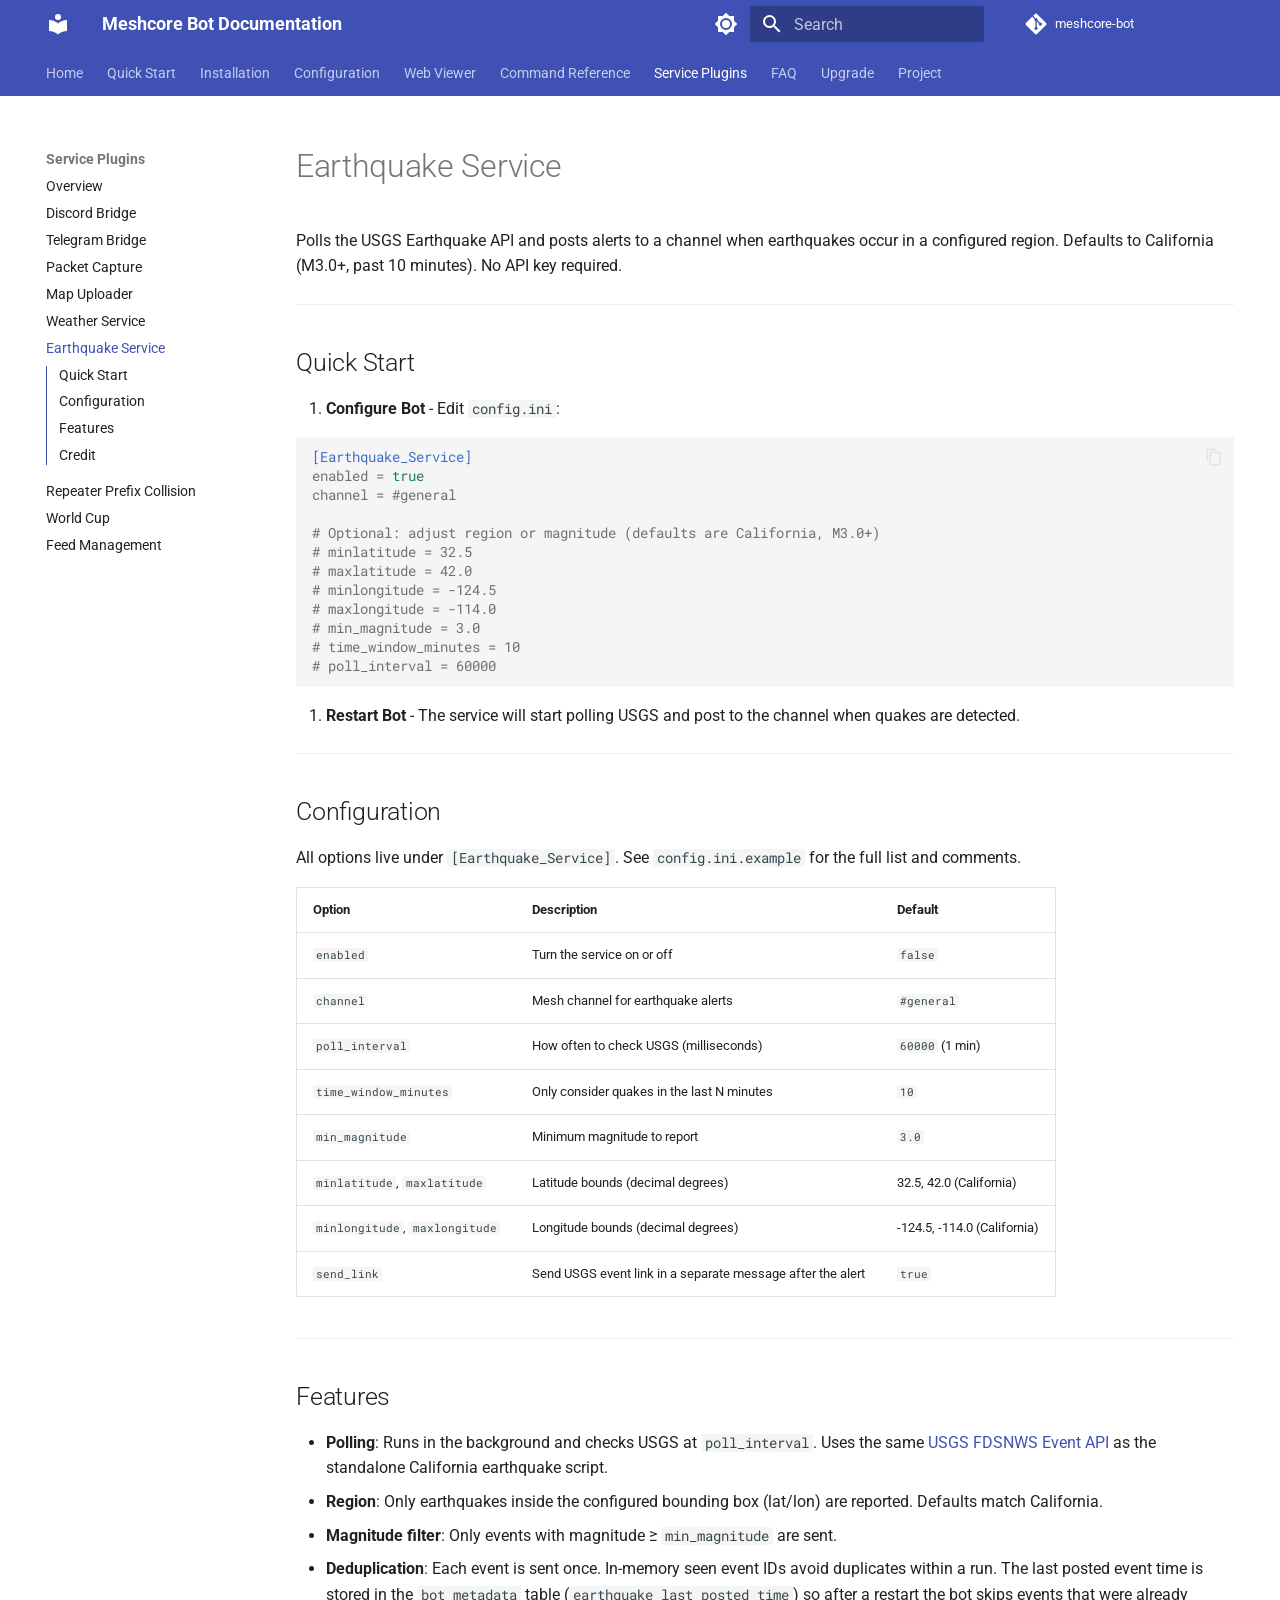
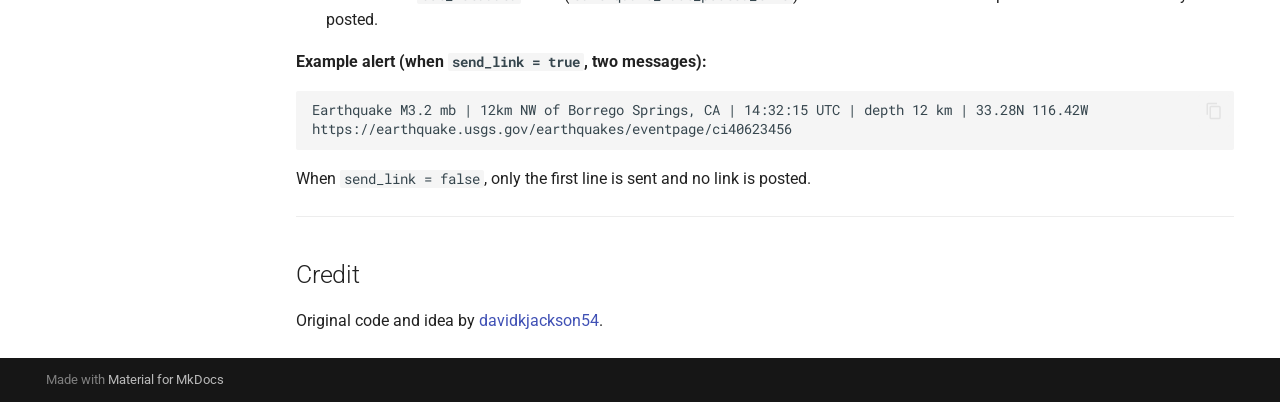
<file: earthquake-service/index.html>
<!doctype html>
<html lang="en" class="no-js">
  <head>
    
      <meta charset="utf-8">
      <meta name="viewport" content="width=device-width,initial-scale=1">
      
        <meta name="description" content="Documentation for the MeshCore bot and its services">
      
      
      
        <link rel="canonical" href="https://agessaman.github.io/meshcore-bot/earthquake-service/">
      
      
        <link rel="prev" href="../weather-service/">
      
      
        <link rel="next" href="../repeater-prefix-collision-service/">
      
      
        
      
      
      <link rel="icon" href="../assets/images/favicon.png">
      <meta name="generator" content="mkdocs-1.6.1, mkdocs-material-9.8.0">
    
    
      
        <title>Earthquake Service - Meshcore Bot Documentation</title>
      
    
    
      <link rel="stylesheet" href="../assets/stylesheets/main.57a0d79d.min.css">
      
        
        <link rel="stylesheet" href="../assets/stylesheets/palette.fb2fffe2.min.css">
      
      


    
    
      
    
    
      
        
        
        <link rel="preconnect" href="https://fonts.gstatic.com" crossorigin>
        <link rel="stylesheet" href="https://fonts.googleapis.com/css?family=Roboto:300,300i,400,400i,700,700i%7CRoboto+Mono:400,400i,700,700i&display=fallback">
        <style>:root{--md-text-font:"Roboto";--md-code-font:"Roboto Mono"}</style>
      
    
    
    <script>__md_scope=new URL("..",location),__md_hash=e=>[...e].reduce(((e,_)=>(e<<5)-e+_.charCodeAt(0)),0),__md_get=(e,_=localStorage,t=__md_scope)=>JSON.parse(_.getItem(t.pathname+"."+e)),__md_set=(e,_,t=localStorage,a=__md_scope)=>{try{t.setItem(a.pathname+"."+e,JSON.stringify(_))}catch(e){}}</script>
    
      

    
    
  </head>
  
  
    
    
      
    
    
    
    
    <body dir="ltr" data-md-color-scheme="default" data-md-color-primary="indigo" data-md-color-accent="cyan">
  
    
    <input class="md-toggle" data-md-toggle="drawer" type="checkbox" id="__drawer" autocomplete="off">
    <input class="md-toggle" data-md-toggle="search" type="checkbox" id="__search" autocomplete="off">
    <label class="md-overlay" for="__drawer"></label>
    <div data-md-component="skip">
      
        
        <a href="#earthquake-service" class="md-skip">
          Skip to content
        </a>
      
    </div>
    <div data-md-component="announce">
      
    </div>
    
    
      

<header class="md-header" data-md-component="header">
  <nav class="md-header__inner md-grid" aria-label="Header">
    <a href=".." title="Meshcore Bot Documentation" class="md-header__button md-logo" aria-label="Meshcore Bot Documentation" data-md-component="logo">
      
  
  <svg xmlns="http://www.w3.org/2000/svg" viewBox="0 0 24 24"><path d="M12 8a3 3 0 0 0 3-3 3 3 0 0 0-3-3 3 3 0 0 0-3 3 3 3 0 0 0 3 3m0 3.54C9.64 9.35 6.5 8 3 8v11c3.5 0 6.64 1.35 9 3.54 2.36-2.19 5.5-3.54 9-3.54V8c-3.5 0-6.64 1.35-9 3.54"/></svg>

    </a>
    <label class="md-header__button md-icon" for="__drawer">
      
      <svg xmlns="http://www.w3.org/2000/svg" viewBox="0 0 24 24"><path d="M3 6h18v2H3zm0 5h18v2H3zm0 5h18v2H3z"/></svg>
    </label>
    <div class="md-header__title" data-md-component="header-title">
      <div class="md-header__ellipsis">
        <div class="md-header__topic">
          <span class="md-ellipsis">
            Meshcore Bot Documentation
          </span>
        </div>
        <div class="md-header__topic" data-md-component="header-topic">
          <span class="md-ellipsis">
            
              Earthquake Service
            
          </span>
        </div>
      </div>
    </div>
    
      
        <form class="md-header__option" data-md-component="palette">
  
    
    
    
    <input class="md-option" data-md-color-media="" data-md-color-scheme="default" data-md-color-primary="indigo" data-md-color-accent="cyan"  aria-label="Switch to dark mode"  type="radio" name="__palette" id="__palette_0">
    
      <label class="md-header__button md-icon" title="Switch to dark mode" for="__palette_1" hidden>
        <svg xmlns="http://www.w3.org/2000/svg" viewBox="0 0 24 24"><path d="M12 8a4 4 0 0 0-4 4 4 4 0 0 0 4 4 4 4 0 0 0 4-4 4 4 0 0 0-4-4m0 10a6 6 0 0 1-6-6 6 6 0 0 1 6-6 6 6 0 0 1 6 6 6 6 0 0 1-6 6m8-9.31V4h-4.69L12 .69 8.69 4H4v4.69L.69 12 4 15.31V20h4.69L12 23.31 15.31 20H20v-4.69L23.31 12z"/></svg>
      </label>
    
  
    
    
    
    <input class="md-option" data-md-color-media="" data-md-color-scheme="slate" data-md-color-primary="indigo" data-md-color-accent="cyan"  aria-label="Switch to light mode"  type="radio" name="__palette" id="__palette_1">
    
      <label class="md-header__button md-icon" title="Switch to light mode" for="__palette_0" hidden>
        <svg xmlns="http://www.w3.org/2000/svg" viewBox="0 0 24 24"><path d="M12 18c-.89 0-1.74-.2-2.5-.55C11.56 16.5 13 14.42 13 12s-1.44-4.5-3.5-5.45C10.26 6.2 11.11 6 12 6a6 6 0 0 1 6 6 6 6 0 0 1-6 6m8-9.31V4h-4.69L12 .69 8.69 4H4v4.69L.69 12 4 15.31V20h4.69L12 23.31 15.31 20H20v-4.69L23.31 12z"/></svg>
      </label>
    
  
</form>
      
    
    
      <script>var palette=__md_get("__palette");if(palette&&palette.color){if("(prefers-color-scheme)"===palette.color.media){var media=matchMedia("(prefers-color-scheme: light)"),input=document.querySelector(media.matches?"[data-md-color-media='(prefers-color-scheme: light)']":"[data-md-color-media='(prefers-color-scheme: dark)']");palette.color.media=input.getAttribute("data-md-color-media"),palette.color.scheme=input.getAttribute("data-md-color-scheme"),palette.color.primary=input.getAttribute("data-md-color-primary"),palette.color.accent=input.getAttribute("data-md-color-accent")}for(var[key,value]of Object.entries(palette.color))document.body.setAttribute("data-md-color-"+key,value)}</script>
    
    
    
      
      
        <label class="md-header__button md-icon" for="__search">
          
          <svg xmlns="http://www.w3.org/2000/svg" viewBox="0 0 24 24"><path d="M9.5 3A6.5 6.5 0 0 1 16 9.5c0 1.61-.59 3.09-1.56 4.23l.27.27h.79l5 5-1.5 1.5-5-5v-.79l-.27-.27A6.52 6.52 0 0 1 9.5 16 6.5 6.5 0 0 1 3 9.5 6.5 6.5 0 0 1 9.5 3m0 2C7 5 5 7 5 9.5S7 14 9.5 14 14 12 14 9.5 12 5 9.5 5"/></svg>
        </label>
        <div class="md-search" data-md-component="search" role="dialog">
  <label class="md-search__overlay" for="__search"></label>
  <div class="md-search__inner" role="search">
    <form class="md-search__form" name="search">
      <input type="text" class="md-search__input" name="query" aria-label="Search" placeholder="Search" autocapitalize="off" autocorrect="off" autocomplete="off" spellcheck="false" data-md-component="search-query" required>
      <label class="md-search__icon md-icon" for="__search">
        
        <svg xmlns="http://www.w3.org/2000/svg" viewBox="0 0 24 24"><path d="M9.5 3A6.5 6.5 0 0 1 16 9.5c0 1.61-.59 3.09-1.56 4.23l.27.27h.79l5 5-1.5 1.5-5-5v-.79l-.27-.27A6.52 6.52 0 0 1 9.5 16 6.5 6.5 0 0 1 3 9.5 6.5 6.5 0 0 1 9.5 3m0 2C7 5 5 7 5 9.5S7 14 9.5 14 14 12 14 9.5 12 5 9.5 5"/></svg>
        
        <svg xmlns="http://www.w3.org/2000/svg" viewBox="0 0 24 24"><path d="M20 11v2H8l5.5 5.5-1.42 1.42L4.16 12l7.92-7.92L13.5 5.5 8 11z"/></svg>
      </label>
      <nav class="md-search__options" aria-label="Search">
        
        <button type="reset" class="md-search__icon md-icon" title="Clear" aria-label="Clear" tabindex="-1">
          
          <svg xmlns="http://www.w3.org/2000/svg" viewBox="0 0 24 24"><path d="M19 6.41 17.59 5 12 10.59 6.41 5 5 6.41 10.59 12 5 17.59 6.41 19 12 13.41 17.59 19 19 17.59 13.41 12z"/></svg>
        </button>
      </nav>
      
    </form>
    <div class="md-search__output">
      <div class="md-search__scrollwrap" tabindex="0" data-md-scrollfix>
        <div class="md-search-result" data-md-component="search-result">
          <div class="md-search-result__meta">
            Initializing search
          </div>
          <ol class="md-search-result__list" role="presentation"></ol>
        </div>
      </div>
    </div>
  </div>
</div>
      
    
    
      <div class="md-header__source">
        <a href="https://github.com/agessaman/meshcore-bot" title="Go to repository" class="md-source" data-md-component="source">
  <div class="md-source__icon md-icon">
    
    <svg xmlns="http://www.w3.org/2000/svg" viewBox="0 0 448 512"><!--! Font Awesome Free 7.1.0 by @fontawesome - https://fontawesome.com License - https://fontawesome.com/license/free (Icons: CC BY 4.0, Fonts: SIL OFL 1.1, Code: MIT License) Copyright 2025 Fonticons, Inc.--><path d="M439.6 236.1 244 40.5c-5.4-5.5-12.8-8.5-20.4-8.5s-15 3-20.4 8.4L162.5 81l51.5 51.5c27.1-9.1 52.7 16.8 43.4 43.7l49.7 49.7c34.2-11.8 61.2 31 35.5 56.7-26.5 26.5-70.2-2.9-56-37.3L240.3 199v121.9c25.3 12.5 22.3 41.8 9.1 55-6.4 6.4-15.2 10.1-24.3 10.1s-17.8-3.6-24.3-10.1c-17.6-17.6-11.1-46.9 11.2-56v-123c-20.8-8.5-24.6-30.7-18.6-45L142.6 101 8.5 235.1C3 240.6 0 247.9 0 255.5s3 15 8.5 20.4l195.6 195.7c5.4 5.4 12.7 8.4 20.4 8.4s15-3 20.4-8.4l194.7-194.7c5.4-5.4 8.4-12.8 8.4-20.4s-3-15-8.4-20.4"/></svg>
  </div>
  <div class="md-source__repository">
    meshcore-bot
  </div>
</a>
      </div>
    
  </nav>
  
</header>
    
    <div class="md-container" data-md-component="container">
      
      
        
          
            
<nav class="md-tabs" aria-label="Tabs" data-md-component="tabs">
  <div class="md-grid">
    <ul class="md-tabs__list">
      
        
  
  
  
  
    <li class="md-tabs__item">
      <a href=".." class="md-tabs__link">
        
  
  
    
  
  Home

      </a>
    </li>
  

      
        
  
  
  
  
    <li class="md-tabs__item">
      <a href="../getting-started/" class="md-tabs__link">
        
  
  
    
  
  Quick Start

      </a>
    </li>
  

      
        
  
  
  
  
    
    
      <li class="md-tabs__item">
        <a href="../installation/" class="md-tabs__link">
          
  
  
  Installation

        </a>
      </li>
    
  

      
        
  
  
  
  
    
    
      <li class="md-tabs__item">
        <a href="../configuration/" class="md-tabs__link">
          
  
  
  Configuration

        </a>
      </li>
    
  

      
        
  
  
  
  
    <li class="md-tabs__item">
      <a href="../web-viewer/" class="md-tabs__link">
        
  
  
    
  
  Web Viewer

      </a>
    </li>
  

      
        
  
  
  
  
    
    
      <li class="md-tabs__item">
        <a href="../command-reference/" class="md-tabs__link">
          
  
  
  Command Reference

        </a>
      </li>
    
  

      
        
  
  
  
    
  
  
    
    
      <li class="md-tabs__item md-tabs__item--active">
        <a href="../service-plugins/" class="md-tabs__link">
          
  
  
  Service Plugins

        </a>
      </li>
    
  

      
        
  
  
  
  
    <li class="md-tabs__item">
      <a href="../faq/" class="md-tabs__link">
        
  
  
    
  
  FAQ

      </a>
    </li>
  

      
        
  
  
  
  
    <li class="md-tabs__item">
      <a href="../upgrade/" class="md-tabs__link">
        
  
  
    
  
  Upgrade

      </a>
    </li>
  

      
        
  
  
  
  
    
    
      <li class="md-tabs__item">
        <a href="../solar-conditions-provenance/" class="md-tabs__link">
          
  
  
  Project

        </a>
      </li>
    
  

      
    </ul>
  </div>
</nav>
          
        
      
      <main class="md-main" data-md-component="main">
        <div class="md-main__inner md-grid">
          
            
              
              <div class="md-sidebar md-sidebar--primary" data-md-component="sidebar" data-md-type="navigation" >
                <div class="md-sidebar__scrollwrap">
                  <div class="md-sidebar__inner">
                    


  


  

<nav class="md-nav md-nav--primary md-nav--lifted md-nav--integrated" aria-label="Navigation" data-md-level="0">
  <label class="md-nav__title" for="__drawer">
    <a href=".." title="Meshcore Bot Documentation" class="md-nav__button md-logo" aria-label="Meshcore Bot Documentation" data-md-component="logo">
      
  
  <svg xmlns="http://www.w3.org/2000/svg" viewBox="0 0 24 24"><path d="M12 8a3 3 0 0 0 3-3 3 3 0 0 0-3-3 3 3 0 0 0-3 3 3 3 0 0 0 3 3m0 3.54C9.64 9.35 6.5 8 3 8v11c3.5 0 6.64 1.35 9 3.54 2.36-2.19 5.5-3.54 9-3.54V8c-3.5 0-6.64 1.35-9 3.54"/></svg>

    </a>
    Meshcore Bot Documentation
  </label>
  
    <div class="md-nav__source">
      <a href="https://github.com/agessaman/meshcore-bot" title="Go to repository" class="md-source" data-md-component="source">
  <div class="md-source__icon md-icon">
    
    <svg xmlns="http://www.w3.org/2000/svg" viewBox="0 0 448 512"><!--! Font Awesome Free 7.1.0 by @fontawesome - https://fontawesome.com License - https://fontawesome.com/license/free (Icons: CC BY 4.0, Fonts: SIL OFL 1.1, Code: MIT License) Copyright 2025 Fonticons, Inc.--><path d="M439.6 236.1 244 40.5c-5.4-5.5-12.8-8.5-20.4-8.5s-15 3-20.4 8.4L162.5 81l51.5 51.5c27.1-9.1 52.7 16.8 43.4 43.7l49.7 49.7c34.2-11.8 61.2 31 35.5 56.7-26.5 26.5-70.2-2.9-56-37.3L240.3 199v121.9c25.3 12.5 22.3 41.8 9.1 55-6.4 6.4-15.2 10.1-24.3 10.1s-17.8-3.6-24.3-10.1c-17.6-17.6-11.1-46.9 11.2-56v-123c-20.8-8.5-24.6-30.7-18.6-45L142.6 101 8.5 235.1C3 240.6 0 247.9 0 255.5s3 15 8.5 20.4l195.6 195.7c5.4 5.4 12.7 8.4 20.4 8.4s15-3 20.4-8.4l194.7-194.7c5.4-5.4 8.4-12.8 8.4-20.4s-3-15-8.4-20.4"/></svg>
  </div>
  <div class="md-source__repository">
    meshcore-bot
  </div>
</a>
    </div>
  
  <ul class="md-nav__list" data-md-scrollfix>
    
      
      
  
  
  
  
    <li class="md-nav__item">
      <a href=".." class="md-nav__link">
        
  
  
  <span class="md-ellipsis">
    
  
    Home
  

    
  </span>
  
  

      </a>
    </li>
  

    
      
      
  
  
  
  
    <li class="md-nav__item">
      <a href="../getting-started/" class="md-nav__link">
        
  
  
  <span class="md-ellipsis">
    
  
    Quick Start
  

    
  </span>
  
  

      </a>
    </li>
  

    
      
      
  
  
  
  
    
    
    
    
      
      
        
      
    
    
    <li class="md-nav__item md-nav__item--nested">
      
        
        
        <input class="md-nav__toggle md-toggle " type="checkbox" id="__nav_3" >
        
          
          <label class="md-nav__link" for="__nav_3" id="__nav_3_label" tabindex="0">
            
  
  
  <span class="md-ellipsis">
    
  
    Installation
  

    
  </span>
  
  

            <span class="md-nav__icon md-icon"></span>
          </label>
        
        <nav class="md-nav" data-md-level="1" aria-labelledby="__nav_3_label" aria-expanded="false">
          <label class="md-nav__title" for="__nav_3">
            <span class="md-nav__icon md-icon"></span>
            
  
    Installation
  

          </label>
          <ul class="md-nav__list" data-md-scrollfix>
            
              
                
  
  
  
  
    <li class="md-nav__item">
      <a href="../installation/" class="md-nav__link">
        
  
  
  <span class="md-ellipsis">
    
  
    Overview
  

    
  </span>
  
  

      </a>
    </li>
  

              
            
              
                
  
  
  
  
    <li class="md-nav__item">
      <a href="../docker/" class="md-nav__link">
        
  
  
  <span class="md-ellipsis">
    
  
    Docker
  

    
  </span>
  
  

      </a>
    </li>
  

              
            
              
                
  
  
  
  
    <li class="md-nav__item">
      <a href="../service-installation/" class="md-nav__link">
        
  
  
  <span class="md-ellipsis">
    
  
    Service
  

    
  </span>
  
  

      </a>
    </li>
  

              
            
          </ul>
        </nav>
      
    </li>
  

    
      
      
  
  
  
  
    
    
    
    
      
      
        
      
    
    
    <li class="md-nav__item md-nav__item--nested">
      
        
        
        <input class="md-nav__toggle md-toggle " type="checkbox" id="__nav_4" >
        
          
          <label class="md-nav__link" for="__nav_4" id="__nav_4_label" tabindex="0">
            
  
  
  <span class="md-ellipsis">
    
  
    Configuration
  

    
  </span>
  
  

            <span class="md-nav__icon md-icon"></span>
          </label>
        
        <nav class="md-nav" data-md-level="1" aria-labelledby="__nav_4_label" aria-expanded="false">
          <label class="md-nav__title" for="__nav_4">
            <span class="md-nav__icon md-icon"></span>
            
  
    Configuration
  

          </label>
          <ul class="md-nav__list" data-md-scrollfix>
            
              
                
  
  
  
  
    <li class="md-nav__item">
      <a href="../configuration/" class="md-nav__link">
        
  
  
  <span class="md-ellipsis">
    
  
    Overview
  

    
  </span>
  
  

      </a>
    </li>
  

              
            
              
                
  
  
  
  
    <li class="md-nav__item">
      <a href="../data-retention/" class="md-nav__link">
        
  
  
  <span class="md-ellipsis">
    
  
    Data retention
  

    
  </span>
  
  

      </a>
    </li>
  

              
            
              
                
  
  
  
  
    <li class="md-nav__item">
      <a href="../local-plugins/" class="md-nav__link">
        
  
  
  <span class="md-ellipsis">
    
  
    Local plugins and services
  

    
  </span>
  
  

      </a>
    </li>
  

              
            
              
                
  
  
  
  
    <li class="md-nav__item">
      <a href="../checkin-api/" class="md-nav__link">
        
  
  
  <span class="md-ellipsis">
    
  
    Check-in API
  

    
  </span>
  
  

      </a>
    </li>
  

              
            
              
                
  
  
  
  
    <li class="md-nav__item">
      <a href="../path-command-config/" class="md-nav__link">
        
  
  
  <span class="md-ellipsis">
    
  
    Path Command
  

    
  </span>
  
  

      </a>
    </li>
  

              
            
              
                
  
  
  
  
    <li class="md-nav__item">
      <a href="../config-validation/" class="md-nav__link">
        
  
  
  <span class="md-ellipsis">
    
  
    Config validation
  

    
  </span>
  
  

      </a>
    </li>
  

              
            
              
                
  
  
  
  
    <li class="md-nav__item">
      <a href="../region-warnings/" class="md-nav__link">
        
  
  
  <span class="md-ellipsis">
    
  
    Region warnings
  

    
  </span>
  
  

      </a>
    </li>
  

              
            
          </ul>
        </nav>
      
    </li>
  

    
      
      
  
  
  
  
    <li class="md-nav__item">
      <a href="../web-viewer/" class="md-nav__link">
        
  
  
  <span class="md-ellipsis">
    
  
    Web Viewer
  

    
  </span>
  
  

      </a>
    </li>
  

    
      
      
  
  
  
  
    
    
    
    
      
      
        
      
    
    
    <li class="md-nav__item md-nav__item--nested">
      
        
        
        <input class="md-nav__toggle md-toggle " type="checkbox" id="__nav_6" >
        
          
          <label class="md-nav__link" for="__nav_6" id="__nav_6_label" tabindex="0">
            
  
  
  <span class="md-ellipsis">
    
  
    Command Reference
  

    
  </span>
  
  

            <span class="md-nav__icon md-icon"></span>
          </label>
        
        <nav class="md-nav" data-md-level="1" aria-labelledby="__nav_6_label" aria-expanded="false">
          <label class="md-nav__title" for="__nav_6">
            <span class="md-nav__icon md-icon"></span>
            
  
    Command Reference
  

          </label>
          <ul class="md-nav__list" data-md-scrollfix>
            
              
                
  
  
  
  
    <li class="md-nav__item">
      <a href="../command-reference/" class="md-nav__link">
        
  
  
  <span class="md-ellipsis">
    
  
    Overview
  

    
  </span>
  
  

      </a>
    </li>
  

              
            
              
                
  
  
  
  
    <li class="md-nav__item">
      <a href="../repeater-commands/" class="md-nav__link">
        
  
  
  <span class="md-ellipsis">
    
  
    Repeater Commands
  

    
  </span>
  
  

      </a>
    </li>
  

              
            
              
                
  
  
  
  
    <li class="md-nav__item">
      <a href="../command-reference-website/" class="md-nav__link">
        
  
  
  <span class="md-ellipsis">
    
  
    Custom Command Website
  

    
  </span>
  
  

      </a>
    </li>
  

              
            
              
                
  
  
  
  
    <li class="md-nav__item">
      <a href="../develop-command-scripts/" class="md-nav__link">
        
  
  
  <span class="md-ellipsis">
    
  
    Developing Commands
  

    
  </span>
  
  

      </a>
    </li>
  

              
            
          </ul>
        </nav>
      
    </li>
  

    
      
      
  
  
    
  
  
  
    
    
    
    
      
        
        
      
      
        
      
    
    
    <li class="md-nav__item md-nav__item--active md-nav__item--section md-nav__item--nested">
      
        
        
        <input class="md-nav__toggle md-toggle " type="checkbox" id="__nav_7" checked>
        
          
          <label class="md-nav__link" for="__nav_7" id="__nav_7_label" tabindex="">
            
  
  
  <span class="md-ellipsis">
    
  
    Service Plugins
  

    
  </span>
  
  

            <span class="md-nav__icon md-icon"></span>
          </label>
        
        <nav class="md-nav" data-md-level="1" aria-labelledby="__nav_7_label" aria-expanded="true">
          <label class="md-nav__title" for="__nav_7">
            <span class="md-nav__icon md-icon"></span>
            
  
    Service Plugins
  

          </label>
          <ul class="md-nav__list" data-md-scrollfix>
            
              
                
  
  
  
  
    <li class="md-nav__item">
      <a href="../service-plugins/" class="md-nav__link">
        
  
  
  <span class="md-ellipsis">
    
  
    Overview
  

    
  </span>
  
  

      </a>
    </li>
  

              
            
              
                
  
  
  
  
    <li class="md-nav__item">
      <a href="../discord-bridge/" class="md-nav__link">
        
  
  
  <span class="md-ellipsis">
    
  
    Discord Bridge
  

    
  </span>
  
  

      </a>
    </li>
  

              
            
              
                
  
  
  
  
    <li class="md-nav__item">
      <a href="../telegram-bridge/" class="md-nav__link">
        
  
  
  <span class="md-ellipsis">
    
  
    Telegram Bridge
  

    
  </span>
  
  

      </a>
    </li>
  

              
            
              
                
  
  
  
  
    <li class="md-nav__item">
      <a href="../packet-capture/" class="md-nav__link">
        
  
  
  <span class="md-ellipsis">
    
  
    Packet Capture
  

    
  </span>
  
  

      </a>
    </li>
  

              
            
              
                
  
  
  
  
    <li class="md-nav__item">
      <a href="../map-uploader/" class="md-nav__link">
        
  
  
  <span class="md-ellipsis">
    
  
    Map Uploader
  

    
  </span>
  
  

      </a>
    </li>
  

              
            
              
                
  
  
  
  
    <li class="md-nav__item">
      <a href="../weather-service/" class="md-nav__link">
        
  
  
  <span class="md-ellipsis">
    
  
    Weather Service
  

    
  </span>
  
  

      </a>
    </li>
  

              
            
              
                
  
  
    
  
  
  
    <li class="md-nav__item md-nav__item--active">
      
      <input class="md-nav__toggle md-toggle" type="checkbox" id="__toc">
      
      
        
      
      
        <label class="md-nav__link md-nav__link--active" for="__toc">
          
  
  
  <span class="md-ellipsis">
    
  
    Earthquake Service
  

    
  </span>
  
  

          <span class="md-nav__icon md-icon"></span>
        </label>
      
      <a href="./" class="md-nav__link md-nav__link--active">
        
  
  
  <span class="md-ellipsis">
    
  
    Earthquake Service
  

    
  </span>
  
  

      </a>
      
        

<nav class="md-nav md-nav--secondary" aria-label="Table of contents">
  
  
  
    
  
  
    <label class="md-nav__title" for="__toc">
      <span class="md-nav__icon md-icon"></span>
      Table of contents
    </label>
    <ul class="md-nav__list" data-md-component="toc" data-md-scrollfix>
      
        <li class="md-nav__item">
  <a href="#quick-start" class="md-nav__link">
    <span class="md-ellipsis">
      
        Quick Start
      
    </span>
  </a>
  
</li>
      
        <li class="md-nav__item">
  <a href="#configuration" class="md-nav__link">
    <span class="md-ellipsis">
      
        Configuration
      
    </span>
  </a>
  
</li>
      
        <li class="md-nav__item">
  <a href="#features" class="md-nav__link">
    <span class="md-ellipsis">
      
        Features
      
    </span>
  </a>
  
</li>
      
        <li class="md-nav__item">
  <a href="#credit" class="md-nav__link">
    <span class="md-ellipsis">
      
        Credit
      
    </span>
  </a>
  
</li>
      
    </ul>
  
</nav>
      
    </li>
  

              
            
              
                
  
  
  
  
    <li class="md-nav__item">
      <a href="../repeater-prefix-collision-service/" class="md-nav__link">
        
  
  
  <span class="md-ellipsis">
    
  
    Repeater Prefix Collision
  

    
  </span>
  
  

      </a>
    </li>
  

              
            
              
                
  
  
  
  
    <li class="md-nav__item">
      <a href="../worldcup/" class="md-nav__link">
        
  
  
  <span class="md-ellipsis">
    
  
    World Cup
  

    
  </span>
  
  

      </a>
    </li>
  

              
            
              
                
  
  
  
  
    <li class="md-nav__item">
      <a href="../FEEDS/" class="md-nav__link">
        
  
  
  <span class="md-ellipsis">
    
  
    Feed Management
  

    
  </span>
  
  

      </a>
    </li>
  

              
            
          </ul>
        </nav>
      
    </li>
  

    
      
      
  
  
  
  
    <li class="md-nav__item">
      <a href="../faq/" class="md-nav__link">
        
  
  
  <span class="md-ellipsis">
    
  
    FAQ
  

    
  </span>
  
  

      </a>
    </li>
  

    
      
      
  
  
  
  
    <li class="md-nav__item">
      <a href="../upgrade/" class="md-nav__link">
        
  
  
  <span class="md-ellipsis">
    
  
    Upgrade
  

    
  </span>
  
  

      </a>
    </li>
  

    
      
      
  
  
  
  
    
    
    
    
      
      
        
      
    
    
    <li class="md-nav__item md-nav__item--nested">
      
        
        
        <input class="md-nav__toggle md-toggle " type="checkbox" id="__nav_10" >
        
          
          <label class="md-nav__link" for="__nav_10" id="__nav_10_label" tabindex="0">
            
  
  
  <span class="md-ellipsis">
    
  
    Project
  

    
  </span>
  
  

            <span class="md-nav__icon md-icon"></span>
          </label>
        
        <nav class="md-nav" data-md-level="1" aria-labelledby="__nav_10_label" aria-expanded="false">
          <label class="md-nav__title" for="__nav_10">
            <span class="md-nav__icon md-icon"></span>
            
  
    Project
  

          </label>
          <ul class="md-nav__list" data-md-scrollfix>
            
              
                
  
  
  
  
    <li class="md-nav__item">
      <a href="../solar-conditions-provenance/" class="md-nav__link">
        
  
  
  <span class="md-ellipsis">
    
  
    Solar conditions provenance
  

    
  </span>
  
  

      </a>
    </li>
  

              
            
          </ul>
        </nav>
      
    </li>
  

    
  </ul>
</nav>
                  </div>
                </div>
              </div>
            
            
          
          
            <div class="md-content" data-md-component="content">
              
              <article class="md-content__inner md-typeset">
                
                  


  
  


<h1 id="earthquake-service">Earthquake Service</h1>
<p>Polls the USGS Earthquake API and posts alerts to a channel when earthquakes occur in a configured region. Defaults to California (M3.0+, past 10 minutes). No API key required.</p>
<hr />
<h2 id="quick-start">Quick Start</h2>
<ol>
<li><strong>Configure Bot</strong> - Edit <code>config.ini</code>:</li>
</ol>
<div class="highlight"><pre><span></span><code><a id="__codelineno-0-1" name="__codelineno-0-1" href="#__codelineno-0-1"></a><span class="k">[Earthquake_Service]</span>
<a id="__codelineno-0-2" name="__codelineno-0-2" href="#__codelineno-0-2"></a><span class="na">enabled</span><span class="w"> </span><span class="o">=</span><span class="w"> </span><span class="s">true</span>
<a id="__codelineno-0-3" name="__codelineno-0-3" href="#__codelineno-0-3"></a><span class="na">channel</span><span class="w"> </span><span class="o">=</span><span class="w"> </span><span class="c1">#general</span>
<a id="__codelineno-0-4" name="__codelineno-0-4" href="#__codelineno-0-4"></a>
<a id="__codelineno-0-5" name="__codelineno-0-5" href="#__codelineno-0-5"></a><span class="c1"># Optional: adjust region or magnitude (defaults are California, M3.0+)</span>
<a id="__codelineno-0-6" name="__codelineno-0-6" href="#__codelineno-0-6"></a><span class="c1"># minlatitude = 32.5</span>
<a id="__codelineno-0-7" name="__codelineno-0-7" href="#__codelineno-0-7"></a><span class="c1"># maxlatitude = 42.0</span>
<a id="__codelineno-0-8" name="__codelineno-0-8" href="#__codelineno-0-8"></a><span class="c1"># minlongitude = -124.5</span>
<a id="__codelineno-0-9" name="__codelineno-0-9" href="#__codelineno-0-9"></a><span class="c1"># maxlongitude = -114.0</span>
<a id="__codelineno-0-10" name="__codelineno-0-10" href="#__codelineno-0-10"></a><span class="c1"># min_magnitude = 3.0</span>
<a id="__codelineno-0-11" name="__codelineno-0-11" href="#__codelineno-0-11"></a><span class="c1"># time_window_minutes = 10</span>
<a id="__codelineno-0-12" name="__codelineno-0-12" href="#__codelineno-0-12"></a><span class="c1"># poll_interval = 60000</span>
</code></pre></div>
<ol>
<li><strong>Restart Bot</strong> - The service will start polling USGS and post to the channel when quakes are detected.</li>
</ol>
<hr />
<h2 id="configuration">Configuration</h2>
<p>All options live under <code>[Earthquake_Service]</code>. See <code>config.ini.example</code> for the full list and comments.</p>
<table>
<thead>
<tr>
<th>Option</th>
<th>Description</th>
<th>Default</th>
</tr>
</thead>
<tbody>
<tr>
<td><code>enabled</code></td>
<td>Turn the service on or off</td>
<td><code>false</code></td>
</tr>
<tr>
<td><code>channel</code></td>
<td>Mesh channel for earthquake alerts</td>
<td><code>#general</code></td>
</tr>
<tr>
<td><code>poll_interval</code></td>
<td>How often to check USGS (milliseconds)</td>
<td><code>60000</code> (1 min)</td>
</tr>
<tr>
<td><code>time_window_minutes</code></td>
<td>Only consider quakes in the last N minutes</td>
<td><code>10</code></td>
</tr>
<tr>
<td><code>min_magnitude</code></td>
<td>Minimum magnitude to report</td>
<td><code>3.0</code></td>
</tr>
<tr>
<td><code>minlatitude</code>, <code>maxlatitude</code></td>
<td>Latitude bounds (decimal degrees)</td>
<td>32.5, 42.0 (California)</td>
</tr>
<tr>
<td><code>minlongitude</code>, <code>maxlongitude</code></td>
<td>Longitude bounds (decimal degrees)</td>
<td>-124.5, -114.0 (California)</td>
</tr>
<tr>
<td><code>send_link</code></td>
<td>Send USGS event link in a separate message after the alert</td>
<td><code>true</code></td>
</tr>
</tbody>
</table>
<hr />
<h2 id="features">Features</h2>
<ul>
<li><strong>Polling</strong>: Runs in the background and checks USGS at <code>poll_interval</code>. Uses the same <a href="https://earthquake.usgs.gov/fdsnws/event/1/">USGS FDSNWS Event API</a> as the standalone California earthquake script.</li>
<li><strong>Region</strong>: Only earthquakes inside the configured bounding box (lat/lon) are reported. Defaults match California.</li>
<li><strong>Magnitude filter</strong>: Only events with magnitude ≥ <code>min_magnitude</code> are sent.</li>
<li><strong>Deduplication</strong>: Each event is sent once. In-memory seen event IDs avoid duplicates within a run. The last posted event time is stored in the <code>bot_metadata</code> table (<code>earthquake_last_posted_time</code>) so after a restart the bot skips events that were already posted.</li>
</ul>
<p><strong>Example alert (when <code>send_link = true</code>, two messages):</strong>
<div class="highlight"><pre><span></span><code><a id="__codelineno-1-1" name="__codelineno-1-1" href="#__codelineno-1-1"></a>Earthquake M3.2 mb | 12km NW of Borrego Springs, CA | 14:32:15 UTC | depth 12 km | 33.28N 116.42W
<a id="__codelineno-1-2" name="__codelineno-1-2" href="#__codelineno-1-2"></a>https://earthquake.usgs.gov/earthquakes/eventpage/ci40623456
</code></pre></div>
When <code>send_link = false</code>, only the first line is sent and no link is posted.</p>
<hr />
<h2 id="credit">Credit</h2>
<p>Original code and idea by <a href="https://github.com/davidkjackson54">davidkjackson54</a>.</p>












                
              </article>
            </div>
          
          
<script>var target=document.getElementById(location.hash.slice(1));target&&target.name&&(target.checked=target.name.startsWith("__tabbed_"))</script>
        </div>
        
      </main>
      
        <footer class="md-footer">
  
  <div class="md-footer-meta md-typeset">
    <div class="md-footer-meta__inner md-grid">
      <div class="md-copyright">
  
  
    Made with
    <a href="https://squidfunk.github.io/mkdocs-material/" target="_blank" rel="noopener">
      Material for MkDocs
    </a>
  
</div>
      
    </div>
  </div>
</footer>
      
    </div>
    <div class="md-dialog" data-md-component="dialog">
      <div class="md-dialog__inner md-typeset"></div>
    </div>
    
    
    
      
      
      <script id="__config" type="application/json">{"annotate": null, "base": "..", "features": ["navigation.instant", "navigation.tracking", "navigation.tabs", "navigation.sections", "toc.integrate", "content.code.copy"], "search": "../assets/javascripts/workers/search.a7633da7.min.js", "tags": null, "translations": {"clipboard.copied": "Copied to clipboard", "clipboard.copy": "Copy to clipboard", "search.result.more.one": "1 more on this page", "search.result.more.other": "# more on this page", "search.result.none": "No matching documents", "search.result.one": "1 matching document", "search.result.other": "# matching documents", "search.result.placeholder": "Type to start searching", "search.result.term.missing": "Missing", "select.version": "Select version"}, "version": null}</script>
    
    
      <script src="../assets/javascripts/bundle.c21346df.min.js"></script>
      
    
  </body>
</html>
</file>
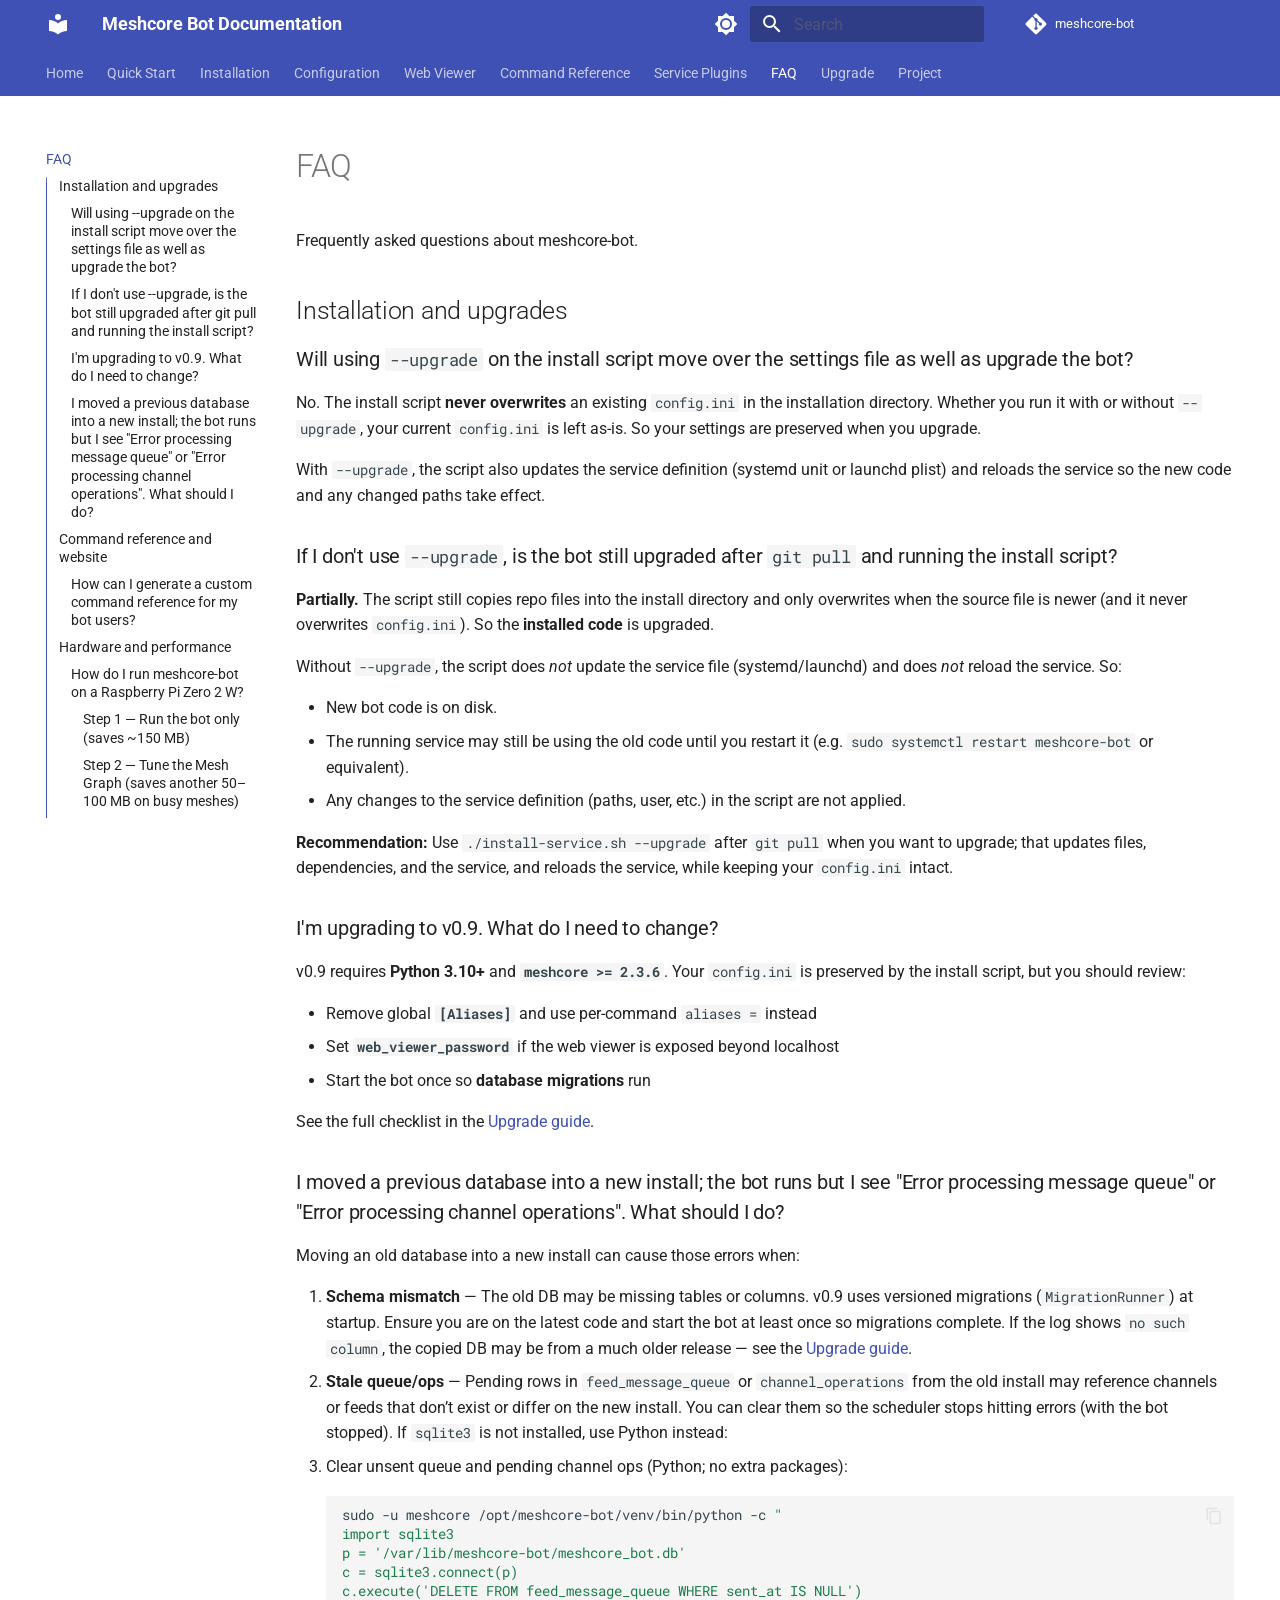
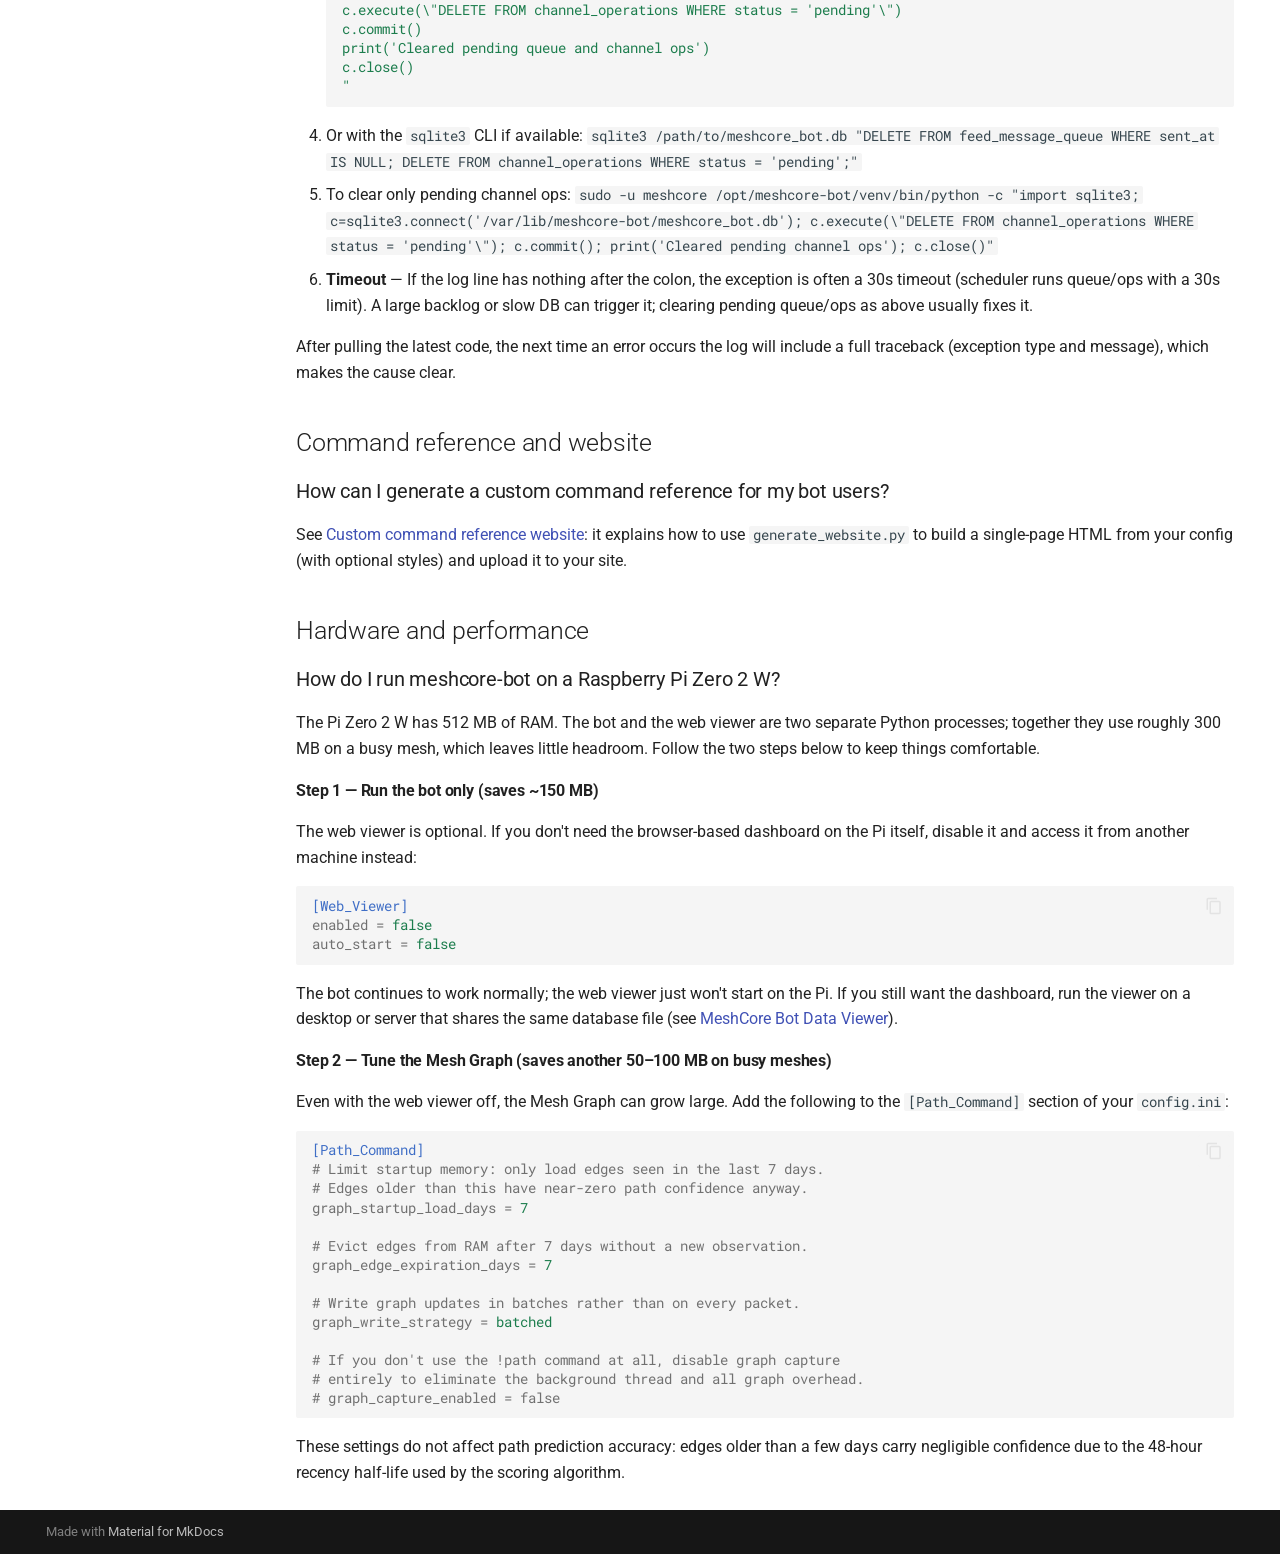
<file: faq/index.html>
<!doctype html>
<html lang="en" class="no-js">
  <head>
    
      <meta charset="utf-8">
      <meta name="viewport" content="width=device-width,initial-scale=1">
      
        <meta name="description" content="Documentation for the MeshCore bot and its services">
      
      
      
        <link rel="canonical" href="https://agessaman.github.io/meshcore-bot/faq/">
      
      
        <link rel="prev" href="../FEEDS/">
      
      
        <link rel="next" href="../upgrade/">
      
      
        
      
      
      <link rel="icon" href="../assets/images/favicon.png">
      <meta name="generator" content="mkdocs-1.6.1, mkdocs-material-9.8.0">
    
    
      
        <title>FAQ - Meshcore Bot Documentation</title>
      
    
    
      <link rel="stylesheet" href="../assets/stylesheets/main.57a0d79d.min.css">
      
        
        <link rel="stylesheet" href="../assets/stylesheets/palette.fb2fffe2.min.css">
      
      


    
    
      
    
    
      
        
        
        <link rel="preconnect" href="https://fonts.gstatic.com" crossorigin>
        <link rel="stylesheet" href="https://fonts.googleapis.com/css?family=Roboto:300,300i,400,400i,700,700i%7CRoboto+Mono:400,400i,700,700i&display=fallback">
        <style>:root{--md-text-font:"Roboto";--md-code-font:"Roboto Mono"}</style>
      
    
    
    <script>__md_scope=new URL("..",location),__md_hash=e=>[...e].reduce(((e,_)=>(e<<5)-e+_.charCodeAt(0)),0),__md_get=(e,_=localStorage,t=__md_scope)=>JSON.parse(_.getItem(t.pathname+"."+e)),__md_set=(e,_,t=localStorage,a=__md_scope)=>{try{t.setItem(a.pathname+"."+e,JSON.stringify(_))}catch(e){}}</script>
    
      

    
    
  </head>
  
  
    
    
      
    
    
    
    
    <body dir="ltr" data-md-color-scheme="default" data-md-color-primary="indigo" data-md-color-accent="cyan">
  
    
    <input class="md-toggle" data-md-toggle="drawer" type="checkbox" id="__drawer" autocomplete="off">
    <input class="md-toggle" data-md-toggle="search" type="checkbox" id="__search" autocomplete="off">
    <label class="md-overlay" for="__drawer"></label>
    <div data-md-component="skip">
      
        
        <a href="#faq" class="md-skip">
          Skip to content
        </a>
      
    </div>
    <div data-md-component="announce">
      
    </div>
    
    
      

<header class="md-header" data-md-component="header">
  <nav class="md-header__inner md-grid" aria-label="Header">
    <a href=".." title="Meshcore Bot Documentation" class="md-header__button md-logo" aria-label="Meshcore Bot Documentation" data-md-component="logo">
      
  
  <svg xmlns="http://www.w3.org/2000/svg" viewBox="0 0 24 24"><path d="M12 8a3 3 0 0 0 3-3 3 3 0 0 0-3-3 3 3 0 0 0-3 3 3 3 0 0 0 3 3m0 3.54C9.64 9.35 6.5 8 3 8v11c3.5 0 6.64 1.35 9 3.54 2.36-2.19 5.5-3.54 9-3.54V8c-3.5 0-6.64 1.35-9 3.54"/></svg>

    </a>
    <label class="md-header__button md-icon" for="__drawer">
      
      <svg xmlns="http://www.w3.org/2000/svg" viewBox="0 0 24 24"><path d="M3 6h18v2H3zm0 5h18v2H3zm0 5h18v2H3z"/></svg>
    </label>
    <div class="md-header__title" data-md-component="header-title">
      <div class="md-header__ellipsis">
        <div class="md-header__topic">
          <span class="md-ellipsis">
            Meshcore Bot Documentation
          </span>
        </div>
        <div class="md-header__topic" data-md-component="header-topic">
          <span class="md-ellipsis">
            
              FAQ
            
          </span>
        </div>
      </div>
    </div>
    
      
        <form class="md-header__option" data-md-component="palette">
  
    
    
    
    <input class="md-option" data-md-color-media="" data-md-color-scheme="default" data-md-color-primary="indigo" data-md-color-accent="cyan"  aria-label="Switch to dark mode"  type="radio" name="__palette" id="__palette_0">
    
      <label class="md-header__button md-icon" title="Switch to dark mode" for="__palette_1" hidden>
        <svg xmlns="http://www.w3.org/2000/svg" viewBox="0 0 24 24"><path d="M12 8a4 4 0 0 0-4 4 4 4 0 0 0 4 4 4 4 0 0 0 4-4 4 4 0 0 0-4-4m0 10a6 6 0 0 1-6-6 6 6 0 0 1 6-6 6 6 0 0 1 6 6 6 6 0 0 1-6 6m8-9.31V4h-4.69L12 .69 8.69 4H4v4.69L.69 12 4 15.31V20h4.69L12 23.31 15.31 20H20v-4.69L23.31 12z"/></svg>
      </label>
    
  
    
    
    
    <input class="md-option" data-md-color-media="" data-md-color-scheme="slate" data-md-color-primary="indigo" data-md-color-accent="cyan"  aria-label="Switch to light mode"  type="radio" name="__palette" id="__palette_1">
    
      <label class="md-header__button md-icon" title="Switch to light mode" for="__palette_0" hidden>
        <svg xmlns="http://www.w3.org/2000/svg" viewBox="0 0 24 24"><path d="M12 18c-.89 0-1.74-.2-2.5-.55C11.56 16.5 13 14.42 13 12s-1.44-4.5-3.5-5.45C10.26 6.2 11.11 6 12 6a6 6 0 0 1 6 6 6 6 0 0 1-6 6m8-9.31V4h-4.69L12 .69 8.69 4H4v4.69L.69 12 4 15.31V20h4.69L12 23.31 15.31 20H20v-4.69L23.31 12z"/></svg>
      </label>
    
  
</form>
      
    
    
      <script>var palette=__md_get("__palette");if(palette&&palette.color){if("(prefers-color-scheme)"===palette.color.media){var media=matchMedia("(prefers-color-scheme: light)"),input=document.querySelector(media.matches?"[data-md-color-media='(prefers-color-scheme: light)']":"[data-md-color-media='(prefers-color-scheme: dark)']");palette.color.media=input.getAttribute("data-md-color-media"),palette.color.scheme=input.getAttribute("data-md-color-scheme"),palette.color.primary=input.getAttribute("data-md-color-primary"),palette.color.accent=input.getAttribute("data-md-color-accent")}for(var[key,value]of Object.entries(palette.color))document.body.setAttribute("data-md-color-"+key,value)}</script>
    
    
    
      
      
        <label class="md-header__button md-icon" for="__search">
          
          <svg xmlns="http://www.w3.org/2000/svg" viewBox="0 0 24 24"><path d="M9.5 3A6.5 6.5 0 0 1 16 9.5c0 1.61-.59 3.09-1.56 4.23l.27.27h.79l5 5-1.5 1.5-5-5v-.79l-.27-.27A6.52 6.52 0 0 1 9.5 16 6.5 6.5 0 0 1 3 9.5 6.5 6.5 0 0 1 9.5 3m0 2C7 5 5 7 5 9.5S7 14 9.5 14 14 12 14 9.5 12 5 9.5 5"/></svg>
        </label>
        <div class="md-search" data-md-component="search" role="dialog">
  <label class="md-search__overlay" for="__search"></label>
  <div class="md-search__inner" role="search">
    <form class="md-search__form" name="search">
      <input type="text" class="md-search__input" name="query" aria-label="Search" placeholder="Search" autocapitalize="off" autocorrect="off" autocomplete="off" spellcheck="false" data-md-component="search-query" required>
      <label class="md-search__icon md-icon" for="__search">
        
        <svg xmlns="http://www.w3.org/2000/svg" viewBox="0 0 24 24"><path d="M9.5 3A6.5 6.5 0 0 1 16 9.5c0 1.61-.59 3.09-1.56 4.23l.27.27h.79l5 5-1.5 1.5-5-5v-.79l-.27-.27A6.52 6.52 0 0 1 9.5 16 6.5 6.5 0 0 1 3 9.5 6.5 6.5 0 0 1 9.5 3m0 2C7 5 5 7 5 9.5S7 14 9.5 14 14 12 14 9.5 12 5 9.5 5"/></svg>
        
        <svg xmlns="http://www.w3.org/2000/svg" viewBox="0 0 24 24"><path d="M20 11v2H8l5.5 5.5-1.42 1.42L4.16 12l7.92-7.92L13.5 5.5 8 11z"/></svg>
      </label>
      <nav class="md-search__options" aria-label="Search">
        
        <button type="reset" class="md-search__icon md-icon" title="Clear" aria-label="Clear" tabindex="-1">
          
          <svg xmlns="http://www.w3.org/2000/svg" viewBox="0 0 24 24"><path d="M19 6.41 17.59 5 12 10.59 6.41 5 5 6.41 10.59 12 5 17.59 6.41 19 12 13.41 17.59 19 19 17.59 13.41 12z"/></svg>
        </button>
      </nav>
      
    </form>
    <div class="md-search__output">
      <div class="md-search__scrollwrap" tabindex="0" data-md-scrollfix>
        <div class="md-search-result" data-md-component="search-result">
          <div class="md-search-result__meta">
            Initializing search
          </div>
          <ol class="md-search-result__list" role="presentation"></ol>
        </div>
      </div>
    </div>
  </div>
</div>
      
    
    
      <div class="md-header__source">
        <a href="https://github.com/agessaman/meshcore-bot" title="Go to repository" class="md-source" data-md-component="source">
  <div class="md-source__icon md-icon">
    
    <svg xmlns="http://www.w3.org/2000/svg" viewBox="0 0 448 512"><!--! Font Awesome Free 7.1.0 by @fontawesome - https://fontawesome.com License - https://fontawesome.com/license/free (Icons: CC BY 4.0, Fonts: SIL OFL 1.1, Code: MIT License) Copyright 2025 Fonticons, Inc.--><path d="M439.6 236.1 244 40.5c-5.4-5.5-12.8-8.5-20.4-8.5s-15 3-20.4 8.4L162.5 81l51.5 51.5c27.1-9.1 52.7 16.8 43.4 43.7l49.7 49.7c34.2-11.8 61.2 31 35.5 56.7-26.5 26.5-70.2-2.9-56-37.3L240.3 199v121.9c25.3 12.5 22.3 41.8 9.1 55-6.4 6.4-15.2 10.1-24.3 10.1s-17.8-3.6-24.3-10.1c-17.6-17.6-11.1-46.9 11.2-56v-123c-20.8-8.5-24.6-30.7-18.6-45L142.6 101 8.5 235.1C3 240.6 0 247.9 0 255.5s3 15 8.5 20.4l195.6 195.7c5.4 5.4 12.7 8.4 20.4 8.4s15-3 20.4-8.4l194.7-194.7c5.4-5.4 8.4-12.8 8.4-20.4s-3-15-8.4-20.4"/></svg>
  </div>
  <div class="md-source__repository">
    meshcore-bot
  </div>
</a>
      </div>
    
  </nav>
  
</header>
    
    <div class="md-container" data-md-component="container">
      
      
        
          
            
<nav class="md-tabs" aria-label="Tabs" data-md-component="tabs">
  <div class="md-grid">
    <ul class="md-tabs__list">
      
        
  
  
  
  
    <li class="md-tabs__item">
      <a href=".." class="md-tabs__link">
        
  
  
    
  
  Home

      </a>
    </li>
  

      
        
  
  
  
  
    <li class="md-tabs__item">
      <a href="../getting-started/" class="md-tabs__link">
        
  
  
    
  
  Quick Start

      </a>
    </li>
  

      
        
  
  
  
  
    
    
      <li class="md-tabs__item">
        <a href="../installation/" class="md-tabs__link">
          
  
  
  Installation

        </a>
      </li>
    
  

      
        
  
  
  
  
    
    
      <li class="md-tabs__item">
        <a href="../configuration/" class="md-tabs__link">
          
  
  
  Configuration

        </a>
      </li>
    
  

      
        
  
  
  
  
    <li class="md-tabs__item">
      <a href="../web-viewer/" class="md-tabs__link">
        
  
  
    
  
  Web Viewer

      </a>
    </li>
  

      
        
  
  
  
  
    
    
      <li class="md-tabs__item">
        <a href="../command-reference/" class="md-tabs__link">
          
  
  
  Command Reference

        </a>
      </li>
    
  

      
        
  
  
  
  
    
    
      <li class="md-tabs__item">
        <a href="../service-plugins/" class="md-tabs__link">
          
  
  
  Service Plugins

        </a>
      </li>
    
  

      
        
  
  
  
    
  
  
    <li class="md-tabs__item md-tabs__item--active">
      <a href="./" class="md-tabs__link">
        
  
  
    
  
  FAQ

      </a>
    </li>
  

      
        
  
  
  
  
    <li class="md-tabs__item">
      <a href="../upgrade/" class="md-tabs__link">
        
  
  
    
  
  Upgrade

      </a>
    </li>
  

      
        
  
  
  
  
    
    
      <li class="md-tabs__item">
        <a href="../solar-conditions-provenance/" class="md-tabs__link">
          
  
  
  Project

        </a>
      </li>
    
  

      
    </ul>
  </div>
</nav>
          
        
      
      <main class="md-main" data-md-component="main">
        <div class="md-main__inner md-grid">
          
            
              
              <div class="md-sidebar md-sidebar--primary" data-md-component="sidebar" data-md-type="navigation" >
                <div class="md-sidebar__scrollwrap">
                  <div class="md-sidebar__inner">
                    


  


  

<nav class="md-nav md-nav--primary md-nav--lifted md-nav--integrated" aria-label="Navigation" data-md-level="0">
  <label class="md-nav__title" for="__drawer">
    <a href=".." title="Meshcore Bot Documentation" class="md-nav__button md-logo" aria-label="Meshcore Bot Documentation" data-md-component="logo">
      
  
  <svg xmlns="http://www.w3.org/2000/svg" viewBox="0 0 24 24"><path d="M12 8a3 3 0 0 0 3-3 3 3 0 0 0-3-3 3 3 0 0 0-3 3 3 3 0 0 0 3 3m0 3.54C9.64 9.35 6.5 8 3 8v11c3.5 0 6.64 1.35 9 3.54 2.36-2.19 5.5-3.54 9-3.54V8c-3.5 0-6.64 1.35-9 3.54"/></svg>

    </a>
    Meshcore Bot Documentation
  </label>
  
    <div class="md-nav__source">
      <a href="https://github.com/agessaman/meshcore-bot" title="Go to repository" class="md-source" data-md-component="source">
  <div class="md-source__icon md-icon">
    
    <svg xmlns="http://www.w3.org/2000/svg" viewBox="0 0 448 512"><!--! Font Awesome Free 7.1.0 by @fontawesome - https://fontawesome.com License - https://fontawesome.com/license/free (Icons: CC BY 4.0, Fonts: SIL OFL 1.1, Code: MIT License) Copyright 2025 Fonticons, Inc.--><path d="M439.6 236.1 244 40.5c-5.4-5.5-12.8-8.5-20.4-8.5s-15 3-20.4 8.4L162.5 81l51.5 51.5c27.1-9.1 52.7 16.8 43.4 43.7l49.7 49.7c34.2-11.8 61.2 31 35.5 56.7-26.5 26.5-70.2-2.9-56-37.3L240.3 199v121.9c25.3 12.5 22.3 41.8 9.1 55-6.4 6.4-15.2 10.1-24.3 10.1s-17.8-3.6-24.3-10.1c-17.6-17.6-11.1-46.9 11.2-56v-123c-20.8-8.5-24.6-30.7-18.6-45L142.6 101 8.5 235.1C3 240.6 0 247.9 0 255.5s3 15 8.5 20.4l195.6 195.7c5.4 5.4 12.7 8.4 20.4 8.4s15-3 20.4-8.4l194.7-194.7c5.4-5.4 8.4-12.8 8.4-20.4s-3-15-8.4-20.4"/></svg>
  </div>
  <div class="md-source__repository">
    meshcore-bot
  </div>
</a>
    </div>
  
  <ul class="md-nav__list" data-md-scrollfix>
    
      
      
  
  
  
  
    <li class="md-nav__item">
      <a href=".." class="md-nav__link">
        
  
  
  <span class="md-ellipsis">
    
  
    Home
  

    
  </span>
  
  

      </a>
    </li>
  

    
      
      
  
  
  
  
    <li class="md-nav__item">
      <a href="../getting-started/" class="md-nav__link">
        
  
  
  <span class="md-ellipsis">
    
  
    Quick Start
  

    
  </span>
  
  

      </a>
    </li>
  

    
      
      
  
  
  
  
    
    
    
    
      
      
        
      
    
    
    <li class="md-nav__item md-nav__item--nested">
      
        
        
        <input class="md-nav__toggle md-toggle " type="checkbox" id="__nav_3" >
        
          
          <label class="md-nav__link" for="__nav_3" id="__nav_3_label" tabindex="0">
            
  
  
  <span class="md-ellipsis">
    
  
    Installation
  

    
  </span>
  
  

            <span class="md-nav__icon md-icon"></span>
          </label>
        
        <nav class="md-nav" data-md-level="1" aria-labelledby="__nav_3_label" aria-expanded="false">
          <label class="md-nav__title" for="__nav_3">
            <span class="md-nav__icon md-icon"></span>
            
  
    Installation
  

          </label>
          <ul class="md-nav__list" data-md-scrollfix>
            
              
                
  
  
  
  
    <li class="md-nav__item">
      <a href="../installation/" class="md-nav__link">
        
  
  
  <span class="md-ellipsis">
    
  
    Overview
  

    
  </span>
  
  

      </a>
    </li>
  

              
            
              
                
  
  
  
  
    <li class="md-nav__item">
      <a href="../docker/" class="md-nav__link">
        
  
  
  <span class="md-ellipsis">
    
  
    Docker
  

    
  </span>
  
  

      </a>
    </li>
  

              
            
              
                
  
  
  
  
    <li class="md-nav__item">
      <a href="../service-installation/" class="md-nav__link">
        
  
  
  <span class="md-ellipsis">
    
  
    Service
  

    
  </span>
  
  

      </a>
    </li>
  

              
            
          </ul>
        </nav>
      
    </li>
  

    
      
      
  
  
  
  
    
    
    
    
      
      
        
      
    
    
    <li class="md-nav__item md-nav__item--nested">
      
        
        
        <input class="md-nav__toggle md-toggle " type="checkbox" id="__nav_4" >
        
          
          <label class="md-nav__link" for="__nav_4" id="__nav_4_label" tabindex="0">
            
  
  
  <span class="md-ellipsis">
    
  
    Configuration
  

    
  </span>
  
  

            <span class="md-nav__icon md-icon"></span>
          </label>
        
        <nav class="md-nav" data-md-level="1" aria-labelledby="__nav_4_label" aria-expanded="false">
          <label class="md-nav__title" for="__nav_4">
            <span class="md-nav__icon md-icon"></span>
            
  
    Configuration
  

          </label>
          <ul class="md-nav__list" data-md-scrollfix>
            
              
                
  
  
  
  
    <li class="md-nav__item">
      <a href="../configuration/" class="md-nav__link">
        
  
  
  <span class="md-ellipsis">
    
  
    Overview
  

    
  </span>
  
  

      </a>
    </li>
  

              
            
              
                
  
  
  
  
    <li class="md-nav__item">
      <a href="../data-retention/" class="md-nav__link">
        
  
  
  <span class="md-ellipsis">
    
  
    Data retention
  

    
  </span>
  
  

      </a>
    </li>
  

              
            
              
                
  
  
  
  
    <li class="md-nav__item">
      <a href="../local-plugins/" class="md-nav__link">
        
  
  
  <span class="md-ellipsis">
    
  
    Local plugins and services
  

    
  </span>
  
  

      </a>
    </li>
  

              
            
              
                
  
  
  
  
    <li class="md-nav__item">
      <a href="../checkin-api/" class="md-nav__link">
        
  
  
  <span class="md-ellipsis">
    
  
    Check-in API
  

    
  </span>
  
  

      </a>
    </li>
  

              
            
              
                
  
  
  
  
    <li class="md-nav__item">
      <a href="../path-command-config/" class="md-nav__link">
        
  
  
  <span class="md-ellipsis">
    
  
    Path Command
  

    
  </span>
  
  

      </a>
    </li>
  

              
            
              
                
  
  
  
  
    <li class="md-nav__item">
      <a href="../config-validation/" class="md-nav__link">
        
  
  
  <span class="md-ellipsis">
    
  
    Config validation
  

    
  </span>
  
  

      </a>
    </li>
  

              
            
              
                
  
  
  
  
    <li class="md-nav__item">
      <a href="../region-warnings/" class="md-nav__link">
        
  
  
  <span class="md-ellipsis">
    
  
    Region warnings
  

    
  </span>
  
  

      </a>
    </li>
  

              
            
          </ul>
        </nav>
      
    </li>
  

    
      
      
  
  
  
  
    <li class="md-nav__item">
      <a href="../web-viewer/" class="md-nav__link">
        
  
  
  <span class="md-ellipsis">
    
  
    Web Viewer
  

    
  </span>
  
  

      </a>
    </li>
  

    
      
      
  
  
  
  
    
    
    
    
      
      
        
      
    
    
    <li class="md-nav__item md-nav__item--nested">
      
        
        
        <input class="md-nav__toggle md-toggle " type="checkbox" id="__nav_6" >
        
          
          <label class="md-nav__link" for="__nav_6" id="__nav_6_label" tabindex="0">
            
  
  
  <span class="md-ellipsis">
    
  
    Command Reference
  

    
  </span>
  
  

            <span class="md-nav__icon md-icon"></span>
          </label>
        
        <nav class="md-nav" data-md-level="1" aria-labelledby="__nav_6_label" aria-expanded="false">
          <label class="md-nav__title" for="__nav_6">
            <span class="md-nav__icon md-icon"></span>
            
  
    Command Reference
  

          </label>
          <ul class="md-nav__list" data-md-scrollfix>
            
              
                
  
  
  
  
    <li class="md-nav__item">
      <a href="../command-reference/" class="md-nav__link">
        
  
  
  <span class="md-ellipsis">
    
  
    Overview
  

    
  </span>
  
  

      </a>
    </li>
  

              
            
              
                
  
  
  
  
    <li class="md-nav__item">
      <a href="../repeater-commands/" class="md-nav__link">
        
  
  
  <span class="md-ellipsis">
    
  
    Repeater Commands
  

    
  </span>
  
  

      </a>
    </li>
  

              
            
              
                
  
  
  
  
    <li class="md-nav__item">
      <a href="../command-reference-website/" class="md-nav__link">
        
  
  
  <span class="md-ellipsis">
    
  
    Custom Command Website
  

    
  </span>
  
  

      </a>
    </li>
  

              
            
              
                
  
  
  
  
    <li class="md-nav__item">
      <a href="../develop-command-scripts/" class="md-nav__link">
        
  
  
  <span class="md-ellipsis">
    
  
    Developing Commands
  

    
  </span>
  
  

      </a>
    </li>
  

              
            
          </ul>
        </nav>
      
    </li>
  

    
      
      
  
  
  
  
    
    
    
    
      
      
        
      
    
    
    <li class="md-nav__item md-nav__item--nested">
      
        
        
        <input class="md-nav__toggle md-toggle " type="checkbox" id="__nav_7" >
        
          
          <label class="md-nav__link" for="__nav_7" id="__nav_7_label" tabindex="0">
            
  
  
  <span class="md-ellipsis">
    
  
    Service Plugins
  

    
  </span>
  
  

            <span class="md-nav__icon md-icon"></span>
          </label>
        
        <nav class="md-nav" data-md-level="1" aria-labelledby="__nav_7_label" aria-expanded="false">
          <label class="md-nav__title" for="__nav_7">
            <span class="md-nav__icon md-icon"></span>
            
  
    Service Plugins
  

          </label>
          <ul class="md-nav__list" data-md-scrollfix>
            
              
                
  
  
  
  
    <li class="md-nav__item">
      <a href="../service-plugins/" class="md-nav__link">
        
  
  
  <span class="md-ellipsis">
    
  
    Overview
  

    
  </span>
  
  

      </a>
    </li>
  

              
            
              
                
  
  
  
  
    <li class="md-nav__item">
      <a href="../discord-bridge/" class="md-nav__link">
        
  
  
  <span class="md-ellipsis">
    
  
    Discord Bridge
  

    
  </span>
  
  

      </a>
    </li>
  

              
            
              
                
  
  
  
  
    <li class="md-nav__item">
      <a href="../telegram-bridge/" class="md-nav__link">
        
  
  
  <span class="md-ellipsis">
    
  
    Telegram Bridge
  

    
  </span>
  
  

      </a>
    </li>
  

              
            
              
                
  
  
  
  
    <li class="md-nav__item">
      <a href="../packet-capture/" class="md-nav__link">
        
  
  
  <span class="md-ellipsis">
    
  
    Packet Capture
  

    
  </span>
  
  

      </a>
    </li>
  

              
            
              
                
  
  
  
  
    <li class="md-nav__item">
      <a href="../map-uploader/" class="md-nav__link">
        
  
  
  <span class="md-ellipsis">
    
  
    Map Uploader
  

    
  </span>
  
  

      </a>
    </li>
  

              
            
              
                
  
  
  
  
    <li class="md-nav__item">
      <a href="../weather-service/" class="md-nav__link">
        
  
  
  <span class="md-ellipsis">
    
  
    Weather Service
  

    
  </span>
  
  

      </a>
    </li>
  

              
            
              
                
  
  
  
  
    <li class="md-nav__item">
      <a href="../earthquake-service/" class="md-nav__link">
        
  
  
  <span class="md-ellipsis">
    
  
    Earthquake Service
  

    
  </span>
  
  

      </a>
    </li>
  

              
            
              
                
  
  
  
  
    <li class="md-nav__item">
      <a href="../repeater-prefix-collision-service/" class="md-nav__link">
        
  
  
  <span class="md-ellipsis">
    
  
    Repeater Prefix Collision
  

    
  </span>
  
  

      </a>
    </li>
  

              
            
              
                
  
  
  
  
    <li class="md-nav__item">
      <a href="../worldcup/" class="md-nav__link">
        
  
  
  <span class="md-ellipsis">
    
  
    World Cup
  

    
  </span>
  
  

      </a>
    </li>
  

              
            
              
                
  
  
  
  
    <li class="md-nav__item">
      <a href="../FEEDS/" class="md-nav__link">
        
  
  
  <span class="md-ellipsis">
    
  
    Feed Management
  

    
  </span>
  
  

      </a>
    </li>
  

              
            
          </ul>
        </nav>
      
    </li>
  

    
      
      
  
  
    
  
  
  
    <li class="md-nav__item md-nav__item--active">
      
      <input class="md-nav__toggle md-toggle" type="checkbox" id="__toc">
      
      
        
      
      
        <label class="md-nav__link md-nav__link--active" for="__toc">
          
  
  
  <span class="md-ellipsis">
    
  
    FAQ
  

    
  </span>
  
  

          <span class="md-nav__icon md-icon"></span>
        </label>
      
      <a href="./" class="md-nav__link md-nav__link--active">
        
  
  
  <span class="md-ellipsis">
    
  
    FAQ
  

    
  </span>
  
  

      </a>
      
        

<nav class="md-nav md-nav--secondary" aria-label="Table of contents">
  
  
  
    
  
  
    <label class="md-nav__title" for="__toc">
      <span class="md-nav__icon md-icon"></span>
      Table of contents
    </label>
    <ul class="md-nav__list" data-md-component="toc" data-md-scrollfix>
      
        <li class="md-nav__item">
  <a href="#installation-and-upgrades" class="md-nav__link">
    <span class="md-ellipsis">
      
        Installation and upgrades
      
    </span>
  </a>
  
    <nav class="md-nav" aria-label="Installation and upgrades">
      <ul class="md-nav__list">
        
          <li class="md-nav__item">
  <a href="#will-using-upgrade-on-the-install-script-move-over-the-settings-file-as-well-as-upgrade-the-bot" class="md-nav__link">
    <span class="md-ellipsis">
      
        Will using --upgrade on the install script move over the settings file as well as upgrade the bot?
      
    </span>
  </a>
  
</li>
        
          <li class="md-nav__item">
  <a href="#if-i-dont-use-upgrade-is-the-bot-still-upgraded-after-git-pull-and-running-the-install-script" class="md-nav__link">
    <span class="md-ellipsis">
      
        If I don't use --upgrade, is the bot still upgraded after git pull and running the install script?
      
    </span>
  </a>
  
</li>
        
          <li class="md-nav__item">
  <a href="#im-upgrading-to-v09-what-do-i-need-to-change" class="md-nav__link">
    <span class="md-ellipsis">
      
        I'm upgrading to v0.9. What do I need to change?
      
    </span>
  </a>
  
</li>
        
          <li class="md-nav__item">
  <a href="#i-moved-a-previous-database-into-a-new-install-the-bot-runs-but-i-see-error-processing-message-queue-or-error-processing-channel-operations-what-should-i-do" class="md-nav__link">
    <span class="md-ellipsis">
      
        I moved a previous database into a new install; the bot runs but I see "Error processing message queue" or "Error processing channel operations". What should I do?
      
    </span>
  </a>
  
</li>
        
      </ul>
    </nav>
  
</li>
      
        <li class="md-nav__item">
  <a href="#command-reference-and-website" class="md-nav__link">
    <span class="md-ellipsis">
      
        Command reference and website
      
    </span>
  </a>
  
    <nav class="md-nav" aria-label="Command reference and website">
      <ul class="md-nav__list">
        
          <li class="md-nav__item">
  <a href="#how-can-i-generate-a-custom-command-reference-for-my-bot-users" class="md-nav__link">
    <span class="md-ellipsis">
      
        How can I generate a custom command reference for my bot users?
      
    </span>
  </a>
  
</li>
        
      </ul>
    </nav>
  
</li>
      
        <li class="md-nav__item">
  <a href="#hardware-and-performance" class="md-nav__link">
    <span class="md-ellipsis">
      
        Hardware and performance
      
    </span>
  </a>
  
    <nav class="md-nav" aria-label="Hardware and performance">
      <ul class="md-nav__list">
        
          <li class="md-nav__item">
  <a href="#how-do-i-run-meshcore-bot-on-a-raspberry-pi-zero-2-w" class="md-nav__link">
    <span class="md-ellipsis">
      
        How do I run meshcore-bot on a Raspberry Pi Zero 2 W?
      
    </span>
  </a>
  
    <nav class="md-nav" aria-label="How do I run meshcore-bot on a Raspberry Pi Zero 2 W?">
      <ul class="md-nav__list">
        
          <li class="md-nav__item">
  <a href="#step-1-run-the-bot-only-saves-150-mb" class="md-nav__link">
    <span class="md-ellipsis">
      
        Step 1 — Run the bot only (saves ~150 MB)
      
    </span>
  </a>
  
</li>
        
          <li class="md-nav__item">
  <a href="#step-2-tune-the-mesh-graph-saves-another-50100-mb-on-busy-meshes" class="md-nav__link">
    <span class="md-ellipsis">
      
        Step 2 — Tune the Mesh Graph (saves another 50–100 MB on busy meshes)
      
    </span>
  </a>
  
</li>
        
      </ul>
    </nav>
  
</li>
        
      </ul>
    </nav>
  
</li>
      
    </ul>
  
</nav>
      
    </li>
  

    
      
      
  
  
  
  
    <li class="md-nav__item">
      <a href="../upgrade/" class="md-nav__link">
        
  
  
  <span class="md-ellipsis">
    
  
    Upgrade
  

    
  </span>
  
  

      </a>
    </li>
  

    
      
      
  
  
  
  
    
    
    
    
      
      
        
      
    
    
    <li class="md-nav__item md-nav__item--nested">
      
        
        
        <input class="md-nav__toggle md-toggle " type="checkbox" id="__nav_10" >
        
          
          <label class="md-nav__link" for="__nav_10" id="__nav_10_label" tabindex="0">
            
  
  
  <span class="md-ellipsis">
    
  
    Project
  

    
  </span>
  
  

            <span class="md-nav__icon md-icon"></span>
          </label>
        
        <nav class="md-nav" data-md-level="1" aria-labelledby="__nav_10_label" aria-expanded="false">
          <label class="md-nav__title" for="__nav_10">
            <span class="md-nav__icon md-icon"></span>
            
  
    Project
  

          </label>
          <ul class="md-nav__list" data-md-scrollfix>
            
              
                
  
  
  
  
    <li class="md-nav__item">
      <a href="../solar-conditions-provenance/" class="md-nav__link">
        
  
  
  <span class="md-ellipsis">
    
  
    Solar conditions provenance
  

    
  </span>
  
  

      </a>
    </li>
  

              
            
          </ul>
        </nav>
      
    </li>
  

    
  </ul>
</nav>
                  </div>
                </div>
              </div>
            
            
          
          
            <div class="md-content" data-md-component="content">
              
              <article class="md-content__inner md-typeset">
                
                  


  
  


<h1 id="faq">FAQ</h1>
<p>Frequently asked questions about meshcore-bot.</p>
<h2 id="installation-and-upgrades">Installation and upgrades</h2>
<h3 id="will-using-upgrade-on-the-install-script-move-over-the-settings-file-as-well-as-upgrade-the-bot">Will using <code>--upgrade</code> on the install script move over the settings file as well as upgrade the bot?</h3>
<p>No. The install script <strong>never overwrites</strong> an existing <code>config.ini</code> in the installation directory. Whether you run it with or without <code>--upgrade</code>, your current <code>config.ini</code> is left as-is. So your settings are preserved when you upgrade.</p>
<p>With <code>--upgrade</code>, the script also updates the service definition (systemd unit or launchd plist) and reloads the service so the new code and any changed paths take effect.</p>
<h3 id="if-i-dont-use-upgrade-is-the-bot-still-upgraded-after-git-pull-and-running-the-install-script">If I don't use <code>--upgrade</code>, is the bot still upgraded after <code>git pull</code> and running the install script?</h3>
<p><strong>Partially.</strong> The script still copies repo files into the install directory and only overwrites when the source file is newer (and it never overwrites <code>config.ini</code>). So the <strong>installed code</strong> is upgraded.</p>
<p>Without <code>--upgrade</code>, the script does <em>not</em> update the service file (systemd/launchd) and does <em>not</em> reload the service. So:</p>
<ul>
<li>New bot code is on disk.</li>
<li>The running service may still be using the old code until you restart it (e.g. <code>sudo systemctl restart meshcore-bot</code> or equivalent).</li>
<li>Any changes to the service definition (paths, user, etc.) in the script are not applied.</li>
</ul>
<p><strong>Recommendation:</strong> Use <code>./install-service.sh --upgrade</code> after <code>git pull</code> when you want to upgrade; that updates files, dependencies, and the service, and reloads the service, while keeping your <code>config.ini</code> intact.</p>
<h3 id="im-upgrading-to-v09-what-do-i-need-to-change">I'm upgrading to v0.9. What do I need to change?</h3>
<p>v0.9 requires <strong>Python 3.10+</strong> and <strong><code>meshcore &gt;= 2.3.6</code></strong>. Your <code>config.ini</code> is preserved by the install script, but you should review:</p>
<ul>
<li>Remove global <strong><code>[Aliases]</code></strong> and use per-command <code>aliases =</code> instead</li>
<li>Set <strong><code>web_viewer_password</code></strong> if the web viewer is exposed beyond localhost</li>
<li>Start the bot once so <strong>database migrations</strong> run</li>
</ul>
<p>See the full checklist in the <a href="../upgrade/">Upgrade guide</a>.</p>
<h3 id="i-moved-a-previous-database-into-a-new-install-the-bot-runs-but-i-see-error-processing-message-queue-or-error-processing-channel-operations-what-should-i-do">I moved a previous database into a new install; the bot runs but I see "Error processing message queue" or "Error processing channel operations". What should I do?</h3>
<p>Moving an old database into a new install can cause those errors when:</p>
<ol>
<li><strong>Schema mismatch</strong> — The old DB may be missing tables or columns. v0.9 uses versioned migrations (<code>MigrationRunner</code>) at startup. Ensure you are on the latest code and start the bot at least once so migrations complete. If the log shows <code>no such column</code>, the copied DB may be from a much older release — see the <a href="../upgrade/">Upgrade guide</a>.</li>
<li><strong>Stale queue/ops</strong> — Pending rows in <code>feed_message_queue</code> or <code>channel_operations</code> from the old install may reference channels or feeds that don’t exist or differ on the new install. You can clear them so the scheduler stops hitting errors (with the bot stopped). If <code>sqlite3</code> is not installed, use Python instead:</li>
<li>Clear unsent queue and pending channel ops (Python; no extra packages):
     <div class="highlight"><pre><span></span><code><a id="__codelineno-0-1" name="__codelineno-0-1" href="#__codelineno-0-1"></a>sudo<span class="w"> </span>-u<span class="w"> </span>meshcore<span class="w"> </span>/opt/meshcore-bot/venv/bin/python<span class="w"> </span>-c<span class="w"> </span><span class="s2">"</span>
<a id="__codelineno-0-2" name="__codelineno-0-2" href="#__codelineno-0-2"></a><span class="s2">import sqlite3</span>
<a id="__codelineno-0-3" name="__codelineno-0-3" href="#__codelineno-0-3"></a><span class="s2">p = '/var/lib/meshcore-bot/meshcore_bot.db'</span>
<a id="__codelineno-0-4" name="__codelineno-0-4" href="#__codelineno-0-4"></a><span class="s2">c = sqlite3.connect(p)</span>
<a id="__codelineno-0-5" name="__codelineno-0-5" href="#__codelineno-0-5"></a><span class="s2">c.execute('DELETE FROM feed_message_queue WHERE sent_at IS NULL')</span>
<a id="__codelineno-0-6" name="__codelineno-0-6" href="#__codelineno-0-6"></a><span class="s2">c.execute(\"DELETE FROM channel_operations WHERE status = 'pending'\")</span>
<a id="__codelineno-0-7" name="__codelineno-0-7" href="#__codelineno-0-7"></a><span class="s2">c.commit()</span>
<a id="__codelineno-0-8" name="__codelineno-0-8" href="#__codelineno-0-8"></a><span class="s2">print('Cleared pending queue and channel ops')</span>
<a id="__codelineno-0-9" name="__codelineno-0-9" href="#__codelineno-0-9"></a><span class="s2">c.close()</span>
<a id="__codelineno-0-10" name="__codelineno-0-10" href="#__codelineno-0-10"></a><span class="s2">"</span>
</code></pre></div></li>
<li>Or with the <code>sqlite3</code> CLI if available:
     <code>sqlite3 /path/to/meshcore_bot.db "DELETE FROM feed_message_queue WHERE sent_at IS NULL; DELETE FROM channel_operations WHERE status = 'pending';"</code></li>
<li>To clear only pending channel ops:
     <code>sudo -u meshcore /opt/meshcore-bot/venv/bin/python -c "import sqlite3; c=sqlite3.connect('/var/lib/meshcore-bot/meshcore_bot.db'); c.execute(\"DELETE FROM channel_operations WHERE status = 'pending'\"); c.commit(); print('Cleared pending channel ops'); c.close()"</code></li>
<li><strong>Timeout</strong> — If the log line has nothing after the colon, the exception is often a 30s timeout (scheduler runs queue/ops with a 30s limit). A large backlog or slow DB can trigger it; clearing pending queue/ops as above usually fixes it.</li>
</ol>
<p>After pulling the latest code, the next time an error occurs the log will include a full traceback (exception type and message), which makes the cause clear.</p>
<h2 id="command-reference-and-website">Command reference and website</h2>
<h3 id="how-can-i-generate-a-custom-command-reference-for-my-bot-users">How can I generate a custom command reference for my bot users?</h3>
<p>See <a href="../command-reference-website/">Custom command reference website</a>: it explains how to use <code>generate_website.py</code> to build a single-page HTML from your config (with optional styles) and upload it to your site.</p>
<h2 id="hardware-and-performance">Hardware and performance</h2>
<h3 id="how-do-i-run-meshcore-bot-on-a-raspberry-pi-zero-2-w">How do I run meshcore-bot on a Raspberry Pi Zero 2 W?</h3>
<p>The Pi Zero 2 W has 512 MB of RAM. The bot and the web viewer are two separate
Python processes; together they use roughly 300 MB on a busy mesh, which leaves
little headroom. Follow the two steps below to keep things comfortable.</p>
<h4 id="step-1-run-the-bot-only-saves-150-mb">Step 1 — Run the bot only (saves ~150 MB)</h4>
<p>The web viewer is optional. If you don't need the browser-based dashboard on
the Pi itself, disable it and access it from another machine instead:</p>
<div class="highlight"><pre><span></span><code><a id="__codelineno-1-1" name="__codelineno-1-1" href="#__codelineno-1-1"></a><span class="k">[Web_Viewer]</span>
<a id="__codelineno-1-2" name="__codelineno-1-2" href="#__codelineno-1-2"></a><span class="na">enabled</span><span class="w"> </span><span class="o">=</span><span class="w"> </span><span class="s">false</span>
<a id="__codelineno-1-3" name="__codelineno-1-3" href="#__codelineno-1-3"></a><span class="na">auto_start</span><span class="w"> </span><span class="o">=</span><span class="w"> </span><span class="s">false</span>
</code></pre></div>
<p>The bot continues to work normally; the web viewer just won't start on the Pi.
If you still want the dashboard, run the viewer on a desktop or server that
shares the same database file (see <a href="../web-viewer/">MeshCore Bot Data Viewer</a>).</p>
<h4 id="step-2-tune-the-mesh-graph-saves-another-50100-mb-on-busy-meshes">Step 2 — Tune the Mesh Graph (saves another 50–100 MB on busy meshes)</h4>
<p>Even with the web viewer off, the Mesh Graph can grow large. Add the following
to the <code>[Path_Command]</code> section of your <code>config.ini</code>:</p>
<div class="highlight"><pre><span></span><code><a id="__codelineno-2-1" name="__codelineno-2-1" href="#__codelineno-2-1"></a><span class="k">[Path_Command]</span>
<a id="__codelineno-2-2" name="__codelineno-2-2" href="#__codelineno-2-2"></a><span class="c1"># Limit startup memory: only load edges seen in the last 7 days.</span>
<a id="__codelineno-2-3" name="__codelineno-2-3" href="#__codelineno-2-3"></a><span class="c1"># Edges older than this have near-zero path confidence anyway.</span>
<a id="__codelineno-2-4" name="__codelineno-2-4" href="#__codelineno-2-4"></a><span class="na">graph_startup_load_days</span><span class="w"> </span><span class="o">=</span><span class="w"> </span><span class="s">7</span>
<a id="__codelineno-2-5" name="__codelineno-2-5" href="#__codelineno-2-5"></a>
<a id="__codelineno-2-6" name="__codelineno-2-6" href="#__codelineno-2-6"></a><span class="c1"># Evict edges from RAM after 7 days without a new observation.</span>
<a id="__codelineno-2-7" name="__codelineno-2-7" href="#__codelineno-2-7"></a><span class="na">graph_edge_expiration_days</span><span class="w"> </span><span class="o">=</span><span class="w"> </span><span class="s">7</span>
<a id="__codelineno-2-8" name="__codelineno-2-8" href="#__codelineno-2-8"></a>
<a id="__codelineno-2-9" name="__codelineno-2-9" href="#__codelineno-2-9"></a><span class="c1"># Write graph updates in batches rather than on every packet.</span>
<a id="__codelineno-2-10" name="__codelineno-2-10" href="#__codelineno-2-10"></a><span class="na">graph_write_strategy</span><span class="w"> </span><span class="o">=</span><span class="w"> </span><span class="s">batched</span>
<a id="__codelineno-2-11" name="__codelineno-2-11" href="#__codelineno-2-11"></a>
<a id="__codelineno-2-12" name="__codelineno-2-12" href="#__codelineno-2-12"></a><span class="c1"># If you don't use the !path command at all, disable graph capture</span>
<a id="__codelineno-2-13" name="__codelineno-2-13" href="#__codelineno-2-13"></a><span class="c1"># entirely to eliminate the background thread and all graph overhead.</span>
<a id="__codelineno-2-14" name="__codelineno-2-14" href="#__codelineno-2-14"></a><span class="c1"># graph_capture_enabled = false</span>
</code></pre></div>
<p>These settings do not affect path prediction accuracy: edges older than a few
days carry negligible confidence due to the 48-hour recency half-life used by
the scoring algorithm.</p>












                
              </article>
            </div>
          
          
<script>var target=document.getElementById(location.hash.slice(1));target&&target.name&&(target.checked=target.name.startsWith("__tabbed_"))</script>
        </div>
        
      </main>
      
        <footer class="md-footer">
  
  <div class="md-footer-meta md-typeset">
    <div class="md-footer-meta__inner md-grid">
      <div class="md-copyright">
  
  
    Made with
    <a href="https://squidfunk.github.io/mkdocs-material/" target="_blank" rel="noopener">
      Material for MkDocs
    </a>
  
</div>
      
    </div>
  </div>
</footer>
      
    </div>
    <div class="md-dialog" data-md-component="dialog">
      <div class="md-dialog__inner md-typeset"></div>
    </div>
    
    
    
      
      
      <script id="__config" type="application/json">{"annotate": null, "base": "..", "features": ["navigation.instant", "navigation.tracking", "navigation.tabs", "navigation.sections", "toc.integrate", "content.code.copy"], "search": "../assets/javascripts/workers/search.a7633da7.min.js", "tags": null, "translations": {"clipboard.copied": "Copied to clipboard", "clipboard.copy": "Copy to clipboard", "search.result.more.one": "1 more on this page", "search.result.more.other": "# more on this page", "search.result.none": "No matching documents", "search.result.one": "1 matching document", "search.result.other": "# matching documents", "search.result.placeholder": "Type to start searching", "search.result.term.missing": "Missing", "select.version": "Select version"}, "version": null}</script>
    
    
      <script src="../assets/javascripts/bundle.c21346df.min.js"></script>
      
    
  </body>
</html>
</file>
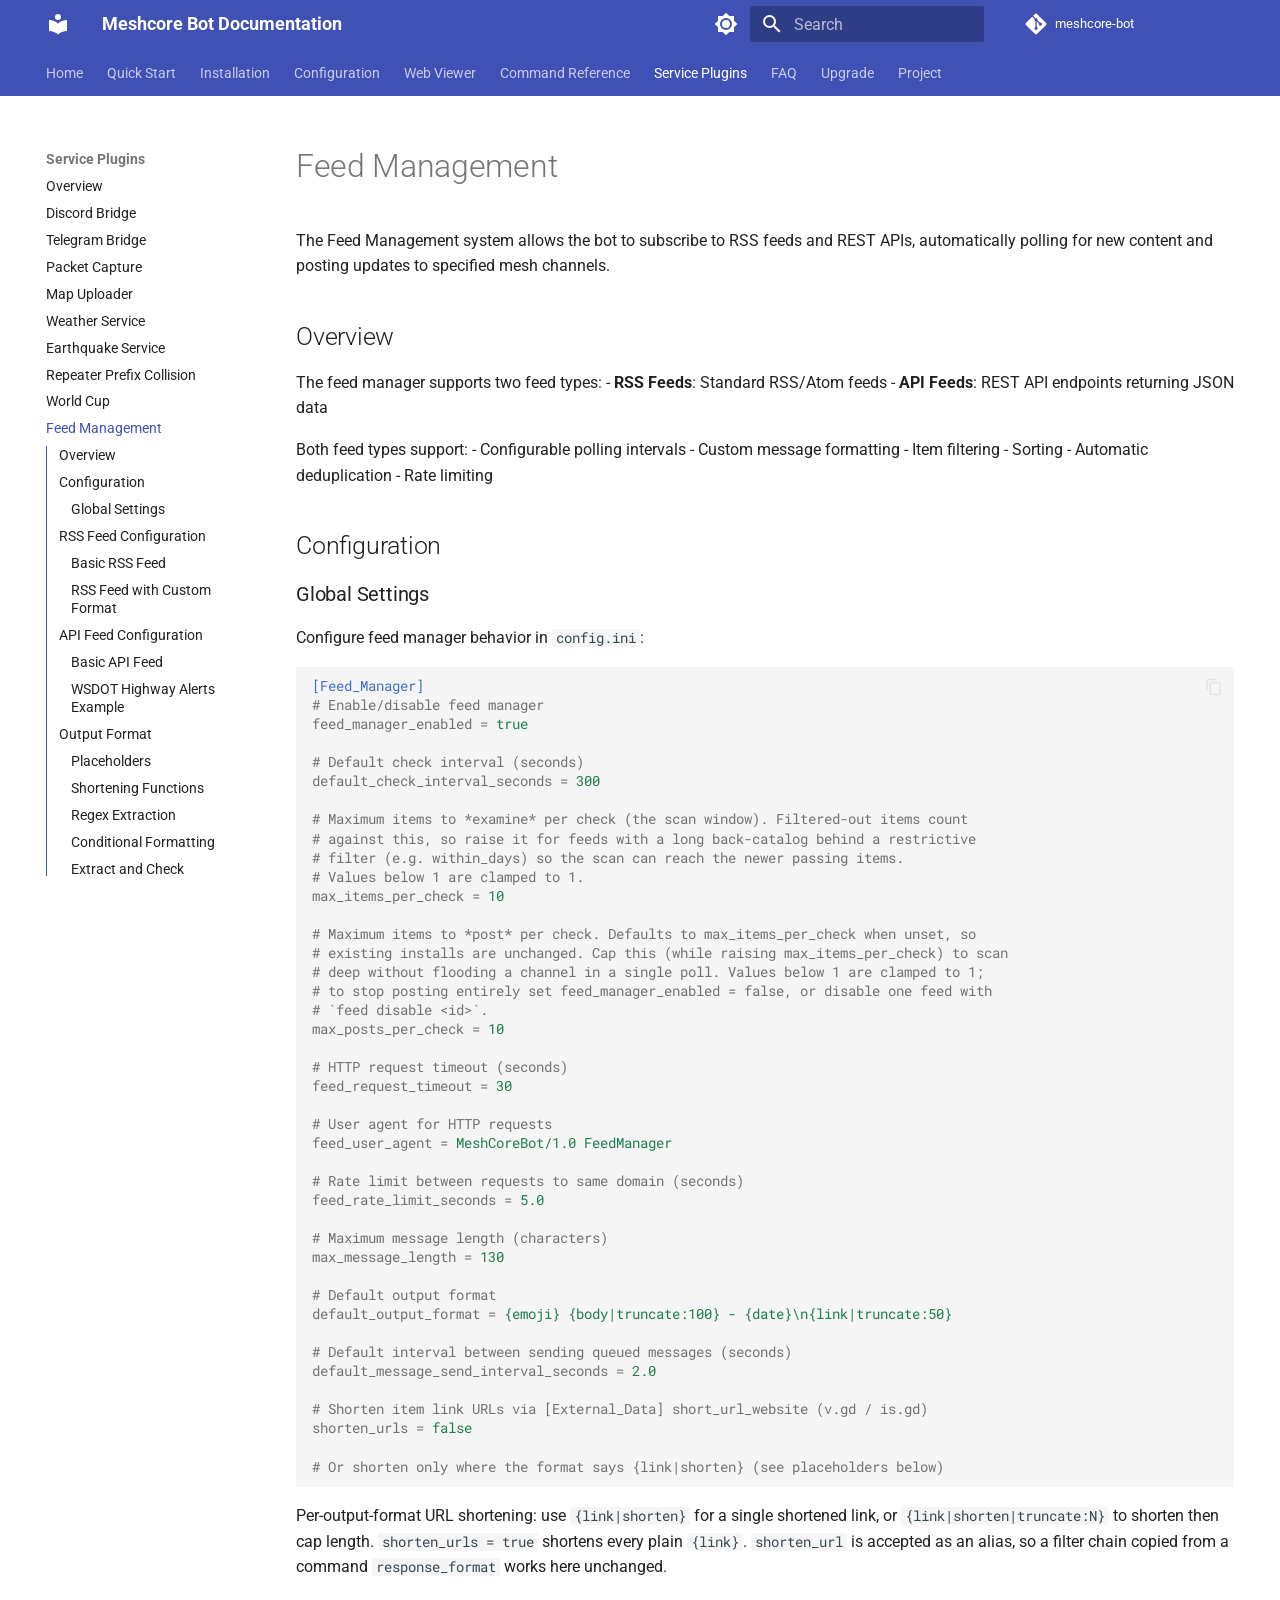
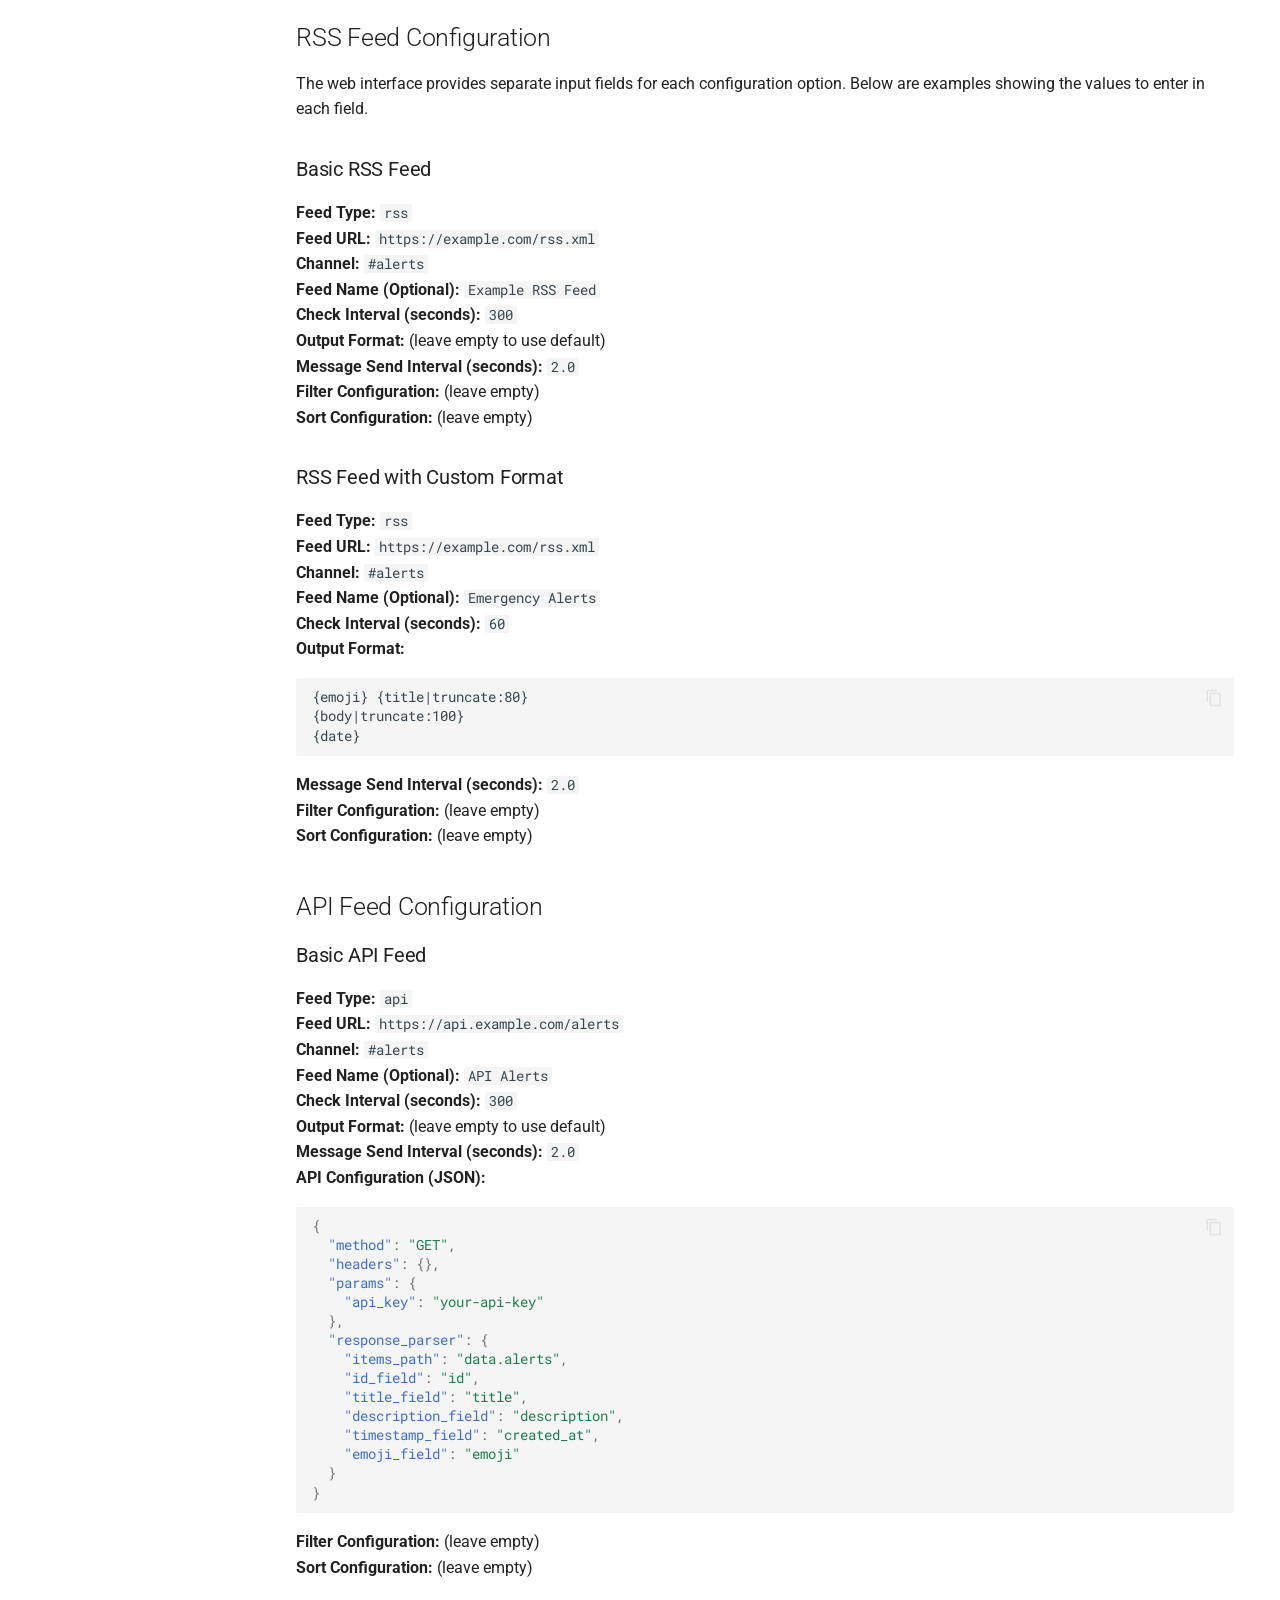
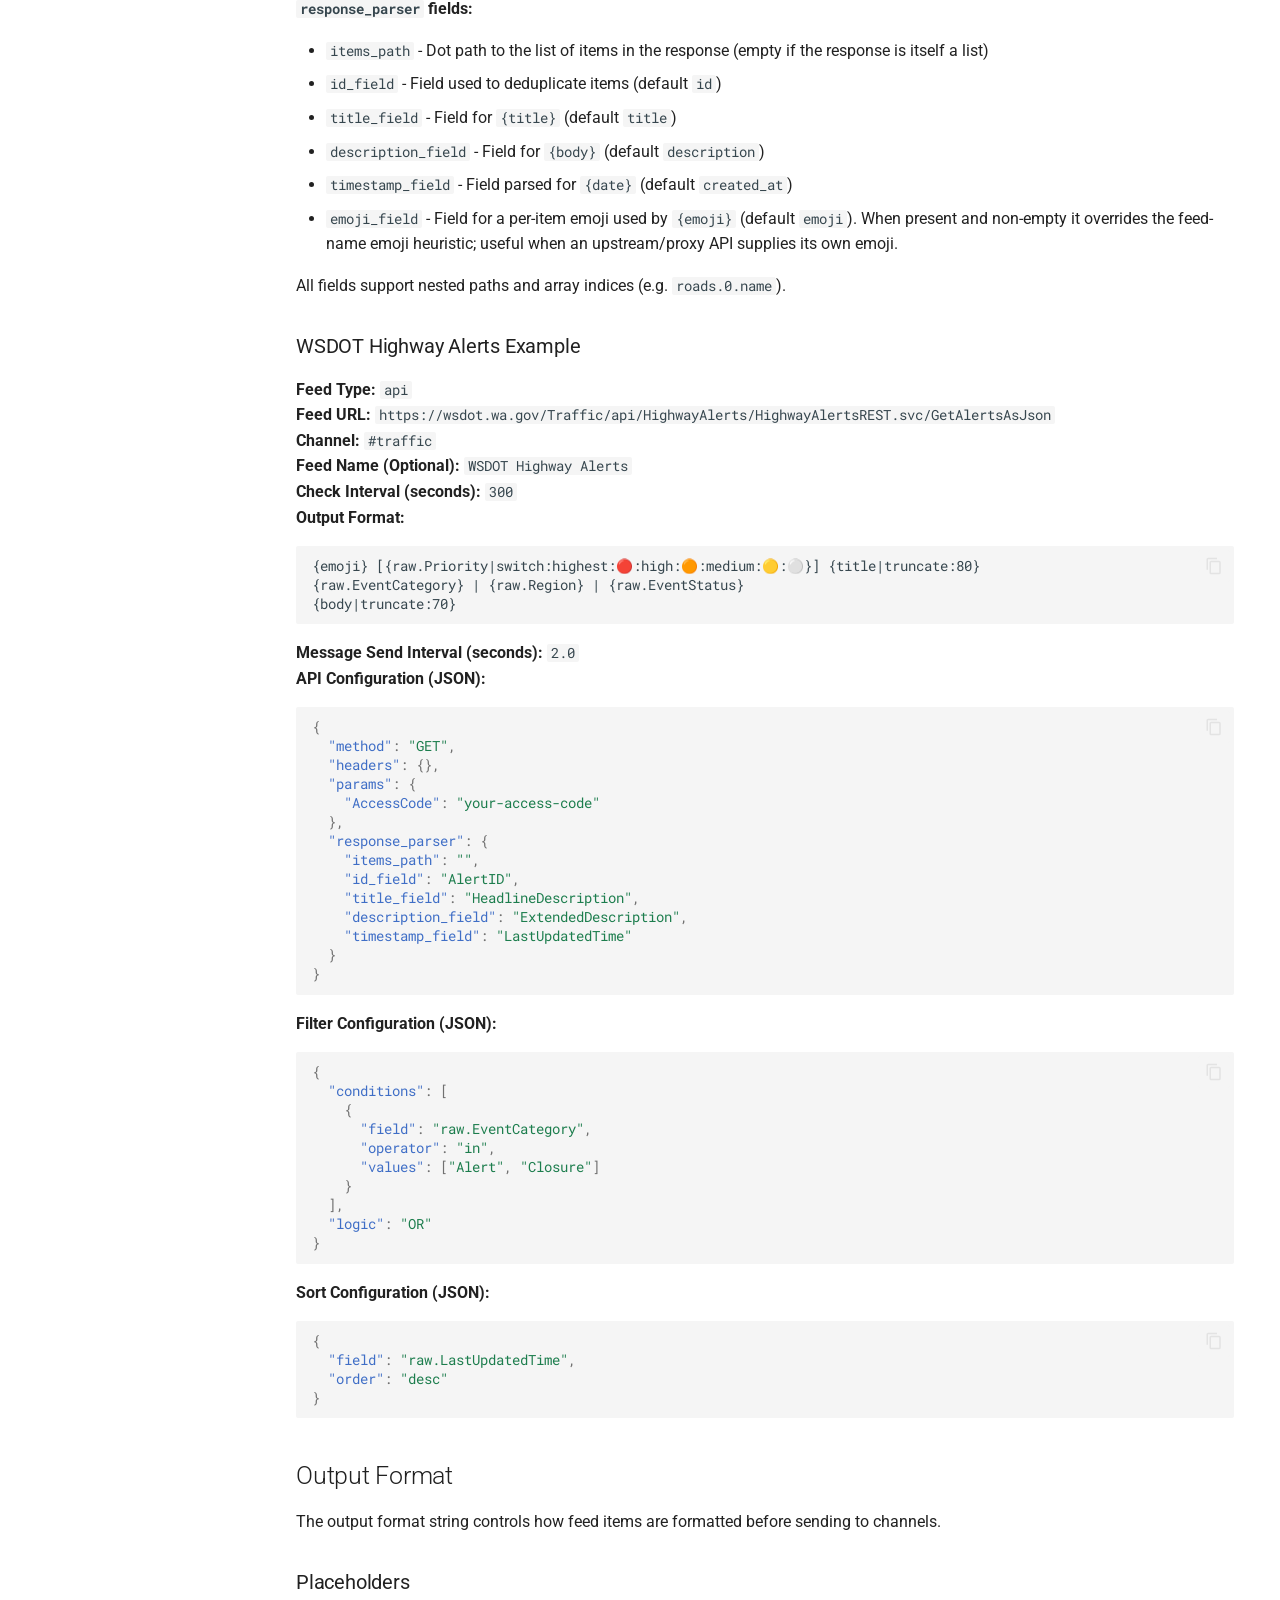
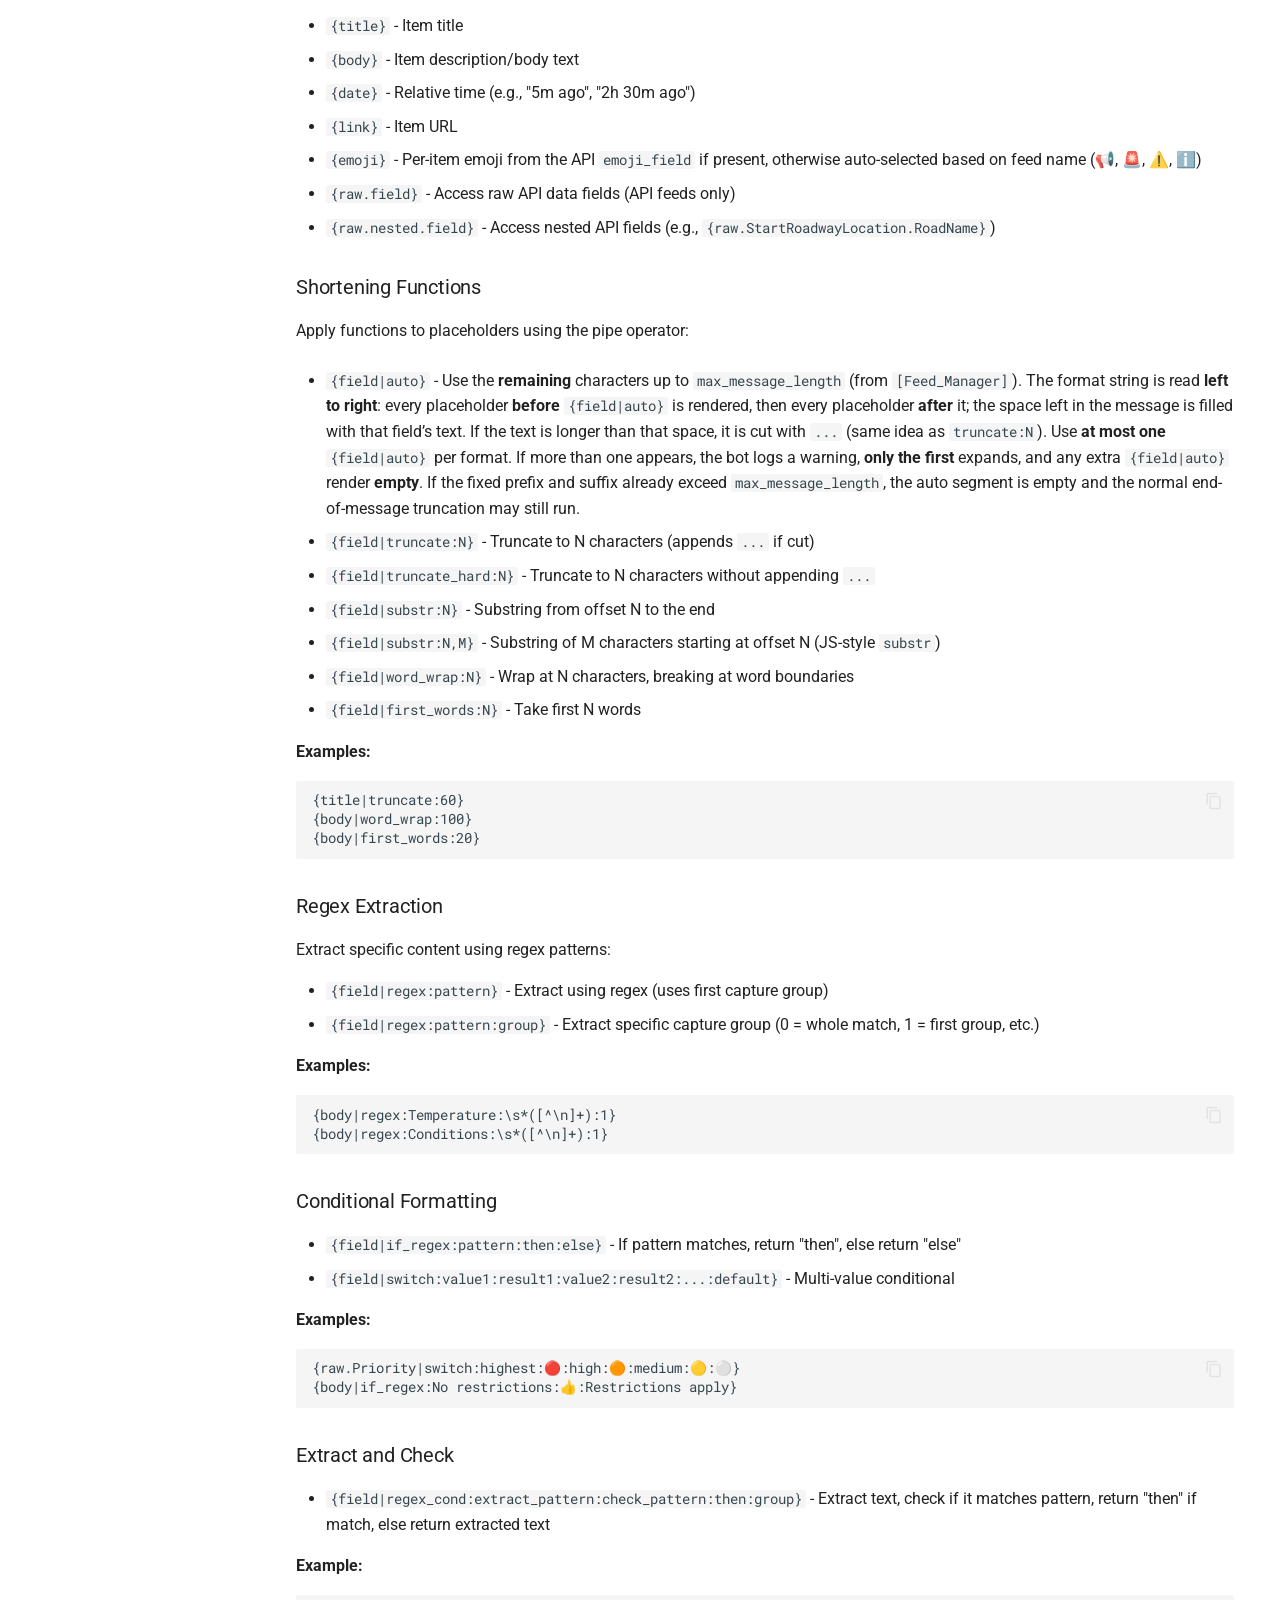
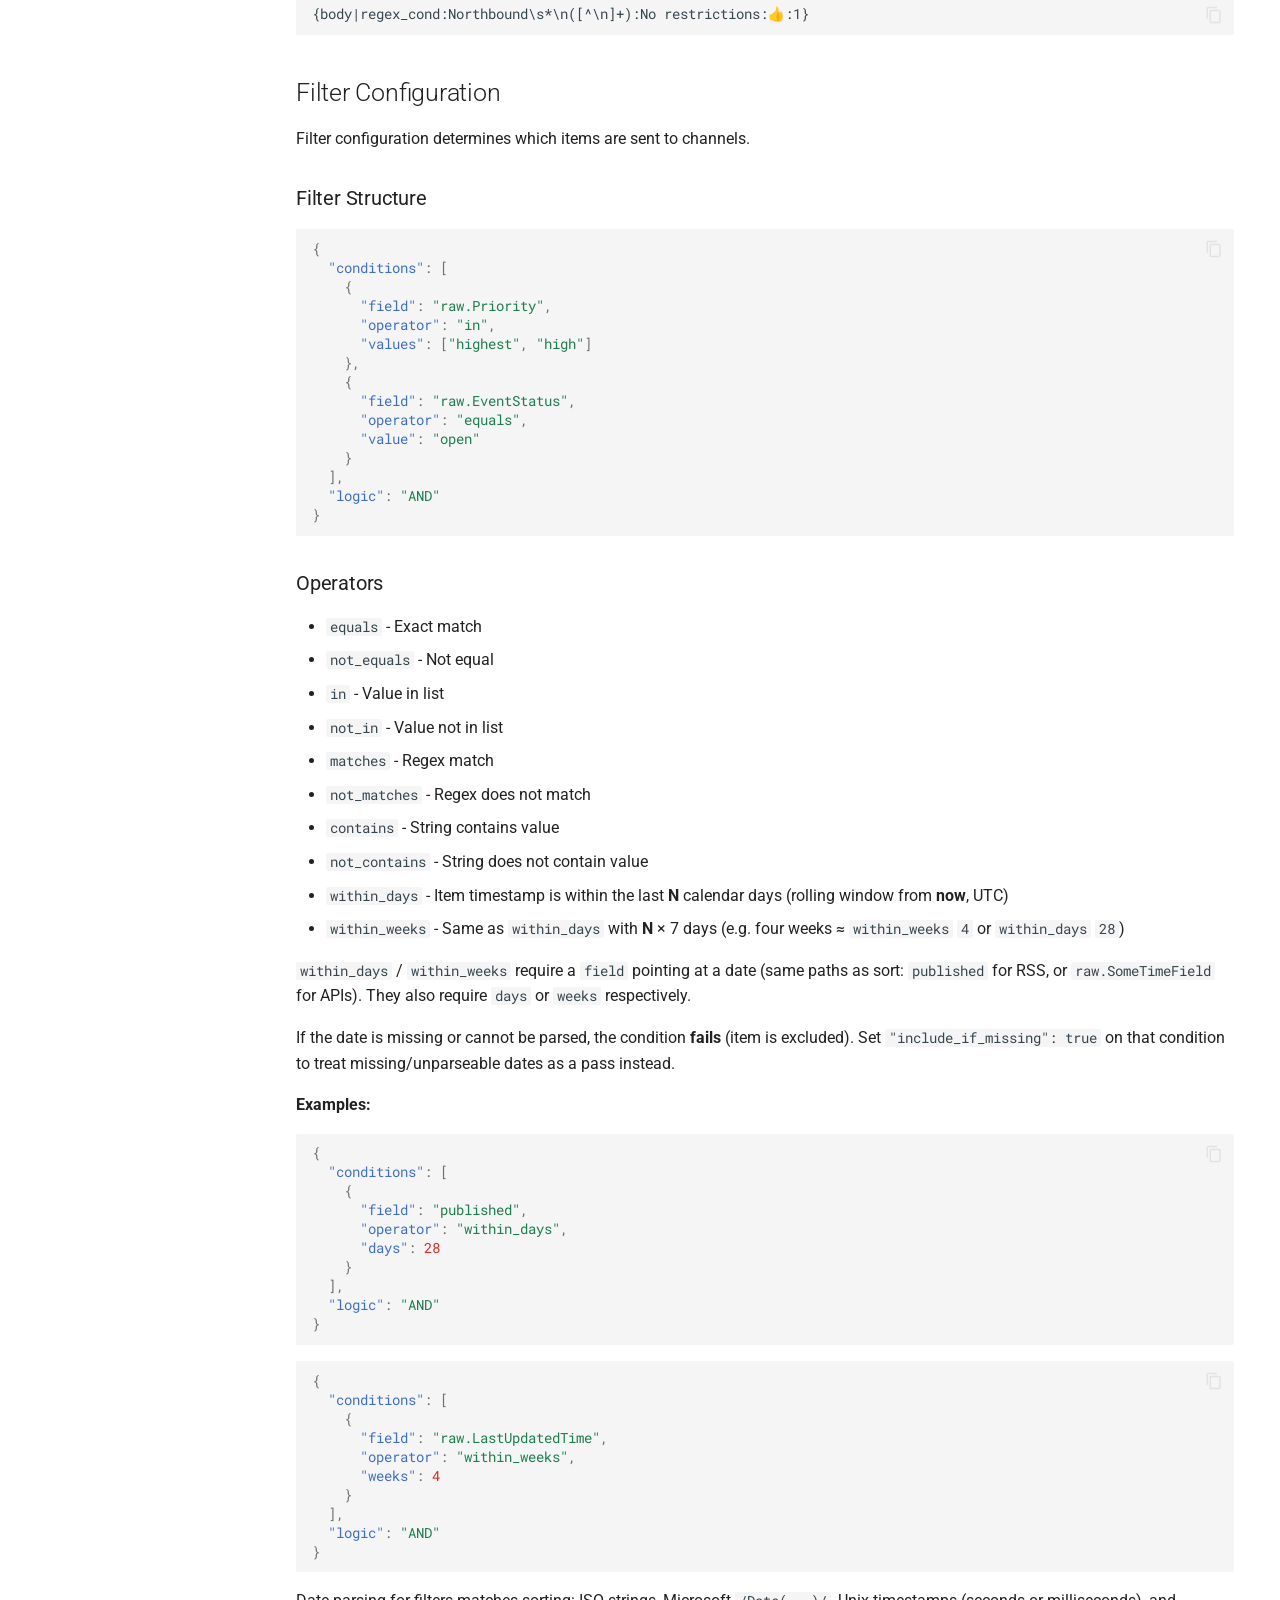
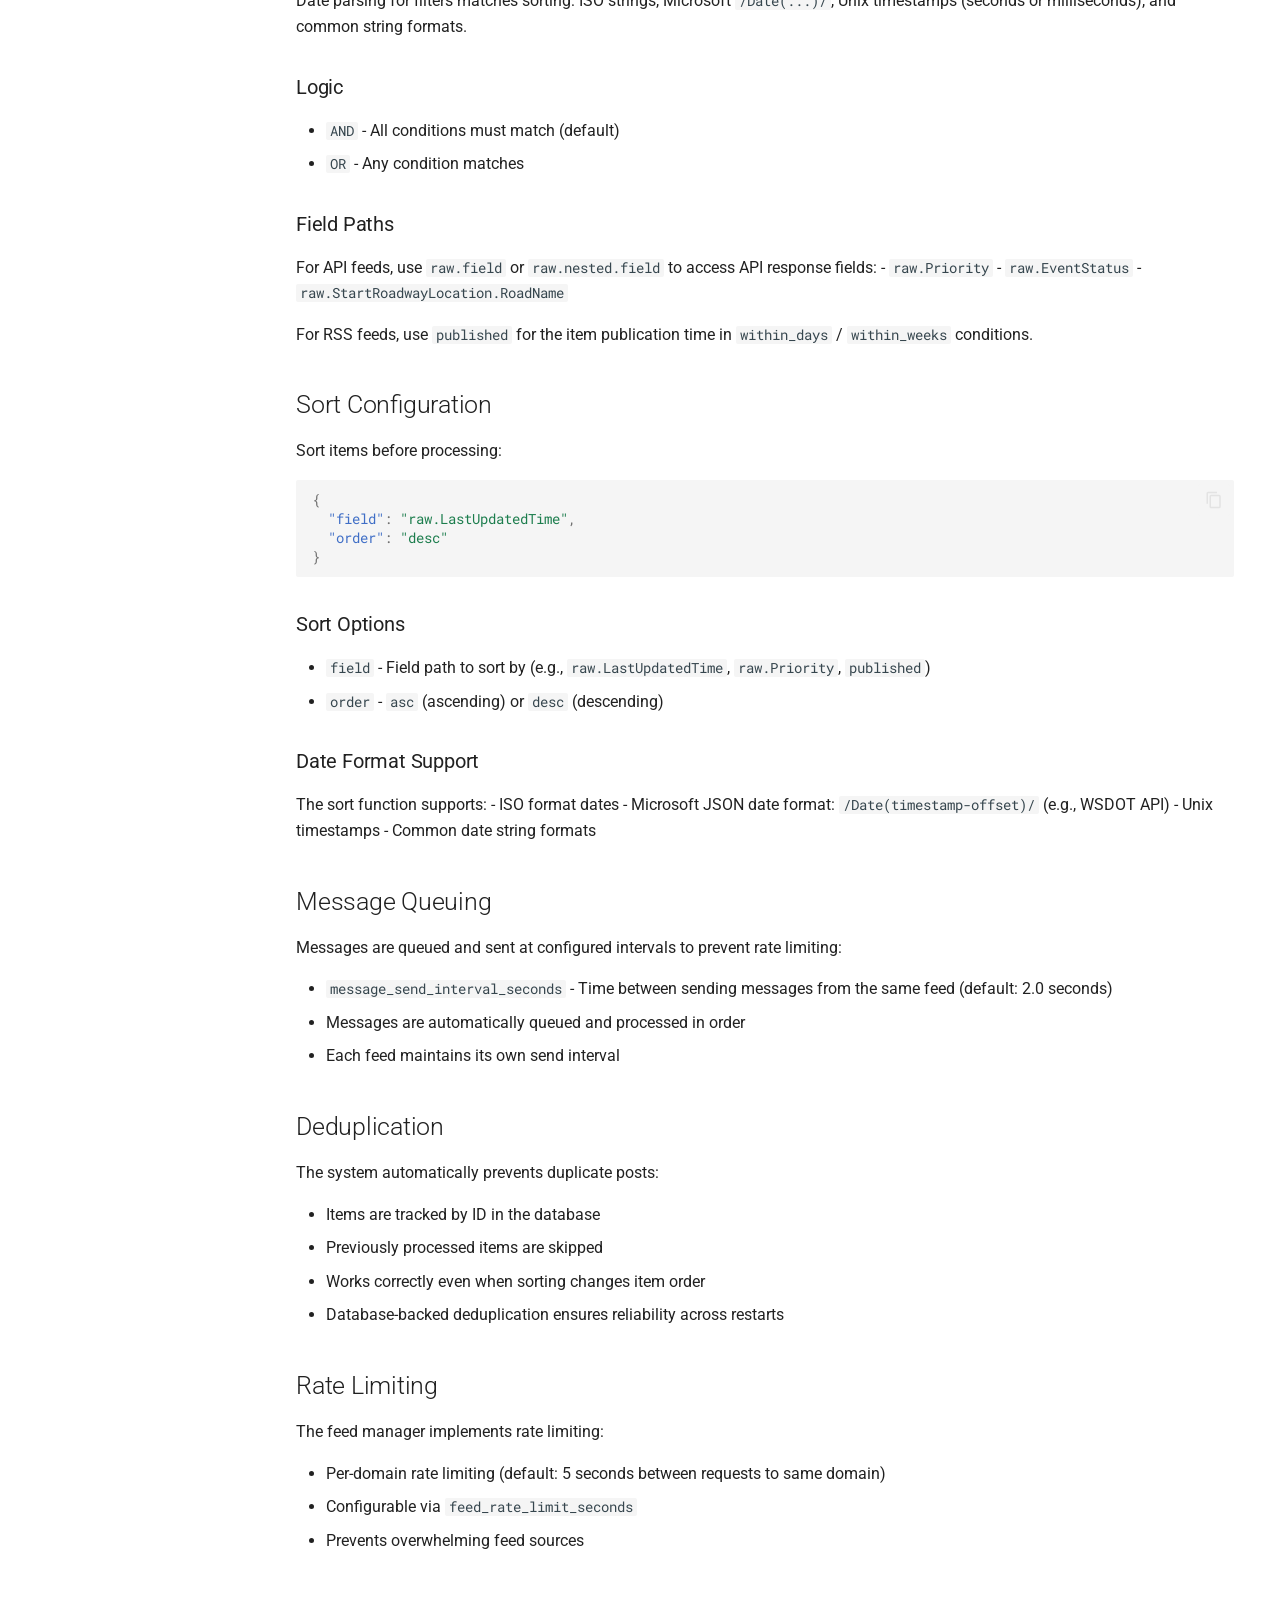
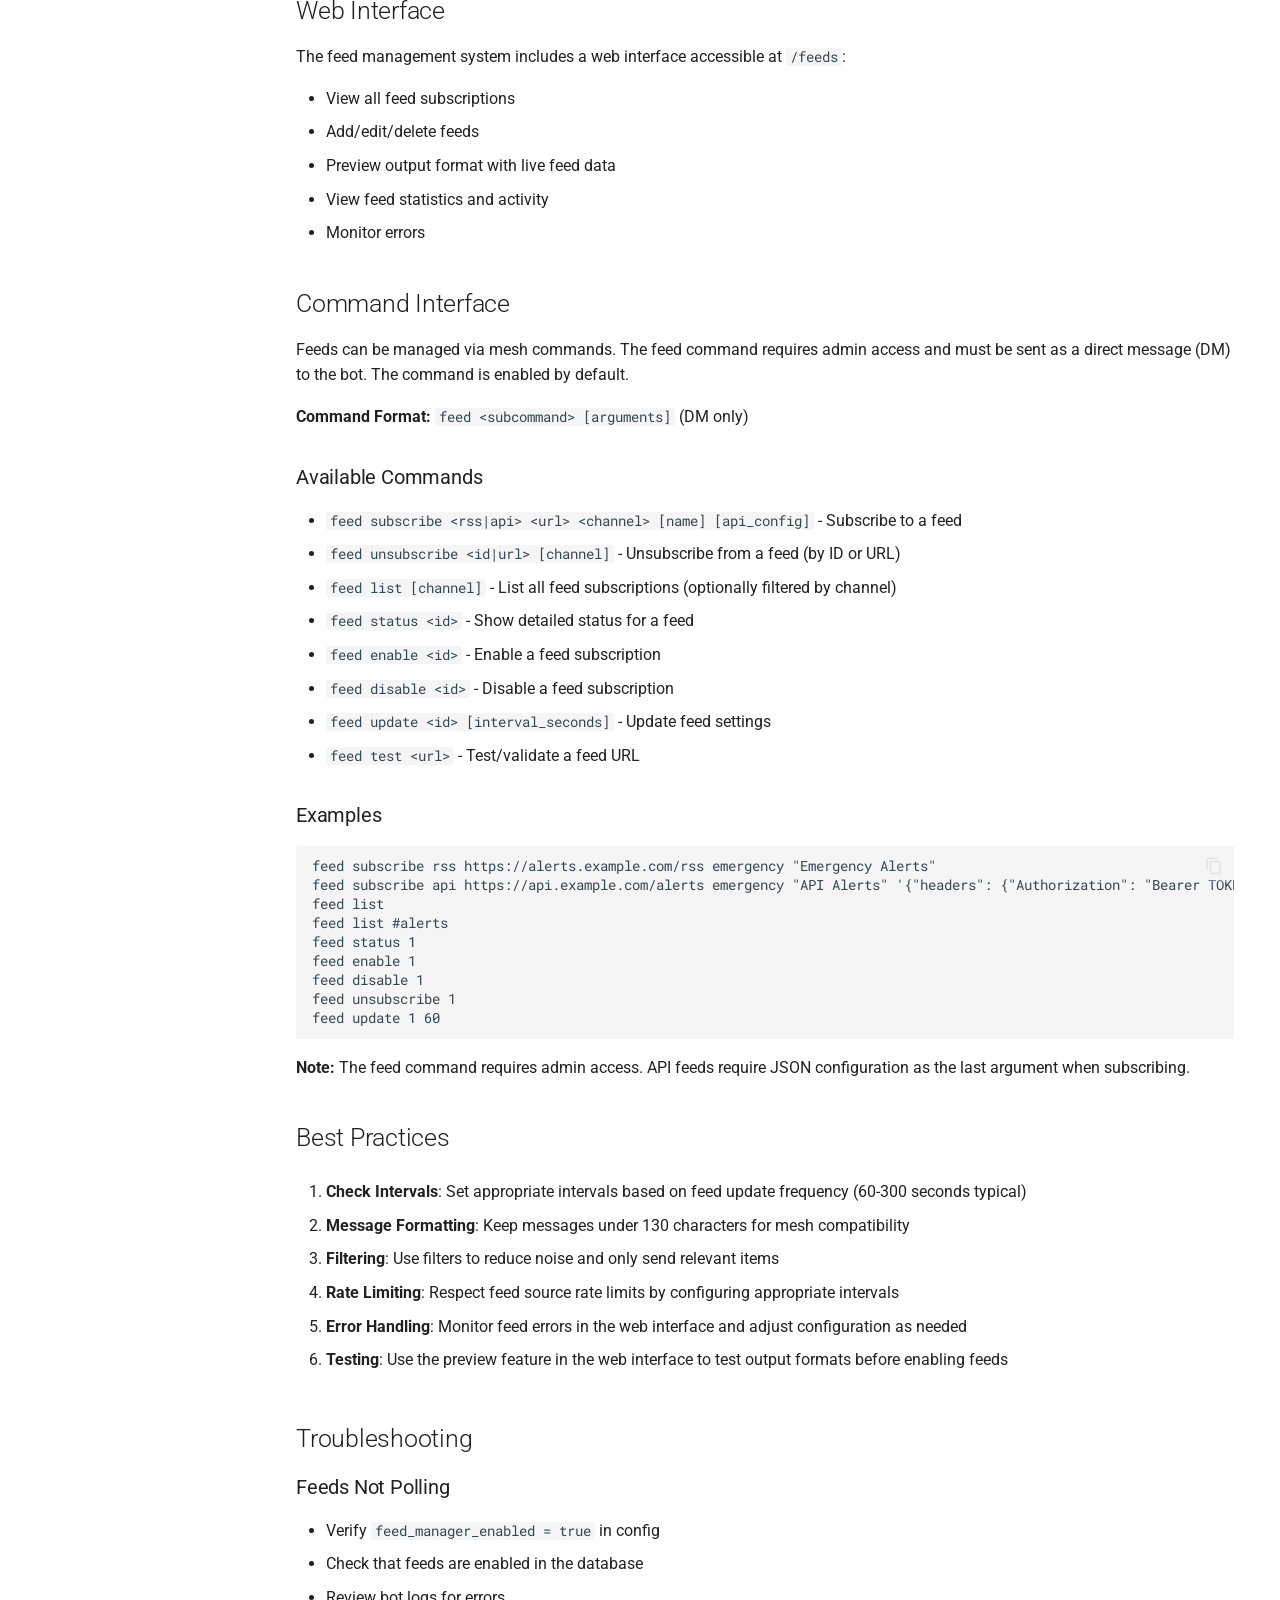
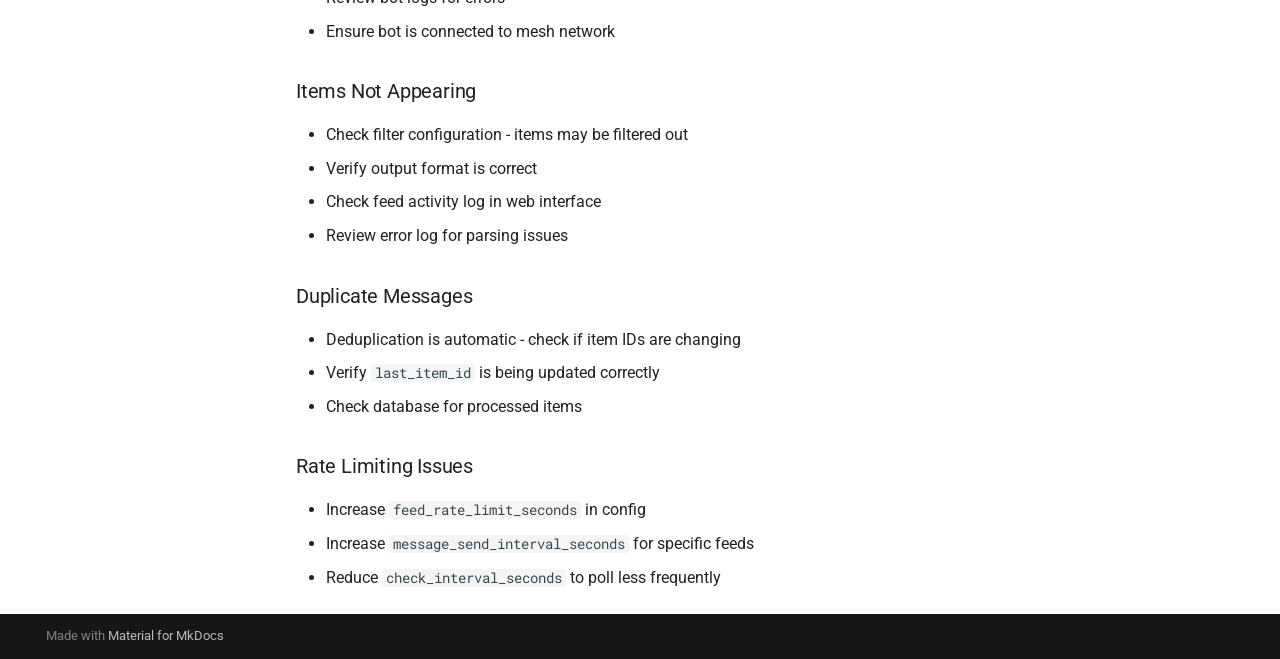
<file: FEEDS/index.html>
<!doctype html>
<html lang="en" class="no-js">
  <head>
    
      <meta charset="utf-8">
      <meta name="viewport" content="width=device-width,initial-scale=1">
      
        <meta name="description" content="Documentation for the MeshCore bot and its services">
      
      
      
        <link rel="canonical" href="https://agessaman.github.io/meshcore-bot/FEEDS/">
      
      
        <link rel="prev" href="../worldcup/">
      
      
        <link rel="next" href="../faq/">
      
      
        
      
      
      <link rel="icon" href="../assets/images/favicon.png">
      <meta name="generator" content="mkdocs-1.6.1, mkdocs-material-9.8.0">
    
    
      
        <title>Feed Management - Meshcore Bot Documentation</title>
      
    
    
      <link rel="stylesheet" href="../assets/stylesheets/main.57a0d79d.min.css">
      
        
        <link rel="stylesheet" href="../assets/stylesheets/palette.fb2fffe2.min.css">
      
      


    
    
      
    
    
      
        
        
        <link rel="preconnect" href="https://fonts.gstatic.com" crossorigin>
        <link rel="stylesheet" href="https://fonts.googleapis.com/css?family=Roboto:300,300i,400,400i,700,700i%7CRoboto+Mono:400,400i,700,700i&display=fallback">
        <style>:root{--md-text-font:"Roboto";--md-code-font:"Roboto Mono"}</style>
      
    
    
    <script>__md_scope=new URL("..",location),__md_hash=e=>[...e].reduce(((e,_)=>(e<<5)-e+_.charCodeAt(0)),0),__md_get=(e,_=localStorage,t=__md_scope)=>JSON.parse(_.getItem(t.pathname+"."+e)),__md_set=(e,_,t=localStorage,a=__md_scope)=>{try{t.setItem(a.pathname+"."+e,JSON.stringify(_))}catch(e){}}</script>
    
      

    
    
  </head>
  
  
    
    
      
    
    
    
    
    <body dir="ltr" data-md-color-scheme="default" data-md-color-primary="indigo" data-md-color-accent="cyan">
  
    
    <input class="md-toggle" data-md-toggle="drawer" type="checkbox" id="__drawer" autocomplete="off">
    <input class="md-toggle" data-md-toggle="search" type="checkbox" id="__search" autocomplete="off">
    <label class="md-overlay" for="__drawer"></label>
    <div data-md-component="skip">
      
        
        <a href="#feed-management" class="md-skip">
          Skip to content
        </a>
      
    </div>
    <div data-md-component="announce">
      
    </div>
    
    
      

<header class="md-header" data-md-component="header">
  <nav class="md-header__inner md-grid" aria-label="Header">
    <a href=".." title="Meshcore Bot Documentation" class="md-header__button md-logo" aria-label="Meshcore Bot Documentation" data-md-component="logo">
      
  
  <svg xmlns="http://www.w3.org/2000/svg" viewBox="0 0 24 24"><path d="M12 8a3 3 0 0 0 3-3 3 3 0 0 0-3-3 3 3 0 0 0-3 3 3 3 0 0 0 3 3m0 3.54C9.64 9.35 6.5 8 3 8v11c3.5 0 6.64 1.35 9 3.54 2.36-2.19 5.5-3.54 9-3.54V8c-3.5 0-6.64 1.35-9 3.54"/></svg>

    </a>
    <label class="md-header__button md-icon" for="__drawer">
      
      <svg xmlns="http://www.w3.org/2000/svg" viewBox="0 0 24 24"><path d="M3 6h18v2H3zm0 5h18v2H3zm0 5h18v2H3z"/></svg>
    </label>
    <div class="md-header__title" data-md-component="header-title">
      <div class="md-header__ellipsis">
        <div class="md-header__topic">
          <span class="md-ellipsis">
            Meshcore Bot Documentation
          </span>
        </div>
        <div class="md-header__topic" data-md-component="header-topic">
          <span class="md-ellipsis">
            
              Feed Management
            
          </span>
        </div>
      </div>
    </div>
    
      
        <form class="md-header__option" data-md-component="palette">
  
    
    
    
    <input class="md-option" data-md-color-media="" data-md-color-scheme="default" data-md-color-primary="indigo" data-md-color-accent="cyan"  aria-label="Switch to dark mode"  type="radio" name="__palette" id="__palette_0">
    
      <label class="md-header__button md-icon" title="Switch to dark mode" for="__palette_1" hidden>
        <svg xmlns="http://www.w3.org/2000/svg" viewBox="0 0 24 24"><path d="M12 8a4 4 0 0 0-4 4 4 4 0 0 0 4 4 4 4 0 0 0 4-4 4 4 0 0 0-4-4m0 10a6 6 0 0 1-6-6 6 6 0 0 1 6-6 6 6 0 0 1 6 6 6 6 0 0 1-6 6m8-9.31V4h-4.69L12 .69 8.69 4H4v4.69L.69 12 4 15.31V20h4.69L12 23.31 15.31 20H20v-4.69L23.31 12z"/></svg>
      </label>
    
  
    
    
    
    <input class="md-option" data-md-color-media="" data-md-color-scheme="slate" data-md-color-primary="indigo" data-md-color-accent="cyan"  aria-label="Switch to light mode"  type="radio" name="__palette" id="__palette_1">
    
      <label class="md-header__button md-icon" title="Switch to light mode" for="__palette_0" hidden>
        <svg xmlns="http://www.w3.org/2000/svg" viewBox="0 0 24 24"><path d="M12 18c-.89 0-1.74-.2-2.5-.55C11.56 16.5 13 14.42 13 12s-1.44-4.5-3.5-5.45C10.26 6.2 11.11 6 12 6a6 6 0 0 1 6 6 6 6 0 0 1-6 6m8-9.31V4h-4.69L12 .69 8.69 4H4v4.69L.69 12 4 15.31V20h4.69L12 23.31 15.31 20H20v-4.69L23.31 12z"/></svg>
      </label>
    
  
</form>
      
    
    
      <script>var palette=__md_get("__palette");if(palette&&palette.color){if("(prefers-color-scheme)"===palette.color.media){var media=matchMedia("(prefers-color-scheme: light)"),input=document.querySelector(media.matches?"[data-md-color-media='(prefers-color-scheme: light)']":"[data-md-color-media='(prefers-color-scheme: dark)']");palette.color.media=input.getAttribute("data-md-color-media"),palette.color.scheme=input.getAttribute("data-md-color-scheme"),palette.color.primary=input.getAttribute("data-md-color-primary"),palette.color.accent=input.getAttribute("data-md-color-accent")}for(var[key,value]of Object.entries(palette.color))document.body.setAttribute("data-md-color-"+key,value)}</script>
    
    
    
      
      
        <label class="md-header__button md-icon" for="__search">
          
          <svg xmlns="http://www.w3.org/2000/svg" viewBox="0 0 24 24"><path d="M9.5 3A6.5 6.5 0 0 1 16 9.5c0 1.61-.59 3.09-1.56 4.23l.27.27h.79l5 5-1.5 1.5-5-5v-.79l-.27-.27A6.52 6.52 0 0 1 9.5 16 6.5 6.5 0 0 1 3 9.5 6.5 6.5 0 0 1 9.5 3m0 2C7 5 5 7 5 9.5S7 14 9.5 14 14 12 14 9.5 12 5 9.5 5"/></svg>
        </label>
        <div class="md-search" data-md-component="search" role="dialog">
  <label class="md-search__overlay" for="__search"></label>
  <div class="md-search__inner" role="search">
    <form class="md-search__form" name="search">
      <input type="text" class="md-search__input" name="query" aria-label="Search" placeholder="Search" autocapitalize="off" autocorrect="off" autocomplete="off" spellcheck="false" data-md-component="search-query" required>
      <label class="md-search__icon md-icon" for="__search">
        
        <svg xmlns="http://www.w3.org/2000/svg" viewBox="0 0 24 24"><path d="M9.5 3A6.5 6.5 0 0 1 16 9.5c0 1.61-.59 3.09-1.56 4.23l.27.27h.79l5 5-1.5 1.5-5-5v-.79l-.27-.27A6.52 6.52 0 0 1 9.5 16 6.5 6.5 0 0 1 3 9.5 6.5 6.5 0 0 1 9.5 3m0 2C7 5 5 7 5 9.5S7 14 9.5 14 14 12 14 9.5 12 5 9.5 5"/></svg>
        
        <svg xmlns="http://www.w3.org/2000/svg" viewBox="0 0 24 24"><path d="M20 11v2H8l5.5 5.5-1.42 1.42L4.16 12l7.92-7.92L13.5 5.5 8 11z"/></svg>
      </label>
      <nav class="md-search__options" aria-label="Search">
        
        <button type="reset" class="md-search__icon md-icon" title="Clear" aria-label="Clear" tabindex="-1">
          
          <svg xmlns="http://www.w3.org/2000/svg" viewBox="0 0 24 24"><path d="M19 6.41 17.59 5 12 10.59 6.41 5 5 6.41 10.59 12 5 17.59 6.41 19 12 13.41 17.59 19 19 17.59 13.41 12z"/></svg>
        </button>
      </nav>
      
    </form>
    <div class="md-search__output">
      <div class="md-search__scrollwrap" tabindex="0" data-md-scrollfix>
        <div class="md-search-result" data-md-component="search-result">
          <div class="md-search-result__meta">
            Initializing search
          </div>
          <ol class="md-search-result__list" role="presentation"></ol>
        </div>
      </div>
    </div>
  </div>
</div>
      
    
    
      <div class="md-header__source">
        <a href="https://github.com/agessaman/meshcore-bot" title="Go to repository" class="md-source" data-md-component="source">
  <div class="md-source__icon md-icon">
    
    <svg xmlns="http://www.w3.org/2000/svg" viewBox="0 0 448 512"><!--! Font Awesome Free 7.1.0 by @fontawesome - https://fontawesome.com License - https://fontawesome.com/license/free (Icons: CC BY 4.0, Fonts: SIL OFL 1.1, Code: MIT License) Copyright 2025 Fonticons, Inc.--><path d="M439.6 236.1 244 40.5c-5.4-5.5-12.8-8.5-20.4-8.5s-15 3-20.4 8.4L162.5 81l51.5 51.5c27.1-9.1 52.7 16.8 43.4 43.7l49.7 49.7c34.2-11.8 61.2 31 35.5 56.7-26.5 26.5-70.2-2.9-56-37.3L240.3 199v121.9c25.3 12.5 22.3 41.8 9.1 55-6.4 6.4-15.2 10.1-24.3 10.1s-17.8-3.6-24.3-10.1c-17.6-17.6-11.1-46.9 11.2-56v-123c-20.8-8.5-24.6-30.7-18.6-45L142.6 101 8.5 235.1C3 240.6 0 247.9 0 255.5s3 15 8.5 20.4l195.6 195.7c5.4 5.4 12.7 8.4 20.4 8.4s15-3 20.4-8.4l194.7-194.7c5.4-5.4 8.4-12.8 8.4-20.4s-3-15-8.4-20.4"/></svg>
  </div>
  <div class="md-source__repository">
    meshcore-bot
  </div>
</a>
      </div>
    
  </nav>
  
</header>
    
    <div class="md-container" data-md-component="container">
      
      
        
          
            
<nav class="md-tabs" aria-label="Tabs" data-md-component="tabs">
  <div class="md-grid">
    <ul class="md-tabs__list">
      
        
  
  
  
  
    <li class="md-tabs__item">
      <a href=".." class="md-tabs__link">
        
  
  
    
  
  Home

      </a>
    </li>
  

      
        
  
  
  
  
    <li class="md-tabs__item">
      <a href="../getting-started/" class="md-tabs__link">
        
  
  
    
  
  Quick Start

      </a>
    </li>
  

      
        
  
  
  
  
    
    
      <li class="md-tabs__item">
        <a href="../installation/" class="md-tabs__link">
          
  
  
  Installation

        </a>
      </li>
    
  

      
        
  
  
  
  
    
    
      <li class="md-tabs__item">
        <a href="../configuration/" class="md-tabs__link">
          
  
  
  Configuration

        </a>
      </li>
    
  

      
        
  
  
  
  
    <li class="md-tabs__item">
      <a href="../web-viewer/" class="md-tabs__link">
        
  
  
    
  
  Web Viewer

      </a>
    </li>
  

      
        
  
  
  
  
    
    
      <li class="md-tabs__item">
        <a href="../command-reference/" class="md-tabs__link">
          
  
  
  Command Reference

        </a>
      </li>
    
  

      
        
  
  
  
    
  
  
    
    
      <li class="md-tabs__item md-tabs__item--active">
        <a href="../service-plugins/" class="md-tabs__link">
          
  
  
  Service Plugins

        </a>
      </li>
    
  

      
        
  
  
  
  
    <li class="md-tabs__item">
      <a href="../faq/" class="md-tabs__link">
        
  
  
    
  
  FAQ

      </a>
    </li>
  

      
        
  
  
  
  
    <li class="md-tabs__item">
      <a href="../upgrade/" class="md-tabs__link">
        
  
  
    
  
  Upgrade

      </a>
    </li>
  

      
        
  
  
  
  
    
    
      <li class="md-tabs__item">
        <a href="../solar-conditions-provenance/" class="md-tabs__link">
          
  
  
  Project

        </a>
      </li>
    
  

      
    </ul>
  </div>
</nav>
          
        
      
      <main class="md-main" data-md-component="main">
        <div class="md-main__inner md-grid">
          
            
              
              <div class="md-sidebar md-sidebar--primary" data-md-component="sidebar" data-md-type="navigation" >
                <div class="md-sidebar__scrollwrap">
                  <div class="md-sidebar__inner">
                    


  


  

<nav class="md-nav md-nav--primary md-nav--lifted md-nav--integrated" aria-label="Navigation" data-md-level="0">
  <label class="md-nav__title" for="__drawer">
    <a href=".." title="Meshcore Bot Documentation" class="md-nav__button md-logo" aria-label="Meshcore Bot Documentation" data-md-component="logo">
      
  
  <svg xmlns="http://www.w3.org/2000/svg" viewBox="0 0 24 24"><path d="M12 8a3 3 0 0 0 3-3 3 3 0 0 0-3-3 3 3 0 0 0-3 3 3 3 0 0 0 3 3m0 3.54C9.64 9.35 6.5 8 3 8v11c3.5 0 6.64 1.35 9 3.54 2.36-2.19 5.5-3.54 9-3.54V8c-3.5 0-6.64 1.35-9 3.54"/></svg>

    </a>
    Meshcore Bot Documentation
  </label>
  
    <div class="md-nav__source">
      <a href="https://github.com/agessaman/meshcore-bot" title="Go to repository" class="md-source" data-md-component="source">
  <div class="md-source__icon md-icon">
    
    <svg xmlns="http://www.w3.org/2000/svg" viewBox="0 0 448 512"><!--! Font Awesome Free 7.1.0 by @fontawesome - https://fontawesome.com License - https://fontawesome.com/license/free (Icons: CC BY 4.0, Fonts: SIL OFL 1.1, Code: MIT License) Copyright 2025 Fonticons, Inc.--><path d="M439.6 236.1 244 40.5c-5.4-5.5-12.8-8.5-20.4-8.5s-15 3-20.4 8.4L162.5 81l51.5 51.5c27.1-9.1 52.7 16.8 43.4 43.7l49.7 49.7c34.2-11.8 61.2 31 35.5 56.7-26.5 26.5-70.2-2.9-56-37.3L240.3 199v121.9c25.3 12.5 22.3 41.8 9.1 55-6.4 6.4-15.2 10.1-24.3 10.1s-17.8-3.6-24.3-10.1c-17.6-17.6-11.1-46.9 11.2-56v-123c-20.8-8.5-24.6-30.7-18.6-45L142.6 101 8.5 235.1C3 240.6 0 247.9 0 255.5s3 15 8.5 20.4l195.6 195.7c5.4 5.4 12.7 8.4 20.4 8.4s15-3 20.4-8.4l194.7-194.7c5.4-5.4 8.4-12.8 8.4-20.4s-3-15-8.4-20.4"/></svg>
  </div>
  <div class="md-source__repository">
    meshcore-bot
  </div>
</a>
    </div>
  
  <ul class="md-nav__list" data-md-scrollfix>
    
      
      
  
  
  
  
    <li class="md-nav__item">
      <a href=".." class="md-nav__link">
        
  
  
  <span class="md-ellipsis">
    
  
    Home
  

    
  </span>
  
  

      </a>
    </li>
  

    
      
      
  
  
  
  
    <li class="md-nav__item">
      <a href="../getting-started/" class="md-nav__link">
        
  
  
  <span class="md-ellipsis">
    
  
    Quick Start
  

    
  </span>
  
  

      </a>
    </li>
  

    
      
      
  
  
  
  
    
    
    
    
      
      
        
      
    
    
    <li class="md-nav__item md-nav__item--nested">
      
        
        
        <input class="md-nav__toggle md-toggle " type="checkbox" id="__nav_3" >
        
          
          <label class="md-nav__link" for="__nav_3" id="__nav_3_label" tabindex="0">
            
  
  
  <span class="md-ellipsis">
    
  
    Installation
  

    
  </span>
  
  

            <span class="md-nav__icon md-icon"></span>
          </label>
        
        <nav class="md-nav" data-md-level="1" aria-labelledby="__nav_3_label" aria-expanded="false">
          <label class="md-nav__title" for="__nav_3">
            <span class="md-nav__icon md-icon"></span>
            
  
    Installation
  

          </label>
          <ul class="md-nav__list" data-md-scrollfix>
            
              
                
  
  
  
  
    <li class="md-nav__item">
      <a href="../installation/" class="md-nav__link">
        
  
  
  <span class="md-ellipsis">
    
  
    Overview
  

    
  </span>
  
  

      </a>
    </li>
  

              
            
              
                
  
  
  
  
    <li class="md-nav__item">
      <a href="../docker/" class="md-nav__link">
        
  
  
  <span class="md-ellipsis">
    
  
    Docker
  

    
  </span>
  
  

      </a>
    </li>
  

              
            
              
                
  
  
  
  
    <li class="md-nav__item">
      <a href="../service-installation/" class="md-nav__link">
        
  
  
  <span class="md-ellipsis">
    
  
    Service
  

    
  </span>
  
  

      </a>
    </li>
  

              
            
          </ul>
        </nav>
      
    </li>
  

    
      
      
  
  
  
  
    
    
    
    
      
      
        
      
    
    
    <li class="md-nav__item md-nav__item--nested">
      
        
        
        <input class="md-nav__toggle md-toggle " type="checkbox" id="__nav_4" >
        
          
          <label class="md-nav__link" for="__nav_4" id="__nav_4_label" tabindex="0">
            
  
  
  <span class="md-ellipsis">
    
  
    Configuration
  

    
  </span>
  
  

            <span class="md-nav__icon md-icon"></span>
          </label>
        
        <nav class="md-nav" data-md-level="1" aria-labelledby="__nav_4_label" aria-expanded="false">
          <label class="md-nav__title" for="__nav_4">
            <span class="md-nav__icon md-icon"></span>
            
  
    Configuration
  

          </label>
          <ul class="md-nav__list" data-md-scrollfix>
            
              
                
  
  
  
  
    <li class="md-nav__item">
      <a href="../configuration/" class="md-nav__link">
        
  
  
  <span class="md-ellipsis">
    
  
    Overview
  

    
  </span>
  
  

      </a>
    </li>
  

              
            
              
                
  
  
  
  
    <li class="md-nav__item">
      <a href="../data-retention/" class="md-nav__link">
        
  
  
  <span class="md-ellipsis">
    
  
    Data retention
  

    
  </span>
  
  

      </a>
    </li>
  

              
            
              
                
  
  
  
  
    <li class="md-nav__item">
      <a href="../local-plugins/" class="md-nav__link">
        
  
  
  <span class="md-ellipsis">
    
  
    Local plugins and services
  

    
  </span>
  
  

      </a>
    </li>
  

              
            
              
                
  
  
  
  
    <li class="md-nav__item">
      <a href="../checkin-api/" class="md-nav__link">
        
  
  
  <span class="md-ellipsis">
    
  
    Check-in API
  

    
  </span>
  
  

      </a>
    </li>
  

              
            
              
                
  
  
  
  
    <li class="md-nav__item">
      <a href="../path-command-config/" class="md-nav__link">
        
  
  
  <span class="md-ellipsis">
    
  
    Path Command
  

    
  </span>
  
  

      </a>
    </li>
  

              
            
              
                
  
  
  
  
    <li class="md-nav__item">
      <a href="../config-validation/" class="md-nav__link">
        
  
  
  <span class="md-ellipsis">
    
  
    Config validation
  

    
  </span>
  
  

      </a>
    </li>
  

              
            
              
                
  
  
  
  
    <li class="md-nav__item">
      <a href="../region-warnings/" class="md-nav__link">
        
  
  
  <span class="md-ellipsis">
    
  
    Region warnings
  

    
  </span>
  
  

      </a>
    </li>
  

              
            
          </ul>
        </nav>
      
    </li>
  

    
      
      
  
  
  
  
    <li class="md-nav__item">
      <a href="../web-viewer/" class="md-nav__link">
        
  
  
  <span class="md-ellipsis">
    
  
    Web Viewer
  

    
  </span>
  
  

      </a>
    </li>
  

    
      
      
  
  
  
  
    
    
    
    
      
      
        
      
    
    
    <li class="md-nav__item md-nav__item--nested">
      
        
        
        <input class="md-nav__toggle md-toggle " type="checkbox" id="__nav_6" >
        
          
          <label class="md-nav__link" for="__nav_6" id="__nav_6_label" tabindex="0">
            
  
  
  <span class="md-ellipsis">
    
  
    Command Reference
  

    
  </span>
  
  

            <span class="md-nav__icon md-icon"></span>
          </label>
        
        <nav class="md-nav" data-md-level="1" aria-labelledby="__nav_6_label" aria-expanded="false">
          <label class="md-nav__title" for="__nav_6">
            <span class="md-nav__icon md-icon"></span>
            
  
    Command Reference
  

          </label>
          <ul class="md-nav__list" data-md-scrollfix>
            
              
                
  
  
  
  
    <li class="md-nav__item">
      <a href="../command-reference/" class="md-nav__link">
        
  
  
  <span class="md-ellipsis">
    
  
    Overview
  

    
  </span>
  
  

      </a>
    </li>
  

              
            
              
                
  
  
  
  
    <li class="md-nav__item">
      <a href="../repeater-commands/" class="md-nav__link">
        
  
  
  <span class="md-ellipsis">
    
  
    Repeater Commands
  

    
  </span>
  
  

      </a>
    </li>
  

              
            
              
                
  
  
  
  
    <li class="md-nav__item">
      <a href="../command-reference-website/" class="md-nav__link">
        
  
  
  <span class="md-ellipsis">
    
  
    Custom Command Website
  

    
  </span>
  
  

      </a>
    </li>
  

              
            
              
                
  
  
  
  
    <li class="md-nav__item">
      <a href="../develop-command-scripts/" class="md-nav__link">
        
  
  
  <span class="md-ellipsis">
    
  
    Developing Commands
  

    
  </span>
  
  

      </a>
    </li>
  

              
            
          </ul>
        </nav>
      
    </li>
  

    
      
      
  
  
    
  
  
  
    
    
    
    
      
        
        
      
      
        
      
    
    
    <li class="md-nav__item md-nav__item--active md-nav__item--section md-nav__item--nested">
      
        
        
        <input class="md-nav__toggle md-toggle " type="checkbox" id="__nav_7" checked>
        
          
          <label class="md-nav__link" for="__nav_7" id="__nav_7_label" tabindex="">
            
  
  
  <span class="md-ellipsis">
    
  
    Service Plugins
  

    
  </span>
  
  

            <span class="md-nav__icon md-icon"></span>
          </label>
        
        <nav class="md-nav" data-md-level="1" aria-labelledby="__nav_7_label" aria-expanded="true">
          <label class="md-nav__title" for="__nav_7">
            <span class="md-nav__icon md-icon"></span>
            
  
    Service Plugins
  

          </label>
          <ul class="md-nav__list" data-md-scrollfix>
            
              
                
  
  
  
  
    <li class="md-nav__item">
      <a href="../service-plugins/" class="md-nav__link">
        
  
  
  <span class="md-ellipsis">
    
  
    Overview
  

    
  </span>
  
  

      </a>
    </li>
  

              
            
              
                
  
  
  
  
    <li class="md-nav__item">
      <a href="../discord-bridge/" class="md-nav__link">
        
  
  
  <span class="md-ellipsis">
    
  
    Discord Bridge
  

    
  </span>
  
  

      </a>
    </li>
  

              
            
              
                
  
  
  
  
    <li class="md-nav__item">
      <a href="../telegram-bridge/" class="md-nav__link">
        
  
  
  <span class="md-ellipsis">
    
  
    Telegram Bridge
  

    
  </span>
  
  

      </a>
    </li>
  

              
            
              
                
  
  
  
  
    <li class="md-nav__item">
      <a href="../packet-capture/" class="md-nav__link">
        
  
  
  <span class="md-ellipsis">
    
  
    Packet Capture
  

    
  </span>
  
  

      </a>
    </li>
  

              
            
              
                
  
  
  
  
    <li class="md-nav__item">
      <a href="../map-uploader/" class="md-nav__link">
        
  
  
  <span class="md-ellipsis">
    
  
    Map Uploader
  

    
  </span>
  
  

      </a>
    </li>
  

              
            
              
                
  
  
  
  
    <li class="md-nav__item">
      <a href="../weather-service/" class="md-nav__link">
        
  
  
  <span class="md-ellipsis">
    
  
    Weather Service
  

    
  </span>
  
  

      </a>
    </li>
  

              
            
              
                
  
  
  
  
    <li class="md-nav__item">
      <a href="../earthquake-service/" class="md-nav__link">
        
  
  
  <span class="md-ellipsis">
    
  
    Earthquake Service
  

    
  </span>
  
  

      </a>
    </li>
  

              
            
              
                
  
  
  
  
    <li class="md-nav__item">
      <a href="../repeater-prefix-collision-service/" class="md-nav__link">
        
  
  
  <span class="md-ellipsis">
    
  
    Repeater Prefix Collision
  

    
  </span>
  
  

      </a>
    </li>
  

              
            
              
                
  
  
  
  
    <li class="md-nav__item">
      <a href="../worldcup/" class="md-nav__link">
        
  
  
  <span class="md-ellipsis">
    
  
    World Cup
  

    
  </span>
  
  

      </a>
    </li>
  

              
            
              
                
  
  
    
  
  
  
    <li class="md-nav__item md-nav__item--active">
      
      <input class="md-nav__toggle md-toggle" type="checkbox" id="__toc">
      
      
        
      
      
        <label class="md-nav__link md-nav__link--active" for="__toc">
          
  
  
  <span class="md-ellipsis">
    
  
    Feed Management
  

    
  </span>
  
  

          <span class="md-nav__icon md-icon"></span>
        </label>
      
      <a href="./" class="md-nav__link md-nav__link--active">
        
  
  
  <span class="md-ellipsis">
    
  
    Feed Management
  

    
  </span>
  
  

      </a>
      
        

<nav class="md-nav md-nav--secondary" aria-label="Table of contents">
  
  
  
    
  
  
    <label class="md-nav__title" for="__toc">
      <span class="md-nav__icon md-icon"></span>
      Table of contents
    </label>
    <ul class="md-nav__list" data-md-component="toc" data-md-scrollfix>
      
        <li class="md-nav__item">
  <a href="#overview" class="md-nav__link">
    <span class="md-ellipsis">
      
        Overview
      
    </span>
  </a>
  
</li>
      
        <li class="md-nav__item">
  <a href="#configuration" class="md-nav__link">
    <span class="md-ellipsis">
      
        Configuration
      
    </span>
  </a>
  
    <nav class="md-nav" aria-label="Configuration">
      <ul class="md-nav__list">
        
          <li class="md-nav__item">
  <a href="#global-settings" class="md-nav__link">
    <span class="md-ellipsis">
      
        Global Settings
      
    </span>
  </a>
  
</li>
        
      </ul>
    </nav>
  
</li>
      
        <li class="md-nav__item">
  <a href="#rss-feed-configuration" class="md-nav__link">
    <span class="md-ellipsis">
      
        RSS Feed Configuration
      
    </span>
  </a>
  
    <nav class="md-nav" aria-label="RSS Feed Configuration">
      <ul class="md-nav__list">
        
          <li class="md-nav__item">
  <a href="#basic-rss-feed" class="md-nav__link">
    <span class="md-ellipsis">
      
        Basic RSS Feed
      
    </span>
  </a>
  
</li>
        
          <li class="md-nav__item">
  <a href="#rss-feed-with-custom-format" class="md-nav__link">
    <span class="md-ellipsis">
      
        RSS Feed with Custom Format
      
    </span>
  </a>
  
</li>
        
      </ul>
    </nav>
  
</li>
      
        <li class="md-nav__item">
  <a href="#api-feed-configuration" class="md-nav__link">
    <span class="md-ellipsis">
      
        API Feed Configuration
      
    </span>
  </a>
  
    <nav class="md-nav" aria-label="API Feed Configuration">
      <ul class="md-nav__list">
        
          <li class="md-nav__item">
  <a href="#basic-api-feed" class="md-nav__link">
    <span class="md-ellipsis">
      
        Basic API Feed
      
    </span>
  </a>
  
</li>
        
          <li class="md-nav__item">
  <a href="#wsdot-highway-alerts-example" class="md-nav__link">
    <span class="md-ellipsis">
      
        WSDOT Highway Alerts Example
      
    </span>
  </a>
  
</li>
        
      </ul>
    </nav>
  
</li>
      
        <li class="md-nav__item">
  <a href="#output-format" class="md-nav__link">
    <span class="md-ellipsis">
      
        Output Format
      
    </span>
  </a>
  
    <nav class="md-nav" aria-label="Output Format">
      <ul class="md-nav__list">
        
          <li class="md-nav__item">
  <a href="#placeholders" class="md-nav__link">
    <span class="md-ellipsis">
      
        Placeholders
      
    </span>
  </a>
  
</li>
        
          <li class="md-nav__item">
  <a href="#shortening-functions" class="md-nav__link">
    <span class="md-ellipsis">
      
        Shortening Functions
      
    </span>
  </a>
  
</li>
        
          <li class="md-nav__item">
  <a href="#regex-extraction" class="md-nav__link">
    <span class="md-ellipsis">
      
        Regex Extraction
      
    </span>
  </a>
  
</li>
        
          <li class="md-nav__item">
  <a href="#conditional-formatting" class="md-nav__link">
    <span class="md-ellipsis">
      
        Conditional Formatting
      
    </span>
  </a>
  
</li>
        
          <li class="md-nav__item">
  <a href="#extract-and-check" class="md-nav__link">
    <span class="md-ellipsis">
      
        Extract and Check
      
    </span>
  </a>
  
</li>
        
      </ul>
    </nav>
  
</li>
      
        <li class="md-nav__item">
  <a href="#filter-configuration" class="md-nav__link">
    <span class="md-ellipsis">
      
        Filter Configuration
      
    </span>
  </a>
  
    <nav class="md-nav" aria-label="Filter Configuration">
      <ul class="md-nav__list">
        
          <li class="md-nav__item">
  <a href="#filter-structure" class="md-nav__link">
    <span class="md-ellipsis">
      
        Filter Structure
      
    </span>
  </a>
  
</li>
        
          <li class="md-nav__item">
  <a href="#operators" class="md-nav__link">
    <span class="md-ellipsis">
      
        Operators
      
    </span>
  </a>
  
</li>
        
          <li class="md-nav__item">
  <a href="#logic" class="md-nav__link">
    <span class="md-ellipsis">
      
        Logic
      
    </span>
  </a>
  
</li>
        
          <li class="md-nav__item">
  <a href="#field-paths" class="md-nav__link">
    <span class="md-ellipsis">
      
        Field Paths
      
    </span>
  </a>
  
</li>
        
      </ul>
    </nav>
  
</li>
      
        <li class="md-nav__item">
  <a href="#sort-configuration" class="md-nav__link">
    <span class="md-ellipsis">
      
        Sort Configuration
      
    </span>
  </a>
  
    <nav class="md-nav" aria-label="Sort Configuration">
      <ul class="md-nav__list">
        
          <li class="md-nav__item">
  <a href="#sort-options" class="md-nav__link">
    <span class="md-ellipsis">
      
        Sort Options
      
    </span>
  </a>
  
</li>
        
          <li class="md-nav__item">
  <a href="#date-format-support" class="md-nav__link">
    <span class="md-ellipsis">
      
        Date Format Support
      
    </span>
  </a>
  
</li>
        
      </ul>
    </nav>
  
</li>
      
        <li class="md-nav__item">
  <a href="#message-queuing" class="md-nav__link">
    <span class="md-ellipsis">
      
        Message Queuing
      
    </span>
  </a>
  
</li>
      
        <li class="md-nav__item">
  <a href="#deduplication" class="md-nav__link">
    <span class="md-ellipsis">
      
        Deduplication
      
    </span>
  </a>
  
</li>
      
        <li class="md-nav__item">
  <a href="#rate-limiting" class="md-nav__link">
    <span class="md-ellipsis">
      
        Rate Limiting
      
    </span>
  </a>
  
</li>
      
        <li class="md-nav__item">
  <a href="#web-interface" class="md-nav__link">
    <span class="md-ellipsis">
      
        Web Interface
      
    </span>
  </a>
  
</li>
      
        <li class="md-nav__item">
  <a href="#command-interface" class="md-nav__link">
    <span class="md-ellipsis">
      
        Command Interface
      
    </span>
  </a>
  
    <nav class="md-nav" aria-label="Command Interface">
      <ul class="md-nav__list">
        
          <li class="md-nav__item">
  <a href="#available-commands" class="md-nav__link">
    <span class="md-ellipsis">
      
        Available Commands
      
    </span>
  </a>
  
</li>
        
          <li class="md-nav__item">
  <a href="#examples" class="md-nav__link">
    <span class="md-ellipsis">
      
        Examples
      
    </span>
  </a>
  
</li>
        
      </ul>
    </nav>
  
</li>
      
        <li class="md-nav__item">
  <a href="#best-practices" class="md-nav__link">
    <span class="md-ellipsis">
      
        Best Practices
      
    </span>
  </a>
  
</li>
      
        <li class="md-nav__item">
  <a href="#troubleshooting" class="md-nav__link">
    <span class="md-ellipsis">
      
        Troubleshooting
      
    </span>
  </a>
  
    <nav class="md-nav" aria-label="Troubleshooting">
      <ul class="md-nav__list">
        
          <li class="md-nav__item">
  <a href="#feeds-not-polling" class="md-nav__link">
    <span class="md-ellipsis">
      
        Feeds Not Polling
      
    </span>
  </a>
  
</li>
        
          <li class="md-nav__item">
  <a href="#items-not-appearing" class="md-nav__link">
    <span class="md-ellipsis">
      
        Items Not Appearing
      
    </span>
  </a>
  
</li>
        
          <li class="md-nav__item">
  <a href="#duplicate-messages" class="md-nav__link">
    <span class="md-ellipsis">
      
        Duplicate Messages
      
    </span>
  </a>
  
</li>
        
          <li class="md-nav__item">
  <a href="#rate-limiting-issues" class="md-nav__link">
    <span class="md-ellipsis">
      
        Rate Limiting Issues
      
    </span>
  </a>
  
</li>
        
      </ul>
    </nav>
  
</li>
      
    </ul>
  
</nav>
      
    </li>
  

              
            
          </ul>
        </nav>
      
    </li>
  

    
      
      
  
  
  
  
    <li class="md-nav__item">
      <a href="../faq/" class="md-nav__link">
        
  
  
  <span class="md-ellipsis">
    
  
    FAQ
  

    
  </span>
  
  

      </a>
    </li>
  

    
      
      
  
  
  
  
    <li class="md-nav__item">
      <a href="../upgrade/" class="md-nav__link">
        
  
  
  <span class="md-ellipsis">
    
  
    Upgrade
  

    
  </span>
  
  

      </a>
    </li>
  

    
      
      
  
  
  
  
    
    
    
    
      
      
        
      
    
    
    <li class="md-nav__item md-nav__item--nested">
      
        
        
        <input class="md-nav__toggle md-toggle " type="checkbox" id="__nav_10" >
        
          
          <label class="md-nav__link" for="__nav_10" id="__nav_10_label" tabindex="0">
            
  
  
  <span class="md-ellipsis">
    
  
    Project
  

    
  </span>
  
  

            <span class="md-nav__icon md-icon"></span>
          </label>
        
        <nav class="md-nav" data-md-level="1" aria-labelledby="__nav_10_label" aria-expanded="false">
          <label class="md-nav__title" for="__nav_10">
            <span class="md-nav__icon md-icon"></span>
            
  
    Project
  

          </label>
          <ul class="md-nav__list" data-md-scrollfix>
            
              
                
  
  
  
  
    <li class="md-nav__item">
      <a href="../solar-conditions-provenance/" class="md-nav__link">
        
  
  
  <span class="md-ellipsis">
    
  
    Solar conditions provenance
  

    
  </span>
  
  

      </a>
    </li>
  

              
            
          </ul>
        </nav>
      
    </li>
  

    
  </ul>
</nav>
                  </div>
                </div>
              </div>
            
            
          
          
            <div class="md-content" data-md-component="content">
              
              <article class="md-content__inner md-typeset">
                
                  


  
  


<h1 id="feed-management">Feed Management</h1>
<p>The Feed Management system allows the bot to subscribe to RSS feeds and REST APIs, automatically polling for new content and posting updates to specified mesh channels.</p>
<h2 id="overview">Overview</h2>
<p>The feed manager supports two feed types:
- <strong>RSS Feeds</strong>: Standard RSS/Atom feeds
- <strong>API Feeds</strong>: REST API endpoints returning JSON data</p>
<p>Both feed types support:
- Configurable polling intervals
- Custom message formatting
- Item filtering
- Sorting
- Automatic deduplication
- Rate limiting</p>
<h2 id="configuration">Configuration</h2>
<h3 id="global-settings">Global Settings</h3>
<p>Configure feed manager behavior in <code>config.ini</code>:</p>
<div class="highlight"><pre><span></span><code><a id="__codelineno-0-1" name="__codelineno-0-1" href="#__codelineno-0-1"></a><span class="k">[Feed_Manager]</span>
<a id="__codelineno-0-2" name="__codelineno-0-2" href="#__codelineno-0-2"></a><span class="c1"># Enable/disable feed manager</span>
<a id="__codelineno-0-3" name="__codelineno-0-3" href="#__codelineno-0-3"></a><span class="na">feed_manager_enabled</span><span class="w"> </span><span class="o">=</span><span class="w"> </span><span class="s">true</span>
<a id="__codelineno-0-4" name="__codelineno-0-4" href="#__codelineno-0-4"></a>
<a id="__codelineno-0-5" name="__codelineno-0-5" href="#__codelineno-0-5"></a><span class="c1"># Default check interval (seconds)</span>
<a id="__codelineno-0-6" name="__codelineno-0-6" href="#__codelineno-0-6"></a><span class="na">default_check_interval_seconds</span><span class="w"> </span><span class="o">=</span><span class="w"> </span><span class="s">300</span>
<a id="__codelineno-0-7" name="__codelineno-0-7" href="#__codelineno-0-7"></a>
<a id="__codelineno-0-8" name="__codelineno-0-8" href="#__codelineno-0-8"></a><span class="c1"># Maximum items to *examine* per check (the scan window). Filtered-out items count</span>
<a id="__codelineno-0-9" name="__codelineno-0-9" href="#__codelineno-0-9"></a><span class="c1"># against this, so raise it for feeds with a long back-catalog behind a restrictive</span>
<a id="__codelineno-0-10" name="__codelineno-0-10" href="#__codelineno-0-10"></a><span class="c1"># filter (e.g. within_days) so the scan can reach the newer passing items.</span>
<a id="__codelineno-0-11" name="__codelineno-0-11" href="#__codelineno-0-11"></a><span class="c1"># Values below 1 are clamped to 1.</span>
<a id="__codelineno-0-12" name="__codelineno-0-12" href="#__codelineno-0-12"></a><span class="na">max_items_per_check</span><span class="w"> </span><span class="o">=</span><span class="w"> </span><span class="s">10</span>
<a id="__codelineno-0-13" name="__codelineno-0-13" href="#__codelineno-0-13"></a>
<a id="__codelineno-0-14" name="__codelineno-0-14" href="#__codelineno-0-14"></a><span class="c1"># Maximum items to *post* per check. Defaults to max_items_per_check when unset, so</span>
<a id="__codelineno-0-15" name="__codelineno-0-15" href="#__codelineno-0-15"></a><span class="c1"># existing installs are unchanged. Cap this (while raising max_items_per_check) to scan</span>
<a id="__codelineno-0-16" name="__codelineno-0-16" href="#__codelineno-0-16"></a><span class="c1"># deep without flooding a channel in a single poll. Values below 1 are clamped to 1;</span>
<a id="__codelineno-0-17" name="__codelineno-0-17" href="#__codelineno-0-17"></a><span class="c1"># to stop posting entirely set feed_manager_enabled = false, or disable one feed with</span>
<a id="__codelineno-0-18" name="__codelineno-0-18" href="#__codelineno-0-18"></a><span class="c1"># `feed disable &lt;id&gt;`.</span>
<a id="__codelineno-0-19" name="__codelineno-0-19" href="#__codelineno-0-19"></a><span class="na">max_posts_per_check</span><span class="w"> </span><span class="o">=</span><span class="w"> </span><span class="s">10</span>
<a id="__codelineno-0-20" name="__codelineno-0-20" href="#__codelineno-0-20"></a>
<a id="__codelineno-0-21" name="__codelineno-0-21" href="#__codelineno-0-21"></a><span class="c1"># HTTP request timeout (seconds)</span>
<a id="__codelineno-0-22" name="__codelineno-0-22" href="#__codelineno-0-22"></a><span class="na">feed_request_timeout</span><span class="w"> </span><span class="o">=</span><span class="w"> </span><span class="s">30</span>
<a id="__codelineno-0-23" name="__codelineno-0-23" href="#__codelineno-0-23"></a>
<a id="__codelineno-0-24" name="__codelineno-0-24" href="#__codelineno-0-24"></a><span class="c1"># User agent for HTTP requests</span>
<a id="__codelineno-0-25" name="__codelineno-0-25" href="#__codelineno-0-25"></a><span class="na">feed_user_agent</span><span class="w"> </span><span class="o">=</span><span class="w"> </span><span class="s">MeshCoreBot/1.0 FeedManager</span>
<a id="__codelineno-0-26" name="__codelineno-0-26" href="#__codelineno-0-26"></a>
<a id="__codelineno-0-27" name="__codelineno-0-27" href="#__codelineno-0-27"></a><span class="c1"># Rate limit between requests to same domain (seconds)</span>
<a id="__codelineno-0-28" name="__codelineno-0-28" href="#__codelineno-0-28"></a><span class="na">feed_rate_limit_seconds</span><span class="w"> </span><span class="o">=</span><span class="w"> </span><span class="s">5.0</span>
<a id="__codelineno-0-29" name="__codelineno-0-29" href="#__codelineno-0-29"></a>
<a id="__codelineno-0-30" name="__codelineno-0-30" href="#__codelineno-0-30"></a><span class="c1"># Maximum message length (characters)</span>
<a id="__codelineno-0-31" name="__codelineno-0-31" href="#__codelineno-0-31"></a><span class="na">max_message_length</span><span class="w"> </span><span class="o">=</span><span class="w"> </span><span class="s">130</span>
<a id="__codelineno-0-32" name="__codelineno-0-32" href="#__codelineno-0-32"></a>
<a id="__codelineno-0-33" name="__codelineno-0-33" href="#__codelineno-0-33"></a><span class="c1"># Default output format</span>
<a id="__codelineno-0-34" name="__codelineno-0-34" href="#__codelineno-0-34"></a><span class="na">default_output_format</span><span class="w"> </span><span class="o">=</span><span class="w"> </span><span class="s">{emoji} {body|truncate:100} - {date}\n{link|truncate:50}</span>
<a id="__codelineno-0-35" name="__codelineno-0-35" href="#__codelineno-0-35"></a>
<a id="__codelineno-0-36" name="__codelineno-0-36" href="#__codelineno-0-36"></a><span class="c1"># Default interval between sending queued messages (seconds)</span>
<a id="__codelineno-0-37" name="__codelineno-0-37" href="#__codelineno-0-37"></a><span class="na">default_message_send_interval_seconds</span><span class="w"> </span><span class="o">=</span><span class="w"> </span><span class="s">2.0</span>
<a id="__codelineno-0-38" name="__codelineno-0-38" href="#__codelineno-0-38"></a>
<a id="__codelineno-0-39" name="__codelineno-0-39" href="#__codelineno-0-39"></a><span class="c1"># Shorten item link URLs via [External_Data] short_url_website (v.gd / is.gd)</span>
<a id="__codelineno-0-40" name="__codelineno-0-40" href="#__codelineno-0-40"></a><span class="na">shorten_urls</span><span class="w"> </span><span class="o">=</span><span class="w"> </span><span class="s">false</span>
<a id="__codelineno-0-41" name="__codelineno-0-41" href="#__codelineno-0-41"></a>
<a id="__codelineno-0-42" name="__codelineno-0-42" href="#__codelineno-0-42"></a><span class="c1"># Or shorten only where the format says {link|shorten} (see placeholders below)</span>
</code></pre></div>
<p>Per-output-format URL shortening: use <code>{link|shorten}</code> for a single shortened link, or <code>{link|shorten|truncate:N}</code> to shorten then cap length. <code>shorten_urls = true</code> shortens every plain <code>{link}</code>. <code>shorten_url</code> is accepted as an alias, so a filter chain copied from a command <code>response_format</code> works here unchanged.</p>
<h2 id="rss-feed-configuration">RSS Feed Configuration</h2>
<p>The web interface provides separate input fields for each configuration option. Below are examples showing the values to enter in each field.</p>
<h3 id="basic-rss-feed">Basic RSS Feed</h3>
<p><strong>Feed Type:</strong> <code>rss</code><br />
<strong>Feed URL:</strong> <code>https://example.com/rss.xml</code><br />
<strong>Channel:</strong> <code>#alerts</code><br />
<strong>Feed Name (Optional):</strong> <code>Example RSS Feed</code><br />
<strong>Check Interval (seconds):</strong> <code>300</code><br />
<strong>Output Format:</strong> (leave empty to use default)<br />
<strong>Message Send Interval (seconds):</strong> <code>2.0</code><br />
<strong>Filter Configuration:</strong> (leave empty)<br />
<strong>Sort Configuration:</strong> (leave empty)</p>
<h3 id="rss-feed-with-custom-format">RSS Feed with Custom Format</h3>
<p><strong>Feed Type:</strong> <code>rss</code><br />
<strong>Feed URL:</strong> <code>https://example.com/rss.xml</code><br />
<strong>Channel:</strong> <code>#alerts</code><br />
<strong>Feed Name (Optional):</strong> <code>Emergency Alerts</code><br />
<strong>Check Interval (seconds):</strong> <code>60</code><br />
<strong>Output Format:</strong>
<div class="highlight"><pre><span></span><code><a id="__codelineno-1-1" name="__codelineno-1-1" href="#__codelineno-1-1"></a>{emoji} {title|truncate:80}
<a id="__codelineno-1-2" name="__codelineno-1-2" href="#__codelineno-1-2"></a>{body|truncate:100}
<a id="__codelineno-1-3" name="__codelineno-1-3" href="#__codelineno-1-3"></a>{date}
</code></pre></div>
<strong>Message Send Interval (seconds):</strong> <code>2.0</code><br />
<strong>Filter Configuration:</strong> (leave empty)<br />
<strong>Sort Configuration:</strong> (leave empty)</p>
<h2 id="api-feed-configuration">API Feed Configuration</h2>
<h3 id="basic-api-feed">Basic API Feed</h3>
<p><strong>Feed Type:</strong> <code>api</code><br />
<strong>Feed URL:</strong> <code>https://api.example.com/alerts</code><br />
<strong>Channel:</strong> <code>#alerts</code><br />
<strong>Feed Name (Optional):</strong> <code>API Alerts</code><br />
<strong>Check Interval (seconds):</strong> <code>300</code><br />
<strong>Output Format:</strong> (leave empty to use default)<br />
<strong>Message Send Interval (seconds):</strong> <code>2.0</code><br />
<strong>API Configuration (JSON):</strong>
<div class="highlight"><pre><span></span><code><a id="__codelineno-2-1" name="__codelineno-2-1" href="#__codelineno-2-1"></a><span class="p">{</span>
<a id="__codelineno-2-2" name="__codelineno-2-2" href="#__codelineno-2-2"></a><span class="w">  </span><span class="nt">"method"</span><span class="p">:</span><span class="w"> </span><span class="s2">"GET"</span><span class="p">,</span>
<a id="__codelineno-2-3" name="__codelineno-2-3" href="#__codelineno-2-3"></a><span class="w">  </span><span class="nt">"headers"</span><span class="p">:</span><span class="w"> </span><span class="p">{},</span>
<a id="__codelineno-2-4" name="__codelineno-2-4" href="#__codelineno-2-4"></a><span class="w">  </span><span class="nt">"params"</span><span class="p">:</span><span class="w"> </span><span class="p">{</span>
<a id="__codelineno-2-5" name="__codelineno-2-5" href="#__codelineno-2-5"></a><span class="w">    </span><span class="nt">"api_key"</span><span class="p">:</span><span class="w"> </span><span class="s2">"your-api-key"</span>
<a id="__codelineno-2-6" name="__codelineno-2-6" href="#__codelineno-2-6"></a><span class="w">  </span><span class="p">},</span>
<a id="__codelineno-2-7" name="__codelineno-2-7" href="#__codelineno-2-7"></a><span class="w">  </span><span class="nt">"response_parser"</span><span class="p">:</span><span class="w"> </span><span class="p">{</span>
<a id="__codelineno-2-8" name="__codelineno-2-8" href="#__codelineno-2-8"></a><span class="w">    </span><span class="nt">"items_path"</span><span class="p">:</span><span class="w"> </span><span class="s2">"data.alerts"</span><span class="p">,</span>
<a id="__codelineno-2-9" name="__codelineno-2-9" href="#__codelineno-2-9"></a><span class="w">    </span><span class="nt">"id_field"</span><span class="p">:</span><span class="w"> </span><span class="s2">"id"</span><span class="p">,</span>
<a id="__codelineno-2-10" name="__codelineno-2-10" href="#__codelineno-2-10"></a><span class="w">    </span><span class="nt">"title_field"</span><span class="p">:</span><span class="w"> </span><span class="s2">"title"</span><span class="p">,</span>
<a id="__codelineno-2-11" name="__codelineno-2-11" href="#__codelineno-2-11"></a><span class="w">    </span><span class="nt">"description_field"</span><span class="p">:</span><span class="w"> </span><span class="s2">"description"</span><span class="p">,</span>
<a id="__codelineno-2-12" name="__codelineno-2-12" href="#__codelineno-2-12"></a><span class="w">    </span><span class="nt">"timestamp_field"</span><span class="p">:</span><span class="w"> </span><span class="s2">"created_at"</span><span class="p">,</span>
<a id="__codelineno-2-13" name="__codelineno-2-13" href="#__codelineno-2-13"></a><span class="w">    </span><span class="nt">"emoji_field"</span><span class="p">:</span><span class="w"> </span><span class="s2">"emoji"</span>
<a id="__codelineno-2-14" name="__codelineno-2-14" href="#__codelineno-2-14"></a><span class="w">  </span><span class="p">}</span>
<a id="__codelineno-2-15" name="__codelineno-2-15" href="#__codelineno-2-15"></a><span class="p">}</span>
</code></pre></div>
<strong>Filter Configuration:</strong> (leave empty)<br />
<strong>Sort Configuration:</strong> (leave empty)</p>
<p><strong><code>response_parser</code> fields:</strong></p>
<ul>
<li><code>items_path</code> - Dot path to the list of items in the response (empty if the response is itself a list)</li>
<li><code>id_field</code> - Field used to deduplicate items (default <code>id</code>)</li>
<li><code>title_field</code> - Field for <code>{title}</code> (default <code>title</code>)</li>
<li><code>description_field</code> - Field for <code>{body}</code> (default <code>description</code>)</li>
<li><code>timestamp_field</code> - Field parsed for <code>{date}</code> (default <code>created_at</code>)</li>
<li><code>emoji_field</code> - Field for a per-item emoji used by <code>{emoji}</code> (default <code>emoji</code>). When present and non-empty it overrides the feed-name emoji heuristic; useful when an upstream/proxy API supplies its own emoji.</li>
</ul>
<p>All fields support nested paths and array indices (e.g. <code>roads.0.name</code>).</p>
<h3 id="wsdot-highway-alerts-example">WSDOT Highway Alerts Example</h3>
<p><strong>Feed Type:</strong> <code>api</code><br />
<strong>Feed URL:</strong> <code>https://wsdot.wa.gov/Traffic/api/HighwayAlerts/HighwayAlertsREST.svc/GetAlertsAsJson</code><br />
<strong>Channel:</strong> <code>#traffic</code><br />
<strong>Feed Name (Optional):</strong> <code>WSDOT Highway Alerts</code><br />
<strong>Check Interval (seconds):</strong> <code>300</code><br />
<strong>Output Format:</strong>
<div class="highlight"><pre><span></span><code><a id="__codelineno-3-1" name="__codelineno-3-1" href="#__codelineno-3-1"></a>{emoji} [{raw.Priority|switch:highest:🔴:high:🟠:medium:🟡:⚪}] {title|truncate:80}
<a id="__codelineno-3-2" name="__codelineno-3-2" href="#__codelineno-3-2"></a>{raw.EventCategory} | {raw.Region} | {raw.EventStatus}
<a id="__codelineno-3-3" name="__codelineno-3-3" href="#__codelineno-3-3"></a>{body|truncate:70}
</code></pre></div>
<strong>Message Send Interval (seconds):</strong> <code>2.0</code><br />
<strong>API Configuration (JSON):</strong>
<div class="highlight"><pre><span></span><code><a id="__codelineno-4-1" name="__codelineno-4-1" href="#__codelineno-4-1"></a><span class="p">{</span>
<a id="__codelineno-4-2" name="__codelineno-4-2" href="#__codelineno-4-2"></a><span class="w">  </span><span class="nt">"method"</span><span class="p">:</span><span class="w"> </span><span class="s2">"GET"</span><span class="p">,</span>
<a id="__codelineno-4-3" name="__codelineno-4-3" href="#__codelineno-4-3"></a><span class="w">  </span><span class="nt">"headers"</span><span class="p">:</span><span class="w"> </span><span class="p">{},</span>
<a id="__codelineno-4-4" name="__codelineno-4-4" href="#__codelineno-4-4"></a><span class="w">  </span><span class="nt">"params"</span><span class="p">:</span><span class="w"> </span><span class="p">{</span>
<a id="__codelineno-4-5" name="__codelineno-4-5" href="#__codelineno-4-5"></a><span class="w">    </span><span class="nt">"AccessCode"</span><span class="p">:</span><span class="w"> </span><span class="s2">"your-access-code"</span>
<a id="__codelineno-4-6" name="__codelineno-4-6" href="#__codelineno-4-6"></a><span class="w">  </span><span class="p">},</span>
<a id="__codelineno-4-7" name="__codelineno-4-7" href="#__codelineno-4-7"></a><span class="w">  </span><span class="nt">"response_parser"</span><span class="p">:</span><span class="w"> </span><span class="p">{</span>
<a id="__codelineno-4-8" name="__codelineno-4-8" href="#__codelineno-4-8"></a><span class="w">    </span><span class="nt">"items_path"</span><span class="p">:</span><span class="w"> </span><span class="s2">""</span><span class="p">,</span>
<a id="__codelineno-4-9" name="__codelineno-4-9" href="#__codelineno-4-9"></a><span class="w">    </span><span class="nt">"id_field"</span><span class="p">:</span><span class="w"> </span><span class="s2">"AlertID"</span><span class="p">,</span>
<a id="__codelineno-4-10" name="__codelineno-4-10" href="#__codelineno-4-10"></a><span class="w">    </span><span class="nt">"title_field"</span><span class="p">:</span><span class="w"> </span><span class="s2">"HeadlineDescription"</span><span class="p">,</span>
<a id="__codelineno-4-11" name="__codelineno-4-11" href="#__codelineno-4-11"></a><span class="w">    </span><span class="nt">"description_field"</span><span class="p">:</span><span class="w"> </span><span class="s2">"ExtendedDescription"</span><span class="p">,</span>
<a id="__codelineno-4-12" name="__codelineno-4-12" href="#__codelineno-4-12"></a><span class="w">    </span><span class="nt">"timestamp_field"</span><span class="p">:</span><span class="w"> </span><span class="s2">"LastUpdatedTime"</span>
<a id="__codelineno-4-13" name="__codelineno-4-13" href="#__codelineno-4-13"></a><span class="w">  </span><span class="p">}</span>
<a id="__codelineno-4-14" name="__codelineno-4-14" href="#__codelineno-4-14"></a><span class="p">}</span>
</code></pre></div>
<strong>Filter Configuration (JSON):</strong>
<div class="highlight"><pre><span></span><code><a id="__codelineno-5-1" name="__codelineno-5-1" href="#__codelineno-5-1"></a><span class="p">{</span>
<a id="__codelineno-5-2" name="__codelineno-5-2" href="#__codelineno-5-2"></a><span class="w">  </span><span class="nt">"conditions"</span><span class="p">:</span><span class="w"> </span><span class="p">[</span>
<a id="__codelineno-5-3" name="__codelineno-5-3" href="#__codelineno-5-3"></a><span class="w">    </span><span class="p">{</span>
<a id="__codelineno-5-4" name="__codelineno-5-4" href="#__codelineno-5-4"></a><span class="w">      </span><span class="nt">"field"</span><span class="p">:</span><span class="w"> </span><span class="s2">"raw.EventCategory"</span><span class="p">,</span>
<a id="__codelineno-5-5" name="__codelineno-5-5" href="#__codelineno-5-5"></a><span class="w">      </span><span class="nt">"operator"</span><span class="p">:</span><span class="w"> </span><span class="s2">"in"</span><span class="p">,</span>
<a id="__codelineno-5-6" name="__codelineno-5-6" href="#__codelineno-5-6"></a><span class="w">      </span><span class="nt">"values"</span><span class="p">:</span><span class="w"> </span><span class="p">[</span><span class="s2">"Alert"</span><span class="p">,</span><span class="w"> </span><span class="s2">"Closure"</span><span class="p">]</span>
<a id="__codelineno-5-7" name="__codelineno-5-7" href="#__codelineno-5-7"></a><span class="w">    </span><span class="p">}</span>
<a id="__codelineno-5-8" name="__codelineno-5-8" href="#__codelineno-5-8"></a><span class="w">  </span><span class="p">],</span>
<a id="__codelineno-5-9" name="__codelineno-5-9" href="#__codelineno-5-9"></a><span class="w">  </span><span class="nt">"logic"</span><span class="p">:</span><span class="w"> </span><span class="s2">"OR"</span>
<a id="__codelineno-5-10" name="__codelineno-5-10" href="#__codelineno-5-10"></a><span class="p">}</span>
</code></pre></div>
<strong>Sort Configuration (JSON):</strong>
<div class="highlight"><pre><span></span><code><a id="__codelineno-6-1" name="__codelineno-6-1" href="#__codelineno-6-1"></a><span class="p">{</span>
<a id="__codelineno-6-2" name="__codelineno-6-2" href="#__codelineno-6-2"></a><span class="w">  </span><span class="nt">"field"</span><span class="p">:</span><span class="w"> </span><span class="s2">"raw.LastUpdatedTime"</span><span class="p">,</span>
<a id="__codelineno-6-3" name="__codelineno-6-3" href="#__codelineno-6-3"></a><span class="w">  </span><span class="nt">"order"</span><span class="p">:</span><span class="w"> </span><span class="s2">"desc"</span>
<a id="__codelineno-6-4" name="__codelineno-6-4" href="#__codelineno-6-4"></a><span class="p">}</span>
</code></pre></div></p>
<h2 id="output-format">Output Format</h2>
<p>The output format string controls how feed items are formatted before sending to channels.</p>
<h3 id="placeholders">Placeholders</h3>
<ul>
<li><code>{title}</code> - Item title</li>
<li><code>{body}</code> - Item description/body text</li>
<li><code>{date}</code> - Relative time (e.g., "5m ago", "2h 30m ago")</li>
<li><code>{link}</code> - Item URL</li>
<li><code>{emoji}</code> - Per-item emoji from the API <code>emoji_field</code> if present, otherwise auto-selected based on feed name (📢, 🚨, ⚠️, ℹ️)</li>
<li><code>{raw.field}</code> - Access raw API data fields (API feeds only)</li>
<li><code>{raw.nested.field}</code> - Access nested API fields (e.g., <code>{raw.StartRoadwayLocation.RoadName}</code>)</li>
</ul>
<h3 id="shortening-functions">Shortening Functions</h3>
<p>Apply functions to placeholders using the pipe operator:</p>
<ul>
<li>
<p><code>{field|auto}</code> - Use the <strong>remaining</strong> characters up to <code>max_message_length</code> (from <code>[Feed_Manager]</code>). The format string is read <strong>left to right</strong>: every placeholder <strong>before</strong> <code>{field|auto}</code> is rendered, then every placeholder <strong>after</strong> it; the space left in the message is filled with that field’s text. If the text is longer than that space, it is cut with <code>...</code> (same idea as <code>truncate:N</code>). Use <strong>at most one</strong> <code>{field|auto}</code> per format. If more than one appears, the bot logs a warning, <strong>only the first</strong> expands, and any extra <code>{field|auto}</code> render <strong>empty</strong>. If the fixed prefix and suffix already exceed <code>max_message_length</code>, the auto segment is empty and the normal end-of-message truncation may still run.</p>
</li>
<li>
<p><code>{field|truncate:N}</code> - Truncate to N characters (appends <code>...</code> if cut)</p>
</li>
<li><code>{field|truncate_hard:N}</code> - Truncate to N characters without appending <code>...</code></li>
<li><code>{field|substr:N}</code> - Substring from offset N to the end</li>
<li><code>{field|substr:N,M}</code> - Substring of M characters starting at offset N (JS-style <code>substr</code>)</li>
<li><code>{field|word_wrap:N}</code> - Wrap at N characters, breaking at word boundaries</li>
<li><code>{field|first_words:N}</code> - Take first N words</li>
</ul>
<p><strong>Examples:</strong>
<div class="highlight"><pre><span></span><code><a id="__codelineno-7-1" name="__codelineno-7-1" href="#__codelineno-7-1"></a>{title|truncate:60}
<a id="__codelineno-7-2" name="__codelineno-7-2" href="#__codelineno-7-2"></a>{body|word_wrap:100}
<a id="__codelineno-7-3" name="__codelineno-7-3" href="#__codelineno-7-3"></a>{body|first_words:20}
</code></pre></div></p>
<h3 id="regex-extraction">Regex Extraction</h3>
<p>Extract specific content using regex patterns:</p>
<ul>
<li><code>{field|regex:pattern}</code> - Extract using regex (uses first capture group)</li>
<li><code>{field|regex:pattern:group}</code> - Extract specific capture group (0 = whole match, 1 = first group, etc.)</li>
</ul>
<p><strong>Examples:</strong>
<div class="highlight"><pre><span></span><code><a id="__codelineno-8-1" name="__codelineno-8-1" href="#__codelineno-8-1"></a>{body|regex:Temperature:\s*([^\n]+):1}
<a id="__codelineno-8-2" name="__codelineno-8-2" href="#__codelineno-8-2"></a>{body|regex:Conditions:\s*([^\n]+):1}
</code></pre></div></p>
<h3 id="conditional-formatting">Conditional Formatting</h3>
<ul>
<li><code>{field|if_regex:pattern:then:else}</code> - If pattern matches, return "then", else return "else"</li>
<li><code>{field|switch:value1:result1:value2:result2:...:default}</code> - Multi-value conditional</li>
</ul>
<p><strong>Examples:</strong>
<div class="highlight"><pre><span></span><code><a id="__codelineno-9-1" name="__codelineno-9-1" href="#__codelineno-9-1"></a>{raw.Priority|switch:highest:🔴:high:🟠:medium:🟡:⚪}
<a id="__codelineno-9-2" name="__codelineno-9-2" href="#__codelineno-9-2"></a>{body|if_regex:No restrictions:👍:Restrictions apply}
</code></pre></div></p>
<h3 id="extract-and-check">Extract and Check</h3>
<ul>
<li><code>{field|regex_cond:extract_pattern:check_pattern:then:group}</code> - Extract text, check if it matches pattern, return "then" if match, else return extracted text</li>
</ul>
<p><strong>Example:</strong>
<div class="highlight"><pre><span></span><code><a id="__codelineno-10-1" name="__codelineno-10-1" href="#__codelineno-10-1"></a>{body|regex_cond:Northbound\s*\n([^\n]+):No restrictions:👍:1}
</code></pre></div></p>
<h2 id="filter-configuration">Filter Configuration</h2>
<p>Filter configuration determines which items are sent to channels.</p>
<h3 id="filter-structure">Filter Structure</h3>
<div class="highlight"><pre><span></span><code><a id="__codelineno-11-1" name="__codelineno-11-1" href="#__codelineno-11-1"></a><span class="p">{</span>
<a id="__codelineno-11-2" name="__codelineno-11-2" href="#__codelineno-11-2"></a><span class="w">  </span><span class="nt">"conditions"</span><span class="p">:</span><span class="w"> </span><span class="p">[</span>
<a id="__codelineno-11-3" name="__codelineno-11-3" href="#__codelineno-11-3"></a><span class="w">    </span><span class="p">{</span>
<a id="__codelineno-11-4" name="__codelineno-11-4" href="#__codelineno-11-4"></a><span class="w">      </span><span class="nt">"field"</span><span class="p">:</span><span class="w"> </span><span class="s2">"raw.Priority"</span><span class="p">,</span>
<a id="__codelineno-11-5" name="__codelineno-11-5" href="#__codelineno-11-5"></a><span class="w">      </span><span class="nt">"operator"</span><span class="p">:</span><span class="w"> </span><span class="s2">"in"</span><span class="p">,</span>
<a id="__codelineno-11-6" name="__codelineno-11-6" href="#__codelineno-11-6"></a><span class="w">      </span><span class="nt">"values"</span><span class="p">:</span><span class="w"> </span><span class="p">[</span><span class="s2">"highest"</span><span class="p">,</span><span class="w"> </span><span class="s2">"high"</span><span class="p">]</span>
<a id="__codelineno-11-7" name="__codelineno-11-7" href="#__codelineno-11-7"></a><span class="w">    </span><span class="p">},</span>
<a id="__codelineno-11-8" name="__codelineno-11-8" href="#__codelineno-11-8"></a><span class="w">    </span><span class="p">{</span>
<a id="__codelineno-11-9" name="__codelineno-11-9" href="#__codelineno-11-9"></a><span class="w">      </span><span class="nt">"field"</span><span class="p">:</span><span class="w"> </span><span class="s2">"raw.EventStatus"</span><span class="p">,</span>
<a id="__codelineno-11-10" name="__codelineno-11-10" href="#__codelineno-11-10"></a><span class="w">      </span><span class="nt">"operator"</span><span class="p">:</span><span class="w"> </span><span class="s2">"equals"</span><span class="p">,</span>
<a id="__codelineno-11-11" name="__codelineno-11-11" href="#__codelineno-11-11"></a><span class="w">      </span><span class="nt">"value"</span><span class="p">:</span><span class="w"> </span><span class="s2">"open"</span>
<a id="__codelineno-11-12" name="__codelineno-11-12" href="#__codelineno-11-12"></a><span class="w">    </span><span class="p">}</span>
<a id="__codelineno-11-13" name="__codelineno-11-13" href="#__codelineno-11-13"></a><span class="w">  </span><span class="p">],</span>
<a id="__codelineno-11-14" name="__codelineno-11-14" href="#__codelineno-11-14"></a><span class="w">  </span><span class="nt">"logic"</span><span class="p">:</span><span class="w"> </span><span class="s2">"AND"</span>
<a id="__codelineno-11-15" name="__codelineno-11-15" href="#__codelineno-11-15"></a><span class="p">}</span>
</code></pre></div>
<h3 id="operators">Operators</h3>
<ul>
<li><code>equals</code> - Exact match</li>
<li><code>not_equals</code> - Not equal</li>
<li><code>in</code> - Value in list</li>
<li><code>not_in</code> - Value not in list</li>
<li><code>matches</code> - Regex match</li>
<li><code>not_matches</code> - Regex does not match</li>
<li><code>contains</code> - String contains value</li>
<li><code>not_contains</code> - String does not contain value</li>
<li><code>within_days</code> - Item timestamp is within the last <strong>N</strong> calendar days (rolling window from <strong>now</strong>, UTC)</li>
<li><code>within_weeks</code> - Same as <code>within_days</code> with <strong>N</strong> × 7 days (e.g. four weeks ≈ <code>within_weeks</code> <code>4</code> or <code>within_days</code> <code>28</code>)</li>
</ul>
<p><code>within_days</code> / <code>within_weeks</code> require a <code>field</code> pointing at a date (same paths as sort: <code>published</code> for RSS, or <code>raw.SomeTimeField</code> for APIs). They also require <code>days</code> or <code>weeks</code> respectively.</p>
<p>If the date is missing or cannot be parsed, the condition <strong>fails</strong> (item is excluded). Set <code>"include_if_missing": true</code> on that condition to treat missing/unparseable dates as a pass instead.</p>
<p><strong>Examples:</strong></p>
<div class="highlight"><pre><span></span><code><a id="__codelineno-12-1" name="__codelineno-12-1" href="#__codelineno-12-1"></a><span class="p">{</span>
<a id="__codelineno-12-2" name="__codelineno-12-2" href="#__codelineno-12-2"></a><span class="w">  </span><span class="nt">"conditions"</span><span class="p">:</span><span class="w"> </span><span class="p">[</span>
<a id="__codelineno-12-3" name="__codelineno-12-3" href="#__codelineno-12-3"></a><span class="w">    </span><span class="p">{</span>
<a id="__codelineno-12-4" name="__codelineno-12-4" href="#__codelineno-12-4"></a><span class="w">      </span><span class="nt">"field"</span><span class="p">:</span><span class="w"> </span><span class="s2">"published"</span><span class="p">,</span>
<a id="__codelineno-12-5" name="__codelineno-12-5" href="#__codelineno-12-5"></a><span class="w">      </span><span class="nt">"operator"</span><span class="p">:</span><span class="w"> </span><span class="s2">"within_days"</span><span class="p">,</span>
<a id="__codelineno-12-6" name="__codelineno-12-6" href="#__codelineno-12-6"></a><span class="w">      </span><span class="nt">"days"</span><span class="p">:</span><span class="w"> </span><span class="mi">28</span>
<a id="__codelineno-12-7" name="__codelineno-12-7" href="#__codelineno-12-7"></a><span class="w">    </span><span class="p">}</span>
<a id="__codelineno-12-8" name="__codelineno-12-8" href="#__codelineno-12-8"></a><span class="w">  </span><span class="p">],</span>
<a id="__codelineno-12-9" name="__codelineno-12-9" href="#__codelineno-12-9"></a><span class="w">  </span><span class="nt">"logic"</span><span class="p">:</span><span class="w"> </span><span class="s2">"AND"</span>
<a id="__codelineno-12-10" name="__codelineno-12-10" href="#__codelineno-12-10"></a><span class="p">}</span>
</code></pre></div>
<div class="highlight"><pre><span></span><code><a id="__codelineno-13-1" name="__codelineno-13-1" href="#__codelineno-13-1"></a><span class="p">{</span>
<a id="__codelineno-13-2" name="__codelineno-13-2" href="#__codelineno-13-2"></a><span class="w">  </span><span class="nt">"conditions"</span><span class="p">:</span><span class="w"> </span><span class="p">[</span>
<a id="__codelineno-13-3" name="__codelineno-13-3" href="#__codelineno-13-3"></a><span class="w">    </span><span class="p">{</span>
<a id="__codelineno-13-4" name="__codelineno-13-4" href="#__codelineno-13-4"></a><span class="w">      </span><span class="nt">"field"</span><span class="p">:</span><span class="w"> </span><span class="s2">"raw.LastUpdatedTime"</span><span class="p">,</span>
<a id="__codelineno-13-5" name="__codelineno-13-5" href="#__codelineno-13-5"></a><span class="w">      </span><span class="nt">"operator"</span><span class="p">:</span><span class="w"> </span><span class="s2">"within_weeks"</span><span class="p">,</span>
<a id="__codelineno-13-6" name="__codelineno-13-6" href="#__codelineno-13-6"></a><span class="w">      </span><span class="nt">"weeks"</span><span class="p">:</span><span class="w"> </span><span class="mi">4</span>
<a id="__codelineno-13-7" name="__codelineno-13-7" href="#__codelineno-13-7"></a><span class="w">    </span><span class="p">}</span>
<a id="__codelineno-13-8" name="__codelineno-13-8" href="#__codelineno-13-8"></a><span class="w">  </span><span class="p">],</span>
<a id="__codelineno-13-9" name="__codelineno-13-9" href="#__codelineno-13-9"></a><span class="w">  </span><span class="nt">"logic"</span><span class="p">:</span><span class="w"> </span><span class="s2">"AND"</span>
<a id="__codelineno-13-10" name="__codelineno-13-10" href="#__codelineno-13-10"></a><span class="p">}</span>
</code></pre></div>
<p>Date parsing for filters matches sorting: ISO strings, Microsoft <code>/Date(...)/</code>, Unix timestamps (seconds or milliseconds), and common string formats.</p>
<h3 id="logic">Logic</h3>
<ul>
<li><code>AND</code> - All conditions must match (default)</li>
<li><code>OR</code> - Any condition matches</li>
</ul>
<h3 id="field-paths">Field Paths</h3>
<p>For API feeds, use <code>raw.field</code> or <code>raw.nested.field</code> to access API response fields:
- <code>raw.Priority</code>
- <code>raw.EventStatus</code>
- <code>raw.StartRoadwayLocation.RoadName</code></p>
<p>For RSS feeds, use <code>published</code> for the item publication time in <code>within_days</code> / <code>within_weeks</code> conditions.</p>
<h2 id="sort-configuration">Sort Configuration</h2>
<p>Sort items before processing:</p>
<div class="highlight"><pre><span></span><code><a id="__codelineno-14-1" name="__codelineno-14-1" href="#__codelineno-14-1"></a><span class="p">{</span>
<a id="__codelineno-14-2" name="__codelineno-14-2" href="#__codelineno-14-2"></a><span class="w">  </span><span class="nt">"field"</span><span class="p">:</span><span class="w"> </span><span class="s2">"raw.LastUpdatedTime"</span><span class="p">,</span>
<a id="__codelineno-14-3" name="__codelineno-14-3" href="#__codelineno-14-3"></a><span class="w">  </span><span class="nt">"order"</span><span class="p">:</span><span class="w"> </span><span class="s2">"desc"</span>
<a id="__codelineno-14-4" name="__codelineno-14-4" href="#__codelineno-14-4"></a><span class="p">}</span>
</code></pre></div>
<h3 id="sort-options">Sort Options</h3>
<ul>
<li><code>field</code> - Field path to sort by (e.g., <code>raw.LastUpdatedTime</code>, <code>raw.Priority</code>, <code>published</code>)</li>
<li><code>order</code> - <code>asc</code> (ascending) or <code>desc</code> (descending)</li>
</ul>
<h3 id="date-format-support">Date Format Support</h3>
<p>The sort function supports:
- ISO format dates
- Microsoft JSON date format: <code>/Date(timestamp-offset)/</code> (e.g., WSDOT API)
- Unix timestamps
- Common date string formats</p>
<h2 id="message-queuing">Message Queuing</h2>
<p>Messages are queued and sent at configured intervals to prevent rate limiting:</p>
<ul>
<li><code>message_send_interval_seconds</code> - Time between sending messages from the same feed (default: 2.0 seconds)</li>
<li>Messages are automatically queued and processed in order</li>
<li>Each feed maintains its own send interval</li>
</ul>
<h2 id="deduplication">Deduplication</h2>
<p>The system automatically prevents duplicate posts:</p>
<ul>
<li>Items are tracked by ID in the database</li>
<li>Previously processed items are skipped</li>
<li>Works correctly even when sorting changes item order</li>
<li>Database-backed deduplication ensures reliability across restarts</li>
</ul>
<h2 id="rate-limiting">Rate Limiting</h2>
<p>The feed manager implements rate limiting:</p>
<ul>
<li>Per-domain rate limiting (default: 5 seconds between requests to same domain)</li>
<li>Configurable via <code>feed_rate_limit_seconds</code></li>
<li>Prevents overwhelming feed sources</li>
</ul>
<h2 id="web-interface">Web Interface</h2>
<p>The feed management system includes a web interface accessible at <code>/feeds</code>:</p>
<ul>
<li>View all feed subscriptions</li>
<li>Add/edit/delete feeds</li>
<li>Preview output format with live feed data</li>
<li>View feed statistics and activity</li>
<li>Monitor errors</li>
</ul>
<h2 id="command-interface">Command Interface</h2>
<p>Feeds can be managed via mesh commands. The feed command requires admin access and must be sent as a direct message (DM) to the bot. The command is enabled by default.</p>
<p><strong>Command Format:</strong> <code>feed &lt;subcommand&gt; [arguments]</code> (DM only)</p>
<h3 id="available-commands">Available Commands</h3>
<ul>
<li><code>feed subscribe &lt;rss|api&gt; &lt;url&gt; &lt;channel&gt; [name] [api_config]</code> - Subscribe to a feed</li>
<li><code>feed unsubscribe &lt;id|url&gt; [channel]</code> - Unsubscribe from a feed (by ID or URL)</li>
<li><code>feed list [channel]</code> - List all feed subscriptions (optionally filtered by channel)</li>
<li><code>feed status &lt;id&gt;</code> - Show detailed status for a feed</li>
<li><code>feed enable &lt;id&gt;</code> - Enable a feed subscription</li>
<li><code>feed disable &lt;id&gt;</code> - Disable a feed subscription</li>
<li><code>feed update &lt;id&gt; [interval_seconds]</code> - Update feed settings</li>
<li><code>feed test &lt;url&gt;</code> - Test/validate a feed URL</li>
</ul>
<h3 id="examples">Examples</h3>
<div class="highlight"><pre><span></span><code><a id="__codelineno-15-1" name="__codelineno-15-1" href="#__codelineno-15-1"></a>feed subscribe rss https://alerts.example.com/rss emergency "Emergency Alerts"
<a id="__codelineno-15-2" name="__codelineno-15-2" href="#__codelineno-15-2"></a>feed subscribe api https://api.example.com/alerts emergency "API Alerts" '{"headers": {"Authorization": "Bearer TOKEN"}}'
<a id="__codelineno-15-3" name="__codelineno-15-3" href="#__codelineno-15-3"></a>feed list
<a id="__codelineno-15-4" name="__codelineno-15-4" href="#__codelineno-15-4"></a>feed list #alerts
<a id="__codelineno-15-5" name="__codelineno-15-5" href="#__codelineno-15-5"></a>feed status 1
<a id="__codelineno-15-6" name="__codelineno-15-6" href="#__codelineno-15-6"></a>feed enable 1
<a id="__codelineno-15-7" name="__codelineno-15-7" href="#__codelineno-15-7"></a>feed disable 1
<a id="__codelineno-15-8" name="__codelineno-15-8" href="#__codelineno-15-8"></a>feed unsubscribe 1
<a id="__codelineno-15-9" name="__codelineno-15-9" href="#__codelineno-15-9"></a>feed update 1 60
</code></pre></div>
<p><strong>Note:</strong> The feed command requires admin access. API feeds require JSON configuration as the last argument when subscribing.</p>
<h2 id="best-practices">Best Practices</h2>
<ol>
<li>
<p><strong>Check Intervals</strong>: Set appropriate intervals based on feed update frequency (60-300 seconds typical)</p>
</li>
<li>
<p><strong>Message Formatting</strong>: Keep messages under 130 characters for mesh compatibility</p>
</li>
<li>
<p><strong>Filtering</strong>: Use filters to reduce noise and only send relevant items</p>
</li>
<li>
<p><strong>Rate Limiting</strong>: Respect feed source rate limits by configuring appropriate intervals</p>
</li>
<li>
<p><strong>Error Handling</strong>: Monitor feed errors in the web interface and adjust configuration as needed</p>
</li>
<li>
<p><strong>Testing</strong>: Use the preview feature in the web interface to test output formats before enabling feeds</p>
</li>
</ol>
<h2 id="troubleshooting">Troubleshooting</h2>
<h3 id="feeds-not-polling">Feeds Not Polling</h3>
<ul>
<li>Verify <code>feed_manager_enabled = true</code> in config</li>
<li>Check that feeds are enabled in the database</li>
<li>Review bot logs for errors</li>
<li>Ensure bot is connected to mesh network</li>
</ul>
<h3 id="items-not-appearing">Items Not Appearing</h3>
<ul>
<li>Check filter configuration - items may be filtered out</li>
<li>Verify output format is correct</li>
<li>Check feed activity log in web interface</li>
<li>Review error log for parsing issues</li>
</ul>
<h3 id="duplicate-messages">Duplicate Messages</h3>
<ul>
<li>Deduplication is automatic - check if item IDs are changing</li>
<li>Verify <code>last_item_id</code> is being updated correctly</li>
<li>Check database for processed items</li>
</ul>
<h3 id="rate-limiting-issues">Rate Limiting Issues</h3>
<ul>
<li>Increase <code>feed_rate_limit_seconds</code> in config</li>
<li>Increase <code>message_send_interval_seconds</code> for specific feeds</li>
<li>Reduce <code>check_interval_seconds</code> to poll less frequently</li>
</ul>












                
              </article>
            </div>
          
          
<script>var target=document.getElementById(location.hash.slice(1));target&&target.name&&(target.checked=target.name.startsWith("__tabbed_"))</script>
        </div>
        
      </main>
      
        <footer class="md-footer">
  
  <div class="md-footer-meta md-typeset">
    <div class="md-footer-meta__inner md-grid">
      <div class="md-copyright">
  
  
    Made with
    <a href="https://squidfunk.github.io/mkdocs-material/" target="_blank" rel="noopener">
      Material for MkDocs
    </a>
  
</div>
      
    </div>
  </div>
</footer>
      
    </div>
    <div class="md-dialog" data-md-component="dialog">
      <div class="md-dialog__inner md-typeset"></div>
    </div>
    
    
    
      
      
      <script id="__config" type="application/json">{"annotate": null, "base": "..", "features": ["navigation.instant", "navigation.tracking", "navigation.tabs", "navigation.sections", "toc.integrate", "content.code.copy"], "search": "../assets/javascripts/workers/search.a7633da7.min.js", "tags": null, "translations": {"clipboard.copied": "Copied to clipboard", "clipboard.copy": "Copy to clipboard", "search.result.more.one": "1 more on this page", "search.result.more.other": "# more on this page", "search.result.none": "No matching documents", "search.result.one": "1 matching document", "search.result.other": "# matching documents", "search.result.placeholder": "Type to start searching", "search.result.term.missing": "Missing", "select.version": "Select version"}, "version": null}</script>
    
    
      <script src="../assets/javascripts/bundle.c21346df.min.js"></script>
      
    
  </body>
</html>
</file>
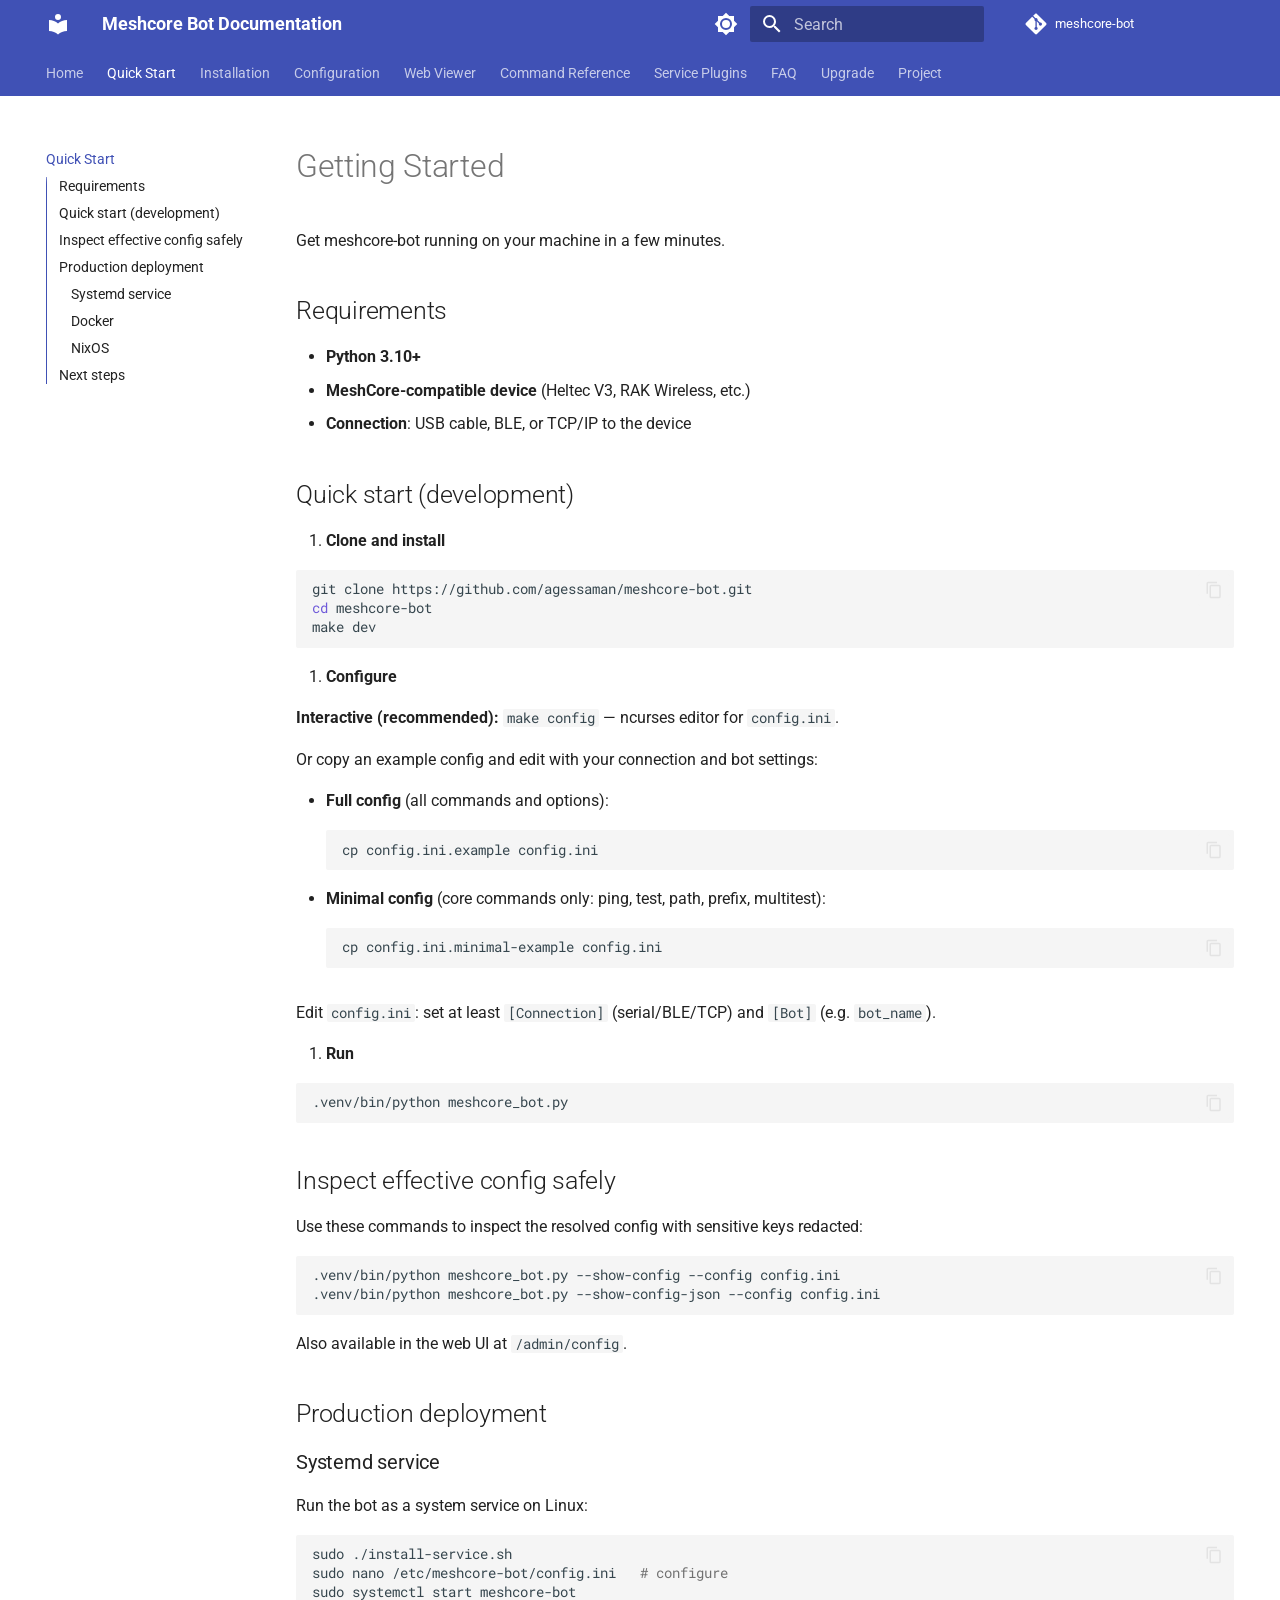
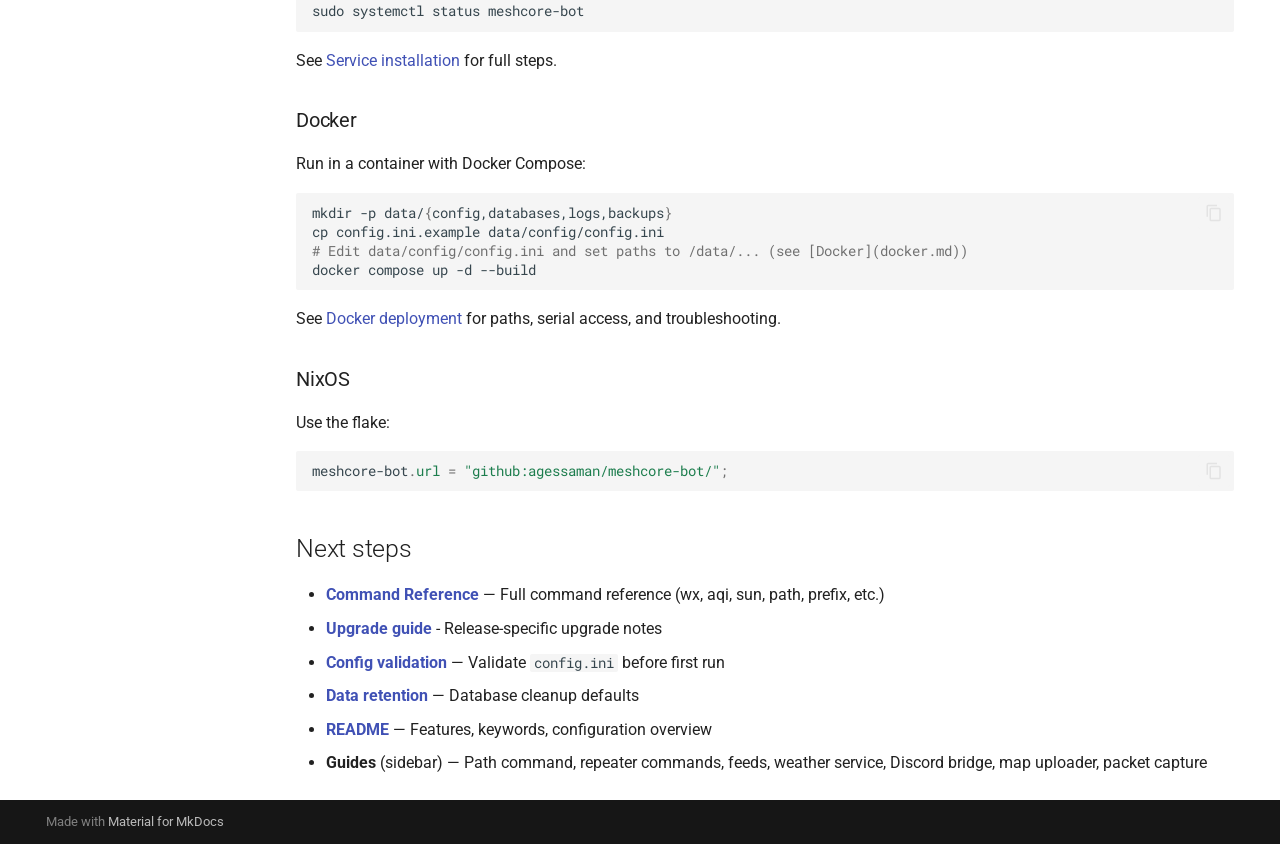
<file: getting-started/index.html>
<!doctype html>
<html lang="en" class="no-js">
  <head>
    
      <meta charset="utf-8">
      <meta name="viewport" content="width=device-width,initial-scale=1">
      
        <meta name="description" content="Documentation for the MeshCore bot and its services">
      
      
      
        <link rel="canonical" href="https://agessaman.github.io/meshcore-bot/getting-started/">
      
      
        <link rel="prev" href="..">
      
      
        <link rel="next" href="../installation/">
      
      
        
      
      
      <link rel="icon" href="../assets/images/favicon.png">
      <meta name="generator" content="mkdocs-1.6.1, mkdocs-material-9.8.0">
    
    
      
        <title>Quick Start - Meshcore Bot Documentation</title>
      
    
    
      <link rel="stylesheet" href="../assets/stylesheets/main.57a0d79d.min.css">
      
        
        <link rel="stylesheet" href="../assets/stylesheets/palette.fb2fffe2.min.css">
      
      


    
    
      
    
    
      
        
        
        <link rel="preconnect" href="https://fonts.gstatic.com" crossorigin>
        <link rel="stylesheet" href="https://fonts.googleapis.com/css?family=Roboto:300,300i,400,400i,700,700i%7CRoboto+Mono:400,400i,700,700i&display=fallback">
        <style>:root{--md-text-font:"Roboto";--md-code-font:"Roboto Mono"}</style>
      
    
    
    <script>__md_scope=new URL("..",location),__md_hash=e=>[...e].reduce(((e,_)=>(e<<5)-e+_.charCodeAt(0)),0),__md_get=(e,_=localStorage,t=__md_scope)=>JSON.parse(_.getItem(t.pathname+"."+e)),__md_set=(e,_,t=localStorage,a=__md_scope)=>{try{t.setItem(a.pathname+"."+e,JSON.stringify(_))}catch(e){}}</script>
    
      

    
    
  </head>
  
  
    
    
      
    
    
    
    
    <body dir="ltr" data-md-color-scheme="default" data-md-color-primary="indigo" data-md-color-accent="cyan">
  
    
    <input class="md-toggle" data-md-toggle="drawer" type="checkbox" id="__drawer" autocomplete="off">
    <input class="md-toggle" data-md-toggle="search" type="checkbox" id="__search" autocomplete="off">
    <label class="md-overlay" for="__drawer"></label>
    <div data-md-component="skip">
      
        
        <a href="#getting-started" class="md-skip">
          Skip to content
        </a>
      
    </div>
    <div data-md-component="announce">
      
    </div>
    
    
      

<header class="md-header" data-md-component="header">
  <nav class="md-header__inner md-grid" aria-label="Header">
    <a href=".." title="Meshcore Bot Documentation" class="md-header__button md-logo" aria-label="Meshcore Bot Documentation" data-md-component="logo">
      
  
  <svg xmlns="http://www.w3.org/2000/svg" viewBox="0 0 24 24"><path d="M12 8a3 3 0 0 0 3-3 3 3 0 0 0-3-3 3 3 0 0 0-3 3 3 3 0 0 0 3 3m0 3.54C9.64 9.35 6.5 8 3 8v11c3.5 0 6.64 1.35 9 3.54 2.36-2.19 5.5-3.54 9-3.54V8c-3.5 0-6.64 1.35-9 3.54"/></svg>

    </a>
    <label class="md-header__button md-icon" for="__drawer">
      
      <svg xmlns="http://www.w3.org/2000/svg" viewBox="0 0 24 24"><path d="M3 6h18v2H3zm0 5h18v2H3zm0 5h18v2H3z"/></svg>
    </label>
    <div class="md-header__title" data-md-component="header-title">
      <div class="md-header__ellipsis">
        <div class="md-header__topic">
          <span class="md-ellipsis">
            Meshcore Bot Documentation
          </span>
        </div>
        <div class="md-header__topic" data-md-component="header-topic">
          <span class="md-ellipsis">
            
              Quick Start
            
          </span>
        </div>
      </div>
    </div>
    
      
        <form class="md-header__option" data-md-component="palette">
  
    
    
    
    <input class="md-option" data-md-color-media="" data-md-color-scheme="default" data-md-color-primary="indigo" data-md-color-accent="cyan"  aria-label="Switch to dark mode"  type="radio" name="__palette" id="__palette_0">
    
      <label class="md-header__button md-icon" title="Switch to dark mode" for="__palette_1" hidden>
        <svg xmlns="http://www.w3.org/2000/svg" viewBox="0 0 24 24"><path d="M12 8a4 4 0 0 0-4 4 4 4 0 0 0 4 4 4 4 0 0 0 4-4 4 4 0 0 0-4-4m0 10a6 6 0 0 1-6-6 6 6 0 0 1 6-6 6 6 0 0 1 6 6 6 6 0 0 1-6 6m8-9.31V4h-4.69L12 .69 8.69 4H4v4.69L.69 12 4 15.31V20h4.69L12 23.31 15.31 20H20v-4.69L23.31 12z"/></svg>
      </label>
    
  
    
    
    
    <input class="md-option" data-md-color-media="" data-md-color-scheme="slate" data-md-color-primary="indigo" data-md-color-accent="cyan"  aria-label="Switch to light mode"  type="radio" name="__palette" id="__palette_1">
    
      <label class="md-header__button md-icon" title="Switch to light mode" for="__palette_0" hidden>
        <svg xmlns="http://www.w3.org/2000/svg" viewBox="0 0 24 24"><path d="M12 18c-.89 0-1.74-.2-2.5-.55C11.56 16.5 13 14.42 13 12s-1.44-4.5-3.5-5.45C10.26 6.2 11.11 6 12 6a6 6 0 0 1 6 6 6 6 0 0 1-6 6m8-9.31V4h-4.69L12 .69 8.69 4H4v4.69L.69 12 4 15.31V20h4.69L12 23.31 15.31 20H20v-4.69L23.31 12z"/></svg>
      </label>
    
  
</form>
      
    
    
      <script>var palette=__md_get("__palette");if(palette&&palette.color){if("(prefers-color-scheme)"===palette.color.media){var media=matchMedia("(prefers-color-scheme: light)"),input=document.querySelector(media.matches?"[data-md-color-media='(prefers-color-scheme: light)']":"[data-md-color-media='(prefers-color-scheme: dark)']");palette.color.media=input.getAttribute("data-md-color-media"),palette.color.scheme=input.getAttribute("data-md-color-scheme"),palette.color.primary=input.getAttribute("data-md-color-primary"),palette.color.accent=input.getAttribute("data-md-color-accent")}for(var[key,value]of Object.entries(palette.color))document.body.setAttribute("data-md-color-"+key,value)}</script>
    
    
    
      
      
        <label class="md-header__button md-icon" for="__search">
          
          <svg xmlns="http://www.w3.org/2000/svg" viewBox="0 0 24 24"><path d="M9.5 3A6.5 6.5 0 0 1 16 9.5c0 1.61-.59 3.09-1.56 4.23l.27.27h.79l5 5-1.5 1.5-5-5v-.79l-.27-.27A6.52 6.52 0 0 1 9.5 16 6.5 6.5 0 0 1 3 9.5 6.5 6.5 0 0 1 9.5 3m0 2C7 5 5 7 5 9.5S7 14 9.5 14 14 12 14 9.5 12 5 9.5 5"/></svg>
        </label>
        <div class="md-search" data-md-component="search" role="dialog">
  <label class="md-search__overlay" for="__search"></label>
  <div class="md-search__inner" role="search">
    <form class="md-search__form" name="search">
      <input type="text" class="md-search__input" name="query" aria-label="Search" placeholder="Search" autocapitalize="off" autocorrect="off" autocomplete="off" spellcheck="false" data-md-component="search-query" required>
      <label class="md-search__icon md-icon" for="__search">
        
        <svg xmlns="http://www.w3.org/2000/svg" viewBox="0 0 24 24"><path d="M9.5 3A6.5 6.5 0 0 1 16 9.5c0 1.61-.59 3.09-1.56 4.23l.27.27h.79l5 5-1.5 1.5-5-5v-.79l-.27-.27A6.52 6.52 0 0 1 9.5 16 6.5 6.5 0 0 1 3 9.5 6.5 6.5 0 0 1 9.5 3m0 2C7 5 5 7 5 9.5S7 14 9.5 14 14 12 14 9.5 12 5 9.5 5"/></svg>
        
        <svg xmlns="http://www.w3.org/2000/svg" viewBox="0 0 24 24"><path d="M20 11v2H8l5.5 5.5-1.42 1.42L4.16 12l7.92-7.92L13.5 5.5 8 11z"/></svg>
      </label>
      <nav class="md-search__options" aria-label="Search">
        
        <button type="reset" class="md-search__icon md-icon" title="Clear" aria-label="Clear" tabindex="-1">
          
          <svg xmlns="http://www.w3.org/2000/svg" viewBox="0 0 24 24"><path d="M19 6.41 17.59 5 12 10.59 6.41 5 5 6.41 10.59 12 5 17.59 6.41 19 12 13.41 17.59 19 19 17.59 13.41 12z"/></svg>
        </button>
      </nav>
      
    </form>
    <div class="md-search__output">
      <div class="md-search__scrollwrap" tabindex="0" data-md-scrollfix>
        <div class="md-search-result" data-md-component="search-result">
          <div class="md-search-result__meta">
            Initializing search
          </div>
          <ol class="md-search-result__list" role="presentation"></ol>
        </div>
      </div>
    </div>
  </div>
</div>
      
    
    
      <div class="md-header__source">
        <a href="https://github.com/agessaman/meshcore-bot" title="Go to repository" class="md-source" data-md-component="source">
  <div class="md-source__icon md-icon">
    
    <svg xmlns="http://www.w3.org/2000/svg" viewBox="0 0 448 512"><!--! Font Awesome Free 7.1.0 by @fontawesome - https://fontawesome.com License - https://fontawesome.com/license/free (Icons: CC BY 4.0, Fonts: SIL OFL 1.1, Code: MIT License) Copyright 2025 Fonticons, Inc.--><path d="M439.6 236.1 244 40.5c-5.4-5.5-12.8-8.5-20.4-8.5s-15 3-20.4 8.4L162.5 81l51.5 51.5c27.1-9.1 52.7 16.8 43.4 43.7l49.7 49.7c34.2-11.8 61.2 31 35.5 56.7-26.5 26.5-70.2-2.9-56-37.3L240.3 199v121.9c25.3 12.5 22.3 41.8 9.1 55-6.4 6.4-15.2 10.1-24.3 10.1s-17.8-3.6-24.3-10.1c-17.6-17.6-11.1-46.9 11.2-56v-123c-20.8-8.5-24.6-30.7-18.6-45L142.6 101 8.5 235.1C3 240.6 0 247.9 0 255.5s3 15 8.5 20.4l195.6 195.7c5.4 5.4 12.7 8.4 20.4 8.4s15-3 20.4-8.4l194.7-194.7c5.4-5.4 8.4-12.8 8.4-20.4s-3-15-8.4-20.4"/></svg>
  </div>
  <div class="md-source__repository">
    meshcore-bot
  </div>
</a>
      </div>
    
  </nav>
  
</header>
    
    <div class="md-container" data-md-component="container">
      
      
        
          
            
<nav class="md-tabs" aria-label="Tabs" data-md-component="tabs">
  <div class="md-grid">
    <ul class="md-tabs__list">
      
        
  
  
  
  
    <li class="md-tabs__item">
      <a href=".." class="md-tabs__link">
        
  
  
    
  
  Home

      </a>
    </li>
  

      
        
  
  
  
    
  
  
    <li class="md-tabs__item md-tabs__item--active">
      <a href="./" class="md-tabs__link">
        
  
  
    
  
  Quick Start

      </a>
    </li>
  

      
        
  
  
  
  
    
    
      <li class="md-tabs__item">
        <a href="../installation/" class="md-tabs__link">
          
  
  
  Installation

        </a>
      </li>
    
  

      
        
  
  
  
  
    
    
      <li class="md-tabs__item">
        <a href="../configuration/" class="md-tabs__link">
          
  
  
  Configuration

        </a>
      </li>
    
  

      
        
  
  
  
  
    <li class="md-tabs__item">
      <a href="../web-viewer/" class="md-tabs__link">
        
  
  
    
  
  Web Viewer

      </a>
    </li>
  

      
        
  
  
  
  
    
    
      <li class="md-tabs__item">
        <a href="../command-reference/" class="md-tabs__link">
          
  
  
  Command Reference

        </a>
      </li>
    
  

      
        
  
  
  
  
    
    
      <li class="md-tabs__item">
        <a href="../service-plugins/" class="md-tabs__link">
          
  
  
  Service Plugins

        </a>
      </li>
    
  

      
        
  
  
  
  
    <li class="md-tabs__item">
      <a href="../faq/" class="md-tabs__link">
        
  
  
    
  
  FAQ

      </a>
    </li>
  

      
        
  
  
  
  
    <li class="md-tabs__item">
      <a href="../upgrade/" class="md-tabs__link">
        
  
  
    
  
  Upgrade

      </a>
    </li>
  

      
        
  
  
  
  
    
    
      <li class="md-tabs__item">
        <a href="../solar-conditions-provenance/" class="md-tabs__link">
          
  
  
  Project

        </a>
      </li>
    
  

      
    </ul>
  </div>
</nav>
          
        
      
      <main class="md-main" data-md-component="main">
        <div class="md-main__inner md-grid">
          
            
              
              <div class="md-sidebar md-sidebar--primary" data-md-component="sidebar" data-md-type="navigation" >
                <div class="md-sidebar__scrollwrap">
                  <div class="md-sidebar__inner">
                    


  


  

<nav class="md-nav md-nav--primary md-nav--lifted md-nav--integrated" aria-label="Navigation" data-md-level="0">
  <label class="md-nav__title" for="__drawer">
    <a href=".." title="Meshcore Bot Documentation" class="md-nav__button md-logo" aria-label="Meshcore Bot Documentation" data-md-component="logo">
      
  
  <svg xmlns="http://www.w3.org/2000/svg" viewBox="0 0 24 24"><path d="M12 8a3 3 0 0 0 3-3 3 3 0 0 0-3-3 3 3 0 0 0-3 3 3 3 0 0 0 3 3m0 3.54C9.64 9.35 6.5 8 3 8v11c3.5 0 6.64 1.35 9 3.54 2.36-2.19 5.5-3.54 9-3.54V8c-3.5 0-6.64 1.35-9 3.54"/></svg>

    </a>
    Meshcore Bot Documentation
  </label>
  
    <div class="md-nav__source">
      <a href="https://github.com/agessaman/meshcore-bot" title="Go to repository" class="md-source" data-md-component="source">
  <div class="md-source__icon md-icon">
    
    <svg xmlns="http://www.w3.org/2000/svg" viewBox="0 0 448 512"><!--! Font Awesome Free 7.1.0 by @fontawesome - https://fontawesome.com License - https://fontawesome.com/license/free (Icons: CC BY 4.0, Fonts: SIL OFL 1.1, Code: MIT License) Copyright 2025 Fonticons, Inc.--><path d="M439.6 236.1 244 40.5c-5.4-5.5-12.8-8.5-20.4-8.5s-15 3-20.4 8.4L162.5 81l51.5 51.5c27.1-9.1 52.7 16.8 43.4 43.7l49.7 49.7c34.2-11.8 61.2 31 35.5 56.7-26.5 26.5-70.2-2.9-56-37.3L240.3 199v121.9c25.3 12.5 22.3 41.8 9.1 55-6.4 6.4-15.2 10.1-24.3 10.1s-17.8-3.6-24.3-10.1c-17.6-17.6-11.1-46.9 11.2-56v-123c-20.8-8.5-24.6-30.7-18.6-45L142.6 101 8.5 235.1C3 240.6 0 247.9 0 255.5s3 15 8.5 20.4l195.6 195.7c5.4 5.4 12.7 8.4 20.4 8.4s15-3 20.4-8.4l194.7-194.7c5.4-5.4 8.4-12.8 8.4-20.4s-3-15-8.4-20.4"/></svg>
  </div>
  <div class="md-source__repository">
    meshcore-bot
  </div>
</a>
    </div>
  
  <ul class="md-nav__list" data-md-scrollfix>
    
      
      
  
  
  
  
    <li class="md-nav__item">
      <a href=".." class="md-nav__link">
        
  
  
  <span class="md-ellipsis">
    
  
    Home
  

    
  </span>
  
  

      </a>
    </li>
  

    
      
      
  
  
    
  
  
  
    <li class="md-nav__item md-nav__item--active">
      
      <input class="md-nav__toggle md-toggle" type="checkbox" id="__toc">
      
      
        
      
      
        <label class="md-nav__link md-nav__link--active" for="__toc">
          
  
  
  <span class="md-ellipsis">
    
  
    Quick Start
  

    
  </span>
  
  

          <span class="md-nav__icon md-icon"></span>
        </label>
      
      <a href="./" class="md-nav__link md-nav__link--active">
        
  
  
  <span class="md-ellipsis">
    
  
    Quick Start
  

    
  </span>
  
  

      </a>
      
        

<nav class="md-nav md-nav--secondary" aria-label="Table of contents">
  
  
  
    
  
  
    <label class="md-nav__title" for="__toc">
      <span class="md-nav__icon md-icon"></span>
      Table of contents
    </label>
    <ul class="md-nav__list" data-md-component="toc" data-md-scrollfix>
      
        <li class="md-nav__item">
  <a href="#requirements" class="md-nav__link">
    <span class="md-ellipsis">
      
        Requirements
      
    </span>
  </a>
  
</li>
      
        <li class="md-nav__item">
  <a href="#quick-start-development" class="md-nav__link">
    <span class="md-ellipsis">
      
        Quick start (development)
      
    </span>
  </a>
  
</li>
      
        <li class="md-nav__item">
  <a href="#inspect-effective-config-safely" class="md-nav__link">
    <span class="md-ellipsis">
      
        Inspect effective config safely
      
    </span>
  </a>
  
</li>
      
        <li class="md-nav__item">
  <a href="#production-deployment" class="md-nav__link">
    <span class="md-ellipsis">
      
        Production deployment
      
    </span>
  </a>
  
    <nav class="md-nav" aria-label="Production deployment">
      <ul class="md-nav__list">
        
          <li class="md-nav__item">
  <a href="#systemd-service" class="md-nav__link">
    <span class="md-ellipsis">
      
        Systemd service
      
    </span>
  </a>
  
</li>
        
          <li class="md-nav__item">
  <a href="#docker" class="md-nav__link">
    <span class="md-ellipsis">
      
        Docker
      
    </span>
  </a>
  
</li>
        
          <li class="md-nav__item">
  <a href="#nixos" class="md-nav__link">
    <span class="md-ellipsis">
      
        NixOS
      
    </span>
  </a>
  
</li>
        
      </ul>
    </nav>
  
</li>
      
        <li class="md-nav__item">
  <a href="#next-steps" class="md-nav__link">
    <span class="md-ellipsis">
      
        Next steps
      
    </span>
  </a>
  
</li>
      
    </ul>
  
</nav>
      
    </li>
  

    
      
      
  
  
  
  
    
    
    
    
      
      
        
      
    
    
    <li class="md-nav__item md-nav__item--nested">
      
        
        
        <input class="md-nav__toggle md-toggle " type="checkbox" id="__nav_3" >
        
          
          <label class="md-nav__link" for="__nav_3" id="__nav_3_label" tabindex="0">
            
  
  
  <span class="md-ellipsis">
    
  
    Installation
  

    
  </span>
  
  

            <span class="md-nav__icon md-icon"></span>
          </label>
        
        <nav class="md-nav" data-md-level="1" aria-labelledby="__nav_3_label" aria-expanded="false">
          <label class="md-nav__title" for="__nav_3">
            <span class="md-nav__icon md-icon"></span>
            
  
    Installation
  

          </label>
          <ul class="md-nav__list" data-md-scrollfix>
            
              
                
  
  
  
  
    <li class="md-nav__item">
      <a href="../installation/" class="md-nav__link">
        
  
  
  <span class="md-ellipsis">
    
  
    Overview
  

    
  </span>
  
  

      </a>
    </li>
  

              
            
              
                
  
  
  
  
    <li class="md-nav__item">
      <a href="../docker/" class="md-nav__link">
        
  
  
  <span class="md-ellipsis">
    
  
    Docker
  

    
  </span>
  
  

      </a>
    </li>
  

              
            
              
                
  
  
  
  
    <li class="md-nav__item">
      <a href="../service-installation/" class="md-nav__link">
        
  
  
  <span class="md-ellipsis">
    
  
    Service
  

    
  </span>
  
  

      </a>
    </li>
  

              
            
          </ul>
        </nav>
      
    </li>
  

    
      
      
  
  
  
  
    
    
    
    
      
      
        
      
    
    
    <li class="md-nav__item md-nav__item--nested">
      
        
        
        <input class="md-nav__toggle md-toggle " type="checkbox" id="__nav_4" >
        
          
          <label class="md-nav__link" for="__nav_4" id="__nav_4_label" tabindex="0">
            
  
  
  <span class="md-ellipsis">
    
  
    Configuration
  

    
  </span>
  
  

            <span class="md-nav__icon md-icon"></span>
          </label>
        
        <nav class="md-nav" data-md-level="1" aria-labelledby="__nav_4_label" aria-expanded="false">
          <label class="md-nav__title" for="__nav_4">
            <span class="md-nav__icon md-icon"></span>
            
  
    Configuration
  

          </label>
          <ul class="md-nav__list" data-md-scrollfix>
            
              
                
  
  
  
  
    <li class="md-nav__item">
      <a href="../configuration/" class="md-nav__link">
        
  
  
  <span class="md-ellipsis">
    
  
    Overview
  

    
  </span>
  
  

      </a>
    </li>
  

              
            
              
                
  
  
  
  
    <li class="md-nav__item">
      <a href="../data-retention/" class="md-nav__link">
        
  
  
  <span class="md-ellipsis">
    
  
    Data retention
  

    
  </span>
  
  

      </a>
    </li>
  

              
            
              
                
  
  
  
  
    <li class="md-nav__item">
      <a href="../local-plugins/" class="md-nav__link">
        
  
  
  <span class="md-ellipsis">
    
  
    Local plugins and services
  

    
  </span>
  
  

      </a>
    </li>
  

              
            
              
                
  
  
  
  
    <li class="md-nav__item">
      <a href="../checkin-api/" class="md-nav__link">
        
  
  
  <span class="md-ellipsis">
    
  
    Check-in API
  

    
  </span>
  
  

      </a>
    </li>
  

              
            
              
                
  
  
  
  
    <li class="md-nav__item">
      <a href="../path-command-config/" class="md-nav__link">
        
  
  
  <span class="md-ellipsis">
    
  
    Path Command
  

    
  </span>
  
  

      </a>
    </li>
  

              
            
              
                
  
  
  
  
    <li class="md-nav__item">
      <a href="../config-validation/" class="md-nav__link">
        
  
  
  <span class="md-ellipsis">
    
  
    Config validation
  

    
  </span>
  
  

      </a>
    </li>
  

              
            
              
                
  
  
  
  
    <li class="md-nav__item">
      <a href="../region-warnings/" class="md-nav__link">
        
  
  
  <span class="md-ellipsis">
    
  
    Region warnings
  

    
  </span>
  
  

      </a>
    </li>
  

              
            
          </ul>
        </nav>
      
    </li>
  

    
      
      
  
  
  
  
    <li class="md-nav__item">
      <a href="../web-viewer/" class="md-nav__link">
        
  
  
  <span class="md-ellipsis">
    
  
    Web Viewer
  

    
  </span>
  
  

      </a>
    </li>
  

    
      
      
  
  
  
  
    
    
    
    
      
      
        
      
    
    
    <li class="md-nav__item md-nav__item--nested">
      
        
        
        <input class="md-nav__toggle md-toggle " type="checkbox" id="__nav_6" >
        
          
          <label class="md-nav__link" for="__nav_6" id="__nav_6_label" tabindex="0">
            
  
  
  <span class="md-ellipsis">
    
  
    Command Reference
  

    
  </span>
  
  

            <span class="md-nav__icon md-icon"></span>
          </label>
        
        <nav class="md-nav" data-md-level="1" aria-labelledby="__nav_6_label" aria-expanded="false">
          <label class="md-nav__title" for="__nav_6">
            <span class="md-nav__icon md-icon"></span>
            
  
    Command Reference
  

          </label>
          <ul class="md-nav__list" data-md-scrollfix>
            
              
                
  
  
  
  
    <li class="md-nav__item">
      <a href="../command-reference/" class="md-nav__link">
        
  
  
  <span class="md-ellipsis">
    
  
    Overview
  

    
  </span>
  
  

      </a>
    </li>
  

              
            
              
                
  
  
  
  
    <li class="md-nav__item">
      <a href="../repeater-commands/" class="md-nav__link">
        
  
  
  <span class="md-ellipsis">
    
  
    Repeater Commands
  

    
  </span>
  
  

      </a>
    </li>
  

              
            
              
                
  
  
  
  
    <li class="md-nav__item">
      <a href="../command-reference-website/" class="md-nav__link">
        
  
  
  <span class="md-ellipsis">
    
  
    Custom Command Website
  

    
  </span>
  
  

      </a>
    </li>
  

              
            
              
                
  
  
  
  
    <li class="md-nav__item">
      <a href="../develop-command-scripts/" class="md-nav__link">
        
  
  
  <span class="md-ellipsis">
    
  
    Developing Commands
  

    
  </span>
  
  

      </a>
    </li>
  

              
            
          </ul>
        </nav>
      
    </li>
  

    
      
      
  
  
  
  
    
    
    
    
      
      
        
      
    
    
    <li class="md-nav__item md-nav__item--nested">
      
        
        
        <input class="md-nav__toggle md-toggle " type="checkbox" id="__nav_7" >
        
          
          <label class="md-nav__link" for="__nav_7" id="__nav_7_label" tabindex="0">
            
  
  
  <span class="md-ellipsis">
    
  
    Service Plugins
  

    
  </span>
  
  

            <span class="md-nav__icon md-icon"></span>
          </label>
        
        <nav class="md-nav" data-md-level="1" aria-labelledby="__nav_7_label" aria-expanded="false">
          <label class="md-nav__title" for="__nav_7">
            <span class="md-nav__icon md-icon"></span>
            
  
    Service Plugins
  

          </label>
          <ul class="md-nav__list" data-md-scrollfix>
            
              
                
  
  
  
  
    <li class="md-nav__item">
      <a href="../service-plugins/" class="md-nav__link">
        
  
  
  <span class="md-ellipsis">
    
  
    Overview
  

    
  </span>
  
  

      </a>
    </li>
  

              
            
              
                
  
  
  
  
    <li class="md-nav__item">
      <a href="../discord-bridge/" class="md-nav__link">
        
  
  
  <span class="md-ellipsis">
    
  
    Discord Bridge
  

    
  </span>
  
  

      </a>
    </li>
  

              
            
              
                
  
  
  
  
    <li class="md-nav__item">
      <a href="../telegram-bridge/" class="md-nav__link">
        
  
  
  <span class="md-ellipsis">
    
  
    Telegram Bridge
  

    
  </span>
  
  

      </a>
    </li>
  

              
            
              
                
  
  
  
  
    <li class="md-nav__item">
      <a href="../packet-capture/" class="md-nav__link">
        
  
  
  <span class="md-ellipsis">
    
  
    Packet Capture
  

    
  </span>
  
  

      </a>
    </li>
  

              
            
              
                
  
  
  
  
    <li class="md-nav__item">
      <a href="../map-uploader/" class="md-nav__link">
        
  
  
  <span class="md-ellipsis">
    
  
    Map Uploader
  

    
  </span>
  
  

      </a>
    </li>
  

              
            
              
                
  
  
  
  
    <li class="md-nav__item">
      <a href="../weather-service/" class="md-nav__link">
        
  
  
  <span class="md-ellipsis">
    
  
    Weather Service
  

    
  </span>
  
  

      </a>
    </li>
  

              
            
              
                
  
  
  
  
    <li class="md-nav__item">
      <a href="../earthquake-service/" class="md-nav__link">
        
  
  
  <span class="md-ellipsis">
    
  
    Earthquake Service
  

    
  </span>
  
  

      </a>
    </li>
  

              
            
              
                
  
  
  
  
    <li class="md-nav__item">
      <a href="../repeater-prefix-collision-service/" class="md-nav__link">
        
  
  
  <span class="md-ellipsis">
    
  
    Repeater Prefix Collision
  

    
  </span>
  
  

      </a>
    </li>
  

              
            
              
                
  
  
  
  
    <li class="md-nav__item">
      <a href="../worldcup/" class="md-nav__link">
        
  
  
  <span class="md-ellipsis">
    
  
    World Cup
  

    
  </span>
  
  

      </a>
    </li>
  

              
            
              
                
  
  
  
  
    <li class="md-nav__item">
      <a href="../FEEDS/" class="md-nav__link">
        
  
  
  <span class="md-ellipsis">
    
  
    Feed Management
  

    
  </span>
  
  

      </a>
    </li>
  

              
            
          </ul>
        </nav>
      
    </li>
  

    
      
      
  
  
  
  
    <li class="md-nav__item">
      <a href="../faq/" class="md-nav__link">
        
  
  
  <span class="md-ellipsis">
    
  
    FAQ
  

    
  </span>
  
  

      </a>
    </li>
  

    
      
      
  
  
  
  
    <li class="md-nav__item">
      <a href="../upgrade/" class="md-nav__link">
        
  
  
  <span class="md-ellipsis">
    
  
    Upgrade
  

    
  </span>
  
  

      </a>
    </li>
  

    
      
      
  
  
  
  
    
    
    
    
      
      
        
      
    
    
    <li class="md-nav__item md-nav__item--nested">
      
        
        
        <input class="md-nav__toggle md-toggle " type="checkbox" id="__nav_10" >
        
          
          <label class="md-nav__link" for="__nav_10" id="__nav_10_label" tabindex="0">
            
  
  
  <span class="md-ellipsis">
    
  
    Project
  

    
  </span>
  
  

            <span class="md-nav__icon md-icon"></span>
          </label>
        
        <nav class="md-nav" data-md-level="1" aria-labelledby="__nav_10_label" aria-expanded="false">
          <label class="md-nav__title" for="__nav_10">
            <span class="md-nav__icon md-icon"></span>
            
  
    Project
  

          </label>
          <ul class="md-nav__list" data-md-scrollfix>
            
              
                
  
  
  
  
    <li class="md-nav__item">
      <a href="../solar-conditions-provenance/" class="md-nav__link">
        
  
  
  <span class="md-ellipsis">
    
  
    Solar conditions provenance
  

    
  </span>
  
  

      </a>
    </li>
  

              
            
          </ul>
        </nav>
      
    </li>
  

    
  </ul>
</nav>
                  </div>
                </div>
              </div>
            
            
          
          
            <div class="md-content" data-md-component="content">
              
              <article class="md-content__inner md-typeset">
                
                  


  
  


<h1 id="getting-started">Getting Started</h1>
<p>Get meshcore-bot running on your machine in a few minutes.</p>
<h2 id="requirements">Requirements</h2>
<ul>
<li><strong>Python 3.10+</strong></li>
<li><strong>MeshCore-compatible device</strong> (Heltec V3, RAK Wireless, etc.)</li>
<li><strong>Connection</strong>: USB cable, BLE, or TCP/IP to the device</li>
</ul>
<h2 id="quick-start-development">Quick start (development)</h2>
<ol>
<li><strong>Clone and install</strong></li>
</ol>
<div class="highlight"><pre><span></span><code><a id="__codelineno-0-1" name="__codelineno-0-1" href="#__codelineno-0-1"></a>git<span class="w"> </span>clone<span class="w"> </span>https://github.com/agessaman/meshcore-bot.git
<a id="__codelineno-0-2" name="__codelineno-0-2" href="#__codelineno-0-2"></a><span class="nb">cd</span><span class="w"> </span>meshcore-bot
<a id="__codelineno-0-3" name="__codelineno-0-3" href="#__codelineno-0-3"></a>make<span class="w"> </span>dev
</code></pre></div>
<ol>
<li><strong>Configure</strong></li>
</ol>
<p><strong>Interactive (recommended):</strong> <code>make config</code> — ncurses editor for <code>config.ini</code>.</p>
<p>Or copy an example config and edit with your connection and bot settings:</p>
<ul>
<li><strong>Full config</strong> (all commands and options):
     <div class="highlight"><pre><span></span><code><a id="__codelineno-1-1" name="__codelineno-1-1" href="#__codelineno-1-1"></a>cp<span class="w"> </span>config.ini.example<span class="w"> </span>config.ini
</code></pre></div></li>
<li><strong>Minimal config</strong> (core commands only: ping, test, path, prefix, multitest):
     <div class="highlight"><pre><span></span><code><a id="__codelineno-2-1" name="__codelineno-2-1" href="#__codelineno-2-1"></a>cp<span class="w"> </span>config.ini.minimal-example<span class="w"> </span>config.ini
</code></pre></div></li>
</ul>
<p>Edit <code>config.ini</code>: set at least <code>[Connection]</code> (serial/BLE/TCP) and <code>[Bot]</code> (e.g. <code>bot_name</code>).</p>
<ol>
<li><strong>Run</strong></li>
</ol>
<div class="highlight"><pre><span></span><code><a id="__codelineno-3-1" name="__codelineno-3-1" href="#__codelineno-3-1"></a>.venv/bin/python<span class="w"> </span>meshcore_bot.py
</code></pre></div>
<h2 id="inspect-effective-config-safely">Inspect effective config safely</h2>
<p>Use these commands to inspect the resolved config with sensitive keys redacted:</p>
<div class="highlight"><pre><span></span><code><a id="__codelineno-4-1" name="__codelineno-4-1" href="#__codelineno-4-1"></a>.venv/bin/python<span class="w"> </span>meshcore_bot.py<span class="w"> </span>--show-config<span class="w"> </span>--config<span class="w"> </span>config.ini
<a id="__codelineno-4-2" name="__codelineno-4-2" href="#__codelineno-4-2"></a>.venv/bin/python<span class="w"> </span>meshcore_bot.py<span class="w"> </span>--show-config-json<span class="w"> </span>--config<span class="w"> </span>config.ini
</code></pre></div>
<p>Also available in the web UI at <code>/admin/config</code>.</p>
<h2 id="production-deployment">Production deployment</h2>
<h3 id="systemd-service">Systemd service</h3>
<p>Run the bot as a system service on Linux:</p>
<div class="highlight"><pre><span></span><code><a id="__codelineno-5-1" name="__codelineno-5-1" href="#__codelineno-5-1"></a>sudo<span class="w"> </span>./install-service.sh
<a id="__codelineno-5-2" name="__codelineno-5-2" href="#__codelineno-5-2"></a>sudo<span class="w"> </span>nano<span class="w"> </span>/etc/meshcore-bot/config.ini<span class="w">   </span><span class="c1"># configure</span>
<a id="__codelineno-5-3" name="__codelineno-5-3" href="#__codelineno-5-3"></a>sudo<span class="w"> </span>systemctl<span class="w"> </span>start<span class="w"> </span>meshcore-bot
<a id="__codelineno-5-4" name="__codelineno-5-4" href="#__codelineno-5-4"></a>sudo<span class="w"> </span>systemctl<span class="w"> </span>status<span class="w"> </span>meshcore-bot
</code></pre></div>
<p>See <a href="../service-installation/">Service installation</a> for full steps.</p>
<h3 id="docker">Docker</h3>
<p>Run in a container with Docker Compose:</p>
<div class="highlight"><pre><span></span><code><a id="__codelineno-6-1" name="__codelineno-6-1" href="#__codelineno-6-1"></a>mkdir<span class="w"> </span>-p<span class="w"> </span>data/<span class="o">{</span>config,databases,logs,backups<span class="o">}</span>
<a id="__codelineno-6-2" name="__codelineno-6-2" href="#__codelineno-6-2"></a>cp<span class="w"> </span>config.ini.example<span class="w"> </span>data/config/config.ini
<a id="__codelineno-6-3" name="__codelineno-6-3" href="#__codelineno-6-3"></a><span class="c1"># Edit data/config/config.ini and set paths to /data/... (see [Docker](docker.md))</span>
<a id="__codelineno-6-4" name="__codelineno-6-4" href="#__codelineno-6-4"></a>docker<span class="w"> </span>compose<span class="w"> </span>up<span class="w"> </span>-d<span class="w"> </span>--build
</code></pre></div>
<p>See <a href="../docker/">Docker deployment</a> for paths, serial access, and troubleshooting.</p>
<h3 id="nixos">NixOS</h3>
<p>Use the flake:</p>
<div class="highlight"><pre><span></span><code><a id="__codelineno-7-1" name="__codelineno-7-1" href="#__codelineno-7-1"></a>meshcore-bot<span class="o">.</span><span class="ss">url</span> <span class="o">=</span> <span class="s2">"github:agessaman/meshcore-bot/"</span><span class="p">;</span>
</code></pre></div>
<h2 id="next-steps">Next steps</h2>
<ul>
<li><strong><a href="../command-reference/">Command Reference</a></strong> — Full command reference (wx, aqi, sun, path, prefix, etc.)</li>
<li><strong><a href="../upgrade/">Upgrade guide</a></strong> - Release-specific upgrade notes</li>
<li><strong><a href="../config-validation/">Config validation</a></strong> — Validate <code>config.ini</code> before first run</li>
<li><strong><a href="../data-retention/">Data retention</a></strong> — Database cleanup defaults</li>
<li><strong><a href="https://github.com/agessaman/meshcore-bot/blob/main/README.md">README</a></strong> — Features, keywords, configuration overview</li>
<li><strong>Guides</strong> (sidebar) — Path command, repeater commands, feeds, weather service, Discord bridge, map uploader, packet capture</li>
</ul>












                
              </article>
            </div>
          
          
<script>var target=document.getElementById(location.hash.slice(1));target&&target.name&&(target.checked=target.name.startsWith("__tabbed_"))</script>
        </div>
        
      </main>
      
        <footer class="md-footer">
  
  <div class="md-footer-meta md-typeset">
    <div class="md-footer-meta__inner md-grid">
      <div class="md-copyright">
  
  
    Made with
    <a href="https://squidfunk.github.io/mkdocs-material/" target="_blank" rel="noopener">
      Material for MkDocs
    </a>
  
</div>
      
    </div>
  </div>
</footer>
      
    </div>
    <div class="md-dialog" data-md-component="dialog">
      <div class="md-dialog__inner md-typeset"></div>
    </div>
    
    
    
      
      
      <script id="__config" type="application/json">{"annotate": null, "base": "..", "features": ["navigation.instant", "navigation.tracking", "navigation.tabs", "navigation.sections", "toc.integrate", "content.code.copy"], "search": "../assets/javascripts/workers/search.a7633da7.min.js", "tags": null, "translations": {"clipboard.copied": "Copied to clipboard", "clipboard.copy": "Copy to clipboard", "search.result.more.one": "1 more on this page", "search.result.more.other": "# more on this page", "search.result.none": "No matching documents", "search.result.one": "1 matching document", "search.result.other": "# matching documents", "search.result.placeholder": "Type to start searching", "search.result.term.missing": "Missing", "select.version": "Select version"}, "version": null}</script>
    
    
      <script src="../assets/javascripts/bundle.c21346df.min.js"></script>
      
    
  </body>
</html>
</file>
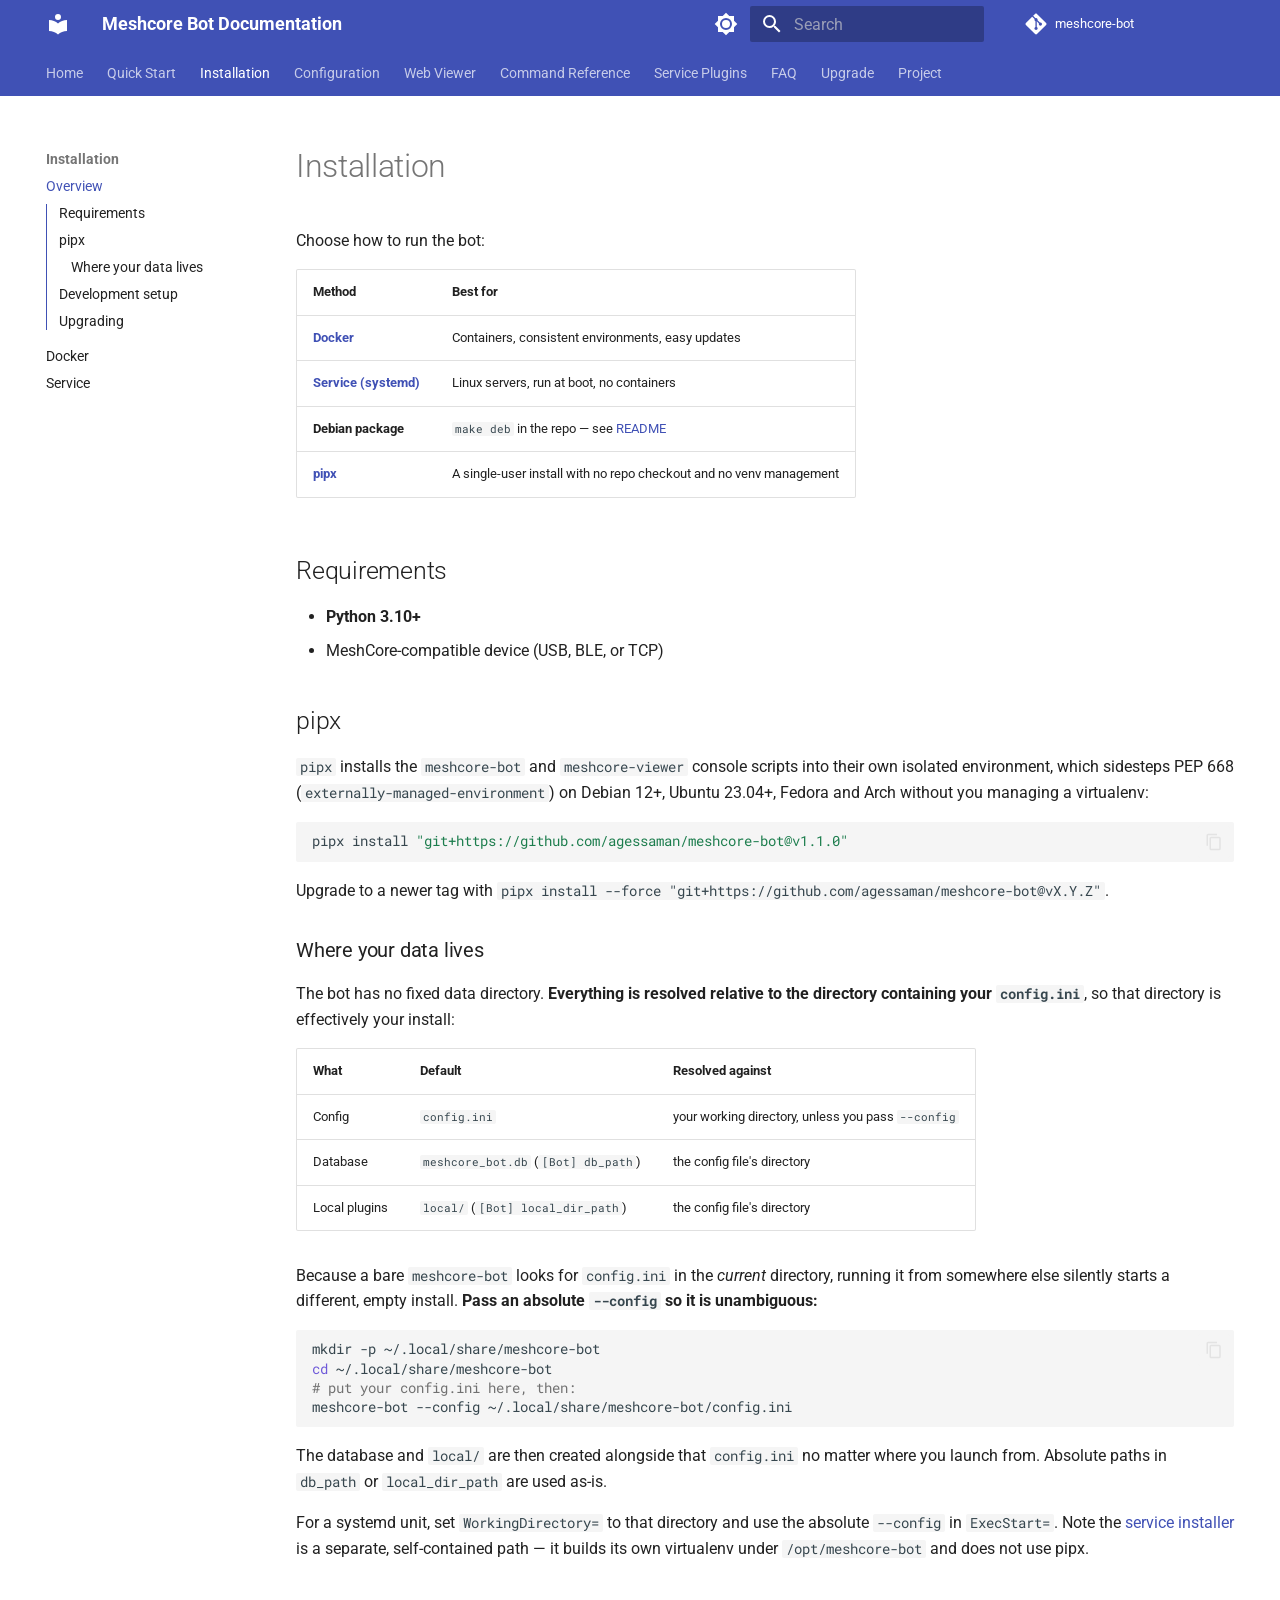
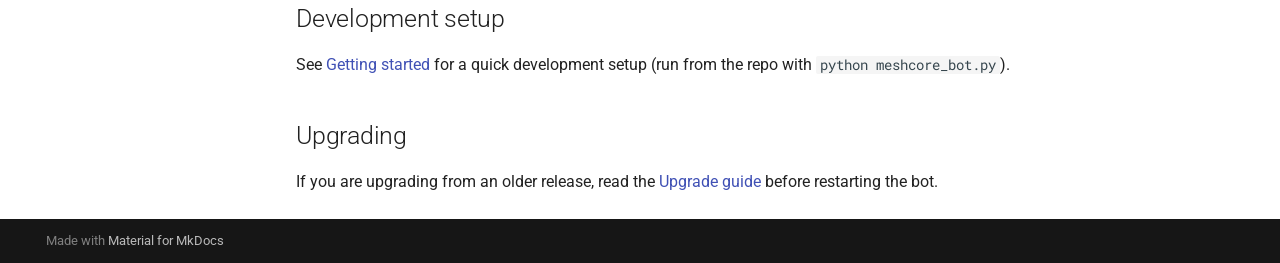
<file: installation/index.html>
<!doctype html>
<html lang="en" class="no-js">
  <head>
    
      <meta charset="utf-8">
      <meta name="viewport" content="width=device-width,initial-scale=1">
      
        <meta name="description" content="Documentation for the MeshCore bot and its services">
      
      
      
        <link rel="canonical" href="https://agessaman.github.io/meshcore-bot/installation/">
      
      
        <link rel="prev" href="../getting-started/">
      
      
        <link rel="next" href="../docker/">
      
      
        
      
      
      <link rel="icon" href="../assets/images/favicon.png">
      <meta name="generator" content="mkdocs-1.6.1, mkdocs-material-9.8.0">
    
    
      
        <title>Overview - Meshcore Bot Documentation</title>
      
    
    
      <link rel="stylesheet" href="../assets/stylesheets/main.57a0d79d.min.css">
      
        
        <link rel="stylesheet" href="../assets/stylesheets/palette.fb2fffe2.min.css">
      
      


    
    
      
    
    
      
        
        
        <link rel="preconnect" href="https://fonts.gstatic.com" crossorigin>
        <link rel="stylesheet" href="https://fonts.googleapis.com/css?family=Roboto:300,300i,400,400i,700,700i%7CRoboto+Mono:400,400i,700,700i&display=fallback">
        <style>:root{--md-text-font:"Roboto";--md-code-font:"Roboto Mono"}</style>
      
    
    
    <script>__md_scope=new URL("..",location),__md_hash=e=>[...e].reduce(((e,_)=>(e<<5)-e+_.charCodeAt(0)),0),__md_get=(e,_=localStorage,t=__md_scope)=>JSON.parse(_.getItem(t.pathname+"."+e)),__md_set=(e,_,t=localStorage,a=__md_scope)=>{try{t.setItem(a.pathname+"."+e,JSON.stringify(_))}catch(e){}}</script>
    
      

    
    
  </head>
  
  
    
    
      
    
    
    
    
    <body dir="ltr" data-md-color-scheme="default" data-md-color-primary="indigo" data-md-color-accent="cyan">
  
    
    <input class="md-toggle" data-md-toggle="drawer" type="checkbox" id="__drawer" autocomplete="off">
    <input class="md-toggle" data-md-toggle="search" type="checkbox" id="__search" autocomplete="off">
    <label class="md-overlay" for="__drawer"></label>
    <div data-md-component="skip">
      
        
        <a href="#installation" class="md-skip">
          Skip to content
        </a>
      
    </div>
    <div data-md-component="announce">
      
    </div>
    
    
      

<header class="md-header" data-md-component="header">
  <nav class="md-header__inner md-grid" aria-label="Header">
    <a href=".." title="Meshcore Bot Documentation" class="md-header__button md-logo" aria-label="Meshcore Bot Documentation" data-md-component="logo">
      
  
  <svg xmlns="http://www.w3.org/2000/svg" viewBox="0 0 24 24"><path d="M12 8a3 3 0 0 0 3-3 3 3 0 0 0-3-3 3 3 0 0 0-3 3 3 3 0 0 0 3 3m0 3.54C9.64 9.35 6.5 8 3 8v11c3.5 0 6.64 1.35 9 3.54 2.36-2.19 5.5-3.54 9-3.54V8c-3.5 0-6.64 1.35-9 3.54"/></svg>

    </a>
    <label class="md-header__button md-icon" for="__drawer">
      
      <svg xmlns="http://www.w3.org/2000/svg" viewBox="0 0 24 24"><path d="M3 6h18v2H3zm0 5h18v2H3zm0 5h18v2H3z"/></svg>
    </label>
    <div class="md-header__title" data-md-component="header-title">
      <div class="md-header__ellipsis">
        <div class="md-header__topic">
          <span class="md-ellipsis">
            Meshcore Bot Documentation
          </span>
        </div>
        <div class="md-header__topic" data-md-component="header-topic">
          <span class="md-ellipsis">
            
              Overview
            
          </span>
        </div>
      </div>
    </div>
    
      
        <form class="md-header__option" data-md-component="palette">
  
    
    
    
    <input class="md-option" data-md-color-media="" data-md-color-scheme="default" data-md-color-primary="indigo" data-md-color-accent="cyan"  aria-label="Switch to dark mode"  type="radio" name="__palette" id="__palette_0">
    
      <label class="md-header__button md-icon" title="Switch to dark mode" for="__palette_1" hidden>
        <svg xmlns="http://www.w3.org/2000/svg" viewBox="0 0 24 24"><path d="M12 8a4 4 0 0 0-4 4 4 4 0 0 0 4 4 4 4 0 0 0 4-4 4 4 0 0 0-4-4m0 10a6 6 0 0 1-6-6 6 6 0 0 1 6-6 6 6 0 0 1 6 6 6 6 0 0 1-6 6m8-9.31V4h-4.69L12 .69 8.69 4H4v4.69L.69 12 4 15.31V20h4.69L12 23.31 15.31 20H20v-4.69L23.31 12z"/></svg>
      </label>
    
  
    
    
    
    <input class="md-option" data-md-color-media="" data-md-color-scheme="slate" data-md-color-primary="indigo" data-md-color-accent="cyan"  aria-label="Switch to light mode"  type="radio" name="__palette" id="__palette_1">
    
      <label class="md-header__button md-icon" title="Switch to light mode" for="__palette_0" hidden>
        <svg xmlns="http://www.w3.org/2000/svg" viewBox="0 0 24 24"><path d="M12 18c-.89 0-1.74-.2-2.5-.55C11.56 16.5 13 14.42 13 12s-1.44-4.5-3.5-5.45C10.26 6.2 11.11 6 12 6a6 6 0 0 1 6 6 6 6 0 0 1-6 6m8-9.31V4h-4.69L12 .69 8.69 4H4v4.69L.69 12 4 15.31V20h4.69L12 23.31 15.31 20H20v-4.69L23.31 12z"/></svg>
      </label>
    
  
</form>
      
    
    
      <script>var palette=__md_get("__palette");if(palette&&palette.color){if("(prefers-color-scheme)"===palette.color.media){var media=matchMedia("(prefers-color-scheme: light)"),input=document.querySelector(media.matches?"[data-md-color-media='(prefers-color-scheme: light)']":"[data-md-color-media='(prefers-color-scheme: dark)']");palette.color.media=input.getAttribute("data-md-color-media"),palette.color.scheme=input.getAttribute("data-md-color-scheme"),palette.color.primary=input.getAttribute("data-md-color-primary"),palette.color.accent=input.getAttribute("data-md-color-accent")}for(var[key,value]of Object.entries(palette.color))document.body.setAttribute("data-md-color-"+key,value)}</script>
    
    
    
      
      
        <label class="md-header__button md-icon" for="__search">
          
          <svg xmlns="http://www.w3.org/2000/svg" viewBox="0 0 24 24"><path d="M9.5 3A6.5 6.5 0 0 1 16 9.5c0 1.61-.59 3.09-1.56 4.23l.27.27h.79l5 5-1.5 1.5-5-5v-.79l-.27-.27A6.52 6.52 0 0 1 9.5 16 6.5 6.5 0 0 1 3 9.5 6.5 6.5 0 0 1 9.5 3m0 2C7 5 5 7 5 9.5S7 14 9.5 14 14 12 14 9.5 12 5 9.5 5"/></svg>
        </label>
        <div class="md-search" data-md-component="search" role="dialog">
  <label class="md-search__overlay" for="__search"></label>
  <div class="md-search__inner" role="search">
    <form class="md-search__form" name="search">
      <input type="text" class="md-search__input" name="query" aria-label="Search" placeholder="Search" autocapitalize="off" autocorrect="off" autocomplete="off" spellcheck="false" data-md-component="search-query" required>
      <label class="md-search__icon md-icon" for="__search">
        
        <svg xmlns="http://www.w3.org/2000/svg" viewBox="0 0 24 24"><path d="M9.5 3A6.5 6.5 0 0 1 16 9.5c0 1.61-.59 3.09-1.56 4.23l.27.27h.79l5 5-1.5 1.5-5-5v-.79l-.27-.27A6.52 6.52 0 0 1 9.5 16 6.5 6.5 0 0 1 3 9.5 6.5 6.5 0 0 1 9.5 3m0 2C7 5 5 7 5 9.5S7 14 9.5 14 14 12 14 9.5 12 5 9.5 5"/></svg>
        
        <svg xmlns="http://www.w3.org/2000/svg" viewBox="0 0 24 24"><path d="M20 11v2H8l5.5 5.5-1.42 1.42L4.16 12l7.92-7.92L13.5 5.5 8 11z"/></svg>
      </label>
      <nav class="md-search__options" aria-label="Search">
        
        <button type="reset" class="md-search__icon md-icon" title="Clear" aria-label="Clear" tabindex="-1">
          
          <svg xmlns="http://www.w3.org/2000/svg" viewBox="0 0 24 24"><path d="M19 6.41 17.59 5 12 10.59 6.41 5 5 6.41 10.59 12 5 17.59 6.41 19 12 13.41 17.59 19 19 17.59 13.41 12z"/></svg>
        </button>
      </nav>
      
    </form>
    <div class="md-search__output">
      <div class="md-search__scrollwrap" tabindex="0" data-md-scrollfix>
        <div class="md-search-result" data-md-component="search-result">
          <div class="md-search-result__meta">
            Initializing search
          </div>
          <ol class="md-search-result__list" role="presentation"></ol>
        </div>
      </div>
    </div>
  </div>
</div>
      
    
    
      <div class="md-header__source">
        <a href="https://github.com/agessaman/meshcore-bot" title="Go to repository" class="md-source" data-md-component="source">
  <div class="md-source__icon md-icon">
    
    <svg xmlns="http://www.w3.org/2000/svg" viewBox="0 0 448 512"><!--! Font Awesome Free 7.1.0 by @fontawesome - https://fontawesome.com License - https://fontawesome.com/license/free (Icons: CC BY 4.0, Fonts: SIL OFL 1.1, Code: MIT License) Copyright 2025 Fonticons, Inc.--><path d="M439.6 236.1 244 40.5c-5.4-5.5-12.8-8.5-20.4-8.5s-15 3-20.4 8.4L162.5 81l51.5 51.5c27.1-9.1 52.7 16.8 43.4 43.7l49.7 49.7c34.2-11.8 61.2 31 35.5 56.7-26.5 26.5-70.2-2.9-56-37.3L240.3 199v121.9c25.3 12.5 22.3 41.8 9.1 55-6.4 6.4-15.2 10.1-24.3 10.1s-17.8-3.6-24.3-10.1c-17.6-17.6-11.1-46.9 11.2-56v-123c-20.8-8.5-24.6-30.7-18.6-45L142.6 101 8.5 235.1C3 240.6 0 247.9 0 255.5s3 15 8.5 20.4l195.6 195.7c5.4 5.4 12.7 8.4 20.4 8.4s15-3 20.4-8.4l194.7-194.7c5.4-5.4 8.4-12.8 8.4-20.4s-3-15-8.4-20.4"/></svg>
  </div>
  <div class="md-source__repository">
    meshcore-bot
  </div>
</a>
      </div>
    
  </nav>
  
</header>
    
    <div class="md-container" data-md-component="container">
      
      
        
          
            
<nav class="md-tabs" aria-label="Tabs" data-md-component="tabs">
  <div class="md-grid">
    <ul class="md-tabs__list">
      
        
  
  
  
  
    <li class="md-tabs__item">
      <a href=".." class="md-tabs__link">
        
  
  
    
  
  Home

      </a>
    </li>
  

      
        
  
  
  
  
    <li class="md-tabs__item">
      <a href="../getting-started/" class="md-tabs__link">
        
  
  
    
  
  Quick Start

      </a>
    </li>
  

      
        
  
  
  
    
  
  
    
    
      <li class="md-tabs__item md-tabs__item--active">
        <a href="./" class="md-tabs__link">
          
  
  
  Installation

        </a>
      </li>
    
  

      
        
  
  
  
  
    
    
      <li class="md-tabs__item">
        <a href="../configuration/" class="md-tabs__link">
          
  
  
  Configuration

        </a>
      </li>
    
  

      
        
  
  
  
  
    <li class="md-tabs__item">
      <a href="../web-viewer/" class="md-tabs__link">
        
  
  
    
  
  Web Viewer

      </a>
    </li>
  

      
        
  
  
  
  
    
    
      <li class="md-tabs__item">
        <a href="../command-reference/" class="md-tabs__link">
          
  
  
  Command Reference

        </a>
      </li>
    
  

      
        
  
  
  
  
    
    
      <li class="md-tabs__item">
        <a href="../service-plugins/" class="md-tabs__link">
          
  
  
  Service Plugins

        </a>
      </li>
    
  

      
        
  
  
  
  
    <li class="md-tabs__item">
      <a href="../faq/" class="md-tabs__link">
        
  
  
    
  
  FAQ

      </a>
    </li>
  

      
        
  
  
  
  
    <li class="md-tabs__item">
      <a href="../upgrade/" class="md-tabs__link">
        
  
  
    
  
  Upgrade

      </a>
    </li>
  

      
        
  
  
  
  
    
    
      <li class="md-tabs__item">
        <a href="../solar-conditions-provenance/" class="md-tabs__link">
          
  
  
  Project

        </a>
      </li>
    
  

      
    </ul>
  </div>
</nav>
          
        
      
      <main class="md-main" data-md-component="main">
        <div class="md-main__inner md-grid">
          
            
              
              <div class="md-sidebar md-sidebar--primary" data-md-component="sidebar" data-md-type="navigation" >
                <div class="md-sidebar__scrollwrap">
                  <div class="md-sidebar__inner">
                    


  


  

<nav class="md-nav md-nav--primary md-nav--lifted md-nav--integrated" aria-label="Navigation" data-md-level="0">
  <label class="md-nav__title" for="__drawer">
    <a href=".." title="Meshcore Bot Documentation" class="md-nav__button md-logo" aria-label="Meshcore Bot Documentation" data-md-component="logo">
      
  
  <svg xmlns="http://www.w3.org/2000/svg" viewBox="0 0 24 24"><path d="M12 8a3 3 0 0 0 3-3 3 3 0 0 0-3-3 3 3 0 0 0-3 3 3 3 0 0 0 3 3m0 3.54C9.64 9.35 6.5 8 3 8v11c3.5 0 6.64 1.35 9 3.54 2.36-2.19 5.5-3.54 9-3.54V8c-3.5 0-6.64 1.35-9 3.54"/></svg>

    </a>
    Meshcore Bot Documentation
  </label>
  
    <div class="md-nav__source">
      <a href="https://github.com/agessaman/meshcore-bot" title="Go to repository" class="md-source" data-md-component="source">
  <div class="md-source__icon md-icon">
    
    <svg xmlns="http://www.w3.org/2000/svg" viewBox="0 0 448 512"><!--! Font Awesome Free 7.1.0 by @fontawesome - https://fontawesome.com License - https://fontawesome.com/license/free (Icons: CC BY 4.0, Fonts: SIL OFL 1.1, Code: MIT License) Copyright 2025 Fonticons, Inc.--><path d="M439.6 236.1 244 40.5c-5.4-5.5-12.8-8.5-20.4-8.5s-15 3-20.4 8.4L162.5 81l51.5 51.5c27.1-9.1 52.7 16.8 43.4 43.7l49.7 49.7c34.2-11.8 61.2 31 35.5 56.7-26.5 26.5-70.2-2.9-56-37.3L240.3 199v121.9c25.3 12.5 22.3 41.8 9.1 55-6.4 6.4-15.2 10.1-24.3 10.1s-17.8-3.6-24.3-10.1c-17.6-17.6-11.1-46.9 11.2-56v-123c-20.8-8.5-24.6-30.7-18.6-45L142.6 101 8.5 235.1C3 240.6 0 247.9 0 255.5s3 15 8.5 20.4l195.6 195.7c5.4 5.4 12.7 8.4 20.4 8.4s15-3 20.4-8.4l194.7-194.7c5.4-5.4 8.4-12.8 8.4-20.4s-3-15-8.4-20.4"/></svg>
  </div>
  <div class="md-source__repository">
    meshcore-bot
  </div>
</a>
    </div>
  
  <ul class="md-nav__list" data-md-scrollfix>
    
      
      
  
  
  
  
    <li class="md-nav__item">
      <a href=".." class="md-nav__link">
        
  
  
  <span class="md-ellipsis">
    
  
    Home
  

    
  </span>
  
  

      </a>
    </li>
  

    
      
      
  
  
  
  
    <li class="md-nav__item">
      <a href="../getting-started/" class="md-nav__link">
        
  
  
  <span class="md-ellipsis">
    
  
    Quick Start
  

    
  </span>
  
  

      </a>
    </li>
  

    
      
      
  
  
    
  
  
  
    
    
    
    
      
        
        
      
      
        
      
    
    
    <li class="md-nav__item md-nav__item--active md-nav__item--section md-nav__item--nested">
      
        
        
        <input class="md-nav__toggle md-toggle " type="checkbox" id="__nav_3" checked>
        
          
          <label class="md-nav__link" for="__nav_3" id="__nav_3_label" tabindex="">
            
  
  
  <span class="md-ellipsis">
    
  
    Installation
  

    
  </span>
  
  

            <span class="md-nav__icon md-icon"></span>
          </label>
        
        <nav class="md-nav" data-md-level="1" aria-labelledby="__nav_3_label" aria-expanded="true">
          <label class="md-nav__title" for="__nav_3">
            <span class="md-nav__icon md-icon"></span>
            
  
    Installation
  

          </label>
          <ul class="md-nav__list" data-md-scrollfix>
            
              
                
  
  
    
  
  
  
    <li class="md-nav__item md-nav__item--active">
      
      <input class="md-nav__toggle md-toggle" type="checkbox" id="__toc">
      
      
        
      
      
        <label class="md-nav__link md-nav__link--active" for="__toc">
          
  
  
  <span class="md-ellipsis">
    
  
    Overview
  

    
  </span>
  
  

          <span class="md-nav__icon md-icon"></span>
        </label>
      
      <a href="./" class="md-nav__link md-nav__link--active">
        
  
  
  <span class="md-ellipsis">
    
  
    Overview
  

    
  </span>
  
  

      </a>
      
        

<nav class="md-nav md-nav--secondary" aria-label="Table of contents">
  
  
  
    
  
  
    <label class="md-nav__title" for="__toc">
      <span class="md-nav__icon md-icon"></span>
      Table of contents
    </label>
    <ul class="md-nav__list" data-md-component="toc" data-md-scrollfix>
      
        <li class="md-nav__item">
  <a href="#requirements" class="md-nav__link">
    <span class="md-ellipsis">
      
        Requirements
      
    </span>
  </a>
  
</li>
      
        <li class="md-nav__item">
  <a href="#pipx" class="md-nav__link">
    <span class="md-ellipsis">
      
        pipx
      
    </span>
  </a>
  
    <nav class="md-nav" aria-label="pipx">
      <ul class="md-nav__list">
        
          <li class="md-nav__item">
  <a href="#where-your-data-lives" class="md-nav__link">
    <span class="md-ellipsis">
      
        Where your data lives
      
    </span>
  </a>
  
</li>
        
      </ul>
    </nav>
  
</li>
      
        <li class="md-nav__item">
  <a href="#development-setup" class="md-nav__link">
    <span class="md-ellipsis">
      
        Development setup
      
    </span>
  </a>
  
</li>
      
        <li class="md-nav__item">
  <a href="#upgrading" class="md-nav__link">
    <span class="md-ellipsis">
      
        Upgrading
      
    </span>
  </a>
  
</li>
      
    </ul>
  
</nav>
      
    </li>
  

              
            
              
                
  
  
  
  
    <li class="md-nav__item">
      <a href="../docker/" class="md-nav__link">
        
  
  
  <span class="md-ellipsis">
    
  
    Docker
  

    
  </span>
  
  

      </a>
    </li>
  

              
            
              
                
  
  
  
  
    <li class="md-nav__item">
      <a href="../service-installation/" class="md-nav__link">
        
  
  
  <span class="md-ellipsis">
    
  
    Service
  

    
  </span>
  
  

      </a>
    </li>
  

              
            
          </ul>
        </nav>
      
    </li>
  

    
      
      
  
  
  
  
    
    
    
    
      
      
        
      
    
    
    <li class="md-nav__item md-nav__item--nested">
      
        
        
        <input class="md-nav__toggle md-toggle " type="checkbox" id="__nav_4" >
        
          
          <label class="md-nav__link" for="__nav_4" id="__nav_4_label" tabindex="0">
            
  
  
  <span class="md-ellipsis">
    
  
    Configuration
  

    
  </span>
  
  

            <span class="md-nav__icon md-icon"></span>
          </label>
        
        <nav class="md-nav" data-md-level="1" aria-labelledby="__nav_4_label" aria-expanded="false">
          <label class="md-nav__title" for="__nav_4">
            <span class="md-nav__icon md-icon"></span>
            
  
    Configuration
  

          </label>
          <ul class="md-nav__list" data-md-scrollfix>
            
              
                
  
  
  
  
    <li class="md-nav__item">
      <a href="../configuration/" class="md-nav__link">
        
  
  
  <span class="md-ellipsis">
    
  
    Overview
  

    
  </span>
  
  

      </a>
    </li>
  

              
            
              
                
  
  
  
  
    <li class="md-nav__item">
      <a href="../data-retention/" class="md-nav__link">
        
  
  
  <span class="md-ellipsis">
    
  
    Data retention
  

    
  </span>
  
  

      </a>
    </li>
  

              
            
              
                
  
  
  
  
    <li class="md-nav__item">
      <a href="../local-plugins/" class="md-nav__link">
        
  
  
  <span class="md-ellipsis">
    
  
    Local plugins and services
  

    
  </span>
  
  

      </a>
    </li>
  

              
            
              
                
  
  
  
  
    <li class="md-nav__item">
      <a href="../checkin-api/" class="md-nav__link">
        
  
  
  <span class="md-ellipsis">
    
  
    Check-in API
  

    
  </span>
  
  

      </a>
    </li>
  

              
            
              
                
  
  
  
  
    <li class="md-nav__item">
      <a href="../path-command-config/" class="md-nav__link">
        
  
  
  <span class="md-ellipsis">
    
  
    Path Command
  

    
  </span>
  
  

      </a>
    </li>
  

              
            
              
                
  
  
  
  
    <li class="md-nav__item">
      <a href="../config-validation/" class="md-nav__link">
        
  
  
  <span class="md-ellipsis">
    
  
    Config validation
  

    
  </span>
  
  

      </a>
    </li>
  

              
            
              
                
  
  
  
  
    <li class="md-nav__item">
      <a href="../region-warnings/" class="md-nav__link">
        
  
  
  <span class="md-ellipsis">
    
  
    Region warnings
  

    
  </span>
  
  

      </a>
    </li>
  

              
            
          </ul>
        </nav>
      
    </li>
  

    
      
      
  
  
  
  
    <li class="md-nav__item">
      <a href="../web-viewer/" class="md-nav__link">
        
  
  
  <span class="md-ellipsis">
    
  
    Web Viewer
  

    
  </span>
  
  

      </a>
    </li>
  

    
      
      
  
  
  
  
    
    
    
    
      
      
        
      
    
    
    <li class="md-nav__item md-nav__item--nested">
      
        
        
        <input class="md-nav__toggle md-toggle " type="checkbox" id="__nav_6" >
        
          
          <label class="md-nav__link" for="__nav_6" id="__nav_6_label" tabindex="0">
            
  
  
  <span class="md-ellipsis">
    
  
    Command Reference
  

    
  </span>
  
  

            <span class="md-nav__icon md-icon"></span>
          </label>
        
        <nav class="md-nav" data-md-level="1" aria-labelledby="__nav_6_label" aria-expanded="false">
          <label class="md-nav__title" for="__nav_6">
            <span class="md-nav__icon md-icon"></span>
            
  
    Command Reference
  

          </label>
          <ul class="md-nav__list" data-md-scrollfix>
            
              
                
  
  
  
  
    <li class="md-nav__item">
      <a href="../command-reference/" class="md-nav__link">
        
  
  
  <span class="md-ellipsis">
    
  
    Overview
  

    
  </span>
  
  

      </a>
    </li>
  

              
            
              
                
  
  
  
  
    <li class="md-nav__item">
      <a href="../repeater-commands/" class="md-nav__link">
        
  
  
  <span class="md-ellipsis">
    
  
    Repeater Commands
  

    
  </span>
  
  

      </a>
    </li>
  

              
            
              
                
  
  
  
  
    <li class="md-nav__item">
      <a href="../command-reference-website/" class="md-nav__link">
        
  
  
  <span class="md-ellipsis">
    
  
    Custom Command Website
  

    
  </span>
  
  

      </a>
    </li>
  

              
            
              
                
  
  
  
  
    <li class="md-nav__item">
      <a href="../develop-command-scripts/" class="md-nav__link">
        
  
  
  <span class="md-ellipsis">
    
  
    Developing Commands
  

    
  </span>
  
  

      </a>
    </li>
  

              
            
          </ul>
        </nav>
      
    </li>
  

    
      
      
  
  
  
  
    
    
    
    
      
      
        
      
    
    
    <li class="md-nav__item md-nav__item--nested">
      
        
        
        <input class="md-nav__toggle md-toggle " type="checkbox" id="__nav_7" >
        
          
          <label class="md-nav__link" for="__nav_7" id="__nav_7_label" tabindex="0">
            
  
  
  <span class="md-ellipsis">
    
  
    Service Plugins
  

    
  </span>
  
  

            <span class="md-nav__icon md-icon"></span>
          </label>
        
        <nav class="md-nav" data-md-level="1" aria-labelledby="__nav_7_label" aria-expanded="false">
          <label class="md-nav__title" for="__nav_7">
            <span class="md-nav__icon md-icon"></span>
            
  
    Service Plugins
  

          </label>
          <ul class="md-nav__list" data-md-scrollfix>
            
              
                
  
  
  
  
    <li class="md-nav__item">
      <a href="../service-plugins/" class="md-nav__link">
        
  
  
  <span class="md-ellipsis">
    
  
    Overview
  

    
  </span>
  
  

      </a>
    </li>
  

              
            
              
                
  
  
  
  
    <li class="md-nav__item">
      <a href="../discord-bridge/" class="md-nav__link">
        
  
  
  <span class="md-ellipsis">
    
  
    Discord Bridge
  

    
  </span>
  
  

      </a>
    </li>
  

              
            
              
                
  
  
  
  
    <li class="md-nav__item">
      <a href="../telegram-bridge/" class="md-nav__link">
        
  
  
  <span class="md-ellipsis">
    
  
    Telegram Bridge
  

    
  </span>
  
  

      </a>
    </li>
  

              
            
              
                
  
  
  
  
    <li class="md-nav__item">
      <a href="../packet-capture/" class="md-nav__link">
        
  
  
  <span class="md-ellipsis">
    
  
    Packet Capture
  

    
  </span>
  
  

      </a>
    </li>
  

              
            
              
                
  
  
  
  
    <li class="md-nav__item">
      <a href="../map-uploader/" class="md-nav__link">
        
  
  
  <span class="md-ellipsis">
    
  
    Map Uploader
  

    
  </span>
  
  

      </a>
    </li>
  

              
            
              
                
  
  
  
  
    <li class="md-nav__item">
      <a href="../weather-service/" class="md-nav__link">
        
  
  
  <span class="md-ellipsis">
    
  
    Weather Service
  

    
  </span>
  
  

      </a>
    </li>
  

              
            
              
                
  
  
  
  
    <li class="md-nav__item">
      <a href="../earthquake-service/" class="md-nav__link">
        
  
  
  <span class="md-ellipsis">
    
  
    Earthquake Service
  

    
  </span>
  
  

      </a>
    </li>
  

              
            
              
                
  
  
  
  
    <li class="md-nav__item">
      <a href="../repeater-prefix-collision-service/" class="md-nav__link">
        
  
  
  <span class="md-ellipsis">
    
  
    Repeater Prefix Collision
  

    
  </span>
  
  

      </a>
    </li>
  

              
            
              
                
  
  
  
  
    <li class="md-nav__item">
      <a href="../worldcup/" class="md-nav__link">
        
  
  
  <span class="md-ellipsis">
    
  
    World Cup
  

    
  </span>
  
  

      </a>
    </li>
  

              
            
              
                
  
  
  
  
    <li class="md-nav__item">
      <a href="../FEEDS/" class="md-nav__link">
        
  
  
  <span class="md-ellipsis">
    
  
    Feed Management
  

    
  </span>
  
  

      </a>
    </li>
  

              
            
          </ul>
        </nav>
      
    </li>
  

    
      
      
  
  
  
  
    <li class="md-nav__item">
      <a href="../faq/" class="md-nav__link">
        
  
  
  <span class="md-ellipsis">
    
  
    FAQ
  

    
  </span>
  
  

      </a>
    </li>
  

    
      
      
  
  
  
  
    <li class="md-nav__item">
      <a href="../upgrade/" class="md-nav__link">
        
  
  
  <span class="md-ellipsis">
    
  
    Upgrade
  

    
  </span>
  
  

      </a>
    </li>
  

    
      
      
  
  
  
  
    
    
    
    
      
      
        
      
    
    
    <li class="md-nav__item md-nav__item--nested">
      
        
        
        <input class="md-nav__toggle md-toggle " type="checkbox" id="__nav_10" >
        
          
          <label class="md-nav__link" for="__nav_10" id="__nav_10_label" tabindex="0">
            
  
  
  <span class="md-ellipsis">
    
  
    Project
  

    
  </span>
  
  

            <span class="md-nav__icon md-icon"></span>
          </label>
        
        <nav class="md-nav" data-md-level="1" aria-labelledby="__nav_10_label" aria-expanded="false">
          <label class="md-nav__title" for="__nav_10">
            <span class="md-nav__icon md-icon"></span>
            
  
    Project
  

          </label>
          <ul class="md-nav__list" data-md-scrollfix>
            
              
                
  
  
  
  
    <li class="md-nav__item">
      <a href="../solar-conditions-provenance/" class="md-nav__link">
        
  
  
  <span class="md-ellipsis">
    
  
    Solar conditions provenance
  

    
  </span>
  
  

      </a>
    </li>
  

              
            
          </ul>
        </nav>
      
    </li>
  

    
  </ul>
</nav>
                  </div>
                </div>
              </div>
            
            
          
          
            <div class="md-content" data-md-component="content">
              
              <article class="md-content__inner md-typeset">
                
                  


  
  


<h1 id="installation">Installation</h1>
<p>Choose how to run the bot:</p>
<table>
<thead>
<tr>
<th>Method</th>
<th>Best for</th>
</tr>
</thead>
<tbody>
<tr>
<td><strong><a href="../docker/">Docker</a></strong></td>
<td>Containers, consistent environments, easy updates</td>
</tr>
<tr>
<td><strong><a href="../service-installation/">Service (systemd)</a></strong></td>
<td>Linux servers, run at boot, no containers</td>
</tr>
<tr>
<td><strong>Debian package</strong></td>
<td><code>make deb</code> in the repo — see <a href="https://github.com/agessaman/meshcore-bot/blob/main/README.md">README</a></td>
</tr>
<tr>
<td><strong><a href="#pipx">pipx</a></strong></td>
<td>A single-user install with no repo checkout and no venv management</td>
</tr>
</tbody>
</table>
<h2 id="requirements">Requirements</h2>
<ul>
<li><strong>Python 3.10+</strong></li>
<li>MeshCore-compatible device (USB, BLE, or TCP)</li>
</ul>
<h2 id="pipx">pipx</h2>
<p><code>pipx</code> installs the <code>meshcore-bot</code> and <code>meshcore-viewer</code> console scripts into their own
isolated environment, which sidesteps PEP 668 (<code>externally-managed-environment</code>) on
Debian 12+, Ubuntu 23.04+, Fedora and Arch without you managing a virtualenv:</p>
<div class="highlight"><pre><span></span><code><a id="__codelineno-0-1" name="__codelineno-0-1" href="#__codelineno-0-1"></a>pipx<span class="w"> </span>install<span class="w"> </span><span class="s2">"git+https://github.com/agessaman/meshcore-bot@v1.1.0"</span>
</code></pre></div>
<p>Upgrade to a newer tag with <code>pipx install --force "git+https://github.com/agessaman/meshcore-bot@vX.Y.Z"</code>.</p>
<h3 id="where-your-data-lives">Where your data lives</h3>
<p>The bot has no fixed data directory. <strong>Everything is resolved relative to the directory
containing your <code>config.ini</code></strong>, so that directory is effectively your install:</p>
<table>
<thead>
<tr>
<th>What</th>
<th>Default</th>
<th>Resolved against</th>
</tr>
</thead>
<tbody>
<tr>
<td>Config</td>
<td><code>config.ini</code></td>
<td>your working directory, unless you pass <code>--config</code></td>
</tr>
<tr>
<td>Database</td>
<td><code>meshcore_bot.db</code> (<code>[Bot] db_path</code>)</td>
<td>the config file's directory</td>
</tr>
<tr>
<td>Local plugins</td>
<td><code>local/</code> (<code>[Bot] local_dir_path</code>)</td>
<td>the config file's directory</td>
</tr>
</tbody>
</table>
<p>Because a bare <code>meshcore-bot</code> looks for <code>config.ini</code> in the <em>current</em> directory, running
it from somewhere else silently starts a different, empty install. <strong>Pass an absolute
<code>--config</code> so it is unambiguous:</strong></p>
<div class="highlight"><pre><span></span><code><a id="__codelineno-1-1" name="__codelineno-1-1" href="#__codelineno-1-1"></a>mkdir<span class="w"> </span>-p<span class="w"> </span>~/.local/share/meshcore-bot
<a id="__codelineno-1-2" name="__codelineno-1-2" href="#__codelineno-1-2"></a><span class="nb">cd</span><span class="w"> </span>~/.local/share/meshcore-bot
<a id="__codelineno-1-3" name="__codelineno-1-3" href="#__codelineno-1-3"></a><span class="c1"># put your config.ini here, then:</span>
<a id="__codelineno-1-4" name="__codelineno-1-4" href="#__codelineno-1-4"></a>meshcore-bot<span class="w"> </span>--config<span class="w"> </span>~/.local/share/meshcore-bot/config.ini
</code></pre></div>
<p>The database and <code>local/</code> are then created alongside that <code>config.ini</code> no matter where
you launch from. Absolute paths in <code>db_path</code> or <code>local_dir_path</code> are used as-is.</p>
<p>For a systemd unit, set <code>WorkingDirectory=</code> to that directory and use the absolute
<code>--config</code> in <code>ExecStart=</code>. Note the <a href="../service-installation/">service installer</a> is a
separate, self-contained path — it builds its own virtualenv under <code>/opt/meshcore-bot</code>
and does not use pipx.</p>
<h2 id="development-setup">Development setup</h2>
<p>See <a href="../getting-started/">Getting started</a> for a quick development setup (run from the repo with <code>python meshcore_bot.py</code>).</p>
<h2 id="upgrading">Upgrading</h2>
<p>If you are upgrading from an older release, read the <a href="../upgrade/">Upgrade guide</a> before restarting the bot.</p>












                
              </article>
            </div>
          
          
<script>var target=document.getElementById(location.hash.slice(1));target&&target.name&&(target.checked=target.name.startsWith("__tabbed_"))</script>
        </div>
        
      </main>
      
        <footer class="md-footer">
  
  <div class="md-footer-meta md-typeset">
    <div class="md-footer-meta__inner md-grid">
      <div class="md-copyright">
  
  
    Made with
    <a href="https://squidfunk.github.io/mkdocs-material/" target="_blank" rel="noopener">
      Material for MkDocs
    </a>
  
</div>
      
    </div>
  </div>
</footer>
      
    </div>
    <div class="md-dialog" data-md-component="dialog">
      <div class="md-dialog__inner md-typeset"></div>
    </div>
    
    
    
      
      
      <script id="__config" type="application/json">{"annotate": null, "base": "..", "features": ["navigation.instant", "navigation.tracking", "navigation.tabs", "navigation.sections", "toc.integrate", "content.code.copy"], "search": "../assets/javascripts/workers/search.a7633da7.min.js", "tags": null, "translations": {"clipboard.copied": "Copied to clipboard", "clipboard.copy": "Copy to clipboard", "search.result.more.one": "1 more on this page", "search.result.more.other": "# more on this page", "search.result.none": "No matching documents", "search.result.one": "1 matching document", "search.result.other": "# matching documents", "search.result.placeholder": "Type to start searching", "search.result.term.missing": "Missing", "select.version": "Select version"}, "version": null}</script>
    
    
      <script src="../assets/javascripts/bundle.c21346df.min.js"></script>
      
    
  </body>
</html>
</file>
<file: assets/stylesheets/main.57a0d79d.min.css>
@charset "UTF-8";html{box-sizing:border-box;-webkit-text-size-adjust:none;-moz-text-size-adjust:none;text-size-adjust:none}*,:after,:before{box-sizing:inherit}@media(prefers-reduced-motion){*,:after,:before{transition:none!important}}body{margin:0;-webkit-font-smoothing:antialiased;-moz-osx-font-smoothing:grayscale;--md-text-font-family:var(--md-text-font, _),
    -apple-system, BlinkMacSystemFont, Helvetica, Arial, sans-serif;--md-code-font-family:var(--md-code-font, _),
    SFMono-Regular, Consolas, Menlo, monospace}.md-typeset code:not(.focus-visible),a,button,input,label{-webkit-tap-highlight-color:transparent}a{color:inherit;text-decoration:none}hr{box-sizing:initial;display:block;height:.05rem;padding:0;overflow:visible;border:0}small{font-size:80%}sub,sup{line-height:1em}img{border-style:none}table{border-spacing:0;border-collapse:initial}td,th{font-weight:400;vertical-align:top}button{padding:0;margin:0;font-family:inherit;font-size:inherit;background:#0000;border:0}input{border:0;outline:none}:root{--md-primary-fg-color:#4051b5;--md-primary-fg-color--light:#5d6cc0;--md-primary-fg-color--dark:#303fa1;--md-primary-bg-color:#fff;--md-primary-bg-color--light:#ffffffb3;--md-accent-fg-color:#526cfe;--md-accent-fg-color--transparent:#526cfe1a;--md-accent-bg-color:#fff;--md-accent-bg-color--light:#ffffffb3;--md-typeset-table-sort-icon:url("data:image/svg+xml;charset=utf-8,<svg xmlns='http://www.w3.org/2000/svg' viewBox='0 0 24 24'><path d='m18 21-4-4h3V7h-3l4-4 4 4h-3v10h3M2 19v-2h10v2M2 13v-2h7v2M2 7V5h4v2z'/></svg>");--md-typeset-table-sort-icon--asc:url("data:image/svg+xml;charset=utf-8,<svg xmlns='http://www.w3.org/2000/svg' viewBox='0 0 24 24'><path d='M19 17h3l-4 4-4-4h3V3h2M2 17h10v2H2M6 5v2H2V5m0 6h7v2H2z'/></svg>");--md-typeset-table-sort-icon--desc:url("data:image/svg+xml;charset=utf-8,<svg xmlns='http://www.w3.org/2000/svg' viewBox='0 0 24 24'><path d='M19 7h3l-4-4-4 4h3v14h2M2 17h10v2H2M6 5v2H2V5m0 6h7v2H2z'/></svg>")}[data-md-color-scheme=default]{color-scheme:light}[data-md-color-scheme=default] img[src$="#gh-dark-mode-only"],[data-md-color-scheme=default] img[src$="#only-dark"]{display:none}:root,[data-md-color-scheme=default]{--md-hue:225deg;--md-default-fg-color:#000000de;--md-default-fg-color--light:#0000008a;--md-default-fg-color--lighter:#00000052;--md-default-fg-color--lightest:#00000012;--md-default-bg-color:#fff;--md-default-bg-color--light:#ffffffb3;--md-default-bg-color--lighter:#ffffff4d;--md-default-bg-color--lightest:#ffffff1f;--md-code-fg-color:#36464e;--md-code-bg-color:#f5f5f5;--md-code-bg-color--light:#f5f5f5b3;--md-code-bg-color--lighter:#f5f5f54d;--md-code-hl-color:#4287ff;--md-code-hl-color--light:#4287ff1a;--md-code-hl-number-color:#d52a2a;--md-code-hl-special-color:#db1457;--md-code-hl-function-color:#a846b9;--md-code-hl-constant-color:#6e59d9;--md-code-hl-keyword-color:#3f6ec6;--md-code-hl-string-color:#1c7d4d;--md-code-hl-name-color:var(--md-code-fg-color);--md-code-hl-operator-color:var(--md-default-fg-color--light);--md-code-hl-punctuation-color:var(--md-default-fg-color--light);--md-code-hl-comment-color:var(--md-default-fg-color--light);--md-code-hl-generic-color:var(--md-default-fg-color--light);--md-code-hl-variable-color:var(--md-default-fg-color--light);--md-typeset-color:var(--md-default-fg-color);--md-typeset-a-color:var(--md-primary-fg-color);--md-typeset-del-color:#f5503d26;--md-typeset-ins-color:#0bd57026;--md-typeset-kbd-color:#fafafa;--md-typeset-kbd-accent-color:#fff;--md-typeset-kbd-border-color:#b8b8b8;--md-typeset-mark-color:#ffff0080;--md-typeset-table-color:#0000001f;--md-typeset-table-color--light:#00000009;--md-admonition-fg-color:var(--md-default-fg-color);--md-admonition-bg-color:var(--md-default-bg-color);--md-warning-fg-color:#000000de;--md-warning-bg-color:#ff9;--md-footer-fg-color:#fff;--md-footer-fg-color--light:#ffffffb3;--md-footer-fg-color--lighter:#ffffff73;--md-footer-bg-color:#000000de;--md-footer-bg-color--dark:#00000052;--md-shadow-z1:0 0.2rem 0.5rem #0000000d,
    0 0 0.05rem #0000001a;--md-shadow-z2:0 0.2rem 0.5rem #0000001a,
    0 0 0.05rem #00000040;--md-shadow-z3:0 0.2rem 0.5rem #0003,
    0 0 0.05rem #00000059}.md-icon svg{display:block;width:1.2rem;height:1.2rem;fill:currentcolor}aside,body,input{font-family:var(--md-text-font-family);font-feature-settings:"kern","liga";color:var(--md-typeset-color)}code,kbd,pre{font-family:var(--md-code-font-family);font-feature-settings:"kern"}.md-typeset{font-size:.8rem;line-height:1.6;overflow-wrap:break-word;-webkit-print-color-adjust:exact;color-adjust:exact}@media print{.md-typeset{font-size:.68rem}.md-typeset code,.md-typeset kbd,.md-typeset pre{white-space:pre-wrap}}.md-typeset blockquote,.md-typeset dl,.md-typeset figure,.md-typeset ol,.md-typeset pre,.md-typeset ul{margin-top:1em;margin-bottom:1em}.md-typeset h1{margin:0 0 1.25em;font-size:2em;line-height:1.3;color:var(--md-default-fg-color--light)}.md-typeset h1,.md-typeset h2{font-weight:300;letter-spacing:-.01em}.md-typeset h2{margin:1.6em 0 .64em;font-size:1.5625em;line-height:1.4}.md-typeset h3{margin:1.6em 0 .8em;font-size:1.25em;font-weight:400;line-height:1.5;letter-spacing:-.01em}.md-typeset h2+h3{margin-top:.8em}.md-typeset h4{margin:1em 0;font-weight:700;letter-spacing:-.01em}.md-typeset h5,.md-typeset h6{margin:1.25em 0;font-size:.8em;font-weight:700;color:var(--md-default-fg-color--light);letter-spacing:-.01em}.md-typeset h5{text-transform:uppercase}.md-typeset h5 code{text-transform:none}.md-typeset hr{display:flow-root;margin:1.5em 0;border-bottom:.05rem solid var(--md-default-fg-color--lightest)}.md-typeset a{color:var(--md-typeset-a-color);word-break:break-word}.md-typeset a,.md-typeset a:before{transition:color 125ms}.md-typeset a:focus,.md-typeset a:hover{color:var(--md-accent-fg-color)}.md-typeset a:focus code,.md-typeset a:hover code{color:var(--md-accent-fg-color);background-color:var(--md-accent-fg-color--transparent)}.md-typeset a code{color:var(--md-typeset-a-color)}.md-typeset a.focus-visible{outline-color:var(--md-accent-fg-color);outline-offset:.2rem}.md-typeset code,.md-typeset kbd,.md-typeset pre{font-variant-ligatures:none;color:var(--md-code-fg-color);direction:ltr;transition:background-color 125ms}.md-typeset code{padding:0 .2941176471em;font-size:.85em;word-break:break-word;background-color:var(--md-code-bg-color);border-radius:.1rem;-webkit-box-decoration-break:clone;box-decoration-break:clone;transition:color 125ms,background-color 125ms}.md-typeset code:not(.focus-visible){outline:none}.md-typeset pre{position:relative;display:flow-root;line-height:1.4}.md-typeset pre>code{display:block;padding:.7720588235em 1.1764705882em;margin:0;overflow:auto;word-break:normal;touch-action:auto;scrollbar-color:var(--md-default-fg-color--lighter) #0000;scrollbar-width:thin;outline-color:var(--md-accent-fg-color);box-shadow:none;-webkit-box-decoration-break:slice;box-decoration-break:slice}.md-typeset pre>code:hover{scrollbar-color:var(--md-accent-fg-color) #0000}.md-typeset pre>code::-webkit-scrollbar{width:.2rem;height:.2rem}.md-typeset pre>code::-webkit-scrollbar-thumb{background-color:var(--md-default-fg-color--lighter)}.md-typeset pre>code::-webkit-scrollbar-thumb:hover{background-color:var(--md-accent-fg-color)}.md-typeset kbd{display:inline-block;padding:0 .6666666667em;font-size:.75em;color:var(--md-default-fg-color);word-break:break-word;vertical-align:text-top;background-color:var(--md-typeset-kbd-color);border-radius:.1rem;box-shadow:0 .1rem 0 .05rem var(--md-typeset-kbd-border-color),0 .1rem 0 var(--md-typeset-kbd-border-color),0 -.1rem .2rem var(--md-typeset-kbd-accent-color) inset}.md-typeset mark{color:inherit;word-break:break-word;background-color:var(--md-typeset-mark-color);-webkit-box-decoration-break:clone;box-decoration-break:clone}.md-typeset abbr{text-decoration:none;cursor:help}.md-typeset [data-preview],.md-typeset abbr{border-bottom:.05rem dotted var(--md-default-fg-color--light)}.md-typeset small{opacity:.75}[dir=ltr] .md-typeset sub,[dir=ltr] .md-typeset sup{margin-left:.078125em}[dir=rtl] .md-typeset sub,[dir=rtl] .md-typeset sup{margin-right:.078125em}[dir=ltr] .md-typeset blockquote{padding-left:.6rem;border-left:.2rem solid var(--md-default-fg-color--lighter)}[dir=rtl] .md-typeset blockquote{padding-right:.6rem;border-right:.2rem solid var(--md-default-fg-color--lighter)}.md-typeset blockquote{margin-left:0;margin-right:0;color:var(--md-default-fg-color--light)}.md-typeset ul{list-style-type:disc}.md-typeset ul[type]{list-style-type:revert-layer}[dir=ltr] .md-typeset ol,[dir=ltr] .md-typeset ol li ol,[dir=ltr] .md-typeset ol li ul,[dir=ltr] .md-typeset ul,[dir=ltr] .md-typeset ul li ol,[dir=ltr] .md-typeset ul li ul{margin-left:.625em}[dir=rtl] .md-typeset ol,[dir=rtl] .md-typeset ol li ol,[dir=rtl] .md-typeset ol li ul,[dir=rtl] .md-typeset ul,[dir=rtl] .md-typeset ul li ol,[dir=rtl] .md-typeset ul li ul{margin-right:.625em}.md-typeset ol,.md-typeset ul{padding:0}.md-typeset ol:not([hidden]),.md-typeset ul:not([hidden]){display:flow-root}.md-typeset ol ol,.md-typeset ul ol{list-style-type:lower-alpha}.md-typeset ol ol ol,.md-typeset ul ol ol{list-style-type:lower-roman}.md-typeset ol ol ol ol,.md-typeset ul ol ol ol{list-style-type:upper-alpha}.md-typeset ol ol ol ol ol,.md-typeset ul ol ol ol ol{list-style-type:upper-roman}.md-typeset ol[type],.md-typeset ul[type]{list-style-type:revert-layer}[dir=ltr] .md-typeset ol li,[dir=ltr] .md-typeset ul li{margin-left:1.25em}[dir=rtl] .md-typeset ol li,[dir=rtl] .md-typeset ul li{margin-right:1.25em}.md-typeset ol li,.md-typeset ul li{margin-bottom:.5em}.md-typeset ol li blockquote,.md-typeset ol li p,.md-typeset ul li blockquote,.md-typeset ul li p{margin:.5em 0}.md-typeset ol li:last-child,.md-typeset ul li:last-child{margin-bottom:0}.md-typeset ol li ol,.md-typeset ol li ul,.md-typeset ul li ol,.md-typeset ul li ul{margin-top:.5em;margin-bottom:.5em}[dir=ltr] .md-typeset dd{margin-left:1.875em}[dir=rtl] .md-typeset dd{margin-right:1.875em}.md-typeset dd{margin-top:1em;margin-bottom:1.5em}.md-typeset img,.md-typeset svg,.md-typeset video{max-width:100%;height:auto}.md-typeset img[align=left]{margin:1em 1em 1em 0}.md-typeset img[align=right]{margin:1em 0 1em 1em}.md-typeset img[align]:only-child{margin-top:0}.md-typeset figure{display:flow-root;width:fit-content;max-width:100%;margin:1em auto;text-align:center}.md-typeset figure img{display:block;margin:0 auto}.md-typeset figcaption{max-width:24rem;margin:1em auto;font-style:italic}.md-typeset iframe{max-width:100%}.md-typeset table:not([class]){display:inline-block;max-width:100%;overflow:auto;font-size:.64rem;touch-action:auto;background-color:var(--md-default-bg-color);border:.05rem solid var(--md-typeset-table-color);border-radius:.1rem}@media print{.md-typeset table:not([class]){display:table}}.md-typeset table:not([class])+*{margin-top:1.5em}.md-typeset table:not([class]) td>:first-child,.md-typeset table:not([class]) th>:first-child{margin-top:0}.md-typeset table:not([class]) td>:last-child,.md-typeset table:not([class]) th>:last-child{margin-bottom:0}.md-typeset table:not([class]) td:not([align]),.md-typeset table:not([class]) th:not([align]){text-align:left}[dir=rtl] .md-typeset table:not([class]) td:not([align]),[dir=rtl] .md-typeset table:not([class]) th:not([align]){text-align:right}.md-typeset table:not([class]) th{min-width:5rem;padding:.9375em 1.25em;font-weight:700;vertical-align:top}.md-typeset table:not([class]) td{padding:.9375em 1.25em;vertical-align:top;border-top:.05rem solid var(--md-typeset-table-color)}.md-typeset table:not([class]) tbody tr{transition:background-color 125ms}.md-typeset table:not([class]) tbody tr:hover{background-color:var(--md-typeset-table-color--light);box-shadow:0 .05rem 0 var(--md-default-bg-color) inset}.md-typeset table:not([class]) a{word-break:normal}.md-typeset table th[role=columnheader]{cursor:pointer}[dir=ltr] .md-typeset table th[role=columnheader]:after{margin-left:.5em}[dir=rtl] .md-typeset table th[role=columnheader]:after{margin-right:.5em}.md-typeset table th[role=columnheader]:after{display:inline-block;width:1.2em;height:1.2em;vertical-align:text-bottom;content:"";-webkit-mask-image:var(--md-typeset-table-sort-icon);mask-image:var(--md-typeset-table-sort-icon);-webkit-mask-repeat:no-repeat;mask-repeat:no-repeat;-webkit-mask-size:contain;mask-size:contain;transition:background-color 125ms}.md-typeset table th[role=columnheader]:hover:after{background-color:var(--md-default-fg-color--lighter)}.md-typeset table th[role=columnheader][aria-sort=ascending]:after{background-color:var(--md-default-fg-color--light);-webkit-mask-image:var(--md-typeset-table-sort-icon--asc);mask-image:var(--md-typeset-table-sort-icon--asc)}.md-typeset table th[role=columnheader][aria-sort=descending]:after{background-color:var(--md-default-fg-color--light);-webkit-mask-image:var(--md-typeset-table-sort-icon--desc);mask-image:var(--md-typeset-table-sort-icon--desc)}.md-typeset__scrollwrap{margin:1em -.8rem;overflow-x:auto;touch-action:auto}.md-typeset__table{display:inline-block;padding:0 .8rem;margin-bottom:.5em}@media print{.md-typeset__table{display:block}}html .md-typeset__table table{display:table;width:100%;margin:0;overflow:hidden}@media screen and (max-width:44.984375em){.md-content__inner>pre{margin:1em -.8rem}.md-content__inner>pre code{border-radius:0}}.md-typeset .md-author{position:relative;display:block;flex-shrink:0;width:1.6rem;height:1.6rem;overflow:hidden;border-radius:100%;transition:color 125ms,transform 125ms}.md-typeset .md-author img{display:block}.md-typeset .md-author--more{font-size:.6rem;font-weight:700;line-height:1.6rem;color:var(--md-default-fg-color--lighter);text-align:center;background:var(--md-default-fg-color--lightest)}.md-typeset .md-author--long{width:2.4rem;height:2.4rem}.md-typeset a.md-author{transform:scale(1)}.md-typeset a.md-author img{filter:grayscale(100%) opacity(75%);border-radius:100%;transition:filter 125ms}.md-typeset a.md-author:focus,.md-typeset a.md-author:hover{z-index:1;transform:scale(1.1)}.md-typeset a.md-author:focus img,.md-typeset a.md-author:hover img{filter:grayscale(0)}.md-banner{overflow:auto;color:var(--md-footer-fg-color);background-color:var(--md-footer-bg-color)}@media print{.md-banner{display:none}}.md-banner--warning{color:var(--md-warning-fg-color);background-color:var(--md-warning-bg-color)}.md-banner__inner{padding:0 .8rem;margin:.6rem auto;font-size:.7rem}[dir=ltr] .md-banner__button{float:right}[dir=rtl] .md-banner__button{float:left}.md-banner__button{color:inherit;cursor:pointer;transition:opacity .25s}.no-js .md-banner__button{display:none}.md-banner__button:hover{opacity:.7}html{height:100%;overflow-x:hidden;font-size:125%}@media screen and (min-width:100em){html{font-size:137.5%}}@media screen and (min-width:125em){html{font-size:150%}}body{position:relative;display:flex;flex-direction:column;width:100%;min-height:100%;font-size:.5rem;background-color:var(--md-default-bg-color)}@media print{body{display:block}}@media screen and (max-width:59.984375em){body[data-md-scrolllock]{position:fixed}}.md-grid{max-width:61rem;margin-left:auto;margin-right:auto}.md-container{display:flex;flex-grow:1;flex-direction:column}@media print{.md-container{display:block}}.md-main{flex-grow:1}.md-main__inner{display:flex;height:100%;margin-top:1.5rem}.md-ellipsis{overflow:hidden;text-overflow:ellipsis}.md-toggle{display:none}.md-option{position:absolute;width:0;height:0;opacity:0}.md-option:checked+label:not([hidden]){display:block}.md-option.focus-visible+label{outline-style:auto;outline-color:var(--md-accent-fg-color)}.md-skip{position:fixed;z-index:-1;padding:.3rem .5rem;margin:.5rem;font-size:.64rem;color:var(--md-default-bg-color);background-color:var(--md-default-fg-color);border-radius:.1rem;outline-color:var(--md-accent-fg-color);opacity:0;transform:translateY(.4rem)}.md-skip:focus{z-index:10;opacity:1;transition:transform .25s cubic-bezier(.4,0,.2,1),opacity 175ms 75ms;transform:translateY(0)}@page{margin:25mm}:root{--md-clipboard-icon:url("data:image/svg+xml;charset=utf-8,<svg xmlns='http://www.w3.org/2000/svg' viewBox='0 0 24 24'><path d='M19 21H8V7h11m0-2H8a2 2 0 0 0-2 2v14a2 2 0 0 0 2 2h11a2 2 0 0 0 2-2V7a2 2 0 0 0-2-2m-3-4H4a2 2 0 0 0-2 2v14h2V3h12z'/></svg>");--md-code-select-icon:url("data:image/svg+xml;charset=utf-8,<svg xmlns='http://www.w3.org/2000/svg' viewBox='0 0 24 24'><path d='M19 19h-4v2h4c1.1 0 2-.9 2-2v-4h-2m0-12h-4v2h4v4h2V5c0-1.1-.9-2-2-2M5 5h4V3H5c-1.1 0-2 .9-2 2v4h2m0 6H3v4c0 1.1.9 2 2 2h4v-2H5zm2-4h2v2H7zm4 0h2v2h-2zm4 0h2v2h-2zM7 7h2v2H7zm4 0h2v2h-2zm4 0h2v2h-2zm-8 8h2v2H7zm4 0h2v2h-2zm4 0h2v2h-2z'/></svg>");--md-code-copy-icon:url("data:image/svg+xml;charset=utf-8,<svg xmlns='http://www.w3.org/2000/svg' viewBox='0 0 24 24'><path d='M19 21H8V7h11m0-2H8a2 2 0 0 0-2 2v14a2 2 0 0 0 2 2h11a2 2 0 0 0 2-2V7a2 2 0 0 0-2-2m-3-4H4a2 2 0 0 0-2 2v14h2V3h12z'/></svg>")}.md-clipboard{z-index:1;width:1.5em;height:1.5em;color:var(--md-default-fg-color--lightest);cursor:pointer;border-radius:.1rem;outline-color:var(--md-accent-fg-color);outline-offset:.1rem;transition:color .25s}@media print{.md-clipboard{display:none}}.md-clipboard:not(.focus-visible){outline:none;-webkit-tap-highlight-color:transparent}:hover>.md-clipboard{color:var(--md-default-fg-color--light)}.md-clipboard:focus,.md-clipboard:hover{color:var(--md-accent-fg-color)}.md-clipboard:after{display:block;width:1.125em;height:1.125em;margin:0 auto;content:"";background-color:currentcolor;-webkit-mask-image:var(--md-clipboard-icon);mask-image:var(--md-clipboard-icon);-webkit-mask-repeat:no-repeat;mask-repeat:no-repeat;-webkit-mask-position:center;mask-position:center;-webkit-mask-size:contain;mask-size:contain}.md-clipboard--inline{cursor:pointer}.md-clipboard--inline code{transition:color .25s,background-color .25s}.md-clipboard--inline:focus code,.md-clipboard--inline:hover code{color:var(--md-accent-fg-color);background-color:var(--md-accent-fg-color--transparent)}.md-typeset .md-code__content{display:grid}.md-code__nav{position:absolute;top:.25em;right:.25em;z-index:1;display:flex;gap:.2rem;padding:.2rem;background-color:var(--md-code-bg-color--lighter);border-radius:.1rem;transition:background-color .25s}:hover>.md-code__nav{background-color:var(--md-code-bg-color--light)}.md-code__button{display:block;width:1.5em;height:1.5em;color:var(--md-default-fg-color--lightest);cursor:pointer;outline-color:var(--md-accent-fg-color);outline-offset:.1rem;transition:color .25s}:hover>*>.md-code__button{color:var(--md-default-fg-color--light)}.md-code__button.focus-visible,.md-code__button:hover{color:var(--md-accent-fg-color)}.md-code__button--active{color:var(--md-default-fg-color)!important}.md-code__button:after{display:block;width:1.125em;height:1.125em;margin:0 auto;content:"";background-color:currentcolor;-webkit-mask-repeat:no-repeat;mask-repeat:no-repeat;-webkit-mask-position:center;mask-position:center;-webkit-mask-size:contain;mask-size:contain}.md-code__button[data-md-type=select]:after{-webkit-mask-image:var(--md-code-select-icon);mask-image:var(--md-code-select-icon)}.md-code__button[data-md-type=copy]:after{-webkit-mask-image:var(--md-code-copy-icon);mask-image:var(--md-code-copy-icon)}@keyframes consent{0%{opacity:0;transform:translateY(100%)}to{opacity:1;transform:translateY(0)}}@keyframes overlay{0%{opacity:0}to{opacity:1}}.md-consent__overlay{position:fixed;top:0;z-index:5;width:100%;height:100%;background-color:#0000008a;-webkit-backdrop-filter:blur(.1rem);backdrop-filter:blur(.1rem);opacity:1;animation:overlay .25s both}.md-consent__inner{position:fixed;bottom:0;z-index:5;width:100%;max-height:100%;padding:0;overflow:auto;background-color:var(--md-default-bg-color);border:0;border-radius:.1rem;box-shadow:0 0 .2rem #0000001a,0 .2rem .4rem #0003;animation:consent .5s cubic-bezier(.1,.7,.1,1) both}.md-consent__form{padding:.8rem}.md-consent__settings{display:none;margin:1em 0}input:checked+.md-consent__settings{display:block}.md-consent__controls{margin-bottom:.8rem}.md-typeset .md-consent__controls .md-button{display:inline}@media screen and (max-width:44.984375em){.md-typeset .md-consent__controls .md-button{display:block;width:100%;margin-top:.4rem;text-align:center}}.md-consent label{cursor:pointer}.md-content{flex-grow:1;min-width:0}.md-content__inner{padding-top:.6rem;margin:0 .8rem 1.2rem}@media screen and (min-width:76.25em){[dir=ltr] .md-sidebar--primary:not([hidden])~.md-content>.md-content__inner,[dir=rtl] .md-sidebar--secondary:not([hidden])~.md-content>.md-content__inner{margin-left:1.2rem}[dir=ltr] .md-sidebar--secondary:not([hidden])~.md-content>.md-content__inner,[dir=rtl] .md-sidebar--primary:not([hidden])~.md-content>.md-content__inner{margin-right:1.2rem}}.md-content__inner:before{display:block;height:.4rem;content:""}.md-content__inner>:last-child{margin-bottom:0}[dir=ltr] .md-content__button{float:right;margin-left:.4rem}[dir=rtl] .md-content__button{float:left;margin-right:.4rem}.md-content__button{padding:0;margin:.4rem 0}@media print{.md-content__button{display:none}}.md-typeset .md-content__button{color:var(--md-default-fg-color--lighter)}.md-content__button svg{display:inline;vertical-align:top}[dir=rtl] .md-content__button svg{transform:scaleX(-1)}[dir=ltr] .md-dialog{right:.8rem}[dir=rtl] .md-dialog{left:.8rem}.md-dialog{position:fixed;bottom:.8rem;z-index:4;min-width:11.1rem;padding:.4rem .6rem;pointer-events:none;background-color:var(--md-default-fg-color);border-radius:.1rem;box-shadow:var(--md-shadow-z3);opacity:0;transition:transform 0s .4s,opacity .4s;transform:translateY(100%)}@media print{.md-dialog{display:none}}.md-dialog--active{pointer-events:auto;opacity:1;transition:transform .4s cubic-bezier(.075,.85,.175,1),opacity .4s;transform:translateY(0)}.md-dialog__inner{font-size:.7rem;color:var(--md-default-bg-color)}.md-feedback{margin:2em 0 1em;text-align:center}.md-feedback fieldset{padding:0;margin:0;border:none}.md-feedback__title{margin:1em auto;font-weight:700}.md-feedback__inner{position:relative}.md-feedback__list{position:relative;display:flex;flex-wrap:wrap;place-content:baseline center}.md-feedback__list:hover .md-icon:not(:disabled){color:var(--md-default-fg-color--lighter)}:disabled .md-feedback__list{min-height:1.8rem}.md-feedback__icon{flex-shrink:0;margin:0 .1rem;color:var(--md-default-fg-color--light);cursor:pointer;transition:color 125ms}.md-feedback__icon:not(:disabled).md-icon:hover{color:var(--md-accent-fg-color)}.md-feedback__icon:disabled{color:var(--md-default-fg-color--lightest);pointer-events:none}.md-feedback__note{position:relative;opacity:0;transition:transform .4s cubic-bezier(.1,.7,.1,1),opacity .15s;transform:translateY(.4rem)}.md-feedback__note>*{max-width:16rem;margin:0 auto}:disabled .md-feedback__note{opacity:1;transform:translateY(0)}@media print{.md-feedback,.md-footer{display:none}}.md-footer{color:var(--md-footer-fg-color);background-color:var(--md-footer-bg-color)}.md-footer__inner{justify-content:space-between;padding:.2rem;overflow:auto}.md-footer__inner:not([hidden]){display:flex}.md-footer__link{display:flex;flex-grow:.01;align-items:end;max-width:100%;margin-top:1rem;margin-bottom:.4rem;overflow:hidden;outline-color:var(--md-accent-fg-color);transition:opacity .25s}.md-footer__link:focus,.md-footer__link:hover{opacity:.7}[dir=rtl] .md-footer__link svg{transform:scaleX(-1)}@media screen and (max-width:44.984375em){.md-footer__link--prev{flex-shrink:0}.md-footer__link--prev .md-footer__title{display:none}}[dir=ltr] .md-footer__link--next{margin-left:auto}.md-footer__link--next{text-align:right}[dir=rtl] .md-footer__link--next{margin-right:auto;text-align:left}.md-footer__title{flex-grow:1;max-width:calc(100% - 2.4rem);padding:0 1rem;margin-bottom:.7rem;font-size:.9rem;white-space:nowrap}.md-footer__button{padding:.4rem;margin:.2rem}.md-footer__direction{font-size:.64rem;opacity:.7}.md-footer-meta{background-color:var(--md-footer-bg-color--dark)}.md-footer-meta__inner{display:flex;flex-wrap:wrap;justify-content:space-between;padding:.2rem}html .md-footer-meta.md-typeset a{color:var(--md-footer-fg-color--light)}html .md-footer-meta.md-typeset a:focus,html .md-footer-meta.md-typeset a:hover{color:var(--md-footer-fg-color)}.md-copyright{width:100%;padding:.4rem 0;margin:auto .6rem;font-size:.64rem;color:var(--md-footer-fg-color--lighter)}.md-copyright__highlight{color:var(--md-footer-fg-color--light)}.md-social{display:inline-flex;gap:.2rem;padding:.2rem 0 .6rem;margin:0 .4rem}@media screen and (min-width:45em){.md-copyright{width:auto}.md-social{padding:.6rem 0}}.md-social__link{display:inline-block;width:1.6rem;height:1.6rem;text-align:center}.md-social__link:before{line-height:1.9}.md-social__link svg{max-height:.8rem;vertical-align:-25%;fill:currentcolor}.md-typeset .md-button{display:inline-block;padding:.625em 2em;font-weight:700;color:var(--md-primary-fg-color);cursor:pointer;border:.1rem solid;border-radius:.1rem;transition:color 125ms,background-color 125ms,border-color 125ms}.md-typeset .md-button--primary{color:var(--md-primary-bg-color);background-color:var(--md-primary-fg-color);border-color:var(--md-primary-fg-color)}.md-typeset .md-button:focus,.md-typeset .md-button:hover{color:var(--md-accent-bg-color);background-color:var(--md-accent-fg-color);border-color:var(--md-accent-fg-color)}[dir=ltr] .md-typeset .md-input,[dir=rtl] .md-typeset .md-input{border-top-left-radius:.1rem}[dir=ltr] .md-typeset .md-input,[dir=rtl] .md-typeset .md-input{border-top-right-radius:.1rem}.md-typeset .md-input{height:1.8rem;padding:0 .6rem;font-size:.8rem;border-bottom:.1rem solid var(--md-default-fg-color--lighter);box-shadow:var(--md-shadow-z1);transition:border .25s,box-shadow .25s}.md-typeset .md-input:focus,.md-typeset .md-input:hover{border-bottom-color:var(--md-accent-fg-color);box-shadow:var(--md-shadow-z2)}.md-typeset .md-input--stretch{width:100%}.md-header{position:sticky;left:0;right:0;top:0;z-index:4;display:block;color:var(--md-primary-bg-color);background-color:var(--md-primary-fg-color);box-shadow:0 0 .2rem #0000,0 .2rem .4rem #0000}@media print{.md-header{display:none}}.md-header[hidden]{transition:transform .25s cubic-bezier(.8,0,.6,1),box-shadow .25s;transform:translateY(-100%)}.md-header--shadow{box-shadow:0 0 .2rem #0000001a,0 .2rem .4rem #0003;transition:transform .25s cubic-bezier(.1,.7,.1,1),box-shadow .25s}.md-header__inner{display:flex;align-items:center;padding:0 .2rem}.md-header__button{position:relative;z-index:1;padding:.4rem;margin:.2rem;color:currentcolor;vertical-align:middle;cursor:pointer;outline-color:var(--md-accent-fg-color);transition:opacity .25s}.md-header__button:hover{opacity:.7}.md-header__button:not([hidden]){display:inline-block}.md-header__button:not(.focus-visible){outline:none;-webkit-tap-highlight-color:transparent}.md-header__button.md-logo{padding:.4rem;margin:.2rem}@media screen and (max-width:76.234375em){.md-header__button.md-logo{display:none}}.md-header__button.md-logo img,.md-header__button.md-logo svg{display:block;width:auto;height:1.2rem;fill:currentcolor}@media screen and (min-width:60em){.md-header__button[for=__search]{display:none}}.no-js .md-header__button[for=__search]{display:none}[dir=rtl] .md-header__button[for=__search] svg{transform:scaleX(-1)}@media screen and (min-width:76.25em){.md-header__button[for=__drawer]{display:none}}.md-header__topic{position:absolute;display:flex;max-width:100%;white-space:nowrap;transition:transform .4s cubic-bezier(.1,.7,.1,1),opacity .15s}.md-header__topic+.md-header__topic{z-index:-1;pointer-events:none;opacity:0;transition:transform .4s cubic-bezier(1,.7,.1,.1),opacity .15s;transform:translateX(1.25rem)}[dir=rtl] .md-header__topic+.md-header__topic{transform:translateX(-1.25rem)}.md-draft,.md-header__topic:first-child,.md-nav__title{font-weight:700}[dir=ltr] .md-header__title{margin-left:1rem;margin-right:.4rem}[dir=rtl] .md-header__title{margin-right:1rem;margin-left:.4rem}.md-header__title{flex-grow:1;height:2.4rem;font-size:.9rem;line-height:2.4rem}.md-header__title--active .md-header__topic{z-index:-1;pointer-events:none;opacity:0;transition:transform .4s cubic-bezier(1,.7,.1,.1),opacity .15s;transform:translateX(-1.25rem)}[dir=rtl] .md-header__title--active .md-header__topic{transform:translateX(1.25rem)}.md-header__title--active .md-header__topic+.md-header__topic{z-index:0;pointer-events:auto;opacity:1;transition:transform .4s cubic-bezier(.1,.7,.1,1),opacity .15s;transform:translateX(0)}.md-header__title>.md-header__ellipsis{position:relative;width:100%;height:100%}.md-header__option{display:flex;flex-shrink:0;max-width:100%;white-space:nowrap;transition:max-width 0s .25s,opacity .25s .25s}[data-md-toggle=search]:checked~.md-header .md-header__option{max-width:0;opacity:0;transition:max-width,opacity}.md-header__option>input{bottom:0}.md-header__source{display:none}@media screen and (min-width:60em){[dir=ltr] .md-header__source{margin-left:1rem}[dir=rtl] .md-header__source{margin-right:1rem}.md-header__source{display:block;width:11.7rem;max-width:11.7rem}}@media screen and (min-width:76.25em){[dir=ltr] .md-header__source{margin-left:1.4rem}[dir=rtl] .md-header__source{margin-right:1.4rem}}.md-meta{font-size:.7rem;line-height:1.3;color:var(--md-default-fg-color--light)}.md-meta__list{display:inline-flex;flex-wrap:wrap;padding:0;margin:0;list-style:none}.md-meta__item:not(:last-child):after{margin-left:.2rem;margin-right:.2rem;content:"·"}.md-meta__link{color:var(--md-typeset-a-color)}.md-meta__link:focus,.md-meta__link:hover{color:var(--md-accent-fg-color)}.md-draft{display:inline-block;padding-left:.5714285714em;padding-right:.5714285714em;color:#fff;background-color:#ff1744;border-radius:.125em}:root{--md-nav-icon--prev:url("data:image/svg+xml;charset=utf-8,<svg xmlns='http://www.w3.org/2000/svg' viewBox='0 0 24 24'><path d='M20 11v2H8l5.5 5.5-1.42 1.42L4.16 12l7.92-7.92L13.5 5.5 8 11z'/></svg>");--md-nav-icon--next:url("data:image/svg+xml;charset=utf-8,<svg xmlns='http://www.w3.org/2000/svg' viewBox='0 0 24 24'><path d='M8.59 16.58 13.17 12 8.59 7.41 10 6l6 6-6 6z'/></svg>");--md-toc-icon:url("data:image/svg+xml;charset=utf-8,<svg xmlns='http://www.w3.org/2000/svg' viewBox='0 0 24 24'><path d='M3 9h14V7H3zm0 4h14v-2H3zm0 4h14v-2H3zm16 0h2v-2h-2zm0-10v2h2V7zm0 6h2v-2h-2z'/></svg>");--md-path-icon:url("data:image/svg+xml;charset=utf-8,<svg xmlns='http://www.w3.org/2000/svg' viewBox='0 0 24 24'><path d='M8.59 16.58 13.17 12 8.59 7.41 10 6l6 6-6 6z'/></svg>");--md-post-pin-icon:url("data:image/svg+xml;charset=utf-8,<svg xmlns='http://www.w3.org/2000/svg' viewBox='0 0 24 24'><path d='M16 12V4h1V2H7v2h1v8l-2 2v2h5.2v6h1.6v-6H18v-2z'/></svg>");--md-progress-value:0;--md-progress-delay:400ms;--md-search-result-icon:url("data:image/svg+xml;charset=utf-8,<svg xmlns='http://www.w3.org/2000/svg' viewBox='0 0 24 24'><path d='M14 2H6a2 2 0 0 0-2 2v16a2 2 0 0 0 2 2h7c-.41-.25-.8-.56-1.14-.9-.33-.33-.61-.7-.86-1.1H6V4h7v5h5v1.18c.71.16 1.39.43 2 .82V8zm6.31 16.9c1.33-2.11.69-4.9-1.4-6.22-2.11-1.33-4.91-.68-6.22 1.4-1.34 2.11-.69 4.89 1.4 6.22 1.46.93 3.32.93 4.79.02L22 23.39 23.39 22zm-3.81.1a2.5 2.5 0 0 1-2.5-2.5 2.5 2.5 0 0 1 2.5-2.5 2.5 2.5 0 0 1 2.5 2.5 2.5 2.5 0 0 1-2.5 2.5'/></svg>")}.md-nav,.md-nav__link .md-typeset{font-size:.7rem;line-height:1.3}.md-nav__title{display:block;padding:0 .6rem;overflow:hidden;color:var(--md-default-fg-color--light);text-overflow:ellipsis}.md-nav__title .md-nav__button{display:none}.md-nav__title .md-nav__button img{width:auto;height:100%}.md-nav__title .md-nav__button.md-logo img,.md-nav__title .md-nav__button.md-logo svg{display:block;width:auto;max-width:100%;height:2.4rem;object-fit:contain;fill:currentcolor}.md-nav__list{padding:0;margin:0;list-style:none}.md-nav__link{display:flex;gap:.4rem;align-items:flex-start;margin-top:.625em;scroll-snap-align:start;transition:color 125ms}.md-nav__link--passed,.md-nav__link--passed code{color:var(--md-default-fg-color--light)}.md-nav__item .md-nav__link--active,.md-nav__item .md-nav__link--active code{color:var(--md-typeset-a-color)}.md-nav__link .md-ellipsis{position:relative}.md-nav__link .md-ellipsis code{word-break:normal}[dir=ltr] .md-nav__link .md-icon:last-child{margin-left:auto}[dir=rtl] .md-nav__link .md-icon:last-child{margin-right:auto}.md-nav__link svg{position:relative;flex-shrink:0;height:1.3em;fill:currentcolor}.md-nav__link[for]:focus,.md-nav__link[for]:hover,.md-nav__link[href]:focus,.md-nav__link[href]:hover{color:var(--md-accent-fg-color);cursor:pointer}.md-nav__link[for]:focus code,.md-nav__link[for]:hover code,.md-nav__link[href]:focus code,.md-nav__link[href]:hover code{color:var(--md-accent-fg-color);background-color:var(--md-accent-fg-color--transparent)}.md-nav__link.focus-visible,.md-pagination__link.focus-visible{outline-color:var(--md-accent-fg-color);outline-offset:.2rem}.md-nav--primary .md-nav__link[for=__toc]{display:none}.md-nav--primary .md-nav__link[for=__toc] .md-icon:after{display:block;width:100%;height:100%;background-color:currentcolor;-webkit-mask-image:var(--md-toc-icon);mask-image:var(--md-toc-icon)}.md-nav--primary .md-nav__link[for=__toc]~.md-nav,.md-nav__source{display:none}.md-nav__container>.md-nav__link{margin-top:0}.md-nav__container>.md-nav__link:first-child{flex-grow:1;min-width:0}.md-nav__icon{flex-shrink:0}@media screen and (max-width:76.234375em){.md-nav--primary,.md-nav--primary .md-nav{position:absolute;left:0;right:0;top:0;z-index:1;display:flex;flex-direction:column;height:100%;background-color:var(--md-default-bg-color)}.md-nav--primary .md-nav__item,.md-nav--primary .md-nav__title{font-size:.8rem;line-height:1.5}.md-nav--primary .md-nav__title{position:relative;height:5.6rem;padding:3rem .8rem .2rem;line-height:2.4rem;color:var(--md-default-fg-color--light);white-space:nowrap;cursor:pointer;background-color:var(--md-default-fg-color--lightest)}[dir=ltr] .md-nav--primary .md-nav__title .md-nav__icon{left:.4rem}[dir=rtl] .md-nav--primary .md-nav__title .md-nav__icon{right:.4rem}.md-nav--primary .md-nav__title .md-nav__icon{position:absolute;top:.4rem;display:block;width:1.2rem;height:1.2rem;margin:.2rem}.md-nav--primary .md-nav__title .md-nav__icon:after{display:block;width:100%;height:100%;content:"";background-color:currentcolor;-webkit-mask-image:var(--md-nav-icon--prev);mask-image:var(--md-nav-icon--prev);-webkit-mask-repeat:no-repeat;mask-repeat:no-repeat;-webkit-mask-position:center;mask-position:center;-webkit-mask-size:contain;mask-size:contain}.md-nav--primary .md-nav__title~.md-nav__list{overflow-y:auto;touch-action:pan-y;scroll-snap-type:y mandatory;background-color:var(--md-default-bg-color);box-shadow:0 .05rem 0 var(--md-default-fg-color--lightest) inset}.md-nav--primary .md-nav__title~.md-nav__list>:first-child{border-top:0}.md-nav--primary .md-nav__title[for=__drawer]{font-weight:700;color:var(--md-primary-bg-color);background-color:var(--md-primary-fg-color)}.md-nav--primary .md-nav__title .md-logo{position:absolute;left:.2rem;right:.2rem;top:.2rem;display:block;padding:.4rem;margin:.2rem}.md-nav--primary .md-nav__list{flex:1}.md-nav--primary .md-nav__item{border-top:.05rem solid var(--md-default-fg-color--lightest)}.md-nav--primary .md-nav__item--active>.md-nav__link{color:var(--md-typeset-a-color)}.md-nav--primary .md-nav__item--active>.md-nav__link:focus,.md-nav--primary .md-nav__item--active>.md-nav__link:hover{color:var(--md-accent-fg-color)}.md-nav--primary .md-nav__link{padding:.6rem .8rem;margin-top:0}.md-nav--primary .md-nav__link svg{margin-top:.1em}.md-nav--primary .md-nav__link>.md-nav__link{padding:0}[dir=ltr] .md-nav--primary .md-nav__link .md-nav__icon{margin-right:-.2rem}[dir=rtl] .md-nav--primary .md-nav__link .md-nav__icon{margin-left:-.2rem}.md-nav--primary .md-nav__link .md-nav__icon{width:1.2rem;height:1.2rem;font-size:1.2rem}.md-nav--primary .md-nav__link .md-nav__icon:after{display:block;width:100%;height:100%;content:"";background-color:currentcolor;-webkit-mask-image:var(--md-nav-icon--next);mask-image:var(--md-nav-icon--next);-webkit-mask-repeat:no-repeat;mask-repeat:no-repeat;-webkit-mask-position:center;mask-position:center;-webkit-mask-size:contain;mask-size:contain}[dir=rtl] .md-nav--primary .md-nav__icon:after{transform:scale(-1)}.md-nav--primary .md-nav--secondary .md-nav{position:static;background-color:initial}[dir=ltr] .md-nav--primary .md-nav--secondary .md-nav .md-nav__link{padding-left:1.4rem}[dir=rtl] .md-nav--primary .md-nav--secondary .md-nav .md-nav__link{padding-right:1.4rem}[dir=ltr] .md-nav--primary .md-nav--secondary .md-nav .md-nav .md-nav__link{padding-left:2rem}[dir=rtl] .md-nav--primary .md-nav--secondary .md-nav .md-nav .md-nav__link{padding-right:2rem}[dir=ltr] .md-nav--primary .md-nav--secondary .md-nav .md-nav .md-nav .md-nav__link{padding-left:2.6rem}[dir=rtl] .md-nav--primary .md-nav--secondary .md-nav .md-nav .md-nav .md-nav__link{padding-right:2.6rem}[dir=ltr] .md-nav--primary .md-nav--secondary .md-nav .md-nav .md-nav .md-nav .md-nav__link{padding-left:3.2rem}[dir=rtl] .md-nav--primary .md-nav--secondary .md-nav .md-nav .md-nav .md-nav .md-nav__link{padding-right:3.2rem}.md-nav--secondary{background-color:initial}.md-nav__toggle~.md-nav{display:flex;opacity:0;transition:transform .25s cubic-bezier(.8,0,.6,1),opacity 125ms 50ms;transform:translateX(100%)}[dir=rtl] .md-nav__toggle~.md-nav{transform:translateX(-100%)}.md-nav__toggle:checked~.md-nav{opacity:1;transition:transform .25s cubic-bezier(.4,0,.2,1),opacity 125ms 125ms;transform:translateX(0)}.md-nav__toggle:checked~.md-nav>.md-nav__list{backface-visibility:hidden}}@media screen and (max-width:59.984375em){.md-nav--primary .md-nav__link[for=__toc]{display:flex}.md-nav--primary .md-nav__link[for=__toc] .md-icon:after{content:""}.md-nav--primary .md-nav__link[for=__toc]+.md-nav__link{display:none}.md-nav--primary .md-nav__link[for=__toc]~.md-nav{display:flex}.md-nav__source{display:block;padding:0 .2rem;color:var(--md-primary-bg-color);background-color:var(--md-primary-fg-color--dark)}}@media screen and (min-width:60em) and (max-width:76.234375em){.md-nav--integrated .md-nav__link[for=__toc]{display:flex}.md-nav--integrated .md-nav__link[for=__toc] .md-icon:after{content:""}.md-nav--integrated .md-nav__link[for=__toc]+.md-nav__link{display:none}.md-nav--integrated .md-nav__link[for=__toc]~.md-nav{display:flex}}@media screen and (min-width:60em){.md-nav{margin-bottom:-.4rem}.md-nav--secondary .md-nav__title{position:sticky;top:0;z-index:1;background:var(--md-default-bg-color);box-shadow:0 0 .4rem .4rem var(--md-default-bg-color)}.md-nav--secondary .md-nav__title[for=__toc]{scroll-snap-align:start}.md-nav--secondary .md-nav__title .md-nav__icon{display:none}[dir=ltr] .md-nav--secondary .md-nav__list{padding-left:.6rem}[dir=rtl] .md-nav--secondary .md-nav__list{padding-right:.6rem}.md-nav--secondary .md-nav__list{padding-bottom:.4rem}[dir=ltr] .md-nav--secondary .md-nav__item>.md-nav__link{margin-right:.4rem}[dir=rtl] .md-nav--secondary .md-nav__item>.md-nav__link{margin-left:.4rem}}@media screen and (min-width:76.25em){.md-nav{margin-bottom:-.4rem;transition:max-height .25s cubic-bezier(.86,0,.07,1)}.md-nav--primary .md-nav__title{position:sticky;top:0;z-index:1;background:var(--md-default-bg-color);box-shadow:0 0 .4rem .4rem var(--md-default-bg-color)}.md-nav--primary .md-nav__title[for=__drawer]{scroll-snap-align:start}.md-nav--primary .md-nav__title .md-nav__icon{display:none}[dir=ltr] .md-nav--primary .md-nav__list{padding-left:.6rem}[dir=rtl] .md-nav--primary .md-nav__list{padding-right:.6rem}.md-nav--primary .md-nav__list{padding-bottom:.4rem}[dir=ltr] .md-nav--primary .md-nav__item>.md-nav__link{margin-right:.4rem}[dir=rtl] .md-nav--primary .md-nav__item>.md-nav__link{margin-left:.4rem}.md-nav__toggle~.md-nav{display:grid;grid-template-rows:minmax(.4rem,0fr);visibility:collapse;opacity:0;transition:grid-template-rows .25s cubic-bezier(.86,0,.07,1),opacity .25s,visibility 0s .25s}.md-nav__toggle~.md-nav>.md-nav__list{overflow:hidden}.md-nav__toggle.md-toggle--indeterminate~.md-nav,.md-nav__toggle:checked~.md-nav{grid-template-rows:minmax(.4rem,1fr);visibility:visible;opacity:1;transition:grid-template-rows .25s cubic-bezier(.86,0,.07,1),opacity .15s .1s,visibility}.md-nav__toggle.md-toggle--indeterminate~.md-nav{transition:none}.md-nav__item--nested>.md-nav>.md-nav__title{display:none}.md-nav__item--section{display:block;margin:1.25em 0}.md-nav__item--section:last-child{margin-bottom:0}.md-nav__item--section>.md-nav__link{font-weight:700}.md-nav--lifted>.md-nav__list>.md-nav__item>[for],.md-nav__item--section>.md-nav__link[for]{color:var(--md-default-fg-color--light)}.md-nav--lifted>.md-nav__list>.md-nav__item--active>.md-nav__link:not(.md-nav__container),.md-nav__item--section>.md-nav__link:not(.md-nav__container){pointer-events:none}.md-nav__item--section>.md-nav__link .md-icon,.md-nav__item--section>.md-nav__link>[for]{display:none}[dir=ltr] .md-nav__item--section>.md-nav{margin-left:-.6rem}[dir=rtl] .md-nav__item--section>.md-nav{margin-right:-.6rem}.md-nav__item--section>.md-nav{display:block;visibility:visible;opacity:1}.md-nav__item--section>.md-nav>.md-nav__list>.md-nav__item{padding:0}.md-nav__icon{width:.9rem;height:.9rem;border-radius:100%;transition:background-color .25s}.md-nav__icon:hover{background-color:var(--md-accent-fg-color--transparent)}.md-nav__icon:after{display:inline-block;width:100%;height:100%;vertical-align:-.1rem;content:"";background-color:currentcolor;border-radius:100%;-webkit-mask-image:var(--md-nav-icon--next);mask-image:var(--md-nav-icon--next);-webkit-mask-repeat:no-repeat;mask-repeat:no-repeat;-webkit-mask-position:center;mask-position:center;-webkit-mask-size:contain;mask-size:contain;transition:transform .25s}[dir=rtl] .md-nav__icon:after{transform:rotate(180deg)}.md-nav__item--nested .md-nav__toggle:checked~.md-nav__link .md-nav__icon:after,.md-nav__item--nested .md-toggle--indeterminate~.md-nav__link .md-nav__icon:after{transform:rotate(90deg)}.md-nav--lifted>.md-nav__list>.md-nav__item,.md-nav--lifted>.md-nav__title{display:none}.md-nav--lifted>.md-nav__list>.md-nav__item--active{display:block}.md-nav--lifted>.md-nav__list>.md-nav__item--active>.md-nav__link{position:sticky;top:0;z-index:1;margin-top:0;background:var(--md-default-bg-color);box-shadow:0 0 .4rem .4rem var(--md-default-bg-color)}.md-nav--lifted>.md-nav__list>.md-nav__item--active.md-nav__item--section{margin:0}[dir=ltr] .md-nav--lifted>.md-nav__list>.md-nav__item>.md-nav:not(.md-nav--secondary){margin-left:-.6rem}[dir=rtl] .md-nav--lifted>.md-nav__list>.md-nav__item>.md-nav:not(.md-nav--secondary){margin-right:-.6rem}.md-nav--lifted .md-nav[data-md-level="1"]{grid-template-rows:minmax(.4rem,1fr);visibility:visible;opacity:1}[dir=ltr] .md-nav--integrated>.md-nav__list>.md-nav__item--active .md-nav--secondary{border-left:.05rem solid var(--md-primary-fg-color)}[dir=rtl] .md-nav--integrated>.md-nav__list>.md-nav__item--active .md-nav--secondary{border-right:.05rem solid var(--md-primary-fg-color)}.md-nav--integrated>.md-nav__list>.md-nav__item--active .md-nav--secondary{display:block;margin-bottom:1.25em;visibility:visible;opacity:1}.md-nav--integrated>.md-nav__list>.md-nav__item--active .md-nav--secondary>.md-nav__list{padding-bottom:0;overflow:visible}.md-nav--integrated>.md-nav__list>.md-nav__item--active .md-nav--secondary>.md-nav__title{display:none}}.md-pagination{gap:.4rem;font-size:.8rem;font-weight:700}.md-pagination,.md-pagination>*{display:flex;align-items:center;justify-content:center}.md-pagination>*{min-width:1.8rem;height:1.8rem;text-align:center;border-radius:.2rem}.md-pagination__current{color:var(--md-default-fg-color--light);background-color:var(--md-default-fg-color--lightest)}.md-pagination__link{transition:color 125ms,background-color 125ms}.md-pagination__link:focus,.md-pagination__link:hover{color:var(--md-accent-fg-color);background-color:var(--md-accent-fg-color--transparent)}.md-pagination__link:focus svg,.md-pagination__link:hover svg{color:var(--md-accent-fg-color)}.md-pagination__link svg{display:block;width:1.2rem;max-height:100%;color:var(--md-default-fg-color--lighter);fill:currentcolor}.md-path{padding-top:1.2rem;margin:0 .8rem;overflow:auto;font-size:.7rem}.md-path:not([hidden]){display:block}@media screen and (min-width:76.25em){.md-path{margin:0 1.2rem}}.md-path__list{display:flex;gap:.2rem;align-items:center;padding:0;margin:0;list-style:none}.md-path__item:not(:first-child){display:inline-flex;gap:.2rem;white-space:nowrap}.md-path__item:not(:first-child):before{display:inline;width:.8rem;height:.8rem;content:"";background-color:var(--md-default-fg-color--lighter);-webkit-mask-image:var(--md-path-icon);mask-image:var(--md-path-icon)}.md-path__link{display:flex;align-items:center;color:var(--md-default-fg-color--light)}.md-path__link:focus,.md-path__link:hover,.md-post .md-post__meta a:focus,.md-post .md-post__meta a:hover{color:var(--md-accent-fg-color)}.md-post__back{padding-bottom:1.2rem;margin-bottom:1.2rem;border-bottom:.05rem solid var(--md-default-fg-color--lightest)}@media screen and (max-width:76.234375em){.md-post__back{display:none}}[dir=rtl] .md-post__back svg{transform:scaleX(-1)}.md-post__authors{display:flex;flex-direction:column;gap:.6rem;margin:0 .6rem 1.2rem}.md-post .md-post__meta a{transition:color 125ms}.md-post__title{font-weight:700;color:var(--md-default-fg-color--light)}.md-post--excerpt{margin-bottom:3.2rem}.md-post--excerpt .md-post__header{display:flex;gap:.6rem;align-items:center;min-height:1.6rem}.md-post--excerpt .md-post__authors{display:inline-flex;flex-direction:row;gap:.2rem;align-items:center;min-height:2.4rem;margin:0}[dir=ltr] .md-post--excerpt .md-post__meta .md-meta__list{margin-right:.4rem}[dir=rtl] .md-post--excerpt .md-post__meta .md-meta__list{margin-left:.4rem}.md-post--excerpt .md-post__content>:first-child{--md-scroll-margin:6rem;margin-top:0}.md-post>.md-nav--secondary{margin:1em 0}.md-pin{padding:.2rem;margin-top:-.05rem;background:var(--md-default-fg-color--lightest);border-radius:1rem}.md-pin:after{display:block;width:.6rem;height:.6rem;margin:0 auto;content:"";background-color:currentcolor;-webkit-mask-image:var(--md-post-pin-icon);mask-image:var(--md-post-pin-icon);-webkit-mask-repeat:no-repeat;mask-repeat:no-repeat;-webkit-mask-position:center;mask-position:center;-webkit-mask-size:contain;mask-size:contain}.md-profile{display:flex;gap:.6rem;align-items:center;width:100%;font-size:.7rem;line-height:1.4}.md-profile__description{flex-grow:1}.md-content--post{display:flex}.md-content--post>.md-content__inner{flex-grow:1;min-width:0}@media screen and (min-width:76.25em){[dir=ltr] .md-content--post>.md-content__inner{margin-left:1.2rem}[dir=rtl] .md-content--post>.md-content__inner{margin-right:1.2rem}}@media screen and (max-width:76.234375em){.md-content--post{flex-flow:column-reverse}.md-sidebar.md-sidebar--post{position:static;width:100%;padding:0}.md-sidebar.md-sidebar--post .md-sidebar__scrollwrap{overflow:visible}.md-sidebar.md-sidebar--post .md-sidebar__inner{padding:0}.md-sidebar.md-sidebar--post .md-post__meta{margin-left:.6rem;margin-right:.6rem}.md-sidebar.md-sidebar--post .md-nav__item{display:inline;border:none}.md-sidebar.md-sidebar--post .md-nav__list{display:inline-flex;flex-wrap:wrap;gap:.6rem;padding-top:.6rem;padding-bottom:.6rem}.md-sidebar.md-sidebar--post .md-nav__link{padding:0}.md-sidebar.md-sidebar--post .md-nav{position:static;height:auto;margin-bottom:0}}.md-progress{position:fixed;top:0;z-index:4;width:100%;height:.075rem;background:var(--md-primary-bg-color);opacity:min(clamp(0,var(--md-progress-value),1),clamp(0,100 - var(--md-progress-value),1));transition:transform .5s cubic-bezier(.19,1,.22,1),opacity .25s var(--md-progress-delay);transform:scaleX(calc(var(--md-progress-value) * 1%));transform-origin:left}.md-search{position:relative}.no-js .md-search{display:none}.md-search__overlay{z-index:1;opacity:0}@media screen and (max-width:59.984375em){[dir=ltr] .md-search__overlay{left:-2.2rem}[dir=rtl] .md-search__overlay{right:-2.2rem}.md-search__overlay{position:absolute;top:-1rem;width:2rem;height:2rem;overflow:hidden;pointer-events:none;background-color:var(--md-default-bg-color);border-radius:1rem;transition:transform .3s .1s,opacity .2s .2s;transform-origin:center}[data-md-toggle=search]:checked~.md-header .md-search__overlay{opacity:1;transition:transform .4s,opacity .1s}}@media screen and (min-width:60em){.md-search{padding:.2rem 0}[dir=ltr] .md-search__overlay{left:0}[dir=rtl] .md-search__overlay{right:0}.md-search__overlay{position:fixed;top:0;width:0;height:0;cursor:pointer;background-color:#0000008a;transition:width 0s .25s,height 0s .25s,opacity .25s}[data-md-toggle=search]:checked~.md-header .md-search__overlay{width:100%;height:200vh;opacity:1;transition:width,height,opacity .25s}}@media screen and (max-width:29.984375em){[data-md-toggle=search]:checked~.md-header .md-search__overlay{transform:scale(45)}}@media screen and (min-width:30em) and (max-width:44.984375em){[data-md-toggle=search]:checked~.md-header .md-search__overlay{transform:scale(60)}}@media screen and (min-width:45em) and (max-width:59.984375em){[data-md-toggle=search]:checked~.md-header .md-search__overlay{transform:scale(75)}}.md-search__inner,.md-search__scrollwrap,.md-sidebar__scrollwrap{backface-visibility:hidden}@media screen and (max-width:59.984375em){[dir=ltr] .md-search__inner{left:0}.md-search__inner{position:fixed;top:0;z-index:2;width:0;height:0;overflow:hidden;opacity:0;transition:width 0s .3s,height 0s .3s,transform .15s cubic-bezier(.4,0,.2,1) .15s,opacity .15s .15s;transform:translateX(5%)}[dir=rtl] .md-search__inner{right:0;transform:translateX(-5%)}[data-md-toggle=search]:checked~.md-header .md-search__inner{width:100%;height:100%;opacity:1;transition:width,height,transform .15s cubic-bezier(.1,.7,.1,1) .15s,opacity .15s .15s;transform:translateX(0)}}@media screen and (min-width:60em){[dir=ltr] .md-search__inner{float:right}[dir=rtl] .md-search__inner{float:left}.md-search__inner{position:relative;width:11.7rem;padding:.1rem 0;transition:width .25s cubic-bezier(.1,.7,.1,1)}}@media screen and (min-width:60em) and (max-width:76.234375em){[data-md-toggle=search]:checked~.md-header .md-search__inner{width:23.4rem}}@media screen and (min-width:76.25em){[data-md-toggle=search]:checked~.md-header .md-search__inner{width:34.4rem}}.md-search__form{position:relative;z-index:2;height:2.4rem;background-color:var(--md-default-bg-color);box-shadow:0 0 .6rem #0000;transition:color .25s,background-color .25s}@media screen and (min-width:60em){.md-search__form{height:1.8rem;background-color:#00000042;border-radius:.1rem}.md-search__form:hover{background-color:#ffffff1f}}[data-md-toggle=search]:checked~.md-header .md-search__form{color:var(--md-default-fg-color);background-color:var(--md-default-bg-color);border-radius:.1rem .1rem 0 0;box-shadow:0 0 .6rem #00000012}[dir=ltr] .md-search__input{padding-left:3.6rem;padding-right:2.2rem}[dir=rtl] .md-search__input{padding-right:3.6rem;padding-left:2.2rem}.md-search__input{position:relative;z-index:2;width:100%;height:100%;font-size:.9rem;text-overflow:ellipsis;background:#0000}.md-search__input::placeholder{transition:color .25s}.md-search__input::placeholder,.md-search__input~.md-search__icon{color:var(--md-default-fg-color--light)}.md-search__input::-ms-clear{display:none}@media screen and (max-width:59.984375em){.md-search__input{width:100%;height:2.4rem;font-size:.9rem}}.md-search__icon{display:inline-block;width:1.2rem;height:1.2rem;cursor:pointer;transition:color .25s,opacity .25s}.md-search__icon:hover{opacity:.7}[dir=ltr] .md-search__icon[for=__search]{left:.5rem}[dir=rtl] .md-search__icon[for=__search]{right:.5rem}.md-search__icon[for=__search]{position:absolute;top:.3rem;z-index:2}[dir=rtl] .md-search__icon[for=__search] svg{transform:scaleX(-1)}@media screen and (max-width:59.984375em){[dir=ltr] .md-search__icon[for=__search]{left:.8rem}[dir=rtl] .md-search__icon[for=__search]{right:.8rem}.md-search__icon[for=__search]{top:.6rem}.md-search__icon[for=__search] svg:first-child{display:none}}@media screen and (min-width:60em){[dir=ltr] .md-search__input{padding-left:2.2rem}[dir=rtl] .md-search__input{padding-right:2.2rem}.md-search__input{font-size:.8rem;color:inherit}.md-search__input::placeholder{color:var(--md-primary-bg-color--light)}.md-search__input+.md-search__icon{color:var(--md-primary-bg-color)}[data-md-toggle=search]:checked~.md-header .md-search__input{text-overflow:clip}[data-md-toggle=search]:checked~.md-header .md-search__input+.md-search__icon{color:var(--md-default-fg-color--light)}[data-md-toggle=search]:checked~.md-header .md-search__input::placeholder{color:#0000}.md-search__icon[for=__search]{pointer-events:none}.md-search__icon[for=__search] svg:last-child{display:none}}[dir=ltr] .md-search__options{right:.5rem}[dir=rtl] .md-search__options{left:.5rem}.md-search__options{position:absolute;top:.3rem;z-index:2;pointer-events:none}@media screen and (max-width:59.984375em){[dir=ltr] .md-search__options{right:.8rem}[dir=rtl] .md-search__options{left:.8rem}.md-search__options{top:.6rem}}[dir=ltr] .md-search__options>.md-icon{margin-left:.2rem}[dir=rtl] .md-search__options>.md-icon{margin-right:.2rem}.md-search__options>.md-icon{color:var(--md-default-fg-color--light);opacity:0;transition:transform .15s cubic-bezier(.1,.7,.1,1),opacity .15s;transform:scale(.75)}.md-search__options>.md-icon:not(.focus-visible){outline:none;-webkit-tap-highlight-color:transparent}[data-md-toggle=search]:checked~.md-header .md-search__input:valid~.md-search__options>.md-icon{pointer-events:auto;opacity:1;transform:scale(1)}[data-md-toggle=search]:checked~.md-header .md-search__input:valid~.md-search__options>.md-icon:hover{opacity:.7}[dir=ltr] .md-search__suggest{padding-left:3.6rem;padding-right:2.2rem}[dir=rtl] .md-search__suggest{padding-right:3.6rem;padding-left:2.2rem}.md-search__suggest{position:absolute;top:0;display:flex;align-items:center;width:100%;height:100%;font-size:.9rem;color:var(--md-default-fg-color--lighter);white-space:pre;opacity:0;transition:opacity 50ms}[data-md-toggle=search]:checked~.md-header .md-search__suggest{opacity:1;transition:opacity .3s .1s}[dir=ltr] .md-search__output,[dir=rtl] .md-search__output{border-bottom-left-radius:.1rem}[dir=ltr] .md-search__output,[dir=rtl] .md-search__output{border-bottom-right-radius:.1rem}.md-search__output{position:absolute;z-index:1;width:100%;overflow:hidden}@media screen and (max-width:59.984375em){.md-search__output{top:2.4rem;bottom:0}}.md-search__scrollwrap{height:100%;overflow-y:auto;touch-action:pan-y;background-color:var(--md-default-bg-color)}@media(max-resolution:1dppx){.md-search__scrollwrap{transform:translateZ(0)}}@media screen and (min-width:60em) and (max-width:76.234375em){.md-search__scrollwrap{width:23.4rem}}@media screen and (min-width:76.25em){.md-search__scrollwrap{width:34.4rem}}@media screen and (min-width:60em){[dir=ltr] .md-search__suggest{padding-left:2.2rem}[dir=rtl] .md-search__suggest{padding-right:2.2rem}.md-search__suggest{font-size:.8rem}.md-search__output{top:1.9rem;opacity:0;transition:opacity .4s}[data-md-toggle=search]:checked~.md-header .md-search__output{box-shadow:var(--md-shadow-z3);opacity:1}.md-search__scrollwrap{max-height:0;scrollbar-color:var(--md-default-fg-color--lighter) #0000;scrollbar-width:thin}[data-md-toggle=search]:checked~.md-header .md-search__scrollwrap{max-height:75vh}.md-search__scrollwrap:hover{scrollbar-color:var(--md-accent-fg-color) #0000}.md-search__scrollwrap::-webkit-scrollbar{width:.2rem;height:.2rem}.md-search__scrollwrap::-webkit-scrollbar-thumb{background-color:var(--md-default-fg-color--lighter)}.md-search__scrollwrap::-webkit-scrollbar-thumb:hover{background-color:var(--md-accent-fg-color)}}.md-search-result{color:var(--md-default-fg-color);word-break:break-word}.md-search-result__meta{padding:0 .8rem;font-size:.64rem;line-height:1.8rem;color:var(--md-default-fg-color--light);scroll-snap-align:start;background-color:var(--md-default-fg-color--lightest)}@media screen and (min-width:60em){[dir=ltr] .md-search-result__meta{padding-left:2.2rem}[dir=rtl] .md-search-result__meta{padding-right:2.2rem}}.md-search-result__list{padding:0;margin:0;list-style:none;-webkit-user-select:none;user-select:none}.md-search-result__item{box-shadow:0 -.05rem var(--md-default-fg-color--lightest)}.md-search-result__item:first-child{box-shadow:none}.md-search-result__link{display:block;scroll-snap-align:start;outline:none;transition:background-color .25s}.md-search-result__link:focus,.md-search-result__link:hover{background-color:var(--md-accent-fg-color--transparent)}.md-search-result__link:last-child p:last-child{margin-bottom:.6rem}.md-search-result__more>summary{position:sticky;top:0;z-index:1;display:block;cursor:pointer;scroll-snap-align:start;outline:none}.md-search-result__more>summary::marker{display:none}.md-search-result__more>summary::-webkit-details-marker{display:none}.md-search-result__more>summary>div{padding:.75em .8rem;font-size:.64rem;color:var(--md-typeset-a-color);transition:color .25s,background-color .25s}@media screen and (min-width:60em){[dir=ltr] .md-search-result__more>summary>div{padding-left:2.2rem}[dir=rtl] .md-search-result__more>summary>div{padding-right:2.2rem}}.md-search-result__more>summary:focus>div,.md-search-result__more>summary:hover>div{color:var(--md-accent-fg-color);background-color:var(--md-accent-fg-color--transparent)}.md-search-result__more[open]>summary{background-color:var(--md-default-bg-color)}.md-search-result__article{position:relative;padding:0 .8rem;overflow:hidden}@media screen and (min-width:60em){[dir=ltr] .md-search-result__article{padding-left:2.2rem}[dir=rtl] .md-search-result__article{padding-right:2.2rem}}[dir=ltr] .md-search-result__icon{left:0}[dir=rtl] .md-search-result__icon{right:0}.md-search-result__icon{position:absolute;width:1.2rem;height:1.2rem;margin:.5rem;color:var(--md-default-fg-color--light)}@media screen and (max-width:59.984375em){.md-search-result__icon{display:none}}.md-search-result__icon:after{display:inline-block;width:100%;height:100%;content:"";background-color:currentcolor;-webkit-mask-image:var(--md-search-result-icon);mask-image:var(--md-search-result-icon);-webkit-mask-repeat:no-repeat;mask-repeat:no-repeat;-webkit-mask-position:center;mask-position:center;-webkit-mask-size:contain;mask-size:contain}[dir=rtl] .md-search-result__icon:after{transform:scaleX(-1)}.md-search-result .md-typeset{font-size:.64rem;line-height:1.6;color:var(--md-default-fg-color--light)}.md-search-result .md-typeset h1{margin:.55rem 0;font-size:.8rem;font-weight:400;line-height:1.4;color:var(--md-default-fg-color)}.md-search-result .md-typeset h1 mark,.md-search-result .md-typeset h2 mark{text-decoration:none}.md-search-result .md-typeset h2{font-weight:700;line-height:1.6}.md-search-result .md-typeset h2,.md-search-result__terms{margin:.5em 0;font-size:.64rem;color:var(--md-default-fg-color)}.md-search-result__terms{display:block;font-style:italic}.md-search-result mark{color:var(--md-accent-fg-color);text-decoration:underline;background-color:initial}.md-select{position:relative;z-index:1}.md-select__inner{position:absolute;top:calc(100% - .2rem);left:50%;max-height:0;margin-top:.2rem;color:var(--md-default-fg-color);background-color:var(--md-default-bg-color);border-radius:.1rem;box-shadow:var(--md-shadow-z2);opacity:0;transition:transform .25s 375ms,opacity .25s .25s,max-height 0s .5s;transform:translate3d(-50%,.3rem,0)}.md-select:focus-within .md-select__inner,.md-select:hover .md-select__inner{max-height:10rem;opacity:1;transition:transform .25s cubic-bezier(.1,.7,.1,1),opacity .25s,max-height;transform:translate3d(-50%,0,0)}.md-select__inner:after{position:absolute;top:0;left:50%;width:0;height:0;margin-top:-.2rem;margin-left:-.2rem;content:"";border:.2rem solid #0000;border-top:0;border-bottom-color:var(--md-default-bg-color)}.md-select__list{max-height:inherit;padding:0;margin:0;overflow:auto;font-size:.8rem;list-style-type:none;border-radius:.1rem}.md-select__item{line-height:1.8rem}[dir=ltr] .md-select__link{padding-left:.6rem;padding-right:1.2rem}[dir=rtl] .md-select__link{padding-right:.6rem;padding-left:1.2rem}.md-select__link{display:block;width:100%;cursor:pointer;scroll-snap-align:start;outline:none;transition:background-color .25s,color .25s}.md-select__link:focus,.md-select__link:hover{color:var(--md-accent-fg-color)}.md-select__link:focus{background-color:var(--md-default-fg-color--lightest)}.md-sidebar{position:sticky;top:2.4rem;flex-shrink:0;align-self:flex-start;width:12.1rem;padding:1.2rem 0}@media print{.md-sidebar{display:none}}@media screen and (max-width:76.234375em){[dir=ltr] .md-sidebar--primary{left:-12.1rem}[dir=rtl] .md-sidebar--primary{right:-12.1rem}.md-sidebar--primary{position:fixed;top:0;z-index:5;display:block;width:12.1rem;height:100%;background-color:var(--md-default-bg-color);transition:transform .25s cubic-bezier(.4,0,.2,1),box-shadow .25s;transform:translateX(0)}[data-md-toggle=drawer]:checked~.md-container .md-sidebar--primary{box-shadow:var(--md-shadow-z3);transform:translateX(12.1rem)}[dir=rtl] [data-md-toggle=drawer]:checked~.md-container .md-sidebar--primary{transform:translateX(-12.1rem)}.md-sidebar--primary .md-sidebar__scrollwrap{position:absolute;top:0;right:0;bottom:0;left:0;margin:0;overflow:hidden;scroll-snap-type:none}}@media screen and (min-width:76.25em){.md-sidebar{height:0}.no-js .md-sidebar{height:auto}.md-header--lifted~.md-container .md-sidebar{top:4.8rem}}.md-sidebar--secondary{display:none;order:2}@media screen and (min-width:60em){.md-sidebar--secondary{height:0}.no-js .md-sidebar--secondary{height:auto}.md-sidebar--secondary:not([hidden]){display:block}.md-sidebar--secondary .md-sidebar__scrollwrap{touch-action:pan-y}.md-sidebar__scrollwrap{scrollbar-gutter:stable;scrollbar-width:thin}}.md-sidebar__scrollwrap{margin:0 .2rem;overflow-y:auto;scrollbar-color:var(--md-default-fg-color--lighter) #0000}.md-sidebar__scrollwrap::-webkit-scrollbar{width:.2rem;height:.2rem}.md-sidebar__scrollwrap:focus-within,.md-sidebar__scrollwrap:hover{scrollbar-color:var(--md-accent-fg-color) #0000}.md-sidebar__scrollwrap:focus-within::-webkit-scrollbar-thumb,.md-sidebar__scrollwrap:hover::-webkit-scrollbar-thumb{background-color:var(--md-default-fg-color--lighter)}.md-sidebar__scrollwrap:focus-within::-webkit-scrollbar-thumb:hover,.md-sidebar__scrollwrap:hover::-webkit-scrollbar-thumb:hover{background-color:var(--md-accent-fg-color)}@supports selector(::-webkit-scrollbar){.md-sidebar__scrollwrap{scrollbar-gutter:auto}[dir=ltr] .md-sidebar__inner{padding-right:calc(100% - 11.5rem)}[dir=rtl] .md-sidebar__inner{padding-left:calc(100% - 11.5rem)}}@media screen and (max-width:76.234375em){.md-overlay{position:fixed;top:0;z-index:5;width:0;height:0;background-color:#0000008a;opacity:0;transition:width 0s .25s,height 0s .25s,opacity .25s}[data-md-toggle=drawer]:checked~.md-overlay{width:100%;height:100%;opacity:1;transition:width,height,opacity .25s}}@keyframes facts{0%{height:0}to{height:.65rem}}@keyframes fact{0%{opacity:0;transform:translateY(100%)}50%{opacity:0}to{opacity:1;transform:translateY(0)}}:root{--md-source-forks-icon:url("data:image/svg+xml;charset=utf-8,<svg xmlns='http://www.w3.org/2000/svg' viewBox='0 0 16 16'><path d='M5 5.372v.878c0 .414.336.75.75.75h4.5a.75.75 0 0 0 .75-.75v-.878a2.25 2.25 0 1 1 1.5 0v.878a2.25 2.25 0 0 1-2.25 2.25h-1.5v2.128a2.251 2.251 0 1 1-1.5 0V8.5h-1.5A2.25 2.25 0 0 1 3.5 6.25v-.878a2.25 2.25 0 1 1 1.5 0M5 3.25a.75.75 0 1 0-1.5 0 .75.75 0 0 0 1.5 0m6.75.75a.75.75 0 1 0 0-1.5.75.75 0 0 0 0 1.5m-3 8.75a.75.75 0 1 0-1.5 0 .75.75 0 0 0 1.5 0'/></svg>");--md-source-repositories-icon:url("data:image/svg+xml;charset=utf-8,<svg xmlns='http://www.w3.org/2000/svg' viewBox='0 0 16 16'><path d='M2 2.5A2.5 2.5 0 0 1 4.5 0h8.75a.75.75 0 0 1 .75.75v12.5a.75.75 0 0 1-.75.75h-2.5a.75.75 0 0 1 0-1.5h1.75v-2h-8a1 1 0 0 0-.714 1.7.75.75 0 1 1-1.072 1.05A2.5 2.5 0 0 1 2 11.5Zm10.5-1h-8a1 1 0 0 0-1 1v6.708A2.5 2.5 0 0 1 4.5 9h8ZM5 12.25a.25.25 0 0 1 .25-.25h3.5a.25.25 0 0 1 .25.25v3.25a.25.25 0 0 1-.4.2l-1.45-1.087a.25.25 0 0 0-.3 0L5.4 15.7a.25.25 0 0 1-.4-.2Z'/></svg>");--md-source-stars-icon:url("data:image/svg+xml;charset=utf-8,<svg xmlns='http://www.w3.org/2000/svg' viewBox='0 0 16 16'><path d='M8 .25a.75.75 0 0 1 .673.418l1.882 3.815 4.21.612a.75.75 0 0 1 .416 1.279l-3.046 2.97.719 4.192a.751.751 0 0 1-1.088.791L8 12.347l-3.766 1.98a.75.75 0 0 1-1.088-.79l.72-4.194L.818 6.374a.75.75 0 0 1 .416-1.28l4.21-.611L7.327.668A.75.75 0 0 1 8 .25m0 2.445L6.615 5.5a.75.75 0 0 1-.564.41l-3.097.45 2.24 2.184a.75.75 0 0 1 .216.664l-.528 3.084 2.769-1.456a.75.75 0 0 1 .698 0l2.77 1.456-.53-3.084a.75.75 0 0 1 .216-.664l2.24-2.183-3.096-.45a.75.75 0 0 1-.564-.41z'/></svg>");--md-source-version-icon:url("data:image/svg+xml;charset=utf-8,<svg xmlns='http://www.w3.org/2000/svg' viewBox='0 0 16 16'><path d='M1 7.775V2.75C1 1.784 1.784 1 2.75 1h5.025c.464 0 .91.184 1.238.513l6.25 6.25a1.75 1.75 0 0 1 0 2.474l-5.026 5.026a1.75 1.75 0 0 1-2.474 0l-6.25-6.25A1.75 1.75 0 0 1 1 7.775m1.5 0c0 .066.026.13.073.177l6.25 6.25a.25.25 0 0 0 .354 0l5.025-5.025a.25.25 0 0 0 0-.354l-6.25-6.25a.25.25 0 0 0-.177-.073H2.75a.25.25 0 0 0-.25.25ZM6 5a1 1 0 1 1 0 2 1 1 0 0 1 0-2'/></svg>");--md-status:url("data:image/svg+xml;charset=utf-8,<svg xmlns='http://www.w3.org/2000/svg' viewBox='0 0 24 24'><path d='M11 9h2V7h-2m1 13c-4.41 0-8-3.59-8-8s3.59-8 8-8 8 3.59 8 8-3.59 8-8 8m0-18A10 10 0 0 0 2 12a10 10 0 0 0 10 10 10 10 0 0 0 10-10A10 10 0 0 0 12 2m-1 15h2v-6h-2z'/></svg>");--md-status--new:url("data:image/svg+xml;charset=utf-8,<svg xmlns='http://www.w3.org/2000/svg' viewBox='0 0 24 24'><path d='m23 12-2.44-2.78.34-3.68-3.61-.82-1.89-3.18L12 3 8.6 1.54 6.71 4.72l-3.61.81.34 3.68L1 12l2.44 2.78-.34 3.69 3.61.82 1.89 3.18L12 21l3.4 1.46 1.89-3.18 3.61-.82-.34-3.68zm-10 5h-2v-2h2zm0-4h-2V7h2z'/></svg>");--md-status--deprecated:url("data:image/svg+xml;charset=utf-8,<svg xmlns='http://www.w3.org/2000/svg' viewBox='0 0 24 24'><path d='M9 3v1H4v2h1v13a2 2 0 0 0 2 2h10a2 2 0 0 0 2-2V6h1V4h-5V3zm0 5h2v9H9zm4 0h2v9h-2z'/></svg>");--md-status--encrypted:url("data:image/svg+xml;charset=utf-8,<svg xmlns='http://www.w3.org/2000/svg' viewBox='0 0 24 24'><path d='M12 1 3 5v6c0 5.55 3.84 10.74 9 12 5.16-1.26 9-6.45 9-12V5zm0 6c1.4 0 2.8 1.1 2.8 2.5V11c.6 0 1.2.6 1.2 1.3v3.5c0 .6-.6 1.2-1.3 1.2H9.2c-.6 0-1.2-.6-1.2-1.3v-3.5c0-.6.6-1.2 1.2-1.2V9.5C9.2 8.1 10.6 7 12 7m0 1.2c-.8 0-1.5.5-1.5 1.3V11h3V9.5c0-.8-.7-1.3-1.5-1.3'/></svg>");--md-tag-icon:url("data:image/svg+xml;charset=utf-8,<svg xmlns='http://www.w3.org/2000/svg' viewBox='0 0 24 24'><path d='m5.41 21 .71-4h-4l.35-2h4l1.06-6h-4l.35-2h4l.71-4h2l-.71 4h6l.71-4h2l-.71 4h4l-.35 2h-4l-1.06 6h4l-.35 2h-4l-.71 4h-2l.71-4h-6l-.71 4zM9.53 9l-1.06 6h6l1.06-6z'/></svg>")}.md-source{display:block;font-size:.65rem;line-height:1.2;white-space:nowrap;outline-color:var(--md-accent-fg-color);backface-visibility:hidden;transition:opacity .25s}.md-source:hover{opacity:.7}.md-source__icon{display:inline-block;width:2rem;height:2.4rem;vertical-align:middle}[dir=ltr] .md-source__icon svg{margin-left:.6rem}[dir=rtl] .md-source__icon svg{margin-right:.6rem}.md-source__icon svg{margin-top:.6rem}[dir=ltr] .md-source__icon+.md-source__repository{padding-left:2rem;margin-left:-2rem}[dir=rtl] .md-source__icon+.md-source__repository{padding-right:2rem;margin-right:-2rem}[dir=ltr] .md-source__repository{margin-left:.6rem}[dir=rtl] .md-source__repository{margin-right:.6rem}.md-source__repository{display:inline-block;max-width:calc(100% - 1.2rem);overflow:hidden;text-overflow:ellipsis;vertical-align:middle}.md-source__facts{display:flex;gap:.4rem;width:100%;padding:0;margin:.1rem 0 0;overflow:hidden;font-size:.55rem;list-style-type:none;opacity:.75}.md-source__repository--active .md-source__facts{animation:facts .25s ease-in}.md-source__fact{overflow:hidden;text-overflow:ellipsis}.md-source__repository--active .md-source__fact{animation:fact .4s ease-out}[dir=ltr] .md-source__fact:before{margin-right:.1rem}[dir=rtl] .md-source__fact:before{margin-left:.1rem}.md-source__fact:before{display:inline-block;width:.6rem;height:.6rem;vertical-align:text-top;content:"";background-color:currentcolor;-webkit-mask-repeat:no-repeat;mask-repeat:no-repeat;-webkit-mask-position:center;mask-position:center;-webkit-mask-size:contain;mask-size:contain}.md-source__fact:nth-child(1n+2){flex-shrink:0}.md-source__fact--version:before{-webkit-mask-image:var(--md-source-version-icon);mask-image:var(--md-source-version-icon)}.md-source__fact--stars:before{-webkit-mask-image:var(--md-source-stars-icon);mask-image:var(--md-source-stars-icon)}.md-source__fact--forks:before{-webkit-mask-image:var(--md-source-forks-icon);mask-image:var(--md-source-forks-icon)}.md-source__fact--repositories:before{-webkit-mask-image:var(--md-source-repositories-icon);mask-image:var(--md-source-repositories-icon)}.md-source-file{margin:1em 0}[dir=ltr] .md-source-file__fact{margin-right:.6rem}[dir=rtl] .md-source-file__fact{margin-left:.6rem}.md-source-file__fact{display:inline-flex;gap:.3rem;align-items:center;font-size:.68rem;color:var(--md-default-fg-color--light)}.md-source-file__fact .md-icon{flex-shrink:0;margin-bottom:.05rem}[dir=ltr] .md-source-file__fact .md-author{float:left}[dir=rtl] .md-source-file__fact .md-author{float:right}.md-source-file__fact .md-author,[dir=rtl] .md-tabs__list{margin-right:.2rem}.md-source-file__fact svg{width:.9rem}.md-status:after{display:inline-block;width:1.125em;height:1.125em;vertical-align:text-bottom;content:"";background-color:var(--md-default-fg-color--light);-webkit-mask-image:var(--md-status);mask-image:var(--md-status);-webkit-mask-repeat:no-repeat;mask-repeat:no-repeat;-webkit-mask-position:center;mask-position:center;-webkit-mask-size:contain;mask-size:contain}.md-status:hover:after{background-color:currentcolor}.md-status--new:after{-webkit-mask-image:var(--md-status--new);mask-image:var(--md-status--new)}.md-status--deprecated:after{-webkit-mask-image:var(--md-status--deprecated);mask-image:var(--md-status--deprecated)}.md-status--encrypted:after{-webkit-mask-image:var(--md-status--encrypted);mask-image:var(--md-status--encrypted)}.md-tabs{z-index:3;display:block;width:100%;overflow:auto;line-height:1.3;color:var(--md-primary-bg-color);background-color:var(--md-primary-fg-color)}@media print{.md-tabs{display:none}}@media screen and (max-width:76.234375em){.md-tabs{display:none}}.md-tabs[hidden]{pointer-events:none}[dir=ltr] .md-tabs__list{margin-left:.2rem}.md-tabs__list{display:flex;padding:0;margin:0;overflow:auto;white-space:nowrap;list-style:none;contain:content;scrollbar-width:none}.md-tabs__list::-webkit-scrollbar{display:none}.md-tabs__item{height:2.4rem;padding-left:.6rem;padding-right:.6rem}.md-tabs__item--active .md-tabs__link{color:inherit;opacity:1}.md-tabs__link{display:flex;margin-top:.8rem;font-size:.7rem;outline-color:var(--md-accent-fg-color);outline-offset:.2rem;backface-visibility:hidden;opacity:.7;transition:transform .4s cubic-bezier(.1,.7,.1,1),opacity .25s}.md-tabs__link:focus,.md-tabs__link:hover{color:inherit;opacity:1}[dir=ltr] .md-tabs__link svg{margin-right:.4rem}[dir=rtl] .md-tabs__link svg{margin-left:.4rem}.md-tabs__link svg{height:1.3em;fill:currentcolor}.md-tabs__item:nth-child(2) .md-tabs__link{transition-delay:20ms}.md-tabs__item:nth-child(3) .md-tabs__link{transition-delay:40ms}.md-tabs__item:nth-child(4) .md-tabs__link{transition-delay:60ms}.md-tabs__item:nth-child(5) .md-tabs__link{transition-delay:80ms}.md-tabs__item:nth-child(6) .md-tabs__link{transition-delay:.1s}.md-tabs__item:nth-child(7) .md-tabs__link{transition-delay:.12s}.md-tabs__item:nth-child(8) .md-tabs__link{transition-delay:.14s}.md-tabs__item:nth-child(9) .md-tabs__link{transition-delay:.16s}.md-tabs__item:nth-child(10) .md-tabs__link{transition-delay:.18s}.md-tabs__item:nth-child(11) .md-tabs__link{transition-delay:.2s}.md-tabs__item:nth-child(12) .md-tabs__link{transition-delay:.22s}.md-tabs__item:nth-child(13) .md-tabs__link{transition-delay:.24s}.md-tabs__item:nth-child(14) .md-tabs__link{transition-delay:.26s}.md-tabs__item:nth-child(15) .md-tabs__link{transition-delay:.28s}.md-tabs__item:nth-child(16) .md-tabs__link{transition-delay:.3s}.md-tabs[hidden] .md-tabs__link{opacity:0;transition:transform 0s .1s,opacity .1s;transform:translateY(50%)}.md-typeset .md-tags:not([hidden]){display:inline-flex;flex-wrap:wrap;gap:.5em;margin-top:-.125em;margin-bottom:.75em}.md-typeset .md-tag{display:inline-flex;gap:.5em;align-items:center;padding:.3125em .78125em;font-size:.64rem;font-size:calc(min(.8em,.64rem));font-weight:700;line-height:1.6;letter-spacing:normal;background:var(--md-default-fg-color--lightest);border-radius:2.4rem}.md-typeset .md-tag[href]{color:inherit;outline:none;-webkit-tap-highlight-color:transparent;transition:color 125ms,background-color 125ms}.md-typeset .md-tag[href]:focus,.md-typeset .md-tag[href]:hover{color:var(--md-accent-bg-color);background-color:var(--md-accent-fg-color)}[id]>.md-typeset .md-tag{vertical-align:text-top}.md-typeset .md-tag-shadow{opacity:.5}.md-typeset .md-tag-icon:before{display:inline-block;width:1.2em;height:1.2em;vertical-align:text-bottom;content:"";background-color:var(--md-default-fg-color--lighter);-webkit-mask-image:var(--md-tag-icon);mask-image:var(--md-tag-icon);-webkit-mask-repeat:no-repeat;mask-repeat:no-repeat;-webkit-mask-position:center;mask-position:center;-webkit-mask-size:contain;mask-size:contain;transition:background-color 125ms}.md-typeset .md-tag-icon[href]:focus:before,.md-typeset .md-tag-icon[href]:hover:before{background-color:var(--md-accent-bg-color)}@keyframes pulse{0%{transform:scale(.95)}75%{transform:scale(1)}to{transform:scale(.95)}}:root{--md-annotation-bg-icon:url("data:image/svg+xml;charset=utf-8,<svg xmlns='http://www.w3.org/2000/svg' viewBox='0 0 24 24'><path d='M12 2A10 10 0 0 0 2 12a10 10 0 0 0 10 10 10 10 0 0 0 10-10A10 10 0 0 0 12 2'/></svg>");--md-annotation-icon:url("data:image/svg+xml;charset=utf-8,<svg xmlns='http://www.w3.org/2000/svg' viewBox='0 0 24 24'><path d='M17 13h-4v4h-2v-4H7v-2h4V7h2v4h4m-5-9A10 10 0 0 0 2 12a10 10 0 0 0 10 10 10 10 0 0 0 10-10A10 10 0 0 0 12 2'/></svg>");--md-tooltip-width:20rem;--md-tooltip-tail:0.3rem}.md-tooltip{position:absolute;top:var(--md-tooltip-y);left:clamp(.8rem + var(--md-tooltip-0,0rem),var(--md-tooltip-x),100vw - .8rem + var(--md-tooltip-0,0rem) - var(--md-tooltip-width));z-index:0;width:var(--md-tooltip-width);max-width:calc(100vw - 1.6rem);font-family:var(--md-text-font-family);color:var(--md-default-fg-color);background-color:var(--md-default-bg-color);border-radius:.1rem;box-shadow:var(--md-shadow-z2);opacity:0;transition:transform 0s .25s,opacity .25s,z-index .25s;transform:translateY(-.4rem);backface-visibility:hidden}.md-tooltip--active{z-index:2;opacity:1;transition:transform .25s cubic-bezier(.1,.7,.1,1),opacity .25s,z-index;transform:translateY(0)}.md-tooltip--inline{width:auto;font-weight:700;-webkit-user-select:none;user-select:none}.md-tooltip--inline:not(.md-tooltip--active){transform:translateY(.2rem) scale(.9)}.md-tooltip--inline .md-tooltip__inner{padding:.2rem .4rem;font-size:.5rem}[hidden]+.md-tooltip--inline{display:none}.focus-visible>.md-tooltip,.md-tooltip:target{outline:var(--md-accent-fg-color) auto}.md-tooltip__inner{padding:.8rem;font-size:.64rem}.md-tooltip2__inner.md-typeset>:first-child,.md-tooltip__inner.md-typeset>:first-child{margin-top:0}.md-tooltip2__inner.md-typeset>:last-child,.md-tooltip__inner.md-typeset>:last-child{margin-bottom:0}.md-annotation{font-style:normal;font-weight:400;text-align:initial;white-space:normal;vertical-align:text-bottom;outline:none}[dir=rtl] .md-annotation{direction:rtl}code .md-annotation{font-family:var(--md-code-font-family);font-size:inherit}.md-annotation:not([hidden]){display:inline-block;line-height:1.25}.md-annotation__index{position:relative;z-index:0;display:inline-block;margin-left:.4ch;margin-right:.4ch;vertical-align:text-top;cursor:pointer;-webkit-user-select:none;user-select:none;outline:none;overflow:hidden;border-radius:.01px}.md-annotation .md-annotation__index{transition:z-index .25s}@media screen{.md-annotation__index{width:2.2ch}[data-md-visible]>.md-annotation__index{animation:pulse 2s infinite}.md-annotation__index:before{background:var(--md-default-bg-color);-webkit-mask-image:var(--md-annotation-bg-icon);mask-image:var(--md-annotation-bg-icon)}.md-annotation__index:after,.md-annotation__index:before{position:absolute;top:-.1ch;z-index:-1;width:2.2ch;height:2.2ch;content:"";-webkit-mask-repeat:no-repeat;mask-repeat:no-repeat;-webkit-mask-position:center;mask-position:center;-webkit-mask-size:contain;mask-size:contain}.md-annotation__index:after{background-color:var(--md-default-fg-color--lighter);-webkit-mask-image:var(--md-annotation-icon);mask-image:var(--md-annotation-icon);transition:background-color .25s,transform .25s;transform:scale(1.0001)}.md-tooltip--active+.md-annotation__index:after{transform:rotate(45deg)}.md-tooltip--active+.md-annotation__index:after,:hover>.md-annotation__index:after{background-color:var(--md-accent-fg-color)}}.md-tooltip--active+.md-annotation__index{z-index:2;transition-duration:0s;animation-play-state:paused}.md-annotation__index [data-md-annotation-id]{display:inline-block}@media print{.md-annotation__index [data-md-annotation-id]{padding:0 .6ch;font-weight:700;color:var(--md-default-bg-color);white-space:nowrap;background:var(--md-default-fg-color--lighter);border-radius:2ch}.md-annotation__index [data-md-annotation-id]:after{content:attr(data-md-annotation-id)}}.md-typeset .md-annotation-list{list-style:none!important;counter-reset:annotation}.md-typeset .md-annotation-list li{position:relative}[dir=ltr] .md-typeset .md-annotation-list li:before{left:-2.125em}[dir=rtl] .md-typeset .md-annotation-list li:before{right:-2.125em}.md-typeset .md-annotation-list li:before{position:absolute;top:.25em;min-width:2ch;height:2ch;padding:0 .6ch;font-size:.8875em;font-weight:700;line-height:1.25;color:var(--md-default-bg-color);text-align:center;content:counter(annotation);counter-increment:annotation;background:var(--md-default-fg-color--lighter);border-radius:2ch}.md-tooltip2{position:absolute;top:calc(var(--md-tooltip-host-y) + var(--md-tooltip-y));z-index:0;width:100%;font-family:var(--md-text-font-family);color:var(--md-default-fg-color);pointer-events:none;opacity:0;transition:transform 0s .25s,opacity .25s,z-index .25s;transform:translateY(-.4rem);transform-origin:calc(var(--md-tooltip-host-x) + var(--md-tooltip-x)) 0;backface-visibility:hidden}.md-tooltip2:before{position:absolute;left:clamp(1.2rem,var(--md-tooltip-host-x) + var(--md-tooltip-x) - var(--md-tooltip-tail),100vw - 1.2rem - 2 * var(--md-tooltip-tail));z-index:1;display:block;content:"";border-left:var(--md-tooltip-tail) solid #0000;border-right:var(--md-tooltip-tail) solid #0000}.md-tooltip2--top:before{bottom:calc(.025rem + -1 * var(--md-tooltip-tail));filter:drop-shadow(0 1px 0 hsla(0,0%,0%,.05));border-top:var(--md-tooltip-tail) solid var(--md-default-bg-color)}.md-tooltip2--bottom:before{top:calc(.025rem + -1 * var(--md-tooltip-tail));filter:drop-shadow(0 -1px 0 hsla(0,0%,0%,.05));border-bottom:var(--md-tooltip-tail) solid var(--md-default-bg-color)}.md-tooltip2--active{z-index:2;opacity:1;transition:transform .4s cubic-bezier(0,1,.5,1),opacity .25s,z-index;transform:translateY(0)}.md-tooltip2__inner{position:relative;left:clamp(.8rem,-.8rem + var(--md-tooltip-host-x),100vw - .8rem - var(--md-tooltip-width));max-width:calc(100vw - 1.6rem);max-height:40vh;scrollbar-gutter:stable;scrollbar-width:thin;background-color:var(--md-default-bg-color);border-radius:.1rem;box-shadow:var(--md-shadow-z2)}.md-tooltip2__inner::-webkit-scrollbar{width:.2rem;height:.2rem}.md-tooltip2__inner::-webkit-scrollbar-thumb{background-color:var(--md-default-fg-color--lighter)}.md-tooltip2__inner::-webkit-scrollbar-thumb:hover{background-color:var(--md-accent-fg-color)}[role=dialog]>.md-tooltip2__inner{width:var(--md-tooltip-width);padding:0 .8rem;overflow:auto;font-size:.64rem;pointer-events:auto}[role=dialog]>.md-tooltip2__inner:after,[role=dialog]>.md-tooltip2__inner:before{position:sticky;z-index:10;display:block;width:100%;height:.8rem;content:""}[role=dialog]>.md-tooltip2__inner:before{top:0;background:linear-gradient(var(--md-default-bg-color),#0000 75%)}[role=dialog]>.md-tooltip2__inner:after{bottom:0;background:linear-gradient(#0000,var(--md-default-bg-color) 75%)}[role=tooltip]>.md-tooltip2__inner{left:clamp(.8rem,var(--md-tooltip-host-x) + var(--md-tooltip-x) - var(--md-tooltip-width) / 2,100vw - .8rem - var(--md-tooltip-width));width:fit-content;max-width:calc(min(100vw - 1.6rem,400px));padding:.2rem .4rem;font-size:.5rem;font-weight:700;-webkit-user-select:none;user-select:none}[dir=ltr] .md-top{margin-left:50%}.md-top{position:fixed;top:3.2rem;z-index:2;display:block;padding:.4rem .8rem;font-size:.7rem;color:var(--md-default-fg-color--light);cursor:pointer;background-color:var(--md-default-bg-color);border-radius:1.6rem;outline:none;box-shadow:var(--md-shadow-z2);transition:color 125ms,background-color 125ms,transform 125ms cubic-bezier(.4,0,.2,1),opacity 125ms;transform:translate(-50%)}@media print{.md-top{display:none}}[dir=rtl] .md-top{margin-right:50%;transform:translate(50%)}.md-top[hidden]{pointer-events:none;opacity:0;transition-duration:0s;transform:translate(-50%,.2rem)}[dir=rtl] .md-top[hidden]{transform:translate(50%,.2rem)}.md-top:focus,.md-top:hover{color:var(--md-accent-bg-color);background-color:var(--md-accent-fg-color)}.md-top svg{display:inline-block;vertical-align:-.5em}@keyframes hoverfix{0%{pointer-events:none}}:root{--md-version-icon:url("data:image/svg+xml;charset=utf-8,<svg xmlns='http://www.w3.org/2000/svg' viewBox='0 0 320 512'>\3c !--! Font Awesome Free 7.1.0 by @fontawesome - https://fontawesome.com License - https://fontawesome.com/license/free (Icons: CC BY 4.0, Fonts: SIL OFL 1.1, Code: MIT License) Copyright 2025 Fonticons, Inc.--><path d='M140.3 376.8c12.6 10.2 31.1 9.5 42.8-2.2l128-128c9.2-9.2 11.9-22.9 6.9-34.9S301.4 192 288.5 192h-256c-12.9 0-24.6 7.8-29.6 19.8s-2.2 25.7 7 34.8l128 128z'/></svg>");--md-admonition-icon--note:url("data:image/svg+xml;charset=utf-8,<svg xmlns='http://www.w3.org/2000/svg' viewBox='0 0 24 24'><path d='M12 2C6.47 2 2 6.47 2 12s4.47 10 10 10 10-4.47 10-10S17.53 2 12 2m3.1 5.07c.14 0 .28.05.4.16l1.27 1.27c.23.22.23.57 0 .78l-1 1-2.05-2.05 1-1c.1-.11.24-.16.38-.16m-1.97 1.74 2.06 2.06-6.06 6.06H7.07v-2.06z'/></svg>");--md-admonition-icon--abstract:url("data:image/svg+xml;charset=utf-8,<svg xmlns='http://www.w3.org/2000/svg' viewBox='0 0 24 24'><path d='M17 9H7V7h10m0 6H7v-2h10m-3 6H7v-2h7M12 3a1 1 0 0 1 1 1 1 1 0 0 1-1 1 1 1 0 0 1-1-1 1 1 0 0 1 1-1m7 0h-4.18C14.4 1.84 13.3 1 12 1s-2.4.84-2.82 2H5a2 2 0 0 0-2 2v14a2 2 0 0 0 2 2h14a2 2 0 0 0 2-2V5a2 2 0 0 0-2-2'/></svg>");--md-admonition-icon--info:url("data:image/svg+xml;charset=utf-8,<svg xmlns='http://www.w3.org/2000/svg' viewBox='0 0 24 24'><path d='M13 9h-2V7h2m0 10h-2v-6h2m-1-9A10 10 0 0 0 2 12a10 10 0 0 0 10 10 10 10 0 0 0 10-10A10 10 0 0 0 12 2'/></svg>");--md-admonition-icon--tip:url("data:image/svg+xml;charset=utf-8,<svg xmlns='http://www.w3.org/2000/svg' viewBox='0 0 24 24'><path d='M17.66 11.2c-.23-.3-.51-.56-.77-.82-.67-.6-1.43-1.03-2.07-1.66C13.33 7.26 13 4.85 13.95 3c-.95.23-1.78.75-2.49 1.32-2.59 2.08-3.61 5.75-2.39 8.9.04.1.08.2.08.33 0 .22-.15.42-.35.5-.23.1-.47.04-.66-.12a.6.6 0 0 1-.14-.17c-1.13-1.43-1.31-3.48-.55-5.12C5.78 10 4.87 12.3 5 14.47c.06.5.12 1 .29 1.5.14.6.41 1.2.71 1.73 1.08 1.73 2.95 2.97 4.96 3.22 2.14.27 4.43-.12 6.07-1.6 1.83-1.66 2.47-4.32 1.53-6.6l-.13-.26c-.21-.46-.77-1.26-.77-1.26m-3.16 6.3c-.28.24-.74.5-1.1.6-1.12.4-2.24-.16-2.9-.82 1.19-.28 1.9-1.16 2.11-2.05.17-.8-.15-1.46-.28-2.23-.12-.74-.1-1.37.17-2.06.19.38.39.76.63 1.06.77 1 1.98 1.44 2.24 2.8.04.14.06.28.06.43.03.82-.33 1.72-.93 2.27'/></svg>");--md-admonition-icon--success:url("data:image/svg+xml;charset=utf-8,<svg xmlns='http://www.w3.org/2000/svg' viewBox='0 0 24 24'><path d='M21 7 9 19l-5.5-5.5 1.41-1.41L9 16.17 19.59 5.59z'/></svg>");--md-admonition-icon--question:url("data:image/svg+xml;charset=utf-8,<svg xmlns='http://www.w3.org/2000/svg' viewBox='0 0 24 24'><path d='m15.07 11.25-.9.92C13.45 12.89 13 13.5 13 15h-2v-.5c0-1.11.45-2.11 1.17-2.83l1.24-1.26c.37-.36.59-.86.59-1.41a2 2 0 0 0-2-2 2 2 0 0 0-2 2H8a4 4 0 0 1 4-4 4 4 0 0 1 4 4 3.2 3.2 0 0 1-.93 2.25M13 19h-2v-2h2M12 2A10 10 0 0 0 2 12a10 10 0 0 0 10 10 10 10 0 0 0 10-10c0-5.53-4.5-10-10-10'/></svg>");--md-admonition-icon--warning:url("data:image/svg+xml;charset=utf-8,<svg xmlns='http://www.w3.org/2000/svg' viewBox='0 0 24 24'><path d='M13 14h-2V9h2m0 9h-2v-2h2M1 21h22L12 2z'/></svg>");--md-admonition-icon--failure:url("data:image/svg+xml;charset=utf-8,<svg xmlns='http://www.w3.org/2000/svg' viewBox='0 0 24 24'><path d='M19 6.41 17.59 5 12 10.59 6.41 5 5 6.41 10.59 12 5 17.59 6.41 19 12 13.41 17.59 19 19 17.59 13.41 12z'/></svg>");--md-admonition-icon--danger:url("data:image/svg+xml;charset=utf-8,<svg xmlns='http://www.w3.org/2000/svg' viewBox='0 0 24 24'><path d='m11.5 20 4.86-9.73H13V4l-5 9.73h3.5zM12 2c2.75 0 5.1 1 7.05 2.95S22 9.25 22 12s-1 5.1-2.95 7.05S14.75 22 12 22s-5.1-1-7.05-2.95S2 14.75 2 12s1-5.1 2.95-7.05S9.25 2 12 2'/></svg>");--md-admonition-icon--bug:url("data:image/svg+xml;charset=utf-8,<svg xmlns='http://www.w3.org/2000/svg' viewBox='0 0 24 24'><path d='M11 13h2v1h-2zm10-8v6c0 5.5-3.8 10.7-9 12-5.2-1.3-9-6.5-9-12V5l9-4zm-4 5h-2.2c-.2-.6-.6-1.1-1.1-1.5l1.2-1.2-.7-.7L12.8 8H12c-.2 0-.5 0-.7.1L9.9 6.6l-.8.8 1.2 1.2c-.5.3-.9.8-1.1 1.4H7v1h2v1H7v1h2v1H7v1h2.2c.4 1.2 1.5 2 2.8 2s2.4-.8 2.8-2H17v-1h-2v-1h2v-1h-2v-1h2zm-6 2h2v-1h-2z'/></svg>");--md-admonition-icon--example:url("data:image/svg+xml;charset=utf-8,<svg xmlns='http://www.w3.org/2000/svg' viewBox='0 0 24 24'><path d='M7 2v2h1v14a4 4 0 0 0 4 4 4 4 0 0 0 4-4V4h1V2zm4 14c-.6 0-1-.4-1-1s.4-1 1-1 1 .4 1 1-.4 1-1 1m2-4c-.6 0-1-.4-1-1s.4-1 1-1 1 .4 1 1-.4 1-1 1m1-5h-4V4h4z'/></svg>");--md-admonition-icon--quote:url("data:image/svg+xml;charset=utf-8,<svg xmlns='http://www.w3.org/2000/svg' viewBox='0 0 24 24'><path d='M14 17h3l2-4V7h-6v6h3M6 17h3l2-4V7H5v6h3z'/></svg>");--md-footnotes-icon:url("data:image/svg+xml;charset=utf-8,<svg xmlns='http://www.w3.org/2000/svg' viewBox='0 0 24 24'><path d='M19 7v4H5.83l3.58-3.59L8 6l-6 6 6 6 1.41-1.42L5.83 13H21V7z'/></svg>");--md-details-icon:url("data:image/svg+xml;charset=utf-8,<svg xmlns='http://www.w3.org/2000/svg' viewBox='0 0 24 24'><path d='M8.59 16.58 13.17 12 8.59 7.41 10 6l6 6-6 6z'/></svg>");--md-tabbed-icon--prev:url("data:image/svg+xml;charset=utf-8,<svg xmlns='http://www.w3.org/2000/svg' viewBox='0 0 24 24'><path d='M15.41 16.58 10.83 12l4.58-4.59L14 6l-6 6 6 6z'/></svg>");--md-tabbed-icon--next:url("data:image/svg+xml;charset=utf-8,<svg xmlns='http://www.w3.org/2000/svg' viewBox='0 0 24 24'><path d='M8.59 16.58 13.17 12 8.59 7.41 10 6l6 6-6 6z'/></svg>");--md-tasklist-icon:url("data:image/svg+xml;charset=utf-8,<svg xmlns='http://www.w3.org/2000/svg' viewBox='0 0 24 24'><path d='M1 12C1 5.925 5.925 1 12 1s11 4.925 11 11-4.925 11-11 11S1 18.075 1 12m16.28-2.72a.75.75 0 0 0-.018-1.042.75.75 0 0 0-1.042-.018l-5.97 5.97-2.47-2.47a.75.75 0 0 0-1.042.018.75.75 0 0 0-.018 1.042l3 3a.75.75 0 0 0 1.06 0Z'/></svg>");--md-tasklist-icon--checked:url("data:image/svg+xml;charset=utf-8,<svg xmlns='http://www.w3.org/2000/svg' viewBox='0 0 24 24'><path d='M1 12C1 5.925 5.925 1 12 1s11 4.925 11 11-4.925 11-11 11S1 18.075 1 12m16.28-2.72a.75.75 0 0 0-.018-1.042.75.75 0 0 0-1.042-.018l-5.97 5.97-2.47-2.47a.75.75 0 0 0-1.042.018.75.75 0 0 0-.018 1.042l3 3a.75.75 0 0 0 1.06 0Z'/></svg>")}.md-version{flex-shrink:0;height:2.4rem;font-size:.8rem}[dir=ltr] .md-version__current{margin-left:1.4rem;margin-right:.4rem}[dir=rtl] .md-version__current{margin-right:1.4rem;margin-left:.4rem}.md-version__current{position:relative;top:.05rem;color:inherit;cursor:pointer;outline:none}[dir=ltr] .md-version__current:after{margin-left:.4rem}[dir=rtl] .md-version__current:after{margin-right:.4rem}.md-version__current:after{display:inline-block;width:.4rem;height:.6rem;content:"";background-color:currentcolor;-webkit-mask-image:var(--md-version-icon);mask-image:var(--md-version-icon);-webkit-mask-repeat:no-repeat;mask-repeat:no-repeat;-webkit-mask-position:center;mask-position:center;-webkit-mask-size:contain;mask-size:contain}.md-version__alias{margin-left:.3rem;opacity:.7}.md-version__list{position:absolute;top:.15rem;z-index:3;max-height:0;padding:0;margin:.2rem .8rem;overflow:auto;color:var(--md-default-fg-color);list-style-type:none;scroll-snap-type:y mandatory;background-color:var(--md-default-bg-color);border-radius:.1rem;box-shadow:var(--md-shadow-z2);opacity:0;transition:max-height 0s .5s,opacity .25s .25s}.md-version:focus-within .md-version__list,.md-version:hover .md-version__list{max-height:10rem;opacity:1;transition:max-height,opacity .25s}@media(hover:none),(pointer:coarse){.md-version:hover .md-version__list{animation:hoverfix .25s forwards}.md-version:focus-within .md-version__list{animation:none}}.md-version__item{line-height:1.8rem}[dir=ltr] .md-version__link{padding-left:.6rem;padding-right:1.2rem}[dir=rtl] .md-version__link{padding-right:.6rem;padding-left:1.2rem}.md-version__link{display:block;width:100%;white-space:nowrap;cursor:pointer;scroll-snap-align:start;outline:none;transition:color .25s,background-color .25s}.md-version__link:focus,.md-version__link:hover{color:var(--md-accent-fg-color)}.md-version__link:focus{background-color:var(--md-default-fg-color--lightest)}.md-typeset .admonition,.md-typeset details{display:flow-root;padding:0 .6rem;margin:1.5625em 0;font-size:.64rem;color:var(--md-admonition-fg-color);background-color:var(--md-admonition-bg-color);border:.075rem solid #448aff;border-radius:.2rem;box-shadow:var(--md-shadow-z1);transition:box-shadow 125ms;page-break-inside:avoid}@media print{.md-typeset .admonition,.md-typeset details{box-shadow:none}}.md-typeset .admonition:focus-within,.md-typeset details:focus-within{box-shadow:0 0 0 .2rem #448aff1a}.md-typeset .admonition>*,.md-typeset details>*{box-sizing:border-box}.md-typeset .admonition .admonition,.md-typeset .admonition details,.md-typeset details .admonition,.md-typeset details details{margin-top:1em;margin-bottom:1em}.md-typeset .admonition .md-typeset__scrollwrap,.md-typeset details .md-typeset__scrollwrap{margin:1em -.6rem}.md-typeset .admonition .md-typeset__table,.md-typeset details .md-typeset__table{padding:0 .6rem}.md-typeset .admonition>.tabbed-set:only-child,.md-typeset details>.tabbed-set:only-child{margin-top:0}html .md-typeset .admonition>:last-child,html .md-typeset details>:last-child{margin-bottom:.6rem}[dir=ltr] .md-typeset .admonition-title,[dir=ltr] .md-typeset summary{padding-left:2rem;padding-right:.6rem;border-left-width:.2rem;border-top-left-radius:.1rem}[dir=rtl] .md-typeset .admonition-title,[dir=rtl] .md-typeset summary{padding-right:2rem;padding-left:.6rem;border-right-width:.2rem;border-top-left-radius:.1rem}[dir=ltr] .md-typeset .admonition-title,[dir=ltr] .md-typeset summary,[dir=rtl] .md-typeset .admonition-title,[dir=rtl] .md-typeset summary{border-top-right-radius:.1rem}.md-typeset .admonition-title,.md-typeset summary{position:relative;padding-top:.4rem;padding-bottom:.4rem;margin:0 -.6rem;font-weight:700;background-color:#448aff1a;border:none}html .md-typeset .admonition-title:last-child,html .md-typeset summary:last-child{margin-bottom:0}[dir=ltr] .md-typeset .admonition-title:before,[dir=ltr] .md-typeset summary:before{left:.6rem}[dir=rtl] .md-typeset .admonition-title:before,[dir=rtl] .md-typeset summary:before{right:.6rem}.md-typeset .admonition-title:before,.md-typeset summary:before{position:absolute;top:.625em;width:1rem;height:1rem;content:"";background-color:#448aff;-webkit-mask-image:var(--md-admonition-icon--note);mask-image:var(--md-admonition-icon--note);-webkit-mask-repeat:no-repeat;mask-repeat:no-repeat;-webkit-mask-position:center;mask-position:center;-webkit-mask-size:contain;mask-size:contain}.md-typeset .admonition-title code,.md-typeset summary code{box-shadow:0 0 0 .05rem var(--md-default-fg-color--lightest)}.md-typeset .admonition.note,.md-typeset details.note{border-color:#448aff}.md-typeset .admonition.note:focus-within,.md-typeset details.note:focus-within{box-shadow:0 0 0 .2rem #448aff1a}.md-typeset .note>.admonition-title,.md-typeset .note>summary{background-color:#448aff1a}.md-typeset .note>.admonition-title:before,.md-typeset .note>summary:before{background-color:#448aff;-webkit-mask-image:var(--md-admonition-icon--note);mask-image:var(--md-admonition-icon--note)}.md-typeset .note>.admonition-title:after,.md-typeset .note>summary:after{color:#448aff}.md-typeset .admonition.abstract,.md-typeset details.abstract{border-color:#00b0ff}.md-typeset .admonition.abstract:focus-within,.md-typeset details.abstract:focus-within{box-shadow:0 0 0 .2rem #00b0ff1a}.md-typeset .abstract>.admonition-title,.md-typeset .abstract>summary{background-color:#00b0ff1a}.md-typeset .abstract>.admonition-title:before,.md-typeset .abstract>summary:before{background-color:#00b0ff;-webkit-mask-image:var(--md-admonition-icon--abstract);mask-image:var(--md-admonition-icon--abstract)}.md-typeset .abstract>.admonition-title:after,.md-typeset .abstract>summary:after{color:#00b0ff}.md-typeset .admonition.info,.md-typeset details.info{border-color:#00b8d4}.md-typeset .admonition.info:focus-within,.md-typeset details.info:focus-within{box-shadow:0 0 0 .2rem #00b8d41a}.md-typeset .info>.admonition-title,.md-typeset .info>summary{background-color:#00b8d41a}.md-typeset .info>.admonition-title:before,.md-typeset .info>summary:before{background-color:#00b8d4;-webkit-mask-image:var(--md-admonition-icon--info);mask-image:var(--md-admonition-icon--info)}.md-typeset .info>.admonition-title:after,.md-typeset .info>summary:after{color:#00b8d4}.md-typeset .admonition.tip,.md-typeset details.tip{border-color:#00bfa5}.md-typeset .admonition.tip:focus-within,.md-typeset details.tip:focus-within{box-shadow:0 0 0 .2rem #00bfa51a}.md-typeset .tip>.admonition-title,.md-typeset .tip>summary{background-color:#00bfa51a}.md-typeset .tip>.admonition-title:before,.md-typeset .tip>summary:before{background-color:#00bfa5;-webkit-mask-image:var(--md-admonition-icon--tip);mask-image:var(--md-admonition-icon--tip)}.md-typeset .tip>.admonition-title:after,.md-typeset .tip>summary:after{color:#00bfa5}.md-typeset .admonition.success,.md-typeset details.success{border-color:#00c853}.md-typeset .admonition.success:focus-within,.md-typeset details.success:focus-within{box-shadow:0 0 0 .2rem #00c8531a}.md-typeset .success>.admonition-title,.md-typeset .success>summary{background-color:#00c8531a}.md-typeset .success>.admonition-title:before,.md-typeset .success>summary:before{background-color:#00c853;-webkit-mask-image:var(--md-admonition-icon--success);mask-image:var(--md-admonition-icon--success)}.md-typeset .success>.admonition-title:after,.md-typeset .success>summary:after{color:#00c853}.md-typeset .admonition.question,.md-typeset details.question{border-color:#64dd17}.md-typeset .admonition.question:focus-within,.md-typeset details.question:focus-within{box-shadow:0 0 0 .2rem #64dd171a}.md-typeset .question>.admonition-title,.md-typeset .question>summary{background-color:#64dd171a}.md-typeset .question>.admonition-title:before,.md-typeset .question>summary:before{background-color:#64dd17;-webkit-mask-image:var(--md-admonition-icon--question);mask-image:var(--md-admonition-icon--question)}.md-typeset .question>.admonition-title:after,.md-typeset .question>summary:after{color:#64dd17}.md-typeset .admonition.warning,.md-typeset details.warning{border-color:#ff9100}.md-typeset .admonition.warning:focus-within,.md-typeset details.warning:focus-within{box-shadow:0 0 0 .2rem #ff91001a}.md-typeset .warning>.admonition-title,.md-typeset .warning>summary{background-color:#ff91001a}.md-typeset .warning>.admonition-title:before,.md-typeset .warning>summary:before{background-color:#ff9100;-webkit-mask-image:var(--md-admonition-icon--warning);mask-image:var(--md-admonition-icon--warning)}.md-typeset .warning>.admonition-title:after,.md-typeset .warning>summary:after{color:#ff9100}.md-typeset .admonition.failure,.md-typeset details.failure{border-color:#ff5252}.md-typeset .admonition.failure:focus-within,.md-typeset details.failure:focus-within{box-shadow:0 0 0 .2rem #ff52521a}.md-typeset .failure>.admonition-title,.md-typeset .failure>summary{background-color:#ff52521a}.md-typeset .failure>.admonition-title:before,.md-typeset .failure>summary:before{background-color:#ff5252;-webkit-mask-image:var(--md-admonition-icon--failure);mask-image:var(--md-admonition-icon--failure)}.md-typeset .failure>.admonition-title:after,.md-typeset .failure>summary:after{color:#ff5252}.md-typeset .admonition.danger,.md-typeset details.danger{border-color:#ff1744}.md-typeset .admonition.danger:focus-within,.md-typeset details.danger:focus-within{box-shadow:0 0 0 .2rem #ff17441a}.md-typeset .danger>.admonition-title,.md-typeset .danger>summary{background-color:#ff17441a}.md-typeset .danger>.admonition-title:before,.md-typeset .danger>summary:before{background-color:#ff1744;-webkit-mask-image:var(--md-admonition-icon--danger);mask-image:var(--md-admonition-icon--danger)}.md-typeset .danger>.admonition-title:after,.md-typeset .danger>summary:after{color:#ff1744}.md-typeset .admonition.bug,.md-typeset details.bug{border-color:#f50057}.md-typeset .admonition.bug:focus-within,.md-typeset details.bug:focus-within{box-shadow:0 0 0 .2rem #f500571a}.md-typeset .bug>.admonition-title,.md-typeset .bug>summary{background-color:#f500571a}.md-typeset .bug>.admonition-title:before,.md-typeset .bug>summary:before{background-color:#f50057;-webkit-mask-image:var(--md-admonition-icon--bug);mask-image:var(--md-admonition-icon--bug)}.md-typeset .bug>.admonition-title:after,.md-typeset .bug>summary:after{color:#f50057}.md-typeset .admonition.example,.md-typeset details.example{border-color:#7c4dff}.md-typeset .admonition.example:focus-within,.md-typeset details.example:focus-within{box-shadow:0 0 0 .2rem #7c4dff1a}.md-typeset .example>.admonition-title,.md-typeset .example>summary{background-color:#7c4dff1a}.md-typeset .example>.admonition-title:before,.md-typeset .example>summary:before{background-color:#7c4dff;-webkit-mask-image:var(--md-admonition-icon--example);mask-image:var(--md-admonition-icon--example)}.md-typeset .example>.admonition-title:after,.md-typeset .example>summary:after{color:#7c4dff}.md-typeset .admonition.quote,.md-typeset details.quote{border-color:#9e9e9e}.md-typeset .admonition.quote:focus-within,.md-typeset details.quote:focus-within{box-shadow:0 0 0 .2rem #9e9e9e1a}.md-typeset .quote>.admonition-title,.md-typeset .quote>summary{background-color:#9e9e9e1a}.md-typeset .quote>.admonition-title:before,.md-typeset .quote>summary:before{background-color:#9e9e9e;-webkit-mask-image:var(--md-admonition-icon--quote);mask-image:var(--md-admonition-icon--quote)}.md-typeset .quote>.admonition-title:after,.md-typeset .quote>summary:after{color:#9e9e9e}.md-typeset .footnote{font-size:.64rem;color:var(--md-default-fg-color--light)}[dir=ltr] .md-typeset .footnote>ol{margin-left:0}[dir=rtl] .md-typeset .footnote>ol{margin-right:0}.md-typeset .footnote>ol>li{transition:color 125ms}.md-typeset .footnote>ol>li:target{color:var(--md-default-fg-color)}.md-typeset .footnote>ol>li:focus-within .footnote-backref{opacity:1;transition:none;transform:translateX(0)}.md-typeset .footnote>ol>li:hover .footnote-backref,.md-typeset .footnote>ol>li:target .footnote-backref{opacity:1;transform:translateX(0)}.md-typeset .footnote>ol>li>:first-child{margin-top:0}.md-typeset .footnote-ref{font-size:.75em;font-weight:700}html .md-typeset .footnote-ref{outline-offset:.1rem}.md-typeset [id^="fnref:"]:target>.footnote-ref{outline:auto}.md-typeset .footnote-backref{display:inline-block;font-size:0;color:var(--md-typeset-a-color);vertical-align:text-bottom;opacity:0;transition:color .25s,transform .25s .25s,opacity 125ms .25s;transform:translateX(.25rem)}@media print{.md-typeset .footnote-backref{color:var(--md-typeset-a-color);opacity:1;transform:translateX(0)}}[dir=rtl] .md-typeset .footnote-backref{transform:translateX(-.25rem)}.md-typeset .footnote-backref:hover{color:var(--md-accent-fg-color)}.md-typeset .footnote-backref:before{display:inline-block;width:.8rem;height:.8rem;content:"";background-color:currentcolor;-webkit-mask-image:var(--md-footnotes-icon);mask-image:var(--md-footnotes-icon);-webkit-mask-repeat:no-repeat;mask-repeat:no-repeat;-webkit-mask-position:center;mask-position:center;-webkit-mask-size:contain;mask-size:contain}[dir=rtl] .md-typeset .footnote-backref:before{transform:scaleX(-1)}[dir=ltr] .md-typeset .headerlink{margin-left:.5rem}[dir=rtl] .md-typeset .headerlink{margin-right:.5rem}.md-typeset .headerlink{display:inline-block;color:var(--md-default-fg-color--lighter);opacity:0;transition:color .25s,opacity 125ms}@media print{.md-typeset .headerlink{display:none}}.md-typeset .headerlink:focus,.md-typeset :hover>.headerlink,.md-typeset :target>.headerlink{opacity:1;transition:color .25s,opacity 125ms}.md-typeset .headerlink:focus,.md-typeset .headerlink:hover,.md-typeset :target>.headerlink{color:var(--md-accent-fg-color)}.md-typeset :target{--md-scroll-margin:3.6rem;--md-scroll-offset:0rem;scroll-margin-top:calc(var(--md-scroll-margin) - var(--md-scroll-offset))}@media screen and (min-width:76.25em){.md-header--lifted~.md-container .md-typeset :target{--md-scroll-margin:6rem}}.md-typeset h1:target,.md-typeset h2:target,.md-typeset h3:target{--md-scroll-offset:0.2rem}.md-typeset h4:target{--md-scroll-offset:0.15rem}.md-typeset div.arithmatex{overflow:auto}@media screen and (max-width:44.984375em){.md-typeset div.arithmatex{margin:0 -.8rem}.md-typeset div.arithmatex>*{width:min-content}}.md-typeset div.arithmatex>*{padding:0 .8rem;margin-left:auto!important;margin-right:auto!important;touch-action:auto}.md-typeset div.arithmatex>* mjx-container{margin:0!important}.md-typeset div.arithmatex mjx-assistive-mml{height:0}.md-typeset .katex-html svg{max-width:revert}.md-typeset del.critic{background-color:var(--md-typeset-del-color)}.md-typeset .critic.comment,.md-typeset del.critic,.md-typeset ins.critic{-webkit-box-decoration-break:clone;box-decoration-break:clone}.md-typeset ins.critic{background-color:var(--md-typeset-ins-color)}.md-typeset .critic.comment{color:var(--md-code-hl-comment-color)}.md-typeset .critic.comment:before{content:"/* "}.md-typeset .critic.comment:after{content:" */"}.md-typeset .critic.block{display:block;padding-left:.8rem;padding-right:.8rem;margin:1em 0;overflow:auto;box-shadow:none}.md-typeset .critic.block>:first-child{margin-top:.5em}.md-typeset .critic.block>:last-child{margin-bottom:.5em}.md-typeset details{display:flow-root;padding-top:0;overflow:visible}.md-typeset details[open]>summary:after{transform:rotate(90deg)}.md-typeset details:not([open]){padding-bottom:0;box-shadow:none}.md-typeset details:not([open])>summary{border-radius:.1rem}[dir=ltr] .md-typeset summary{padding-right:1.8rem;border-top-left-radius:.1rem}[dir=rtl] .md-typeset summary{padding-left:1.8rem;border-top-left-radius:.1rem}[dir=ltr] .md-typeset summary,[dir=rtl] .md-typeset summary{border-top-right-radius:.1rem}.md-typeset summary{display:block;min-height:1rem;overflow:hidden;cursor:pointer}.md-typeset summary.focus-visible{outline-color:var(--md-accent-fg-color);outline-offset:.2rem}.md-typeset summary:not(.focus-visible){outline:none;-webkit-tap-highlight-color:transparent}[dir=ltr] .md-typeset summary:after{right:.4rem}.md-typeset summary:after{position:absolute;top:.625em;width:1rem;height:1rem;content:"";background-color:currentcolor;-webkit-mask-image:var(--md-details-icon);mask-image:var(--md-details-icon);-webkit-mask-repeat:no-repeat;mask-repeat:no-repeat;-webkit-mask-position:center;mask-position:center;-webkit-mask-size:contain;mask-size:contain;transition:transform .25s;transform:rotate(0deg)}[dir=rtl] .md-typeset summary:after{left:.4rem;transform:rotate(180deg)}.md-typeset summary::marker{display:none}.md-typeset summary::-webkit-details-marker{display:none}.md-typeset .emojione,.md-typeset .gemoji,.md-typeset .twemoji{--md-icon-size:1.125em;display:inline-flex;height:var(--md-icon-size);vertical-align:text-top}.md-typeset .emojione svg,.md-typeset .gemoji svg,.md-typeset .twemoji svg{width:var(--md-icon-size);max-height:100%;fill:currentcolor}.md-typeset .lg,.md-typeset .xl,.md-typeset .xxl,.md-typeset .xxxl{vertical-align:text-bottom}.md-typeset .middle{vertical-align:middle}.md-typeset .lg{--md-icon-size:1.5em}.md-typeset .xl{--md-icon-size:2.25em}.md-typeset .xxl{--md-icon-size:3em}.md-typeset .xxxl{--md-icon-size:4em}.highlight .o,.highlight .ow{color:var(--md-code-hl-operator-color)}.highlight .p{color:var(--md-code-hl-punctuation-color)}.highlight .cpf,.highlight .l,.highlight .s,.highlight .s1,.highlight .s2,.highlight .sb,.highlight .sc,.highlight .si,.highlight .ss{color:var(--md-code-hl-string-color)}.highlight .cp,.highlight .se,.highlight .sh,.highlight .sr,.highlight .sx{color:var(--md-code-hl-special-color)}.highlight .il,.highlight .m,.highlight .mb,.highlight .mf,.highlight .mh,.highlight .mi,.highlight .mo{color:var(--md-code-hl-number-color)}.highlight .k,.highlight .kd,.highlight .kn,.highlight .kp,.highlight .kr,.highlight .kt{color:var(--md-code-hl-keyword-color)}.highlight .kc,.highlight .n{color:var(--md-code-hl-name-color)}.highlight .bp,.highlight .nb,.highlight .no{color:var(--md-code-hl-constant-color)}.highlight .nc,.highlight .ne,.highlight .nf,.highlight .nn{color:var(--md-code-hl-function-color)}.highlight .nd,.highlight .ni,.highlight .nl,.highlight .nt{color:var(--md-code-hl-keyword-color)}.highlight .c,.highlight .c1,.highlight .ch,.highlight .cm,.highlight .cs,.highlight .sd{color:var(--md-code-hl-comment-color)}.highlight .na,.highlight .nv,.highlight .vc,.highlight .vg,.highlight .vi{color:var(--md-code-hl-variable-color)}.highlight .ge,.highlight .gh,.highlight .go,.highlight .gp,.highlight .gr,.highlight .gs,.highlight .gt,.highlight .gu{color:var(--md-code-hl-generic-color)}.highlight .gd,.highlight .gi{padding:0 .125em;margin:0 -.125em;border-radius:.1rem}.highlight .gd{background-color:var(--md-typeset-del-color)}.highlight .gi{background-color:var(--md-typeset-ins-color)}.highlight .hll{display:block;padding:0 1.1764705882em;margin:0 -1.1764705882em;background-color:var(--md-code-hl-color--light);box-shadow:2px 0 0 0 var(--md-code-hl-color) inset}.highlight span.filename{position:relative;display:flow-root;padding:.6617647059em 1.1764705882em;margin-top:1em;font-size:.85em;font-weight:700;background-color:var(--md-code-bg-color);border-bottom:.05rem solid var(--md-default-fg-color--lightest);border-top-left-radius:.1rem;border-top-right-radius:.1rem}.highlight span.filename+pre{margin-top:0}.highlight span.filename+pre>code{border-top-left-radius:0;border-top-right-radius:0}.highlight [data-linenos]:before{position:sticky;left:-1.1764705882em;z-index:3;float:left;padding-left:1.1764705882em;margin-right:1.1764705882em;margin-left:-1.1764705882em;color:var(--md-default-fg-color--light);content:attr(data-linenos);-webkit-user-select:none;user-select:none;background-color:var(--md-code-bg-color);box-shadow:-.05rem 0 var(--md-default-fg-color--lightest) inset}.highlight code a[id]{position:absolute;visibility:hidden}.highlight code[data-md-copying]{display:initial}.highlight code[data-md-copying] .hll{display:contents}.highlight code[data-md-copying] .md-annotation{display:none}.highlighttable{display:flow-root}.highlighttable tbody,.highlighttable td{display:block;padding:0}.highlighttable tr{display:flex}.highlighttable pre{margin:0}.highlighttable th.filename{flex-grow:1;padding:0;text-align:left}.highlighttable th.filename span.filename{margin-top:0}.highlighttable .linenos{padding:.7720588235em 0 .7720588235em 1.1764705882em;font-size:.85em;-webkit-user-select:none;user-select:none;background-color:var(--md-code-bg-color);border-top-left-radius:.1rem;border-bottom-left-radius:.1rem}.highlighttable .linenodiv{box-shadow:-.05rem 0 var(--md-default-fg-color--lightest) inset}.highlighttable .linenodiv pre{color:var(--md-default-fg-color--light);text-align:right}.highlighttable .linenodiv span[class]{padding-right:.5882352941em}.highlighttable .code{flex:1;min-width:0}.linenodiv a{color:inherit}.md-typeset .highlighttable{margin:1em 0;direction:ltr}.md-typeset .highlighttable>tbody>tr>.code>div>pre>code{border-top-left-radius:0;border-bottom-left-radius:0}.md-typeset .highlight+.result{padding:0 1em;margin-top:calc(-1.125em);overflow:visible;border:.05rem solid var(--md-code-bg-color);border-top-width:.1rem;border-bottom-right-radius:.1rem;border-bottom-left-radius:.1rem}.md-typeset .highlight+.result:after{display:block;clear:both;content:""}@media screen and (max-width:44.984375em){.md-content__inner>.highlight{margin:1em -.8rem}.md-content__inner>.highlight>.filename,.md-content__inner>.highlight>.highlighttable>tbody>tr>.code>div>pre>code,.md-content__inner>.highlight>.highlighttable>tbody>tr>.filename span.filename,.md-content__inner>.highlight>.highlighttable>tbody>tr>.linenos,.md-content__inner>.highlight>pre>code{border-radius:0}.md-content__inner>.highlight+.result{margin-left:-.8rem;margin-right:-.8rem;border-left-width:0;border-right-width:0;border-radius:0}}.md-typeset .keys kbd:after,.md-typeset .keys kbd:before{position:relative;margin:0;color:inherit;-moz-osx-font-smoothing:initial;-webkit-font-smoothing:initial}.md-typeset .keys span{padding:0 .2em;color:var(--md-default-fg-color--light)}.md-typeset .keys .key-alt:before,.md-typeset .keys .key-left-alt:before,.md-typeset .keys .key-right-alt:before{padding-right:.4em;content:"⎇"}.md-typeset .keys .key-command:before,.md-typeset .keys .key-left-command:before,.md-typeset .keys .key-right-command:before{padding-right:.4em;content:"⌘"}.md-typeset .keys .key-control:before,.md-typeset .keys .key-left-control:before,.md-typeset .keys .key-right-control:before{padding-right:.4em;content:"⌃"}.md-typeset .keys .key-left-meta:before,.md-typeset .keys .key-meta:before,.md-typeset .keys .key-right-meta:before{padding-right:.4em;content:"◆"}.md-typeset .keys .key-left-option:before,.md-typeset .keys .key-option:before,.md-typeset .keys .key-right-option:before{padding-right:.4em;content:"⌥"}.md-typeset .keys .key-left-shift:before,.md-typeset .keys .key-right-shift:before,.md-typeset .keys .key-shift:before{padding-right:.4em;content:"⇧"}.md-typeset .keys .key-left-super:before,.md-typeset .keys .key-right-super:before,.md-typeset .keys .key-super:before{padding-right:.4em;content:"❖"}.md-typeset .keys .key-left-windows:before,.md-typeset .keys .key-right-windows:before,.md-typeset .keys .key-windows:before{padding-right:.4em;content:"⊞"}.md-typeset .keys .key-arrow-down:before{padding-right:.4em;content:"↓"}.md-typeset .keys .key-arrow-left:before{padding-right:.4em;content:"←"}.md-typeset .keys .key-arrow-right:before{padding-right:.4em;content:"→"}.md-typeset .keys .key-arrow-up:before{padding-right:.4em;content:"↑"}.md-typeset .keys .key-backspace:before{padding-right:.4em;content:"⌫"}.md-typeset .keys .key-backtab:before{padding-right:.4em;content:"⇤"}.md-typeset .keys .key-caps-lock:before{padding-right:.4em;content:"⇪"}.md-typeset .keys .key-clear:before{padding-right:.4em;content:"⌧"}.md-typeset .keys .key-context-menu:before{padding-right:.4em;content:"☰"}.md-typeset .keys .key-delete:before{padding-right:.4em;content:"⌦"}.md-typeset .keys .key-eject:before{padding-right:.4em;content:"⏏"}.md-typeset .keys .key-end:before{padding-right:.4em;content:"⤓"}.md-typeset .keys .key-escape:before{padding-right:.4em;content:"⎋"}.md-typeset .keys .key-home:before{padding-right:.4em;content:"⤒"}.md-typeset .keys .key-insert:before{padding-right:.4em;content:"⎀"}.md-typeset .keys .key-page-down:before{padding-right:.4em;content:"⇟"}.md-typeset .keys .key-page-up:before{padding-right:.4em;content:"⇞"}.md-typeset .keys .key-print-screen:before{padding-right:.4em;content:"⎙"}.md-typeset .keys .key-tab:after{padding-left:.4em;content:"⇥"}.md-typeset .keys .key-num-enter:after{padding-left:.4em;content:"⌤"}.md-typeset .keys .key-enter:after{padding-left:.4em;content:"⏎"}.md-typeset .tabbed-set{position:relative;display:flex;flex-flow:column wrap;margin:1em 0;border-radius:.1rem}.md-typeset .tabbed-set>input{position:absolute;width:0;height:0;opacity:0}.md-typeset .tabbed-set>input:target{--md-scroll-offset:0.625em}.md-typeset .tabbed-set>input.focus-visible~.tabbed-labels:before{background-color:var(--md-accent-fg-color)}.md-typeset .tabbed-labels{display:flex;max-width:100%;overflow:auto;scrollbar-width:none;box-shadow:0 -.05rem var(--md-default-fg-color--lightest) inset;-ms-overflow-style:none}@media print{.md-typeset .tabbed-labels{display:contents}.md-typeset .tabbed-labels>label:first-child{order:1}.md-typeset .tabbed-labels>label:nth-child(2){order:2}.md-typeset .tabbed-labels>label:nth-child(3){order:3}.md-typeset .tabbed-labels>label:nth-child(4){order:4}.md-typeset .tabbed-labels>label:nth-child(5){order:5}.md-typeset .tabbed-labels>label:nth-child(6){order:6}.md-typeset .tabbed-labels>label:nth-child(7){order:7}.md-typeset .tabbed-labels>label:nth-child(8){order:8}.md-typeset .tabbed-labels>label:nth-child(9){order:9}.md-typeset .tabbed-labels>label:nth-child(10){order:10}.md-typeset .tabbed-labels>label:nth-child(11){order:11}.md-typeset .tabbed-labels>label:nth-child(12){order:12}.md-typeset .tabbed-labels>label:nth-child(13){order:13}.md-typeset .tabbed-labels>label:nth-child(14){order:14}.md-typeset .tabbed-labels>label:nth-child(15){order:15}.md-typeset .tabbed-labels>label:nth-child(16){order:16}.md-typeset .tabbed-labels>label:nth-child(17){order:17}.md-typeset .tabbed-labels>label:nth-child(18){order:18}.md-typeset .tabbed-labels>label:nth-child(19){order:19}.md-typeset .tabbed-labels>label:nth-child(20){order:20}}@media screen{.js .md-typeset .tabbed-labels{position:relative}.js .md-typeset .tabbed-labels:before{position:absolute;bottom:0;left:0;display:block;width:var(--md-indicator-width);height:2px;content:"";background:var(--md-default-fg-color);transition:width 225ms,background-color .25s,transform .25s;transition-timing-function:cubic-bezier(.4,0,.2,1);transform:translateX(var(--md-indicator-x))}}.md-typeset .tabbed-labels::-webkit-scrollbar{display:none}.md-typeset .tabbed-labels>label{flex-shrink:0;width:auto;padding:.78125em 1.25em .625em;font-size:.64rem;font-weight:700;color:var(--md-default-fg-color--light);white-space:nowrap;cursor:pointer;scroll-margin-inline-start:1rem;border-bottom:.1rem solid #0000;border-radius:.1rem .1rem 0 0;transition:background-color .25s,color .25s}.md-typeset .tabbed-labels>label:hover{color:var(--md-default-fg-color)}.md-typeset .tabbed-labels>label>[href]:first-child{color:inherit}.md-typeset .tabbed-labels--linked>label{padding:0}.md-typeset .tabbed-labels--linked>label>a{display:block;padding:.78125em 1.25em .625em}.md-typeset .tabbed-content{width:100%}@media print{.md-typeset .tabbed-content{display:contents}}.md-typeset .tabbed-block{display:none}@media print{.md-typeset .tabbed-block{display:block}.md-typeset .tabbed-block:first-child{order:1}.md-typeset .tabbed-block:nth-child(2){order:2}.md-typeset .tabbed-block:nth-child(3){order:3}.md-typeset .tabbed-block:nth-child(4){order:4}.md-typeset .tabbed-block:nth-child(5){order:5}.md-typeset .tabbed-block:nth-child(6){order:6}.md-typeset .tabbed-block:nth-child(7){order:7}.md-typeset .tabbed-block:nth-child(8){order:8}.md-typeset .tabbed-block:nth-child(9){order:9}.md-typeset .tabbed-block:nth-child(10){order:10}.md-typeset .tabbed-block:nth-child(11){order:11}.md-typeset .tabbed-block:nth-child(12){order:12}.md-typeset .tabbed-block:nth-child(13){order:13}.md-typeset .tabbed-block:nth-child(14){order:14}.md-typeset .tabbed-block:nth-child(15){order:15}.md-typeset .tabbed-block:nth-child(16){order:16}.md-typeset .tabbed-block:nth-child(17){order:17}.md-typeset .tabbed-block:nth-child(18){order:18}.md-typeset .tabbed-block:nth-child(19){order:19}.md-typeset .tabbed-block:nth-child(20){order:20}}.md-typeset .tabbed-block>.highlight:first-child>pre,.md-typeset .tabbed-block>pre:first-child{margin:0}.md-typeset .tabbed-block>.highlight:first-child>pre>code,.md-typeset .tabbed-block>pre:first-child>code{border-top-left-radius:0;border-top-right-radius:0}.md-typeset .tabbed-block>.highlight:first-child>.filename{margin:0;border-top-left-radius:0;border-top-right-radius:0}.md-typeset .tabbed-block>.highlight:first-child>.highlighttable{margin:0}.md-typeset .tabbed-block>.highlight:first-child>.highlighttable>tbody>tr>.filename span.filename,.md-typeset .tabbed-block>.highlight:first-child>.highlighttable>tbody>tr>.linenos{margin:0;border-top-left-radius:0;border-top-right-radius:0}.md-typeset .tabbed-block>.highlight:first-child>.highlighttable>tbody>tr>.code>div>pre>code{border-top-left-radius:0;border-top-right-radius:0}.md-typeset .tabbed-block>.highlight:first-child+.result{margin-top:-.125em}.md-typeset .tabbed-block>.tabbed-set{margin:0}.md-typeset .tabbed-button{display:block;align-self:center;width:.9rem;height:.9rem;margin-top:.1rem;color:var(--md-default-fg-color--light);pointer-events:auto;cursor:pointer;border-radius:100%;transition:background-color .25s}.md-typeset .tabbed-button:hover{color:var(--md-accent-fg-color);background-color:var(--md-accent-fg-color--transparent)}.md-typeset .tabbed-button:after{display:block;width:100%;height:100%;content:"";background-color:currentcolor;-webkit-mask-image:var(--md-tabbed-icon--prev);mask-image:var(--md-tabbed-icon--prev);-webkit-mask-repeat:no-repeat;mask-repeat:no-repeat;-webkit-mask-position:center;mask-position:center;-webkit-mask-size:contain;mask-size:contain;transition:background-color .25s,transform .25s}.md-typeset .tabbed-control{position:absolute;display:flex;justify-content:start;width:1.2rem;height:1.9rem;pointer-events:none;background:linear-gradient(to right,var(--md-default-bg-color) 60%,#0000);transition:opacity 125ms}[dir=rtl] .md-typeset .tabbed-control{transform:rotate(180deg)}.md-typeset .tabbed-control[hidden]{opacity:0}.md-typeset .tabbed-control--next{right:0;justify-content:end;background:linear-gradient(to left,var(--md-default-bg-color) 60%,#0000)}.md-typeset .tabbed-control--next .tabbed-button:after{-webkit-mask-image:var(--md-tabbed-icon--next);mask-image:var(--md-tabbed-icon--next)}@media screen and (max-width:44.984375em){[dir=ltr] .md-content__inner>.tabbed-set .tabbed-labels,[dir=rtl] .md-content__inner>.tabbed-set .tabbed-labels:after{padding-left:.8rem}[dir=ltr] .md-content__inner>.tabbed-set .tabbed-labels:after,[dir=rtl] .md-content__inner>.tabbed-set .tabbed-labels{padding-right:.8rem}.md-content__inner>.tabbed-set .tabbed-labels{max-width:100vw;margin:0 -.8rem;scroll-padding-inline-start:.8rem}.md-content__inner>.tabbed-set .tabbed-labels:after{content:""}[dir=ltr] .md-content__inner>.tabbed-set .tabbed-labels~.tabbed-control--prev,[dir=rtl] .md-content__inner>.tabbed-set .tabbed-labels~.tabbed-control--next{padding-left:.8rem;margin-left:-.8rem}[dir=ltr] .md-content__inner>.tabbed-set .tabbed-labels~.tabbed-control--next,[dir=rtl] .md-content__inner>.tabbed-set .tabbed-labels~.tabbed-control--prev{padding-right:.8rem;margin-right:-.8rem}.md-content__inner>.tabbed-set .tabbed-labels~.tabbed-control--next,.md-content__inner>.tabbed-set .tabbed-labels~.tabbed-control--prev{width:2rem}}@media screen{.md-typeset .tabbed-set>input:first-child:checked~.tabbed-labels>:first-child,.md-typeset .tabbed-set>input:nth-child(10):checked~.tabbed-labels>:nth-child(10),.md-typeset .tabbed-set>input:nth-child(11):checked~.tabbed-labels>:nth-child(11),.md-typeset .tabbed-set>input:nth-child(12):checked~.tabbed-labels>:nth-child(12),.md-typeset .tabbed-set>input:nth-child(13):checked~.tabbed-labels>:nth-child(13),.md-typeset .tabbed-set>input:nth-child(14):checked~.tabbed-labels>:nth-child(14),.md-typeset .tabbed-set>input:nth-child(15):checked~.tabbed-labels>:nth-child(15),.md-typeset .tabbed-set>input:nth-child(16):checked~.tabbed-labels>:nth-child(16),.md-typeset .tabbed-set>input:nth-child(17):checked~.tabbed-labels>:nth-child(17),.md-typeset .tabbed-set>input:nth-child(18):checked~.tabbed-labels>:nth-child(18),.md-typeset .tabbed-set>input:nth-child(19):checked~.tabbed-labels>:nth-child(19),.md-typeset .tabbed-set>input:nth-child(2):checked~.tabbed-labels>:nth-child(2),.md-typeset .tabbed-set>input:nth-child(20):checked~.tabbed-labels>:nth-child(20),.md-typeset .tabbed-set>input:nth-child(3):checked~.tabbed-labels>:nth-child(3),.md-typeset .tabbed-set>input:nth-child(4):checked~.tabbed-labels>:nth-child(4),.md-typeset .tabbed-set>input:nth-child(5):checked~.tabbed-labels>:nth-child(5),.md-typeset .tabbed-set>input:nth-child(6):checked~.tabbed-labels>:nth-child(6),.md-typeset .tabbed-set>input:nth-child(7):checked~.tabbed-labels>:nth-child(7),.md-typeset .tabbed-set>input:nth-child(8):checked~.tabbed-labels>:nth-child(8),.md-typeset .tabbed-set>input:nth-child(9):checked~.tabbed-labels>:nth-child(9){color:var(--md-default-fg-color)}.md-typeset .no-js .tabbed-set>input:first-child:checked~.tabbed-labels>:first-child,.md-typeset .no-js .tabbed-set>input:nth-child(10):checked~.tabbed-labels>:nth-child(10),.md-typeset .no-js .tabbed-set>input:nth-child(11):checked~.tabbed-labels>:nth-child(11),.md-typeset .no-js .tabbed-set>input:nth-child(12):checked~.tabbed-labels>:nth-child(12),.md-typeset .no-js .tabbed-set>input:nth-child(13):checked~.tabbed-labels>:nth-child(13),.md-typeset .no-js .tabbed-set>input:nth-child(14):checked~.tabbed-labels>:nth-child(14),.md-typeset .no-js .tabbed-set>input:nth-child(15):checked~.tabbed-labels>:nth-child(15),.md-typeset .no-js .tabbed-set>input:nth-child(16):checked~.tabbed-labels>:nth-child(16),.md-typeset .no-js .tabbed-set>input:nth-child(17):checked~.tabbed-labels>:nth-child(17),.md-typeset .no-js .tabbed-set>input:nth-child(18):checked~.tabbed-labels>:nth-child(18),.md-typeset .no-js .tabbed-set>input:nth-child(19):checked~.tabbed-labels>:nth-child(19),.md-typeset .no-js .tabbed-set>input:nth-child(2):checked~.tabbed-labels>:nth-child(2),.md-typeset .no-js .tabbed-set>input:nth-child(20):checked~.tabbed-labels>:nth-child(20),.md-typeset .no-js .tabbed-set>input:nth-child(3):checked~.tabbed-labels>:nth-child(3),.md-typeset .no-js .tabbed-set>input:nth-child(4):checked~.tabbed-labels>:nth-child(4),.md-typeset .no-js .tabbed-set>input:nth-child(5):checked~.tabbed-labels>:nth-child(5),.md-typeset .no-js .tabbed-set>input:nth-child(6):checked~.tabbed-labels>:nth-child(6),.md-typeset .no-js .tabbed-set>input:nth-child(7):checked~.tabbed-labels>:nth-child(7),.md-typeset .no-js .tabbed-set>input:nth-child(8):checked~.tabbed-labels>:nth-child(8),.md-typeset .no-js .tabbed-set>input:nth-child(9):checked~.tabbed-labels>:nth-child(9),.md-typeset [role=dialog] .tabbed-set>input:first-child:checked~.tabbed-labels>:first-child,.md-typeset [role=dialog] .tabbed-set>input:nth-child(10):checked~.tabbed-labels>:nth-child(10),.md-typeset [role=dialog] .tabbed-set>input:nth-child(11):checked~.tabbed-labels>:nth-child(11),.md-typeset [role=dialog] .tabbed-set>input:nth-child(12):checked~.tabbed-labels>:nth-child(12),.md-typeset [role=dialog] .tabbed-set>input:nth-child(13):checked~.tabbed-labels>:nth-child(13),.md-typeset [role=dialog] .tabbed-set>input:nth-child(14):checked~.tabbed-labels>:nth-child(14),.md-typeset [role=dialog] .tabbed-set>input:nth-child(15):checked~.tabbed-labels>:nth-child(15),.md-typeset [role=dialog] .tabbed-set>input:nth-child(16):checked~.tabbed-labels>:nth-child(16),.md-typeset [role=dialog] .tabbed-set>input:nth-child(17):checked~.tabbed-labels>:nth-child(17),.md-typeset [role=dialog] .tabbed-set>input:nth-child(18):checked~.tabbed-labels>:nth-child(18),.md-typeset [role=dialog] .tabbed-set>input:nth-child(19):checked~.tabbed-labels>:nth-child(19),.md-typeset [role=dialog] .tabbed-set>input:nth-child(2):checked~.tabbed-labels>:nth-child(2),.md-typeset [role=dialog] .tabbed-set>input:nth-child(20):checked~.tabbed-labels>:nth-child(20),.md-typeset [role=dialog] .tabbed-set>input:nth-child(3):checked~.tabbed-labels>:nth-child(3),.md-typeset [role=dialog] .tabbed-set>input:nth-child(4):checked~.tabbed-labels>:nth-child(4),.md-typeset [role=dialog] .tabbed-set>input:nth-child(5):checked~.tabbed-labels>:nth-child(5),.md-typeset [role=dialog] .tabbed-set>input:nth-child(6):checked~.tabbed-labels>:nth-child(6),.md-typeset [role=dialog] .tabbed-set>input:nth-child(7):checked~.tabbed-labels>:nth-child(7),.md-typeset [role=dialog] .tabbed-set>input:nth-child(8):checked~.tabbed-labels>:nth-child(8),.md-typeset [role=dialog] .tabbed-set>input:nth-child(9):checked~.tabbed-labels>:nth-child(9),.no-js .md-typeset .tabbed-set>input:first-child:checked~.tabbed-labels>:first-child,.no-js .md-typeset .tabbed-set>input:nth-child(10):checked~.tabbed-labels>:nth-child(10),.no-js .md-typeset .tabbed-set>input:nth-child(11):checked~.tabbed-labels>:nth-child(11),.no-js .md-typeset .tabbed-set>input:nth-child(12):checked~.tabbed-labels>:nth-child(12),.no-js .md-typeset .tabbed-set>input:nth-child(13):checked~.tabbed-labels>:nth-child(13),.no-js .md-typeset .tabbed-set>input:nth-child(14):checked~.tabbed-labels>:nth-child(14),.no-js .md-typeset .tabbed-set>input:nth-child(15):checked~.tabbed-labels>:nth-child(15),.no-js .md-typeset .tabbed-set>input:nth-child(16):checked~.tabbed-labels>:nth-child(16),.no-js .md-typeset .tabbed-set>input:nth-child(17):checked~.tabbed-labels>:nth-child(17),.no-js .md-typeset .tabbed-set>input:nth-child(18):checked~.tabbed-labels>:nth-child(18),.no-js .md-typeset .tabbed-set>input:nth-child(19):checked~.tabbed-labels>:nth-child(19),.no-js .md-typeset .tabbed-set>input:nth-child(2):checked~.tabbed-labels>:nth-child(2),.no-js .md-typeset .tabbed-set>input:nth-child(20):checked~.tabbed-labels>:nth-child(20),.no-js .md-typeset .tabbed-set>input:nth-child(3):checked~.tabbed-labels>:nth-child(3),.no-js .md-typeset .tabbed-set>input:nth-child(4):checked~.tabbed-labels>:nth-child(4),.no-js .md-typeset .tabbed-set>input:nth-child(5):checked~.tabbed-labels>:nth-child(5),.no-js .md-typeset .tabbed-set>input:nth-child(6):checked~.tabbed-labels>:nth-child(6),.no-js .md-typeset .tabbed-set>input:nth-child(7):checked~.tabbed-labels>:nth-child(7),.no-js .md-typeset .tabbed-set>input:nth-child(8):checked~.tabbed-labels>:nth-child(8),.no-js .md-typeset .tabbed-set>input:nth-child(9):checked~.tabbed-labels>:nth-child(9),[role=dialog] .md-typeset .tabbed-set>input:first-child:checked~.tabbed-labels>:first-child,[role=dialog] .md-typeset .tabbed-set>input:nth-child(10):checked~.tabbed-labels>:nth-child(10),[role=dialog] .md-typeset .tabbed-set>input:nth-child(11):checked~.tabbed-labels>:nth-child(11),[role=dialog] .md-typeset .tabbed-set>input:nth-child(12):checked~.tabbed-labels>:nth-child(12),[role=dialog] .md-typeset .tabbed-set>input:nth-child(13):checked~.tabbed-labels>:nth-child(13),[role=dialog] .md-typeset .tabbed-set>input:nth-child(14):checked~.tabbed-labels>:nth-child(14),[role=dialog] .md-typeset .tabbed-set>input:nth-child(15):checked~.tabbed-labels>:nth-child(15),[role=dialog] .md-typeset .tabbed-set>input:nth-child(16):checked~.tabbed-labels>:nth-child(16),[role=dialog] .md-typeset .tabbed-set>input:nth-child(17):checked~.tabbed-labels>:nth-child(17),[role=dialog] .md-typeset .tabbed-set>input:nth-child(18):checked~.tabbed-labels>:nth-child(18),[role=dialog] .md-typeset .tabbed-set>input:nth-child(19):checked~.tabbed-labels>:nth-child(19),[role=dialog] .md-typeset .tabbed-set>input:nth-child(2):checked~.tabbed-labels>:nth-child(2),[role=dialog] .md-typeset .tabbed-set>input:nth-child(20):checked~.tabbed-labels>:nth-child(20),[role=dialog] .md-typeset .tabbed-set>input:nth-child(3):checked~.tabbed-labels>:nth-child(3),[role=dialog] .md-typeset .tabbed-set>input:nth-child(4):checked~.tabbed-labels>:nth-child(4),[role=dialog] .md-typeset .tabbed-set>input:nth-child(5):checked~.tabbed-labels>:nth-child(5),[role=dialog] .md-typeset .tabbed-set>input:nth-child(6):checked~.tabbed-labels>:nth-child(6),[role=dialog] .md-typeset .tabbed-set>input:nth-child(7):checked~.tabbed-labels>:nth-child(7),[role=dialog] .md-typeset .tabbed-set>input:nth-child(8):checked~.tabbed-labels>:nth-child(8),[role=dialog] .md-typeset .tabbed-set>input:nth-child(9):checked~.tabbed-labels>:nth-child(9){border-color:var(--md-default-fg-color)}}.md-typeset .tabbed-set>input:first-child.focus-visible~.tabbed-labels>:first-child,.md-typeset .tabbed-set>input:nth-child(10).focus-visible~.tabbed-labels>:nth-child(10),.md-typeset .tabbed-set>input:nth-child(11).focus-visible~.tabbed-labels>:nth-child(11),.md-typeset .tabbed-set>input:nth-child(12).focus-visible~.tabbed-labels>:nth-child(12),.md-typeset .tabbed-set>input:nth-child(13).focus-visible~.tabbed-labels>:nth-child(13),.md-typeset .tabbed-set>input:nth-child(14).focus-visible~.tabbed-labels>:nth-child(14),.md-typeset .tabbed-set>input:nth-child(15).focus-visible~.tabbed-labels>:nth-child(15),.md-typeset .tabbed-set>input:nth-child(16).focus-visible~.tabbed-labels>:nth-child(16),.md-typeset .tabbed-set>input:nth-child(17).focus-visible~.tabbed-labels>:nth-child(17),.md-typeset .tabbed-set>input:nth-child(18).focus-visible~.tabbed-labels>:nth-child(18),.md-typeset .tabbed-set>input:nth-child(19).focus-visible~.tabbed-labels>:nth-child(19),.md-typeset .tabbed-set>input:nth-child(2).focus-visible~.tabbed-labels>:nth-child(2),.md-typeset .tabbed-set>input:nth-child(20).focus-visible~.tabbed-labels>:nth-child(20),.md-typeset .tabbed-set>input:nth-child(3).focus-visible~.tabbed-labels>:nth-child(3),.md-typeset .tabbed-set>input:nth-child(4).focus-visible~.tabbed-labels>:nth-child(4),.md-typeset .tabbed-set>input:nth-child(5).focus-visible~.tabbed-labels>:nth-child(5),.md-typeset .tabbed-set>input:nth-child(6).focus-visible~.tabbed-labels>:nth-child(6),.md-typeset .tabbed-set>input:nth-child(7).focus-visible~.tabbed-labels>:nth-child(7),.md-typeset .tabbed-set>input:nth-child(8).focus-visible~.tabbed-labels>:nth-child(8),.md-typeset .tabbed-set>input:nth-child(9).focus-visible~.tabbed-labels>:nth-child(9){color:var(--md-accent-fg-color)}.md-typeset .tabbed-set>input:first-child:checked~.tabbed-content>:first-child,.md-typeset .tabbed-set>input:nth-child(10):checked~.tabbed-content>:nth-child(10),.md-typeset .tabbed-set>input:nth-child(11):checked~.tabbed-content>:nth-child(11),.md-typeset .tabbed-set>input:nth-child(12):checked~.tabbed-content>:nth-child(12),.md-typeset .tabbed-set>input:nth-child(13):checked~.tabbed-content>:nth-child(13),.md-typeset .tabbed-set>input:nth-child(14):checked~.tabbed-content>:nth-child(14),.md-typeset .tabbed-set>input:nth-child(15):checked~.tabbed-content>:nth-child(15),.md-typeset .tabbed-set>input:nth-child(16):checked~.tabbed-content>:nth-child(16),.md-typeset .tabbed-set>input:nth-child(17):checked~.tabbed-content>:nth-child(17),.md-typeset .tabbed-set>input:nth-child(18):checked~.tabbed-content>:nth-child(18),.md-typeset .tabbed-set>input:nth-child(19):checked~.tabbed-content>:nth-child(19),.md-typeset .tabbed-set>input:nth-child(2):checked~.tabbed-content>:nth-child(2),.md-typeset .tabbed-set>input:nth-child(20):checked~.tabbed-content>:nth-child(20),.md-typeset .tabbed-set>input:nth-child(3):checked~.tabbed-content>:nth-child(3),.md-typeset .tabbed-set>input:nth-child(4):checked~.tabbed-content>:nth-child(4),.md-typeset .tabbed-set>input:nth-child(5):checked~.tabbed-content>:nth-child(5),.md-typeset .tabbed-set>input:nth-child(6):checked~.tabbed-content>:nth-child(6),.md-typeset .tabbed-set>input:nth-child(7):checked~.tabbed-content>:nth-child(7),.md-typeset .tabbed-set>input:nth-child(8):checked~.tabbed-content>:nth-child(8),.md-typeset .tabbed-set>input:nth-child(9):checked~.tabbed-content>:nth-child(9){display:block}.md-typeset .task-list-item{position:relative;list-style-type:none}[dir=ltr] .md-typeset .task-list-item [type=checkbox]{left:-2em}[dir=rtl] .md-typeset .task-list-item [type=checkbox]{right:-2em}.md-typeset .task-list-item [type=checkbox]{position:absolute;top:.45em}.md-typeset .task-list-control [type=checkbox]{z-index:-1;opacity:0}[dir=ltr] .md-typeset .task-list-indicator:before{left:-1.5em}[dir=rtl] .md-typeset .task-list-indicator:before{right:-1.5em}.md-typeset .task-list-indicator:before{position:absolute;top:.15em;width:1.25em;height:1.25em;content:"";background-color:var(--md-default-fg-color--lightest);-webkit-mask-image:var(--md-tasklist-icon);mask-image:var(--md-tasklist-icon);-webkit-mask-repeat:no-repeat;mask-repeat:no-repeat;-webkit-mask-position:center;mask-position:center;-webkit-mask-size:contain;mask-size:contain}.md-typeset [type=checkbox]:checked+.task-list-indicator:before{background-color:#00e676;-webkit-mask-image:var(--md-tasklist-icon--checked);mask-image:var(--md-tasklist-icon--checked)}@media print{.giscus,[id=__comments]{display:none}}:root>*{--md-mermaid-font-family:var(--md-text-font-family), sans-serif;--md-mermaid-edge-color:var(--md-code-fg-color);--md-mermaid-node-bg-color:var(--md-accent-fg-color--transparent);--md-mermaid-node-fg-color:var(--md-accent-fg-color);--md-mermaid-label-bg-color:var(--md-default-bg-color);--md-mermaid-label-fg-color:var(--md-code-fg-color);--md-mermaid-sequence-actor-bg-color:var(--md-mermaid-label-bg-color);--md-mermaid-sequence-actor-fg-color:var(--md-mermaid-label-fg-color);--md-mermaid-sequence-actor-border-color:var(--md-mermaid-node-fg-color);--md-mermaid-sequence-actor-line-color:var(--md-default-fg-color--lighter);--md-mermaid-sequence-actorman-bg-color:var(--md-mermaid-label-bg-color);--md-mermaid-sequence-actorman-line-color:var(--md-mermaid-node-fg-color);--md-mermaid-sequence-box-bg-color:var(--md-mermaid-node-bg-color);--md-mermaid-sequence-box-fg-color:var(--md-mermaid-edge-color);--md-mermaid-sequence-label-bg-color:var(--md-mermaid-node-bg-color);--md-mermaid-sequence-label-fg-color:var(--md-mermaid-node-fg-color);--md-mermaid-sequence-loop-bg-color:var(--md-mermaid-node-bg-color);--md-mermaid-sequence-loop-fg-color:var(--md-mermaid-edge-color);--md-mermaid-sequence-loop-border-color:var(--md-mermaid-node-fg-color);--md-mermaid-sequence-message-fg-color:var(--md-mermaid-edge-color);--md-mermaid-sequence-message-line-color:var(--md-mermaid-edge-color);--md-mermaid-sequence-note-bg-color:var(--md-mermaid-label-bg-color);--md-mermaid-sequence-note-fg-color:var(--md-mermaid-edge-color);--md-mermaid-sequence-note-border-color:var(--md-mermaid-label-fg-color);--md-mermaid-sequence-number-bg-color:var(--md-mermaid-node-fg-color);--md-mermaid-sequence-number-fg-color:var(--md-accent-bg-color)}.mermaid{margin:1em 0;line-height:normal}.md-typeset .grid{display:grid;grid-template-columns:repeat(auto-fit,minmax(min(100%,16rem),1fr));grid-gap:.4rem;margin:1em 0}.md-typeset .grid.cards>ol,.md-typeset .grid.cards>ul{display:contents}.md-typeset .grid.cards>ol>li,.md-typeset .grid.cards>ul>li,.md-typeset .grid>.card{display:block;padding:.8rem;margin:0;border:.05rem solid var(--md-default-fg-color--lightest);border-radius:.1rem;transition:border .25s,box-shadow .25s}.md-typeset .grid.cards>ol>li:focus-within,.md-typeset .grid.cards>ol>li:hover,.md-typeset .grid.cards>ul>li:focus-within,.md-typeset .grid.cards>ul>li:hover,.md-typeset .grid>.card:focus-within,.md-typeset .grid>.card:hover{border-color:#0000;box-shadow:var(--md-shadow-z2)}.md-typeset .grid.cards>ol>li>hr,.md-typeset .grid.cards>ul>li>hr,.md-typeset .grid>.card>hr{margin-top:1em;margin-bottom:1em}.md-typeset .grid.cards>ol>li>:first-child,.md-typeset .grid.cards>ul>li>:first-child,.md-typeset .grid>.card>:first-child{margin-top:0}.md-typeset .grid.cards>ol>li>:last-child,.md-typeset .grid.cards>ul>li>:last-child,.md-typeset .grid>.card>:last-child{margin-bottom:0}.md-typeset .grid>*,.md-typeset .grid>.admonition,.md-typeset .grid>.highlight>*,.md-typeset .grid>.highlighttable,.md-typeset .grid>.md-typeset details,.md-typeset .grid>.tabbed-set,.md-typeset .grid>details,.md-typeset .grid>pre{margin-top:0;margin-bottom:0}.md-typeset .grid>.highlight>pre:only-child,.md-typeset .grid>.highlight>pre>code,.md-typeset .grid>.highlighttable,.md-typeset .grid>.highlighttable>tbody,.md-typeset .grid>.highlighttable>tbody>tr,.md-typeset .grid>.highlighttable>tbody>tr>.code,.md-typeset .grid>.highlighttable>tbody>tr>.code>.highlight,.md-typeset .grid>.highlighttable>tbody>tr>.code>.highlight>pre,.md-typeset .grid>.highlighttable>tbody>tr>.code>.highlight>pre>code{height:100%}@media screen and (min-width:45em){[dir=ltr] .md-typeset .inline{float:left;margin-right:.8rem}[dir=rtl] .md-typeset .inline{float:right;margin-left:.8rem}.md-typeset .inline{width:11.7rem;margin-top:0;margin-bottom:.8rem}[dir=ltr] .md-typeset .inline.end{float:right;margin-left:.8rem;margin-right:0}[dir=rtl] .md-typeset .inline.end{float:left;margin-right:.8rem;margin-left:0}}
</file>
<file: assets/stylesheets/palette.fb2fffe2.min.css>
@media screen{[data-md-color-scheme=slate]{color-scheme:dark;--md-default-fg-color:hsla(var(--md-hue), 15%, 90%, 0.82);--md-default-fg-color--light:hsla(var(--md-hue), 15%, 90%, 0.56);--md-default-fg-color--lighter:hsla(var(--md-hue), 15%, 90%, 0.32);--md-default-fg-color--lightest:hsla(var(--md-hue), 15%, 90%, 0.12);--md-default-bg-color:hsla(var(--md-hue), 15%, 14%, 1);--md-default-bg-color--light:hsla(var(--md-hue), 15%, 14%, 0.54);--md-default-bg-color--lighter:hsla(var(--md-hue), 15%, 14%, 0.26);--md-default-bg-color--lightest:hsla(var(--md-hue), 15%, 14%, 0.07);--md-code-fg-color:hsla(var(--md-hue), 18%, 86%, 0.82);--md-code-bg-color:hsla(var(--md-hue), 15%, 18%, 1);--md-code-bg-color--light:hsla(var(--md-hue), 15%, 18%, 0.9);--md-code-bg-color--lighter:hsla(var(--md-hue), 15%, 18%, 0.54);--md-code-hl-color:#2977ff;--md-code-hl-color--light:#2977ff1a;--md-code-hl-number-color:#e6695b;--md-code-hl-special-color:#f06090;--md-code-hl-function-color:#c973d9;--md-code-hl-constant-color:#9383e2;--md-code-hl-keyword-color:#6791e0;--md-code-hl-string-color:#2fb170;--md-code-hl-name-color:var(--md-code-fg-color);--md-code-hl-operator-color:var(--md-default-fg-color--light);--md-code-hl-punctuation-color:var(--md-default-fg-color--light);--md-code-hl-comment-color:var(--md-default-fg-color--light);--md-code-hl-generic-color:var(--md-default-fg-color--light);--md-code-hl-variable-color:var(--md-default-fg-color--light);--md-typeset-color:var(--md-default-fg-color);--md-typeset-a-color:var(--md-primary-fg-color);--md-typeset-kbd-color:hsla(var(--md-hue), 15%, 90%, 0.12);--md-typeset-kbd-accent-color:hsla(var(--md-hue), 15%, 90%, 0.2);--md-typeset-kbd-border-color:hsla(var(--md-hue), 15%, 14%, 1);--md-typeset-mark-color:#4287ff4d;--md-typeset-table-color:hsla(var(--md-hue), 15%, 95%, 0.12);--md-typeset-table-color--light:hsla(var(--md-hue), 15%, 95%, 0.035);--md-admonition-fg-color:var(--md-default-fg-color);--md-admonition-bg-color:var(--md-default-bg-color);--md-footer-bg-color:hsla(var(--md-hue), 15%, 10%, 0.87);--md-footer-bg-color--dark:hsla(var(--md-hue), 15%, 8%, 1);--md-shadow-z1:0 0.2rem 0.5rem #0000000d,
      0 0 0.05rem #0000001a;--md-shadow-z2:0 0.2rem 0.5rem #00000040,
      0 0 0.05rem #00000040;--md-shadow-z3:0 0.2rem 0.5rem #0006,
      0 0 0.05rem #00000059}[data-md-color-scheme=slate] img[src$="#gh-light-mode-only"],[data-md-color-scheme=slate] img[src$="#only-light"]{display:none}[data-md-color-scheme=slate][data-md-color-primary=pink]{--md-typeset-a-color:#ed5487}[data-md-color-scheme=slate][data-md-color-primary=purple]{--md-typeset-a-color:#c46fd3}[data-md-color-scheme=slate][data-md-color-primary=deep-purple]{--md-typeset-a-color:#a47bea}[data-md-color-scheme=slate][data-md-color-primary=indigo]{--md-typeset-a-color:#5488e8}[data-md-color-scheme=slate][data-md-color-primary=teal]{--md-typeset-a-color:#00ccb8}[data-md-color-scheme=slate][data-md-color-primary=green]{--md-typeset-a-color:#71c174}[data-md-color-scheme=slate][data-md-color-primary=deep-orange]{--md-typeset-a-color:#ff764d}[data-md-color-scheme=slate][data-md-color-primary=brown]{--md-typeset-a-color:#c1775c}[data-md-color-scheme=slate][data-md-color-primary=black],[data-md-color-scheme=slate][data-md-color-primary=blue-grey],[data-md-color-scheme=slate][data-md-color-primary=grey],[data-md-color-scheme=slate][data-md-color-primary=white]{--md-typeset-a-color:#5e8bde}[data-md-color-switching] *,[data-md-color-switching] :after,[data-md-color-switching] :before{transition-duration:0s!important}}[data-md-color-accent=red]{--md-accent-fg-color:#ff1a47;--md-accent-fg-color--transparent:#ff1a471a}[data-md-color-accent=blue],[data-md-color-accent=cyan],[data-md-color-accent=deep-purple],[data-md-color-accent=green],[data-md-color-accent=indigo],[data-md-color-accent=light-blue],[data-md-color-accent=light-green],[data-md-color-accent=pink],[data-md-color-accent=purple],[data-md-color-accent=red],[data-md-color-accent=teal]{--md-accent-bg-color:#fff;--md-accent-bg-color--light:#ffffffb3}[data-md-color-accent=pink]{--md-accent-fg-color:#f50056;--md-accent-fg-color--transparent:#f500561a}[data-md-color-accent=purple]{--md-accent-fg-color:#df41fb;--md-accent-fg-color--transparent:#df41fb1a}[data-md-color-accent=deep-purple]{--md-accent-fg-color:#7c4dff;--md-accent-fg-color--transparent:#7c4dff1a}[data-md-color-accent=indigo]{--md-accent-fg-color:#526cfe;--md-accent-fg-color--transparent:#526cfe1a}[data-md-color-accent=blue]{--md-accent-fg-color:#4287ff;--md-accent-fg-color--transparent:#4287ff1a}[data-md-color-accent=light-blue]{--md-accent-fg-color:#0091eb;--md-accent-fg-color--transparent:#0091eb1a}[data-md-color-accent=cyan]{--md-accent-fg-color:#00bad6;--md-accent-fg-color--transparent:#00bad61a}[data-md-color-accent=teal]{--md-accent-fg-color:#00bda4;--md-accent-fg-color--transparent:#00bda41a}[data-md-color-accent=green]{--md-accent-fg-color:#00c753;--md-accent-fg-color--transparent:#00c7531a}[data-md-color-accent=light-green]{--md-accent-fg-color:#63de17;--md-accent-fg-color--transparent:#63de171a}[data-md-color-accent=lime]{--md-accent-fg-color:#b0eb00;--md-accent-fg-color--transparent:#b0eb001a}[data-md-color-accent=amber],[data-md-color-accent=lime],[data-md-color-accent=orange],[data-md-color-accent=yellow]{--md-accent-bg-color:#000000de;--md-accent-bg-color--light:#0000008a}[data-md-color-accent=yellow]{--md-accent-fg-color:hsl(50,100%,50%);--md-accent-fg-color--transparent:hsla(50,100%,50%,.1)}[data-md-color-accent=amber]{--md-accent-fg-color:#fa0;--md-accent-fg-color--transparent:#ffaa001a}[data-md-color-accent=orange]{--md-accent-fg-color:hsl(34,100%,50%);--md-accent-fg-color--transparent:hsla(34,100%,50%,.1)}[data-md-color-accent=deep-orange]{--md-accent-fg-color:#ff6e42;--md-accent-fg-color--transparent:#ff6e421a;--md-accent-bg-color:#fff;--md-accent-bg-color--light:#ffffffb3}[data-md-color-primary=red]{--md-primary-fg-color:#ef5552;--md-primary-fg-color--light:#e57171;--md-primary-fg-color--dark:#e53734}[data-md-color-primary=blue],[data-md-color-primary=cyan],[data-md-color-primary=deep-purple],[data-md-color-primary=green],[data-md-color-primary=indigo],[data-md-color-primary=light-blue],[data-md-color-primary=light-green],[data-md-color-primary=pink],[data-md-color-primary=purple],[data-md-color-primary=red],[data-md-color-primary=teal]{--md-primary-bg-color:#fff;--md-primary-bg-color--light:#ffffffb3}[data-md-color-primary=pink]{--md-primary-fg-color:#e92063;--md-primary-fg-color--light:#ec417a;--md-primary-fg-color--dark:#c3185d}[data-md-color-primary=purple]{--md-primary-fg-color:#ab47bd;--md-primary-fg-color--light:#bb69c9;--md-primary-fg-color--dark:#8c24a8}[data-md-color-primary=deep-purple]{--md-primary-fg-color:#7e56c2;--md-primary-fg-color--light:#9574cd;--md-primary-fg-color--dark:#673ab6}[data-md-color-primary=indigo]{--md-primary-fg-color:#4051b5;--md-primary-fg-color--light:#5d6cc0;--md-primary-fg-color--dark:#303fa1}[data-md-color-primary=blue]{--md-primary-fg-color:#2094f3;--md-primary-fg-color--light:hsl(207,90%,61%);--md-primary-fg-color--dark:#1975d2}[data-md-color-primary=light-blue]{--md-primary-fg-color:#02a6f2;--md-primary-fg-color--light:#28b5f6;--md-primary-fg-color--dark:#0287cf}[data-md-color-primary=cyan]{--md-primary-fg-color:#00bdd6;--md-primary-fg-color--light:#25c5da;--md-primary-fg-color--dark:#0097a8}[data-md-color-primary=teal]{--md-primary-fg-color:#009485;--md-primary-fg-color--light:#26a699;--md-primary-fg-color--dark:#007a6c}[data-md-color-primary=green]{--md-primary-fg-color:#4cae4f;--md-primary-fg-color--light:#68bb6c;--md-primary-fg-color--dark:#398e3d}[data-md-color-primary=light-green]{--md-primary-fg-color:#8bc34b;--md-primary-fg-color--light:#9ccc66;--md-primary-fg-color--dark:#689f38}[data-md-color-primary=lime]{--md-primary-fg-color:#cbdc38;--md-primary-fg-color--light:#d3e156;--md-primary-fg-color--dark:#b0b52c}[data-md-color-primary=amber],[data-md-color-primary=lime],[data-md-color-primary=orange],[data-md-color-primary=yellow]{--md-primary-bg-color:#000000de;--md-primary-bg-color--light:#0000008a}[data-md-color-primary=yellow]{--md-primary-fg-color:#ffec3d;--md-primary-fg-color--light:#ffee57;--md-primary-fg-color--dark:#fbc02d}[data-md-color-primary=amber]{--md-primary-fg-color:#ffc105;--md-primary-fg-color--light:#ffc929;--md-primary-fg-color--dark:hsl(38,100%,50%)}[data-md-color-primary=orange]{--md-primary-fg-color:#ffa724;--md-primary-fg-color--light:#ffa724;--md-primary-fg-color--dark:#fa8900}[data-md-color-primary=deep-orange]{--md-primary-fg-color:#ff6e42;--md-primary-fg-color--light:#ff8a66;--md-primary-fg-color--dark:#f4511f}[data-md-color-primary=blue-grey],[data-md-color-primary=brown],[data-md-color-primary=deep-orange],[data-md-color-primary=grey]{--md-primary-bg-color:#fff;--md-primary-bg-color--light:#ffffffb3}[data-md-color-primary=brown]{--md-primary-fg-color:#795649;--md-primary-fg-color--light:#8d6e62;--md-primary-fg-color--dark:#5d4037}[data-md-color-primary=grey]{--md-primary-fg-color:#757575;--md-primary-fg-color--light:#9e9e9e;--md-primary-fg-color--dark:#616161;--md-typeset-a-color:#4051b5}[data-md-color-primary=blue-grey]{--md-primary-fg-color:#546d78;--md-primary-fg-color--light:#607c8a;--md-primary-fg-color--dark:#455a63;--md-typeset-a-color:#4051b5}[data-md-color-primary=light-green]:not([data-md-color-scheme=slate]){--md-typeset-a-color:#72ad2e}[data-md-color-primary=lime]:not([data-md-color-scheme=slate]){--md-typeset-a-color:#8b990a}[data-md-color-primary=yellow]:not([data-md-color-scheme=slate]){--md-typeset-a-color:#b8a500}[data-md-color-primary=amber]:not([data-md-color-scheme=slate]){--md-typeset-a-color:#d19d00}[data-md-color-primary=orange]:not([data-md-color-scheme=slate]){--md-typeset-a-color:#e68a00}[data-md-color-primary=white]{--md-primary-fg-color:hsla(var(--md-hue), 0%, 100%, 1);--md-primary-fg-color--light:hsla(var(--md-hue), 0%, 100%, 0.7);--md-primary-fg-color--dark:hsla(var(--md-hue), 0%, 0%, 0.07);--md-primary-bg-color:hsla(var(--md-hue), 0%, 0%, 0.87);--md-primary-bg-color--light:hsla(var(--md-hue), 0%, 0%, 0.54);--md-typeset-a-color:#4051b5}[data-md-color-primary=white] .md-button{color:var(--md-typeset-a-color)}[data-md-color-primary=white] .md-button--primary{color:hsla(var(--md-hue),0%,100%,1);background-color:var(--md-typeset-a-color);border-color:var(--md-typeset-a-color)}@media screen and (min-width:60em){[data-md-color-primary=white] .md-search__form{background-color:hsla(var(--md-hue),0%,0%,.07)}[data-md-color-primary=white] .md-search__form:hover{background-color:hsla(var(--md-hue),0%,0%,.32)}[data-md-color-primary=white] .md-search__input+.md-search__icon{color:hsla(var(--md-hue),0%,0%,.87)}}@media screen and (min-width:76.25em){[data-md-color-primary=white] .md-tabs{border-bottom:.05rem solid #00000012}}[data-md-color-primary=black]{--md-primary-fg-color:hsla(var(--md-hue), 15%, 9%, 1);--md-primary-fg-color--light:hsla(var(--md-hue), 15%, 9%, 0.54);--md-primary-fg-color--dark:hsla(var(--md-hue), 15%, 9%, 1);--md-primary-bg-color:hsla(var(--md-hue), 15%, 100%, 1);--md-primary-bg-color--light:hsla(var(--md-hue), 15%, 100%, 0.7);--md-typeset-a-color:#4051b5}[data-md-color-primary=black] .md-button{color:var(--md-typeset-a-color)}[data-md-color-primary=black] .md-button--primary{color:hsla(var(--md-hue),0%,100%,1);background-color:var(--md-typeset-a-color);border-color:var(--md-typeset-a-color)}[data-md-color-primary=black] .md-header{background-color:hsla(var(--md-hue),15%,9%,1)}@media screen and (max-width:59.984375em){[data-md-color-primary=black] .md-nav__source{background-color:hsla(var(--md-hue),15%,11%,.87)}}@media screen and (max-width:76.234375em){html [data-md-color-primary=black] .md-nav--primary .md-nav__title[for=__drawer]{background-color:hsla(var(--md-hue),15%,9%,1)}}@media screen and (min-width:76.25em){[data-md-color-primary=black] .md-tabs{background-color:hsla(var(--md-hue),15%,9%,1)}}
</file>
